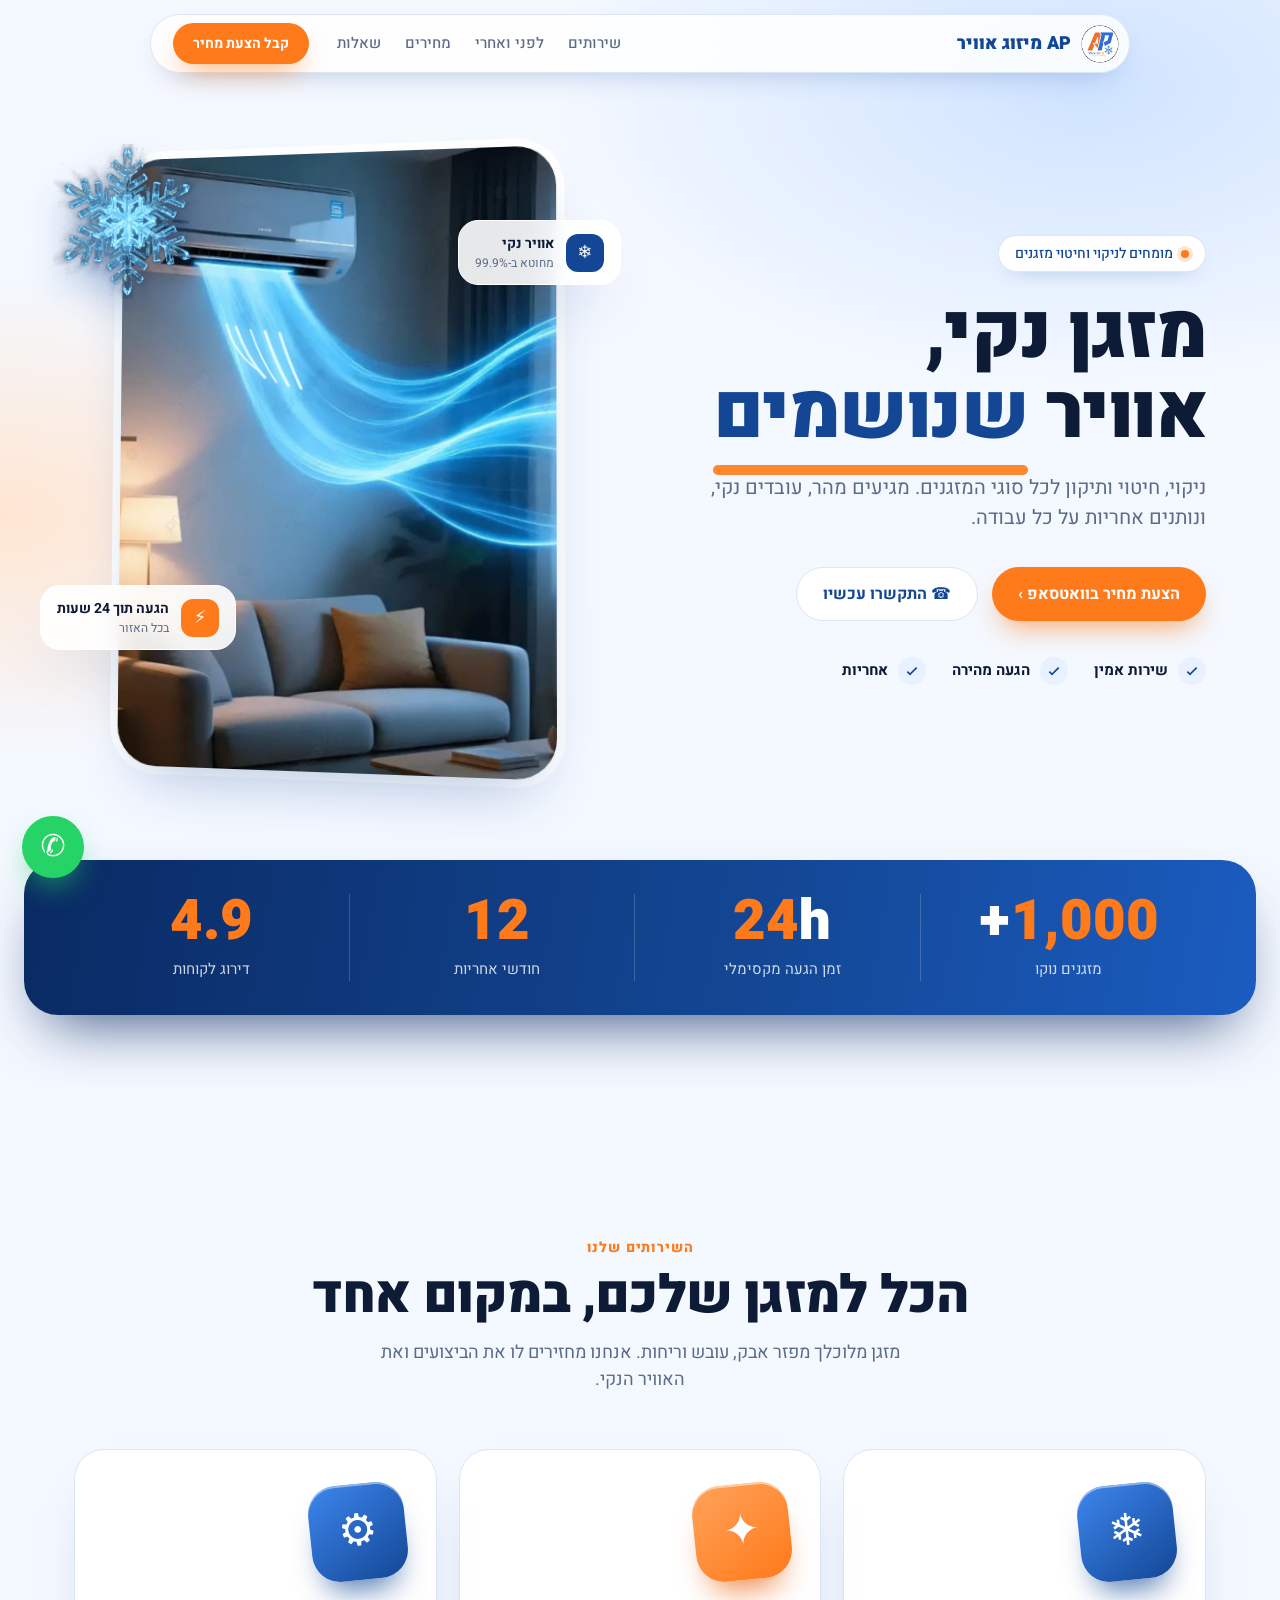
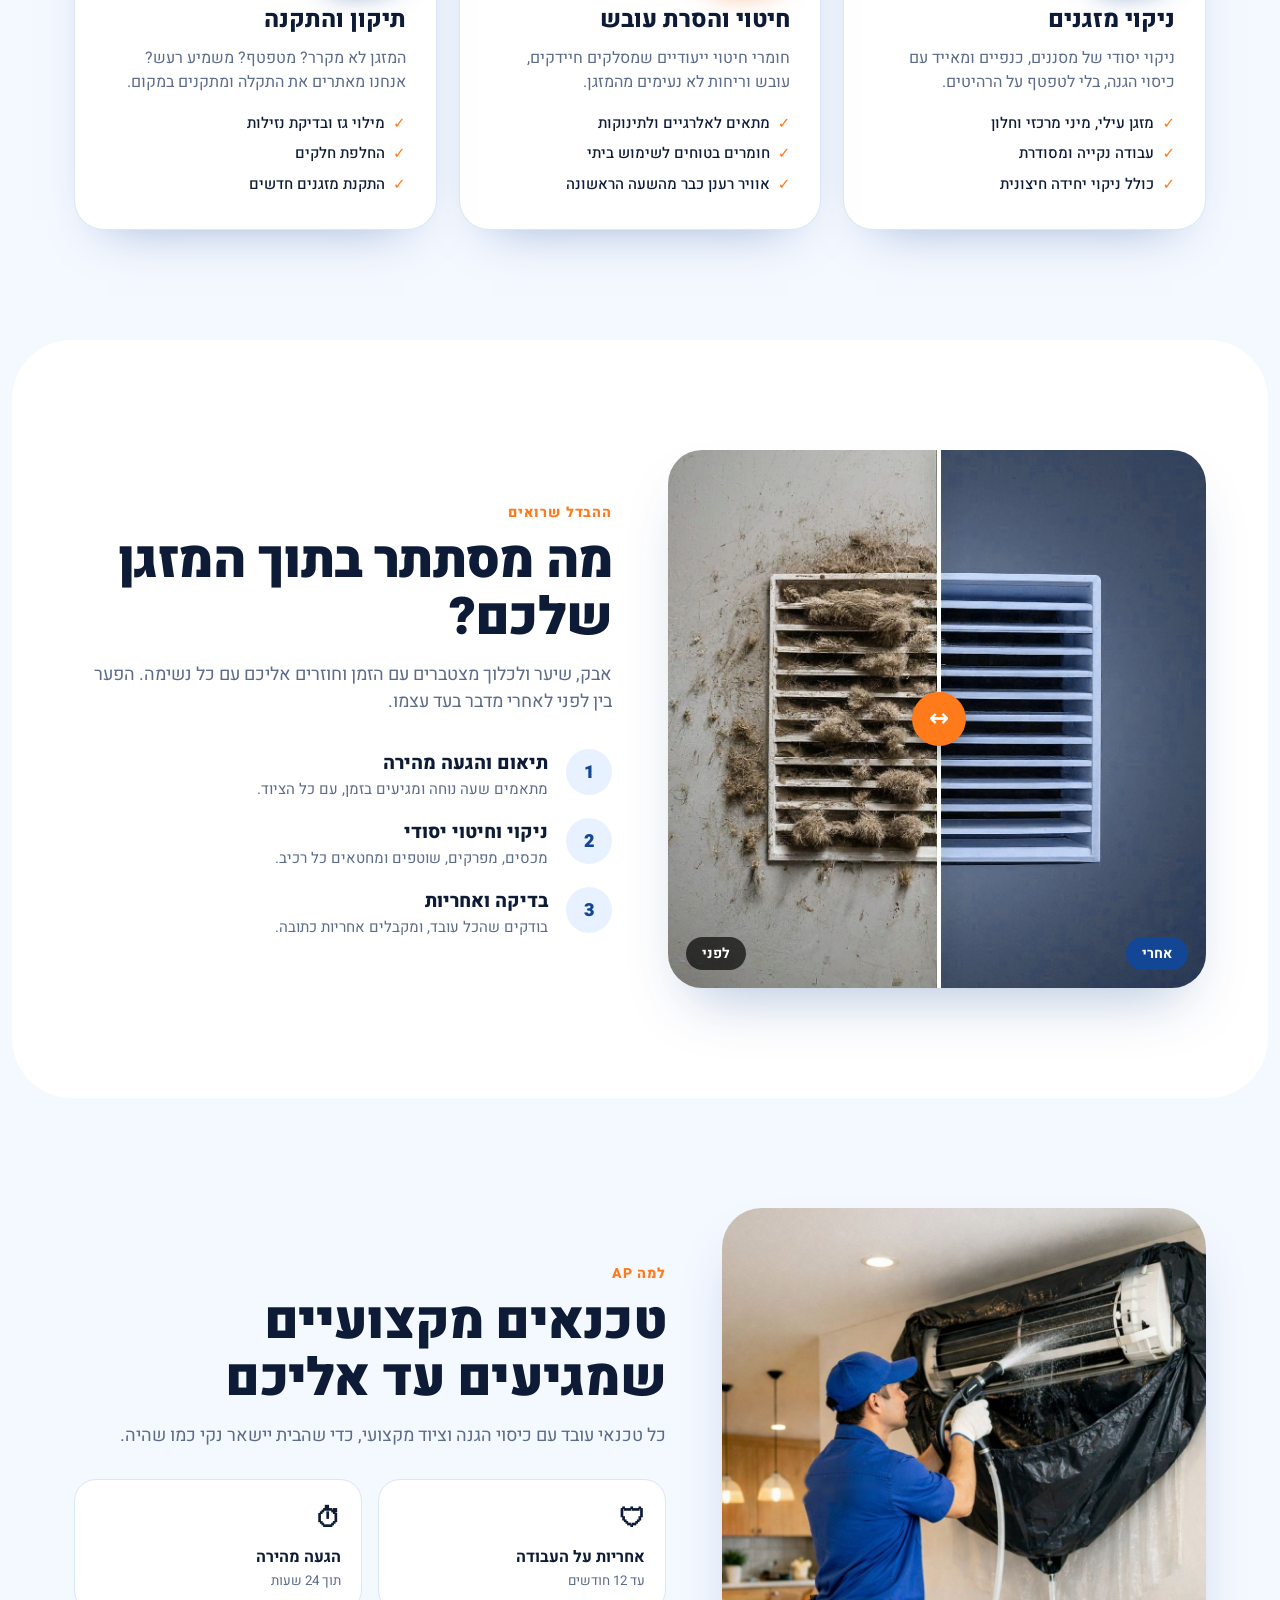
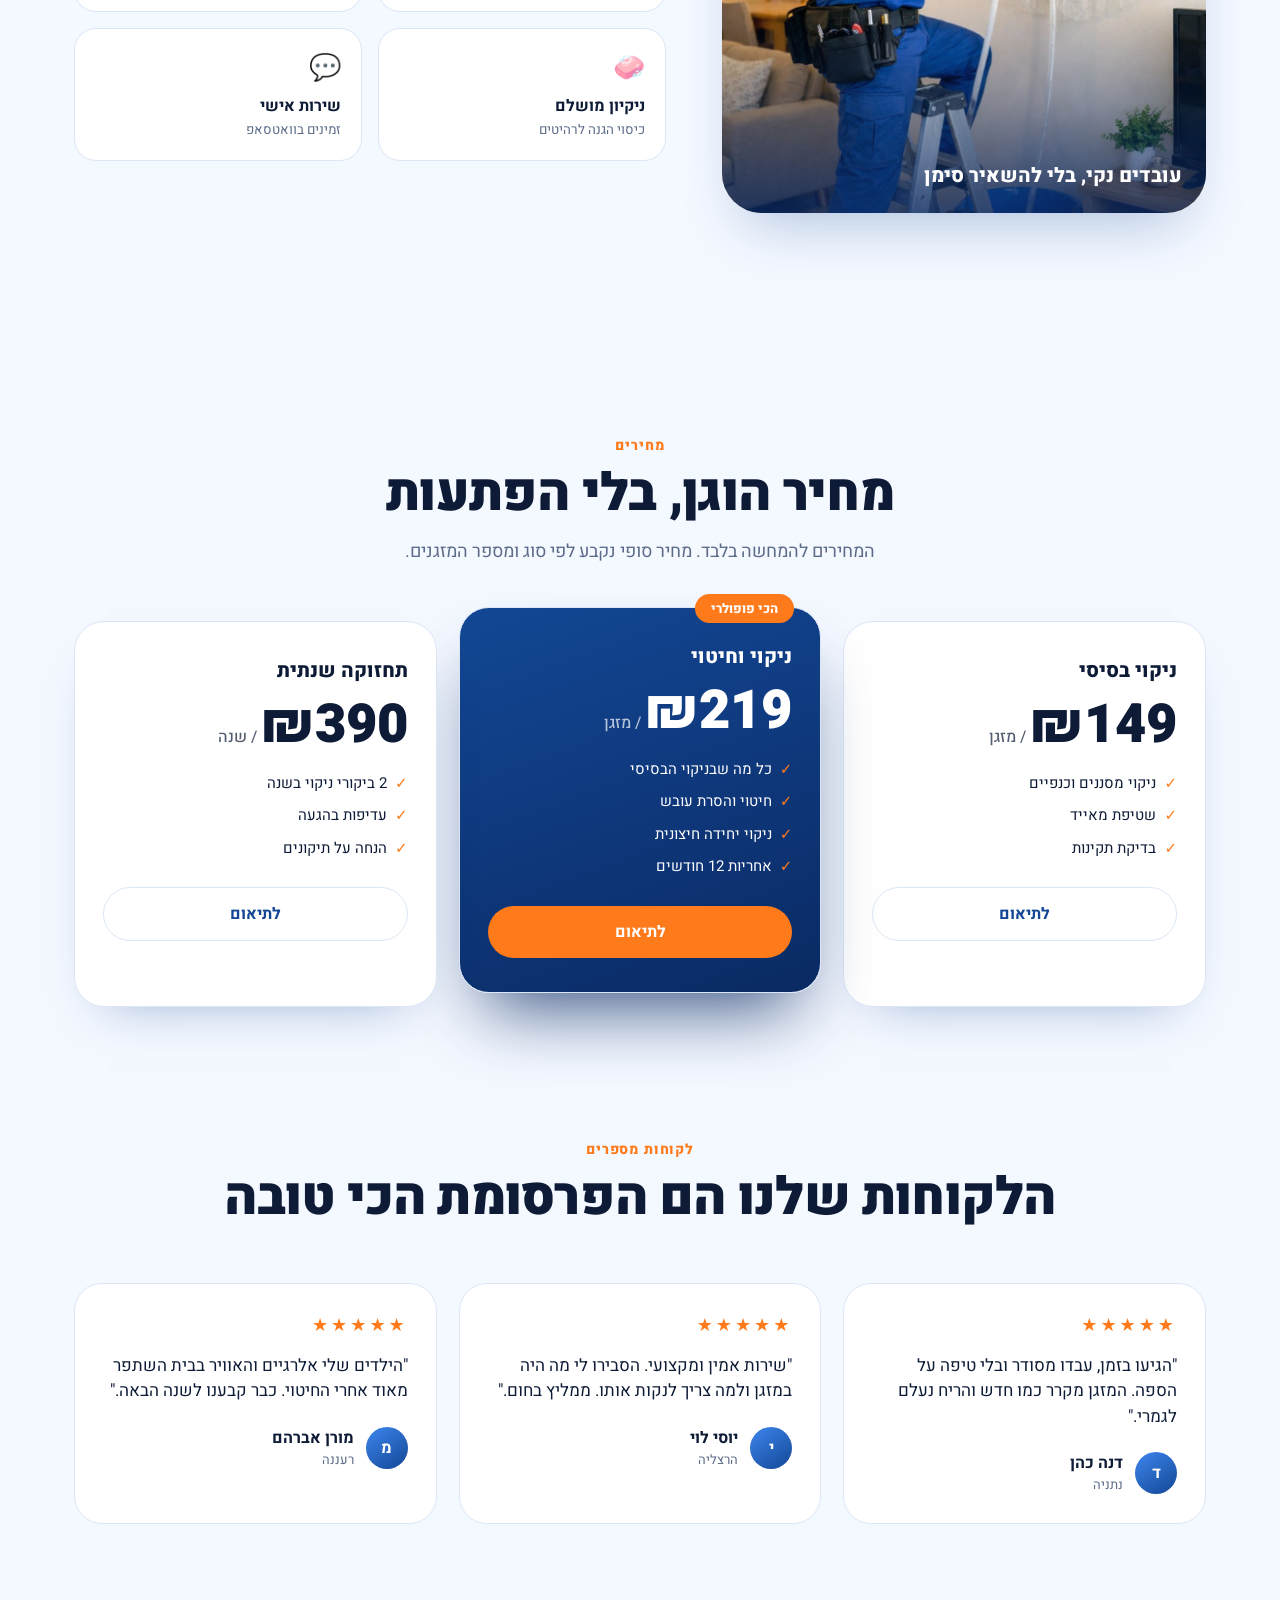
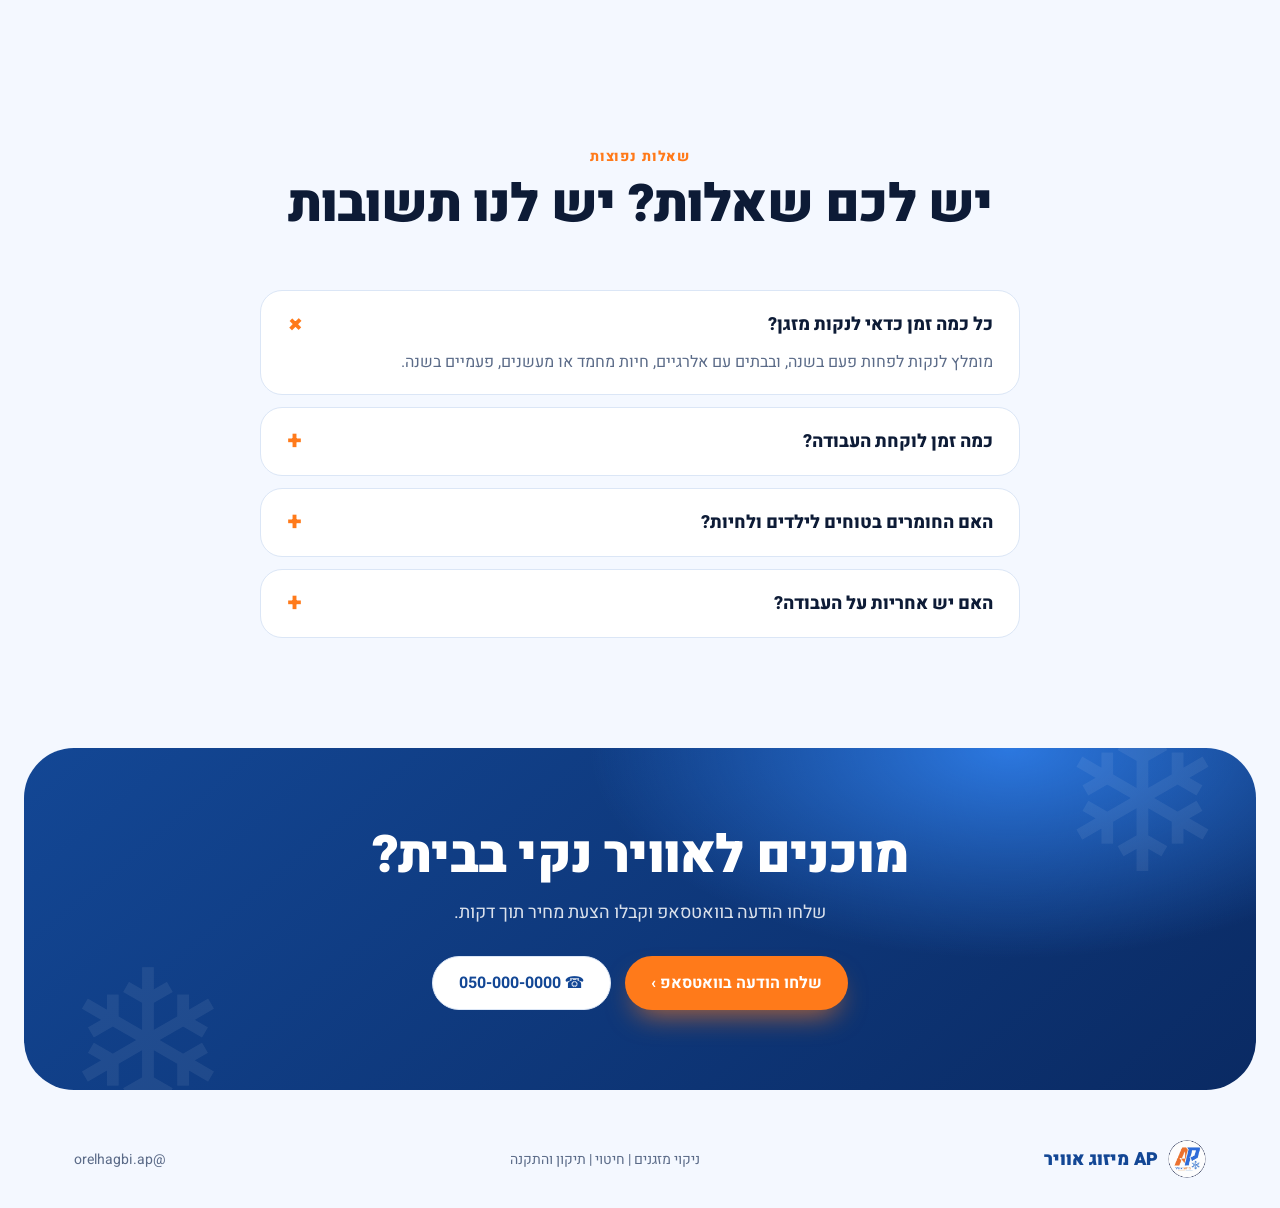
<file: ap-landing/index.html>
<!doctype html>
<html lang="he" dir="rtl">
<head>
<meta charset="utf-8">
<meta name="viewport" content="width=device-width,initial-scale=1">
<title>AP מיזוג אוויר | ניקוי וחיטוי מזגנים</title>
<link rel="preconnect" href="https://fonts.googleapis.com">
<link href="https://fonts.googleapis.com/css2?family=Heebo:wght@400;500;700;800;900&display=swap" rel="stylesheet">
<style>
:root{
  --blue:#134795;      /* גוון חולצת הטכנאי */
  --blue-deep:#0a2a63;
  --blue-soft:#e8f1ff;
  --ice:#f4f8ff;
  --orange:#ff7a1a;
  --orange-deep:#e8620a;
  --ink:#0d1b36;
  --muted:#5b6b88;
  --card:#ffffffcc;
  --line:#dbe6f6;
  --shadow:0 30px 60px -25px rgba(19,71,149,.35);
}
*{box-sizing:border-box;margin:0;padding:0}
html{scroll-behavior:smooth}
body{font-family:'Heebo',system-ui,sans-serif;color:var(--ink);background:var(--ice);overflow-x:hidden;line-height:1.5}
img{max-width:100%;display:block}
a{color:inherit;text-decoration:none}
.wrap{max-width:1180px;margin:0 auto;padding:0 24px}

/* ---------- reveal ---------- */
.rv{opacity:0;transform:translateY(34px);transition:opacity .9s cubic-bezier(.2,.7,.2,1),transform .9s cubic-bezier(.2,.7,.2,1)}
.rv.in{opacity:1;transform:none}
.rv.d1{transition-delay:.1s}.rv.d2{transition-delay:.2s}.rv.d3{transition-delay:.3s}.rv.d4{transition-delay:.4s}
.no-anim .rv{opacity:1;transform:none;transition:none}

/* ---------- intro 3D ---------- */
#intro{position:fixed;inset:0;z-index:100;display:grid;place-items:center;background:radial-gradient(circle at 50% 40%,#1b5cc0 0%,var(--blue) 45%,var(--blue-deep) 100%);perspective:1400px;overflow:hidden;transition:opacity .9s ease,visibility .9s}
#intro.done{opacity:0;visibility:hidden}
#intro .flake{position:absolute;color:#fff;opacity:.18;font-size:90px;animation:fall linear infinite}
@keyframes fall{from{transform:translateY(-15vh) rotate(0)}to{transform:translateY(115vh) rotate(360deg)}}
.scene{position:relative;width:min(70vw,420px);aspect-ratio:2/3;transform-style:preserve-3d;animation:enter 3.4s cubic-bezier(.65,0,.25,1) forwards}
.scene .card{position:absolute;inset:0;border-radius:36px;overflow:hidden;box-shadow:0 60px 120px rgba(0,0,0,.5),0 0 0 1px #ffffff40;transform:translateZ(0)}
.scene .card img{width:100%;height:100%;object-fit:cover}
.scene .glow{position:absolute;inset:-12%;border-radius:50%;background:radial-gradient(circle,#7fc4ff88,transparent 65%);transform:translateZ(-120px);filter:blur(30px)}
.scene .tag{position:absolute;bottom:-64px;left:0;right:0;text-align:center;color:#fff;font-weight:800;font-size:22px;letter-spacing:.02em;transform:translateZ(60px)}
.scene .tag small{display:block;font-weight:400;font-size:14px;opacity:.75;margin-top:4px}
@keyframes enter{
  0%{transform:rotateY(-70deg) rotateX(18deg) translateZ(-500px) scale(.7);opacity:0}
  25%{opacity:1}
  55%{transform:rotateY(14deg) rotateX(-6deg) translateZ(0) scale(1)}
  75%{transform:rotateY(-4deg) rotateX(2deg) translateZ(0) scale(1)}
  100%{transform:rotateY(0) rotateX(0) translateZ(900px) scale(1.4);opacity:0}
}
#skip{position:absolute;top:22px;left:22px;color:#fff;border:1px solid #ffffff60;background:#ffffff18;backdrop-filter:blur(8px);padding:8px 16px;border-radius:99px;font:500 14px 'Heebo';cursor:pointer;z-index:2}

/* ---------- nav ---------- */
nav{position:fixed;top:14px;inset-inline:0;z-index:50;display:flex;justify-content:center;padding:0 16px}
nav .bar{display:flex;align-items:center;gap:28px;background:#ffffffd9;backdrop-filter:blur(14px);border:1px solid var(--line);border-radius:99px;padding:8px 10px 8px 22px;box-shadow:0 12px 30px -16px rgba(19,71,149,.35);width:min(980px,100%)}
.brand{display:flex;align-items:center;gap:10px;font-weight:900;font-size:18px;color:var(--blue)}
.brand img{width:38px;height:38px;border-radius:50%}
.links{display:flex;gap:24px;margin-inline-start:auto;font-weight:500;font-size:15px;color:var(--muted)}
.links a:hover{color:var(--blue)}
.btn{display:inline-flex;align-items:center;gap:10px;padding:14px 26px;border-radius:99px;font-weight:700;font-size:16px;border:0;cursor:pointer;transition:transform .25s,box-shadow .25s,background .25s}
.btn:hover{transform:translateY(-3px)}
.btn-or{background:var(--orange);color:#fff;box-shadow:0 14px 28px -10px rgba(255,122,26,.7)}
.btn-or:hover{background:var(--orange-deep)}
.btn-bl{background:var(--blue);color:#fff;box-shadow:0 14px 28px -10px rgba(19,71,149,.6)}
.btn-gh{background:#fff;color:var(--blue);border:1px solid var(--line)}
nav .btn{padding:10px 20px;font-size:14px}

/* ---------- hero ---------- */
.hero{position:relative;padding:150px 0 90px;background:
  radial-gradient(900px 500px at 85% 10%,#cfe3ff 0%,transparent 60%),
  radial-gradient(700px 400px at 0% 60%,#ffe6d2 0%,transparent 60%),var(--ice);overflow:hidden}
.hero .wrap{display:grid;grid-template-columns:1.05fr .95fr;gap:40px;align-items:center;min-height:620px}
.pill{display:inline-flex;align-items:center;gap:8px;background:#fff;border:1px solid var(--line);border-radius:99px;padding:7px 16px;font-size:14px;font-weight:500;color:var(--blue);box-shadow:0 8px 20px -14px rgba(19,71,149,.5)}
.pill i{width:8px;height:8px;border-radius:50%;background:var(--orange);box-shadow:0 0 0 4px #ff7a1a30}
h1{font-size:clamp(40px,6vw,76px);line-height:1.04;font-weight:900;letter-spacing:-.02em;margin:22px 0 20px;color:var(--ink)}
h1 em{font-style:normal;color:var(--blue);position:relative;white-space:nowrap}
h1 em::after{content:"";position:absolute;inset-inline:0;bottom:-6px;height:10px;border-radius:99px;background:var(--orange);opacity:.9;transform:scaleX(0);transform-origin:right;animation:ul 1s 3.9s forwards cubic-bezier(.2,.7,.2,1)}
@keyframes ul{to{transform:scaleX(1)}}
.hero p.lead{font-size:20px;color:var(--muted);max-width:520px}
.cta{display:flex;gap:14px;flex-wrap:wrap;margin-top:34px}
.trust{display:flex;gap:26px;margin-top:36px;flex-wrap:wrap}
.trust div{display:flex;align-items:center;gap:10px;font-weight:700;font-size:15px}
.trust svg{width:28px;height:28px;padding:6px;border-radius:50%;background:var(--blue-soft);color:var(--blue)}

.stage{position:relative;height:620px;perspective:1200px}
.stage .room{position:absolute;inset:0 0 0 0;margin:auto;width:min(100%,440px);height:100%;border-radius:40px;overflow:hidden;box-shadow:var(--shadow),0 0 0 8px #fff;transform:rotateY(-8deg) rotateX(2deg);transition:transform .2s ease-out;will-change:transform}
.stage .room img{width:100%;height:100%;object-fit:cover}
/* animated airflow overlay */
.air{position:absolute;inset:0;pointer-events:none;mix-blend-mode:screen}
.air path{fill:none;stroke:#bfe4ff;stroke-width:3;stroke-linecap:round;stroke-dasharray:60 340;filter:drop-shadow(0 0 6px #7fc4ff);animation:flow 3.6s linear infinite}
.air path:nth-child(2){animation-delay:-.7s;stroke-width:2}
.air path:nth-child(3){animation-delay:-1.4s}
.air path:nth-child(4){animation-delay:-2.1s;stroke-width:2}
.air path:nth-child(5){animation-delay:-2.8s}
@keyframes flow{from{stroke-dashoffset:400}to{stroke-dashoffset:0}}
.chip{position:absolute;background:#ffffffe6;backdrop-filter:blur(10px);border:1px solid #fff;border-radius:20px;padding:12px 16px;box-shadow:var(--shadow);font-weight:700;font-size:14px;display:flex;align-items:center;gap:12px;animation:bob 5s ease-in-out infinite}
.chip b{display:grid;place-items:center;width:38px;height:38px;border-radius:12px;background:var(--blue);color:#fff;font-size:18px}
.chip small{display:block;font-weight:400;color:var(--muted);font-size:12px}
.c1{top:70px;right:-28px}
.c2{bottom:120px;left:-34px;animation-delay:-2s}
.c2 b{background:var(--orange)}
@keyframes bob{50%{transform:translateY(-12px)}}
.flake3d{position:absolute;width:150px;top:-6px;left:-4%;animation:spin 14s linear infinite;filter:drop-shadow(0 20px 20px rgba(19,71,149,.45));z-index:3}
@keyframes spin{from{transform:rotateY(0) rotateZ(0)}to{transform:rotateY(360deg) rotateZ(40deg)}}

/* ---------- stats ---------- */
.stats{background:linear-gradient(100deg,var(--blue-deep),var(--blue) 60%,#1b5cc0);color:#fff;border-radius:34px;margin:0 24px;position:relative;z-index:2;transform:translateY(50%);box-shadow:0 30px 60px -24px rgba(10,42,99,.8)}
.stats .wrap{display:grid;grid-template-columns:repeat(4,1fr);padding:34px 24px;gap:10px;text-align:center}
.stats .n{font-size:clamp(34px,4.6vw,56px);font-weight:900;line-height:1}
.stats .n span{color:var(--orange)}
.stats small{display:block;margin-top:8px;opacity:.8;font-size:15px}
.stats .wrap>div+div{border-inline-start:1px solid #ffffff30}

/* ---------- sections ---------- */
section{padding:110px 0}
.hero+.spacer{height:60px}
.eyebrow{display:inline-block;color:var(--orange);font-weight:800;letter-spacing:.06em;font-size:14px;margin-bottom:10px}
h2{font-size:clamp(32px,4.4vw,52px);line-height:1.1;font-weight:900;letter-spacing:-.015em}
.sub{color:var(--muted);font-size:18px;max-width:560px;margin-top:14px}
.head{margin-bottom:56px}
.head.c{text-align:center}.head.c .sub{margin-inline:auto}

.grid3{display:grid;grid-template-columns:repeat(3,1fr);gap:22px}
.svc{position:relative;background:#fff;border:1px solid var(--line);border-radius:30px;padding:34px 30px;box-shadow:0 24px 50px -34px rgba(19,71,149,.5);transition:transform .35s,box-shadow .35s;overflow:hidden}
.svc:hover{transform:translateY(-8px) rotateX(2deg);box-shadow:0 40px 60px -30px rgba(19,71,149,.55)}
.svc .ic{width:96px;height:96px;margin-bottom:22px;border-radius:28px;display:grid;place-items:center;font-size:44px;color:#fff;background:linear-gradient(145deg,#3d86ee,var(--blue));box-shadow:0 22px 30px -14px rgba(19,71,149,.75),inset 0 2px 0 #ffffff70;transform:rotate(-6deg);transition:transform .5s}
.svc:hover .ic{transform:rotate(6deg) translateY(-6px) scale(1.06)}
.svc:nth-child(2) .ic{background:linear-gradient(145deg,#ffa25a,var(--orange));box-shadow:0 22px 30px -14px rgba(232,98,10,.75),inset 0 2px 0 #ffffff80}
.svc h3{font-size:24px;font-weight:800;margin-bottom:8px}
.svc p{color:var(--muted)}
.svc ul{list-style:none;margin-top:18px;display:grid;gap:8px;font-size:15px;font-weight:500}
.svc li::before{content:"✓";color:var(--orange);font-weight:900;margin-inline-end:8px}

/* before / after */
.ba-sec{background:#fff;border-radius:60px;margin:0 12px}
.ba-grid{display:grid;grid-template-columns:1fr 1fr;gap:56px;align-items:center}
.ba{position:relative;border-radius:34px;overflow:hidden;box-shadow:var(--shadow);aspect-ratio:1/1}
.ba .sweep{position:absolute;inset:0;background:linear-gradient(100deg,transparent 40%,#ffffff55 50%,transparent 60%);transform:translateX(-120%);animation:sw 4.5s 1s infinite}
@keyframes sw{to{transform:translateX(120%)}}
.ba img{position:absolute;inset:0;width:100%;height:100%;object-fit:cover}
.ba .hdl{position:absolute;top:0;bottom:0;left:50%;width:4px;background:#fff;box-shadow:0 0 20px #0006}
.ba .hdl::after{content:"↔";position:absolute;top:50%;left:50%;transform:translate(-50%,-50%);width:54px;height:54px;border-radius:50%;background:var(--orange);color:#fff;display:grid;place-items:center;font-size:24px;font-weight:900;box-shadow:0 10px 24px #0005}
.ba .lb{position:absolute;bottom:18px;padding:6px 16px;border-radius:99px;background:#000a;color:#fff;font-size:14px;font-weight:700}
.ba .l1{left:18px}.ba .l2{right:18px;background:var(--blue)}
.steps{display:grid;gap:18px;margin-top:34px}
.step{display:flex;gap:18px;align-items:flex-start}
.step b{flex:none;width:46px;height:46px;border-radius:50%;background:var(--blue-soft);color:var(--blue);display:grid;place-items:center;font-weight:900;font-size:18px}
.step h4{font-size:19px;font-weight:800}
.step p{color:var(--muted);font-size:15px}

/* technician */
.tech{display:grid;grid-template-columns:.9fr 1.1fr;gap:56px;align-items:center}
.tech .ph{position:relative;border-radius:40px;overflow:hidden;box-shadow:var(--shadow);aspect-ratio:4/5}
.tech .ph img{width:100%;height:100%;object-fit:cover;object-position:50% 20%}
.tech .ph::after{content:"";position:absolute;inset:auto 0 0 0;height:35%;background:linear-gradient(transparent,#0a2a63cc)}
.tech .ph span{position:absolute;bottom:22px;inset-inline:24px;color:#fff;font-weight:800;font-size:20px;z-index:2}
.feat{display:grid;grid-template-columns:1fr 1fr;gap:16px;margin-top:30px}
.feat div{background:#fff;border:1px solid var(--line);border-radius:22px;padding:20px;font-weight:700}
.feat div i{display:block;font-style:normal;font-size:26px;margin-bottom:6px}
.feat small{display:block;font-weight:400;color:var(--muted);margin-top:2px}

/* pricing */
.price{background:#fff;border:1px solid var(--line);border-radius:30px;padding:34px 28px;box-shadow:0 24px 50px -34px rgba(19,71,149,.5);position:relative}
.price.hot{background:linear-gradient(160deg,var(--blue),var(--blue-deep));color:#fff;transform:translateY(-14px);box-shadow:0 40px 70px -26px rgba(10,42,99,.8)}
.price.hot::before{content:"הכי פופולרי";position:absolute;top:-14px;inset-inline-start:26px;background:var(--orange);color:#fff;padding:5px 16px;border-radius:99px;font-size:13px;font-weight:800}
.price h3{font-size:20px;font-weight:800}
.price .pr{font-size:54px;font-weight:900;margin:12px 0;line-height:1}
.price .pr small{font-size:16px;font-weight:500;opacity:.7}
.price ul{list-style:none;display:grid;gap:10px;margin:20px 0 28px;font-size:15px}
.price li::before{content:"✓";color:var(--orange);font-weight:900;margin-inline-end:8px}
.price .btn{width:100%;justify-content:center}
.price.hot .btn-gh{background:var(--orange);color:#fff;border:0}

/* reviews */
.rev{background:#fff;border:1px solid var(--line);border-radius:28px;padding:28px}
.rev .st{color:var(--orange);letter-spacing:3px;font-size:18px}
.rev p{margin:14px 0 22px;font-size:17px}
.rev .who{display:flex;align-items:center;gap:12px;font-weight:700}
.rev .who i{width:42px;height:42px;border-radius:50%;background:linear-gradient(145deg,#3d86ee,var(--blue));display:grid;place-items:center;color:#fff;font-style:normal}
.rev .who small{display:block;color:var(--muted);font-weight:400;font-size:13px}

/* faq */
.faq{max-width:760px;margin:0 auto;display:grid;gap:12px}
.faq details{background:#fff;border:1px solid var(--line);border-radius:22px;padding:20px 26px}
.faq summary{font-weight:800;font-size:18px;cursor:pointer;list-style:none;display:flex;justify-content:space-between;gap:14px}
.faq summary::after{content:"+";color:var(--orange);font-size:26px;line-height:1;transition:transform .3s}
.faq details[open] summary::after{transform:rotate(45deg)}
.faq p{color:var(--muted);margin-top:12px}

/* final cta + footer */
.final{position:relative;margin:0 24px;border-radius:50px;padding:80px 24px;text-align:center;color:#fff;background:radial-gradient(600px 300px at 80% 0,#2c78e0 0,transparent 70%),linear-gradient(140deg,var(--blue),var(--blue-deep));overflow:hidden}
.final h2{color:#fff}
.final p{opacity:.85;margin:14px auto 30px;max-width:520px;font-size:18px}
.final .fl{position:absolute;font-size:200px;opacity:.07;line-height:1}
footer{padding:50px 0 30px;color:var(--muted);font-size:14px}
footer .wrap{display:flex;flex-wrap:wrap;gap:20px;justify-content:space-between;align-items:center}
.wa{position:fixed;bottom:22px;left:22px;z-index:60;width:62px;height:62px;border-radius:50%;background:#25d366;display:grid;place-items:center;box-shadow:0 14px 30px -8px #25d366aa;font-size:30px;color:#fff;animation:pulse 2.4s infinite}
@keyframes pulse{0%{box-shadow:0 0 0 0 #25d36680}70%{box-shadow:0 0 0 22px #25d36600}100%{box-shadow:0 0 0 0 #25d36600}}

/* ---------- responsive ---------- */
@media(max-width:900px){
  .links{display:none}nav .bar{justify-content:space-between}
  .hero{padding-top:110px}
  .hero .wrap,.ba-grid,.tech{grid-template-columns:1fr}
  .hero .wrap{min-height:0}
  .stage{height:520px}
  .c1{right:-6px}.c2{left:-6px}
  .grid3{grid-template-columns:1fr}
  .stats .wrap{grid-template-columns:1fr 1fr;row-gap:26px}
  .stats .wrap>div:nth-child(3){border-inline-start:0}
  section{padding:80px 0}
  .price.hot{transform:none}
  .ba-sec{border-radius:36px}
  .flake3d{width:84px}
}
</style>
</head>
<body>

<!-- ================= כניסה תלת-ממדית ================= -->
<div id="intro">
  <button id="skip">דלג ›</button>
  <div class="scene">
    <div class="glow"></div>
    <div class="card"><img src="img/ac.jpg" alt="מזגן"></div>
    <div class="tag">AP מיזוג אוויר<small>אוויר נקי. בית שנושמים בו.</small></div>
  </div>
</div>

<nav>
  <div class="bar">
    <a class="brand" href="#top"><img src="img/logo.png" alt="AP">AP מיזוג אוויר</a>
    <div class="links"><a href="#services">שירותים</a><a href="#ba">לפני ואחרי</a><a href="#pricing">מחירים</a><a href="#faq">שאלות</a></div>
    <a class="btn btn-or" href="#contact">קבל הצעת מחיר</a>
  </div>
</nav>

<!-- ================= HERO ================= -->
<header class="hero" id="top">
  <div class="wrap">
    <div>
      <span class="pill rv"><i></i>מומחים לניקוי וחיטוי מזגנים</span>
      <h1 class="rv d1">מזגן נקי,<br>אוויר <em>שנושמים</em></h1>
      <p class="lead rv d2">ניקוי, חיטוי ותיקון לכל סוגי המזגנים. מגיעים מהר, עובדים נקי, ונותנים אחריות על כל עבודה.</p>
      <div class="cta rv d3">
        <a class="btn btn-or" href="#contact">הצעת מחיר בוואטסאפ ›</a>
        <a class="btn btn-gh" href="tel:0500000000">☎ התקשרו עכשיו</a>
      </div>
      <div class="trust rv d4">
        <div><svg viewBox="0 0 24 24" fill="none" stroke="currentColor" stroke-width="2.5"><path d="M5 13l4 4L19 7"/></svg>שירות אמין</div>
        <div><svg viewBox="0 0 24 24" fill="none" stroke="currentColor" stroke-width="2.5"><path d="M5 13l4 4L19 7"/></svg>הגעה מהירה</div>
        <div><svg viewBox="0 0 24 24" fill="none" stroke="currentColor" stroke-width="2.5"><path d="M5 13l4 4L19 7"/></svg>אחריות</div>
      </div>
    </div>

    <div class="stage rv d2" id="stage">
      <img class="flake3d" src="img/snow.png" alt="">
      <div class="room" id="room">
        <img src="img/ac.jpg" alt="מזגן מפיץ אוויר נקי">
        <svg class="air" viewBox="0 0 440 660" preserveAspectRatio="none">
          <path d="M120 175 C150 260 230 300 440 250"/>
          <path d="M135 178 C170 280 260 330 440 300"/>
          <path d="M150 180 C190 300 280 360 440 350"/>
          <path d="M110 172 C130 240 210 270 440 205"/>
          <path d="M165 182 C210 320 300 400 440 420"/>
        </svg>
      </div>
      <div class="chip c1"><b>❄</b><div>אוויר נקי<small>מחוטא ב-99.9%</small></div></div>
      <div class="chip c2"><b>⚡</b><div>הגעה תוך 24 שעות<small>בכל האזור</small></div></div>
    </div>
  </div>
</header>

<div class="stats rv">
  <div class="wrap">
    <div><div class="n"><span data-n="1000">0</span>+</div><small>מזגנים נוקו</small></div>
    <div><div class="n"><span data-n="24">0</span>h</div><small>זמן הגעה מקסימלי</small></div>
    <div><div class="n"><span data-n="12">0</span></div><small>חודשי אחריות</small></div>
    <div><div class="n"><span data-n="49" data-dec="1">0</span></div><small>דירוג לקוחות</small></div>
  </div>
</div>
<div style="height:110px"></div>

<!-- ================= שירותים ================= -->
<section id="services">
  <div class="wrap">
    <div class="head c rv"><span class="eyebrow">השירותים שלנו</span><h2>הכל למזגן שלכם, במקום אחד</h2><p class="sub">מזגן מלוכלך מפזר אבק, עובש וריחות. אנחנו מחזירים לו את הביצועים ואת האוויר הנקי.</p></div>
    <div class="grid3">
      <div class="svc rv"><div class="ic">❄</div><h3>ניקוי מזגנים</h3><p>ניקוי יסודי של מסננים, כנפיים ומאייד עם כיסוי הגנה, בלי לטפטף על הרהיטים.</p><ul><li>מזגן עילי, מיני מרכזי וחלון</li><li>עבודה נקייה ומסודרת</li><li>כולל ניקוי יחידה חיצונית</li></ul></div>
      <div class="svc rv d1"><div class="ic">✦</div><h3>חיטוי והסרת עובש</h3><p>חומרי חיטוי ייעודיים שמסלקים חיידקים, עובש וריחות לא נעימים מהמזגן.</p><ul><li>מתאים לאלרגיים ולתינוקות</li><li>חומרים בטוחים לשימוש ביתי</li><li>אוויר רענן כבר מהשעה הראשונה</li></ul></div>
      <div class="svc rv d2"><div class="ic">⚙</div><h3>תיקון והתקנה</h3><p>המזגן לא מקרר? מטפטף? משמיע רעש? אנחנו מאתרים את התקלה ומתקנים במקום.</p><ul><li>מילוי גז ובדיקת נזילות</li><li>החלפת חלקים</li><li>התקנת מזגנים חדשים</li></ul></div>
    </div>
  </div>
</section>

<!-- ================= לפני ואחרי ================= -->
<section class="ba-sec" id="ba">
  <div class="wrap ba-grid">
    <div class="ba rv" id="ba-box">
      <img src="img/ba.jpg" alt="לפני ואחרי ניקוי">
      <span class="lb l1">לפני</span><span class="lb l2">אחרי</span>
      <div class="hdl"></div><div class="sweep"></div>
    </div>
    <div>
      <div class="rv"><span class="eyebrow">ההבדל שרואים</span><h2>מה מסתתר בתוך המזגן שלכם?</h2><p class="sub">אבק, שיער ולכלוך מצטברים עם הזמן וחוזרים אליכם עם כל נשימה. הפער בין לפני לאחרי מדבר בעד עצמו.</p></div>
      <div class="steps">
        <div class="step rv d1"><b>1</b><div><h4>תיאום והגעה מהירה</h4><p>מתאמים שעה נוחה ומגיעים בזמן, עם כל הציוד.</p></div></div>
        <div class="step rv d2"><b>2</b><div><h4>ניקוי וחיטוי יסודי</h4><p>מכסים, מפרקים, שוטפים ומחטאים כל רכיב.</p></div></div>
        <div class="step rv d3"><b>3</b><div><h4>בדיקה ואחריות</h4><p>בודקים שהכל עובד, ומקבלים אחריות כתובה.</p></div></div>
      </div>
    </div>
  </div>
</section>

<!-- ================= טכנאי ================= -->
<section>
  <div class="wrap tech">
    <div class="ph rv"><img src="img/tech.jpg" alt="טכנאי מנקה מזגן"><span>עובדים נקי, בלי להשאיר סימן</span></div>
    <div>
      <div class="rv"><span class="eyebrow">למה AP</span><h2>טכנאים מקצועיים שמגיעים עד אליכם</h2><p class="sub">כל טכנאי עובד עם כיסוי הגנה וציוד מקצועי, כדי שהבית יישאר נקי כמו שהיה.</p></div>
      <div class="feat">
        <div class="rv d1"><i>🛡</i>אחריות על העבודה<small>עד 12 חודשים</small></div>
        <div class="rv d2"><i>⏱</i>הגעה מהירה<small>תוך 24 שעות</small></div>
        <div class="rv d3"><i>🧼</i>ניקיון מושלם<small>כיסוי הגנה לרהיטים</small></div>
        <div class="rv d4"><i>💬</i>שירות אישי<small>זמינים בוואטסאפ</small></div>
      </div>
    </div>
  </div>
</section>

<!-- ================= מחירים ================= -->
<section id="pricing">
  <div class="wrap">
    <div class="head c rv"><span class="eyebrow">מחירים</span><h2>מחיר הוגן, בלי הפתעות</h2><p class="sub">המחירים להמחשה בלבד. מחיר סופי נקבע לפי סוג ומספר המזגנים.</p></div>
    <div class="grid3">
      <div class="price rv"><h3>ניקוי בסיסי</h3><div class="pr">₪149<small> / מזגן</small></div><ul><li>ניקוי מסננים וכנפיים</li><li>שטיפת מאייד</li><li>בדיקת תקינות</li></ul><a class="btn btn-gh" href="#contact">לתיאום</a></div>
      <div class="price hot rv d1"><h3>ניקוי וחיטוי</h3><div class="pr">₪219<small> / מזגן</small></div><ul><li>כל מה שבניקוי הבסיסי</li><li>חיטוי והסרת עובש</li><li>ניקוי יחידה חיצונית</li><li>אחריות 12 חודשים</li></ul><a class="btn btn-gh" href="#contact">לתיאום</a></div>
      <div class="price rv d2"><h3>תחזוקה שנתית</h3><div class="pr">₪390<small> / שנה</small></div><ul><li>2 ביקורי ניקוי בשנה</li><li>עדיפות בהגעה</li><li>הנחה על תיקונים</li></ul><a class="btn btn-gh" href="#contact">לתיאום</a></div>
    </div>
  </div>
</section>

<!-- ================= המלצות ================= -->
<section style="padding-top:20px">
  <div class="wrap">
    <div class="head c rv"><span class="eyebrow">לקוחות מספרים</span><h2>הלקוחות שלנו הם הפרסומת הכי טובה</h2></div>
    <div class="grid3">
      <div class="rev rv"><div class="st">★★★★★</div><p>"הגיעו בזמן, עבדו מסודר ובלי טיפה על הספה. המזגן מקרר כמו חדש והריח נעלם לגמרי."</p><div class="who"><i>ד</i><div>דנה כהן<small>נתניה</small></div></div></div>
      <div class="rev rv d1"><div class="st">★★★★★</div><p>"שירות אמין ומקצועי. הסבירו לי מה היה במזגן ולמה צריך לנקות אותו. ממליץ בחום."</p><div class="who"><i>י</i><div>יוסי לוי<small>הרצליה</small></div></div></div>
      <div class="rev rv d2"><div class="st">★★★★★</div><p>"הילדים שלי אלרגיים והאוויר בבית השתפר מאוד אחרי החיטוי. כבר קבענו לשנה הבאה."</p><div class="who"><i>מ</i><div>מורן אברהם<small>רעננה</small></div></div></div>
    </div>
  </div>
</section>

<!-- ================= שאלות ================= -->
<section id="faq">
  <div class="wrap">
    <div class="head c rv"><span class="eyebrow">שאלות נפוצות</span><h2>יש לכם שאלות? יש לנו תשובות</h2></div>
    <div class="faq rv">
      <details open><summary>כל כמה זמן כדאי לנקות מזגן?</summary><p>מומלץ לנקות לפחות פעם בשנה, ובבתים עם אלרגיים, חיות מחמד או מעשנים, פעמיים בשנה.</p></details>
      <details><summary>כמה זמן לוקחת העבודה?</summary><p>ניקוי וחיטוי של מזגן אחד אורך כ-45 דקות עד שעה.</p></details>
      <details><summary>האם החומרים בטוחים לילדים ולחיות?</summary><p>כן. אנחנו משתמשים בחומרי חיטוי ייעודיים לשימוש ביתי, ומאווררים את החדר בסיום.</p></details>
      <details><summary>האם יש אחריות על העבודה?</summary><p>כן, אחריות על כל עבודה. הפרטים נקבעים לפי סוג השירות.</p></details>
    </div>
  </div>
</section>

<!-- ================= CTA ================= -->
<div class="final rv" id="contact">
  <div class="fl" style="top:-40px;right:30px">❄</div><div class="fl" style="bottom:-60px;left:40px">❄</div>
  <h2>מוכנים לאוויר נקי בבית?</h2>
  <p>שלחו הודעה בוואטסאפ וקבלו הצעת מחיר תוך דקות.</p>
  <div style="display:flex;gap:14px;justify-content:center;flex-wrap:wrap;position:relative">
    <a class="btn btn-or" href="https://wa.me/972500000000">שלחו הודעה בוואטסאפ ›</a>
    <a class="btn btn-gh" href="tel:0500000000">☎ 050-000-0000</a>
  </div>
</div>

<footer>
  <div class="wrap">
    <a class="brand" href="#top"><img src="img/logo.png" alt="AP">AP מיזוג אוויר</a>
    <span>ניקוי מזגנים | חיטוי | תיקון והתקנה</span>
    <span>@orelhagbi.ap</span>
  </div>
</footer>
<a class="wa" href="https://wa.me/972500000000" aria-label="וואטסאפ">✆</a>

<script>
const q=new URLSearchParams(location.search);
const intro=document.getElementById('intro');
if(q.has('static')){document.documentElement.classList.add('no-anim');intro.remove();document.body.classList.add('static')}
// בדיקות/צילום: ?static מדלג על הכניסה ומציג הכל
let reduce=matchMedia('(prefers-reduced-motion:reduce)').matches;
if(intro&&!reduce){setTimeout(()=>intro.classList.add('done'),3000);setTimeout(()=>intro.remove(),4000)}
else if(intro){intro.remove()}
document.getElementById('skip')?.addEventListener('click',()=>{intro.classList.add('done');setTimeout(()=>intro.remove(),900)});
// flakes in intro
if(intro){for(let i=0;i<14;i++){const f=document.createElement('span');f.className='flake';f.textContent='❄';f.style.cssText=`left:${Math.random()*100}%;font-size:${30+Math.random()*80}px;animation-duration:${7+Math.random()*9}s;animation-delay:${-Math.random()*10}s`;intro.appendChild(f)}}

// reveal
const io=new IntersectionObserver(es=>es.forEach(e=>{if(e.isIntersecting){e.target.classList.add('in');io.unobserve(e.target)}}),{threshold:.15});
document.querySelectorAll('.rv').forEach(el=>io.observe(el));
if(q.has('static'))document.querySelectorAll('.rv').forEach(el=>el.classList.add('in'));

// counters
function count(el){const t=+el.dataset.n,dec=el.dataset.dec?1:0,s=performance.now();(function f(n){const p=Math.min(1,(n-s)/1600),v=t*(1-Math.pow(1-p,3));el.textContent=dec?(v/10).toFixed(1):Math.round(v).toLocaleString('en');if(p<1)requestAnimationFrame(f)})(s)}
const co=new IntersectionObserver(es=>es.forEach(e=>{if(e.isIntersecting){count(e.target);co.unobserve(e.target)}}),{threshold:.6});
document.querySelectorAll('[data-n]').forEach(el=>{co.observe(el);if(q.has('static')){const t=+el.dataset.n;el.textContent=el.dataset.dec?(t/10).toFixed(1):t.toLocaleString('en')}});

// 3D tilt on hero image
const stage=document.getElementById('stage'),room=document.getElementById('room');
stage.addEventListener('pointermove',e=>{const r=stage.getBoundingClientRect(),x=(e.clientX-r.left)/r.width-.5,y=(e.clientY-r.top)/r.height-.5;room.style.transform=`rotateY(${-8+x*18}deg) rotateX(${2-y*12}deg)`});
stage.addEventListener('pointerleave',()=>room.style.transform='');

</script>
</body>
</html>
</file>
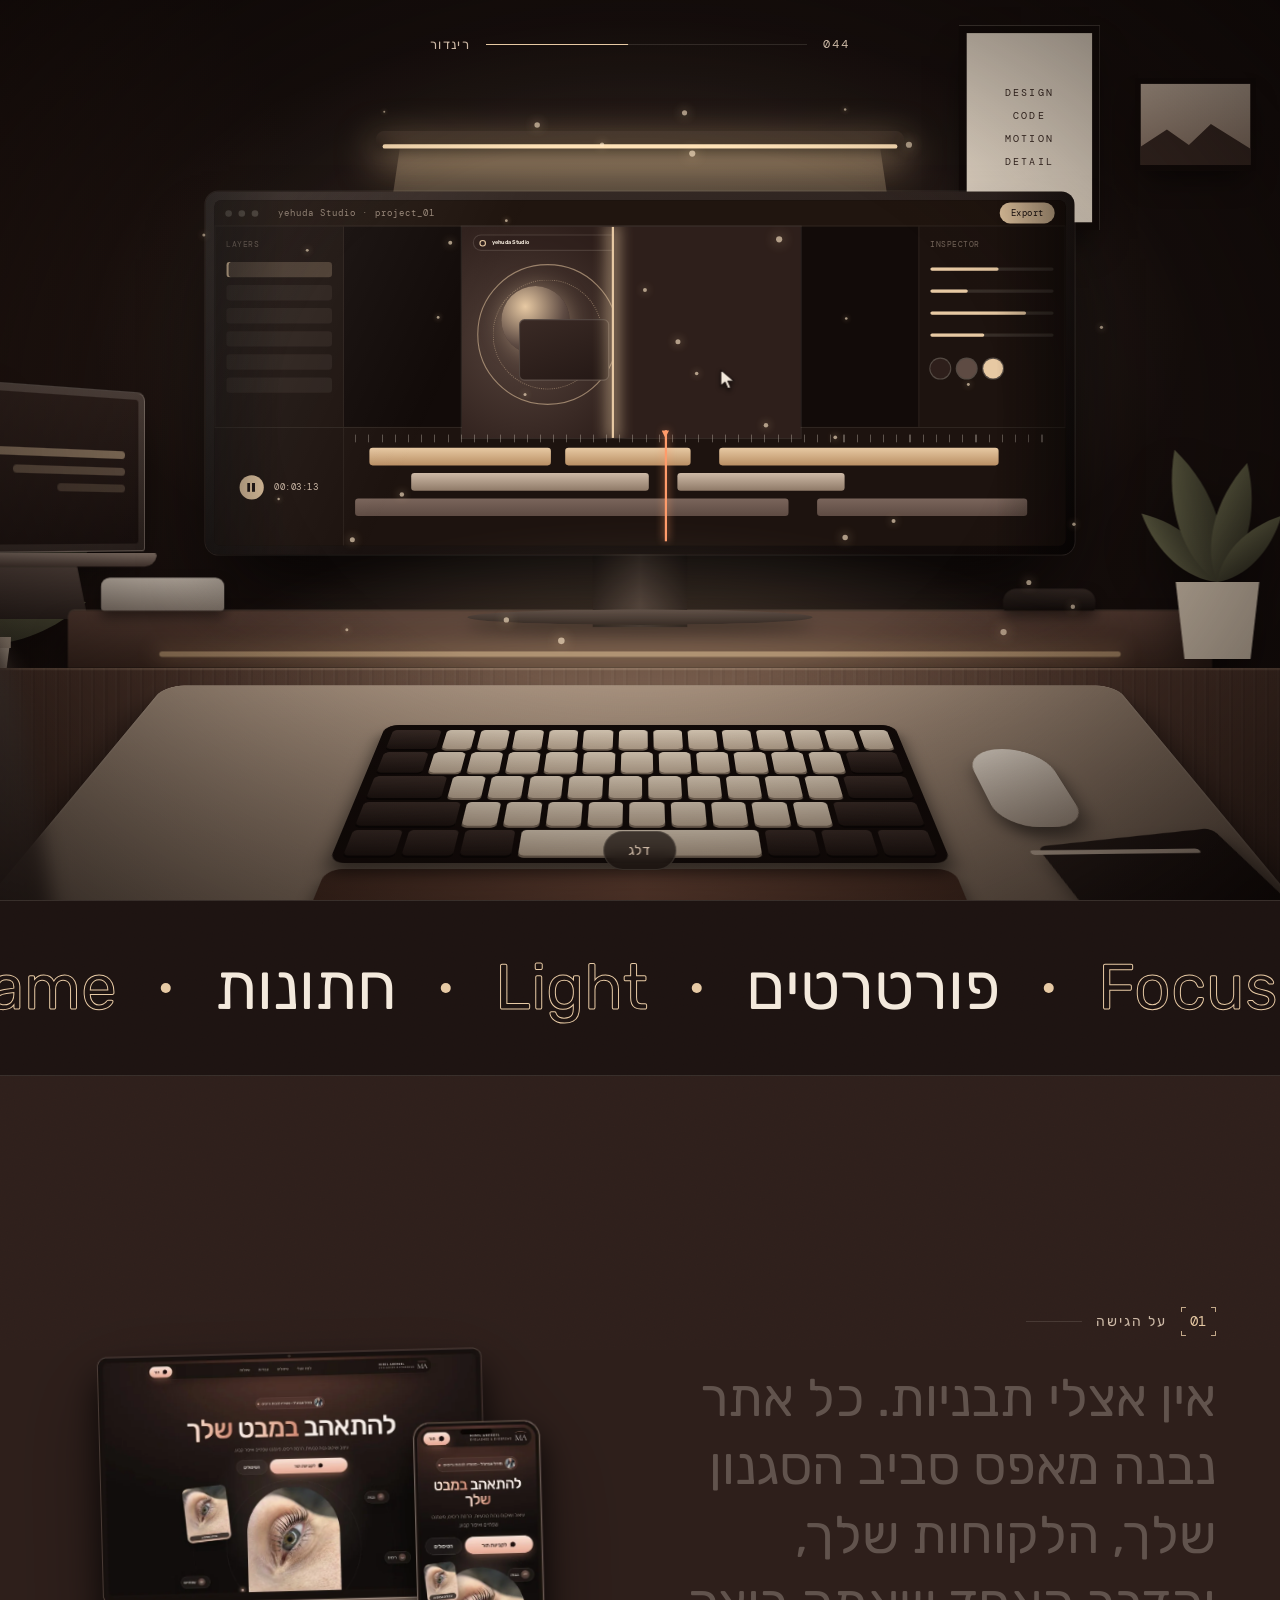
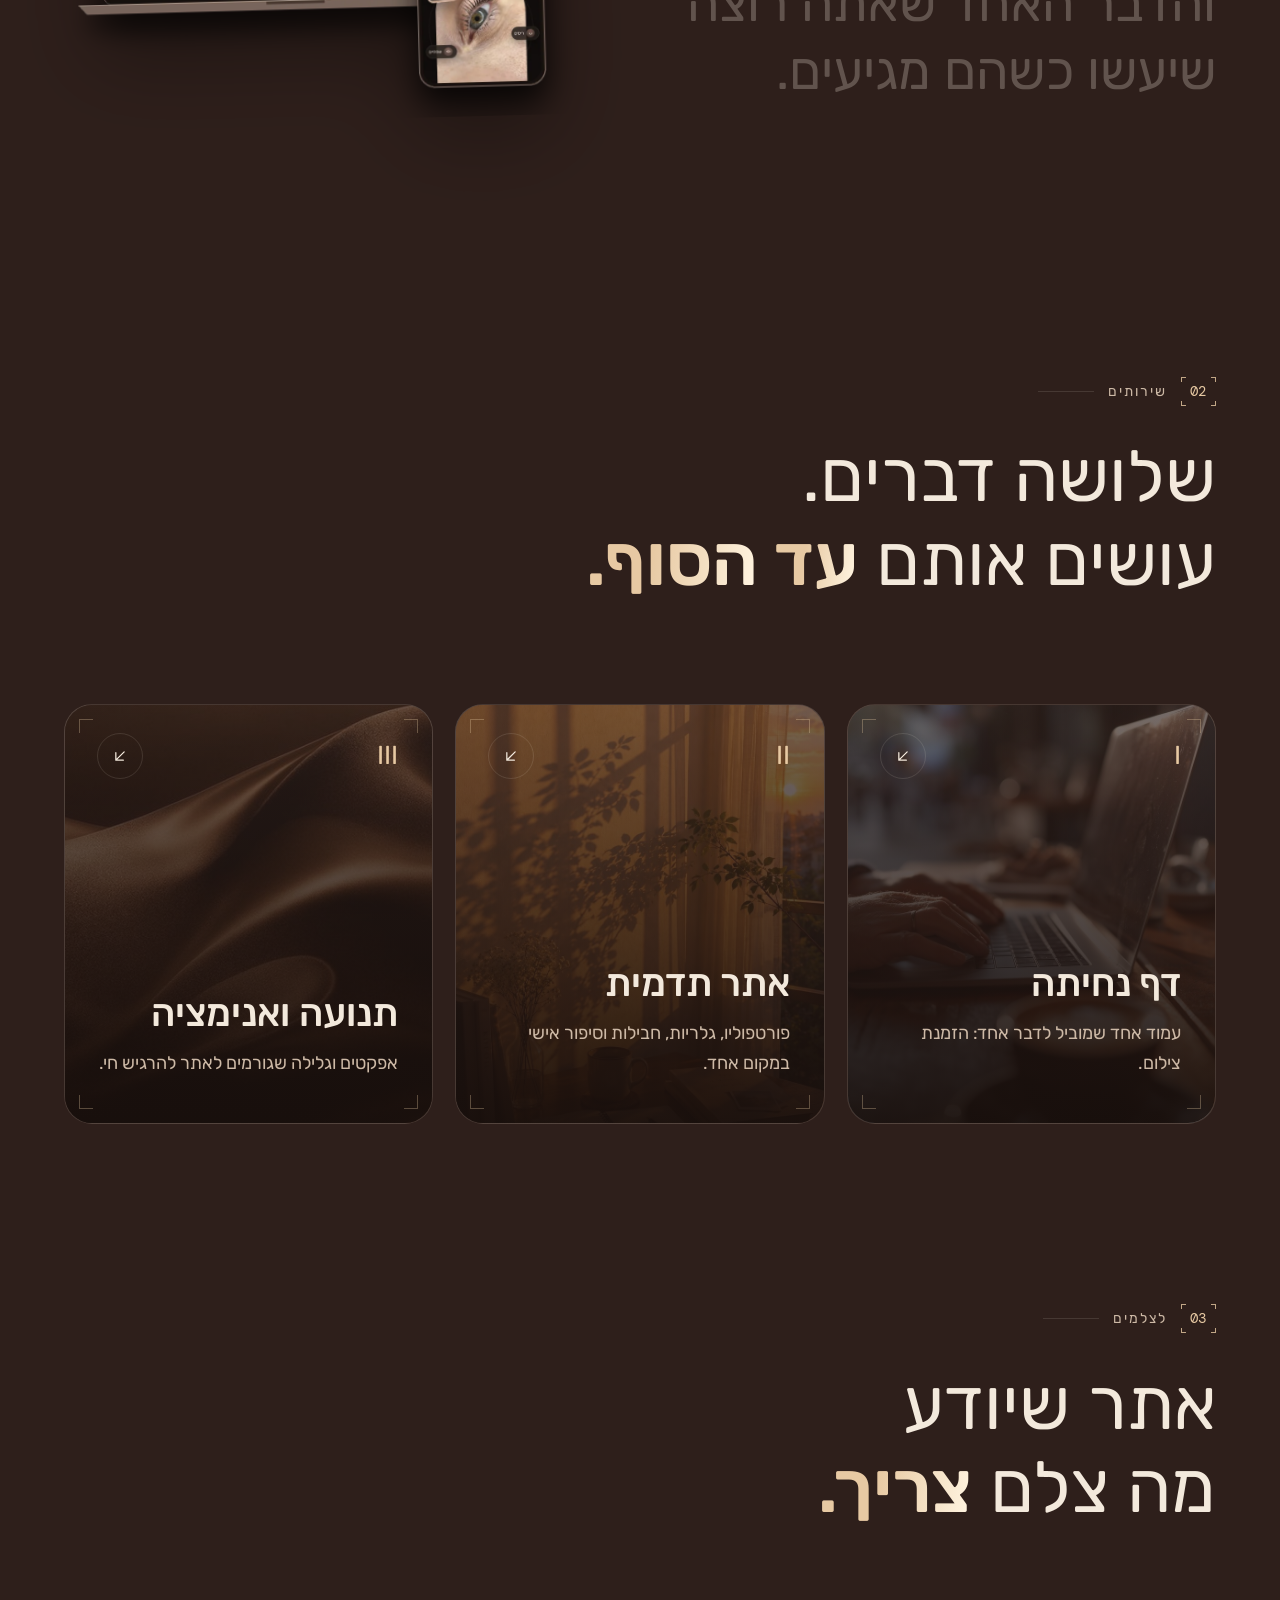
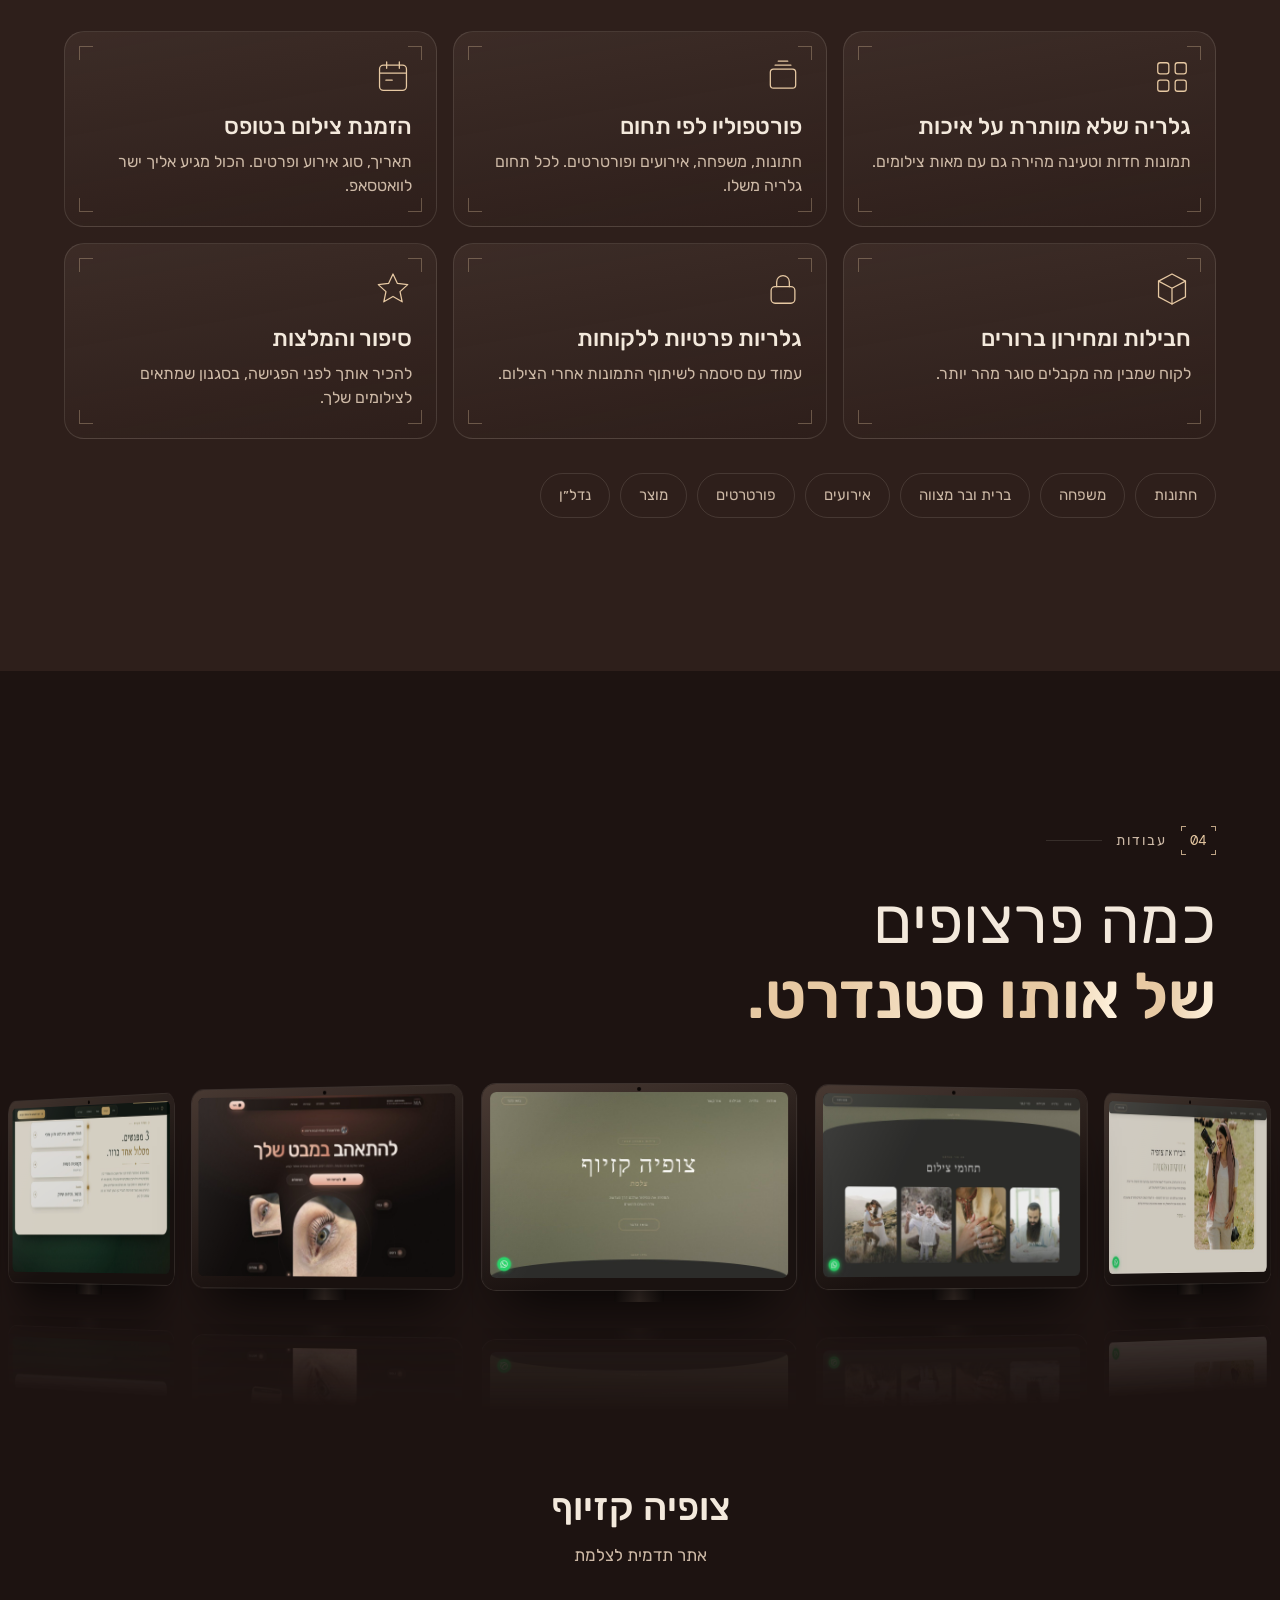
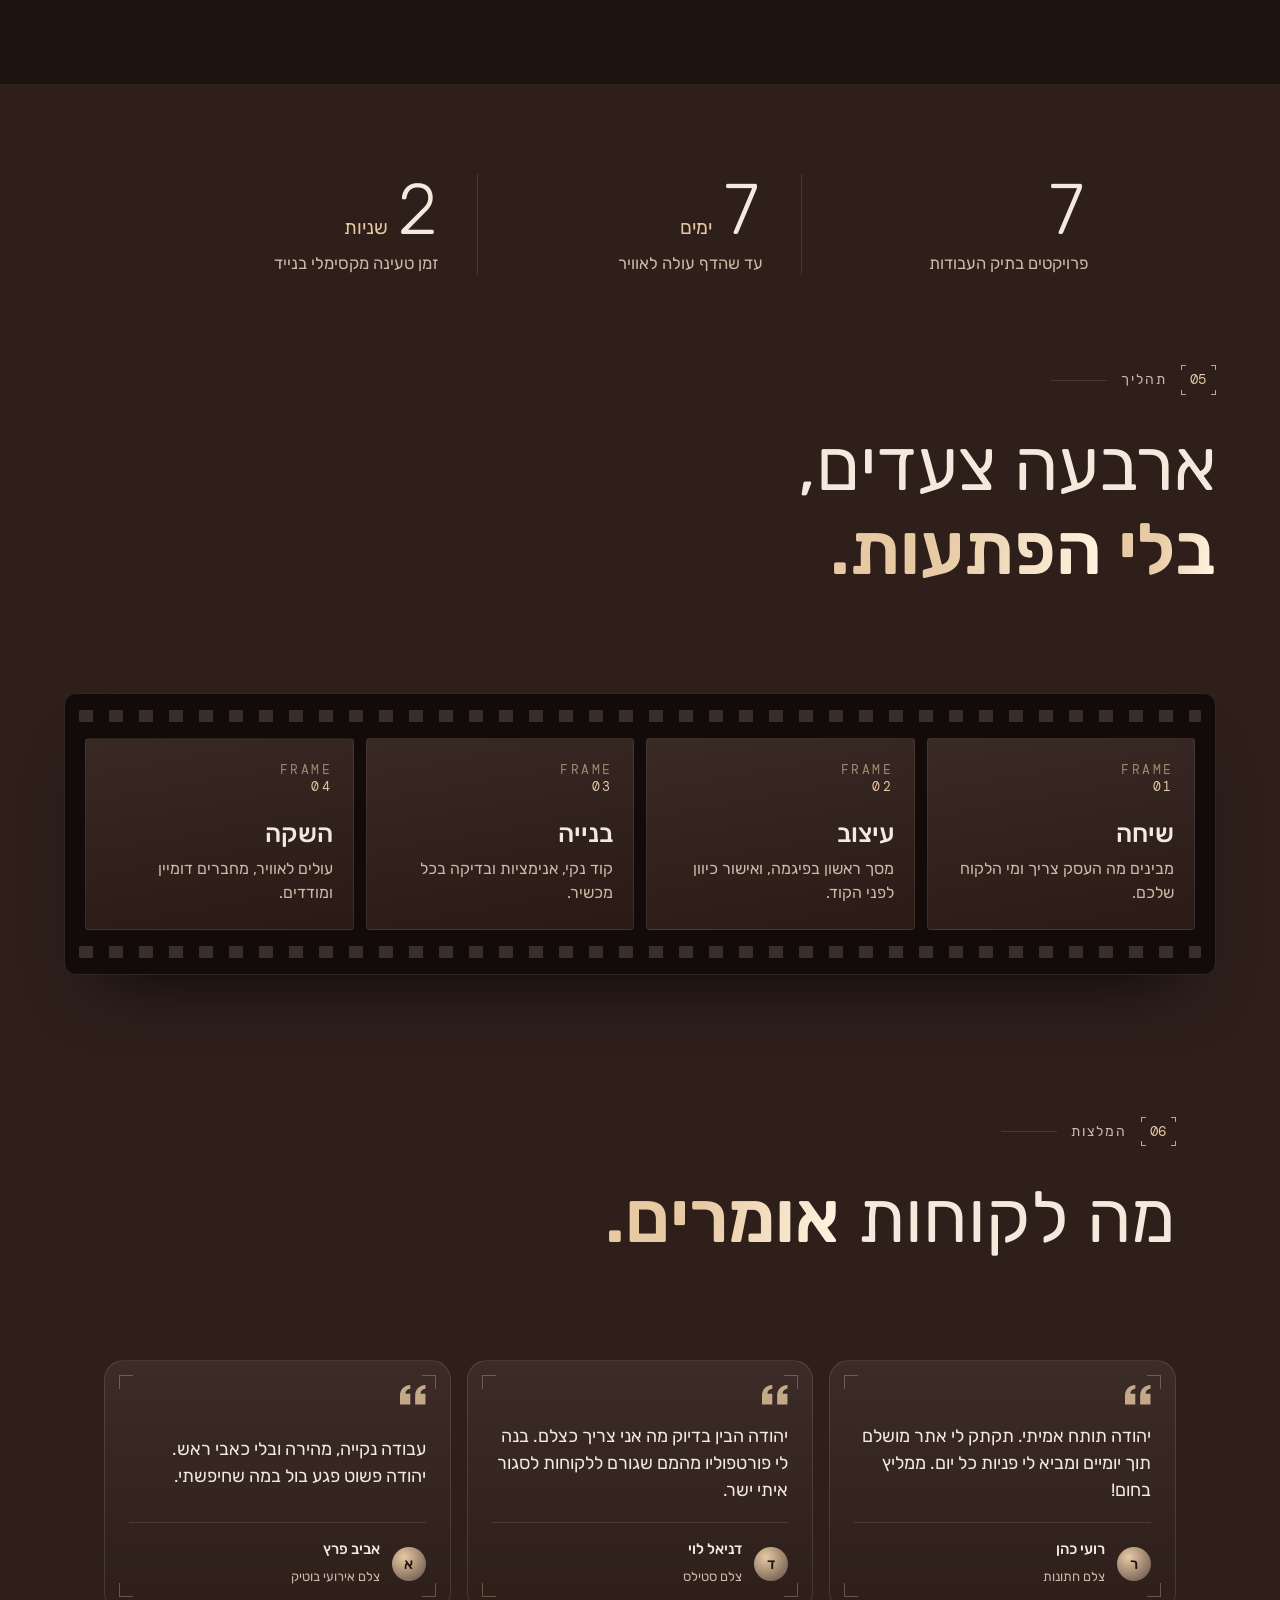
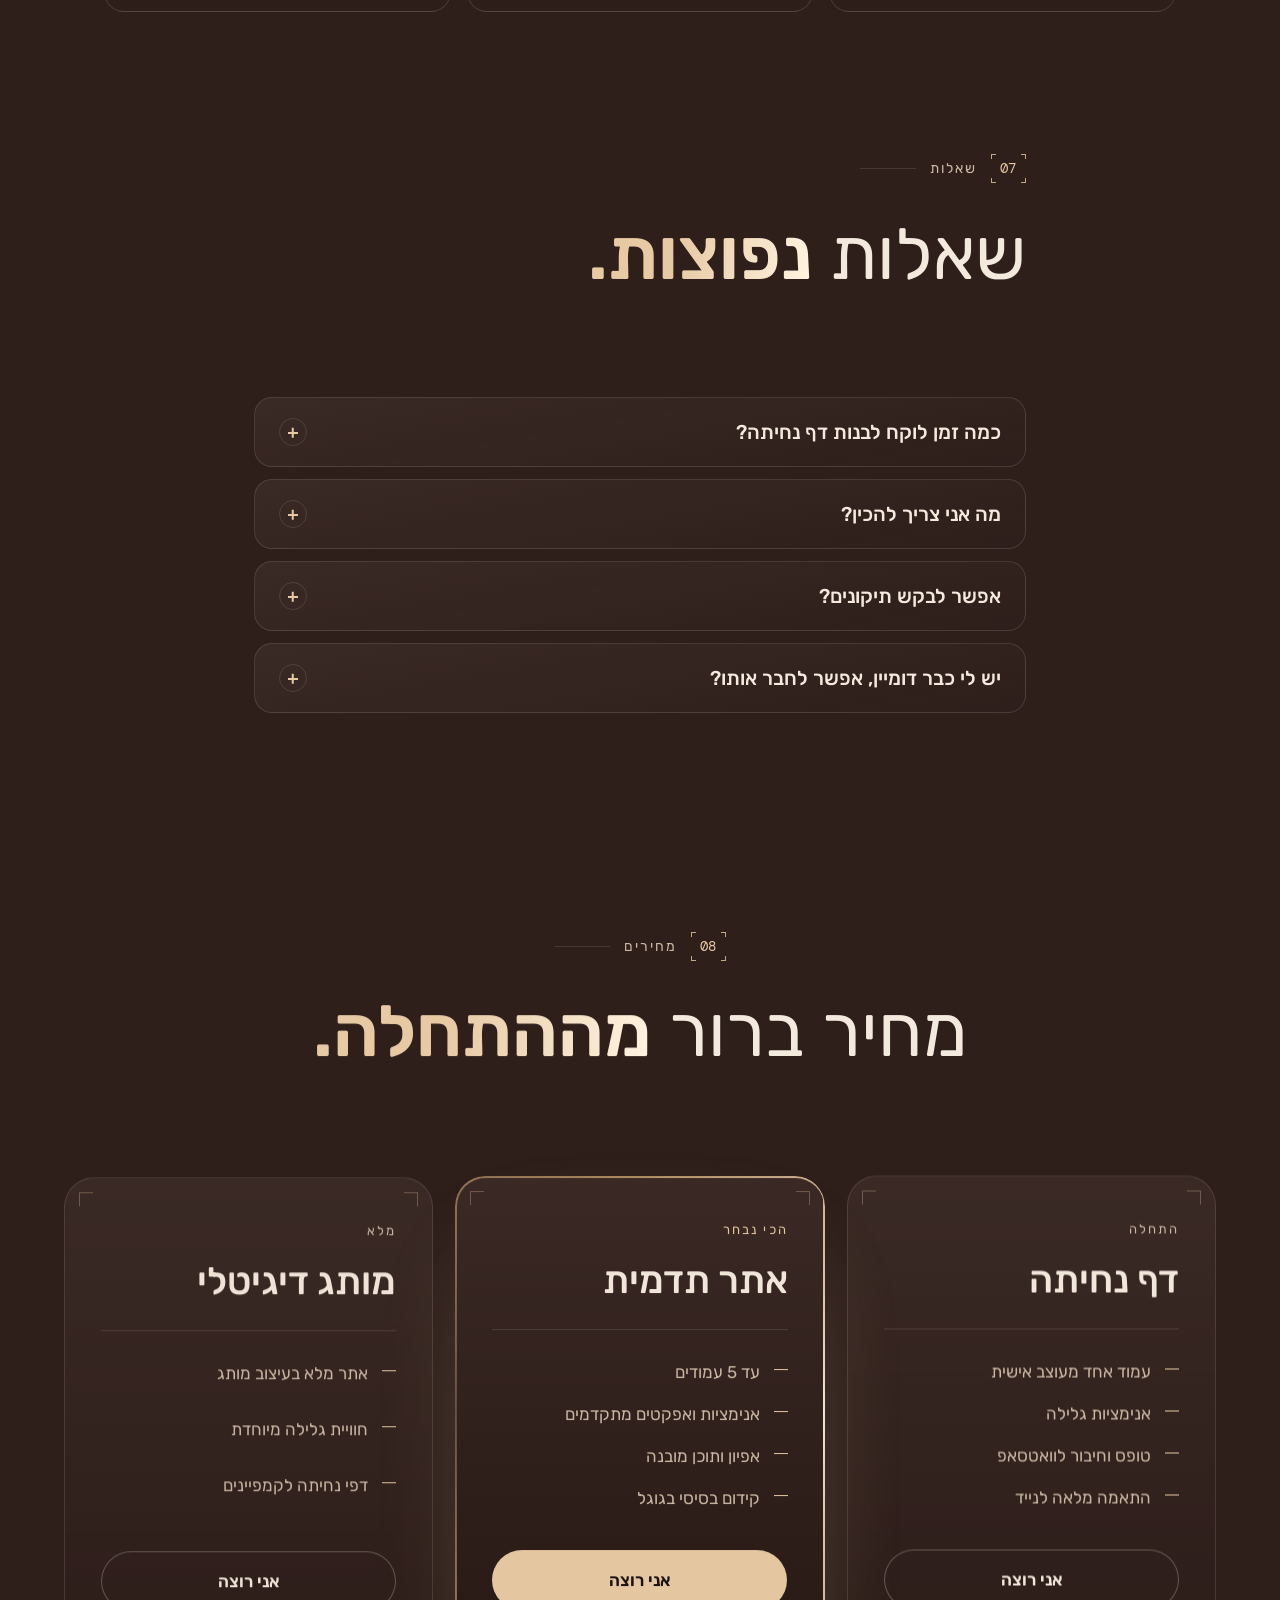
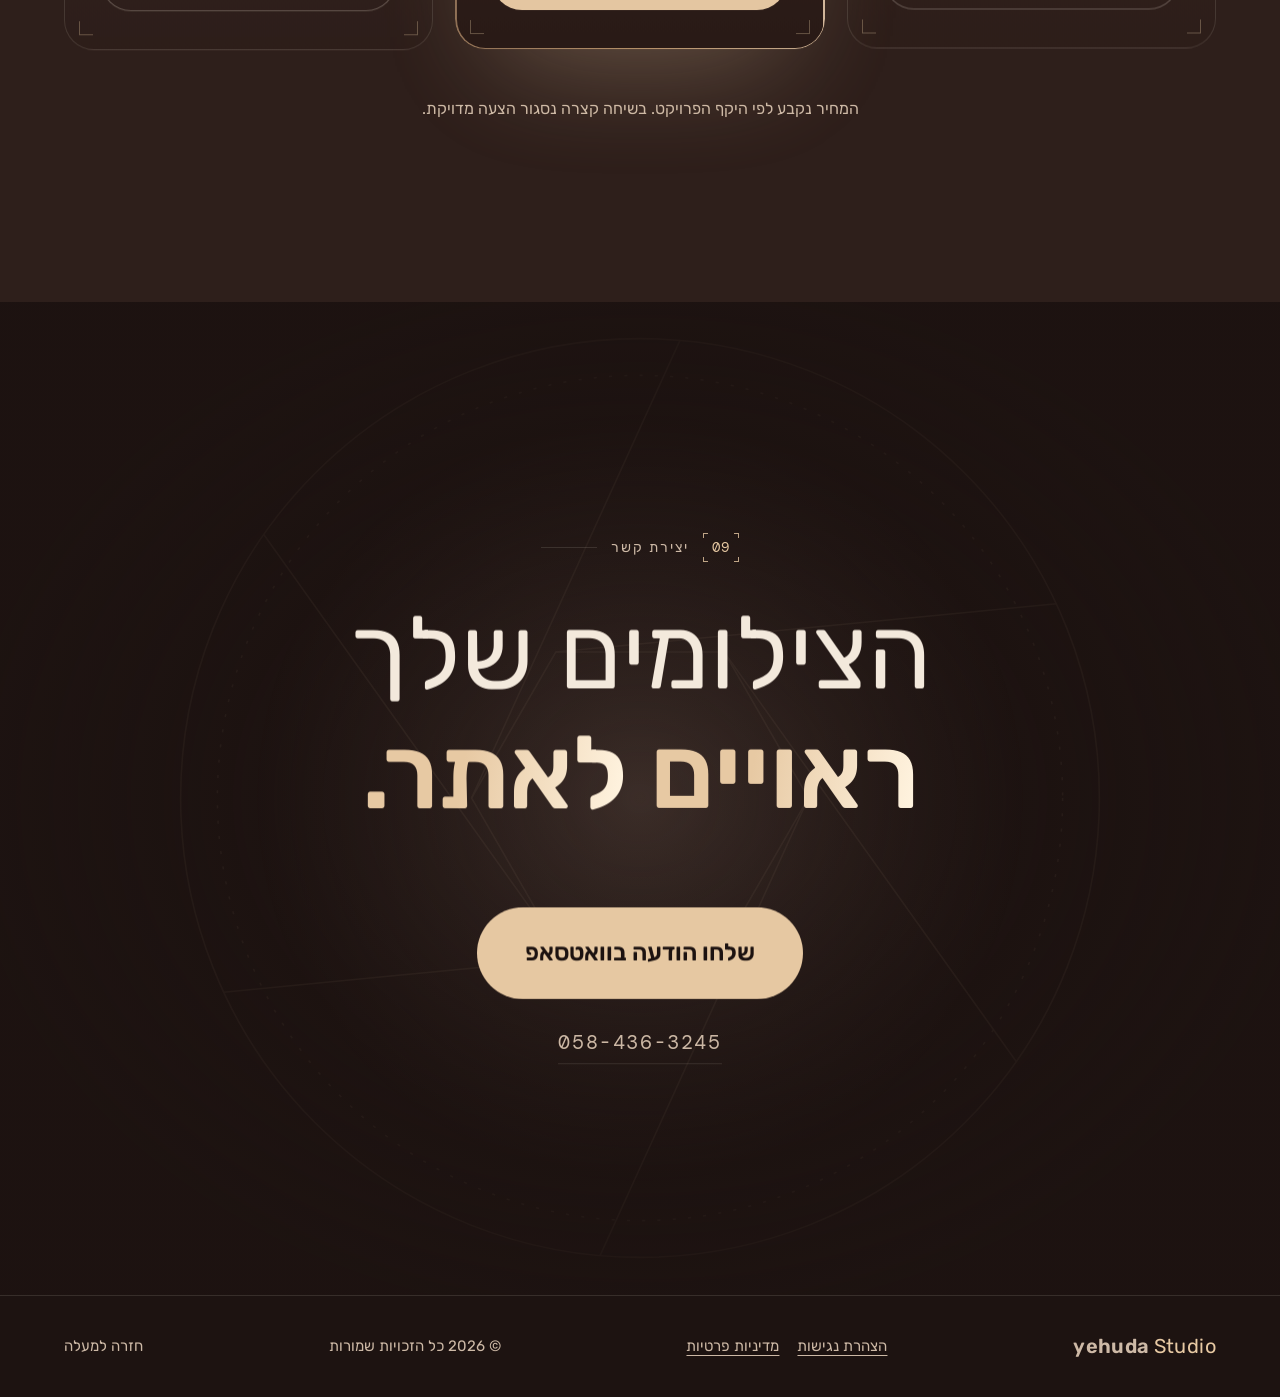
<file: landing/index.html>
<!doctype html>
<html lang="he" dir="rtl">
<head>
<meta charset="utf-8">
<meta name="viewport" content="width=device-width, initial-scale=1, viewport-fit=cover">
<title>yehuda Studio | דפי נחיתה ואתרי תדמית לצלמים</title>
<meta name="description" content="דפי נחיתה ואתרי תדמית לצלמים. גלריה חדה, טעינה מהירה והזמנות ישר לוואטסאפ.">
<meta name="theme-color" content="#2E1F1B">
<meta property="og:type" content="website">
<meta property="og:locale" content="he_IL">
<meta property="og:title" content="yehuda Studio | דפי נחיתה ואתרי תדמית לצלמים">
<meta property="og:description" content="גלריה חדה, טעינה מהירה והזמנות ישר לוואטסאפ.">
<link rel="canonical" href="https://yehudast.yehudastudio.workers.dev/">
<meta property="og:url" content="https://yehudast.yehudastudio.workers.dev/">
<meta property="og:image" content="https://yehudast.yehudastudio.workers.dev/og.jpg">
<meta property="og:image:width" content="1200">
<meta property="og:image:height" content="630">
<meta name="twitter:card" content="summary_large_image">
<meta name="twitter:image" content="https://yehudast.yehudastudio.workers.dev/og.jpg">
<link rel="icon" href="data:image/svg+xml,%3Csvg xmlns='http://www.w3.org/2000/svg' viewBox='0 0 32 32'%3E%3Crect width='32' height='32' rx='9' fill='%232E1F1B'/%3E%3Ccircle cx='16' cy='16' r='6' fill='none' stroke='%23E7C9A3' stroke-width='2'/%3E%3C/svg%3E">
<link rel="preconnect" href="https://fonts.googleapis.com">
<link rel="preconnect" href="https://fonts.gstatic.com" crossorigin>
<link href="https://fonts.googleapis.com/css2?family=Rubik:wght@300;400;500;600&family=DM+Mono:wght@400&display=swap" rel="stylesheet">
<link rel="stylesheet" href="style.css">
<noscript><style>.intro{display:none!important}body.is-loading{overflow:auto}</style></noscript>
</head>
<body class="is-loading">

<div class="grain" aria-hidden="true"></div>
<div class="progress" aria-hidden="true"><i></i></div>
<div class="cursor" aria-hidden="true"><span class="cursor__dot"></span><span class="cursor__ring"><b></b></span></div>

<div class="intro" id="intro">
  <div class="intro__stage" id="introStage" aria-hidden="true">
    <div class="wall"></div>
    <div class="wallglow" id="wallglow"></div>
    <div class="poster"><b>DESIGN</b><b>CODE</b><b>MOTION</b><b>DETAIL</b></div>
    <div class="photo"><i></i></div>
    <div class="lightcone" id="lightcone"></div>
    <div class="lightbar"><i id="barglow"></i></div>
    <svg class="plant plant--l" viewBox="0 0 300 420" aria-hidden="true"><defs><linearGradient id="lfplant--l" x1="0" y1="0" x2="1" y2="1"><stop offset="0" stop-color="#6b6a4c"/><stop offset="1" stop-color="#2f2e22"/></linearGradient></defs><g fill="url(#lfplant--l)"><g transform="translate(150 330) rotate(-62) scale(1.0)"><path d="M0 0C34-44 36-118 0-186 -36-118 -34-44 0 0Z"/></g><g transform="translate(150 330) rotate(-38) scale(1.25)"><path d="M0 0C34-44 36-118 0-186 -36-118 -34-44 0 0Z"/></g><g transform="translate(150 330) rotate(-14) scale(1.45)"><path d="M0 0C34-44 36-118 0-186 -36-118 -34-44 0 0Z"/></g><g transform="translate(150 330) rotate(8) scale(1.3)"><path d="M0 0C34-44 36-118 0-186 -36-118 -34-44 0 0Z"/></g><g transform="translate(150 330) rotate(30) scale(1.2)"><path d="M0 0C34-44 36-118 0-186 -36-118 -34-44 0 0Z"/></g><g transform="translate(150 330) rotate(54) scale(0.95)"><path d="M0 0C34-44 36-118 0-186 -36-118 -34-44 0 0Z"/></g><g transform="translate(150 330) rotate(-80) scale(0.7)"><path d="M0 0C34-44 36-118 0-186 -36-118 -34-44 0 0Z"/></g><g transform="translate(150 330) rotate(76) scale(0.7)"><path d="M0 0C34-44 36-118 0-186 -36-118 -34-44 0 0Z"/></g></g><path d="M92 330h116l-12 90H104z" fill="#d6c6b2"/><path d="M92 330h116v10H92z" fill="#bba995"/></svg>
    <div class="laptop"><div class="laptop__lid"><div class="laptop__scr"><i></i><i></i><i></i></div></div><div class="laptop__base"></div><div class="laptop__stand"></div></div>
    <div class="riser"><div class="riser__glow"></div></div>
    <div class="macmini"></div><div class="puck"></div>
    <svg class="plant plant--r" viewBox="0 0 180 230" aria-hidden="true"><defs><linearGradient id="lfplant--r" x1="0" y1="0" x2="1" y2="1"><stop offset="0" stop-color="#6b6a4c"/><stop offset="1" stop-color="#2f2e22"/></linearGradient></defs><g fill="url(#lfplant--r)"><g transform="translate(90 150) rotate(-48) scale(0.5)"><path d="M0 0C34-44 36-118 0-186 -36-118 -34-44 0 0Z"/></g><g transform="translate(90 150) rotate(-18) scale(0.68)"><path d="M0 0C34-44 36-118 0-186 -36-118 -34-44 0 0Z"/></g><g transform="translate(90 150) rotate(14) scale(0.6)"><path d="M0 0C34-44 36-118 0-186 -36-118 -34-44 0 0Z"/></g><g transform="translate(90 150) rotate(44) scale(0.45)"><path d="M0 0C34-44 36-118 0-186 -36-118 -34-44 0 0Z"/></g></g><path d="M52 150h76l-8 70H60z" fill="#d6c6b2"/></svg>
    <div class="monitor" id="monitor">
      <div class="monitor__neck"></div><div class="monitor__base"></div>
      <div class="monitor__body">
        <div class="screen" id="screen">
          <div class="ed" id="ed" dir="ltr">
            <div class="ed__top"><i></i><i></i><i></i><span>yehuda Studio · project_01</span><b>Export</b></div>
            <div class="ed__main">
              <aside class="ed__layers"><p>LAYERS</p><u class="on"></u><u></u><u></u><u></u><u></u><u></u></aside>
              <div class="ed__stagewrap">
                <div class="canvas" id="canvas">
                  <div class="cv-render" id="cvRender">
                    <div class="cv-glow"></div>
                    <div class="cv-nav"><b></b><em>yehuda Studio</em><span></span><span></span><span></span><s></s></div>
                    <div class="cv-vis"><div class="cv-ring"></div><div class="cv-ring cv-ring--2"></div><div class="cv-orb"></div><div class="cv-win"></div></div>
                    <div class="cv-text" dir="rtl"><p class="cv-eyebrow"><i></i>סטודיו לדפי נחיתה ואתרי תדמית</p><h4>דף אחד.<br>רושם <em>שנשאר.</em></h4><p class="cv-sub">נבנה לך אתר שמציג את הצילומים במלוא הדרם, נטען מהר, ומביא הזמנות.</p><div class="cv-btns"><s></s><s></s></div></div>
                  </div>
                  <div class="cv-wire" id="cvWire"><i></i><i></i><i></i><i></i></div>
                  <div class="cv-scan" id="cvScan"></div>
                </div>
              </div>
              <aside class="ed__insp"><p>INSPECTOR</p><span class="sl"><i></i></span><span class="sl"><i></i></span><span class="sl"><i></i></span><span class="sl"><i></i></span><div class="sw"><i></i><i></i><i></i></div></aside>
            </div>
            <div class="ed__time">
              <div class="ed__ctl"><button class="play" id="play"><i></i></button><span id="tc">00:00:00</span></div>
              <div class="ed__tracks" id="tracks">
                <div class="ruler"></div>
                <div class="trk"><i style="left:2%;width:26%"></i><i style="left:30%;width:18%"></i><i style="left:52%;width:40%"></i></div>
                <div class="trk trk--b"><i style="left:8%;width:34%"></i><i style="left:46%;width:24%"></i></div>
                <div class="trk trk--c"><i style="left:0%;width:62%"></i><i style="left:66%;width:30%"></i></div>
                <div class="head" id="head"></div>
              </div>
            </div>
            <div class="ed__cursor" id="cur"><svg viewBox="0 0 16 22"><path d="M1 1v17l4.5-4 3 7 3-1.4-3-6.8H15z" fill="#F3E9DC" stroke="#1d1311" stroke-width="1.2" stroke-linejoin="round"/></svg><u id="ripple"></u></div>
          </div>
          <div class="screen__off" id="screenOff"></div>
        </div>
        <div class="gloss"></div>
      </div>
    </div>
    <div class="desk"></div>
    <div class="spill" id="spill"></div>
    <div class="plane">
      <div class="mat"></div>
      <div class="wrist"></div>
      <div class="keys" id="keys"></div>
      <div class="mouse"></div>
      <div class="notebook"><i></i></div>
    </div>
    <div class="chair"></div>
    <div class="dust" id="dust"></div>
  </div>
  <div class="intro__shade" aria-hidden="true"></div>
  <div class="intro__flash" id="flash" aria-hidden="true"></div>
  <div class="intro__hud" id="hud">
    <span class="hud__label">רינדור</span>
    <span class="hud__line"><i id="hudLine"></i></span>
    <span class="hud__count" id="count">000</span>
  </div>
  <button class="intro__skip" id="skip" type="button" aria-label="דלג על האנימציה">דלג</button>
</div>

<header class="nav" id="nav">
  <a class="logo" href="#top" data-cursor>
    <span class="logo__mark"><svg viewBox="0 0 32 32" fill="none"><circle cx="16" cy="16" r="9" stroke="currentColor" stroke-width="1.5"/><circle cx="16" cy="16" r="3" fill="currentColor"/></svg></span>
    <span class="logo__text">yehuda<em>Studio</em></span>
  </a>
  <nav class="nav__links">
    <a href="#services" data-cursor>שירותים</a>
    <a href="#work" data-cursor>עבודות</a>
    <a href="#process" data-cursor>תהליך</a>
    <a href="#pricing" data-cursor>מחירים</a>
  </nav>
  <a class="btn btn--sm magnetic nav__cta" href="#contact"><span>בואו נדבר</span></a>
  <button class="burger" id="burger" type="button" aria-label="תפריט" aria-expanded="false" aria-controls="menu"><i></i><i></i></button>
</header>
<nav class="menu" id="menu" data-lenis-prevent aria-label="תפריט ראשי" hidden>
  <img class="menu__wood" src="images/cta-wood.jpg" alt="">
  <ul class="menu__list"><li><a href="#services"><span class="n">01</span><span class="t">שירותים</span><svg viewBox="0 0 24 24" fill="none" aria-hidden="true"><path d="M17 7 7 17M7 8v9h9" stroke="currentColor" stroke-width="1.5" stroke-linecap="round" stroke-linejoin="round"/></svg></a></li><li><a href="#photographers"><span class="n">02</span><span class="t">לצלמים</span><svg viewBox="0 0 24 24" fill="none" aria-hidden="true"><path d="M17 7 7 17M7 8v9h9" stroke="currentColor" stroke-width="1.5" stroke-linecap="round" stroke-linejoin="round"/></svg></a></li><li><a href="#work"><span class="n">03</span><span class="t">עבודות</span><svg viewBox="0 0 24 24" fill="none" aria-hidden="true"><path d="M17 7 7 17M7 8v9h9" stroke="currentColor" stroke-width="1.5" stroke-linecap="round" stroke-linejoin="round"/></svg></a></li><li><a href="#process"><span class="n">04</span><span class="t">תהליך</span><svg viewBox="0 0 24 24" fill="none" aria-hidden="true"><path d="M17 7 7 17M7 8v9h9" stroke="currentColor" stroke-width="1.5" stroke-linecap="round" stroke-linejoin="round"/></svg></a></li><li><a href="#faq"><span class="n">05</span><span class="t">שאלות</span><svg viewBox="0 0 24 24" fill="none" aria-hidden="true"><path d="M17 7 7 17M7 8v9h9" stroke="currentColor" stroke-width="1.5" stroke-linecap="round" stroke-linejoin="round"/></svg></a></li><li><a href="#pricing"><span class="n">06</span><span class="t">מחירים</span><svg viewBox="0 0 24 24" fill="none" aria-hidden="true"><path d="M17 7 7 17M7 8v9h9" stroke="currentColor" stroke-width="1.5" stroke-linecap="round" stroke-linejoin="round"/></svg></a></li></ul>
  <div class="menu__foot">
    <a class="btn btn--block" href="https://wa.me/972584363245?text=%D7%94%D7%99%D7%99%20%D7%99%D7%94%D7%95%D7%93%D7%94%2C%20%D7%94%D7%92%D7%A2%D7%AA%D7%99%20%D7%9E%D7%94%D7%90%D7%AA%D7%A8%20%D7%95%D7%A8%D7%A6%D7%99%D7%AA%D7%99%20%D7%9C%D7%A9%D7%9E%D7%95%D7%A2%20%D7%A2%D7%9C%20%D7%93%D7%A3%20%D7%A0%D7%97%D7%99%D7%AA%D7%94" target="_blank" rel="noopener"><span>שלחו הודעה בוואטסאפ</span></a>
    <a class="menu__tel" href="tel:+972584363245">058-436-3245</a>
    <p>yehuda Studio · דפי נחיתה ואתרי תדמית לצלמים</p>
  </div>
</nav>

<main id="top">

<!-- HERO -->
<section class="hero">
  <div class="hero__glow" aria-hidden="true"></div>
  <div class="hero__text">
    <p class="eyebrow"><i></i>סטודיו לדפי נחיתה ואתרי תדמית לצלמים</p>
    <h1 class="hero__title">
      <span class="line"><span class="inner">דף אחד.</span></span>
      <span class="line"><span class="inner">רושם <em>שנשאר.</em></span></span>
    </h1>
    <p class="hero__sub">נבנה לך אתר שמציג את הצילומים במלוא הדרם, נטען מהר, ומביא הזמנות.</p>
    <div class="hero__cta">
      <a class="btn magnetic" href="#contact"><span>בואו נדבר</span><svg viewBox="0 0 24 24" fill="none"><path d="M19 12H5m0 0 6-6m-6 6 6 6" stroke="currentColor" stroke-width="1.5" stroke-linecap="round" stroke-linejoin="round"/></svg></a>
      <a class="btn btn--ghost magnetic" href="#work"><span>לעבודות</span></a>
    </div>
    <div class="hero__scroll" aria-hidden="true"><span>גללו</span><i></i></div>
  </div>

  <div class="hero__visual" aria-hidden="true">
    <div class="stage">
      <svg class="rings" viewBox="0 0 600 600" fill="none">
        <defs>
          <linearGradient id="rg" x1="0" y1="0" x2="1" y2="1">
            <stop offset="0" stop-color="#E7C9A3" stop-opacity=".9"/>
            <stop offset=".55" stop-color="#E7C9A3" stop-opacity=".05"/>
            <stop offset="1" stop-color="#E7C9A3" stop-opacity=".6"/>
          </linearGradient>
        </defs>
        <ellipse class="ring r1" cx="300" cy="300" rx="270" ry="270" stroke="url(#rg)" stroke-width="1.5"/>
        <ellipse class="ring r2" cx="300" cy="300" rx="215" ry="215" stroke="url(#rg)" stroke-width="1" stroke-dasharray="2 10"/>
        <circle class="ring r3" cx="300" cy="300" r="150" stroke="url(#rg)" stroke-width="1"/>
      </svg>

      <div class="layer" data-depth="1">
        <figure class="hero-photo"><img class="hero-photo__bg" src="images/hero.jpg" alt="" width="900" height="1125"><img class="hero-photo__me" src="images/me.webp" alt="יהודה צברי" width="798" height="1186"></figure>
      </div>
      <div class="layer" data-depth="2">
        <div class="exif" aria-hidden="true">ƒ/1.8 · 1/250 · ISO 100</div>
        <div class="hero-tag"><b>יהודה צברי</b><span>בונה אתרים לצלמים</span></div>
      </div>
</div>
    </div>
  </div>
</section>

<!-- MARQUEE -->
<section class="marquee" aria-hidden="true">
  <div class="marquee__track">
    <div class="marquee__row"><span>פורטרטים</span><i></i><span class=o>Light</span><i></i><span>חתונות</span><i></i><span class=o>Frame</span><i></i><span>משפחה</span><i></i><span class=o>Story</span><i></i><span>אירועים</span><i></i><span class=o>Focus</span><i></i><span>פורטרטים</span><i></i><span class=o>Light</span><i></i><span>חתונות</span><i></i><span class=o>Frame</span><i></i><span>משפחה</span><i></i><span class=o>Story</span><i></i><span>אירועים</span><i></i><span class=o>Focus</span><i></i></div>
  </div>
</section>

<!-- STATEMENT -->
<section class="statement">
  <div class="statement__grid">
    <div>
      <p class="label"><b>01</b>על הגישה</p>
      <p class="statement__text" data-scrub>אין אצלי תבניות. כל אתר נבנה מאפס סביב הסגנון שלך, הלקוחות שלך, והדבר האחד שאתה רוצה שיעשו כשהם מגיעים.</p>
    </div>
    <figure class="statement__mock"><img src="images/about-mockup.webp" alt="דף נחיתה שבניתי, במחשב ובנייד" width="1300" height="959" loading="lazy"></figure>
  </div>
</section>

<!-- SERVICES -->
<section class="services" id="services">
  <header class="sec-head">
    <p class="label"><b>02</b>שירותים</p>
    <h2 data-split>שלושה דברים.<br>עושים אותם <em>עד הסוף.</em></h2>
  </header>

  <div class="cards">
    <article class="card" data-cursor>
      <img class="card__bg" src="images/card-landing.jpg" alt="" width="800" height="1000" loading="lazy">
      <span class="card__no">I</span>
      <h3>דף נחיתה</h3>
      <p>עמוד אחד שמוביל לדבר אחד: הזמנת צילום.</p>
      <span class="card__arrow"><svg viewBox="0 0 24 24" fill="none"><path d="M17 7 7 17M7 8v9h9" stroke="currentColor" stroke-width="1.5" stroke-linecap="round" stroke-linejoin="round"/></svg></span>
    </article>
    <article class="card" data-cursor>
      <img class="card__bg" src="images/card-site.jpg" alt="" width="800" height="1000" loading="lazy">
      <span class="card__no">II</span>
      <h3>אתר תדמית</h3>
      <p>פורטפוליו, גלריות, חבילות וסיפור אישי במקום אחד.</p>
      <span class="card__arrow"><svg viewBox="0 0 24 24" fill="none"><path d="M17 7 7 17M7 8v9h9" stroke="currentColor" stroke-width="1.5" stroke-linecap="round" stroke-linejoin="round"/></svg></span>
    </article>
    <article class="card" data-cursor>
      <img class="card__bg" src="images/card-motion.jpg" alt="" width="800" height="1000" loading="lazy">
      <span class="card__no">III</span>
      <h3>תנועה ואנימציה</h3>
      <p>אפקטים וגלילה שגורמים לאתר להרגיש חי.</p>
      <span class="card__arrow"><svg viewBox="0 0 24 24" fill="none"><path d="M17 7 7 17M7 8v9h9" stroke="currentColor" stroke-width="1.5" stroke-linecap="round" stroke-linejoin="round"/></svg></span>
    </article>
  </div>
</section>

<!-- PHOTOGRAPHERS -->
<section class="pros" id="photographers">
  <header class="sec-head">
    <p class="label"><b>03</b>לצלמים</p>
    <h2 data-split>אתר שיודע<br>מה צלם <em>צריך.</em></h2>
  </header>
  <div class="feats"><article class="feat"><svg viewBox="0 0 48 48" fill="none" stroke="currentColor" stroke-width="1.6" stroke-linecap="round" stroke-linejoin="round"><rect x="6" y="6" width="14" height="14" rx="3"/><rect x="28" y="6" width="14" height="14" rx="3"/><rect x="6" y="28" width="14" height="14" rx="3"/><rect x="28" y="28" width="14" height="14" rx="3"/></svg><h3>גלריה שלא מוותרת על איכות</h3><p>תמונות חדות וטעינה מהירה גם עם מאות צילומים.</p></article><article class="feat"><svg viewBox="0 0 48 48" fill="none" stroke="currentColor" stroke-width="1.6" stroke-linecap="round" stroke-linejoin="round"><rect x="8" y="14" width="32" height="24" rx="4"/><path d="M14 9h20M18 4h12"/></svg><h3>פורטפוליו לפי תחום</h3><p>חתונות, משפחה, אירועים ופורטרטים. לכל תחום גלריה משלו.</p></article><article class="feat"><svg viewBox="0 0 48 48" fill="none" stroke="currentColor" stroke-width="1.6" stroke-linecap="round" stroke-linejoin="round"><rect x="7" y="9" width="34" height="32" rx="5"/><path d="M7 19h34M16 5v8M32 5v8M15 28h8"/></svg><h3>הזמנת צילום בטופס</h3><p>תאריך, סוג אירוע ופרטים. הכול מגיע אליך ישר לוואטסאפ.</p></article><article class="feat"><svg viewBox="0 0 48 48" fill="none" stroke="currentColor" stroke-width="1.6" stroke-linecap="round" stroke-linejoin="round"><path d="M24 5 41 14v20L24 43 7 34V14z"/><path d="M7 14l17 9 17-9M24 23v20"/></svg><h3>חבילות ומחירון ברורים</h3><p>לקוח שמבין מה מקבלים סוגר מהר יותר.</p></article><article class="feat"><svg viewBox="0 0 48 48" fill="none" stroke="currentColor" stroke-width="1.6" stroke-linecap="round" stroke-linejoin="round"><rect x="9" y="21" width="30" height="21" rx="5"/><path d="M16 21v-6a8 8 0 0 1 16 0v6"/></svg><h3>גלריות פרטיות ללקוחות</h3><p>עמוד עם סיסמה לשיתוף התמונות אחרי הצילום.</p></article><article class="feat"><svg viewBox="0 0 48 48" fill="none" stroke="currentColor" stroke-width="1.6" stroke-linecap="round" stroke-linejoin="round"><path d="m24 5 5.6 12 13 1.5-9.7 8.8 2.7 12.9L24 33.4 12.4 40.2l2.7-12.9L5.4 18.5l13-1.5z"/></svg><h3>סיפור והמלצות</h3><p>להכיר אותך לפני הפגישה, בסגנון שמתאים לצילומים שלך.</p></article></div>
  <div class="genres" aria-label="תחומי צילום">
    <span>חתונות</span><span>משפחה</span><span>ברית ובר מצווה</span><span>אירועים</span><span>פורטרטים</span><span>מוצר</span><span>נדל״ן</span>
  </div>
</section>

<!-- WORK (horizontal pin) -->
<section class="work" id="work">
  <header class="work__head">
    <p class="label"><b>04</b>עבודות</p>
    <h2 data-split>כמה פרצופים<br><em>של אותו סטנדרט.</em></h2>
  </header>
  <div class="rig" id="rig" aria-label="קרוסלת עבודות">
    <div class="rig__ring" id="ring">
      <figure class="mon" data-p="sofia"><div class="mon__bezel"><div class="mon__scr"><img src="works/s-sofia-1.jpg" alt="צופיה קזיוף, תמונה 1" width="1280" height="800" draggable="false"></div><i class="mon__cam"></i></div><div class="mon__neck"></div><figcaption><b>צופיה קזיוף</b><span>אתר תדמית לצלמת</span></figcaption></figure><figure class="mon" data-p="sofia"><div class="mon__bezel"><div class="mon__scr"><img src="works/s-sofia-2.jpg" alt="צופיה קזיוף, תמונה 2" width="1280" height="800" draggable="false"></div><i class="mon__cam"></i></div><div class="mon__neck"></div><figcaption><b>צופיה קזיוף</b><span>אתר תדמית לצלמת</span></figcaption></figure><figure class="mon" data-p="sofia"><div class="mon__bezel"><div class="mon__scr"><img src="works/s-sofia-3.jpg" alt="צופיה קזיוף, תמונה 3" width="1280" height="800" draggable="false"></div><i class="mon__cam"></i></div><div class="mon__neck"></div><figcaption><b>צופיה קזיוף</b><span>אתר תדמית לצלמת</span></figcaption></figure><figure class="mon" data-p="sofia"><div class="mon__bezel"><div class="mon__scr"><img src="works/s-sofia-4.jpg" alt="צופיה קזיוף, תמונה 4" width="1280" height="800" draggable="false"></div><i class="mon__cam"></i></div><div class="mon__neck"></div><figcaption><b>צופיה קזיוף</b><span>אתר תדמית לצלמת</span></figcaption></figure><figure class="mon" data-p="finance"><div class="mon__bezel"><div class="mon__scr"><img src="works/s-finance-1.jpg" alt="שדרן הפיננסים, תמונה 1" width="1280" height="800" draggable="false"></div><i class="mon__cam"></i></div><div class="mon__neck"></div><figcaption><b>שדרן הפיננסים</b><span>דף נחיתה ועלון כלכלי</span></figcaption></figure><figure class="mon" data-p="finance"><div class="mon__bezel"><div class="mon__scr"><img src="works/s-finance-2.jpg" alt="שדרן הפיננסים, תמונה 2" width="1280" height="800" draggable="false"></div><i class="mon__cam"></i></div><div class="mon__neck"></div><figcaption><b>שדרן הפיננסים</b><span>דף נחיתה ועלון כלכלי</span></figcaption></figure><figure class="mon" data-p="finance"><div class="mon__bezel"><div class="mon__scr"><img src="works/s-finance-3.jpg" alt="שדרן הפיננסים, תמונה 3" width="1280" height="800" draggable="false"></div><i class="mon__cam"></i></div><div class="mon__neck"></div><figcaption><b>שדרן הפיננסים</b><span>דף נחיתה ועלון כלכלי</span></figcaption></figure><figure class="mon" data-p="wallet"><div class="mon__bezel"><div class="mon__scr"><img src="works/s-wallet-1.jpg" alt="הארנק שלי, תמונה 1" width="1280" height="800" draggable="false"></div><i class="mon__cam"></i></div><div class="mon__neck"></div><figcaption><b>הארנק שלי</b><span>דשבורד פיננסי אישי</span></figcaption></figure><figure class="mon" data-p="wallet"><div class="mon__bezel"><div class="mon__scr"><img src="works/s-wallet-2.jpg" alt="הארנק שלי, תמונה 2" width="1280" height="800" draggable="false"></div><i class="mon__cam"></i></div><div class="mon__neck"></div><figcaption><b>הארנק שלי</b><span>דשבורד פיננסי אישי</span></figcaption></figure><figure class="mon" data-p="jamsly"><div class="mon__bezel"><div class="mon__scr"><img src="works/s-jamsly-1.jpg" alt="ג׳מסלי, תמונה 1" width="1280" height="800" draggable="false"></div><i class="mon__cam"></i></div><div class="mon__neck"></div><figcaption><b>ג׳מסלי</b><span>אפליקציית מבצעים</span></figcaption></figure><figure class="mon" data-p="jamsly"><div class="mon__bezel"><div class="mon__scr"><img src="works/s-jamsly-2.jpg" alt="ג׳מסלי, תמונה 2" width="1280" height="800" draggable="false"></div><i class="mon__cam"></i></div><div class="mon__neck"></div><figcaption><b>ג׳מסלי</b><span>אפליקציית מבצעים</span></figcaption></figure><figure class="mon" data-p="capital"><div class="mon__bezel"><div class="mon__scr"><img src="works/s-capital-1.jpg" alt="שוק ההון, תמונה 1" width="1280" height="800" draggable="false"></div><i class="mon__cam"></i></div><div class="mon__neck"></div><figcaption><b>שוק ההון</b><span>אפליקציית לימוד</span></figcaption></figure><figure class="mon" data-p="capital"><div class="mon__bezel"><div class="mon__scr"><img src="works/s-capital-2.jpg" alt="שוק ההון, תמונה 2" width="1280" height="800" draggable="false"></div><i class="mon__cam"></i></div><div class="mon__neck"></div><figcaption><b>שוק ההון</b><span>אפליקציית לימוד</span></figcaption></figure><figure class="mon" data-p="inbar"><div class="mon__bezel"><div class="mon__scr"><img src="works/s-inbar-1.jpg" alt="ענבר, תמונה 1" width="1280" height="800" draggable="false"></div><i class="mon__cam"></i></div><div class="mon__neck"></div><figcaption><b>ענבר</b><span>דף נחיתה לקורס קוסמטיקאיות</span></figcaption></figure><figure class="mon" data-p="inbar"><div class="mon__bezel"><div class="mon__scr"><img src="works/s-inbar-2.jpg" alt="ענבר, תמונה 2" width="1280" height="800" draggable="false"></div><i class="mon__cam"></i></div><div class="mon__neck"></div><figcaption><b>ענבר</b><span>דף נחיתה לקורס קוסמטיקאיות</span></figcaption></figure><figure class="mon" data-p="mirel"><div class="mon__bezel"><div class="mon__scr"><img src="works/s-mirel-1.jpg" alt="מירל אברג׳ל, תמונה 1" width="1280" height="800" draggable="false"></div><i class="mon__cam"></i></div><div class="mon__neck"></div><figcaption><b>מירל אברג׳ל</b><span>דף נחיתה לקוסמטיקה</span></figcaption></figure>
    </div>
  </div>
  <div class="work__now" id="now" aria-live="polite"><b id="nowName">צופיה קזיוף</b><span id="nowKind">אתר תדמית לצלמת</span></div>
</section>

<!-- NUMBERS -->
<section class="numbers">
  <div class="num"><span class="num__v"><b data-count="7">0</b></span><span class="num__t">פרויקטים בתיק העבודות</span></div>
  <div class="num"><span class="num__v"><b data-count="7">0</b><small>ימים</small></span><span class="num__t">עד שהדף עולה לאוויר</span></div>
  <div class="num"><span class="num__v"><b data-count="2">0</b><small>שניות</small></span><span class="num__t">זמן טעינה מקסימלי בנייד</span></div>
</section>

<!-- PROCESS -->
<section class="process" id="process">
  <header class="sec-head">
    <p class="label"><b>05</b>תהליך</p>
    <h2 data-split>ארבעה צעדים,<br><em>בלי הפתעות.</em></h2>
  </header>
  <div class="steps"><article class="step"><span class="step__no">01</span><h3>שיחה</h3><p>מבינים מה העסק צריך ומי הלקוח שלכם.</p></article><article class="step"><span class="step__no">02</span><h3>עיצוב</h3><p>מסך ראשון בפיגמה, ואישור כיוון לפני הקוד.</p></article><article class="step"><span class="step__no">03</span><h3>בנייה</h3><p>קוד נקי, אנימציות ובדיקה בכל מכשיר.</p></article><article class="step"><span class="step__no">04</span><h3>השקה</h3><p>עולים לאוויר, מחברים דומיין ומודדים.</p></article></div>
</section>

<!-- VOICES -->
<section class="voices" id="voices">
  <header class="sec-head">
    <p class="label"><b>06</b>המלצות</p>
    <h2 data-split>מה לקוחות <em>אומרים.</em></h2>
  </header>
  <div class="quotes"><figure class="quote" data-cursor><svg class="quote__mark" viewBox="0 0 48 36" fill="none"><path d="M0 36V20C0 8 7 1 19 0v7c-6 1-9 4-9 9h9v20H0Zm28 0V20C28 8 35 1 47 0v7c-6 1-9 4-9 9h9v20H28Z" fill="currentColor"/></svg><blockquote>יהודה תותח אמיתי. תקתק לי אתר מושלם תוך יומיים ומביא לי פניות כל יום. ממליץ בחום!</blockquote><figcaption><span class="av">ר</span><span><b>רועי כהן</b><small>צלם חתונות</small></span></figcaption></figure><figure class="quote" data-cursor><svg class="quote__mark" viewBox="0 0 48 36" fill="none"><path d="M0 36V20C0 8 7 1 19 0v7c-6 1-9 4-9 9h9v20H0Zm28 0V20C28 8 35 1 47 0v7c-6 1-9 4-9 9h9v20H28Z" fill="currentColor"/></svg><blockquote>יהודה הבין בדיוק מה אני צריך כצלם. בנה לי פורטפוליו מהמם שגורם ללקוחות לסגור איתי ישר.</blockquote><figcaption><span class="av">ד</span><span><b>דניאל לוי</b><small>צלם סטילס</small></span></figcaption></figure><figure class="quote" data-cursor><svg class="quote__mark" viewBox="0 0 48 36" fill="none"><path d="M0 36V20C0 8 7 1 19 0v7c-6 1-9 4-9 9h9v20H0Zm28 0V20C28 8 35 1 47 0v7c-6 1-9 4-9 9h9v20H28Z" fill="currentColor"/></svg><blockquote>עבודה נקייה, מהירה ובלי כאבי ראש. יהודה פשוט פגע בול במה שחיפשתי.</blockquote><figcaption><span class="av">א</span><span><b>אביב פרץ</b><small>צלם אירועי בוטיק</small></span></figcaption></figure></div>
</section>

<!-- FAQ -->
<section class="faq" id="faq">
  <header class="sec-head">
    <p class="label"><b>07</b>שאלות</p>
    <h2 data-split>שאלות <em>נפוצות.</em></h2>
  </header>
  <div class="qas"><details class="qa"><summary><span>כמה זמן לוקח לבנות דף נחיתה?</span><i aria-hidden="true"></i></summary><div class="qa__a"><p>דף נחיתה מוכן בדרך כלל תוך 7 ימי עבודה, מהרגע שקיבלתי את התמונות והטקסטים. אתר תדמית לוקח קצת יותר, לפי מספר העמודים.</p></div></details><details class="qa"><summary><span>מה אני צריך להכין?</span><i aria-hidden="true"></i></summary><div class="qa__a"><p>תמונות נבחרות, כמה משפטים עליך ועל סגנון הצילום, לוגו אם יש, והמלצות של לקוחות. אם משהו חסר, נשלים אותו יחד.</p></div></details><details class="qa"><summary><span>אפשר לבקש תיקונים?</span><i aria-hidden="true"></i></summary><div class="qa__a"><p>כן. בשלב העיצוב אפשר לשנות ולהתאים עד שהכיוון מרגיש נכון, ורק אז אני עובר לקוד.</p></div></details><details class="qa"><summary><span>יש לי כבר דומיין, אפשר לחבר אותו?</span><i aria-hidden="true"></i></summary><div class="qa__a"><p>בטח. אני מחבר את הדומיין שיש לך, או עוזר לך לרכוש חדש. בשלב ההשקה הכול מחובר ובדוק.</p></div></details></div>
</section>

<!-- PRICING -->
<section class="pricing" id="pricing">
  <header class="sec-head sec-head--center">
    <p class="label"><b>08</b>מחירים</p>
    <h2 data-split>מחיר ברור <em>מההתחלה.</em></h2>
  </header>
  <div class="plans">
    <article class="plan">
      <p class="plan__tag">התחלה</p>
      <h3>דף נחיתה</h3>
      <ul>
        <li>עמוד אחד מעוצב אישית</li>
        <li>אנימציות גלילה</li>
        <li>טופס וחיבור לוואטסאפ</li>
        <li>התאמה מלאה לנייד</li>
      </ul>
      <a class="btn btn--ghost btn--block magnetic" href="#contact"><span>אני רוצה</span></a>
    </article>
    <article class="plan plan--hot">
      <p class="plan__tag">הכי נבחר</p>
      <h3>אתר תדמית</h3>
      <ul>
        <li>עד 5 עמודים</li>
        <li>אנימציות ואפקטים מתקדמים</li>
        <li>אפיון ותוכן מובנה</li>
        <li>קידום בסיסי בגוגל</li>
      </ul>
      <a class="btn btn--block magnetic" href="#contact"><span>אני רוצה</span></a>
    </article>
    <article class="plan">
      <p class="plan__tag">מלא</p>
      <h3>מותג דיגיטלי</h3>
      <ul>
        <li>אתר מלא בעיצוב מותג</li>
        <li>חוויית גלילה מיוחדת</li>
        <li>דפי נחיתה לקמפיינים</li>
      </ul>
      <a class="btn btn--ghost btn--block magnetic" href="#contact"><span>אני רוצה</span></a>
    </article>
  </div>
  <p class="pricing__note">המחיר נקבע לפי היקף הפרויקט. בשיחה קצרה נסגור הצעה מדויקת.</p>
</section>

<!-- CTA -->
<section class="cta" id="contact">
  <img class="cta__bg" src="images/cta-wood.jpg" alt="" width="1200" height="1500" loading="lazy">
  <svg class="cta__iris" viewBox="-320 -320 640 640" fill="none" stroke="currentColor" stroke-width="1" aria-hidden="true"><circle r="300"/><circle r="276" stroke-dasharray="2 8"/><path d="M110.0 0.0 L-26.1 298.9"/><path d="M55.0 95.3 L-271.9 126.8"/><path d="M-55.0 95.3 L-245.7 -172.1"/><path d="M-110.0 0.0 L26.1 -298.9"/><path d="M-55.0 -95.3 L271.9 -126.8"/><path d="M55.0 -95.3 L245.7 172.1"/><polygon points="110.0,0.0 55.0,95.3 -55.0,95.3 -110.0,0.0 -55.0,-95.3 55.0,-95.3"/></svg>
  <div class="cta__glow" aria-hidden="true"></div>
  <p class="label label--center"><b>09</b>יצירת קשר</p>
  <h2 class="cta__title" data-split>הצילומים שלך<br><em>ראויים לאתר.</em></h2>
  <div class="cta__row">
    <a class="btn btn--xl magnetic" href="https://wa.me/972584363245?text=%D7%94%D7%99%D7%99%20%D7%99%D7%94%D7%95%D7%93%D7%94%2C%20%D7%94%D7%92%D7%A2%D7%AA%D7%99%20%D7%9E%D7%94%D7%90%D7%AA%D7%A8%20%D7%95%D7%A8%D7%A6%D7%99%D7%AA%D7%99%20%D7%9C%D7%A9%D7%9E%D7%95%D7%A2%20%D7%A2%D7%9C%20%D7%93%D7%A3%20%D7%A0%D7%97%D7%99%D7%AA%D7%94" target="_blank" rel="noopener"><span>שלחו הודעה בוואטסאפ</span></a>
    <a class="cta__link" href="tel:+972584363245" data-cursor>058-436-3245</a>
  </div>
</section>

</main>

<footer class="foot">
  <span class="logo__text">yehuda<em>Studio</em></span>
  <span class="foot__links"><button type="button" data-legal="a11y">הצהרת נגישות</button><button type="button" data-legal="privacy">מדיניות פרטיות</button></span>
  <span>© <span id="year">2026</span> כל הזכויות שמורות</span>
  <a href="#top" data-cursor>חזרה למעלה</a>
</footer>
<dialog class="legal" id="legal" data-lenis-prevent aria-labelledby="legalTitle">
  <button class="legal__x" type="button" id="legalX" aria-label="סגירה">&times;</button>
  <div data-pane="a11y">
    <h2 id="legalTitle">הצהרת נגישות</h2>
    <p>אני שואף שהאתר יהיה נגיש לכולם, וממשיך לשפר אותו. האתר בנוי בכותרות ברורות, ניגודיות קריאה, ניווט במקלדת והתאמה לטלפון. מי שמעדיף פחות תנועה יקבל אתר עם אנימציות מופחתות לפי הגדרות המכשיר.</p>
    <p>נתקלת בקושי? אשמח לשמוע ולתקן. אפשר לפנות אליי בוואטסאפ למספר 058-436-3245.</p>
  </div>
  <div data-pane="privacy" hidden>
    <h2>מדיניות פרטיות</h2>
    <p>האתר לא אוסף פרטים אישיים בעצמו. כשפונים אליי בוואטסאפ או בטלפון, הפרטים שנשלחים משמשים רק כדי לחזור אליך ולתאם עבודה, ולא מועברים לגורם אחר.</p>
    <p>האתר עשוי למדוד כמה אנשים לוחצים על כפתורי יצירת הקשר, באופן אנונימי ובלי לזהות אותך. לבקשת מחיקה של פרטים אפשר לפנות בוואטסאפ למספר 058-436-3245.</p>
  </div>
</dialog>

<script src="vendor/gsap.min.js"></script>
<script src="vendor/ScrollTrigger.min.js"></script>
<script src="vendor/lenis.min.js"></script>
<script src="script.js"></script>
</body>
</html>
</file>
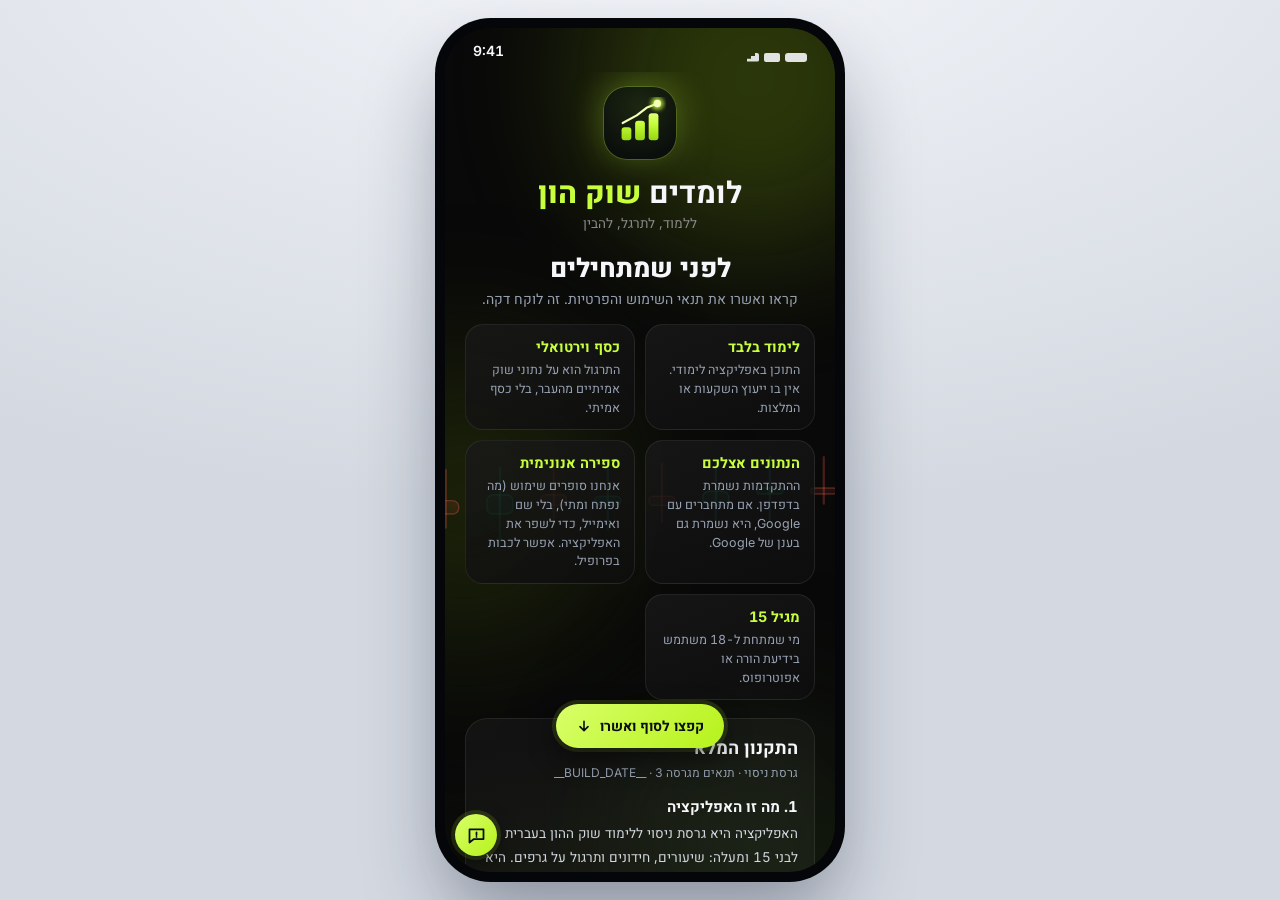
<file: capital-market-app/prototype/index.html>
<!DOCTYPE html>
<html lang="he" dir="rtl">
<head>
<meta charset="UTF-8">
<meta name="viewport" content="width=device-width, initial-scale=1, viewport-fit=cover">
<meta name="theme-color" content="#07090c">
<title>אפליקציית שוק ההון - אב טיפוס</title>
<link rel="preconnect" href="https://fonts.googleapis.com">
<link rel="preconnect" href="https://fonts.gstatic.com" crossorigin>
<link href="https://fonts.googleapis.com/css2?family=Inter:wght@400;500;600;700;800&family=Heebo:wght@300;400;500;600;700;800&display=swap" rel="stylesheet">
<link rel="stylesheet" href="style.css">
</head>
<body>
<div class="stage">
  <div class="phone" id="phone">
    <div class="aurora" aria-hidden="true"><i></i><i></i><i></i></div>
    <canvas id="bg" aria-hidden="true"></canvas>
    <div class="statusbar"><span>9:41</span><span class="sb-icons"><i></i><i></i><i class="bat"></i></span></div>
    <main id="screen" class="screen"></main>
    <nav id="tabbar" class="tabbar" hidden></nav>
    <div id="sheet" class="sheet" hidden></div>
    <div id="term" class="sheet tsheet" hidden></div>
    <div id="ripple" class="ripple" aria-hidden="true"></div>
    <div id="sweep" class="sweep" aria-hidden="true"></div>
    <div id="toast" class="toast" role="status"></div>
  </div>
</div>
<script src="js/config.js"></script>
<script src="js/core.js"></script>
<script src="js/sound.js"></script>
<script src="js/data.js"></script>
<script src="js/lessons-extra.js"></script>
<script src="js/art.js"></script>
<script src="js/art2.js"></script>
<script src="js/cases-data.js"></script>
<script src="js/cases.js"></script>
<script src="js/screens1.js"></script>
<script src="js/screens2.js"></script>
<script src="js/practice.js"></script>
<script src="js/bot.js"></script>
<script src="js/feedback.js"></script>
<script src="js/cloud.js"></script>
<script src="js/terms.js"></script>
<script src="js/boot.js"></script>
</body>
</html>
</file>
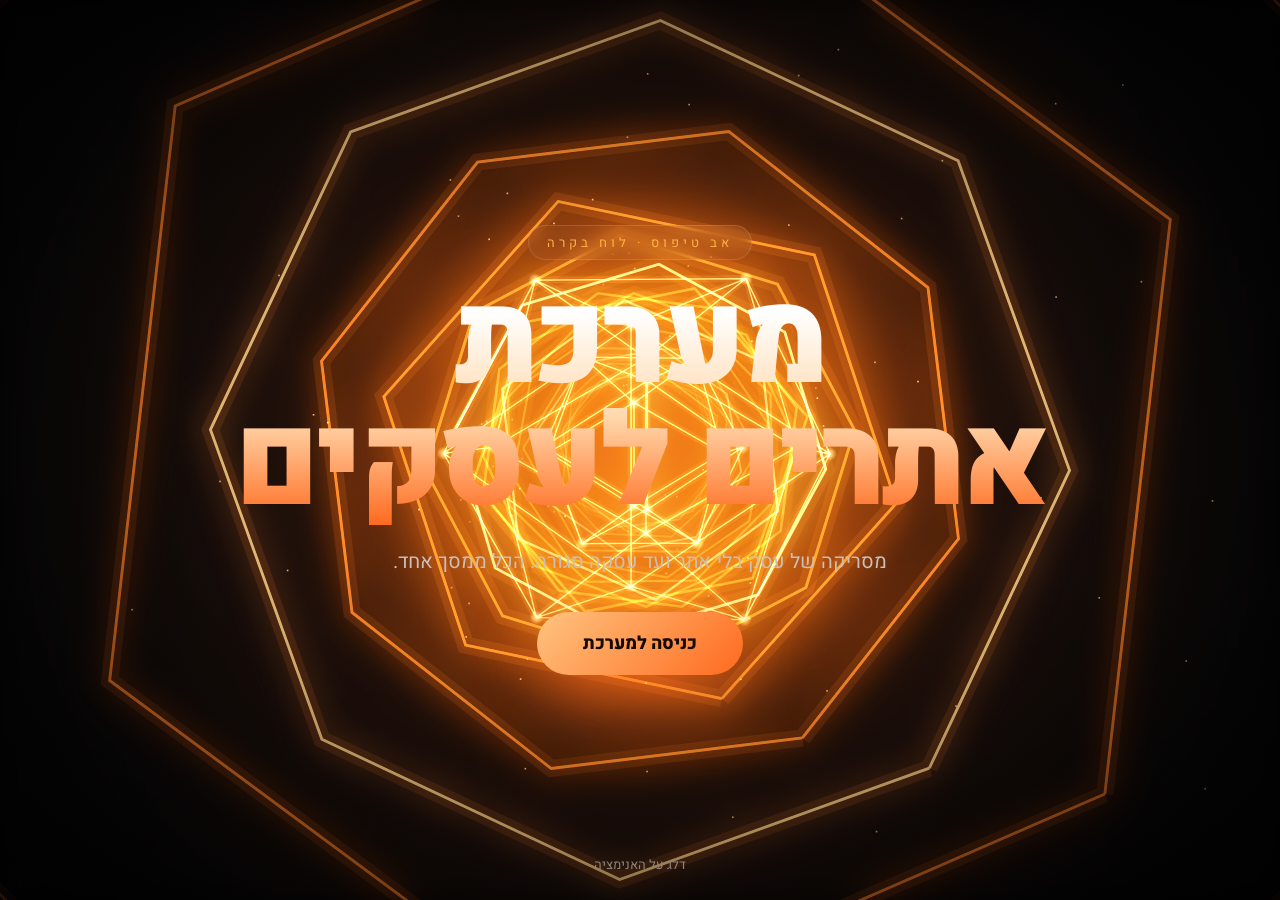
<file: websites-system-prototype.html>
<!DOCTYPE html>
<html lang="he" dir="rtl">
<head>
<meta charset="utf-8">
<meta name="viewport" content="width=device-width, initial-scale=1">
<title>מערכת אתרים לעסקים</title>
<link rel="preconnect" href="https://fonts.googleapis.com">
<link rel="stylesheet" href="https://fonts.googleapis.com/css2?family=Heebo:wght@300;400;500;700;800;900&display=swap">
<style>
:root{
  --bg:#060608; --panel:#0c0d12; --glass:linear-gradient(160deg,#ffffff12,#ffffff05); --line:#ffffff17; --line2:#ffffff0d;
  --txt:#f3efec; --mut:#968f8a; --em:#ff6a1f; --em2:#ffb347;
}
*{box-sizing:border-box}
html,body{margin:0;height:100%}
body{background:var(--bg);color:var(--txt);font-family:Heebo,"Segoe UI",Arial,sans-serif;font-size:14px;overflow:hidden;direction:rtl;-webkit-font-smoothing:antialiased;
  background-image:radial-gradient(1100px 560px at 50% -12%,#ff6a1f2e,transparent 62%),radial-gradient(700px 500px at 0% 100%,#7c2d1222,transparent 60%)}
button,input,select,textarea{font:inherit;color:inherit}
#amb{position:fixed;inset:0;width:100%;height:100%;pointer-events:none;z-index:0}
.app{position:relative;z-index:1;display:grid;grid-template-columns:300px 1fr;height:100vh}
.noise{position:fixed;inset:0;pointer-events:none;z-index:2;opacity:.06;background-image:url("data:image/svg+xml;utf8,<svg xmlns='http://www.w3.org/2000/svg' width='160' height='160'><filter id='n'><feTurbulence type='fractalNoise' baseFrequency='.9' numOctaves='2'/></filter><rect width='100%' height='100%' filter='url(%23n)'/></svg>")}
/* intro */
#intro{position:fixed;inset:0;z-index:100;background:#040405;transition:opacity 1s ease,visibility 1s}
#intro.out{opacity:0;visibility:hidden}
#introCv{position:absolute;inset:0;width:100%;height:100%}
.ivig{position:absolute;inset:0;background:radial-gradient(ellipse at center,transparent 35%,#000d 100%);pointer-events:none}
.itxt{position:absolute;inset:0;display:flex;flex-direction:column;align-items:center;justify-content:center;text-align:center;gap:22px;padding:24px;transition:opacity .7s,transform 1.4s cubic-bezier(.5,0,1,.6)}
#intro.go .itxt{opacity:0;transform:scale(2.4)}
.ieb{font-size:13px;letter-spacing:4px;color:var(--em2);padding:7px 18px;border:1px solid #ffffff22;border-radius:99px;background:#ffffff08;backdrop-filter:blur(8px);animation:rise 1.2s .3s both}
.itxt h1{margin:0;font-size:clamp(52px,10vw,138px);line-height:.95;font-weight:900;letter-spacing:-.03em;background:linear-gradient(180deg,#fff 12%,#ffd9ae 55%,#ff6a1f);-webkit-background-clip:text;background-clip:text;color:transparent;filter:drop-shadow(0 10px 60px #ff6a1f66);animation:rise 1.4s .5s both}
.itxt p{margin:0;max-width:520px;color:#c9c0b9;font-size:clamp(15px,2vw,20px);animation:rise 1.4s .8s both}
.enter{position:relative;margin-top:14px;padding:18px 46px;border:0;border-radius:99px;font-weight:800;font-size:18px;color:#150a04;cursor:pointer;background:linear-gradient(135deg,#ffc480,#ff6a1f);box-shadow:0 0 0 0 #ff6a1f88,0 20px 70px -10px #ff6a1f;animation:rise 1.4s 1.1s both,ping 2.4s 2.5s infinite;transition:transform .3s}
.enter:hover{transform:scale(1.07)}
@keyframes ping{70%{box-shadow:0 0 0 26px #ff6a1f00,0 20px 70px -10px #ff6a1f}}
@keyframes rise{from{opacity:0;transform:translateY(40px);filter:blur(10px)}to{opacity:1;transform:none;filter:none}}
#skip{position:absolute;bottom:26px;left:0;right:0;text-align:center;color:#8d857f;font-size:13px;cursor:pointer;animation:rise 1s 2s both}
#skip:hover{color:#fff}
#flash{position:absolute;inset:0;background:radial-gradient(circle,#fff 0,#ffc480 30%,#ff6a1f 70%);opacity:0;pointer-events:none}
/* sidebar */
aside{background:linear-gradient(180deg,#0b0b0fee,#08080bee);border-left:1px solid var(--line);padding:20px 16px;overflow:auto;display:flex;flex-direction:column;gap:14px;backdrop-filter:blur(20px)}
.brand{display:flex;gap:12px;align-items:center;padding:4px 4px 10px}
.logo{position:relative;width:42px;height:42px;border-radius:14px;background:radial-gradient(circle at 30% 25%,#ffe0b8,#ff6a1f 55%,#7a1d00);box-shadow:0 0 30px #ff6a1f77,inset -6px -8px 14px #0006}
.logo::after{content:"";position:absolute;inset:-5px;border-radius:18px;border:1px solid #ff6a1f66;animation:spin 8s linear infinite;border-top-color:transparent}
@keyframes spin{to{transform:rotate(360deg)}}
.brand h1{font-size:16px;margin:0;font-weight:800}.brand small{color:var(--mut);font-size:11px;letter-spacing:.5px}
.sec{background:var(--glass);border:1px solid var(--line);border-radius:18px;padding:14px;display:flex;flex-direction:column;gap:10px;box-shadow:inset 0 1px 0 #ffffff14}
.sec h3{margin:0;font-size:11px;color:var(--mut);font-weight:700;letter-spacing:1.5px}
input,select,textarea{background:#05050880;border:1px solid var(--line);border-radius:12px;padding:10px 12px;width:100%;outline:none;transition:.25s}
input:focus,select:focus,textarea:focus{border-color:#ff6a1f99;box-shadow:0 0 0 4px #ff6a1f1c}
select option{background:#0c0d12}
.btn{position:relative;overflow:hidden;border:1px solid var(--line);background:#ffffff0b;border-radius:13px;padding:10px 14px;cursor:pointer;transition:.25s;display:inline-flex;align-items:center;justify-content:center;gap:7px;font-weight:700}
.btn:hover:not(:disabled){border-color:#ffffff40;background:#ffffff14;transform:translateY(-1px)}
.btn:disabled{opacity:.3;cursor:not-allowed}
.btn.pri{color:#190b04;border:0;background:linear-gradient(135deg,#ffc480,#ff6a1f);box-shadow:0 10px 34px -10px #ff6a1f}
.btn.pri:hover:not(:disabled){box-shadow:0 14px 44px -6px #ff6a1f;background:linear-gradient(135deg,#ffd29c,#ff7a30)}
.btn.pri::after{content:"";position:absolute;top:0;bottom:0;width:40%;background:linear-gradient(100deg,transparent,#fff6,transparent);left:-60%;transform:skewX(-20deg)}
.btn.pri:hover::after{animation:shine .8s}
@keyframes shine{to{left:130%}}
.btn.ok{background:#16a34a22;border-color:#4ade8066;color:#bbf7d0}
.btn.warn{background:#d9770622;border-color:#fbbf2466;color:#fde68a}
.btn.bad{background:#dc262622;border-color:#f8717166;color:#fecaca}
.btn.full{width:100%}
.row{display:flex;gap:8px}
.mini{font-size:11.5px;color:var(--mut)}
.cnt{display:flex;flex-direction:column;gap:7px}
.cnt div{display:flex;align-items:center;gap:9px;font-size:12.5px}
.cnt i{width:8px;height:8px;border-radius:50%;display:inline-block;box-shadow:0 0 10px currentColor}
.cnt b{margin-right:auto;font-variant-numeric:tabular-nums}
.demo{font-size:11px;color:#ffb347;background:#ff6a1f12;border:1px dashed #ff6a1f55;border-radius:12px;padding:9px 11px;line-height:1.5}
/* main */
main{position:relative;display:flex;flex-direction:column;min-width:0}
.top{display:flex;align-items:center;gap:14px;padding:16px 22px 6px;flex-wrap:wrap}
.top h2{margin:0;font-size:22px;font-weight:900;letter-spacing:-.5px}
.seg{position:relative;display:flex;background:#ffffff0a;border:1px solid var(--line);border-radius:14px;padding:3px}
.seg button{position:relative;z-index:1;border:0;background:none;padding:8px 18px;border-radius:11px;cursor:pointer;color:var(--mut);font-weight:700;transition:.25s}
.seg button.on{background:linear-gradient(135deg,#ffc480,#ff6a1f);color:#190b04;box-shadow:0 6px 22px -6px #ff6a1f}
.kpis{display:flex;gap:10px;margin-right:auto;flex-wrap:wrap}
.kpi{background:var(--glass);border:1px solid var(--line);border-radius:14px;padding:7px 14px;display:flex;flex-direction:column;min-width:96px;box-shadow:inset 0 1px 0 #ffffff14}
.kpi span{font-size:10.5px;color:var(--mut);letter-spacing:.5px}
.kpi b{font-size:19px;font-weight:900;font-variant-numeric:tabular-nums;background:linear-gradient(180deg,#fff,#ffb98a);-webkit-background-clip:text;background-clip:text;color:transparent}
.view{flex:1;min-height:0;position:relative}
#gwrap{position:absolute;inset:0;overflow:auto;display:flex;direction:ltr;touch-action:pan-x pan-y;perspective:1500px;scrollbar-width:thin;scrollbar-color:#ffffff22 transparent}
#graph{flex:none;margin:auto;display:block;direction:rtl;transform:rotateX(var(--rx,0deg)) rotateY(var(--ry,0deg));transition:transform .25s ease-out}
.zoomctl{position:absolute;right:16px;bottom:16px;display:flex;background:#0c0d12d9;border:1px solid var(--line);border-radius:14px;overflow:hidden;z-index:5}
.zoomctl button{border:0;background:none;color:var(--txt);width:44px;height:40px;font-size:20px;cursor:pointer}
.zoomctl button:hover{background:#ffffff14}
.zoomctl #zfit{width:64px;font-size:12px;border-inline:1px solid var(--line)}
#tableView{display:none;padding:10px 22px 22px;overflow:auto;height:100%}
table{width:100%;border-collapse:separate;border-spacing:0 8px}
th{color:var(--mut);font-size:11px;letter-spacing:1px;text-align:right;padding:6px 14px;font-weight:700}
td{padding:13px 14px;font-size:13px;background:var(--glass);border-block:1px solid var(--line2)}
td:first-child{border-radius:0 14px 14px 0;border-right:1px solid var(--line2)}td:last-child{border-radius:14px 0 0 14px;border-left:1px solid var(--line2)}
tbody tr{cursor:pointer;transition:.2s}tbody tr:hover td{background:#ff6a1f14;border-color:#ff6a1f40}
.chip{display:inline-block;padding:3px 11px;border-radius:99px;font-size:12px;border:1px solid;white-space:nowrap;font-weight:600}
.dash{stroke-dasharray:4 7;animation:flow 1.6s linear infinite}
.dashs{stroke-dasharray:3 6}
@keyframes flow{to{stroke-dashoffset:-11}}
.stage{transform-box:fill-box}
.stage.pop{animation:pop .9s cubic-bezier(.2,1.3,.3,1) both}
@keyframes pop{from{opacity:0;transform:scale(.2)}to{opacity:1;transform:scale(1)}}
.stage.pulse{animation:pulse .8s}
@keyframes pulse{40%{filter:drop-shadow(0 0 18px currentColor)}}
.biz{cursor:pointer}
.biz .nd{transition:filter .2s}
.biz:hover .nd{filter:drop-shadow(0 0 10px currentColor)}
.biz text.lbl{paint-order:stroke;stroke:#060608;stroke-width:3.5px;font-size:11px;fill:#d8d1cb;text-anchor:middle;font-weight:500}
.biz.dim{opacity:.12}
.selring{fill:none;stroke-width:1.6;opacity:0;transform-box:fill-box;transform-origin:center}
.biz.sel .selring{animation:selp 1.6s ease-out infinite}
@keyframes selp{0%{opacity:.9;transform:scale(1)}100%{opacity:0;transform:scale(2)}}
.ring{fill:none;stroke-width:2;opacity:0}
.biz.flash .ring{animation:ring 1s ease-out}
@keyframes ring{0%{opacity:.9;r:20}100%{opacity:0;r:52}}
#toast{position:fixed;bottom:26px;right:50%;transform:translateX(50%) translateY(30px);background:#0d0d12ee;border:1px solid #ff6a1f77;border-radius:14px;padding:11px 20px;opacity:0;transition:.35s;z-index:80;box-shadow:0 0 40px #ff6a1f33;pointer-events:none;backdrop-filter:blur(16px)}
#toast.on{opacity:1;transform:translateX(50%) translateY(0)}
body:not(.entered) .app{visibility:hidden}
body.entered aside{animation:inR 1s .15s cubic-bezier(.2,.8,.2,1) both}
body.entered .top{animation:inT 1s .3s cubic-bezier(.2,.8,.2,1) both}
@keyframes inR{from{opacity:0;transform:translateX(60px)}}
@keyframes inT{from{opacity:0;transform:translateY(-30px)}}
/* card */
#card{position:fixed;top:0;bottom:0;left:0;width:500px;max-width:100vw;background:linear-gradient(180deg,#0c0c11f2,#07070af2);backdrop-filter:blur(24px);border-right:1px solid var(--line);box-shadow:30px 0 90px #000c;transform:translateX(-108%);transition:transform .5s cubic-bezier(.2,.8,.2,1);z-index:20;overflow:auto;padding:20px;display:flex;flex-direction:column;gap:14px}
#card.open{transform:none}
.close{position:absolute;top:14px;left:14px;border:1px solid var(--line);background:#ffffff0d;border-radius:50%;width:32px;height:32px;cursor:pointer;z-index:3}
.close:hover{background:#ffffff1c}
.chead{position:relative;display:flex;gap:14px;align-items:center;padding:18px 16px 18px 50px;border-radius:20px;border:1px solid var(--line);overflow:hidden;background:radial-gradient(circle at 85% 0%,color-mix(in srgb,var(--sc,#ff6a1f) 40%,transparent),transparent 65%),#ffffff06}
.cav{width:52px;height:52px;border-radius:16px;display:grid;place-items:center;font-size:24px;font-weight:900;color:#190b04;background:linear-gradient(135deg,#fff,var(--sc,#ff6a1f));box-shadow:0 0 30px -4px var(--sc,#ff6a1f)}
.cname{font-size:21px;font-weight:900;letter-spacing:-.5px}
.kv{display:grid;grid-template-columns:92px 1fr;gap:8px 10px;font-size:13px}
.kv>span:nth-child(odd){color:var(--mut)}
.card-sec{background:var(--glass);border:1px solid var(--line);border-radius:18px;padding:14px;display:flex;flex-direction:column;gap:10px;box-shadow:inset 0 1px 0 #ffffff12}
.card-sec h4{margin:0;font-size:11px;color:var(--mut);font-weight:700;letter-spacing:1.4px}
.acts{display:grid;grid-template-columns:1fr 1fr;gap:8px}
.chat{display:flex;flex-direction:column;gap:6px;max-height:230px;overflow:auto;padding:8px;background:#04040680;border-radius:14px}
.msg{max-width:86%;padding:8px 11px;border-radius:14px;font-size:12.5px;line-height:1.5}
.msg small{display:block;font-size:10px;color:#ffffff55;margin-top:2px}
.msg.me{align-self:flex-start;background:linear-gradient(135deg,#7a2e0a,#4a1d08);border-top-right-radius:4px}
.msg.them{align-self:flex-end;background:#1d1d27;border-top-left-radius:4px}
.msg.sys{align-self:center;background:#ff6a1f18;color:#ffc480;font-size:11.5px;border:1px dashed #ff6a1f55}
.steps{display:flex;gap:6px}
.steps div{flex:1;text-align:center;padding:9px 4px;border-radius:12px;border:1px solid var(--line);font-size:12px;color:var(--mut)}
.steps div.done{background:#16a34a22;border-color:#4ade8077;color:#bbf7d0}
.steps div.cur{border-color:#ff6a1faa;color:#ffc480;background:#ff6a1f14}
.bar{height:5px;background:#ffffff14;border-radius:9px;overflow:hidden}.bar i{display:block;height:100%;width:0;background:linear-gradient(90deg,#ff6a1f,#ffc480);animation:load 3.2s linear forwards;box-shadow:0 0 14px #ff6a1f}
@keyframes load{to{width:100%}}
.empty{padding:28px;text-align:center;color:var(--mut);border:1px dashed var(--line);border-radius:14px}
.loader{padding:22px;border-radius:14px;border:1px solid #ff6a1f44;background:radial-gradient(circle at 50% 0,#ff6a1f22,transparent 70%);text-align:center;display:flex;flex-direction:column;gap:12px}
.loader .orb{width:54px;height:54px;margin:0 auto;border-radius:50%;background:radial-gradient(circle at 30% 28%,#fff,#ffb347 20%,#ff6a1f 55%,#5a1500);box-shadow:0 0 40px #ff6a1f;animation:orb 1.4s ease-in-out infinite}
@keyframes orb{50%{transform:scale(1.18) rotate(20deg);box-shadow:0 0 70px #ff6a1f}}
.thumb{position:relative;border-radius:14px;overflow:hidden;border:1px solid var(--line);background:#000;direction:ltr;box-shadow:0 20px 50px -20px #000}
.thumb iframe{position:absolute;top:0;left:0;width:1280px;height:800px;border:0;transform-origin:0 0;pointer-events:none}
.sugg{background:#ff6a1f0d;border:1px solid #ff6a1f44;border-radius:14px;padding:12px;display:flex;flex-direction:column;gap:9px}
.sugg .t{color:#ffc480;font-weight:800;font-size:13px}
.sugg p{margin:0;line-height:1.7;white-space:pre-wrap}
.stopw{background:#dc262622;border:1px solid #f8717166;color:#fecaca;border-radius:10px;padding:8px 10px;font-size:12px}
.chips{display:flex;flex-wrap:wrap;gap:6px}.chips button{border:1px solid var(--line);background:#ffffff08;border-radius:99px;padding:4px 12px;font-size:12px;cursor:pointer;color:var(--mut);transition:.2s}.chips button:hover{color:#fff;border-color:#ff6a1f88}
/* viewer */
#viewer{position:fixed;inset:0;z-index:90;background:#040405f2;backdrop-filter:blur(10px);display:none;flex-direction:column}
#viewer.on{display:flex;animation:vin .5s cubic-bezier(.2,.8,.2,1)}
@keyframes vin{from{opacity:0;transform:scale(1.04)}}
.vbar{display:flex;align-items:center;gap:12px;padding:12px 18px;border-bottom:1px solid var(--line)}
.vurl{flex:1;max-width:520px;background:#ffffff0c;border:1px solid var(--line);border-radius:99px;padding:6px 16px;color:#b9b1ab;font-size:12.5px;direction:ltr;text-align:left}
.vstage{flex:1;min-height:0;display:flex;justify-content:center;padding:14px;background:radial-gradient(circle at 50% 0,#ff6a1f14,transparent 60%)}
.vstage iframe{height:100%;width:100%;border:1px solid var(--line);border-radius:16px;background:#000;transition:width .5s cubic-bezier(.2,.8,.2,1);box-shadow:0 30px 100px -20px #000}
.vstage.m iframe{width:390px}
@media(max-width:900px){
 html,body{height:auto}body{overflow:auto}
 .app{display:flex;flex-direction:column;height:auto}
 main{order:1;height:84vh}aside{order:2;border-left:0;border-top:1px solid var(--line)}
 .kpis{margin-right:0}
}
@media(prefers-reduced-motion:reduce){*{animation-duration:.01s!important}}
.stage{opacity:0}.stage.shown{opacity:1}
#card>*{flex-shrink:0}
.ibloom{position:absolute;inset:0;width:100%;height:100%;filter:blur(16px) saturate(1.5);mix-blend-mode:screen;opacity:.9;pointer-events:none}

@media(hover:none){aside,.sec,.kpi,#card,#toast,.chead,.seg,.zoomctl{backdrop-filter:none!important;-webkit-backdrop-filter:none!important}.dash{animation:none}.noise{display:none}#card{background:#0a0a0ef8}}

</style>
</head>
<body>
<canvas id="amb"></canvas><div class="noise"></div>
<div id="intro">
  <canvas id="introCv"></canvas><div class="ivig"></div>
  <div class="itxt">
    <div class="ieb">אב טיפוס · לוח בקרה</div>
    <h1>מערכת<br>אתרים לעסקים</h1>
    <p>מסריקה של עסק בלי אתר ועד עסקה סגורה. הכל ממסך אחד.</p>
    <button class="enter" id="enter">כניסה למערכת</button>
  </div>
  <a id="skip">דלג על האנימציה</a>
  <div id="flash"></div>
</div>
<div class="app">
<aside>
  <div class="brand"><div class="logo"></div><div><h1>מערכת אתרים</h1><small>לוח בקרה</small></div></div>
  <div class="demo">הדגמה בלבד: נתונים מומצאים, בלי סריקה אמיתית, בלי שליחת הודעות ובלי API.</div>
  <div class="sec">
    <h3>סריקת עסקים</h3>
    <input id="scanField" placeholder="תחום, למשל: קוסמטיקאיות" value="קוסמטיקה">
    <input id="scanCity" placeholder="עיר, למשל: בית שמש" value="בית שמש">
    <button class="btn pri full" id="scanBtn">סרוק עסקים</button>
  </div>
  <div class="sec">
    <h3>הודעות של היום</h3>
    <button class="btn pri full" id="sendBtn">שלח 10 הודעות של היום</button>
    <div class="mini">נשלחו היום: <b id="sentCnt">0</b> / 10 · <a href="#" id="newDay" style="color:#ffb347">יום חדש</a></div>
  </div>
  <div class="sec"><h3>סינון לפי תחום</h3><select id="filter"><option value="">כל התחומים</option></select></div>
  <div class="sec"><h3>סיכום שלבים</h3><div class="cnt" id="counts"></div></div>
  <a href="" class="mini" style="color:var(--mut)">איפוס הדמו</a>
</aside>
<main>
  <div class="top">
    <h2>מסך ראשי</h2>
    <div class="seg"><button id="vGraph" class="on">גרף</button><button id="vTable">טבלה</button></div>
    <div class="kpis">
      <div class="kpi"><span>עסקים במערכת</span><b id="kTotal">0</b></div>
      <div class="kpi"><span>ענו כן</span><b id="kYes">0</b></div>
      <div class="kpi"><span>אתרים באוויר</span><b id="kClosed">0</b></div>
      <div class="kpi"><span>הכנסות (מדומה)</span><b id="kRev">0</b></div>
    </div>
  </div>
  <div class="view" id="view">
    <div id="gwrap"><svg id="graph" viewBox="0 0 1300 800" preserveAspectRatio="xMidYMid meet"></svg></div>
    <div class="zoomctl"><button id="zout" aria-label="הקטן">−</button><button id="zfit" aria-label="התאם למסך"><span id="zlab">100%</span></button><button id="zin" aria-label="הגדל">+</button></div>
    <div id="tableView"></div>
  </div>
</main>
</div>
<div id="card"></div>
<div id="viewer">
  <div class="vbar"><button class="btn" id="vclose">סגור</button><div class="vurl" id="vurl"></div><div class="seg"><button id="vdesk" class="on">מחשב</button><button id="vmob">טלפון</button></div></div>
  <div class="vstage" id="vstage"><iframe id="vfr" title="האתר שנבנה" sandbox="allow-scripts"></iframe></div>
</div>
<div id="toast"></div>

<script>
/* מנוע תלת מימד קטן על canvas 2D: מופעל גם במערכת וגם בתוך האתרים שנבנים */
function makeEngine(){
  const TAU=Math.PI*2;
  const mod=(a,b)=>((a%b)+b)%b;
  const rnd=(a,b)=>a+Math.random()*(b-a);
  const rgba=(h,a)=>{const n=parseInt(h.slice(1),16);return 'rgba('+(n>>16&255)+','+(n>>8&255)+','+(n&255)+','+a+')'};
  function ico(){
    const t=(1+Math.sqrt(5))/2;
    const v=[[-1,t,0],[1,t,0],[-1,-t,0],[1,-t,0],[0,-1,t],[0,1,t],[0,-1,-t],[0,1,-t],[t,0,-1],[t,0,1],[-t,0,-1],[-t,0,1]]
      .map(p=>{const l=Math.hypot(p[0],p[1],p[2]);return [p[0]/l,p[1]/l,p[2]/l]});
    const e=[];
    for(let i=0;i<12;i++)for(let j=i+1;j<12;j++){
      if(Math.hypot(v[i][0]-v[j][0],v[i][1]-v[j][1],v[i][2]-v[j][2])<1.1)e.push([i,j]);
    }
    return {v:v,e:e};
  }
  function rotXY(p,rx,ry){
    const x=p[0]*Math.cos(ry)+p[2]*Math.sin(ry),z=-p[0]*Math.sin(ry)+p[2]*Math.cos(ry);
    const y=p[1]*Math.cos(rx)-z*Math.sin(rx),z2=p[1]*Math.sin(rx)+z*Math.cos(rx);
    return [x,y,z2];
  }
  function view(W,H,st,o){
    const yaw=o.yaw+st.sx*(o.px||.4),pit=o.pitch+st.sy*(o.py||.25);
    const cy=Math.cos(yaw),sy=Math.sin(yaw),cp=Math.cos(pit),sp=Math.sin(pit);
    const f=Math.min(W,H*1.3)*(o.fov||1);
    return function(x,y,z){
      const x1=x*cy+z*sy,z1=-x*sy+z*cy,y1=y*cp-z1*sp,z2=y*sp+z1*cp+o.cam;
      if(z2<.2)return null;
      const k=f/z2;
      return {x:W/2+x1*k+(o.ox||0),y:H/2+y1*k+(o.oy||0),k:k,z:z2};
    };
  }
  function glowDot(ctx,x,y,r,col,a){
    const g=ctx.createRadialGradient(x,y,0,x,y,r);
    g.addColorStop(0,rgba(col,a));g.addColorStop(1,rgba(col,0));
    ctx.fillStyle=g;ctx.beginPath();ctx.arc(x,y,r,0,TAU);ctx.fill();
  }
  function poly(ctx,pts,close){
    ctx.beginPath();let on=false;
    for(let i=0;i<pts.length;i++){
      const p=pts[i];if(!p){on=false;continue}
      on?ctx.lineTo(p.x,p.y):ctx.moveTo(p.x,p.y);on=true;
    }
    if(close)ctx.closePath();
  }
  const scenes={};

  /* כניסה למערכת: מנהרת טבעות, ליבה מצולעת מסתובבת וניצוצות */
  scenes.portal=function(ctx,sz,st,cfg){
    const I=ico(),N=24,L=36,P=[];
    for(let i=0;i<170;i++)P.push({a:rnd(0,TAU),r:rnd(1.4,7),z:rnd(0,L),s:rnd(.5,1.5)});
    return function(){
      const s=sz(),W=s.W,H=s.H,b=st.boost,sp=2.2+b*70;
      const f=Math.min(W,H)*(.95+b*1.1),cx=W/2+st.sx*40,cy=H/2+st.sy*26;
      ctx.globalCompositeOperation='source-over';
      ctx.fillStyle=cfg.bg;ctx.fillRect(0,0,W,H);
      const g=ctx.createRadialGradient(cx,cy,0,cx,cy,Math.min(W,H)*.75);
      g.addColorStop(0,rgba(cfg.c1,.26+b*.6));g.addColorStop(.5,rgba(cfg.c1,.05));g.addColorStop(1,rgba(cfg.c1,0));
      ctx.fillStyle=g;ctx.fillRect(0,0,W,H);
      ctx.globalCompositeOperation='lighter';
      const pr=(x,y,z)=>{const k=f/z;return {x:cx+x*k,y:cy+y*k,k:k}};
      for(let i=0;i<N;i++){
        const z=mod(i*(L/N)-st.t*sp,L)+.5;
        const a=Math.min(1,(1-z/L)*1.5)*Math.min(1,z/2.5);
        const R=3+Math.sin(i*.6)*.3,rot=i*.21+st.t*.12*(i%2?1:-1),n=i%3===0?6:8;
        const pts=[];
        for(let j=0;j<=n;j++)pts.push(pr(Math.cos(rot+j/n*TAU)*R,Math.sin(rot+j/n*TAU)*R,z));
        poly(ctx,pts,false);
        ctx.strokeStyle=rgba(cfg.c1,a*.14);ctx.lineWidth=7+a*10;ctx.stroke();
        ctx.strokeStyle=rgba(i%4===0?cfg.c2:cfg.c1,a*.95);ctx.lineWidth=.8+a*2;ctx.stroke();
      }
      for(let i=0;i<P.length;i++){
        const p=P[i],z=mod(p.z-st.t*sp*p.s,L)+.5,q=pr(Math.cos(p.a+st.t*.1)*p.r,Math.sin(p.a+st.t*.1)*p.r,z);
        const a=Math.min(1,(1-z/L)*1.6)*Math.min(1,z/2);
        ctx.fillStyle=rgba(cfg.c2,a*.9);ctx.fillRect(q.x,q.y,1.6+b*3,1.6+b*3);
      }
      const zc=9-b*8.7;
      if(zc>.7){
        const c0=pr(0,0,zc);
        glowDot(ctx,c0.x,c0.y,c0.k*3.6,cfg.c1,.5);
        [{s:2.1,r:1},{s:1.15,r:-1.7}].forEach(function(o){
          const V=I.v.map(function(p){
            const r=rotXY(p,st.t*.5*o.r,st.t*.7*o.r);
            return pr(r[0]*o.s,r[1]*o.s,zc+r[2]*o.s);
          });
          ctx.beginPath();
          I.e.forEach(function(e){ctx.moveTo(V[e[0]].x,V[e[0]].y);ctx.lineTo(V[e[1]].x,V[e[1]].y)});
          ctx.strokeStyle=rgba(cfg.c1,.22);ctx.lineWidth=7;ctx.stroke();
          ctx.strokeStyle=rgba(cfg.c2,.9);ctx.lineWidth=1.3;ctx.stroke();
          V.forEach(function(p){glowDot(ctx,p.x,p.y,7,cfg.c2,.9)});
        });
      }
    };
  };

  /* ניצוצות עולים: רקע שקט לדשבורד */
  scenes.embers=function(ctx,sz,st,cfg){
    const P=[];
    for(let i=0;i<34;i++)P.push({x:rnd(0,1),y:rnd(0,1),r:rnd(.6,2.2),v:rnd(.02,.07),ph:rnd(0,TAU)});
    return function(dt){
      const s=sz(),W=s.W,H=s.H;
      ctx.clearRect(0,0,W,H);ctx.globalCompositeOperation='lighter';
      P.forEach(function(p){
        p.y-=p.v*dt;if(p.y<-.05){p.y=1.05;p.x=Math.random()}
        const x=(p.x+Math.sin(st.t*.5+p.ph)*.02)*W-st.sx*p.r*10,y=p.y*H;
        glowDot(ctx,x,y,p.r*6,cfg.c1,.18+.3*Math.pow(Math.sin(st.t*2+p.ph),2));
      });
    };
  };

  /* כדור חוטים עם טבעות מקיפות */
  scenes.orbit=function(ctx,sz,st,cfg){
    const D=[];
    for(let i=0;i<260;i++){const r=rnd(3.8,11),a=rnd(0,TAU),b=Math.acos(rnd(-1,1));D.push([r*Math.sin(b)*Math.cos(a),r*Math.cos(b),r*Math.sin(b)*Math.sin(a),rnd(.5,1.6)])}
    const RG=[[3.4,.5,0],[4.2,-.7,1.1],[5,.2,2.2]];
    return function(){
      const s=sz(),W=s.W,H=s.H;
      ctx.clearRect(0,0,W,H);ctx.globalCompositeOperation='lighter';
      const sc=cfg.scroll?cfg.scroll():0;
      const pr=view(W,H,st,{yaw:st.t*.12+sc*1.4,pitch:.45+sc*.7,cam:9+sc*7,fov:1,oy:-H*.02});
      const c=pr(0,0,0);
      if(c){glowDot(ctx,c.x,c.y,c.k*3.4,cfg.c1,.4);glowDot(ctx,c.x,c.y,c.k*1.2,cfg.c2,.35)}
      let pts,i,j;
      for(i=1;i<9;i++){
        const la=-Math.PI/2+i/9*Math.PI,r=Math.cos(la)*2.4,y=Math.sin(la)*2.4;pts=[];
        for(j=0;j<=48;j++)pts.push(pr(Math.cos(j/48*TAU+st.t*.1)*r,y,Math.sin(j/48*TAU+st.t*.1)*r));
        poly(ctx,pts,false);ctx.strokeStyle=rgba(cfg.c1,.4);ctx.lineWidth=1;ctx.stroke();
      }
      for(i=0;i<14;i++){
        pts=[];
        for(j=0;j<=48;j++){const la=-Math.PI/2+j/48*Math.PI,lo=i/14*TAU+st.t*.1;pts.push(pr(Math.cos(la)*Math.cos(lo)*2.4,Math.sin(la)*2.4,Math.cos(la)*Math.sin(lo)*2.4))}
        poly(ctx,pts,false);ctx.strokeStyle=rgba(cfg.c2,.26);ctx.lineWidth=1;ctx.stroke();
      }
      RG.forEach(function(g,ri){
        const R=g[0],tl=g[1],ph=g[2];
        const at=function(a){return pr(Math.cos(a)*R*Math.cos(tl),Math.cos(a)*R*Math.sin(tl),Math.sin(a)*R)};
        pts=[];for(j=0;j<=64;j++)pts.push(at(j/64*TAU));
        poly(ctx,pts,false);ctx.strokeStyle=rgba(ri%2?cfg.c2:cfg.c1,.32);ctx.lineWidth=1.2;ctx.stroke();
        const a0=st.t*(.5+ri*.2)+ph;
        for(j=0;j<14;j++){const q=at(a0-j*.07);if(q)glowDot(ctx,q.x,q.y,(9-j*.5)+q.k*.02,ri%2?cfg.c2:cfg.c1,(1-j/14)*.9)}
      });
      D.forEach(function(d){
        const q=pr(d[0],d[1],d[2]);
        if(q){ctx.fillStyle=rgba(cfg.c2,Math.max(0,.65-q.z/26));ctx.fillRect(q.x,q.y,d[3],d[3])}
      });
    };
  };

  /* פריזמות זכוכית צפות */
  scenes.shards=function(ctx,sz,st,cfg){
    const V=[[1,0,0],[-1,0,0],[0,1.5,0],[0,-1.5,0],[0,0,.6],[0,0,-.6]];
    const F=[[0,2,4],[2,1,4],[1,3,4],[3,0,4],[0,2,5],[2,1,5],[1,3,5],[3,0,5]];
    const S=[];
    for(let i=0;i<15;i++)S.push({x:rnd(-7,7),y:rnd(-3.4,3.4),z:rnd(-3,3),s:rnd(.35,1.1),rx:rnd(0,TAU),ry:rnd(0,TAU),vx:rnd(-.5,.5),vy:rnd(-.7,.7),ph:rnd(0,TAU)});
    S[0].x=-3.2;S[0].y=0;S[0].z=0;S[0].s=2;
    return function(){
      const s=sz(),W=s.W,H=s.H;
      ctx.clearRect(0,0,W,H);ctx.globalCompositeOperation='lighter';
      const sc=cfg.scroll?cfg.scroll():0;
      const pr=view(W,H,st,{yaw:sc*.9,pitch:.1+sc*.3,cam:10+sc*4,fov:1.15,px:.7,py:.4});
      const c=pr(S[0].x,0,0);
      if(c)glowDot(ctx,c.x,c.y,c.k*4.5,cfg.c1,.28);
      S.forEach(function(o){
        const P=V.map(function(v){
          const r=rotXY([v[0]*o.s,v[1]*o.s,v[2]*o.s],o.rx+st.t*o.vx,o.ry+st.t*o.vy);
          return pr(o.x+r[0],o.y+r[1]+Math.sin(st.t*.8+o.ph)*.25,o.z+r[2]);
        });
        for(let i=0;i<P.length;i++)if(!P[i])return;
        F.forEach(function(f,fi){
          const q=[P[f[0]],P[f[1]],P[f[2]]];
          poly(ctx,q,true);
          const g=ctx.createLinearGradient(q[0].x,q[0].y,q[1].x,q[2].y);
          g.addColorStop(0,rgba(cfg.c1,.04+(fi%3)*.07));g.addColorStop(1,rgba(cfg.c2,.2));
          ctx.fillStyle=g;ctx.fill();
          ctx.strokeStyle=rgba(fi%2?cfg.c1:cfg.c2,.6);ctx.lineWidth=1;ctx.stroke();
        });
      });
    };
  };

  /* סרטי זוהר זורמים */
  scenes.ribbons=function(ctx,sz,st,cfg){
    const R=[];
    for(let i=0;i<8;i++)R.push({ph:rnd(0,TAU),off:rnd(-1.8,1.8),amp:rnd(.7,1.5),sp:rnd(.3,.7),col:i%3});
    const cols=[cfg.c1,cfg.c2,cfg.c3];
    return function(){
      const s=sz(),W=s.W,H=s.H;
      ctx.clearRect(0,0,W,H);ctx.globalCompositeOperation='lighter';
      const sc=cfg.scroll?cfg.scroll():0;
      const pr=view(W,H,st,{yaw:.3+sc*.8,pitch:.18+sc*.4,cam:7.5+sc*3,fov:1.25,px:.5});
      R.forEach(function(r){
        const pts=[];
        for(let j=0;j<=90;j++){
          const x=(j-45)*.24,y=Math.sin(j*.13+st.t*r.sp+r.ph)*r.amp+r.off+Math.sin(j*.05+st.t*.3)*.6,z=Math.cos(j*.09+r.ph+st.t*.25)*2.4;
          pts.push(pr(x,y,z));
        }
        poly(ctx,pts,false);ctx.lineCap='round';ctx.lineJoin='round';
        [[16,.06],[7,.12],[1.6,.85]].forEach(function(p){ctx.lineWidth=p[0];ctx.strokeStyle=rgba(cols[r.col],p[1]);ctx.stroke()});
      });
    };
  };

  /* מנהרה שהמצלמה טסה בה לפי הגלילה */
  scenes.tunnel=function(ctx,sz,st,cfg){
    const N=34,S=1.5,P=[];
    for(let i=0;i<140;i++)P.push({x:rnd(-3.4,3.4),y:rnd(-2.2,2.2),z:rnd(0,N*S),s:rnd(.6,1.4)});
    return function(){
      const s=sz(),W=s.W,H=s.H;
      ctx.clearRect(0,0,W,H);ctx.globalCompositeOperation='lighter';
      const p=cfg.progress?cfg.progress():0,cam=p*130+st.t*1.1;
      const f=Math.min(W,H)*1.1,cx=W/2+st.sx*50,cy=H/2+st.sy*30,hw=3.6,hh=2.3,LL=N*S;
      const g=ctx.createRadialGradient(cx,cy,0,cx,cy,Math.min(W,H)*.6);
      g.addColorStop(0,rgba(cfg.c1,.13));g.addColorStop(1,rgba(cfg.c1,0));
      ctx.fillStyle=g;ctx.fillRect(0,0,W,H);
      const cs=[[-1,-1],[1,-1],[1,1],[-1,1]];
      cs.forEach(function(c){
        const a=[cx+c[0]*hw*f/.5,cy+c[1]*hh*f/.5],b=[cx+c[0]*hw*f/LL,cy+c[1]*hh*f/LL];
        ctx.beginPath();ctx.moveTo(a[0],a[1]);ctx.lineTo(b[0],b[1]);ctx.strokeStyle=rgba(cfg.c2,.12);ctx.lineWidth=1;ctx.stroke();
      });
      for(let i=N-1;i>=0;i--){
        const z=mod(i*S-cam,LL)+.5,a=Math.min(1,(1-z/LL)*1.6)*Math.min(1,z/1.5),k=f/z,w=hw*k,h=hh*k,r=Math.min(w,h)*.18;
        ctx.beginPath();
        ctx.moveTo(cx-w+r,cy-h);ctx.arcTo(cx+w,cy-h,cx+w,cy+h,r);ctx.arcTo(cx+w,cy+h,cx-w,cy+h,r);
        ctx.arcTo(cx-w,cy+h,cx-w,cy-h,r);ctx.arcTo(cx-w,cy-h,cx+w,cy-h,r);ctx.closePath();
        const col=i%5===0?cfg.c2:cfg.c1;
        ctx.strokeStyle=rgba(col,a*.07);ctx.lineWidth=8+a*12;ctx.stroke();
        ctx.strokeStyle=rgba(col,a*.8);ctx.lineWidth=1+a*2.2;ctx.stroke();
        if(i%4===0){ctx.fillStyle=rgba(cfg.c3,a*.04);ctx.fill()}
      }
      P.forEach(function(q){
        const z=mod(q.z-cam*q.s,LL)+.5,k=f/z,a=Math.min(1,(1-z/LL)*1.6);
        ctx.fillStyle=rgba(cfg.c2,a*.9);ctx.fillRect(cx+q.x*k,cy+q.y*k,1.5+k*.01,1.5+k*.01);
      });
    };
  };

  function start(cv,cfg){
    const ctx=cv.getContext('2d');
    const st={t:0,mx:0,my:0,sx:0,sy:0,boost:0,speed:1};
    let W=0,H=0,dpr=1,vis=true,alive=true,bl=null,bctx=null;
    if(cfg.bloom){bl=document.createElement('canvas');bl.className=cfg.bloom;cv.parentNode.insertBefore(bl,cv.nextSibling);bctx=bl.getContext('2d')}
    function size(){
      dpr=Math.min(cfg.dpr||2,window.devicePixelRatio||1);
      W=cv.clientWidth;H=cv.clientHeight;
      cv.width=Math.max(1,W*dpr);cv.height=Math.max(1,H*dpr);
      ctx.setTransform(dpr,0,0,dpr,0,0);
      if(bl){bl.width=Math.max(1,Math.round(W/5));bl.height=Math.max(1,Math.round(H/5))}
    }
    size();
    window.addEventListener('resize',size);
    function mv(e){st.mx=(e.clientX/window.innerWidth-.5)*2;st.my=(e.clientY/window.innerHeight-.5)*2}
    window.addEventListener('pointermove',mv);
    if(window.IntersectionObserver)new IntersectionObserver(function(en){vis=en[0].isIntersecting}).observe(cv);
    const draw=scenes[cfg.type](ctx,function(){return {W:W,H:H}},st,cfg);
    let last=performance.now();
    const minDt=cfg.fps?1000/cfg.fps-3:0;
    function loop(now){
      if(!alive)return;
      if(document.hidden||(minDt&&now-last<minDt)){requestAnimationFrame(loop);return}
      const dt=Math.min(.05,(now-last)/1000);last=now;
      if(vis&&W>0){
        st.t+=dt*st.speed;
        st.sx+=(st.mx-st.sx)*.05;st.sy+=(st.my-st.sy)*.05;
        ctx.globalCompositeOperation='source-over';
        draw(dt*st.speed);
        if(bctx){bctx.clearRect(0,0,bl.width,bl.height);bctx.drawImage(cv,0,0,bl.width,bl.height)}
      }
      requestAnimationFrame(loop);
    }
    requestAnimationFrame(loop);
    return {st:st,stop:function(){alive=false;window.removeEventListener('resize',size);window.removeEventListener('pointermove',mv)}};
  }
  return {start:start};
}

const FIELDS={
 'קוסמטיקה':{e:'💅',noun:'קוסמטיקה',tag:'טיפולי פנים וריסים בגישה אישית',s:[['✨','טיפולי פנים'],['👁️','הרמת ריסים'],['💆','עיסוי']]},
 'מספרה':{e:'💇',noun:'מספרה',tag:'תספורות וצבע בסגנון שלך',s:[['✂️','תספורת'],['🎨','צבע'],['💫','החלקה']]},
 'מאפייה':{e:'🥐',noun:'מאפייה',tag:'טרי מהתנור, כל בוקר',s:[['🥖','לחמים'],['🍰','עוגות'],['🥐','מאפים']]},
 'אינסטלציה':{e:'🔧',noun:'אינסטלציה',tag:'שירות מהיר ואמין לבית שלך',s:[['🚿','תיקוני נזילות'],['🚽','התקנות'],['🛠️','חירום 24/7']]},
 'צילום':{e:'📸',noun:'צילום',tag:'רגעים שנשארים לתמיד',s:[['💍','חתונות'],['👶','ברית ומשפחה'],['🧑','פורטרט']]},
 'מאמן כושר':{e:'🏋️',noun:'כושר',tag:'אימונים אישיים שעובדים',s:[['💪','אימון אישי'],['🥗','תזונה'],['👥','קבוצות']]},
 'פרחים':{e:'💐',noun:'פרחים',tag:'זרים ועיצובים לכל אירוע',s:[['💐','זרים'],['🎁','מתנות'],['💒','אירועים']]},
 'חשמלאי':{e:'⚡',noun:'חשמל',tag:'חשמלאי מוסמך, עבודה נקייה',s:[['💡','תאורה'],['🔌','לוחות חשמל'],['🚨','תקלות']]},
 'מורה פרטי':{e:'📚',noun:'שיעורים',tag:'הצלחה בלימודים, צעד אחר צעד',s:[['➗','מתמטיקה'],['🔤','אנגלית'],['🎓','בגרויות']]},
 'קייטרינג':{e:'🍽️',noun:'קייטרינג',tag:'אוכל ביתי לאירועים',s:[['🥘','תפריטים'],['🎉','אירועים'],['📦','משלוחים']]},
 'וטרינר':{e:'🐾',noun:'וטרינר',tag:'כי הם חלק מהמשפחה',s:[['💉','חיסונים'],['🩺','בדיקות'],['🏠','ביקורי בית']]},
 'נגרות':{e:'🪚',noun:'נגרות',tag:'ריהוט בהתאמה אישית',s:[['🪑','ריהוט'],['🚪','דלתות'],['🍳','מטבחים']]},
 'עיצוב פנים':{e:'🛋️',noun:'עיצוב',tag:'בית שמרגישים בו בבית',s:[['📐','תכנון'],['🎨','צבעים'],['🛋️','ריהוט']]},
 'מוסך':{e:'🚗',noun:'מוסך',tag:'טיפול מקצועי לרכב שלך',s:[['🔧','טיפולים'],['🛞','צמיגים'],['🔍','בדיקה לפני טסט']]},
 'ניקיון':{e:'🧼',noun:'ניקיון',tag:'בית נקי, ראש שקט',s:[['🏠','דירות'],['🏢','משרדים'],['🪟','חלונות']]},
 'הפקת אירועים':{e:'🎉',noun:'הפקות',tag:'האירוע שחלמת עליו',s:[['💍','חתונות'],['🎂','ימי הולדת'],['🏢','אירועי חברה']]}};
const FDEF={e:'🏪',noun:'שירות',tag:'שירות מקצועי ואישי',s:[['⭐','שירות מקצועי'],['💬','ייעוץ אישי'],['📅','קביעת תור']]};

/* ===== קונספט ייחודי לכל תחום: סצנת תלת מימד של המוצר, פלטות מדויקות ותוכן מותאם ===== */
const CONCEPT={
 'קוסמטיקה':{scene:'beauty',
  pals:[{n:'Botanic',bg:'#0b1710',fg:'#eaf3ea',c1:'#8fae6a',c2:'#d4b66a',c3:'#1f3d2b'},{n:'Rose Quartz',light:1,bg:'#fbf3ef',fg:'#2b1d1f',c1:'#c9788a',c2:'#d9b27c',c3:'#7a3e4b'},{n:'Champagne',light:1,bg:'#f8f1e6',fg:'#2a2118',c1:'#b88a4a',c2:'#e3c389',c3:'#6b4a1f'},{n:'Midnight Glow',bg:'#130b10',fg:'#f7ebf0',c1:'#e58aa1',c2:'#e9c58c',c3:'#5a1f3a'}],
  lead:['העור שלך. הטיפול שלך. הזמן שלך.','יופי שמתחיל בעור בריא','טיפולי פנים וריסים בגישה אישית'],cta:'קבעו תור',
  about:'כל טיפול מתחיל בהקשבה. אנחנו בוחרים חומרים עדינים, עובדים בלי למהר, ושולחים אותך הביתה עם עור שמרגיש כמו אחרי חופשה.',
  svc:[['טיפולי פנים','ניקוי עמוק, הזנה והבהרה בהתאמה לסוג העור שלך'],['הרמת ריסים וגבות','מראה טבעי ומסודר שנשמר שבועות, בלי מאמץ'],['עיסוי והרפיה','שעה שקטה אחת שמורידה את כל העומס']],
  shots:['סרום בהתאמה אישית','קרם לחות עמוק','שפתון בגוון שלך','טיפול ריסים מדויק','מסכת פנים מזינה','שגרת עור ביתית'],
  stats:['שנות ניסיון','טיפולים בכל חודש','דירוג בגוגל'],
  q:[['יצאתי מהטיפול עם עור זוהר ותחושה שמישהי באמת הקשיבה לי.','מיכל ר.'],['הריסים נראים טבעיים לגמרי, ובכל ביקור אני יוצאת רגועה יותר.','הילה ק.'],['סוף סוף מצאתי מקום שמתאים לעור הרגיש שלי.','נועה ש.']],
  faq:[['איך קובעים תור?','בהודעה בוואטסאפ. מחזירים תשובה בתוך שעות ספורות.'],['כמה זמן נמשך טיפול פנים?','בין 60 ל־90 דקות, לפי סוג הטיפול.'],['האם הטיפולים מתאימים לעור רגיש?','כן. מתאימים חומרים ועצימות לכל עור, אחרי אבחון קצר.'],['יש מחירון?','כן, ונשמח לשלוח אותו בוואטסאפ לפני הטיפול הראשון.']],
  steps:[['אבחון קצר','מכירים את העור, ההרגלים והמטרות שלך.'],['טיפול בהתאמה','בוחרים חומרים ועצימות שמתאימים רק לך.'],['שגרה שממשיכה בבית','מקבלים המלצות פשוטות לשמירה על התוצאה.']]},
 'מספרה':{scene:'salon',
  pals:[{n:'Copper',bg:'#0e0b0a',fg:'#f4ece5',c1:'#c8793a',c2:'#e9c9a0',c3:'#4a2a16'},{n:'Ink & Gold',bg:'#0a0a0c',fg:'#f3efe6',c1:'#d4af37',c2:'#f3e2a0',c3:'#3a2f0b'},{n:'Rosewood',light:1,bg:'#f6efe9',fg:'#2a1c18',c1:'#a8553a',c2:'#d9a87a',c3:'#5a2a1c'}],
  lead:['תספורת שמרגישה כמו שלך','קו חד. גימור מושלם. יציאה בביטחון.','כאן יוצאים אחרת'],cta:'קבעו תור',
  about:'מספרה היא לא רק כיסא. זה מקום שבו מקשיבים לך, חותכים בדיוק, ויוצאים עם ביטחון שמרגישים כל היום.',
  svc:[['תספורת וסידור','חיתוך מדויק שמתאים לפנים ולסגנון שלך'],['צבע והבהרות','גוונים שנראים טבעי ושומרים על השיער'],['טיפולי שיער','החלקות, שיקום והזנה לשיער חזק ומבריק']],
  shots:['חיתוך מדויק','גזרה וזקן','צבע עשיר','טיפול שיקום','סטיילינג לאירוע','מוצרי שיער מקצועיים'],
  stats:['שנות ניסיון','לקוחות קבועים','דירוג בגוגל'],
  q:[['סוף סוף מספרה שמבינה בדיוק מה ביקשתי, ועוד בלי לחכות שעה.','אורי ל.'],['הצבע יצא בדיוק כמו בתמונה, והשיער נשאר בריא.','דנה מ.'],['הגעתי פעם אחת ונשארתי. מקצועיות ויחס אישי.','יוסי ב.']],
  faq:[['צריך לקבוע תור מראש?','מומלץ. אפשר בהודעה בוואטסאפ, ואם יש חלון פנוי נשמח לקבל גם בלי תור.'],['כמה זמן לוקחת תספורת?','בין 30 ל־45 דקות, וצבע לפי הגוון והאורך.'],['אתם עובדים עם חומרים עדינים?','כן, בוחרים צבעים וטיפולים שמתאימים למצב השיער.'],['יש מוצרי טיפוח למכירה?','כן, קו מקצועי שמתאים להמשך הטיפול בבית.']],
  steps:[['שיחה קצרה','מבינים איך אתה רוצה להיראות ומה מתאים לשיער שלך.'],['עבודה מדויקת','חיתוך וצבע בלי למהר, עם בדיקה בכל שלב.'],['סטיילינג ויציאה','מסדרים, מראים איך לשמור על זה בבית.']]},
 'מאפייה':{scene:'bakery',
  pals:[{n:'Warm Crust',light:1,bg:'#f7efe2',fg:'#3a2412',c1:'#c47a2c',c2:'#e8b04a',c3:'#6b3b14'},{n:'Rye & Cream',light:1,bg:'#f2ebe0',fg:'#2d2118',c1:'#8a5a2b',c2:'#d9b97e',c3:'#4a2f14'},{n:'Night Oven',bg:'#120d09',fg:'#f6eddd',c1:'#e0953a',c2:'#f4c978',c3:'#5a2f10'}],
  lead:['טרי מהתנור, כל בוקר','ריח של לחם שחוזר הביתה','בצק שמרים, ידיים ואהבה'],cta:'להזמנה בוואטסאפ',
  about:'מתחילים בבצק שנח כל הלילה, ממשיכים בתנור חם, ומסיימים ברגע שבו הריח ממלא את החנות. כל מאפה אצלנו נעשה בידיים.',
  svc:[['לחמים ובצק שמרים','לחם כפרי, חלה ובגטים שנאפים בבוקר מבצק שנח ליל שלם'],['מאפים ופחזניות','קרואסון חמאה, בורקס ומאפים מלוחים וממולאים'],['עוגות והזמנות לאירוע','עוגות בהזמנה אישית ושולחנות מאפים לכל אירוע']],
  shots:['קרואסון חמאה','לחם כפרי','בגט פריך','מאפים בתנור','פרוסת לחם חם','בצק שמרים'],
  stats:['שנות אפייה','לקוחות קבועים','דירוג בגוגל'],
  q:[['הלחם הכי טוב שאכלתי, והריח בכניסה פשוט מכניע.','רחל א.'],['מזמינים לכל שבת, ולא היה אף פעם שלא התלהבו.','דני ב.'],['העוגה לאירוע יצאה מושלמת, גם בטעם וגם בעיצוב.','מיכל ר.']],
  faq:[['מתי הלחם יוצא מהתנור?','כל בוקר מ־6:30, וסבבים נוספים במהלך היום.'],['אפשר להזמין מראש?','בוודאי. בהודעה בוואטסאפ עד הערב הקודם ונשמור לכם.'],['יש אפשרויות בלי גלוטן או טבעוניות?','יש מבחר מצומצם, ונשמח להכין בהזמנה מראש.'],['אתם עושים משלוחים?','כן, באזור הקרוב ובהתאם לכמות.']],
  steps:[['בוחרים ומזמינים','מה שמתחשק, בהודעה אחת בוואטסאפ.'],['אופים לפי ההזמנה','בצק טרי, תנור חם, בלי קיצורי דרך.'],['אוספים או מקבלים','חם ובאריזה שמשאירה אותו טרי.']]},
 'אינסטלציה':{scene:'plumbing',
  pals:[{n:'Aqua Pro',bg:'#04121c',fg:'#eaf6ff',c1:'#1fb6ff',c2:'#7fe0ff',c3:'#0a3d62'},{n:'Copper & Navy',bg:'#0a1220',fg:'#f0f4fa',c1:'#e0803f',c2:'#ffc58a',c3:'#16314f'},{n:'Clean White',light:1,bg:'#f2f8fc',fg:'#0b2236',c1:'#0e86d4',c2:'#53b8ee',c3:'#0a4a7a'}],
  lead:['נזילה? אנחנו אצלך תוך שעה','אינסטלציה בלי הפתעות','פתרון מקצועי, מחיר שמתואם מראש'],cta:'התקשרו עכשיו',
  about:'כשמשהו מטפטף, נסתם או נשבר, אין זמן לחכות. מגיעים מהר, מאבחנים נכון, ומסיימים נקי ובמחיר שסיכמנו מראש.',
  svc:[['תיקון נזילות וסתימות','איתור מדויק של הבעיה ופתרון בביקור אחד'],['התקנות ושדרוגים','ברזים, אסלות, דודים וצנרת חדשה בגימור נקי'],['שירות חירום 24/7','תקלה באמצע הלילה? מגיעים גם בשישי ובחגים']],
  shots:['ברז כרום חדש','צנרת נחושת','ברז ניתוק','זרימה בלי נזילות','איטום מושלם','התקנה נקייה'],
  stats:['שנות ניסיון','קריאות שירות','דירוג בגוגל'],
  q:[['הגיע תוך 40 דקות, מצא את הנזילה והשאיר הכל נקי.','אלון כ.'],['מחיר הוגן, בלי הפתעות ובלי סיפורים.','רונית ש.'],['החלפנו את כל הצנרת במטבח והתוצאה מדהימה.','גיל מ.']],
  faq:[['תוך כמה זמן מגיעים?','בדרך כלל תוך שעה באזור השירות, ובחירום מהר יותר.'],['יש עלות על ביקור?','האבחון מתואם מראש, ואם מבצעים את התיקון אין חיוב נוסף.'],['יש אחריות על העבודה?','כן, אחריות בכתב על העבודה ועל החלקים.'],['אתם עובדים בשבת?','בחירום כן, בתיאום מראש.']],
  steps:[['מתקשרים ומתארים','כמה מילים על הבעיה ואנחנו כבר בדרך.'],['אבחון ומחיר','בודקים, מסבירים ומתאמים מחיר לפני שמתחילים.'],['תיקון ובדיקה','מסיימים, מנקים ובודקים שהכל עובד.']]},
 'צילום':{scene:'photo',
  pals:[{n:'Studio Noir',bg:'#07070a',fg:'#f2efe9',c1:'#e8b34a',c2:'#fff1c9',c3:'#3a2a10'},{n:'Film Teal',bg:'#05100f',fg:'#eef7f4',c1:'#3ec1b3',c2:'#ffd9a0',c3:'#0a3f3a'},{n:'Paper',light:1,bg:'#f4f1ec',fg:'#1c1a17',c1:'#b8862e',c2:'#e5c98a',c3:'#4f3a12'}],
  lead:['רגעים שנשארים לתמיד','מצלמים את מה שמרגישים','אור, רגש ופרטים קטנים'],cta:'לתיאום צילום',
  about:'אנחנו לא מביימים רגעים, אנחנו מחכים להם. אור טבעי, עדשה טובה ועין שיודעת מתי ללחוץ.',
  svc:[['חתונות ואירועים','סיפור שלם של היום, מהכנות ועד הריקוד האחרון'],['צילומי משפחה וברית','רגעים אמיתיים של המשפחה, בלי פוזות מאולצות'],['פורטרט ותדמית','תמונות שנראות כמוך, בעבודה אישית ובאור יפה']],
  shots:['עדשה ועין מקצועית','מצלמת פילם','אור זהוב','פרטים קטנים','תמונת אווירה','פריים אחרון'],
  stats:['שנות ניסיון','אירועים שצולמו','דירוג בגוגל'],
  q:[['קיבלנו תמונות שמעלות דמעות בכל פעם שמסתכלים עליהן.','מיכל וגיל'],['צילם את הברית בלי שהרגשנו בכלל, והתוצאה מדהימה.','נועה ש.'],['מקצועי, רגוע ובעל עין מדהימה לפרטים.','דני ל.']],
  faq:[['מתי מקבלים את התמונות?','גלריה ראשונית תוך שבוע, ועריכה סופית תוך שבועיים.'],['כמה תמונות מקבלים?','בין 300 ל־600 תמונות ערוכות, לפי סוג האירוע.'],['אפשר לבחור סגנון עריכה?','בוודאי. מתאמים מראש אם מעדיפים טבעי, חם או קולנועי.'],['מצלמים גם בלילה?','כן, עם ציוד לתאורה קשה ובלי להרוס את האווירה.']],
  steps:[['שיחת היכרות','מבינים מה חשוב לכם ואיך אתם רוצים להיזכר.'],['יום הצילום','נוכחות שקטה, אור טוב ורגעים אמיתיים.'],['עריכה ומסירה','גלריה מסודרת, קבצים באיכות מלאה.']]},
 'מאמן כושר':{scene:'fitness',
  pals:[{n:'Volt',bg:'#07090a',fg:'#f4f6f0',c1:'#c6ff1a',c2:'#7dff4a',c3:'#1f3a05'},{n:'Ember Gym',bg:'#0b0707',fg:'#f7efe9',c1:'#ff5a1f',c2:'#ffb347',c3:'#4a1408'},{n:'Concrete',light:1,bg:'#eef0ee',fg:'#141816',c1:'#2f9e44',c2:'#8ad28a',c3:'#14451f'}],
  lead:['חזק יותר. כל שבוע.','אימון אישי שמותאם בדיוק אליך','תוצאות שרואים במראה'],cta:'התחילו להתאמן',
  about:'אנחנו לא מבטיחים קסמים, אנחנו בונים שגרה. אימון נכון, תזונה חכמה, וליווי שלא נותן לך לוותר.',
  svc:[['אימון אישי','תוכנית בנויה אליך, עם תיקון טכניקה בכל חזרה'],['אימוני קבוצה קטנה','אנרגיה של קבוצה ויחס של אימון אישי'],['תזונה וליווי','תפריט פשוט שאפשר לקיים, ומעקב שבועי']],
  shots:['משקולות ויציבות','קטלבל','פלטות ומוט','כוח בבסיס','אימון בקבוצה','תוצאות'],
  stats:['שנות ניסיון','מתאמנים שליוויתי','דירוג בגוגל'],
  q:[['ירדתי 12 קילו ולראשונה בחיים אני אוהב להגיע לאימון.','יוסי ב.'],['תוכנית מדויקת וליווי שמרגיש כמו חבר.','הילה ק.'],['אחרי חצי שנה אני חזק יותר ממה שחשבתי שאפשר.','אסף ל.']],
  faq:[['אני מתחיל מאפס, זה מתאים?','בהחלט. כל תוכנית מתחילה מהמצב הנוכחי שלך.'],['כמה פעמים בשבוע מתאמנים?','בדרך כלל 3, ובהתאם ללו"ז ולמטרה.'],['אפשר להתאמן בבית?','כן, גם בבית וגם בפארק, עם ציוד מינימלי.'],['יש תזונה כלולה?','כן, תפריט בסיסי וליווי כחלק מהמסלול המלא.']],
  steps:[['מדידה והיכרות','בודקים נקודת פתיחה ומגדירים מטרה ברורה.'],['תוכנית אישית','אימונים ותזונה שמתאימים לחיים שלך.'],['ליווי ומעקב','מתקדמים ומשפרים כל שבוע.']]},
 'פרחים':{scene:'flowers',
  pals:[{n:'Garden',light:1,bg:'#fbf4f1',fg:'#2a1f22',c1:'#e0708f',c2:'#8fae7b',c3:'#7b2d44'},{n:'Peony Cream',light:1,bg:'#faf6ee',fg:'#2b2418',c1:'#d98a6c',c2:'#a7b88a',c3:'#7a3a2a'},{n:'Evening Bloom',bg:'#120a10',fg:'#fbeef3',c1:'#ec6a97',c2:'#b9d9a0',c3:'#5a1d38'}],
  lead:['פרחים שמספרים סיפור','זר שנבנה בדיוק בשבילך','טריים מהשוק, מגיעים עד אליך'],cta:'להזמנת זר',
  about:'כל זר מתחיל בשיחה קצרה: למי הוא מיועד ומה רוצים להגיד. משם בוחרים פרחים טריים ומחברים אותם ביד, אחד אחד.',
  svc:[['זרים ליום יום ולאירועים','זר מעוצב עם פרחי העונה, בהתאמה לתקציב ולסגנון'],['עיצוב לחתונות ואירועים','קשתות, שולחנות וזרי כלה שמשלימים את האווירה'],['משלוחים ומנויים שבועיים','פרחים טריים לבית או למשרד, בכל שבוע']],
  shots:['ורד בפריחה מלאה','כד זכוכית עם פרחים','צבעי העונה','זר טוליפים','עלי כותרת','סידור שולחן'],
  stats:['שנות ניסיון','זרים שנמסרו','דירוג בגוגל'],
  q:[['הזר הגיע טרי ויפה מכל מה שציפיתי, והתרגשו בלי סוף.','מיכל ר.'],['עיצבו לנו את החתונה ברגישות ובטעם מדהים.','נועה ושי'],['המנוי השבועי הפך את הבית שלנו למקום אחר.','תמר ל.']],
  faq:[['אפשר להזמין זר ליום המחרת?','בוודאי, בהודעה עד השעה 15:00 ליום המחרת.'],['אתם משלחים?','כן, בעיר ובסביבה, בשעה שתבחרו.'],['כמה זמן הפרחים שורדים?','בטיפול נכון בין שבוע לשבועיים, ואנחנו מסבירים איך.'],['אפשר להתאים לתקציב?','כמובן. בונים זר יפה בכל טווח מחירים.']],
  steps:[['שיחה על המטרה','למי הזר ומה רוצים להגיד בו.'],['בחירה ועיצוב','פרחים טריים שנבחרים ביד ומסודרים בטעם.'],['אריזה ומסירה','מגיע טרי, באריזה שמחזיקה אותו יפה.']]},
 'חשמלאי':{scene:'electric',
  pals:[{n:'Voltage',bg:'#06070f',fg:'#f4f4ee',c1:'#ffd60a',c2:'#ffe97a',c3:'#3a3000'},{n:'Arc Blue',bg:'#050a14',fg:'#eef4ff',c1:'#4cc9ff',c2:'#b8ecff',c3:'#0b3a66'},{n:'Safety',light:1,bg:'#f6f4ec',fg:'#1b1a12',c1:'#d99a00',c2:'#f5d062',c3:'#6a4b00'}],
  lead:['חשמל בטוח. עבודה נקייה.','האור חוזר, בלי כאב ראש','חשמלאי מוסמך, זמינות מהירה'],cta:'התקשרו עכשיו',
  about:'חשמל הוא לא מקום לפשרות. עובדים לפי התקן, עם חומרים איכותיים, ומשאירים לך בית בטוח ואור שדולק.',
  svc:[['תקלות והארקות','איתור תקלה, הארקה ובדיקות בטיחות בביקור אחד'],['לוחות חשמל ותאורה','החלפה, שדרוג ותכנון תאורה לבית ולעסק'],['התקנות ושקעים','שקעים, מזגנים ונקודות חדשות עם גימור נקי']],
  shots:['נורה ותאורה','שקע ותקע','התקנה בטוחה','בדיקת תקינות','לוח חשמל מסודר','אור שדולק'],
  stats:['שנות ניסיון','קריאות שירות','דירוג בגוגל'],
  q:[['מצא תקלה שאף אחד לא הצליח למצוא, ותיקן בשעה.','אלון כ.'],['עבודה מסודרת, נקייה ובמחיר הוגן.','רונית ש.'],['החליף לנו את הלוח והסביר כל צעד.','גיל מ.']],
  faq:[['אתם מוסמכים?','כן, חשמלאי מוסמך עם רישיון ואחריות על העבודה.'],['מגיעים בחירום?','כן, זמינים גם בערבים ובסופי שבוע.'],['נותנים אישור בדיקה?','כן, כולל בדיקת הארקה ואישור כשנדרש.'],['אפשר הצעת מחיר מראש?','תמיד. מתאמים מחיר לפני תחילת העבודה.']],
  steps:[['תיאור הבעיה','כמה מילים בטלפון ואנחנו מבינים מה צריך.'],['בדיקה והצעת מחיר','אבחון מקצועי ומחיר ברור מראש.'],['ביצוע ובדיקה','עבודה נקייה ובדיקת בטיחות בסוף.']]},
 'מורה פרטי':{scene:'tutor',
  pals:[{n:'Study Night',bg:'#070b1a',fg:'#eef1ff',c1:'#ffd24a',c2:'#7aa2ff',c3:'#1b2a63'},{n:'Chalkboard',bg:'#0a1512',fg:'#eef7f1',c1:'#f6e27a',c2:'#86d6b0',c3:'#16463a'},{n:'Notebook',light:1,bg:'#f5f3ec',fg:'#161a2e',c1:'#3d5afe',c2:'#ffc94d',c3:'#1c2a7a'}],
  lead:['הצלחה בלימודים, צעד אחר צעד','כשמבינים, הכל נהיה קל','שיעור פרטי שמותאם בדיוק אליך'],cta:'לשיעור ניסיון',
  about:'לא כל ילד לומד באותה דרך. אנחנו מתחילים בלהבין איפה נתקע, ובונים משם ביטחון, הבנה והצלחה שרואים בתעודה.',
  svc:[['מתמטיקה ופיזיקה','הבנה אמיתית של החומר, מכיתה ד׳ ועד בגרות'],['אנגלית ושפות','קריאה, כתיבה ושיחה עם ביטחון'],['הכנה לבגרויות ופסיכומטרי','תוכנית ממוקדת עם תרגול ומעקב התקדמות']],
  shots:['ספרים ותרגול','עיפרון וסיכום','כובע בוגר','העולם כולו','חומר מסודר','ביטחון בלמידה'],
  stats:['שנות הוראה','תלמידים שליוויתי','דירוג בגוגל'],
  q:[['הבן שלי עלה מ־60 ל־90 וגם התחיל ליהנות מהמקצוע.','רונית ש.'],['הסבר מדויק וסבלני, והביטחון חזר מהר.','דני ל.'],['עזר לי להגיע לבגרות בהצטיינות.','נועה ק.']],
  faq:[['איפה מתקיימים השיעורים?','אצלכם בבית, אצלי או בזום, לפי מה שנוח.'],['כמה שיעורים צריך?','בדרך כלל אחד עד שניים בשבוע, בהתאם למטרה.'],['יש שיעור ניסיון?','כן, שיעור ראשון להיכרות ולהבנת הצרכים.'],['מקבלים חומרי עזר?','כן, סיכומים ותרגילים בהתאמה אישית.']],
  steps:[['שיעור היכרות','מבינים איפה התלמיד עומד ומה מקשה עליו.'],['תוכנית לימוד','בונים סדר ותרגול שמתאימים לקצב שלו.'],['מעקב והצלחה','בודקים התקדמות ומחזקים ביטחון.']]},
 'קייטרינג':{scene:'catering',
  pals:[{n:'Gold Table',bg:'#0c0907',fg:'#f5ede2',c1:'#d4a24c',c2:'#f3d9a4',c3:'#3b2a10'},{n:'Burgundy',bg:'#10080a',fg:'#f8eeea',c1:'#c0485f',c2:'#f1cf9c',c3:'#4a0f1d'},{n:'Linen',light:1,bg:'#f7f1e7',fg:'#2a2118',c1:'#a07a2c',c2:'#d9bd7a',c3:'#4e3a12'}],
  lead:['אוכל ביתי ברמה של מסעדה','האירוע שלך, השולחן שלנו','טעמים שמדברים בעד עצמם'],cta:'להצעת מחיר',
  about:'אוכל טוב הוא לב של כל אירוע. בישול אמיתי, חומרי גלם טריים, והגשה שמרגישה כמו בבית ונראית כמו במסעדה.',
  svc:[['אירועים וחתונות','תפריט מלא, הגשה ושירות לאירועים מ־30 ועד 500 איש'],['משלוחי אוכל לעסקים','ארוחות לחברות, פגישות וישיבות, נשלחות בזמן'],['שולחנות כיבוד ומתוקים','מגשים, מאפים וקינוחים שעושים רושם']],
  shots:['כיסוי הגשה','כוס יין ושולחן','מגדל מקרונים','תפריט שף','הגשה לאירוע','קינוחים'],
  stats:['שנות ניסיון','אירועים שהגשנו','דירוג בגוגל'],
  q:[['האורחים לא הפסיקו להתלהב מהאוכל, וגם השירות היה מושלם.','מיכל וגיל'],['הזמנו לחברה, הכל הגיע בזמן וחם.','אסף ל.'],['הקינוחים שלהם הפכו לנושא השיחה של החתונה.','נועה ש.']],
  faq:[['מאיזה גודל אירוע אפשר להזמין?','החל מ־20 איש ועד אירועים גדולים.'],['אפשר טעימות לפני?','כן, בתיאום מראש, ולכל התפריט.'],['יש התאמות לצמחונים ולכשרות?','כן, כולל תפריט טבעוני וכשרות לבחירתכם.'],['האם אתם כוללים הגשה?','כן, צוות הגשה וציוד כחלק מהמסלול.']],
  steps:[['מפגש ותפריט','מבינים את האירוע ובונים תפריט שמתאים לו.'],['הכנה וטעימות','מבשלים טרי ומכינים הכל לפני היום הגדול.'],['הגשה ושירות','מגיעים בזמן ומשאירים אתכם להנות.']]},
 'וטרינר':{scene:'vet',
  pals:[{n:'Pet Care',light:1,bg:'#f1faf7',fg:'#10302c',c1:'#17a39a',c2:'#ff9f6b',c3:'#0b5b55'},{n:'Sunny',light:1,bg:'#fff8ec',fg:'#2d2312',c1:'#f08a24',c2:'#5bb7a6',c3:'#7a3f08'},{n:'Calm Night',bg:'#07130f',fg:'#eafaf4',c1:'#34d1b8',c2:'#ffb08a',c3:'#0b4a40'}],
  lead:['כי הם חלק מהמשפחה','טיפול עדין, יד מקצועית','הרבה אהבה, הרבה ידע'],cta:'לקביעת תור',
  about:'כל חיה היא אישיות, וכל בעלים קודם כל חרד. אנחנו מקשיבים, מסבירים הכל בפשטות, ומטפלים כמו שהיינו רוצים שיטפלו בשלנו.',
  svc:[['בדיקות וחיסונים','בדיקה מקיפה, חיסונים ומעקב לבריאות לאורך שנים'],['טיפולים וניתוחים','צוות מנוסה, ציוד מתקדם ויחס רגוע בכל שלב'],['ביקורי בית ושירות חירום','מגיעים אליכם כשצריך, בלי להלחיץ את החיה']],
  shots:['כפה ובריאות','עצם ופינוק','קערת אוכל','סטטוסקופ וטיפול','חיבוק אחרי טיפול','בדיקה שנתית'],
  stats:['שנות ניסיון','חיות שטופלו','דירוג בגוגל'],
  q:[['היחס לכלב שלנו היה כל כך עדין, והוא יצא רגוע ושמח.','נועה ש.'],['הסבירו הכל בסבלנות ובלי להלחיץ.','דני ל.'],['ביקור הבית הציל לנו את הערב.','מיכל ר.']],
  faq:[['אפשר לבוא בלי תור?','בחירום תמיד, ובשאר המקרים מומלץ לתאם.'],['אתם מטפלים בחתולים וארנבים?','כן, בכלבים, חתולים וחיות קטנות.'],['כל כמה זמן חיסונים?','בדרך כלל פעם בשנה, לפי הסוג והגיל.'],['יש שירות בערבים?','כן, בתיאום מראש.']],
  steps:[['בדיקה והיכרות','מכירים את החיה, ההיסטוריה והצרכים.'],['אבחון וטיפול','מסבירים אפשרויות ובוחרים יחד את הנכון.'],['מעקב ושגרה','תזכורות והמלצות להמשך בריא.']]},
 'נגרות':{scene:'carpentry',
  pals:[{n:'Birch',light:1,bg:'#f3ece1',fg:'#2a1c10',c1:'#a0622d',c2:'#7f9a5a',c3:'#4a2a12'},{n:'Walnut',bg:'#120d08',fg:'#f5ecdf',c1:'#c98b4a',c2:'#e9d3a6',c3:'#4a2a12'},{n:'Forest',bg:'#0a1209',fg:'#eef3e6',c1:'#9bbf5a',c2:'#d9c28a',c3:'#2f4a14'}],
  lead:['עץ אמיתי, עבודת יד','ריהוט שנבנה בדיוק למידות שלך','נגרות שנשארת לדורות'],cta:'להצעת מחיר',
  about:'עץ הוא חומר חי. אנחנו בוחרים כל לוח ביד, מתאימים כל חיבור, ובונים רהיט שנראה טוב היום ויראה טוב גם בעוד עשרים שנה.',
  svc:[['מטבחים וארונות','תכנון ובנייה לפי המידות, עם חיבורים נסתרים וגימור יוקרתי'],['ריהוט בהזמנה אישית','שולחנות, כורסאות וספריות שנבנים רק בשבילכם'],['תיקונים ושיפוצי עץ','החזרת חיים לרהיטים ישנים, בלי לאבד את האופי']],
  shots:['גזע וטבעות עץ','לוחות עץ','אזמל ועבודת יד','שרפרף עץ','פרטי חיבור','גימור שמן'],
  stats:['שנות ניסיון','פרויקטים שנבנו','דירוג בגוגל'],
  q:[['המטבח יצא מושלם, וכל מי שנכנס שואל מי עשה אותו.','אבי ל.'],['שולחן שנבנה בדיוק למידות הפינה שלנו.','נועה ש.'],['עבודה נקייה, עמידה בלוח זמנים ויחס אישי.','דני ב.']],
  faq:[['כמה זמן לוקחת בנייה?','בין שבועיים לשמונה שבועות, לפי היקף הפרויקט.'],['אפשר לבחור סוג עץ?','כן, עם דוגמאות ובחירה ביחד.'],['אתם עושים התקנה?','כן, כולל הובלה והתקנה בבית.'],['יש אחריות?','אחריות בכתב על העבודה והחיבורים.']],
  steps:[['פגישה ומדידות','מגיעים, מודדים ומבינים מה צריך.'],['תכנון והצעת מחיר','שרטוט, בחירת חומרים ומחיר ברור.'],['בנייה והתקנה','עבודת יד, גימור והתקנה מסודרת.']]},
 'עיצוב פנים':{scene:'interior',
  pals:[{n:'Studio Sand',light:1,bg:'#f3eee7',fg:'#2b241e',c1:'#b5654a',c2:'#8a9a7b',c3:'#4b3a2e'},{n:'Noir Loft',bg:'#0d0c0b',fg:'#f3eee6',c1:'#d0a05a',c2:'#e8d9bd',c3:'#3a2c18'},{n:'Olive',light:1,bg:'#f1f0e6',fg:'#23261a',c1:'#7a8a3a',c2:'#d4b878',c3:'#3a4218'}],
  lead:['בית שמרגישים בו בבית','עיצוב שמספר את הסיפור שלך','אור, חומר ופרטים שעושים הבדל'],cta:'לפגישת היכרות',
  about:'עיצוב טוב מתחיל בהקשבה. אנחנו מבינים איך אתם חיים, ובונים חלל שמרגיש טבעי, נראה מדויק ומחזיק שנים.',
  svc:[['תכנון וליווי מלא','מתכנון ראשוני ועד הכנסת הרהיט האחרון לבית'],['בחירת חומרים וצבעים','פלטה שמתאימה לאור, לחלל ולאופי שלכם'],['תאורה ואקססוריז','פרטים קטנים שמשנים את התחושה של כל החדר']],
  shots:['אגרטל חרס','כד קרמיקה','סט אגרטלים','שולחן שיש','מנורת תלייה','פינת קפה'],
  stats:['שנות ניסיון','פרויקטים שהושלמו','דירוג בגוגל'],
  q:[['הבית שלנו נראה בדיוק כמו שחלמנו, ואפילו יותר.','מיכל וגיל'],['ליווי מקצועי, רגוע ומדויק לתקציב.','נועה ש.'],['כל פינה שקלולה ויפה, ועדיין מרגישה כמו בית.','דני ל.']],
  faq:[['איך מתחילים?','בפגישת היכרות קצרה, בבית או בזום.'],['אתם עובדים בתקציבים שונים?','כן, ומתכננים בהתאם כבר בשלב הראשון.'],['יש ליווי בקניות?','כן, כולל הצעות מחיר ותיאום ספקים.'],['כמה זמן לוקח פרויקט?','בין חודש לארבעה חודשים, לפי ההיקף.']],
  steps:[['היכרות וצרכים','מבינים איך אתם חיים ומה חשוב לכם.'],['תכנון ובחירות','סקיצות, חומרים וצבעים שמתחברים.'],['ביצוע והלבשה','מלווים עד שהכל במקום.']]},
 'מוסך':{scene:'garage',
  pals:[{n:'Pit Lane',bg:'#0a0a0b',fg:'#f2f2f0',c1:'#ff2d2d',c2:'#ffb3a8',c3:'#4a0f0f'},{n:'Steel Blue',bg:'#080b10',fg:'#eef2f7',c1:'#4aa3ff',c2:'#c7e0ff',c3:'#143a66'},{n:'Carbon Orange',bg:'#0b0a09',fg:'#f6efe8',c1:'#ff8a1f',c2:'#ffd08a',c3:'#4a2406'}],
  lead:['הרכב שלך בידיים הנכונות','טיפול מקצועי, בלי הפתעות בחשבון','בודקים נכון, מתקנים פעם אחת'],cta:'לתיאום טיפול',
  about:'מוסך טוב לא מנסה למכור לך דברים שאתה לא צריך. אנחנו בודקים, מראים לך מה מצאנו, ומתקנים רק מה שצריך.',
  svc:[['טיפולים תקופתיים','שמן, פילטרים ובדיקה מלאה לפי הוראות היצרן'],['בלמים וגלגלים','החלפת רפידות, דיסקים ופנצ׳רים בשירות מהיר'],['אבחון ותיקון מנוע','אבחון ממוחשב ותיקון אמין לתקלות מורכבות']],
  shots:['גלגל וצמיג','בוכנת מנוע','בלמים ודיסקים','סימני פחם','בדיקה לפני טסט','ברגים ורעש'],
  stats:['שנות ניסיון','רכבים שטופלו','דירוג בגוגל'],
  q:[['סוף סוף מוסך שמסביר מה הבעיה ולא מנסה למכור יותר.','אורי ל.'],['תיקנו את מה שאף מוסך לא הצליח לאתר.','דני ב.'],['מחיר הוגן ועבודה נקייה.','אלון כ.']],
  faq:[['צריך לתאם מראש?','מומלץ, ובדרך כלל אפשר לקבוע ליום המחרת.'],['כמה זמן לוקח טיפול?','טיפול רגיל בין שעתיים לחצי יום.'],['יש אחריות?','כן, אחריות על העבודה ועל החלקים.'],['אתם עושים בדיקה לפני טסט?','כן, כולל תיקון תקלות לפני הטסט.']],
  steps:[['תיאום והגעה','קובעים תור ומתארים מה מציק לרכב.'],['אבחון והצעה','בודקים ומראים לך מה צריך ומה אפשר לדחות.'],['תיקון ובדיקה','מתקנים ובודקים נסיעה לפני מסירה.']]},
 'ניקיון':{scene:'cleaning',
  pals:[{n:'Fresh',light:1,bg:'#effaff',fg:'#0d3446',c1:'#19b5d8',c2:'#8be37f',c3:'#0b5c72'},{n:'Mint',light:1,bg:'#f0faf5',fg:'#0e3326',c1:'#2cbf8a',c2:'#7fd6e8',c3:'#0b5a40'},{n:'Clean Night',bg:'#04121a',fg:'#e8f8ff',c1:'#34d3f0',c2:'#a7f0c0',c3:'#0a4a5e'}],
  lead:['בית נקי, ראש שקט','נקי עד הפינה האחרונה','אנחנו מנקים, אתם נושמים'],cta:'להצעת מחיר',
  about:'ניקיון אמיתי הוא בפרטים: הפינות, החלונות, המשטחים. צוות קבוע, חומרים בטוחים, ובית שמרגישים בו את ההבדל.',
  svc:[['ניקיון דירות ובתים','ניקיון שבועי או חד פעמי, עם צוות קבוע ומסודר'],['ניקיון משרדים ועסקים','שגרה שקטה בלי להפריע לעבודה'],['ניקיון אחרי שיפוץ וחלונות','אבק, שאריות וחלונות שמבריקים']],
  shots:['בקבוק ריסוס','ספוג וחיכוך','דלי ומים','זכוכית מבריקה','משטחים נקיים','בועות סבון'],
  stats:['שנות ניסיון','בתים שנוקו','דירוג בגוגל'],
  q:[['חזרתי הביתה והרגשתי כאילו נכנסתי לדירה חדשה.','מיכל ר.'],['צוות נעים, ממוקד ובמחיר הוגן.','דני ל.'],['מנקים לנו את המשרד כבר שנתיים, ועובדים מדהים.','נועה ש.']],
  faq:[['אתם מביאים חומרים?','כן, חומרים וציוד מקצועי, ואפשר גם חומרים ידידותיים.'],['אפשר שירות קבוע?','בוודאי, ניקיון שבועי, דו שבועי או חודשי.'],['יש ביטוח?','כן, ביטוח מלא על העבודה.'],['כמה זמן לוקח ניקיון?','בדרך כלל בין שלוש לשש שעות, לפי הגודל.']],
  steps:[['תיאום וביקור','מבינים את הבית ומה חשוב לכם.'],['ניקיון יסודי','צוות מקצועי, חומרים בטוחים ועבודה ביסודיות.'],['בדיקה ומסירה','עוברים יחד ווידאים שהכל מושלם.']]},
 'הפקת אירועים':{scene:'events',
  pals:[{n:'Night Gala',bg:'#0a0612',fg:'#fff4fb',c1:'#ff3d9a',c2:'#ffd166',c3:'#3a0f4a'},{n:'Gold & Black',bg:'#0a0a0a',fg:'#f8f1e0',c1:'#e6b84a',c2:'#fff0c0',c3:'#3a2c08'},{n:'Pastel Party',light:1,bg:'#fcf3f6',fg:'#2a1830',c1:'#e05aa0',c2:'#f5b942',c3:'#6a2a8a'}],
  lead:['האירוע שחלמתם עליו','כל פרט. כל רגע. כל זיכרון','מתכננים בשבילכם, אתם רק נהנים'],cta:'לפגישת תכנון',
  about:'אירוע טוב הוא מערכת של פרטים קטנים שעובדים ביחד. אנחנו מתכננים, מתאמים ומפיקים, כדי שאתם תוכלו להנות מכל רגע.',
  svc:[['חתונות וחגיגות','הפקה מלאה, מקונספט ועד הריקוד האחרון'],['ימי הולדת ואירועים משפחתיים','חגיגה בעיצוב אישי, מילדים ועד גיל הזהב'],['אירועי חברה וכנסים','מתכננים ומפיקים אירוע שמשאיר רושם על הצוות']],
  shots:['כדור דיסקו','בלונים ועיצוב','אווירה ותאורה','קונפטי ורגעים','בלון זהב','מסיבה אחרונה'],
  stats:['שנות ניסיון','אירועים שהפקנו','דירוג בגוגל'],
  q:[['החתונה שלנו הייתה בדיוק החלום, ולא היינו צריכים לדאוג לכלום.','מיכל וגיל'],['הפקה מדויקת ויצירתית, והאורחים התלהבו.','אסף ל.'],['יום ההולדת של הבת שלי היה קסום.','נועה ש.']],
  faq:[['כמה זמן לפני צריך להתחיל?','מומלץ 3 עד 6 חודשים לפני, ובחירום נעשה את המקסימום.'],['אתם עובדים עם ספקים?','כן, עם רשת ספקים מנוסה ואפשר גם להביא ספק משלכם.'],['יש התאמה לתקציב?','כמובן, בונים הצעה בכל טווח.'],['אפשר ליווי ביום האירוע?','כן, צוות מלווה ומנהל את האירוע מהרגע הראשון.']],
  steps:[['פגישת קונספט','מבינים את החלום ובונים כיוון.'],['תכנון והפקה','ספקים, לוחות זמנים ועיצוב שמתחברים.'],['היום הגדול','מנהלים הכל, אתם נהנים.']]}
};

/* ===== מנוע אובייקטים תלת מימדיים על canvas 2D: משטחי סיבוב, סוויפ, תיבות, תאורה והשתקפויות ===== */
function make3D(){
  var TAU=Math.PI*2,SCENES={},CACHE={};
  function hex(h){var n=parseInt(h.slice(1),16);return [n>>16&255,n>>8&255,n&255]}
  function mixc(a,b,t){return [a[0]+(b[0]-a[0])*t,a[1]+(b[1]-a[1])*t,a[2]+(b[2]-a[2])*t]}
  function sc(a,k){return [a[0]*k,a[1]*k,a[2]*k]}
  function rgba(c,a){return 'rgba('+(c[0]|0)+','+(c[1]|0)+','+(c[2]|0)+','+a+')'}
  function mul(A,B){var r=new Array(9),i,j;for(i=0;i<3;i++)for(j=0;j<3;j++)r[i*3+j]=A[i*3]*B[j]+A[i*3+1]*B[3+j]+A[i*3+2]*B[6+j];return r}
  function rotM(rx,ry,rz){
    var cx=Math.cos(rx),sx=Math.sin(rx),cy=Math.cos(ry),sy=Math.sin(ry),cz=Math.cos(rz),sz=Math.sin(rz);
    return mul([cy,0,sy,0,1,0,-sy,0,cy],mul([1,0,0,0,cx,-sx,0,sx,cx],[cz,-sz,0,sz,cz,0,0,0,1]));
  }
  function mv(M,x,y,z){return [M[0]*x+M[1]*y+M[2]*z,M[3]*x+M[4]*y+M[5]*z,M[6]*x+M[7]*y+M[8]*z]}
  function mat(c,o){var m={c:c,m:0,k:.25,s:28,a:1,e:0,rim:0,rimc:null,tint:null,dif:1,amb:.3},k;if(o)for(k in o)m[k]=o[k];return m}
  function arcPts(cx,cy,r,a0,a1,n){var o=[],i,a;for(i=0;i<=n;i++){a=(a0+(a1-a0)*i/n)*Math.PI/180;o.push([cx+r*Math.cos(a),cy+r*Math.sin(a)])}return o}
  function cross(a,b){return [a[1]*b[2]-a[2]*b[1],a[2]*b[0]-a[0]*b[2],a[0]*b[1]-a[1]*b[0]]}
  function norm(v){var l=Math.hypot(v[0],v[1],v[2])||1;return [v[0]/l,v[1]/l,v[2]/l]}
  function sub(a,b){return [a[0]-b[0],a[1]-b[1],a[2]-b[2]]}
  function I(m,p,r,s,mt){return {m:m,p:p||[0,0,0],r:r||[0,0,0],s:s||1,mat:mt||null}}

  /* משטח סיבוב: פרופיל [רדיוס, גובה] מלמטה למעלה */
  function lathe(prof,seg,o){
    o=o||{};var V=[],F=[],N=[],n=prof.length,i,j,a;
    for(i=0;i<n;i++)for(j=0;j<seg;j++){a=j/seg*TAU;V.push([prof[i][0]*Math.cos(a),prof[i][1],prof[i][0]*Math.sin(a)])}
    for(i=0;i<n-1;i++){
      var dr=prof[i+1][0]-prof[i][0],dy=prof[i+1][1]-prof[i][1],l=Math.hypot(dr,dy);
      if(l<1e-6)continue;
      var nr=dy/l,ny=-dr/l;
      for(j=0;j<seg;j++){
        var j2=(j+1)%seg,am=(j+.5)/seg*TAU;
        F.push([i*seg+j,i*seg+j2,(i+1)*seg+j2,(i+1)*seg+j,o.band?o.band(i,j):0]);
        N.push([nr*Math.cos(am),ny,nr*Math.sin(am)]);
      }
    }
    return {V:V,F:F,N:N,dbl:!!o.dbl};
  }
  /* סוויפ: צינור לאורך מסלול */
  function sweep(path,np,rad,seg,o){
    o=o||{};var V=[],F=[],N=[],P=[],T=[],i,j;
    for(i=0;i<=np;i++)P.push(path(i/np));
    for(i=0;i<=np;i++){var a=P[Math.max(0,i-1)],b=P[Math.min(np,i+1)];T.push(norm(sub(b,a)))}
    for(i=0;i<=np;i++){
      var t=T[i],up=Math.abs(t[2])>.9?[0,1,0]:[0,0,1],n1=norm(cross(t,up)),b1=cross(t,n1);
      for(j=0;j<seg;j++){var th=j/seg*TAU,r=rad(i/np,th),c=Math.cos(th),s=Math.sin(th);
        V.push([P[i][0]+r*(c*n1[0]+s*b1[0]),P[i][1]+r*(c*n1[1]+s*b1[1]),P[i][2]+r*(c*n1[2]+s*b1[2])])}
    }
    for(i=0;i<np;i++)for(j=0;j<seg;j++){
      var j2=(j+1)%seg,A=i*seg+j,B=i*seg+j2,C=(i+1)*seg+j2,D=(i+1)*seg+j;
      var nn=norm(cross(sub(V[B],V[A]),sub(V[D],V[A]))),cen=[(V[A][0]+V[C][0])/2-P[i][0],(V[A][1]+V[C][1])/2-P[i][1],(V[A][2]+V[C][2])/2-P[i][2]];
      if(nn[0]*cen[0]+nn[1]*cen[1]+nn[2]*cen[2]<0)nn=[-nn[0],-nn[1],-nn[2]];
      F.push([A,B,C,D,o.band?o.band(i,j):0]);N.push(nn);
    }
    return {V:V,F:F,N:N,dbl:!!o.dbl};
  }
  /* תיבה: אינדקס חומר לכל פאה לפי הסדר +x,-x,+y,-y,+z,-z */
  function box(w,h,d,fm){
    var V=[],x,y,z;
    for(x=-1;x<=1;x+=2)for(y=-1;y<=1;y+=2)for(z=-1;z<=1;z+=2)V.push([x*w/2,y*h/2,z*d/2]);
    var F=[[4,5,7,6],[0,1,3,2],[2,3,7,6],[0,1,5,4],[1,3,7,5],[0,2,6,4]],Nn=[[1,0,0],[-1,0,0],[0,1,0],[0,-1,0],[0,0,1],[0,0,-1]];
    return {V:V,F:F.map(function(f,i){return [f[0],f[1],f[2],f[3],fm?fm[i]:0]}),N:Nn,dbl:false};
  }
  /* לוח עץ עם פסי גרגר בפאה העליונה */
  function plank(w,h,d,strips,fm){
    var m=box(w,h,d,fm),i;m.F.splice(2,1);m.N.splice(2,1);
    for(i=0;i<strips;i++){
      var z0=-d/2+d*i/strips,z1=-d/2+d*(i+1)/strips,k=m.V.length;
      m.V.push([-w/2,h/2,z0],[w/2,h/2,z0],[w/2,h/2,z1],[-w/2,h/2,z1]);
      m.F.push([k,k+1,k+2,k+3,1+((i*7)%3)]);m.N.push([0,1,0]);
    }
    return m;
  }
  /* משטח פרמטרי דו צדדי */
  function surf(fn,nu,nv,o){
    var V=[],F=[],N=[],i,j;
    for(i=0;i<=nu;i++)for(j=0;j<=nv;j++)V.push(fn(i/nu,j/nv));
    for(i=0;i<nu;i++)for(j=0;j<nv;j++){
      var A=i*(nv+1)+j,B=A+1,C=A+nv+2,D=A+nv+1;
      F.push([A,B,C,D,o&&o.band?o.band(i,j):0]);N.push(norm(cross(sub(V[B],V[A]),sub(V[D],V[A]))));
    }
    return {V:V,F:F,N:N,dbl:true};
  }
  function ico(){return null}
  /* אליפסואיד / כדור */
  function ball(r,seg,sx,sy,sz,o){
    var p=arcPts(0,0,1,-90,90,Math.max(8,seg>>1)).map(function(q){return [q[0]*r,q[1]*r]});
    var m=lathe(p,seg,o);
    if(sx||sy||sz){m.V=m.V.map(function(v){return [v[0]*(sx||1),v[1]*(sy||1),v[2]*(sz||1)]})}
    return m;
  }
  function rr(R,H,rad,y0){
    y0=y0||0;var p=[[0,y0]].concat(arcPts(R-rad,y0+rad,rad,-90,0,5).filter(function(q,i){return i>0||true}),arcPts(R-rad,y0+H-rad,rad,0,90,5),[[0,y0+H]]);
    return p;
  }

  /* ===== תאורה והשתקפות ===== */
  var LV=norm([-.45,.75,-.5]);
  function makeEnv(P){
    var top=P.light?[255,255,255]:mixc(P.c2,[255,255,255],.55),hor=P.light?mixc(hex(P.bg),P.c1,.25):mixc(hex(P.bg),P.c1,.45),bot=P.light?mixc(hex(P.bg),P.c3,.55):sc(hex(P.bg),.7);
    if(!P.light){hor=sc(hor,1.4)}
    return function(ry,rx){
      var t=(ry+1)/2,c=t>.5?mixc(hor,top,(t-.5)*2):mixc(bot,hor,t*2);
      var d=Math.abs(rx-.35);
      if(d<.3&&ry>.05&&ry<.8){var k=.75*(1-d/.3);c=[c[0]+(255-c[0])*k,c[1]+(255-c[1])*k,c[2]+(255-c[2])*k]}
      return c;
    };
  }
  function shade(nx,ny,nz,mt,env){
    var ndl=nx*LV[0]+ny*LV[1]+nz*LV[2];if(ndl<0)ndl=0;
    var lit=mt.amb+ndl*mt.dif*(1-mt.amb*.5)+(ny*.5+.5)*.1;
    var r=mt.c[0]*lit,g=mt.c[1]*lit,b=mt.c[2]*lit;
    if(mt.m>0){
      var Rx=-2*nz*nx,Ry=-2*nz*ny,e=env(Ry,Rx),tt=mt.tint||mt.c;
      r=r*(1-mt.m)+e[0]*(tt[0]/255)*mt.m;g=g*(1-mt.m)+e[1]*(tt[1]/255)*mt.m;b=b*(1-mt.m)+e[2]*(tt[2]/255)*mt.m;
    }
    if(mt.k>0){
      var hz=LV[2]-1,hl=Math.hypot(LV[0],LV[1],hz),ndh=(nx*LV[0]+ny*LV[1]+nz*hz)/hl;
      if(ndh>0){var sp=Math.pow(ndh,mt.s)*mt.k*255;r+=sp;g+=sp;b+=sp}
    }
    if(mt.rim>0){var f=Math.pow(1-Math.abs(nz),2.6)*mt.rim,rc=mt.rimc||[255,255,255];r+=rc[0]*f;g+=rc[1]*f;b+=rc[2]*f}
    if(mt.e>0){r+=mt.c[0]*mt.e;g+=mt.c[1]*mt.e;b+=mt.c[2]*mt.e}
    return 'rgb('+(r>255?255:r|0)+','+(g>255?255:g|0)+','+(b>255?255:b|0)+')';
  }

  /* ===== רינדור ===== */
  function render(ctx,W,H,insts,o){
    var Cm=rotM(-o.pitch,o.yaw,0),faces=[],f=o.f,i,fi;
    for(var ii=0;ii<insts.length;ii++){
      var it=insts[ii],m=it.m,R=mul(Cm,it.R||rotM(it.r[0],it.r[1],it.r[2])),s=it.s||1;
      var pc=mv(Cm,it.p[0],it.p[1],it.p[2]);pc[2]+=o.dist;
      var V=m.V,n=V.length,PX=new Array(n),PY=new Array(n),PZ=new Array(n);
      for(i=0;i<n;i++){
        var v=V[i],x=v[0]*s,y=v[1]*s,z=v[2]*s,Z=R[6]*x+R[7]*y+R[8]*z+pc[2];
        PZ[i]=Z;if(Z<.3){PX[i]=0;PY[i]=0;continue}
        var k=f/Z;PX[i]=W/2+o.ox+(R[0]*x+R[1]*y+R[2]*z+pc[0])*k;PY[i]=H/2+o.oy-(R[3]*x+R[4]*y+R[5]*z+pc[1])*k;
      }
      for(fi=0;fi<m.F.length;fi++){
        var fc=m.F[fi],N=m.N[fi],nx=R[0]*N[0]+R[1]*N[1]+R[2]*N[2],ny=R[3]*N[0]+R[4]*N[1]+R[5]*N[2],nz=R[6]*N[0]+R[7]*N[1]+R[8]*N[2];
        var mt=it.mats?it.mats[fc[4]]:(it.mat||(m.mats?m.mats[fc[4]]:null));
        if(!mt)mt=o.defMat;
        var al=mt.a,back=false;
        if(nz>0){
          if(!m.dbl&&al>=1)continue;
          nx=-nx;ny=-ny;nz=-nz;back=true;
        }
        var a=fc[0],b=fc[1],c=fc[2],d=fc[3];
        if(PZ[a]<.3||PZ[b]<.3||PZ[c]<.3||PZ[d]<.3)continue;
        faces.push({z:(PZ[a]+PZ[b]+PZ[c]+PZ[d])/4,p:[PX[a],PY[a],PX[b],PY[b],PX[c],PY[c],PX[d],PY[d]],col:shade(nx,ny,nz,mt,o.env),al:back?al*.55:al,sol:al>=1});
      }
    }
    faces.sort(function(p,q){return q.z-p.z});
    ctx.globalCompositeOperation='source-over';ctx.lineWidth=.8;ctx.lineJoin='round';
    for(i=0;i<faces.length;i++){
      var q=faces[i],p=q.p;
      ctx.beginPath();ctx.moveTo(p[0],p[1]);ctx.lineTo(p[2],p[3]);ctx.lineTo(p[4],p[5]);ctx.lineTo(p[6],p[7]);ctx.closePath();
      ctx.globalAlpha=q.al;ctx.fillStyle=q.col;ctx.fill();
      if(q.sol){ctx.strokeStyle=q.col;ctx.stroke()}
    }
    ctx.globalAlpha=1;
  }
  function expand(pls,props,a){
    var out=[],i,j;
    for(i=0;i<pls.length;i++){
      var pl=pls[i],Rp=pl.R||rotM(pl.r?pl.r[0]:0,pl.r?pl.r[1]:0,pl.r?pl.r[2]:0),sp=pl.s||1,kids=props[pl.prop](a,pl);
      for(j=0;j<kids.length;j++){
        var c=kids[j],cp=mv(Rp,c.p[0]*sp,c.p[1]*sp,c.p[2]*sp);
        out.push({m:c.m,p:[pl.p[0]+cp[0],pl.p[1]+cp[1],pl.p[2]+cp[2]],R:mul(Rp,c.R||rotM(c.r[0],c.r[1],c.r[2])),s:sp*(c.s||1),mat:c.mat,mats:c.mats});
      }
    }
    return out;
  }

  /* ===== חלקיקים ===== */
  function spawn(kind,cfg){
    var p={x:(Math.random()-.5)*cfg.w+(cfg.cx||0),y:(Math.random()-.5)*cfg.h+(cfg.cy||0),z:(Math.random()-.5)*cfg.d+(cfg.cz||0),ph:Math.random()*TAU,r:.6+Math.random()*.8,rot:Math.random()*TAU,vx:0,vy:0,vz:0,age:0,ci:Math.random()};
    if(cfg.at){p.x=cfg.at[0]+(Math.random()-.5)*(cfg.sp||.1);p.y=cfg.at[1]+(Math.random()-.5)*(cfg.sp||.1);p.z=cfg.at[2]+(Math.random()-.5)*(cfg.sp||.1)}
    p.vx=(cfg.vx||0)+(Math.random()-.5)*(cfg.jx||0);p.vy=(cfg.vy||0)+(Math.random()-.5)*(cfg.jy||0);p.vz=(cfg.vz||0)+(Math.random()-.5)*(cfg.jz||0);
    return p;
  }
  function Parts(cfg){
    var arr=[],i;for(i=0;i<cfg.n;i++){var p=spawn(cfg.kind,cfg);p.age=Math.random()*(cfg.life||8);arr.push(p)}
    return {cfg:cfg,arr:arr,update:function(dt,t){
      var c=cfg,life=c.life||8;
      for(var i=0;i<arr.length;i++){
        var p=arr[i];p.age+=dt;p.x+=p.vx*dt+Math.sin(t*.8+p.ph)*(c.sway||0)*dt;p.y+=p.vy*dt;p.z+=p.vz*dt;p.vy+=(c.g||0)*dt;p.rot+=dt*(c.spin||1);
        if(p.age>life||(c.floor!==undefined&&p.y<c.floor)){var n=spawn(c.kind,c);n.age=0;arr[i]=n}
      }
    }};
  }
  function drawPart(ctx,k,x,y,sz,p,cfg,t,pal){
    var life=cfg.life||8,fade=Math.min(1,p.age/.6)*Math.min(1,(life-p.age)/1.2);if(fade<0)fade=0;
    var col=cfg.cols?cfg.cols[(p.ci*cfg.cols.length)|0]:cfg.col,a;
    switch(cfg.kind){
      case 'sparkle':
        a=fade*(.4+.6*Math.abs(Math.sin(t*2+p.ph)));var s=sz*cfg.size*p.r*4;
        ctx.globalCompositeOperation=pal.light?'source-over':'lighter';ctx.fillStyle=rgba(col,a);
        ctx.beginPath();ctx.moveTo(x,y-s);ctx.quadraticCurveTo(x,y,x+s*.25,y);ctx.quadraticCurveTo(x,y,x,y+s);ctx.quadraticCurveTo(x,y,x-s*.25,y);ctx.quadraticCurveTo(x,y,x,y-s);ctx.fill();
        ctx.beginPath();ctx.moveTo(x-s*.7,y);ctx.quadraticCurveTo(x,y,x,y-s*.2);ctx.quadraticCurveTo(x,y,x+s*.7,y);ctx.quadraticCurveTo(x,y,x,y+s*.2);ctx.fill();break;
      case 'petal':
        ctx.globalCompositeOperation='source-over';ctx.save();ctx.translate(x,y);ctx.rotate(p.rot);ctx.scale(1,Math.abs(Math.cos(p.rot*.7+p.ph))*.6+.4);
        ctx.fillStyle=rgba(col,fade*.9);ctx.beginPath();ctx.ellipse(0,0,sz*cfg.size*p.r,sz*cfg.size*p.r*.55,0,0,TAU);ctx.fill();ctx.restore();break;
      case 'steam':
        a=fade*.22;var rs=sz*cfg.size*(1+p.age*.5)*p.r;var g=ctx.createRadialGradient(x,y,0,x,y,rs);g.addColorStop(0,rgba(col,a));g.addColorStop(1,rgba(col,0));
        ctx.globalCompositeOperation='source-over';ctx.fillStyle=g;ctx.beginPath();ctx.arc(x,y,rs,0,TAU);ctx.fill();break;
      case 'dust':case 'mote':
        a=fade*(cfg.kind==='mote'?.5:.7)*(.5+.5*Math.sin(t*1.5+p.ph));var rm=sz*cfg.size*p.r*(cfg.kind==='mote'?3:1);
        if(cfg.kind==='mote'){var g2=ctx.createRadialGradient(x,y,0,x,y,rm);g2.addColorStop(0,rgba(col,a));g2.addColorStop(1,rgba(col,0));ctx.globalCompositeOperation=pal.light?'source-over':'lighter';ctx.fillStyle=g2;ctx.beginPath();ctx.arc(x,y,rm,0,TAU);ctx.fill()}
        else{ctx.globalCompositeOperation='source-over';ctx.fillStyle=rgba(col,a);ctx.fillRect(x,y,rm*1.4,rm*1.4)}break;
      case 'drop':
        ctx.globalCompositeOperation='source-over';var h=sz*cfg.size*p.r*2.2;ctx.fillStyle=rgba(col,.85*fade);
        ctx.beginPath();ctx.moveTo(x,y-h);ctx.quadraticCurveTo(x+h*.55,y+h*.1,x,y+h*.5);ctx.quadraticCurveTo(x-h*.55,y+h*.1,x,y-h);ctx.fill();
        ctx.fillStyle='rgba(255,255,255,'+(.6*fade)+')';ctx.fillRect(x-h*.12,y-h*.15,h*.12,h*.3);break;
      case 'bubble':
        var rb=sz*cfg.size*p.r*3;ctx.globalCompositeOperation='source-over';
        var gb=ctx.createRadialGradient(x-rb*.3,y-rb*.35,rb*.05,x,y,rb);gb.addColorStop(0,'rgba(255,255,255,'+(.55*fade)+')');gb.addColorStop(.35,rgba(col,.08*fade));gb.addColorStop(.85,rgba(cfg.col2||col,.22*fade));gb.addColorStop(1,'rgba(255,255,255,'+(.5*fade)+')');
        ctx.fillStyle=gb;ctx.beginPath();ctx.arc(x,y,rb,0,TAU);ctx.fill();ctx.strokeStyle='rgba(255,255,255,'+(.35*fade)+')';ctx.lineWidth=1;ctx.stroke();break;
      case 'confetti':
        ctx.globalCompositeOperation='source-over';ctx.save();ctx.translate(x,y);ctx.rotate(p.rot);ctx.scale(1,Math.cos(p.rot*2+p.ph));
        ctx.fillStyle=rgba(col,.95*fade);ctx.fillRect(-sz*cfg.size,-sz*cfg.size*.5,sz*cfg.size*2,sz*cfg.size);ctx.restore();break;
      case 'spark':
        ctx.globalCompositeOperation='lighter';ctx.strokeStyle=rgba(col,fade);ctx.lineWidth=Math.max(1,sz*cfg.size*.3);
        ctx.beginPath();ctx.moveTo(x,y);ctx.lineTo(x-p.vx*sz*.05,y+p.vy*sz*.05);ctx.stroke();break;
      case 'letter':
        ctx.globalCompositeOperation='source-over';ctx.save();ctx.translate(x,y);ctx.rotate(Math.sin(t*.5+p.ph)*.4);
        ctx.font='900 '+(sz*cfg.size*p.r*5)+'px Heebo,Arial,sans-serif';ctx.fillStyle=rgba(col,fade*.8);ctx.textAlign='center';ctx.fillText(cfg.chars[(p.ci*cfg.chars.length)|0],0,0);ctx.restore();break;
      case 'heart':
        ctx.globalCompositeOperation='source-over';ctx.font=(sz*cfg.size*p.r*5)+'px Arial,sans-serif';ctx.fillStyle=rgba(col,fade*.85);ctx.textAlign='center';ctx.fillText('♥',x,y);break;
      case 'curl':
        ctx.globalCompositeOperation='source-over';ctx.save();ctx.translate(x,y);ctx.rotate(p.rot);ctx.strokeStyle=rgba(col,fade*.9);ctx.lineWidth=Math.max(1.5,sz*cfg.size*.35);ctx.beginPath();
        for(var u=0;u<=14;u++){var aa=u*.7,rr=sz*cfg.size*(.4+u*.18);ctx[u?'lineTo':'moveTo'](Math.cos(aa)*rr*.6,Math.sin(aa)*rr*.6)}ctx.stroke();ctx.restore();break;
    }
  }

  /* ===== ציוד חזרתי ===== */
  function projector(o,W,H){
    var Cm=rotM(-o.pitch,o.yaw,0);
    return function(x,y,z){
      var c=mv(Cm,x,y,z),Z=c[2]+o.dist;if(Z<.3)return null;
      var k=o.f/Z;return {x:W/2+o.ox+c[0]*k,y:H/2+o.oy-c[1]*k,k:k,z:Z};
    };
  }
  function drawExtras(ctx,W,H,D,a,o,pr,pal,t,front){
    var i,q;
    if(D.glows&&front){
      var gl=D.glows(a);ctx.globalCompositeOperation=pal.light?'source-over':'lighter';
      for(i=0;i<gl.length;i++){var g=gl[i];q=pr(g.p[0],g.p[1],g.p[2]);if(!q)continue;
        var rg=ctx.createRadialGradient(q.x,q.y,0,q.x,q.y,g.r*q.k);rg.addColorStop(0,rgba(g.c,g.a*(a.shot?.35:1)));rg.addColorStop(1,rgba(g.c,0));ctx.fillStyle=rg;ctx.beginPath();ctx.arc(q.x,q.y,g.r*q.k,0,TAU);ctx.fill()}
    }
    if(D.lines&&front){
      var ls=D.lines(a);ctx.globalCompositeOperation='lighter';ctx.lineCap='round';ctx.lineJoin='round';
      for(i=0;i<ls.length;i++){var L=ls[i];
        for(var pass=0;pass<2;pass++){ctx.beginPath();
          for(var j=0;j<L.pts.length;j++){q=pr(L.pts[j][0],L.pts[j][1],L.pts[j][2]);if(!q)continue;j?ctx.lineTo(q.x,q.y):ctx.moveTo(q.x,q.y)}
          ctx.strokeStyle=rgba(L.c,pass?L.a:L.a*.25);ctx.lineWidth=pass?(L.w||2):(L.w||2)*5;ctx.stroke()}}
    }
    var ps=front?D.front:D.back;
    if(ps)for(i=0;i<ps.length;i++){
      var P=ps[i];
      for(var j2=0;j2<P.arr.length;j2++){var p=P.arr[j2];q=pr(p.x,p.y,p.z);if(!q)continue;drawPart(ctx,P.cfg.kind,q.x,q.y,q.k*.1,p,P.cfg,t,pal)}
    }
    ctx.globalCompositeOperation='source-over';ctx.globalAlpha=1;
  }

  /* ===== סצנות לפי תחום ===== */
  function At(m,x,y,z,mt,r,s){return {m:m,p:[x,y,z],r:r||[0,0,0],s:s||1,mat:mt||null}}
  function withMats(m,a){m.mats=a;return m}
  function defs(P,lite){return {S:lite?24:40,L:P.light}}
  function clamp(x,a,b){return x<a?a:x>b?b:x}

  /* קוסמטיקה: בקבוקון סרום, צנצנת קרם ואודם */
  SCENES.beauty=function(P,v,lite){
    var S=lite?24:40,gold=mixc(P.c2,[255,225,160],.25);
    var M={
      glass:mat(mixc(P.c1,[240,170,90],.55),{a:.42,k:1,s:90,m:.1,rim:.8,rimc:P.c2}),
      liquid:mat(mixc(P.c1,[235,150,60],.4),{k:.7,s:50,rim:.25,amb:.45}),
      gold:mat(gold,{m:.85,k:.9,s:70,amb:.25,tint:gold}),
      ceramic:mat([252,246,240],{m:.05,k:.5,s:50}),
      rose:mat(P.c1,{k:.7,s:55,rim:.25,amb:.38}),
      rubber:mat(mixc(P.c3,[25,12,15],.5),{k:.35,s:24})};
    var G={
      sBody:lathe([[0,0],[.6,0],[.72,.08],[.78,.28],[.78,1.7],[.72,1.95],[.52,2.15],[.4,2.3],[.4,2.5],[0,2.5]],S,{dbl:true}),
      sLiq:lathe([[0,.1],[.56,.1],[.66,.2],[.7,.35],[.7,1.45],[.62,1.72],[0,1.72]],S),
      sCol:lathe([[0,2.46],[.46,2.46],[.46,2.58],[.43,2.64],[.46,2.7],[.46,3.0],[0,3.0]],S),
      bulb:lathe([[0,3.0],[.3,3.0],[.34,3.15],[.35,3.6],[.28,3.95],[.14,4.18],[0,4.25]],S),
      jBody:lathe(rr(1.15,.95,.2),S),
      jLid:lathe([[0,.97],[1.2,.97],[1.23,1.06],[1.23,1.32],[1.16,1.42],[0,1.42]],S),
      lCase:lathe([[0,0],[.4,0],[.42,.06],[.42,1.1],[.37,1.15],[.37,1.25],[0,1.25]],S),
      lBul:lathe([[0,1.25],[.32,1.25],[.32,1.95],[.27,2.15],[.12,2.32],[0,2.34]],S),
      drop:ball(.5,S,1,1.4,1)};
    var props={
      serum:function(){return [At(G.sBody,0,0,0,M.glass),At(G.sLiq,0,0,0,M.liquid),At(G.sCol,0,0,0,M.gold),At(G.bulb,0,0,0,M.rubber)]},
      jar:function(){return [At(G.jBody,0,0,0,M.ceramic),At(G.jLid,0,0,0,M.gold)]},
      lipstick:function(){return [At(G.lCase,0,0,0,M.gold),At(G.lBul,0,0,0,M.rose)]},
      drop:function(){return [At(G.drop,0,.7,0,M.glass)]}};
    props.serum.h=4.25;props.jar.h=1.42;props.lipstick.h=2.34;props.drop.h=1.4;
    return {props:props,env:makeEnv(P),
      camera:function(a){return {yaw:Math.sin(a.t*.3)*.3+a.p*.9,pitch:.2+a.p*.1,dist:12-a.p*1.5,oy:0}},
      compose:function(a){var y=-2.3;return [
        {prop:'serum',p:[0,y,0],r:[0,a.t*.35,0]},
        {prop:'jar',p:[-2.6,y,.9],r:[0,-a.t*.25,0]},
        {prop:'lipstick',p:[2.4,y,.7],r:[0,a.t*.3,0]}]},
      parts:[Parts({kind:'sparkle',n:lite?14:30,w:10,h:6,d:5,cy:0,vy:.05,jy:.12,life:7,size:.4,col:P.c2,sway:.1}),
             Parts({kind:'petal',n:lite?5:9,w:9,h:3,d:4,cy:4,vy:-.4,jx:.3,life:11,size:1.1,cols:[P.c1,mixc(P.c1,[255,255,255],.45)],sway:.5,spin:1.2,floor:-4})],
      shots:[{prop:'serum',yaw:.6,pitch:.15,zoom:1},{prop:'jar',yaw:-.5,pitch:.55,zoom:1.15},{prop:'lipstick',yaw:.5,pitch:.12,zoom:1},
             {prop:'serum',yaw:-.9,pitch:.1,zoom:2,fy:.82},{prop:'drop',yaw:.3,pitch:.1,zoom:1.4},{prop:'jar',yaw:.8,pitch:.2,zoom:1.9,fy:.5}]};
  };

  /* מספרה: עמוד ספרים מסתובב ובקבוקי עיצוב שיער */
  SCENES.salon=function(P,v,lite){
    var S=lite?24:40,cream=[246,236,216],cop=P.c1,dark=[28,25,24],N=36,i;
    var M={red:mat(cop,{k:.9,s:60,rim:.2,amb:.4}),white:mat(cream,{k:.9,s:60,amb:.5}),navy:mat(mixc(P.c3,[18,22,34],.5),{k:.9,s:60,amb:.35}),
      chrome:mat([232,236,240],{m:.9,k:1,s:90,tint:[238,238,242]}),black:mat(dark,{k:.45,s:40,m:.08,amb:.35}),copper:mat(cop,{m:.8,k:.9,s:60,tint:cop}),
      glass:mat([255,240,220],{a:.18,k:1,s:80,rim:.7})};
    var pp=[];for(i=0;i<N;i++)pp.push([.62,.55+3.4*i/(N-1)]);
    var G={pole:withMats(lathe(pp,S,{band:function(i,j){return Math.floor(((j/S+i/N*.7)*3)%3)}}),[M.red,M.white,M.navy]),
      capB:lathe([[0,0],[.85,0],[.92,.1],[.92,.3],[.78,.42],[.68,.55],[0,.55]],S),
      capT:ball(.74,S),tube:lathe([[.67,.55],[.67,3.95]],S,{dbl:true}),
      pump:lathe(rr(.85,2.3,.28),S),neck:lathe([[.32,2.3],[.32,2.8]],S,{dbl:true}),collar:lathe([[0,2.8],[.45,2.8],[.45,3.0],[0,3.0]],S),
      stem:lathe([[0,3.0],[.13,3.0],[.13,3.35],[0,3.35]],S),head:box(.95,.22,.35),
      label:lathe([[.87,.55],[.87,1.65]],S,{dbl:true}),
      tubeB:lathe([[0,0],[.55,0],[.58,.12],[.56,2.5],[.32,2.95],[.32,3.25],[0,3.25]],S),
      jar:lathe(rr(1.05,.9,.15),S),jlid:lathe([[0,.92],[1.08,.92],[1.1,1.0],[1.1,1.2],[0,1.2]],S)};
    var props={
      pole:function(a){return [At(G.capB,0,0,0,M.chrome),At(G.pole,0,0,0,null,[0,a.t*.9,0]),At(G.tube,0,0,0,M.glass),At(G.capT,0,4.3,0,M.chrome)]},
      pump:function(){return [At(G.pump,0,0,0,M.black),At(G.label,0,0,0,M.copper),At(G.neck,0,0,0,M.black),At(G.collar,0,0,0,M.copper),At(G.stem,0,0,0,M.copper),At(G.head,.32,3.5,0,M.copper)]},
      tube:function(){return [At(G.tubeB,0,0,0,M.white),At(G.tubeB,0,0,0,M.copper,[0,0,0],1.0)]},
      jar:function(){return [At(G.jar,0,0,0,M.black),At(G.jlid,0,0,0,M.copper)]}};
    props.tube=function(){return [At(G.tubeB,0,0,0,M.white)]};
    props.pole.h=5;props.pump.h=3.6;props.tube.h=3.25;props.jar.h=1.2;
    return {props:props,env:makeEnv(P),
      camera:function(a){return {yaw:Math.sin(a.t*.3)*.25+a.p*.8,pitch:.14,dist:12.5-a.p*1.5,oy:0}},
      compose:function(a){return v?[{prop:'pump',p:[-2.3,-2.4,.4],r:[0,a.t*.3,0]},{prop:'tube',p:[0,-2.4,0],r:[0,-a.t*.3,0]},{prop:'jar',p:[2.4,-2.4,.6],r:[0,a.t*.4,0]}]
        :[{prop:'pole',p:[-.4,-2.6,0],r:[0,0,0],s:1.05},{prop:'pump',p:[2.8,-2.6,.8],r:[0,a.t*.3,0]}]},
      parts:[Parts({kind:'mote',n:lite?10:20,w:10,h:6,d:5,vy:.08,jy:.1,life:8,size:.6,col:P.c1}),Parts({kind:'sparkle',n:lite?8:16,w:9,h:6,d:4,vy:.06,life:7,size:.35,col:P.c2})],
      shots:[{prop:'pole',yaw:.5,pitch:.12,zoom:1},{prop:'pump',yaw:-.5,pitch:.15,zoom:1},{prop:'tube',yaw:.4,pitch:.1,zoom:1},{prop:'jar',yaw:.5,pitch:.5,zoom:1.4},{prop:'pole',yaw:-.6,pitch:.1,zoom:2,fy:.85},{prop:'pump',yaw:.8,pitch:.1,zoom:2,fy:.88}]};
  };

  /* מאפייה: קרואסון, כיכר ובגט */
  SCENES.bakery=function(P,v,lite){
    var S=lite?22:34,np=lite?24:38;
    var crust=[190,112,46],lite2=[232,168,84],cut=[246,222,170];
    var M={a:mat(crust,{k:.3,s:24,amb:.4}),b:mat(lite2,{k:.35,s:26,amb:.45}),cut:mat(cut,{k:.1,amb:.55}),dark:mat(mixc(crust,[90,45,15],.5),{k:.25,amb:.38})};
    var cro=withMats(sweep(function(u){var a=(u-.5)*3.5;return [1.7*Math.sin(a),1.7*Math.cos(a)-1.2,0]},np,function(u){return (.14+.72*Math.pow(Math.sin(Math.PI*u),.75))*(1+.09*Math.cos(u*TAU*3.5))},lite?14:20,{band:function(i){return Math.floor(i/np*7)%2}}),[M.a,M.b]);
    var lp=[[0,0],[1.9,0]];for(i=1;i<=16;i++){var aa=i/16*Math.PI/2;lp.push([1.9*Math.cos(aa),1.25*Math.sin(aa)])}var i;
    var loaf=withMats(lathe(lp,S,{band:function(i,j){return (i>3&&i<14&&((j-i*.55+S*4)%(S/3))<1.7)?2:0}}),[M.a,M.b,M.cut]);
    var bp=[];for(i=0;i<=22;i++){var y=i/22*4.4;bp.push([.52*Math.pow(Math.sin(Math.PI*(.04+.92*i/22)),.55),y])}
    var bag=withMats(lathe(bp,S,{band:function(i,j){return (i>3&&i<19&&((j+i*1.2)%(S/3))<1.8)?2:0}}),[M.a,M.b,M.cut]);
    var props={croissant:function(){return [At(cro,0,1.2,0,null,[0,0,0])]},loaf:function(){return [At(loaf,0,0,0)]},baguette:function(){return [At(bag,0,0,0)]}};
    props.croissant.h=3;props.loaf.h=1.25;props.baguette.h=4.4;
    var steam=Parts({kind:'steam',n:lite?6:12,w:.6,h:.3,d:.6,at:[-3.3,-1.4,1.8],sp:.5,vy:.55,jy:.2,life:4,size:2.2,col:[255,255,255],sway:.2});
    return {props:props,env:makeEnv(P),
      camera:function(a){return {yaw:Math.sin(a.t*.25)*.3+a.p*.7,pitch:.5-a.p*.15,dist:11.5-a.p*1.5,oy:0}},
      compose:function(a){return [{prop:'baguette',p:[2.4,-2.5,1.8],r:[0,.5,1.3]},{prop:'loaf',p:[-3.3,-2.7,1.8],r:[0,a.t*.15,0],s:1.05},{prop:'croissant',p:[0,-1.6,-.3],r:[.25,a.t*.45,0],s:1.25}]},
      parts:[Parts({kind:'dust',n:lite?20:46,w:10,h:6,d:5,vy:.08,jy:.14,life:8,size:1,col:P.light?[255,250,235]:[255,248,230],sway:.2}),steam],
      shots:[{prop:'croissant',yaw:.5,pitch:.6,zoom:1},{prop:'loaf',yaw:.4,pitch:.5,zoom:1},{prop:'baguette',yaw:.3,pitch:.3,zoom:1},{prop:'croissant',yaw:-.8,pitch:.4,zoom:1.6},{prop:'loaf',yaw:-.5,pitch:.9,zoom:1.5},{prop:'croissant',yaw:1.2,pitch:.7,zoom:1.2}]};
  };

  /* אינסטלציה: ברז כרום, מים וצנרת */
  SCENES.plumbing=function(P,v,lite){
    var S=lite?24:36,cp=[196,110,60],i;
    var M={chrome:mat([232,238,244],{m:.92,k:1,s:90,tint:[238,242,248]}),ceramic:mat([240,246,250],{m:.1,k:.6,s:60}),water:mat(P.c1,{a:.55,k:1,s:60,rim:.4,m:.1}),
      copper:mat(cp,{m:.85,k:.9,s:55,tint:cp}),acc:mat([255,122,26],{k:.6,s:50,amb:.4}),dark:mat([28,32,40],{m:.3,k:.5,s:40})};
    var G={base:lathe([[0,0],[.6,0],[.6,.3],[.42,.42],[.42,2.2],[.5,2.3],[.5,2.55],[0,2.55]],S),
      spout:sweep(function(u){var a=u*Math.PI*.96;return [1.3-1.3*Math.cos(a),2.5+1.3*Math.sin(a),0]},lite?18:28,function(u){return u>.92?.31:.27},lite?14:18),
      lever:sweep(function(u){return [u*.6,2.6+u*.7,0]},6,function(u){return .1+.04*u},12),lball:ball(.16,16),
      basin:lathe([[0,0],[3.4,0],[3.55,.15],[3.55,.5],[3.3,.5],[3.2,.35],[0,.35]],S),
      pipe:lathe([[0,0],[.45,0],[.45,5],[0,5]],S),fl:lathe([[0,0],[.75,0],[.75,.22],[0,.22]],S),
      wheel:lathe((function(){var p=arcPts(1.3,0,.16,0,360,12);return p.map(function(q){return [q[0],q[1]]})})(),S),spoke:box(1.3,.12,.16),hub:lathe([[0,-.2],[.28,-.2],[.28,.2],[0,.2]],S),
      bodyV:lathe([[0,0],[.8,0],[.8,.5],[.62,.7],[.62,1.6],[.9,1.8],[.9,2.2],[0,2.2]],S),stemV:lathe([[0,0],[.14,0],[.14,.9],[0,.9]],S),
      elbow:sweep(function(u){var a=u*Math.PI/2;return [1.2-1.2*Math.cos(a),1.2*Math.sin(a),0]},18,function(){return .4},S)};
    var props={
      faucet:function(){return [At(G.base,0,0,0,M.chrome),At(G.spout,0,0,0,M.chrome),At(G.lever,0,0,0,M.chrome),At(G.lball,.62,3.32,0,M.chrome)]},
      basin:function(){return [At(G.basin,0,0,0,M.ceramic)]},
      valve:function(a){var o=[At(G.pipe,0,-2.5,0,M.copper,[0,0,Math.PI/2]),At(G.bodyV,0,-1.1,0,M.copper),At(G.stemV,0,1.1,0,M.chrome),At(G.fl,-2.2,0,0,M.copper,[0,0,Math.PI/2]),At(G.fl,2.2,0,0,M.copper,[0,0,Math.PI/2]),
        At(G.wheel,0,2.1,0,M.acc,[0,a.t*.6,0]),At(G.hub,0,2.1,0,M.acc,[0,a.t*.6,0])];
        for(i=0;i<4;i++)o.push(At(G.spoke,0,2.1,0,M.acc,[0,a.t*.6+i*Math.PI/4,0]));return o},
      elbow:function(){return [At(G.elbow,0,0,0,M.copper),At(G.fl,0,-.1,0,M.copper,[0,0,0],1)]}};
    props.faucet.h=3.9;props.basin.h=.5;props.valve.h=4;props.elbow.h=1.4;
    var drops=Parts({kind:'drop',n:lite?20:44,w:.1,h:.1,d:.1,at:[1.18,.05,0],sp:.06,vy:-1.5,jy:.4,g:-9,life:1.4,floor:-2.2,size:.45,col:mixc(P.c2,[255,255,255],.4)});
    return {props:props,env:makeEnv(P),
      camera:function(a){return {yaw:-.35+Math.sin(a.t*.25)*.2+a.p*.6,pitch:.22,dist:12-a.p*1.2,oy:0}},
      compose:function(a){return v?[{prop:'valve',p:[0,-.4,0],r:[.1,0,0],s:1.1}]:[{prop:'basin',p:[0,-3.1,0],s:1},{prop:'faucet',p:[-1.4,-2.7,0],s:1}]},
      lines:v?null:function(a){var o=[],k,t=a.t;for(k=0;k<3;k++){var r=((t*.7+k/3)%1)*1.2,al=(1-r/1.2)*.55,pts=[];for(var j=0;j<=24;j++){var an=j/24*TAU;pts.push([1.18+Math.cos(an)*r,-2.62,Math.sin(an)*r])}o.push({pts:pts,c:mixc(P.c2,[255,255,255],.5),a:al,w:1.6})}return o},
      parts:v?[Parts({kind:'mote',n:12,w:10,h:6,d:5,vy:.06,life:8,size:.5,col:P.c1})]:[drops,Parts({kind:'mote',n:lite?8:14,w:10,h:6,d:5,vy:.06,life:8,size:.5,col:P.c1})],
      shots:[{prop:'faucet',yaw:.5,pitch:.15,zoom:1},{prop:'valve',yaw:.3,pitch:.3,zoom:.8},{prop:'elbow',yaw:.5,pitch:.4,zoom:1.2},{prop:'faucet',yaw:-.7,pitch:.2,zoom:1.9,fy:.7},{prop:'valve',yaw:-.5,pitch:.5,zoom:1.5,fy:.8},{prop:'basin',yaw:.4,pitch:.6,zoom:1.1}]};
  };

  /* צילום: עדשה מקצועית ומצלמת פילם */
  SCENES.photo=function(P,v,lite){
    var S=lite?28:44,i;
    var M={black:mat([22,22,24],{k:.5,s:40,m:.1,amb:.32}),chrome:mat([226,230,236],{m:.9,k:1,s:90,tint:[236,238,242]}),
      c1:mat([120,70,200],{a:.62,k:1,s:90,rim:.7,rimc:[160,220,255],m:.3,tint:[180,150,255]}),c2:mat([40,180,170],{a:.6,k:1,s:90,rim:.7,rimc:[255,230,160],m:.3,tint:[120,255,220]}),c3:mat([30,60,160],{a:.62,k:1,s:90,rim:.7,m:.3,tint:[120,170,255]}),
      leather:mat([36,30,28],{k:.2,s:20,amb:.35}),acc:mat(P.c1,{k:.7,s:50,amb:.4})};
    var kn=[];for(i=0;i<=40;i++){kn.push([1.55-(i%2)*.05,1.65+i*.02]);kn.push([1.55-(i%2)*.05,1.65+i*.02+.01])}
    var barrel=[[0,.5],[1.5,.5],[1.55,.6],[1.55,1.55],[1.5,1.6]].concat(kn.slice(0,40)).concat([[1.5,2.5],[1.52,2.6],[1.5,3.0],[1.36,3.2],[1.36,3.45],[0,3.45]]);
    var gl=[[1.1,3.5]];for(i=1;i<=12;i++)gl.push([1.1*(1-i/12),3.5-.22*Math.sin(i/12*Math.PI*.5)-0.0]);
    var G={mount:lathe([[0,0],[1.25,0],[1.28,.1],[1.28,.25],[1.5,.3],[1.5,.5],[0,.5]],S),
      barrel:lathe(barrel,S),ring1:lathe([[1.57,.95],[1.57,1.12]],S,{dbl:true}),ring2:lathe([[1.57,2.6],[1.57,2.72]],S,{dbl:true}),
      rim:lathe([[1.38,3.45],[1.38,3.58],[1.08,3.58],[1.08,3.5]],S,{dbl:true}),tube:lathe([[1.1,3.5],[1.1,2.3]],S,{dbl:true}),
      glass:withMats(lathe(gl,S,{band:function(i){return i%3},dbl:true}),[M.c1,M.c2,M.c3]),
      body:box(3.8,2.3,1.5),top:box(3.8,.4,1.5),vf:box(.8,.45,.5),btn:lathe([[0,0],[.18,0],[.18,.18],[0,.2]],16),dial:lathe([[0,0],[.5,0],[.5,.22],[.46,.26],[0,.26]],S)};
    function lens(sc){return [At(G.mount,0,0,0,M.chrome),At(G.barrel,0,0,0,M.black),At(G.ring1,0,0,0,M.chrome),At(G.ring2,0,0,0,M.chrome),At(G.rim,0,0,0,M.chrome),At(G.tube,0,0,0,M.black),At(G.glass,0,0,0,null)]}
    var props={lens:function(){return lens()},
      camera:function(){var o=[At(G.body,0,0,0,M.leather),At(G.top,0,1.35,0,M.chrome),At(G.vf,-.9,1.8,0,M.chrome),At(G.dial,1.3,1.55,0,M.chrome),At(G.btn,.6,1.55,0,M.acc),At(G.dial,-1.3,1.55,0,M.chrome)];
        lens().forEach(function(k){k.p=[0,-.1,-.75];k.s=.52;k.r=[-Math.PI/2,0,0];o.push(k)});return o}};
    props.lens.h=3.6;props.camera.h=3;
    return {props:props,env:makeEnv(P),
      camera:function(a){return {yaw:Math.sin(a.t*.3)*.3+a.p*.9,pitch:.1,dist:11.5-a.p*1.5,oy:0}},
      compose:function(a){return v?[{prop:'camera',p:[0,-.4,0],r:[.12,a.t*.3,0],s:1.35}]:[{prop:'lens',p:[0,-.2,.8],r:[-1.18+Math.sin(a.t*.5)*.08,a.t*.25,0],s:.95}]},
      glows:function(a){return [{p:[0,.1,-1.8],r:4,c:[170,140,255],a:.3+.2*Math.sin(a.t*2)}]},
      lines:function(a){var y=.1;return [{pts:[[-9,y,-1],[9,y,-1]],c:mixc(P.c1,[255,230,170],.3),a:.16+.1*Math.sin(a.t*1.5),w:2}]},
      parts:[Parts({kind:'mote',n:lite?12:24,w:12,h:7,d:6,vy:.07,jy:.1,life:8,size:1.1,cols:[P.c1,P.c2,[255,255,255]]})],
      shots:[{prop:'lens',pls:[{prop:'lens',p:[0,-1.7,0],r:[-1.2,.4,0]}],yaw:0,pitch:.05,h:.01,dist:8},{prop:'lens',yaw:.6,pitch:.15,zoom:1},{prop:'camera',yaw:.4,pitch:.2,zoom:1},{prop:'lens',pls:[{prop:'lens',p:[0,-1.7,0],r:[-1.45,-.3,.3]}],yaw:0,pitch:0,h:.01,dist:6.2},{prop:'camera',yaw:-.6,pitch:.25,zoom:1.3},{prop:'lens',yaw:-.7,pitch:.3,zoom:2,fy:.9}]};
  };

  /* כושר: משקולת מסתובבת וקטלבל */
  SCENES.fitness=function(P,v,lite){
    var S=lite?24:36,volt=P.c1,i;
    var M={black:mat([24,25,26],{k:.55,s:45,m:.12,amb:.3}),volt:mat(volt,{k:.8,s:60,amb:.5,e:.12}),chrome:mat([220,224,228],{m:.9,k:1,s:90,tint:[232,234,238]})};
    var G={plate:withMats(lathe([[0,0],[1.3,0],[1.5,.03],[1.5,.37],[1.3,.4],[0,.4]],6,{band:function(i){return i===2?1:0}}),[M.black,M.volt]),
      handle:lathe((function(){var p=[[0,-1.4]],k;for(k=0;k<=26;k++)p.push([.2-(k%2)*.02,-1.3+k*.1]);p.push([0,1.3]);return p})(),S),
      col:lathe([[0,0],[.34,0],[.34,.22],[0,.22]],S),
      ball:withMats(ball(1.35,S,1,1,1,{band:function(i,j){return (i>4&&i<9&&Math.abs(j-S*.75)<S*.1)?1:0}}),[M.black,M.volt]),
      hand:sweep(function(u){var a=Math.PI*u;return [.95*Math.cos(a),1.0+.85*Math.sin(a),0]},lite?14:22,function(){return .2},lite?12:14),
      flat:lathe([[0,0],[1.15,0],[1.15,.22],[0,.22]],S)};
    var props={
      dumbbell:function(a){var o=[At(G.handle,0,0,0,M.chrome,[0,a.t*.8,0])],k;
        [-1,1].forEach(function(sg){o.push(At(G.col,0,sg*1.35-(sg>0?0:.22),0,M.chrome),At(G.plate,0,sg*1.6-(sg>0?0:.4),0,null,[0,.3,0]),At(G.plate,0,sg*2.05-(sg>0?0:.4),0,null,[0,.3,0],.82))});return o},
      kettle:function(){return [At(G.ball,0,1.35,0),At(G.hand,0,1.7,0,M.black)]},
      plates:function(){var o=[];for(i=0;i<4;i++)o.push(At(G.plate,0,i*.42,0,null,[0,i*.5,0],1-i*.05));return o}};
    props.dumbbell.h=4.5;props.kettle.h=3.7;props.plates.h=1.7;
    return {props:props,env:makeEnv(P),
      camera:function(a){return {yaw:Math.sin(a.t*.3)*.25+a.p*.8,pitch:.2,dist:12-a.p*1.5,oy:0}},
      compose:function(a){return v?[{prop:'kettle',p:[-2.3,-2.5,.4],r:[0,a.t*.3,0]},{prop:'kettle',p:[2.2,-2.5,.2],r:[0,-a.t*.3,0],s:.85},{prop:'plates',p:[0,-2.5,-1.6],r:[0,a.t*.2,0]}]
        :[{prop:'dumbbell',p:[-1.2,-.3,0],r:[.45,0,Math.PI/2-.2+Math.sin(a.t*.6)*.05],s:1},{prop:'kettle',p:[3.2,-2.6,-.4],r:[0,a.t*.3,0]}]},
      parts:[Parts({kind:'dust',n:lite?20:44,w:10,h:6,d:5,vy:.1,jy:.15,life:7,size:1,col:[255,255,255]}),Parts({kind:'spark',n:lite?5:10,w:7,h:4,d:3,vy:.4,jy:1.2,jx:1.2,life:2.5,size:.6,col:volt})],
      shots:[{prop:'dumbbell',pls:[{prop:'dumbbell',p:[0,0,0],r:[.3,.3,Math.PI/2-.3]}],yaw:0,pitch:.1,zoom:.8,h:4},{prop:'kettle',yaw:.5,pitch:.15,zoom:1},{prop:'plates',yaw:.4,pitch:.55,zoom:1.4},{prop:'kettle',yaw:-.6,pitch:.2,zoom:1.9,fy:.5},{prop:'dumbbell',pls:[{prop:'dumbbell',p:[0,0,0],r:[.6,.9,Math.PI/2-.5]}],yaw:0,pitch:0,zoom:.9,h:4},{prop:'plates',yaw:-.4,pitch:.3,zoom:1}]};
  };

  /* פרחים: ורד שנפתח וצמחים בכד זכוכית */
  SCENES.flowers=function(P,v,lite){
    var S=lite?24:34,i,k;
    function petalMesh(wd,len,cup,flare){return surf(function(u,t){var w=wd*(Math.sin(Math.PI*Math.pow(u,.75))+.08),kk=(t-.5)*2;return [(t-.5)*w,u*len,-cup*kk*kk*(.3+u*.5)+u*u*flare]},lite?7:10,lite?6:8)}
    var pet=petalMesh(1.3,1.2,.5,.32),petT=petalMesh(.95,1.5,.45,.04);
    var leaf=surf(function(u,t){var w=.8*Math.sin(Math.PI*Math.pow(u,.8));return [(t-.5)*w,u*1.5,.18*Math.sin(Math.PI*u)-.2*Math.abs(t-.5)]},8,6);
    var M={p1:mat(mixc(P.c1,[255,255,255],.35),{k:.45,s:40,amb:.55,rim:.25}),p2:mat(P.c1,{k:.5,s:40,amb:.48,rim:.2}),p3:mat(mixc(P.c3,P.c1,.35),{k:.4,s:36,amb:.45}),
      green:mat(P.c2,{k:.35,s:30,amb:.42}),glass:mat([225,240,236],{a:.24,k:1,s:80,rim:.7}),water:mat(mixc(P.c2,[255,255,255],.4),{a:.22,rim:.3})};
    var G={stem:sweep(function(u){return [.3*Math.sin(u*2.4),-u*3.7,.12*Math.sin(u*3)]},14,function(){return .09},8),
      ball:ball(.22,14),vase:lathe([[0,-3.9],[1.0,-3.9],[1.1,-3.75],[1.15,-3.1],[.9,-2.2],[.68,-1.8],[.7,-1.55],[.82,-1.45]],S,{dbl:true}),
      wat:lathe([[0,-3.8],[.95,-3.8],[1.05,-3.6],[1.08,-3.0],[.88,-2.3],[0,-2.3]],S)};
    function rose(a,pl){
      var b=clamp(.4+a.p*.9+Math.sin(a.t*.5)*.05,.2,1),o=[At(G.ball,0,.18,0,M.p3,[0,0,0],1.1)];
      [[5,.2,.5,.1,M.p3],[7,.55,.8,.12,M.p2],[9,1.0,1.0,.16,M.p1]].forEach(function(L,li){
        for(k=0;k<L[0];k++)o.push(At(pet,0,L[3],0,L[4],[L[1]*(.45+.65*b),k/L[0]*TAU+li*.5,0],L[2]));
      });
      o.push(At(G.stem,0,0,0,M.green),At(leaf,.1,-1.4,0,M.green,[.2,.4,-.9],.9),At(leaf,-.1,-2.3,0,M.green,[.2,-1.2,.9],.8));
      return o;
    }
    function tulips(a){
      var o=[],cols=[M.p2,M.p1,M.p3],hs=[0,.9,.4];
      for(var n=0;n<3;n++){var x=(n-1)*1.5,y=hs[n];
        for(k=0;k<6;k++)o.push(At(petT,x,y,0,cols[n],[.18+.05*Math.sin(a.t+n),k/6*TAU,0],1));
        o.push(At(G.stem,x,y,0,M.green,[0,0,.05*(n-1)],1+(1-n*.2)*.2));
        o.push(At(leaf,x,y-1.5,0,M.green,[.15,n*2,-1.0],1.1));
      }
      return o;
    }
    var props={rose:rose,tulips:tulips,vase:function(){return [At(G.vase,0,0,0,M.glass),At(G.wat,0,0,0,M.water)]},petal:function(){return [At(pet,0,-.6,0,M.p2,[.3,0,0],1)]}};
    props.rose.h=5.2;props.rose.y0=-3.8;props.tulips.y0=-3.8;props.vase.y0=-3.9;props.petal.y0=-.6;props.tulips.h=5.5;props.vase.h=2.6;props.petal.h=1.3;
    return {props:props,env:makeEnv(P),
      camera:function(a){return {yaw:Math.sin(a.t*.3)*.3+a.p*.7,pitch:.28-a.p*.1,dist:13.5-a.p*2,oy:0}},
      compose:function(a){return v?[{prop:'tulips',p:[0,.8,0],r:[0,a.t*.15,0]},{prop:'vase',p:[0,-.6,0],r:[0,0,0]}]:[{prop:'rose',p:[0,1.2,0],r:[0,a.t*.25,0]},{prop:'vase',p:[0,-.6,0]}]},
      parts:[Parts({kind:'petal',n:lite?6:12,w:9,h:3,d:4,cy:4.5,vy:-.45,jx:.3,life:11,size:1.2,cols:[P.c1,mixc(P.c1,[255,255,255],.45),P.c3],sway:.5,spin:1.2,floor:-4.2}),
             Parts({kind:'sparkle',n:lite?8:18,w:10,h:6,d:5,vy:.05,jy:.1,life:7,size:.3,col:P.c2,sway:.1})],
      shots:[{prop:'rose',yaw:.4,pitch:.35,zoom:1.9,fy:.78},{prop:'vase',yaw:.3,pitch:.2,zoom:1.2},{prop:'tulips',yaw:.2,pitch:.15,zoom:1},{prop:'rose',yaw:-.6,pitch:.6,zoom:2.4,fy:.82},{prop:'petal',yaw:.3,pitch:.3,zoom:1.4},{prop:'tulips',yaw:-.5,pitch:.3,zoom:2,fy:.8}]};
  };

  /* חשמלאי: נורה שנדלקת וניצוצות חשמל */
  SCENES.electric=function(P,v,lite){
    var S=lite?24:36,i,yel=P.c1,blue=[90,200,255];
    var M={glass:mat([240,240,255],{a:.16,k:1,s:90,rim:.8,rimc:mixc(yel,[255,255,255],.3)}),brass:mat([210,160,70],{m:.85,k:.9,s:55,tint:[225,175,80]}),dark:mat([22,22,26],{k:.3,s:24}),
      fil:mat([255,236,170],{e:0,amb:1,k:0}),white:mat([238,238,240],{k:.5,s:44,m:.05}),chrome:mat([230,234,240],{m:.9,k:1,s:80,tint:[238,240,244]}),acc:mat(yel,{k:.6,s:50,amb:.45})};
    var th=[[0,.0],[.3,.0],[.5,.1]];for(i=0;i<9;i++){th.push([.56,.12+i*.1]);th.push([.62,.17+i*.1])}th.push([.58,1.05],[.58,1.1]);
    var G={glass:lathe([[.5,1.1],[.62,1.35],[.9,1.75],[1.15,2.25],[1.28,2.85],[1.2,3.45],[.88,3.95],[.45,4.18],[0,4.25]],S,{dbl:true}),
      base:lathe(th,S),fil:sweep(function(u){return [(u-.5)*.9,2.75+.1*Math.sin(u*TAU*8),.1*Math.cos(u*TAU*8)]},lite?24:40,function(){return .035},6),
      post:lathe([[0,1.1],[.04,1.1],[.04,2.8],[0,2.8]],8),
      pbody:box(2.3,1.7,1.8),prong:box(.3,1.3,.12),cable:sweep(function(u){return [-.6*u*3-1.1,-.2-u*1.4*Math.sin(u*3),-.9+u*-2]},20,function(){return .13},10),
      plate:box(3.6,3.6,.3),hole:lathe([[0,0],[.34,0],[.34,.05],[0,.05]],S)};
    function power(t){var x=clamp(t*1.2-.7,0,1);if(x>0&&x<1)x*=(.5+.5*Math.abs(Math.sin(t*38)));return x}
    var props={bulb:function(a){var pw=power(a.t);M.fil.e=pw*1.2;M.fil.c=mixc([120,70,30],[255,236,170],pw);
        return [At(G.base,0,0,0,M.brass),At(G.post,-.45,0,0,M.chrome),At(G.post,.45,0,0,M.chrome),At(G.fil,0,0,0,M.fil),At(G.glass,0,0,0,M.glass)]},
      plug:function(){return [At(G.pbody,0,.85,0,M.white),At(G.prong,-.55,-.65,0,M.brass),At(G.prong,.55,-.65,0,M.brass),At(G.cable,0,1.2,0,M.dark)]},
      outlet:function(){return [At(G.plate,0,0,0,M.white),At(G.hole,-.55,0,-.18,M.dark,[Math.PI/2,0,0]),At(G.hole,.55,0,-.18,M.dark,[Math.PI/2,0,0])]}};
    props.bulb.h=4.3;props.plug.h=3.2;props.plug.y0=-1.3;props.outlet.h=3.6;
    function bolts(a){
      var o=[],n=Math.floor(a.t*9),j,b;
      function rnd(s){var x=Math.sin(s*127.1+n*311.7)*43758.5453;return x-Math.floor(x)}
      for(b=0;b<(v?2:3);b++){
        var pts=[],ang=rnd(b+1)*TAU,len=3.5+rnd(b+9)*2.5,x=0,y=v?-.3:.3,z=0;pts.push([x,y,z]);
        for(j=1;j<=7;j++){x+=Math.cos(ang)*len/7+(rnd(b*7+j)-.5)*.9;y+=Math.sin(ang)*len/7+(rnd(b*5+j+3)-.5)*.9;pts.push([x,y,z])}
        if(rnd(b+4)>.35)o.push({pts:pts,c:blue,a:.9,w:1.8});
      }
      return o;
    }
    return {props:props,env:makeEnv(P),
      camera:function(a){return {yaw:Math.sin(a.t*.3)*.25+a.p*.7,pitch:.12,dist:12-a.p*1.5,oy:0}},
      compose:function(a){return v?[{prop:'outlet',p:[1.6,-.2,-.6]},{prop:'plug',p:[-1.6,-.5,-1.2],r:[0,.4,Math.PI/2+.0],s:1}]:[{prop:'bulb',p:[0,-2.4,0],r:[0,a.t*.3,0],s:1.05}]},
      glows:function(a){var pw=v?.6+.4*Math.abs(Math.sin(a.t*20)):power(a.t);return v?[{p:[0,-.2,-.6],r:3.5,c:blue,a:.45*pw}]:[{p:[0,.4,0],r:3.6,c:mixc(yel,[255,230,150],.4),a:.9*pw},{p:[0,.4,0],r:8,c:yel,a:.28*pw}]},
      lines:function(a){return a.t>1.4||v?bolts(a):[]},
      parts:[Parts({kind:'spark',n:lite?6:14,w:5,h:3,d:3,cy:v?-.5:.2,vy:.5,jy:2,jx:2,life:1.8,size:.6,col:mixc(yel,[255,255,255],.4)}),Parts({kind:'mote',n:lite?8:16,w:11,h:6,d:5,vy:.06,life:8,size:.7,col:yel})],
      shots:[{prop:'bulb',yaw:.4,pitch:.1,zoom:1},{prop:'outlet',yaw:.3,pitch:.1,zoom:1},{prop:'plug',yaw:.5,pitch:.3,zoom:1.2},{prop:'bulb',yaw:-.6,pitch:.2,zoom:2.2,fy:.65},{prop:'plug',yaw:-.6,pitch:.5,zoom:1.7},{prop:'outlet',yaw:-.5,pitch:.3,zoom:1.5}]};
  };

  /* מורה פרטי: ספרים, עיפרון וכובע בוגר */
  SCENES.tutor=function(P,v,lite){
    var S=lite?24:36,i,cream=[246,238,216];
    function cov(c){return mat(c,{k:.35,s:34,amb:.42})}
    var M={c1:cov(P.c3),c2:cov(mixc(P.c3,P.c2,.45)),c3:cov(mixc(P.c1,[40,30,10],.45)),page:mat(cream,{k:.1,amb:.55}),gold:mat([226,184,84],{m:.8,k:.9,s:60,tint:[230,190,90]}),
      yel:mat(P.c1,{k:.6,s:50,amb:.5}),wood:mat([228,184,128],{k:.1,amb:.5}),graph:mat([40,40,44],{k:.3}),pink:mat([240,150,160],{k:.2,amb:.5}),chrome:mat([226,230,236],{m:.9,k:1,s:80,tint:[236,238,242]}),
      board:mat([20,24,46],{k:.5,s:44,amb:.35}),sea:mat([48,110,200],{k:.7,s:60,amb:.4,rim:.3}),land:mat([88,170,110],{k:.2,amb:.42})};
    function book(w,h,d,mc){return withMats(box(w,h,d,[0,1,2,2,0,0]),[M.page,mc,mc])}
    var G={b1:book(3.6,.6,2.5,M.c1),b2:book(3.2,.55,2.3,M.c2),b3:book(3.0,.5,2.1,M.c3),strip:box(1.6,.04,.4),
      pen:lathe([[0,0],[.22,0],[.22,3.2],[0,3.2]],6),fer:lathe([[0,3.2],[.25,3.2],[.25,3.5],[0,3.5]],S),era:lathe([[0,3.5],[.2,3.5],[.2,3.8],[.14,3.9],[0,3.92]],S),cone:lathe([[0,-.6],[.04,-.6],[.22,0],[0,0]],S),
      board:box(2.8,.1,2.8),capB:lathe([[0,0],[.95,0],[.95,.55],[0,.55]],S),tas:sweep(function(u){return [1.3-u*.2,.05-u*1.0,1.3-u*.2]},8,function(){return .05},8),
      glb:withMats(ball(1.5,S,1,1,1,{band:function(i,j){return (Math.sin(i*.9+j*.55)+Math.sin(j*1.3+i*.3)>.7)?1:0}}),[M.sea,M.land]),
      ring:lathe(arcPts(1.85,0,.06,0,360,8),S),stand:lathe([[0,0],[.9,0],[.9,.14],[.2,.3],[.2,.9],[0,.9]],S)};
    var props={
      books:function(a){return [At(G.b1,0,.3,0,null,[0,0,0]),At(G.b2,.1,.88,.1,null,[0,.25,0]),At(G.b3,-.1,1.4,0,null,[0,-.2,0]),At(G.strip,-.1,1.67,0,M.gold,[0,-.2,0])]},
      pencil:function(){return [At(G.pen,0,0,0,M.yel),At(G.fer,0,0,0,M.chrome),At(G.era,0,0,0,M.pink),At(G.cone,0,0,0,M.wood),At(G.cone,0,0,0,M.graph,[0,0,0],.34)]},
      cap:function(){return [At(G.capB,0,0,0,M.board),At(G.board,0,.6,0,M.board),At(G.tas,0,.62,0,M.gold)]},
      globe:function(){return [At(G.stand,0,0,0,M.chrome),At(G.glb,0,2.4,0,null,[.4,0,0]),At(G.ring,0,2.4,0,M.gold,[.4,0,0])]}};
    props.books.h=1.9;props.pencil.h=4.5;props.cap.h=.8;props.globe.h=3.9;
    return {props:props,env:makeEnv(P),
      camera:function(a){return {yaw:Math.sin(a.t*.3)*.3+a.p*.8,pitch:.3,dist:12-a.p*1.5,oy:0}},
      compose:function(a){return v?[{prop:'globe',p:[0,-2.8,0],r:[0,a.t*.5,0],s:1.2},{prop:'books',p:[-3.4,-2.8,.4],r:[0,.3,0],s:.7},{prop:'pencil',p:[3.3,-2.8,.4],r:[0,a.t*.4,.2]}]
        :[{prop:'books',p:[0,-3,0],r:[0,Math.sin(a.t*.3)*.2,0],s:1.1},{prop:'cap',p:[0,-.55,0],r:[0,.3+Math.sin(a.t*.4)*.1,0],s:1},{prop:'pencil',p:[3.4,-2.8,.8],r:[0,a.t*.4,.18]}]},
      parts:[Parts({kind:'letter',n:lite?10:20,w:11,h:6,d:5,vy:.18,jy:.1,life:9,size:.9,cols:[P.c1,P.c2,[255,255,255]],chars:['π','Σ','A','Ω','√','∞','7','+','=','α','β','א','ב','x²']}),Parts({kind:'sparkle',n:lite?6:12,w:10,h:6,d:5,vy:.05,life:7,size:.3,col:P.c2})],
      shots:[{prop:'books',yaw:.5,pitch:.35,zoom:.9},{prop:'pencil',yaw:.4,pitch:.1,zoom:1},{prop:'cap',yaw:.4,pitch:.45,zoom:.8},{prop:'globe',yaw:.3,pitch:.2,zoom:1},{prop:'books',yaw:-.6,pitch:.5,zoom:1.1},{prop:'pencil',yaw:.9,pitch:.4,zoom:1.5,fy:.2}]};
  };

  /* קייטרינג: כיסוי כסף, צלחת וכוס יין */
  SCENES.catering=function(P,v,lite){
    var S=lite?28:40,i,gold=P.c1;
    var M={chrome:mat([232,236,240],{m:.92,k:1,s:90,tint:[240,240,244]}),gold:mat(gold,{m:.85,k:.9,s:60,tint:gold}),food:mat([200,120,50],{k:.5,s:30,e:.2,amb:.45}),
      glass:mat([240,240,250],{a:.2,k:1,s:90,rim:.7}),wine:mat(mixc(P.c3,[60,10,20],.4),{k:.8,s:50,amb:.35}),mac1:mat(P.c1,{k:.4,s:30,amb:.5}),mac2:mat(mixc(P.c2,[255,255,255],.35),{k:.4,s:30,amb:.5}),cream:mat([250,242,230],{k:.2,amb:.55})};
    var dp=[[2.05,0],[2.1,0],[2.1,.1]];for(i=0;i<=16;i++){var a=i/16*Math.PI/2;dp.push([2.0*Math.cos(a)+.05,1.7*Math.sin(a)+.1])}
    var G={dome:lathe(dp,S),knob:ball(.28,16),neck:lathe([[0,1.7],[.1,1.7],[.1,1.95],[0,1.95]],12),plate:lathe([[0,0],[2.7,0],[2.85,.1],[2.85,.18],[2.5,.12],[0,.12]],S),food:ball(.95,S,1,.85,1),
      gl:lathe([[0,0],[.9,0],[.9,.06],[.14,.14],[.08,1.5],[.5,1.75],[.88,2.3],[.95,2.9],[.82,3.5],[.78,3.7]],S,{dbl:true}),wn:lathe([[0,1.95],[.8,2.3],[.9,2.7],[.8,3.0],[0,3.0]],S),
      shell:lathe([[0,0],[.8,0],[.95,.2],[.85,.35],[0,.38]],S),cr:lathe([[0,.38],[.84,.38],[.84,.62],[0,.62]],S),shell2:lathe([[0,.62],[.85,.64],[.95,.78],[.8,.98],[0,1.02]],S),
      tier:lathe([[0,0],[2.2,0],[2.3,.08],[2.3,.16],[0,.16]],S),pole:lathe([[0,0],[.12,0],[.12,2.6],[0,2.6]],12)};
    function mac(m1){return [At(G.shell,0,0,0,m1),At(G.cr,0,0,0,M.cream),At(G.shell2,0,0,0,m1)]}
    var props={
      cloche:function(a){var lift=clamp(.25+.1*Math.sin(a.t)+a.p*2.6,0,3),pw=clamp(lift/1.5,0,1);M.food.e=.2+pw*.5;
        return [At(G.plate,0,0,0,M.chrome),At(G.food,0,1.0,0,M.food),At(G.dome,0,lift,0,M.chrome),At(G.knob,0,lift+1.98,0,M.gold),At(G.neck,0,lift,0,M.gold)]},
      glass:function(){return [At(G.gl,0,0,0,M.glass),At(G.wn,0,0,0,M.wine)]},
      macs:function(a){var o=[At(G.tier,0,0,0,M.chrome),At(G.pole,0,.1,0,M.chrome),At(G.tier,0,1.5,0,M.chrome,[0,0,0],.7),At(G.pole,0,1.6,0,M.chrome,[0,0,0],.7),At(G.tier,0,2.9,0,M.chrome,[0,0,0],.45)],k;
        [[.9,0],[1.5,0],[-1.2,.5],[-.6,-1.1]].forEach(function(q,n){var m1=n%2?M.mac1:M.mac2;mac(m1).forEach(function(c){c.p=[q[0],.16,q[1]];c.s=.5;o.push(c)})});
        [[.5,0],[-.5,.3]].forEach(function(q,n){mac(n?M.mac2:M.mac1).forEach(function(c){c.p=[q[0],1.66,q[1]];c.s=.4;o.push(c)})});
        mac(M.mac1).forEach(function(c){c.p=[0,3.06,0];c.s=.42;o.push(c)});return o}};
    props.cloche.h=3.9;props.glass.h=3.7;props.macs.h=3.6;
    return {props:props,env:makeEnv(P),
      camera:function(a){return {yaw:Math.sin(a.t*.3)*.25+a.p*.6,pitch:.22,dist:13-a.p*1.5,oy:0}},
      compose:function(a){return v?[{prop:'macs',p:[0,-3,0],r:[0,a.t*.3,0],s:1.1}]:[{prop:'cloche',p:[-.6,-2.8,0],r:[0,a.t*.2,0],s:1},{prop:'glass',p:[3.6,-2.8,1.2],r:[0,0,0]}]},
      glows:function(a){var lift=clamp(.25+.1*Math.sin(a.t)+a.p*2.6,0,3);return v?[]:[{p:[-.6,-1.6,0],r:3+lift,c:[255,190,100],a:.12+clamp(lift/3,0,1)*.4}]},
      parts:[Parts({kind:'steam',n:lite?5:10,w:1.8,h:.2,d:1.2,at:[-.6,-1.6,0],sp:1.8,vy:.55,jy:.2,life:4,size:2,col:[255,255,255],sway:.2}),Parts({kind:'sparkle',n:lite?8:16,w:10,h:6,d:5,vy:.05,life:7,size:.35,col:P.c2}),Parts({kind:'mote',n:lite?6:12,w:11,h:6,d:5,vy:.05,life:8,size:1,col:gold})],
      shots:[{prop:'cloche',yaw:.4,pitch:.2,zoom:1},{prop:'glass',yaw:.3,pitch:.15,zoom:1},{prop:'macs',yaw:.4,pitch:.3,zoom:1},{prop:'cloche',yaw:-.6,pitch:.5,zoom:1.7,fy:.4},{prop:'macs',yaw:-.5,pitch:.5,zoom:1.9,fy:.35},{prop:'glass',yaw:-.5,pitch:.1,zoom:1.9,fy:.65}]};
  };

  /* וטרינר: כפה, עצם וקערת אוכל */
  SCENES.vet=function(P,v,lite){
    var S=lite?22:32,i;
    var M={paw:mat(P.c1,{k:.9,s:70,amb:.42,rim:.3,rimc:mixc(P.c1,[255,255,255],.6)}),bone:mat([250,244,232],{k:.5,s:50,amb:.5}),bowl:mat(P.c2,{k:.6,s:50,amb:.42}),kib:mat([150,90,45],{k:.2,amb:.4}),
      chrome:mat([226,232,238],{m:.9,k:1,s:80,tint:[236,240,244]}),tube:mat(mixc(P.c1,[10,40,40],.55),{k:.5,s:44}),ceramic:mat([245,250,248],{k:.5,s:44})};
    var G={toe:ball(.6,S,.78,1.1,.5),pad:ball(1.3,S,1.2,.85,.55),lobe:ball(.75,S,.9,.8,.5),
      shaft:lathe([[0,-1.4],[.34,-1.4],[.34,1.4],[0,1.4]],S),knob:ball(.52,S),
      bowl:lathe([[0,0],[.95,0],[1.5,.25],[1.85,1.0],[1.75,1.1],[1.55,.4],[0,.34]],S,{dbl:true}),rim:lathe([[1.75,1.1],[1.85,1.0],[1.9,1.08],[1.8,1.14]],S),kb:ball(.22,10,1,.7,1),
      disc:lathe([[0,0],[.7,0],[.7,.2],[0,.2]],S),tub:sweep(function(u){var a=u*TAU*.92;return [2.1*Math.sin(a),2.6*(1-Math.cos(a))*.55+0,.0]},40,function(){return .1},8),ear:ball(.2,10)};
    var props={
      paw:function(){return [At(G.pad,0,0,0,M.paw),At(G.lobe,-1.15,.55,0,M.paw),At(G.lobe,1.15,.55,0,M.paw),At(G.toe,-1.55,1.65,0,M.paw,[0,0,.35]),At(G.toe,-.55,2.35,0,M.paw,[0,0,.1]),At(G.toe,.55,2.35,0,M.paw,[0,0,-.1]),At(G.toe,1.55,1.65,0,M.paw,[0,0,-.35])]},
      bone:function(){return [At(G.shaft,0,0,0,M.bone,[0,0,Math.PI/2]),At(G.knob,1.5,.35,0,M.bone),At(G.knob,1.5,-.35,0,M.bone),At(G.knob,-1.5,.35,0,M.bone),At(G.knob,-1.5,-.35,0,M.bone)]},
      bowl:function(){var o=[At(G.bowl,0,0,0,M.bowl),At(G.rim,0,0,0,M.chrome)],k;for(k=0;k<22;k++){var a=k*2.4,r=.2+((k*37)%10)/10*1.2;o.push(At(G.kb,Math.cos(a)*r,.34+(k%3)*.1,Math.sin(a)*r,M.kib,[k,k*2,0]))}return o},
      steth:function(){return [At(G.tub,0,0,0,M.tube),At(G.disc,2.1*Math.sin(TAU*.92),2.6*(1-Math.cos(TAU*.92))*.55,0,M.chrome,[Math.PI/2,0,0]),At(G.ear,0,0,0,M.chrome)]}};
    props.paw.h=3;props.bone.h=2;props.bowl.h=1.2;props.steth.h=2.8;
    return {props:props,env:makeEnv(P),
      camera:function(a){return {yaw:Math.sin(a.t*.3)*.3+a.p*.7,pitch:.14,dist:11.5-a.p*1.5,oy:0}},
      compose:function(a){return v?[{prop:'steth',p:[0,-1.2,0],r:[0,a.t*.3,0],s:1.2},{prop:'bone',p:[0,-3.2,1.2],r:[.5,0,.15],s:.75}]:[{prop:'paw',p:[-1.2,-1.1,0],r:[-.1,Math.sin(a.t*.6)*.7,0],s:1.2},{prop:'bone',p:[3.4,-2.5,0],r:[0,a.t*.4,.5],s:.9},{prop:'bowl',p:[2.5,-3.4,1.2],r:[0,0,0],s:.85}]},
      parts:[Parts({kind:'heart',n:lite?6:12,w:10,h:4,d:5,cy:2,vy:.35,jy:.15,life:8,size:.9,cols:[P.c1,P.c2,mixc(P.c1,[255,255,255],.5)],sway:.3}),Parts({kind:'mote',n:lite?6:12,w:11,h:6,d:5,vy:.05,life:8,size:1,col:P.c2})],
      shots:[{prop:'paw',yaw:.2,pitch:.05,zoom:1},{prop:'bone',yaw:.4,pitch:.3,zoom:.9,h:3},{prop:'bowl',yaw:.3,pitch:.6,zoom:1.4},{prop:'steth',yaw:.3,pitch:.1,zoom:1},{prop:'paw',yaw:-.6,pitch:.3,zoom:1.6,fy:.4},{prop:'bowl',yaw:-.5,pitch:.9,zoom:1.8}]};
  };

  /* נגרות: גזע עם טבעות, לוחות ואזמל */
  SCENES.carpentry=function(P,v,lite){
    var S=lite?28:40,i,bk=[];
    var M={bark:mat([84,56,34],{k:.1,amb:.4}),r1:mat([226,176,110],{k:.15,amb:.55}),r2:mat([188,132,76],{k:.15,amb:.5}),r3:mat([150,98,54],{k:.15,amb:.48}),pith:mat([100,60,30],{k:.1,amb:.45}),
      side:mat([205,158,100],{k:.1,amb:.5}),g1:mat([222,176,118],{k:.12,amb:.52}),g2:mat([200,150,94],{k:.12,amb:.5}),g3:mat([180,130,80],{k:.12,amb:.48}),chrome:mat([225,230,236],{m:.9,k:1,s:80,tint:[236,238,242]}),handle:mat(P.c2,{k:.4,s:40,amb:.45}),acc:mat(P.c1,{k:.3,amb:.45})};
    bk.push([0,0],[1.55,0],[1.65,.08]);for(i=0;i<=28;i++)bk.push([1.66+.05*Math.sin(i*2.9)+.03*Math.sin(i*7),.1+i*.1]);bk.push([1.55,3.0]);
    var nb=bk.length;for(i=14;i>=0;i--)bk.push([1.5*i/14,3.0]);
    var G={log:withMats(lathe(bk,S,{band:function(i){return i<nb-1?0:1+((i-nb)%4===0?2:(i%2)+0)}}),[M.bark,M.r1,M.r2,M.r3]),
      plank:withMats(plank(3.8,.3,1.5,9,[0,0,0,0,0,0]),[M.side,M.g1,M.g2,M.g3]),
      hand:lathe([[0,0],[.24,0],[.28,1.3],[.22,1.7],[0,1.7]],8),fer:lathe([[0,1.7],[.25,1.7],[.25,2.0],[0,2.0]],S),blade:box(.38,2.2,.09),
      seat:withMats(lathe([[0,2.4],[1.5,2.4],[1.5,2.6],[0,2.6]],S,{band:function(i,j){return (j%4)?0:1}}),[M.g1,M.g3]),leg:lathe([[0,0],[.14,0],[.2,2.4],[0,2.4]],S)};
    var props={log:function(){return [At(G.log,0,0,0)]},planks:function(){return [At(G.plank,0,.15,0),At(G.plank,.2,.5,0,null,[0,.15,0]),At(G.plank,-.15,.85,0,null,[0,-.1,0]),At(G.plank,.1,1.2,0,null,[0,.25,0])]},
      chisel:function(){return [At(G.hand,0,0,0,M.handle),At(G.fer,0,0,0,M.chrome),At(G.blade,0,2.0+1.1,0,M.chrome)]},
      stool:function(){var o=[At(G.seat,0,0,0)],k;for(k=0;k<3;k++){var a=k/3*TAU;o.push(At(G.leg,Math.cos(a)*.8,0,Math.sin(a)*.8,M.acc,[Math.sin(a)*.18,0,-Math.cos(a)*.18]))}return o}};
    props.log.h=3.1;props.planks.h=1.4;props.chisel.h=4.3;props.stool.h=2.7;
    return {props:props,env:makeEnv(P),
      camera:function(a){return {yaw:Math.sin(a.t*.3)*.25+a.p*.8,pitch:.3,dist:12-a.p*1.5,oy:0}},
      compose:function(a){return v?[{prop:'stool',p:[0,-2.6,0],r:[0,a.t*.3,0],s:1.25}]:[{prop:'log',p:[-1.6,-1.5,0],r:[-1.2+Math.sin(a.t*.4)*.05,a.t*.25,0],s:1.05},{prop:'planks',p:[3.2,-2.8,.4],r:[0,.5,0],s:.85},{prop:'chisel',p:[-4.6,-2.6,.6],r:[0,a.t*.3,.2],s:.8}]},
      parts:[Parts({kind:'curl',n:lite?6:12,w:6,h:2,d:3,cy:3,cx:3,vy:-.5,jy:.2,jx:.5,life:6,size:1.1,col:mixc(P.c2,[240,200,140],.5),sway:.4,spin:1.5,floor:-3.4}),Parts({kind:'dust',n:lite?14:30,w:10,h:6,d:5,vy:.06,life:8,size:1,col:[255,240,210]})],
      shots:[{prop:'log',pls:[{prop:'log',p:[0,0,0],r:[-1.25,.3,0]}],yaw:0,pitch:.1,zoom:1.1,h:3.1},{prop:'planks',yaw:.5,pitch:.5,zoom:.8},{prop:'chisel',yaw:.4,pitch:.2,zoom:1},{prop:'stool',yaw:.3,pitch:.3,zoom:1.1},{prop:'log',pls:[{prop:'log',p:[0,0,0],r:[-1.5,.2,0]}],yaw:0,pitch:0,zoom:1.3,h:3.1,fy:.75},{prop:'planks',yaw:-.5,pitch:.9,zoom:1}]};
  };

  /* עיצוב פנים: אגרטלים, מנורת תלייה ושולחן */
  SCENES.interior=function(P,v,lite){
    var S=lite?28:40,i;
    var M={terra:mat(P.c1,{k:.18,s:20,amb:.5}),sage:mat(P.c2,{k:.18,s:20,amb:.5}),cream:mat([240,232,218],{k:.2,s:24,amb:.52}),marble:mat([240,238,234],{k:.7,s:60,m:.06,amb:.45}),
      shade:mat([246,242,234],{k:.15,amb:.5}),inner:mat([255,214,150],{e:.9,amb:1,k:0}),cord:mat([30,28,26],{k:.1}),brass:mat([206,166,98],{m:.8,k:.8,s:50,tint:[214,174,104]})};
    var wave=[[0,0],[.6,0]];for(i=0;i<=18;i++)wave.push([.62+.1*Math.sin(i*.55),.1+i*.16]);wave.push([.55,3.1],[0,3.1]);
    var G={amph:lathe([[0,0],[.7,0],[.85,.1],[1.1,.8],[1.15,1.5],[.8,2.3],[.45,2.7],[.4,3.1],[.56,3.3],[.5,3.3],[.38,3.25]],S,{dbl:true}),wave:lathe(wave,S),
      pot:lathe([[0,0],[.6,0],[1.1,.4],[1.35,1.1],[1.1,1.8],[.6,2.1],[.5,2.4],[.62,2.5],[.5,2.5]],S,{dbl:true}),
      shadeO:lathe([[.16,2.2],[.5,2.0],[1.1,1.4],[1.55,.6],[1.72,0]],S,{dbl:true}),shadeI:lathe([[.16,2.15],[.48,1.95],[1.06,1.36],[1.5,.6],[1.66,.04]],S,{dbl:true}),
      cordM:lathe([[0,2.2],[.035,2.2],[.035,9],[0,9]],8),bulb:ball(.4,12),
      table:lathe([[0,0],[1.2,0],[1.2,.15],[.45,.32],[.45,1.35],[1.9,1.5],[1.9,1.72],[0,1.72]],S),leg:lathe([[0,0],[.06,0],[.06,3.2],[0,3.2]],8)};
    var props={vaseA:function(){return [At(G.amph,0,0,0,M.terra)]},vaseB:function(){return [At(G.wave,0,0,0,M.sage)]},vaseC:function(){return [At(G.pot,0,0,0,M.cream)]},
      pendant:function(){return [At(G.cordM,0,0,0,M.cord),At(G.shadeO,0,0,0,M.shade),At(G.shadeI,0,0,0,M.inner),At(G.bulb,0,.5,0,M.inner)]},table:function(){return [At(G.table,0,0,0,M.marble)]}};
    props.vaseA.h=3.3;props.vaseB.h=3.1;props.vaseC.h=2.5;props.pendant.h=9;props.table.h=1.7;
    return {props:props,env:makeEnv(P),
      camera:function(a){return {yaw:Math.sin(a.t*.3)*.25+a.p*.7,pitch:.14,dist:14-a.p*1.5,oy:H_OFF()}},
      compose:function(a){var sw=Math.sin(a.t*.6)*.03;return v?[{prop:'pendant',p:[-3.2,.5,-.4],r:[0,0,sw],s:.9},{prop:'pendant',p:[0,-.8,0],r:[0,0,-sw],s:1.1},{prop:'pendant',p:[3.2,1.2,-.6],r:[0,0,sw],s:.75},{prop:'table',p:[0,-3.8,0],s:1}]:
        [{prop:'pendant',p:[0,-.2,0],r:[0,0,sw],s:1},{prop:'table',p:[0,-3.8,0],s:1.2},{prop:'vaseA',p:[-.7,-3.8+1.72*1.2,0],r:[0,a.t*.2,0],s:.55},{prop:'vaseB',p:[.9,-3.8+1.72*1.2,.3],r:[0,-a.t*.2,0],s:.5},{prop:'vaseC',p:[0,-3.8+1.72*1.2,.8],r:[0,.4,0],s:.4}]},
      glows:function(a){return v?[{p:[-3.2,-1.5,-.4],r:3.5,c:[255,200,130],a:.35},{p:[0,-2.5,0],r:4.5,c:[255,200,130],a:.4},{p:[3.2,-.6,-.6],r:3,c:[255,200,130],a:.3}]:[{p:[0,-1.8,0],r:5,c:[255,205,140],a:.45}]},
      parts:[Parts({kind:'mote',n:lite?10:22,w:8,h:7,d:4,vy:.05,jy:.04,life:9,size:.8,col:[255,215,160]})],
      shots:[{prop:'vaseA',yaw:.4,pitch:.2,zoom:1},{prop:'vaseB',yaw:.3,pitch:.15,zoom:1},{prop:'vaseC',yaw:.4,pitch:.3,zoom:1.2},{prop:'table',yaw:.4,pitch:.45,zoom:1.5},{prop:'vaseA',yaw:-.6,pitch:.5,zoom:1.9,fy:.8},{prop:'pendant',pls:[{prop:'pendant',p:[0,-1.2,0]}],yaw:.3,pitch:.1,h:.01,dist:9}]};
  };
  function H_OFF(){return 0}

  /* מוסך: גלגל מסתובב ובוכנה */
  SCENES.garage=function(P,v,lite){
    var S=lite?28:40,i,red=P.c1;
    var M={tire:mat([26,26,28],{k:.25,s:20,amb:.3}),tread:mat([40,40,44],{k:.15,amb:.3}),chrome:mat([228,232,238],{m:.92,k:1,s:90,tint:[238,240,244]}),steel:mat([120,126,134],{m:.7,k:.7,s:40,tint:[170,176,184]}),red:mat(red,{k:.8,s:60,amb:.4,rim:.2}),dark:mat([30,32,36],{m:.3,k:.4,s:30})};
    var G={tire:withMats(lathe(arcPts(1.9,0,.78,0,360,20),S,{band:function(i,j){return j%2}}),[M.tire,M.tread]),
      rim:lathe([[0,.1],[.4,.2],[1.0,.32],[1.3,.5],[1.46,.56],[1.52,.5],[1.5,.2]],S,{dbl:true}),spoke:box(1.15,.12,.3),cap:lathe([[0,.1],[.34,.1],[.34,.4],[0,.4]],S),disc:lathe([[0,-.18],[1.2,-.18],[1.2,-.06],[0,-.06]],S),cal:box(.5,.36,1.0),
      pis:lathe((function(){var p=[[0,0],[.9,0],[.9,.2]],k;for(k=0;k<3;k++)p.push([.94,.5+k*.26],[.9,.62+k*.26]);p.push([.9,1.6],[.9,2.0],[0,2.0]);return p})(),S),rod:box(.4,2.6,.2),big:lathe([[0,0],[.7,0],[.7,.3],[0,.3]],S),pin:lathe([[0,-.55],[.12,-.55],[.12,.55],[0,.55]],S)};
    var props={
      wheel:function(a){var sp=a.t*3,o=[At(G.tire,0,0,0,null,[0,sp,0]),At(G.rim,0,0,0,M.chrome,[0,sp,0]),At(G.cap,0,0,0,M.red,[0,sp,0]),At(G.disc,0,0,0,M.steel,[0,sp,0]),At(G.cal,1.0,-.12,0,M.red)];var k;
        for(k=0;k<5;k++){var an=k/5*TAU+sp;o.push(At(G.spoke,Math.cos(an)*.78,.32,Math.sin(an)*.78,M.chrome,[0,-an,0]))}return o},
      piston:function(a){return [At(G.pis,0,0,0,M.chrome),At(G.pin,0,.3,0,M.steel,[0,0,Math.PI/2]),At(G.rod,0,-1.4,0,M.steel),At(G.big,0,-2.9,0,M.steel)]}};
    props.wheel.h=3.6;props.piston.h=4.9;props.piston.y0=-2.9;
    return {props:props,env:makeEnv(P),
      camera:function(a){return {yaw:Math.sin(a.t*.3)*.25+a.p*.7,pitch:.1,dist:13-a.p*1.5,oy:0}},
      compose:function(a){return v?[{prop:'piston',p:[-2.4,-2.2,0],r:[0,a.t*.3,0],s:1.1},{prop:'piston',p:[2.4,-1.4,.5],r:[0,-a.t*.3,0],s:.9}]:[{prop:'wheel',p:[0,0,0],r:[-1.25+Math.sin(a.t*.4)*.06,.5,0],s:1.35}]},
      lines:function(a){var o=[],k;for(k=0;k<8;k++){var y=-3.5+(k*37%70)/10,x=((a.t*(6+k%3*2)+k*3.1)%24)-12;o.push({pts:[[x,y,2],[x+3.2,y,2]],c:[255,255,255],a:.18,w:1.4})}return o},
      parts:[Parts({kind:'spark',n:lite?8:18,w:4,h:1,d:2,cy:-2.5,cx:1.5,vy:1.5,jy:2.5,jx:4,g:-5,life:1.4,size:.7,col:[255,170,60]}),Parts({kind:'mote',n:lite?6:12,w:11,h:6,d:5,vy:.05,life:8,size:.9,col:red})],
      shots:[{prop:'wheel',pls:[{prop:'wheel',p:[0,0,0],r:[-1.35,.4,0]}],yaw:0,pitch:.1,zoom:1.05,h:3.6},{prop:'piston',yaw:.4,pitch:.15,zoom:1},{prop:'wheel',pls:[{prop:'wheel',p:[0,0,0],r:[-1.0,-.6,0]}],yaw:0,pitch:.1,zoom:1.5,h:3.6},{prop:'piston',yaw:-.5,pitch:.5,zoom:1.7,fy:.7},{prop:'wheel',pls:[{prop:'wheel',p:[0,0,0],r:[-1.45,.2,0]}],yaw:0,pitch:0,zoom:1.3,h:3.6},{prop:'piston',yaw:.8,pitch:.2,zoom:1.3}]};
  };

  /* ניקיון: בקבוק ריסוס, ספוג, דלי ובועות */
  SCENES.cleaning=function(P,v,lite){
    var S=lite?24:36,i;
    var M={bottle:mat(mixc(P.c1,[255,255,255],.35),{a:.45,k:1,s:80,rim:.8,rimc:[255,255,255],m:.08}),liq:mat(P.c1,{a:.9,k:.6,s:40,amb:.5}),white:mat([248,250,252],{k:.6,s:50,amb:.55}),
      sponge:mat([250,214,70],{k:.1,amb:.55}),scrub:mat(P.c2,{k:.1,amb:.5}),pail:mat(mixc(P.c1,[255,255,255],.1),{k:.7,s:50,amb:.45}),foam:mat([255,255,255],{k:.5,s:40,amb:.65}),chrome:mat([226,232,238],{m:.9,k:1,s:80,tint:[236,240,244]})};
    var G={body:lathe(rr(1.05,2.7,.38),S,{dbl:true}),liq:lathe([[0,.12],[.9,.12],[.98,.3],[.98,1.7],[0,1.7]],S),neck:lathe([[0,2.7],[.5,2.7],[.42,2.95],[.42,3.1],[0,3.1]],S),
      head:box(1.7,.85,.85),noz:lathe([[0,0],[.22,0],[.22,.8],[.14,.9],[0,.9]],16),trig:box(.22,1.1,.5),
      sp1:box(2.4,.8,1.5),sp2:box(2.4,.3,1.5),pail:lathe([[0,0],[1.35,0],[1.2,.2],[1.7,2.4],[1.78,2.5],[1.66,2.5],[1.6,2.3],[0,.15]],S,{dbl:true}),handle:sweep(function(u){var a=Math.PI*u;return [1.75*Math.cos(a),2.4+1.1*Math.sin(a),0]},20,function(){return .07},8),
      suds:ball(.45,12)};
    var props={
      spray:function(){return [At(G.body,0,0,0,M.bottle),At(G.liq,0,0,0,M.liq),At(G.neck,0,0,0,M.white),At(G.head,.25,3.5,0,M.white),At(G.noz,1.1,3.4,0,M.chrome,[0,0,-Math.PI/2]),At(G.trig,-.75,2.9,0,M.white,[0,0,.25])]},
      sponge:function(){return [At(G.sp2,0,.15,0,M.scrub),At(G.sp1,0,.7,0,M.sponge)]},
      pail:function(a){var o=[At(G.pail,0,0,0,M.pail),At(G.handle,0,0,0,M.chrome)],k;for(k=0;k<14;k++){var an=k*2.4,r=.2+((k*53)%10)/10*1.1;o.push(At(G.suds,Math.cos(an)*r,2.3+(k%4)*.25,Math.sin(an)*r,M.foam,[0,0,0],.8+(k%3)*.3))}return o}};
    props.spray.h=4.4;props.sponge.h=1.1;props.pail.h=3.6;
    var bub={kind:'bubble',n:lite?14:30,w:10,h:2,d:5,cy:-4,vy:.55,jy:.3,life:9,size:1.1,cols:[P.c1,P.c2],col2:P.c2,sway:.4,floor:undefined};
    return {props:props,env:makeEnv(P),
      camera:function(a){return {yaw:Math.sin(a.t*.3)*.3+a.p*.7,pitch:.15,dist:12-a.p*1.5,oy:0}},
      compose:function(a){return v?[{prop:'pail',p:[0,-2.6,0],r:[0,a.t*.3,0],s:1.1},{prop:'sponge',p:[3.6,-2.6,.8],r:[0,-.5,0],s:.9}]:[{prop:'spray',p:[-1,-2.6,0],r:[0,a.t*.3,0]},{prop:'sponge',p:[3.3,-2.6,.8],r:[0,-.5,0],s:1}]},
      parts:[Parts(bub),Parts({kind:'sparkle',n:lite?8:16,w:9,h:6,d:4,vy:.06,life:6,size:.4,col:[255,255,255]})],
      shots:[{prop:'spray',yaw:.4,pitch:.12,zoom:1},{prop:'sponge',yaw:.4,pitch:.5,zoom:.7},{prop:'pail',yaw:.3,pitch:.2,zoom:1},{prop:'spray',yaw:-.6,pitch:.2,zoom:2,fy:.78},{prop:'pail',yaw:-.5,pitch:.6,zoom:1.7,fy:.7},{prop:'sponge',yaw:-.5,pitch:.3,zoom:.8}]};
  };

  /* הפקת אירועים: כדור דיסקו, בלונים וקונפטי */
  SCENES.events=function(P,v,lite){
    var S=lite?18:24,i,tiles=[];
    for(i=0;i<5;i++){var c=[P.c1,P.c2,[255,255,255],[150,120,255],P.c3][i];tiles.push(mat([200,200,200],{m:.97,k:1,s:80,tint:c,amb:.2,dif:.4}))}
    var M={chrome:mat([232,236,240],{m:.9,k:1,s:80,tint:[240,240,244]}),b1:mat(P.c1,{k:1,s:90,m:.25,amb:.38,rim:.3,tint:[255,255,255]}),b2:mat(P.c2,{k:1,s:90,m:.25,amb:.4,rim:.3}),b3:mat([150,110,250],{k:1,s:90,m:.25,amb:.38,rim:.3})};
    var G={ball:withMats(ball(1.6,S,1,1,1,{band:function(i,j){return Math.floor(Math.abs(Math.sin(i*12.9+j*78.2)*43758.5)%5)}}),tiles),rope:lathe([[0,0],[.04,0],[.04,5],[0,5]],8),clip:lathe([[0,0],[.3,0],[.3,.25],[0,.25]],12),
      bal:lathe((function(){var p=[[0,-1.3],[.14,-1.32],[.2,-1.2]],k;for(k=1;k<=14;k++){var a=-Math.PI/2+k/14*Math.PI;p.push([1.05*Math.cos(a)*.96+.0,1.35*Math.sin(a)+.1])}return p})(),S),
      str:sweep(function(u){return [Math.sin(u*5)*.2,-u*3.2,0]},12,function(){return .018},5)};
    var props={disco:function(){return [At(G.rope,0,1.6,0,M.chrome),At(G.clip,0,6.6,0,M.chrome),At(G.ball,0,0,0,null,[0,0,0])]},
      balloon:function(){return [At(G.bal,0,1.4,0,M.b1),At(G.str,0,0,0,M.chrome)]},balloon2:function(){return [At(G.bal,0,1.4,0,M.b2),At(G.str,0,0,0,M.chrome)]},balloon3:function(){return [At(G.bal,0,1.4,0,M.b3),At(G.str,0,0,0,M.chrome)]}};
    props.disco.h=8;props.balloon.h=2.8;props.balloon2.h=2.8;props.balloon3.h=2.8;
    function beams(a){var o=[],k;for(k=0;k<4;k++){var s=Math.sin(a.t*.8+k*1.7)*3.5;o.push({pts:[[(k%2?8:-8),7,-1],[s,-3,0]],c:[P.c1,P.c2,[150,120,255],P.c3][k],a:.1,w:9})}return o}
    return {props:props,env:makeEnv(P),
      camera:function(a){return {yaw:Math.sin(a.t*.3)*.25+a.p*.6,pitch:.05,dist:13-a.p*1.5,oy:0}},
      compose:function(a){return v?[{prop:'balloon',p:[-3,-2.6+Math.sin(a.t*.7)*.2,0],r:[0,0,.08]},{prop:'balloon2',p:[0,-2.3+Math.sin(a.t*.8+1)*.2,.5],r:[0,0,-.05],s:1.1},{prop:'balloon3',p:[3,-2.7+Math.sin(a.t*.6+2)*.2,0],r:[0,0,.1]},{prop:'balloon',p:[1.5,-3.2,-1],s:.9}]
        :[{prop:'disco',p:[0,-1.6,0],r:[0,a.t*.5,0],s:1.2}]},
      glows:function(a){return v?[]:[{p:[0,-1.6,-1],r:4.5,c:P.c1,a:.22+.1*Math.sin(a.t*2)},{p:[0,-1.6,-1],r:7,c:[150,110,250],a:.12}]},
      lines:v?null:beams,
      parts:[Parts({kind:'confetti',n:lite?22:55,w:11,h:2,d:5,cy:6,vy:-.9,jy:.4,jx:.5,life:12,size:.9,cols:[P.c1,P.c2,P.c3,[255,255,255],[150,110,250]],sway:.4,spin:3,floor:-4.5}),Parts({kind:'sparkle',n:lite?8:18,w:10,h:6,d:5,vy:.05,life:6,size:.4,col:P.c2})],
      shots:[{prop:'disco',pls:[{prop:'disco',p:[0,0,0]}],yaw:.2,pitch:.05,h:.01,dist:7},{prop:'balloon',yaw:.3,pitch:.1,zoom:1},{prop:'balloon2',yaw:.4,pitch:.1,zoom:1.2},{prop:'disco',pls:[{prop:'disco',p:[0,0,0],r:[0,.9,0]}],yaw:0,pitch:.05,h:.01,dist:5.6},{prop:'balloon3',yaw:-.5,pitch:.1,zoom:1.2},{prop:'disco',pls:[{prop:'disco',p:[0,0,0],r:[0,2,0]}],yaw:0,pitch:-.1,h:.01,dist:9}]};
  };

  /* ברירת מחדל: גביש ופריזמה */
  SCENES.generic=function(P,v,lite){
    var S=lite?18:24;
    var M={a:mat(P.c1,{m:.5,k:1,s:70,amb:.3,tint:mixc(P.c1,[255,255,255],.4)}),b:mat(P.c2,{m:.6,k:1,s:70,amb:.3}),chrome:mat([232,236,240],{m:.9,k:1,s:80,tint:[240,240,244]})};
    var G={gem:withMats(lathe([[0,-2],[1.3,0],[1.1,.7],[.7,1.4],[0,1.5]],6,{band:function(i){return i%2}}),[M.a,M.b]),ring:lathe(arcPts(2.1,0,.07,0,360,8),S)};
    var props={gem:function(){return [At(G.gem,0,2,0)]},ring:function(a){return [At(G.ring,0,2,0,M.chrome,[.4,a.t*.4,0])]}};
    props.gem.h=3.5;props.ring.h=1;
    return {props:props,env:makeEnv(P),camera:function(a){return {yaw:Math.sin(a.t*.3)*.3+a.p*.7,pitch:.2,dist:11,oy:0}},
      compose:function(a){return [{prop:'gem',p:[0,-2,0],r:[0,a.t*.5,0],s:1.2},{prop:'ring',p:[0,-2,0],r:[0,0,0]}]},
      parts:[Parts({kind:'sparkle',n:20,w:10,h:6,d:5,vy:.05,life:7,size:.4,col:P.c2})],
      shots:[{prop:'gem',yaw:.4,pitch:.2,zoom:1},{prop:'gem',yaw:-.5,pitch:.4,zoom:1.4},{prop:'ring',yaw:.4,pitch:.3,zoom:1.2},{prop:'gem',yaw:1.2,pitch:.1,zoom:1.8},{prop:'gem',yaw:.2,pitch:.7,zoom:1.2},{prop:'ring',yaw:-.3,pitch:.5,zoom:1.5}]};
  };

  /* ===== בנייה והפעלה ===== */
  function build(kind,variant,pal,lite){
    var P={bg:pal.bg,light:!!pal.light,c1:hex(pal.c1),c2:hex(pal.c2),c3:hex(pal.c3),fg:hex(pal.fg||'#ffffff')};
    var D=(SCENES[kind]||SCENES.generic)(P,variant|0,lite);
    D.back=[];D.front=[];(D.parts||[]).forEach(function(p){(p.cfg.kind==='mote'?D.back:D.front).push(p)});
    D.P=P;return D;
  }
  var LAYOUT={orbit:{ox:0,oy:.14,dist:1},shards:{ox:-.25,oy:.02,dist:1.28},ribbons:{ox:-.24,oy:.03,dist:1.32},tunnel:{ox:-.24,oy:.02,dist:1.28}};
  function start(cv,cfg){
    var ctx=cv.getContext('2d'),D=build(cfg.kind,cfg.variant,cfg.pal,cfg.lite),pal=cfg.pal,L=LAYOUT[cfg.layout]||LAYOUT.orbit;
    var W=0,H=0,dpr=1,vis=true,alive=true,t=0,sx=0,sy=0,mx=0,my=0,last=performance.now(),minDt=cfg.fps?1000/cfg.fps-3:0;
    var bl=null,bctx=null;
    if(cfg.bloom){bl=document.createElement('canvas');bl.className=cfg.bloom;cv.parentNode.insertBefore(bl,cv.nextSibling);bctx=bl.getContext('2d')}
    function size(){dpr=Math.min(cfg.dpr||1.5,window.devicePixelRatio||1);W=cv.clientWidth;H=cv.clientHeight;cv.width=Math.max(1,W*dpr);cv.height=Math.max(1,H*dpr);ctx.setTransform(dpr,0,0,dpr,0,0);if(bl){bl.width=Math.max(1,W/5|0);bl.height=Math.max(1,H/5|0)}}
    size();window.addEventListener('resize',size);
    function mv2(e){mx=(e.clientX/window.innerWidth-.5)*2;my=(e.clientY/window.innerHeight-.5)*2}
    window.addEventListener('pointermove',mv2);
    if(window.IntersectionObserver)new IntersectionObserver(function(en){vis=en[0].isIntersecting}).observe(cv);
    var env=D.env,defMat=mat([200,200,200]);
    function loop(now){
      if(!alive)return;
      if(document.hidden||!vis||(minDt&&now-last<minDt)){requestAnimationFrame(loop);return}
      var dt=Math.min(.05,(now-last)/1000);last=now;t+=dt;sx+=(mx-sx)*.05;sy+=(my-sy)*.05;
      var a={t:t,p:cfg.scroll?cfg.scroll():0,tp:cfg.progress?cfg.progress():0},cm=D.camera(a);
      ctx.clearRect(0,0,W,H);ctx.globalCompositeOperation='source-over';
      var o={yaw:cm.yaw+sx*.4,pitch:cm.pitch+sy*.1,dist:cm.dist*L.dist*(W<700?1.15:1),f:Math.min(W,H*1.1)*1.35,ox:W*L.ox*(W<700?.0:1),oy:H*L.oy*(W<700?.1:1)+(cm.oy||0),env:env,defMat:defMat};
      D.parts&&D.parts.forEach(function(p){p.update(dt,t)});
      var pr=projector(o,W,H);
      drawExtras(ctx,W,H,D,a,o,pr,pal,t,false);
      render(ctx,W,H,expand(D.compose(a),D.props,a),o);
      drawExtras(ctx,W,H,D,a,o,pr,pal,t,true);
      if(bctx){bctx.clearRect(0,0,bl.width,bl.height);bctx.drawImage(cv,0,0,bl.width,bl.height)}
      requestAnimationFrame(loop);
    }
    requestAnimationFrame(loop);
    return {stop:function(){alive=false;window.removeEventListener('resize',size);window.removeEventListener('pointermove',mv2)}};
  }
  /* צילום מוצר סטטי לגלריה */
  function shot(cv,kind,variant,pal,idx){
    var key=kind+'|'+variant+'|'+pal.bg+pal.c1+pal.c2,D=CACHE[key]||(CACHE[key]=build(kind,variant,pal,false)),sh=D.shots[idx%D.shots.length],ctx=cv.getContext('2d'),W=cv.width,H=cv.height;
    var pp=D.props[sh.prop]||{},h=sh.h||pp.h||3,fy=sh.fy||.5,zoom=sh.zoom||1,y0=sh.pls?0:(pp.y0||0);
    var pls=(sh.pls||[{prop:sh.prop,p:[0,0,0]}]).map(function(pl){return {prop:pl.prop,p:[pl.p[0],pl.p[1]-(y0+h*fy),pl.p[2]],r:pl.r,s:pl.s}});
    var o={yaw:sh.yaw||0,pitch:sh.pitch||0,dist:sh.dist||Math.max(5.2,(h*1.05+3)/zoom),f:W*1.2,ox:0,oy:0,env:D.env,defMat:mat([200,200,200])};
    var a={t:2.2+idx*.9,p:0,tp:0,shot:true},pr=projector(o,W,H),base=pr(0,-(y0+h*fy)+y0,0);
    if(base){var g=ctx.createRadialGradient(base.x,base.y,0,base.x,base.y,base.k*h*.7);g.addColorStop(0,'rgba(0,0,0,'+(pal.light?.22:.5)+')');g.addColorStop(1,'rgba(0,0,0,0)');ctx.save();ctx.translate(0,base.y*.0);ctx.fillStyle=g;ctx.beginPath();ctx.ellipse(base.x,base.y+base.k*.1,base.k*h*.7,base.k*h*.18,0,0,TAU);ctx.fill();ctx.restore()}
    D.parts&&D.parts.forEach(function(p){p.update(.5,a.t)});
    drawExtras(ctx,W,H,D,a,o,pr,pal,a.t,false);
    render(ctx,W,H,expand(pls,D.props,a),o);
    drawExtras(ctx,W,H,D,a,o,pr,pal,a.t,true);
  }
  return {start:start,shot:shot};
}

/* ===== תלת מימד אמיתי עם three.js: חומרי PBR, זכוכית שקופה, מתכת משקפת וצללים ===== */
function make3DGL(){
  var TAU=Math.PI*2,SCENES={},CACHE={};
  function hex(h){var n=parseInt(h.slice(1),16);return [n>>16&255,n>>8&255,n&255]}
  function mixc(a,b,t){return [a[0]+(b[0]-a[0])*t,a[1]+(b[1]-a[1])*t,a[2]+(b[2]-a[2])*t]}
  function sc(a,k){return [a[0]*k,a[1]*k,a[2]*k]}
  function rgba(c,a){return 'rgba('+(c[0]|0)+','+(c[1]|0)+','+(c[2]|0)+','+a+')'}
  function mul(A,B){var r=new Array(9),i,j;for(i=0;i<3;i++)for(j=0;j<3;j++)r[i*3+j]=A[i*3]*B[j]+A[i*3+1]*B[3+j]+A[i*3+2]*B[6+j];return r}
  function rotM(rx,ry,rz){
    var cx=Math.cos(rx),sx=Math.sin(rx),cy=Math.cos(ry),sy=Math.sin(ry),cz=Math.cos(rz),sz=Math.sin(rz);
    return mul([cy,0,sy,0,1,0,-sy,0,cy],mul([1,0,0,0,cx,-sx,0,sx,cx],[cz,-sz,0,sz,cz,0,0,0,1]));
  }
  function mv(M,x,y,z){return [M[0]*x+M[1]*y+M[2]*z,M[3]*x+M[4]*y+M[5]*z,M[6]*x+M[7]*y+M[8]*z]}
  function arcPts(cx,cy,r,a0,a1,n){var o=[],i,a;for(i=0;i<=n;i++){a=(a0+(a1-a0)*i/n)*Math.PI/180;o.push([cx+r*Math.cos(a),cy+r*Math.sin(a)])}return o}
  function cross(a,b){return [a[1]*b[2]-a[2]*b[1],a[2]*b[0]-a[0]*b[2],a[0]*b[1]-a[1]*b[0]]}
  function norm(v){var l=Math.hypot(v[0],v[1],v[2])||1;return [v[0]/l,v[1]/l,v[2]/l]}
  function sub(a,b){return [a[0]-b[0],a[1]-b[1],a[2]-b[2]]}
  function I(m,p,r,s,mt){return {m:m,p:p||[0,0,0],r:r||[0,0,0],s:s||1,mat:mt||null}}
  function rr(R,H,rad,y0){
    y0=y0||0;var p=[[0,y0]].concat(arcPts(R-rad,y0+rad,rad,-90,0,5).filter(function(q,i){return i>0||true}),arcPts(R-rad,y0+H-rad,rad,0,90,5),[[0,y0+H]]);
    return p;
  }


  /* ===== גיאומטריה: בונים משולשים עם נורמלים חלקים, לפי חומר ===== */
  var LITE=false,MID=0;
  function Geo(){
    var B=[];
    function bucket(mi){return B[mi]||(B[mi]={p:[],n:[],u:[]})}
    function tri(mi,a,b,c,na,nb,nc,ua,ub,uc){
      var g=cross(sub(b,a),sub(c,a)),gl=Math.hypot(g[0],g[1],g[2]);
      if(gl<1e-9)return;
      var dn=g[0]*(na[0]+nb[0]+nc[0])+g[1]*(na[1]+nb[1]+nc[1])+g[2]*(na[2]+nb[2]+nc[2]);
      if(dn<0){var t=b;b=c;c=t;t=nb;nb=nc;nc=t;t=ub;ub=uc;uc=t}
      var k=bucket(mi);
      k.p.push(a[0],a[1],a[2],b[0],b[1],b[2],c[0],c[1],c[2]);
      k.n.push(na[0],na[1],na[2],nb[0],nb[1],nb[2],nc[0],nc[1],nc[2]);
      k.u.push(ua[0],ua[1],ub[0],ub[1],uc[0],uc[1]);
    }
    return {
      quad:function(mi,p,n,u){tri(mi,p[0],p[1],p[2],n[0],n[1],n[2],u[0],u[1],u[2]);tri(mi,p[0],p[2],p[3],n[0],n[2],n[3],u[0],u[2],u[3])},
      build:function(dbl){
        var P=[],N=[],U=[],groups=[],start=0,i,n=0;
        for(i=0;i<B.length;i++){
          if(!B[i]||!B[i].p.length)continue;
          var cnt=B[i].p.length/3;
          Array.prototype.push.apply(P,B[i].p);Array.prototype.push.apply(N,B[i].n);Array.prototype.push.apply(U,B[i].u);
          groups.push({start:start,count:cnt,mi:i});start+=cnt;
        }
        var geo=new THREE.BufferGeometry();
        geo.setAttribute('position',new THREE.Float32BufferAttribute(P,3));
        geo.setAttribute('normal',new THREE.Float32BufferAttribute(N,3));
        geo.setAttribute('uv',new THREE.Float32BufferAttribute(U,2));
        groups.forEach(function(g){geo.addGroup(g.start,g.count,g.mi)});
        var maxmi=0;groups.forEach(function(g){if(g.mi>maxmi)maxmi=g.mi});
        return {geo:geo,nmat:maxmi+1,dbl:!!dbl};
      }
    };
  }
  function lathe(prof,seg,o){
    o=o||{};var n=prof.length,g=Geo(),i,j,ns=[],cum=[0],flat=!!o.flat||seg<=10;
    for(i=0;i<n-1;i++){var dr=prof[i+1][0]-prof[i][0],dy=prof[i+1][1]-prof[i][1],l=Math.hypot(dr,dy);ns.push(l<1e-7?null:[dy/l,-dr/l]);cum.push(cum[i]+l)}
    var tot=cum[n-1]||1;
    function nrm(s,end){
      var m=ns[s],nb=ns[end?s+1:s-1];
      if(nb&&(m[0]*nb[0]+m[1]*nb[1])>.77){var x=m[0]+nb[0],y=m[1]+nb[1],L=Math.hypot(x,y)||1;return [x/L,y/L]}
      return m;
    }
    for(i=0;i<n-1;i++){
      if(!ns[i])continue;
      var a=nrm(i,0),b=nrm(i,1),r0=prof[i][0],y0=prof[i][1],r1=prof[i+1][0],y1=prof[i+1][1];
      for(j=0;j<seg;j++){
        var t0=j/seg*TAU,t1=(j+1)/seg*TAU,tm=(t0+t1)/2,c0=Math.cos(t0),s0=Math.sin(t0),c1=Math.cos(t1),s1=Math.sin(t1),cm=Math.cos(tm),sm=Math.sin(tm);
        var p=[[r0*c0,y0,r0*s0],[r0*c1,y0,r0*s1],[r1*c1,y1,r1*s1],[r1*c0,y1,r1*s0]],nn;
        if(flat){var q=[ns[i][0]*cm,ns[i][1],ns[i][0]*sm];nn=[q,q,q,q]}
        else nn=[[a[0]*c0,a[1],a[0]*s0],[a[0]*c1,a[1],a[0]*s1],[b[0]*c1,b[1],b[0]*s1],[b[0]*c0,b[1],b[0]*s0]];
        g.quad(o.band?o.band(i,j):0,p,nn,[[j/seg,cum[i]/tot],[(j+1)/seg,cum[i]/tot],[(j+1)/seg,cum[i+1]/tot],[j/seg,cum[i+1]/tot]]);
      }
    }
    return g.build(o.dbl);
  }
  function sweep(path,np,rad,seg,o){
    o=o||{};var P=[],T=[],V=[],Nn=[],i,j,g=Geo();
    for(i=0;i<=np;i++)P.push(path(i/np));
    for(i=0;i<=np;i++){var a=P[Math.max(0,i-1)],b=P[Math.min(np,i+1)];T.push(norm(sub(b,a)))}
    for(i=0;i<=np;i++){
      var t=T[i],up=Math.abs(t[2])>.9?[0,1,0]:[0,0,1],n1=norm(cross(t,up)),b1=cross(t,n1);V[i]=[];Nn[i]=[];
      for(j=0;j<seg;j++){var th=j/seg*TAU,r=rad(i/np,th),c=Math.cos(th),s=Math.sin(th),d=[c*n1[0]+s*b1[0],c*n1[1]+s*b1[1],c*n1[2]+s*b1[2]];
        V[i][j]=[P[i][0]+r*d[0],P[i][1]+r*d[1],P[i][2]+r*d[2]];Nn[i][j]=d}
    }
    for(i=0;i<np;i++)for(j=0;j<seg;j++){
      var j2=(j+1)%seg;
      g.quad(o.band?o.band(i,j):0,[V[i][j],V[i][j2],V[i+1][j2],V[i+1][j]],[Nn[i][j],Nn[i][j2],Nn[i+1][j2],Nn[i+1][j]],[[j/seg,i/np],[(j+1)/seg,i/np],[(j+1)/seg,(i+1)/np],[j/seg,(i+1)/np]]);
    }
    return g.build(o.dbl);
  }
  function box(w,h,d,fm){
    var g=Geo(),hw=w/2,hh=h/2,hd=d/2;
    var F=[[[hw,-hh,-hd],[hw,-hh,hd],[hw,hh,hd],[hw,hh,-hd],[1,0,0]],[[-hw,-hh,-hd],[-hw,-hh,hd],[-hw,hh,hd],[-hw,hh,-hd],[-1,0,0]],
      [[-hw,hh,-hd],[-hw,hh,hd],[hw,hh,hd],[hw,hh,-hd],[0,1,0]],[[-hw,-hh,-hd],[-hw,-hh,hd],[hw,-hh,hd],[hw,-hh,-hd],[0,-1,0]],
      [[-hw,-hh,hd],[-hw,hh,hd],[hw,hh,hd],[hw,-hh,hd],[0,0,1]],[[-hw,-hh,-hd],[-hw,hh,-hd],[hw,hh,-hd],[hw,-hh,-hd],[0,0,-1]]];
    F.forEach(function(f,i){var n=f[4];g.quad(fm?fm[i]:0,[f[0],f[1],f[2],f[3]],[n,n,n,n],[[0,0],[1,0],[1,1],[0,1]])});
    return g.build(false);
  }
  function plank(w,h,d,strips,fm){
    var g=Geo(),hw=w/2,hh=h/2,hd=d/2,i;
    var F=[[[hw,-hh,-hd],[hw,-hh,hd],[hw,hh,hd],[hw,hh,-hd],[1,0,0]],[[-hw,-hh,-hd],[-hw,-hh,hd],[-hw,hh,hd],[-hw,hh,-hd],[-1,0,0]],
      [[-hw,-hh,-hd],[-hw,-hh,hd],[hw,-hh,hd],[hw,-hh,-hd],[0,-1,0]],[[-hw,-hh,hd],[-hw,hh,hd],[hw,hh,hd],[hw,-hh,hd],[0,0,1]],[[-hw,-hh,-hd],[-hw,hh,-hd],[hw,hh,-hd],[hw,-hh,-hd],[0,0,-1]]];
    F.forEach(function(f){var n=f[4];g.quad(0,[f[0],f[1],f[2],f[3]],[n,n,n,n],[[0,0],[1,0],[1,1],[0,1]])});
    for(i=0;i<strips;i++){var z0=-hd+d*i/strips,z1=-hd+d*(i+1)/strips,n=[0,1,0];
      g.quad(1+((i*7)%3),[[-hw,hh,z0],[hw,hh,z0],[hw,hh,z1],[-hw,hh,z1]],[n,n,n,n],[[0,i/strips],[1,i/strips],[1,(i+1)/strips],[0,(i+1)/strips]])}
    return g.build(false);
  }
  function surf(fn,nu,nv,o){
    var g=Geo(),V=[],Nn=[],i,j;
    for(i=0;i<=nu;i++){V[i]=[];for(j=0;j<=nv;j++)V[i][j]=fn(i/nu,j/nv)}
    for(i=0;i<=nu;i++){Nn[i]=[];for(j=0;j<=nv;j++){
      var a=V[i][Math.max(0,j-1)],b=V[i][Math.min(nv,j+1)],c=V[Math.max(0,i-1)][j],d=V[Math.min(nu,i+1)][j];
      Nn[i][j]=norm(cross(sub(b,a),sub(d,c)))}}
    for(i=0;i<nu;i++)for(j=0;j<nv;j++)
      g.quad(o&&o.band?o.band(i,j):0,[V[i][j],V[i][j+1],V[i+1][j+1],V[i+1][j]],[Nn[i][j],Nn[i][j+1],Nn[i+1][j+1],Nn[i+1][j]],[[j/nv,i/nu],[(j+1)/nv,i/nu],[(j+1)/nv,(i+1)/nu],[j/nv,(i+1)/nu]]);
    return g.build(true);
  }
  function ball(r,seg,sx,sy,sz,o){
    var p=arcPts(0,0,1,-90,90,Math.max(8,seg>>1)).map(function(q){return [q[0]*r,q[1]*r]}),m=lathe(p,seg,o);
    if(sx||sy||sz){
      var X=sx||1,Y=sy||1,Z=sz||1,pa=m.geo.attributes.position,na=m.geo.attributes.normal,i;
      for(i=0;i<pa.count;i++){
        pa.setXYZ(i,pa.getX(i)*X,pa.getY(i)*Y,pa.getZ(i)*Z);
        var nx=na.getX(i)/X,ny=na.getY(i)/Y,nz=na.getZ(i)/Z,l=Math.hypot(nx,ny,nz)||1;na.setXYZ(i,nx/l,ny/l,nz/l);
      }
    }
    return m;
  }
  function withMats(m,a){m.mats=a;return m}
  function At(m,x,y,z,mt,r,s){return {m:m,p:[x,y,z],r:r||[0,0,0],s:s||1,mat:mt||null}}
  function clamp(x,a,b){return x<a?a:x>b?b:x}

  /* ===== חומרים פיזיקליים ===== */
  function mat(c,o){var m={lite:LITE,id:++MID,c:c,m:0,k:.25,s:28,a:1,e:0,rim:0,rimc:null,tint:null,dif:1,amb:.3,map:null,shadow:false},k;if(o)for(k in o)m[k]=o[k];return m}
  var TEX={};
  function texture(kind){
    if(TEX[kind])return TEX[kind];
    var c=document.createElement('canvas'),S=256,x,i,r=1;c.width=c.height=S;x=c.getContext('2d');
    function rnd(){r=(r*9301+49297)%233280;return r/233280}
    if(kind==='wood'){
      x.fillStyle='#d8d8d8';x.fillRect(0,0,S,S);
      for(i=0;i<90;i++){var y=rnd()*S,h=1+rnd()*5;x.fillStyle='rgba(0,0,0,'+(.04+rnd()*.12)+')';x.beginPath();x.moveTo(0,y);x.bezierCurveTo(S*.3,y+rnd()*8-4,S*.6,y+rnd()*8-4,S,y+rnd()*6-3);x.lineTo(S,y+h);x.lineTo(0,y+h);x.fill()}
    }else{
      x.fillStyle='#808080';x.fillRect(0,0,S,S);
      for(i=0;i<5000;i++){var v=110+rnd()*70|0;x.fillStyle='rgb('+v+','+v+','+v+')';x.fillRect(rnd()*S,rnd()*S,1.6,1.6)}
    }
    var t=new THREE.CanvasTexture(c);t.wrapS=t.wrapT=THREE.RepeatWrapping;if(kind==='wood')t.repeat.set(2,1);else t.repeat.set(5,5);
    return TEX[kind]=t;
  }
  function srgb(c){var col=new THREE.Color(clamp(c[0],0,255)/255,clamp(c[1],0,255)/255,clamp(c[2],0,255)/255);return col.convertSRGBToLinear()}
  function phys(d){
    if(d.th)return d.th;
    if(d.shadow){return d.th=new THREE.ShadowMaterial({opacity:d.opacity||.4})}
    var metal=d.m>.5,glassy=d.a<.95,base=metal&&d.tint?d.tint:d.c;
    var p={color:srgb(base),metalness:Math.min(1,d.m),roughness:metal?clamp(.5-d.s/260-d.k*.2,.04,.5):clamp(.96-d.k*.62-d.s/330,.06,.95),side:glassy?THREE.DoubleSide:THREE.FrontSide};
    if(d.k>.55&&d.m<.3&&!glassy){p.clearcoat=.7;p.clearcoatRoughness=.12}
    if(glassy){p.transparent=true;p.opacity=clamp(d.a+.2,.3,.9);p.roughness=.04;p.metalness=0;p.clearcoat=1;p.clearcoatRoughness=.03;p.envMapIntensity=1.7;p.depthWrite=false}
    if(d.e>0){p.emissive=srgb(d.c);p.emissiveIntensity=d.e}
    if(d.canvasFn){var ct=new THREE.CanvasTexture(d.canvasFn());ct.encoding=THREE.sRGBEncoding;ct.anisotropy=4;p.map=ct;p.color=new THREE.Color(1,1,1);if(d.rough)p.roughness=1}
    else if(d.map==='wood')p.map=texture('wood');
    else if(!d.canvasFn&&!d.lite&&!metal&&!glassy&&d.k<.5){p.bumpMap=texture('noise');p.bumpScale=.05}
    var m=new THREE.MeshPhysicalMaterial(p);d.th=m;d._sig=d.e+'|'+d.c.join(',');return m;
  }
  function syncMat(d){
    if(!d.th||d.shadow)return;
    var sg=d.e+'|'+d.c.join(',');
    if(d._sig===sg)return;d._sig=sg;
    var base=d.m>.5&&d.tint?d.tint:d.c;d.th.color=srgb(base);
    if(d.e>0||d.th.emissiveIntensity>0){d.th.emissive=srgb(d.c);d.th.emissiveIntensity=d.e}
  }
  function makeEnv(P){return null}

  function expand(pls,props,a){
    var out=[],i,j;
    for(i=0;i<pls.length;i++){
      var pl=pls[i],Rp=pl.R||rotM(pl.r?pl.r[0]:0,pl.r?pl.r[1]:0,pl.r?pl.r[2]:0),sp=pl.s||1,kids=props[pl.prop](a,pl);
      for(j=0;j<kids.length;j++){
        var c=kids[j],cp=mv(Rp,c.p[0]*sp,c.p[1]*sp,c.p[2]*sp);
        out.push({m:c.m,p:[pl.p[0]+cp[0],pl.p[1]+cp[1],pl.p[2]+cp[2]],R:mul(Rp,c.R||rotM(c.r[0],c.r[1],c.r[2])),s:sp*(c.s||1),mat:c.mat,mats:c.mats});
      }
    }
    return out;
  }

  /* ===== חלקיקים ===== */
  function spawn(kind,cfg){
    var p={x:(Math.random()-.5)*cfg.w+(cfg.cx||0),y:(Math.random()-.5)*cfg.h+(cfg.cy||0),z:(Math.random()-.5)*cfg.d+(cfg.cz||0),ph:Math.random()*TAU,r:.6+Math.random()*.8,rot:Math.random()*TAU,vx:0,vy:0,vz:0,age:0,ci:Math.random()};
    if(cfg.at){p.x=cfg.at[0]+(Math.random()-.5)*(cfg.sp||.1);p.y=cfg.at[1]+(Math.random()-.5)*(cfg.sp||.1);p.z=cfg.at[2]+(Math.random()-.5)*(cfg.sp||.1)}
    p.vx=(cfg.vx||0)+(Math.random()-.5)*(cfg.jx||0);p.vy=(cfg.vy||0)+(Math.random()-.5)*(cfg.jy||0);p.vz=(cfg.vz||0)+(Math.random()-.5)*(cfg.jz||0);
    return p;
  }
  function Parts(cfg){
    var arr=[],i;for(i=0;i<cfg.n;i++){var p=spawn(cfg.kind,cfg);p.age=Math.random()*(cfg.life||8);arr.push(p)}
    return {cfg:cfg,arr:arr,update:function(dt,t){
      var c=cfg,life=c.life||8;
      for(var i=0;i<arr.length;i++){
        var p=arr[i];p.age+=dt;p.x+=p.vx*dt+Math.sin(t*.8+p.ph)*(c.sway||0)*dt;p.y+=p.vy*dt;p.z+=p.vz*dt;p.vy+=(c.g||0)*dt;p.rot+=dt*(c.spin||1);
        if(p.age>life||(c.floor!==undefined&&p.y<c.floor)){var n=spawn(c.kind,c);n.age=0;arr[i]=n}
      }
    }};
  }
  function drawPart(ctx,k,x,y,sz,p,cfg,t,pal){
    var life=cfg.life||8,fade=Math.min(1,p.age/.6)*Math.min(1,(life-p.age)/1.2);if(fade<0)fade=0;
    var col=cfg.cols?cfg.cols[(p.ci*cfg.cols.length)|0]:cfg.col,a;
    switch(cfg.kind){
      case 'sparkle':
        a=fade*(.4+.6*Math.abs(Math.sin(t*2+p.ph)));var s=sz*cfg.size*p.r*4;
        ctx.globalCompositeOperation=pal.light?'source-over':'lighter';ctx.fillStyle=rgba(col,a);
        ctx.beginPath();ctx.moveTo(x,y-s);ctx.quadraticCurveTo(x,y,x+s*.25,y);ctx.quadraticCurveTo(x,y,x,y+s);ctx.quadraticCurveTo(x,y,x-s*.25,y);ctx.quadraticCurveTo(x,y,x,y-s);ctx.fill();
        ctx.beginPath();ctx.moveTo(x-s*.7,y);ctx.quadraticCurveTo(x,y,x,y-s*.2);ctx.quadraticCurveTo(x,y,x+s*.7,y);ctx.quadraticCurveTo(x,y,x,y+s*.2);ctx.fill();break;
      case 'petal':
        ctx.globalCompositeOperation='source-over';ctx.save();ctx.translate(x,y);ctx.rotate(p.rot);ctx.scale(1,Math.abs(Math.cos(p.rot*.7+p.ph))*.6+.4);
        ctx.fillStyle=rgba(col,fade*.9);ctx.beginPath();ctx.ellipse(0,0,sz*cfg.size*p.r,sz*cfg.size*p.r*.55,0,0,TAU);ctx.fill();ctx.restore();break;
      case 'steam':
        a=fade*.22;var rs=sz*cfg.size*(1+p.age*.5)*p.r;var g=ctx.createRadialGradient(x,y,0,x,y,rs);g.addColorStop(0,rgba(col,a));g.addColorStop(1,rgba(col,0));
        ctx.globalCompositeOperation='source-over';ctx.fillStyle=g;ctx.beginPath();ctx.arc(x,y,rs,0,TAU);ctx.fill();break;
      case 'dust':case 'mote':
        a=fade*(cfg.kind==='mote'?.5:.7)*(.5+.5*Math.sin(t*1.5+p.ph));var rm=sz*cfg.size*p.r*(cfg.kind==='mote'?3:1);
        if(cfg.kind==='mote'){var g2=ctx.createRadialGradient(x,y,0,x,y,rm);g2.addColorStop(0,rgba(col,a));g2.addColorStop(1,rgba(col,0));ctx.globalCompositeOperation=pal.light?'source-over':'lighter';ctx.fillStyle=g2;ctx.beginPath();ctx.arc(x,y,rm,0,TAU);ctx.fill()}
        else{ctx.globalCompositeOperation='source-over';ctx.fillStyle=rgba(col,a);ctx.fillRect(x,y,rm*1.4,rm*1.4)}break;
      case 'drop':
        ctx.globalCompositeOperation='source-over';var h=sz*cfg.size*p.r*2.2;ctx.fillStyle=rgba(col,.85*fade);
        ctx.beginPath();ctx.moveTo(x,y-h);ctx.quadraticCurveTo(x+h*.55,y+h*.1,x,y+h*.5);ctx.quadraticCurveTo(x-h*.55,y+h*.1,x,y-h);ctx.fill();
        ctx.fillStyle='rgba(255,255,255,'+(.6*fade)+')';ctx.fillRect(x-h*.12,y-h*.15,h*.12,h*.3);break;
      case 'bubble':
        var rb=sz*cfg.size*p.r*3;ctx.globalCompositeOperation='source-over';
        var gb=ctx.createRadialGradient(x-rb*.3,y-rb*.35,rb*.05,x,y,rb);gb.addColorStop(0,'rgba(255,255,255,'+(.55*fade)+')');gb.addColorStop(.35,rgba(col,.08*fade));gb.addColorStop(.85,rgba(cfg.col2||col,.22*fade));gb.addColorStop(1,'rgba(255,255,255,'+(.5*fade)+')');
        ctx.fillStyle=gb;ctx.beginPath();ctx.arc(x,y,rb,0,TAU);ctx.fill();ctx.strokeStyle='rgba(255,255,255,'+(.35*fade)+')';ctx.lineWidth=1;ctx.stroke();break;
      case 'confetti':
        ctx.globalCompositeOperation='source-over';ctx.save();ctx.translate(x,y);ctx.rotate(p.rot);ctx.scale(1,Math.cos(p.rot*2+p.ph));
        ctx.fillStyle=rgba(col,.95*fade);ctx.fillRect(-sz*cfg.size,-sz*cfg.size*.5,sz*cfg.size*2,sz*cfg.size);ctx.restore();break;
      case 'spark':
        ctx.globalCompositeOperation='lighter';ctx.strokeStyle=rgba(col,fade);ctx.lineWidth=Math.max(1,sz*cfg.size*.3);
        ctx.beginPath();ctx.moveTo(x,y);ctx.lineTo(x-p.vx*sz*.05,y+p.vy*sz*.05);ctx.stroke();break;
      case 'letter':
        ctx.globalCompositeOperation='source-over';ctx.save();ctx.translate(x,y);ctx.rotate(Math.sin(t*.5+p.ph)*.4);
        ctx.font='900 '+(sz*cfg.size*p.r*5)+'px Heebo,Arial,sans-serif';ctx.fillStyle=rgba(col,fade*.8);ctx.textAlign='center';ctx.fillText(cfg.chars[(p.ci*cfg.chars.length)|0],0,0);ctx.restore();break;
      case 'heart':
        ctx.globalCompositeOperation='source-over';ctx.font=(sz*cfg.size*p.r*5)+'px Arial,sans-serif';ctx.fillStyle=rgba(col,fade*.85);ctx.textAlign='center';ctx.fillText('♥',x,y);break;
      case 'curl':
        ctx.globalCompositeOperation='source-over';ctx.save();ctx.translate(x,y);ctx.rotate(p.rot);ctx.strokeStyle=rgba(col,fade*.9);ctx.lineWidth=Math.max(1.5,sz*cfg.size*.35);ctx.beginPath();
        for(var u=0;u<=14;u++){var aa=u*.7,rr=sz*cfg.size*(.4+u*.18);ctx[u?'lineTo':'moveTo'](Math.cos(aa)*rr*.6,Math.sin(aa)*rr*.6)}ctx.stroke();ctx.restore();break;
    }
  }

  /* ===== ציוד חזרתי ===== */
  function projector(o,W,H){
    var Cm=rotM(-o.pitch,o.yaw,0);
    return function(x,y,z){
      var c=mv(Cm,x,y,z),Z=c[2]+o.dist;if(Z<.3)return null;
      var k=o.f/Z;return {x:W/2+o.ox+c[0]*k,y:H/2+o.oy-c[1]*k,k:k,z:Z};
    };
  }
  function drawExtras(ctx,W,H,D,a,o,pr,pal,t,front){
    var i,q;
    if(D.glows&&front){
      var gl=D.glows(a);ctx.globalCompositeOperation=pal.light?'source-over':'lighter';
      for(i=0;i<gl.length;i++){var g=gl[i];q=pr(g.p[0],g.p[1],g.p[2]);if(!q)continue;
        var rg=ctx.createRadialGradient(q.x,q.y,0,q.x,q.y,g.r*q.k);rg.addColorStop(0,rgba(g.c,g.a*(a.shot?.35:1)));rg.addColorStop(1,rgba(g.c,0));ctx.fillStyle=rg;ctx.beginPath();ctx.arc(q.x,q.y,g.r*q.k,0,TAU);ctx.fill()}
    }
    if(D.lines&&front){
      var ls=D.lines(a);ctx.globalCompositeOperation='lighter';ctx.lineCap='round';ctx.lineJoin='round';
      for(i=0;i<ls.length;i++){var L=ls[i];
        for(var pass=0;pass<2;pass++){ctx.beginPath();
          for(var j=0;j<L.pts.length;j++){q=pr(L.pts[j][0],L.pts[j][1],L.pts[j][2]);if(!q)continue;j?ctx.lineTo(q.x,q.y):ctx.moveTo(q.x,q.y)}
          ctx.strokeStyle=rgba(L.c,pass?L.a:L.a*.25);ctx.lineWidth=pass?(L.w||2):(L.w||2)*5;ctx.stroke()}}
    }
    var ps=front?D.front:D.back;
    if(ps)for(i=0;i<ps.length;i++){
      var P=ps[i];
      for(var j2=0;j2<P.arr.length;j2++){var p=P.arr[j2];q=pr(p.x,p.y,p.z);if(!q)continue;drawPart(ctx,P.cfg.kind,q.x,q.y,q.k*.1,p,P.cfg,t,pal)}
    }
    ctx.globalCompositeOperation='source-over';ctx.globalAlpha=1;
  }


  /* ===== סצנות לפי תחום ===== */
  function At(m,x,y,z,mt,r,s){return {m:m,p:[x,y,z],r:r||[0,0,0],s:s||1,mat:mt||null}}
  function withMats(m,a){m.mats=a;return m}
  function defs(P,lite){return {S:lite?24:40,L:P.light}}
  function clamp(x,a,b){return x<a?a:x>b?b:x}

  /* קוסמטיקה: בקבוקון סרום, צנצנת קרם ואודם */
  SCENES.beauty=function(P,v,lite){
    var S=lite?24:40,gold=mixc(P.c2,[255,225,160],.25);
    var M={
      glass:mat(mixc(P.c1,[240,170,90],.55),{a:.42,k:1,s:90,m:.1,rim:.8,rimc:P.c2}),
      liquid:mat(mixc(P.c1,[235,150,60],.4),{k:.7,s:50,rim:.25,amb:.45}),
      gold:mat(gold,{m:.85,k:.9,s:70,amb:.25,tint:gold}),
      ceramic:mat([252,246,240],{m:.05,k:.5,s:50}),
      rose:mat(P.c1,{k:.7,s:55,rim:.25,amb:.38}),
      rubber:mat(mixc(P.c3,[25,12,15],.5),{k:.35,s:24})};
    var G={
      sBody:lathe([[0,0],[.6,0],[.72,.08],[.78,.28],[.78,1.7],[.72,1.95],[.52,2.15],[.4,2.3],[.4,2.5],[0,2.5]],S,{dbl:true}),
      sLiq:lathe([[0,.1],[.56,.1],[.66,.2],[.7,.35],[.7,1.45],[.62,1.72],[0,1.72]],S),
      sCol:lathe([[0,2.46],[.46,2.46],[.46,2.58],[.43,2.64],[.46,2.7],[.46,3.0],[0,3.0]],S),
      bulb:lathe([[0,3.0],[.3,3.0],[.34,3.15],[.35,3.6],[.28,3.95],[.14,4.18],[0,4.25]],S),
      jBody:lathe(rr(1.15,.95,.2),S),
      jLid:lathe([[0,.97],[1.2,.97],[1.23,1.06],[1.23,1.32],[1.16,1.42],[0,1.42]],S),
      lCase:lathe([[0,0],[.4,0],[.42,.06],[.42,1.1],[.37,1.15],[.37,1.25],[0,1.25]],S),
      lBul:lathe([[0,1.25],[.32,1.25],[.32,1.95],[.27,2.15],[.12,2.32],[0,2.34]],S),
      drop:ball(.5,S,1,1.4,1)};
    var props={
      serum:function(){return [At(G.sBody,0,0,0,M.glass),At(G.sLiq,0,0,0,M.liquid),At(G.sCol,0,0,0,M.gold),At(G.bulb,0,0,0,M.rubber)]},
      jar:function(){return [At(G.jBody,0,0,0,M.ceramic),At(G.jLid,0,0,0,M.gold)]},
      lipstick:function(){return [At(G.lCase,0,0,0,M.gold),At(G.lBul,0,0,0,M.rose)]},
      drop:function(){return [At(G.drop,0,.7,0,M.glass)]}};
    props.serum.h=4.25;props.jar.h=1.42;props.lipstick.h=2.34;props.drop.h=1.4;
    return {ground:-2.3,props:props,env:makeEnv(P),
      camera:function(a){return {yaw:Math.sin(a.t*.3)*.3+a.p*.9,pitch:.2+a.p*.1,dist:12-a.p*1.5,oy:0}},
      compose:function(a){var y=-2.3;return [
        {prop:'serum',p:[0,y,0],r:[0,a.t*.35,0]},
        {prop:'jar',p:[-2.6,y,.9],r:[0,-a.t*.25,0]},
        {prop:'lipstick',p:[2.4,y,.7],r:[0,a.t*.3,0]}]},
      parts:[Parts({kind:'sparkle',n:lite?14:30,w:10,h:6,d:5,cy:0,vy:.05,jy:.12,life:7,size:.4,col:P.c2,sway:.1}),
             Parts({kind:'petal',n:lite?5:9,w:9,h:3,d:4,cy:4,vy:-.4,jx:.3,life:11,size:1.1,cols:[P.c1,mixc(P.c1,[255,255,255],.45)],sway:.5,spin:1.2,floor:-4})],
      shots:[{prop:'serum',yaw:.6,pitch:.15,zoom:1},{prop:'jar',yaw:-.5,pitch:.55,zoom:1.15},{prop:'lipstick',yaw:.5,pitch:.12,zoom:1},
             {prop:'serum',yaw:-.9,pitch:.1,zoom:2,fy:.82},{prop:'drop',yaw:.3,pitch:.1,zoom:1.4},{prop:'jar',yaw:.8,pitch:.2,zoom:1.9,fy:.5}]};
  };

  /* מספרה: עמוד ספרים מסתובב ובקבוקי עיצוב שיער */
  SCENES.salon=function(P,v,lite){
    var S=lite?24:40,cream=[246,236,216],cop=P.c1,dark=[28,25,24],N=36,i;
    var M={red:mat(cop,{k:.9,s:60,rim:.2,amb:.4}),white:mat(cream,{k:.9,s:60,amb:.5}),navy:mat(mixc(P.c3,[18,22,34],.5),{k:.9,s:60,amb:.35}),
      chrome:mat([232,236,240],{m:.9,k:1,s:90,tint:[238,238,242]}),black:mat(dark,{k:.45,s:40,m:.08,amb:.35}),copper:mat(cop,{m:.8,k:.9,s:60,tint:cop}),
      glass:mat([255,240,220],{a:.18,k:1,s:80,rim:.7})};
    var pp=[];for(i=0;i<N;i++)pp.push([.62,.55+3.4*i/(N-1)]);
    var G={pole:withMats(lathe(pp,S,{band:function(i,j){return Math.floor(((j/S+i/N*.7)*3)%3)}}),[M.red,M.white,M.navy]),
      capB:lathe([[0,0],[.85,0],[.92,.1],[.92,.3],[.78,.42],[.68,.55],[0,.55]],S),
      capT:ball(.74,S),tube:lathe([[.67,.55],[.67,3.95]],S,{dbl:true}),
      pump:lathe(rr(.85,2.3,.28),S),neck:lathe([[.32,2.3],[.32,2.8]],S,{dbl:true}),collar:lathe([[0,2.8],[.45,2.8],[.45,3.0],[0,3.0]],S),
      stem:lathe([[0,3.0],[.13,3.0],[.13,3.35],[0,3.35]],S),head:box(.95,.22,.35),
      label:lathe([[.87,.55],[.87,1.65]],S,{dbl:true}),
      tubeB:lathe([[0,0],[.55,0],[.58,.12],[.56,2.5],[.32,2.95],[.32,3.25],[0,3.25]],S),
      jar:lathe(rr(1.05,.9,.15),S),jlid:lathe([[0,.92],[1.08,.92],[1.1,1.0],[1.1,1.2],[0,1.2]],S)};
    var props={
      pole:function(a){return [At(G.capB,0,0,0,M.chrome),At(G.pole,0,0,0,null,[0,a.t*.9,0]),At(G.tube,0,0,0,M.glass),At(G.capT,0,4.3,0,M.chrome)]},
      pump:function(){return [At(G.pump,0,0,0,M.black),At(G.label,0,0,0,M.copper),At(G.neck,0,0,0,M.black),At(G.collar,0,0,0,M.copper),At(G.stem,0,0,0,M.copper),At(G.head,.32,3.5,0,M.copper)]},
      tube:function(){return [At(G.tubeB,0,0,0,M.white),At(G.tubeB,0,0,0,M.copper,[0,0,0],1.0)]},
      jar:function(){return [At(G.jar,0,0,0,M.black),At(G.jlid,0,0,0,M.copper)]}};
    props.tube=function(){return [At(G.tubeB,0,0,0,M.white)]};
    props.pole.h=5;props.pump.h=3.6;props.tube.h=3.25;props.jar.h=1.2;
    return {ground:-2.6,props:props,env:makeEnv(P),
      camera:function(a){return {yaw:Math.sin(a.t*.3)*.25+a.p*.8,pitch:.14,dist:12.5-a.p*1.5,oy:0}},
      compose:function(a){return v?[{prop:'pump',p:[-2.3,-2.4,.4],r:[0,a.t*.3,0]},{prop:'tube',p:[0,-2.4,0],r:[0,-a.t*.3,0]},{prop:'jar',p:[2.4,-2.4,.6],r:[0,a.t*.4,0]}]
        :[{prop:'pole',p:[-.4,-2.6,0],r:[0,0,0],s:1.05},{prop:'pump',p:[2.8,-2.6,.8],r:[0,a.t*.3,0]}]},
      parts:[Parts({kind:'mote',n:lite?10:20,w:10,h:6,d:5,vy:.08,jy:.1,life:8,size:.6,col:P.c1}),Parts({kind:'sparkle',n:lite?8:16,w:9,h:6,d:4,vy:.06,life:7,size:.35,col:P.c2})],
      shots:[{prop:'pole',yaw:.5,pitch:.12,zoom:1},{prop:'pump',yaw:-.5,pitch:.15,zoom:1},{prop:'tube',yaw:.4,pitch:.1,zoom:1},{prop:'jar',yaw:.5,pitch:.5,zoom:1.4},{prop:'pole',yaw:-.6,pitch:.1,zoom:2,fy:.85},{prop:'pump',yaw:.8,pitch:.1,zoom:2,fy:.88}]};
  };

  /* מאפייה: קרואסון, כיכר ובגט */
  SCENES.bakery=function(P,v,lite){
    var S=lite?22:34,np=lite?24:38;
    var crust=[190,112,46],lite2=[232,168,84],cut=[246,222,170];
    var M={a:mat(crust,{k:.3,s:24,amb:.4}),b:mat(lite2,{k:.35,s:26,amb:.45}),cut:mat(cut,{k:.1,amb:.55}),dark:mat(mixc(crust,[90,45,15],.5),{k:.25,amb:.38})};
    var cro=withMats(sweep(function(u){var a=(u-.5)*3.5;return [1.7*Math.sin(a),1.7*Math.cos(a)-1.2,0]},np,function(u){return (.14+.72*Math.pow(Math.sin(Math.PI*u),.75))*(1+.09*Math.cos(u*TAU*3.5))},lite?14:20,{band:function(i){return Math.floor(i/np*7)%2}}),[M.a,M.b]);
    var lp=[[0,0],[1.9,0]];for(i=1;i<=16;i++){var aa=i/16*Math.PI/2;lp.push([1.9*Math.cos(aa),1.25*Math.sin(aa)])}var i;
    var loaf=withMats(lathe(lp,S,{band:function(i,j){return (i>3&&i<14&&((j-i*.55+S*4)%(S/3))<1.7)?2:0}}),[M.a,M.b,M.cut]);
    var bp=[];for(i=0;i<=22;i++){var y=i/22*4.4;bp.push([.52*Math.pow(Math.sin(Math.PI*(.04+.92*i/22)),.55),y])}
    var bag=withMats(lathe(bp,S,{band:function(i,j){return (i>3&&i<19&&((j+i*1.2)%(S/3))<1.8)?2:0}}),[M.a,M.b,M.cut]);
    var props={croissant:function(){return [At(cro,0,1.2,0,null,[0,0,0])]},loaf:function(){return [At(loaf,0,0,0)]},baguette:function(){return [At(bag,0,0,0)]}};
    props.croissant.h=3;props.loaf.h=1.25;props.baguette.h=4.4;
    var steam=Parts({kind:'steam',n:lite?6:12,w:.6,h:.3,d:.6,at:[-3.3,-1.4,1.8],sp:.5,vy:.55,jy:.2,life:4,size:2.2,col:[255,255,255],sway:.2});
    return {ground:-2.8,props:props,env:makeEnv(P),
      camera:function(a){return {yaw:Math.sin(a.t*.25)*.3+a.p*.7,pitch:.5-a.p*.15,dist:11.5-a.p*1.5,oy:0}},
      compose:function(a){return [{prop:'baguette',p:[2.4,-2.5,1.8],r:[0,.5,1.3]},{prop:'loaf',p:[-3.3,-2.7,1.8],r:[0,a.t*.15,0],s:1.05},{prop:'croissant',p:[0,-1.6,-.3],r:[.25,a.t*.45,0],s:1.25}]},
      parts:[Parts({kind:'dust',n:lite?20:46,w:10,h:6,d:5,vy:.08,jy:.14,life:8,size:1,col:P.light?[255,250,235]:[255,248,230],sway:.2}),steam],
      shots:[{prop:'croissant',yaw:.5,pitch:.6,zoom:1},{prop:'loaf',yaw:.4,pitch:.5,zoom:1},{prop:'baguette',yaw:.3,pitch:.3,zoom:1},{prop:'croissant',yaw:-.8,pitch:.4,zoom:1.6},{prop:'loaf',yaw:-.5,pitch:.9,zoom:1.5},{prop:'croissant',yaw:1.2,pitch:.7,zoom:1.2}]};
  };

  /* אינסטלציה: ברז כרום, מים וצנרת */
  SCENES.plumbing=function(P,v,lite){
    var S=lite?24:36,cp=[196,110,60],i;
    var M={chrome:mat([232,238,244],{m:.92,k:1,s:90,tint:[238,242,248]}),ceramic:mat([240,246,250],{m:.1,k:.6,s:60}),water:mat(P.c1,{a:.55,k:1,s:60,rim:.4,m:.1}),
      copper:mat(cp,{m:.85,k:.9,s:55,tint:cp}),acc:mat([255,122,26],{k:.6,s:50,amb:.4}),dark:mat([28,32,40],{m:.3,k:.5,s:40})};
    var G={base:lathe([[0,0],[.6,0],[.6,.3],[.42,.42],[.42,2.2],[.5,2.3],[.5,2.55],[0,2.55]],S),
      spout:sweep(function(u){var a=u*Math.PI*.96;return [1.3-1.3*Math.cos(a),2.5+1.3*Math.sin(a),0]},lite?18:28,function(u){return u>.92?.31:.27},lite?14:18),
      lever:sweep(function(u){return [u*.6,2.6+u*.7,0]},6,function(u){return .1+.04*u},12),lball:ball(.16,16),
      basin:lathe([[0,0],[3.4,0],[3.55,.15],[3.55,.5],[3.3,.5],[3.2,.35],[0,.35]],S),
      pipe:lathe([[0,0],[.45,0],[.45,5],[0,5]],S),fl:lathe([[0,0],[.75,0],[.75,.22],[0,.22]],S),
      wheel:lathe((function(){var p=arcPts(1.3,0,.16,0,360,12);return p.map(function(q){return [q[0],q[1]]})})(),S),spoke:box(1.3,.12,.16),hub:lathe([[0,-.2],[.28,-.2],[.28,.2],[0,.2]],S),
      bodyV:lathe([[0,0],[.8,0],[.8,.5],[.62,.7],[.62,1.6],[.9,1.8],[.9,2.2],[0,2.2]],S),stemV:lathe([[0,0],[.14,0],[.14,.9],[0,.9]],S),
      elbow:sweep(function(u){var a=u*Math.PI/2;return [1.2-1.2*Math.cos(a),1.2*Math.sin(a),0]},18,function(){return .4},S)};
    var props={
      faucet:function(){return [At(G.base,0,0,0,M.chrome),At(G.spout,0,0,0,M.chrome),At(G.lever,0,0,0,M.chrome),At(G.lball,.62,3.32,0,M.chrome)]},
      basin:function(){return [At(G.basin,0,0,0,M.ceramic)]},
      valve:function(a){var o=[At(G.pipe,0,-2.5,0,M.copper,[0,0,Math.PI/2]),At(G.bodyV,0,-1.1,0,M.copper),At(G.stemV,0,1.1,0,M.chrome),At(G.fl,-2.2,0,0,M.copper,[0,0,Math.PI/2]),At(G.fl,2.2,0,0,M.copper,[0,0,Math.PI/2]),
        At(G.wheel,0,2.1,0,M.acc,[0,a.t*.6,0]),At(G.hub,0,2.1,0,M.acc,[0,a.t*.6,0])];
        for(i=0;i<4;i++)o.push(At(G.spoke,0,2.1,0,M.acc,[0,a.t*.6+i*Math.PI/4,0]));return o},
      elbow:function(){return [At(G.elbow,0,0,0,M.copper),At(G.fl,0,-.1,0,M.copper,[0,0,0],1)]}};
    props.faucet.h=3.9;props.basin.h=.5;props.valve.h=4;props.elbow.h=1.4;
    var drops=Parts({kind:'drop',n:lite?20:44,w:.1,h:.1,d:.1,at:[1.18,.05,0],sp:.06,vy:-1.5,jy:.4,g:-9,life:1.4,floor:-2.2,size:.45,col:mixc(P.c2,[255,255,255],.4)});
    return {ground:v?-4.2:-3.1,props:props,env:makeEnv(P),
      camera:function(a){return {yaw:-.35+Math.sin(a.t*.25)*.2+a.p*.6,pitch:.22,dist:12-a.p*1.2,oy:0}},
      compose:function(a){return v?[{prop:'valve',p:[0,-.4,0],r:[.1,0,0],s:1.1}]:[{prop:'basin',p:[0,-3.1,0],s:1},{prop:'faucet',p:[-1.4,-2.7,0],s:1}]},
      lines:v?null:function(a){var o=[],k,t=a.t;for(k=0;k<3;k++){var r=((t*.7+k/3)%1)*1.2,al=(1-r/1.2)*.55,pts=[];for(var j=0;j<=24;j++){var an=j/24*TAU;pts.push([1.18+Math.cos(an)*r,-2.62,Math.sin(an)*r])}o.push({pts:pts,c:mixc(P.c2,[255,255,255],.5),a:al,w:1.6})}return o},
      parts:v?[Parts({kind:'mote',n:12,w:10,h:6,d:5,vy:.06,life:8,size:.5,col:P.c1})]:[drops,Parts({kind:'mote',n:lite?8:14,w:10,h:6,d:5,vy:.06,life:8,size:.5,col:P.c1})],
      shots:[{prop:'faucet',yaw:.5,pitch:.15,zoom:1},{prop:'valve',yaw:.3,pitch:.3,zoom:.8},{prop:'elbow',yaw:.5,pitch:.4,zoom:1.2},{prop:'faucet',yaw:-.7,pitch:.2,zoom:1.9,fy:.7},{prop:'valve',yaw:-.5,pitch:.5,zoom:1.5,fy:.8},{prop:'basin',yaw:.4,pitch:.6,zoom:1.1}]};
  };

  /* צילום: עדשה מקצועית ומצלמת פילם */
  SCENES.photo=function(P,v,lite){
    var S=lite?28:44,i;
    var M={black:mat([22,22,24],{k:.5,s:40,m:.1,amb:.32}),chrome:mat([226,230,236],{m:.9,k:1,s:90,tint:[236,238,242]}),
      c1:mat([120,70,200],{a:.62,k:1,s:90,rim:.7,rimc:[160,220,255],m:.3,tint:[180,150,255]}),c2:mat([40,180,170],{a:.6,k:1,s:90,rim:.7,rimc:[255,230,160],m:.3,tint:[120,255,220]}),c3:mat([30,60,160],{a:.62,k:1,s:90,rim:.7,m:.3,tint:[120,170,255]}),
      leather:mat([36,30,28],{k:.2,s:20,amb:.35}),acc:mat(P.c1,{k:.7,s:50,amb:.4})};
    var kn=[];for(i=0;i<=40;i++){kn.push([1.55-(i%2)*.05,1.65+i*.02]);kn.push([1.55-(i%2)*.05,1.65+i*.02+.01])}
    var barrel=[[0,.5],[1.5,.5],[1.55,.6],[1.55,1.55],[1.5,1.6]].concat(kn.slice(0,40)).concat([[1.5,2.5],[1.52,2.6],[1.5,3.0],[1.36,3.2],[1.36,3.45],[0,3.45]]);
    var gl=[[1.1,3.5]];for(i=1;i<=12;i++)gl.push([1.1*(1-i/12),3.5-.22*Math.sin(i/12*Math.PI*.5)-0.0]);
    var G={mount:lathe([[0,0],[1.25,0],[1.28,.1],[1.28,.25],[1.5,.3],[1.5,.5],[0,.5]],S),
      barrel:lathe(barrel,S),ring1:lathe([[1.57,.95],[1.57,1.12]],S,{dbl:true}),ring2:lathe([[1.57,2.6],[1.57,2.72]],S,{dbl:true}),
      rim:lathe([[1.38,3.45],[1.38,3.58],[1.08,3.58],[1.08,3.5]],S,{dbl:true}),tube:lathe([[1.1,3.5],[1.1,2.3]],S,{dbl:true}),
      glass:withMats(lathe(gl,S,{band:function(i){return i%3},dbl:true}),[M.c1,M.c2,M.c3]),
      body:box(3.8,2.3,1.5),top:box(3.8,.4,1.5),vf:box(.8,.45,.5),btn:lathe([[0,0],[.18,0],[.18,.18],[0,.2]],16),dial:lathe([[0,0],[.5,0],[.5,.22],[.46,.26],[0,.26]],S)};
    function lens(sc){return [At(G.mount,0,0,0,M.chrome),At(G.barrel,0,0,0,M.black),At(G.ring1,0,0,0,M.chrome),At(G.ring2,0,0,0,M.chrome),At(G.rim,0,0,0,M.chrome),At(G.tube,0,0,0,M.black),At(G.glass,0,0,0,null)]}
    var props={lens:function(){return lens()},
      camera:function(){var o=[At(G.body,0,0,0,M.leather),At(G.top,0,1.35,0,M.chrome),At(G.vf,-.9,1.8,0,M.chrome),At(G.dial,1.3,1.55,0,M.chrome),At(G.btn,.6,1.55,0,M.acc),At(G.dial,-1.3,1.55,0,M.chrome)];
        lens().forEach(function(k){k.p=[0,-.1,-.75];k.s=.52;k.r=[-Math.PI/2,0,0];o.push(k)});return o}};
    props.lens.h=3.6;props.camera.h=3;
    return {ground:-3.4,props:props,env:makeEnv(P),
      camera:function(a){return {yaw:Math.sin(a.t*.3)*.3+a.p*.9,pitch:.1,dist:11.5-a.p*1.5,oy:0}},
      compose:function(a){return v?[{prop:'camera',p:[0,-.4,0],r:[.12,a.t*.3,0],s:1.35}]:[{prop:'lens',p:[0,-.2,.8],r:[-1.18+Math.sin(a.t*.5)*.08,a.t*.25,0],s:.95}]},
      glows:function(a){return [{p:[0,.1,-1.8],r:4,c:[170,140,255],a:.3+.2*Math.sin(a.t*2)}]},
      lines:function(a){var y=.1;return [{pts:[[-9,y,-1],[9,y,-1]],c:mixc(P.c1,[255,230,170],.3),a:.16+.1*Math.sin(a.t*1.5),w:2}]},
      parts:[Parts({kind:'mote',n:lite?12:24,w:12,h:7,d:6,vy:.07,jy:.1,life:8,size:1.1,cols:[P.c1,P.c2,[255,255,255]]})],
      shots:[{prop:'lens',pls:[{prop:'lens',p:[0,-1.7,0],r:[-1.2,.4,0]}],yaw:0,pitch:.05,h:.01,dist:8},{prop:'lens',yaw:.6,pitch:.15,zoom:1},{prop:'camera',yaw:.4,pitch:.2,zoom:1},{prop:'lens',pls:[{prop:'lens',p:[0,-1.7,0],r:[-1.45,-.3,.3]}],yaw:0,pitch:0,h:.01,dist:6.2},{prop:'camera',yaw:-.6,pitch:.25,zoom:1.3},{prop:'lens',yaw:-.7,pitch:.3,zoom:2,fy:.9}]};
  };

  /* כושר: משקולת מסתובבת וקטלבל */
  SCENES.fitness=function(P,v,lite){
    var S=lite?24:36,volt=P.c1,i;
    var M={black:mat([24,25,26],{k:.55,s:45,m:.12,amb:.3}),volt:mat(volt,{k:.8,s:60,amb:.5,e:.12}),chrome:mat([220,224,228],{m:.9,k:1,s:90,tint:[232,234,238]})};
    var G={plate:withMats(lathe([[0,0],[1.3,0],[1.5,.03],[1.5,.37],[1.3,.4],[0,.4]],6,{band:function(i){return i===2?1:0}}),[M.black,M.volt]),
      handle:lathe((function(){var p=[[0,-1.4]],k;for(k=0;k<=26;k++)p.push([.2-(k%2)*.02,-1.3+k*.1]);p.push([0,1.3]);return p})(),S),
      col:lathe([[0,0],[.34,0],[.34,.22],[0,.22]],S),
      ball:withMats(ball(1.35,S,1,1,1,{band:function(i,j){return (i>4&&i<9&&Math.abs(j-S*.75)<S*.1)?1:0}}),[M.black,M.volt]),
      hand:sweep(function(u){var a=Math.PI*u;return [.95*Math.cos(a),1.0+.85*Math.sin(a),0]},lite?14:22,function(){return .2},lite?12:14),
      flat:lathe([[0,0],[1.15,0],[1.15,.22],[0,.22]],S)};
    var props={
      dumbbell:function(a){var o=[At(G.handle,0,0,0,M.chrome,[0,a.t*.8,0])],k;
        [-1,1].forEach(function(sg){o.push(At(G.col,0,sg*1.35-(sg>0?0:.22),0,M.chrome),At(G.plate,0,sg*1.6-(sg>0?0:.4),0,null,[0,.3,0]),At(G.plate,0,sg*2.05-(sg>0?0:.4),0,null,[0,.3,0],.82))});return o},
      kettle:function(){return [At(G.ball,0,1.35,0),At(G.hand,0,1.7,0,M.black)]},
      plates:function(){var o=[];for(i=0;i<4;i++)o.push(At(G.plate,0,i*.42,0,null,[0,i*.5,0],1-i*.05));return o}};
    props.dumbbell.h=4.5;props.kettle.h=3.7;props.plates.h=1.7;
    return {ground:-2.6,props:props,env:makeEnv(P),
      camera:function(a){return {yaw:Math.sin(a.t*.3)*.25+a.p*.8,pitch:.2,dist:12-a.p*1.5,oy:0}},
      compose:function(a){return v?[{prop:'kettle',p:[-2.3,-2.5,.4],r:[0,a.t*.3,0]},{prop:'kettle',p:[2.2,-2.5,.2],r:[0,-a.t*.3,0],s:.85},{prop:'plates',p:[0,-2.5,-1.6],r:[0,a.t*.2,0]}]
        :[{prop:'dumbbell',p:[-1.2,-.3,0],r:[.45,0,Math.PI/2-.2+Math.sin(a.t*.6)*.05],s:1},{prop:'kettle',p:[3.2,-2.6,-.4],r:[0,a.t*.3,0]}]},
      parts:[Parts({kind:'dust',n:lite?20:44,w:10,h:6,d:5,vy:.1,jy:.15,life:7,size:1,col:[255,255,255]}),Parts({kind:'spark',n:lite?5:10,w:7,h:4,d:3,vy:.4,jy:1.2,jx:1.2,life:2.5,size:.6,col:volt})],
      shots:[{prop:'dumbbell',pls:[{prop:'dumbbell',p:[0,0,0],r:[.3,.3,Math.PI/2-.3]}],yaw:0,pitch:.1,zoom:.8,h:4},{prop:'kettle',yaw:.5,pitch:.15,zoom:1},{prop:'plates',yaw:.4,pitch:.55,zoom:1.4},{prop:'kettle',yaw:-.6,pitch:.2,zoom:1.9,fy:.5},{prop:'dumbbell',pls:[{prop:'dumbbell',p:[0,0,0],r:[.6,.9,Math.PI/2-.5]}],yaw:0,pitch:0,zoom:.9,h:4},{prop:'plates',yaw:-.4,pitch:.3,zoom:1}]};
  };

  /* פרחים: ורד שנפתח וצמחים בכד זכוכית */
  SCENES.flowers=function(P,v,lite){
    var S=lite?24:34,i,k;
    function petalMesh(wd,len,cup,flare){return surf(function(u,t){var w=wd*(Math.sin(Math.PI*Math.pow(u,.75))+.08),kk=(t-.5)*2;return [(t-.5)*w,u*len,-cup*kk*kk*(.3+u*.5)+u*u*flare]},lite?7:10,lite?6:8)}
    var pet=petalMesh(1.3,1.2,.5,.32),petT=petalMesh(.95,1.5,.45,.04);
    var leaf=surf(function(u,t){var w=.8*Math.sin(Math.PI*Math.pow(u,.8));return [(t-.5)*w,u*1.5,.18*Math.sin(Math.PI*u)-.2*Math.abs(t-.5)]},8,6);
    var M={p1:mat(mixc(P.c1,[255,255,255],.35),{k:.45,s:40,amb:.55,rim:.25}),p2:mat(P.c1,{k:.5,s:40,amb:.48,rim:.2}),p3:mat(mixc(P.c3,P.c1,.35),{k:.4,s:36,amb:.45}),
      green:mat(P.c2,{k:.35,s:30,amb:.42}),glass:mat([225,240,236],{a:.24,k:1,s:80,rim:.7}),water:mat(mixc(P.c2,[255,255,255],.4),{a:.22,rim:.3})};
    var G={stem:sweep(function(u){return [.3*Math.sin(u*2.4),-u*3.7,.12*Math.sin(u*3)]},14,function(){return .09},8),
      ball:ball(.22,14),vase:lathe([[0,-3.9],[1.0,-3.9],[1.1,-3.75],[1.15,-3.1],[.9,-2.2],[.68,-1.8],[.7,-1.55],[.82,-1.45]],S,{dbl:true}),
      wat:lathe([[0,-3.8],[.95,-3.8],[1.05,-3.6],[1.08,-3.0],[.88,-2.3],[0,-2.3]],S)};
    function rose(a,pl){
      var b=clamp(.4+a.p*.9+Math.sin(a.t*.5)*.05,.2,1),o=[At(G.ball,0,.18,0,M.p3,[0,0,0],1.1)];
      [[5,.2,.5,.1,M.p3],[7,.55,.8,.12,M.p2],[9,1.0,1.0,.16,M.p1]].forEach(function(L,li){
        for(k=0;k<L[0];k++)o.push(At(pet,0,L[3],0,L[4],[L[1]*(.45+.65*b),k/L[0]*TAU+li*.5,0],L[2]));
      });
      o.push(At(G.stem,0,0,0,M.green),At(leaf,.1,-1.4,0,M.green,[.2,.4,-.9],.9),At(leaf,-.1,-2.3,0,M.green,[.2,-1.2,.9],.8));
      return o;
    }
    function tulips(a){
      var o=[],cols=[M.p2,M.p1,M.p3],hs=[0,.9,.4];
      for(var n=0;n<3;n++){var x=(n-1)*1.5,y=hs[n];
        for(k=0;k<6;k++)o.push(At(petT,x,y,0,cols[n],[.18+.05*Math.sin(a.t+n),k/6*TAU,0],1));
        o.push(At(G.stem,x,y,0,M.green,[0,0,.05*(n-1)],1+(1-n*.2)*.2));
        o.push(At(leaf,x,y-1.5,0,M.green,[.15,n*2,-1.0],1.1));
      }
      return o;
    }
    var props={rose:rose,tulips:tulips,vase:function(){return [At(G.vase,0,0,0,M.glass),At(G.wat,0,0,0,M.water)]},petal:function(){return [At(pet,0,-.6,0,M.p2,[.3,0,0],1)]}};
    props.rose.h=5.2;props.rose.y0=-3.8;props.tulips.y0=-3.8;props.vase.y0=-3.9;props.petal.y0=-.6;props.tulips.h=5.5;props.vase.h=2.6;props.petal.h=1.3;
    return {ground:-4.5,props:props,env:makeEnv(P),
      camera:function(a){return {yaw:Math.sin(a.t*.3)*.3+a.p*.7,pitch:.28-a.p*.1,dist:13.5-a.p*2,oy:0}},
      compose:function(a){return v?[{prop:'tulips',p:[0,.8,0],r:[0,a.t*.15,0]},{prop:'vase',p:[0,-.6,0],r:[0,0,0]}]:[{prop:'rose',p:[0,1.2,0],r:[0,a.t*.25,0]},{prop:'vase',p:[0,-.6,0]}]},
      parts:[Parts({kind:'petal',n:lite?6:12,w:9,h:3,d:4,cy:4.5,vy:-.45,jx:.3,life:11,size:1.2,cols:[P.c1,mixc(P.c1,[255,255,255],.45),P.c3],sway:.5,spin:1.2,floor:-4.2}),
             Parts({kind:'sparkle',n:lite?8:18,w:10,h:6,d:5,vy:.05,jy:.1,life:7,size:.3,col:P.c2,sway:.1})],
      shots:[{prop:'rose',yaw:.4,pitch:.35,zoom:1.9,fy:.78},{prop:'vase',yaw:.3,pitch:.2,zoom:1.2},{prop:'tulips',yaw:.2,pitch:.15,zoom:1},{prop:'rose',yaw:-.6,pitch:.6,zoom:2.4,fy:.82},{prop:'petal',yaw:.3,pitch:.3,zoom:1.4},{prop:'tulips',yaw:-.5,pitch:.3,zoom:2,fy:.8}]};
  };

  /* חשמלאי: נורה שנדלקת וניצוצות חשמל */
  SCENES.electric=function(P,v,lite){
    var S=lite?24:36,i,yel=P.c1,blue=[90,200,255];
    var M={glass:mat([240,240,255],{a:.16,k:1,s:90,rim:.8,rimc:mixc(yel,[255,255,255],.3)}),brass:mat([210,160,70],{m:.85,k:.9,s:55,tint:[225,175,80]}),dark:mat([22,22,26],{k:.3,s:24}),
      fil:mat([255,236,170],{e:0,amb:1,k:0}),white:mat([238,238,240],{k:.5,s:44,m:.05}),chrome:mat([230,234,240],{m:.9,k:1,s:80,tint:[238,240,244]}),acc:mat(yel,{k:.6,s:50,amb:.45})};
    var th=[[0,.0],[.3,.0],[.5,.1]];for(i=0;i<9;i++){th.push([.56,.12+i*.1]);th.push([.62,.17+i*.1])}th.push([.58,1.05],[.58,1.1]);
    var G={glass:lathe([[.5,1.1],[.62,1.35],[.9,1.75],[1.15,2.25],[1.28,2.85],[1.2,3.45],[.88,3.95],[.45,4.18],[0,4.25]],S,{dbl:true}),
      base:lathe(th,S),fil:sweep(function(u){return [(u-.5)*.9,2.75+.1*Math.sin(u*TAU*8),.1*Math.cos(u*TAU*8)]},lite?24:40,function(){return .035},6),
      post:lathe([[0,1.1],[.04,1.1],[.04,2.8],[0,2.8]],8),
      pbody:box(2.3,1.7,1.8),prong:box(.3,1.3,.12),cable:sweep(function(u){return [-.6*u*3-1.1,-.2-u*1.4*Math.sin(u*3),-.9+u*-2]},20,function(){return .13},10),
      plate:box(3.6,3.6,.3),hole:lathe([[0,0],[.34,0],[.34,.05],[0,.05]],S)};
    function power(t){var x=clamp(t*1.2-.7,0,1);if(x>0&&x<1)x*=(.5+.5*Math.abs(Math.sin(t*38)));return x}
    var props={bulb:function(a){var pw=power(a.t);M.fil.e=pw*1.2;M.fil.c=mixc([120,70,30],[255,236,170],pw);
        return [At(G.base,0,0,0,M.brass),At(G.post,-.45,0,0,M.chrome),At(G.post,.45,0,0,M.chrome),At(G.fil,0,0,0,M.fil),At(G.glass,0,0,0,M.glass)]},
      plug:function(){return [At(G.pbody,0,.85,0,M.white),At(G.prong,-.55,-.65,0,M.brass),At(G.prong,.55,-.65,0,M.brass),At(G.cable,0,1.2,0,M.dark)]},
      outlet:function(){return [At(G.plate,0,0,0,M.white),At(G.hole,-.55,0,-.18,M.dark,[Math.PI/2,0,0]),At(G.hole,.55,0,-.18,M.dark,[Math.PI/2,0,0])]}};
    props.bulb.h=4.3;props.plug.h=3.2;props.plug.y0=-1.3;props.outlet.h=3.6;
    function bolts(a){
      var o=[],n=Math.floor(a.t*9),j,b;
      function rnd(s){var x=Math.sin(s*127.1+n*311.7)*43758.5453;return x-Math.floor(x)}
      for(b=0;b<(v?2:3);b++){
        var pts=[],ang=rnd(b+1)*TAU,len=3.5+rnd(b+9)*2.5,x=0,y=v?-.3:.3,z=0;pts.push([x,y,z]);
        for(j=1;j<=7;j++){x+=Math.cos(ang)*len/7+(rnd(b*7+j)-.5)*.9;y+=Math.sin(ang)*len/7+(rnd(b*5+j+3)-.5)*.9;pts.push([x,y,z])}
        if(rnd(b+4)>.35)o.push({pts:pts,c:blue,a:.9,w:1.8});
      }
      return o;
    }
    return {ground:v?-3.2:-2.4,props:props,env:makeEnv(P),
      camera:function(a){return {yaw:Math.sin(a.t*.3)*.25+a.p*.7,pitch:.12,dist:12-a.p*1.5,oy:0}},
      compose:function(a){return v?[{prop:'outlet',p:[1.6,-.2,-.6]},{prop:'plug',p:[-1.6,-.5,-1.2],r:[0,.4,Math.PI/2+.0],s:1}]:[{prop:'bulb',p:[0,-2.4,0],r:[0,a.t*.3,0],s:1.05}]},
      glows:function(a){var pw=v?.6+.4*Math.abs(Math.sin(a.t*20)):power(a.t);return v?[{p:[0,-.2,-.6],r:3.5,c:blue,a:.45*pw}]:[{p:[0,.4,0],r:3.6,c:mixc(yel,[255,230,150],.4),a:.9*pw},{p:[0,.4,0],r:8,c:yel,a:.28*pw}]},
      lines:function(a){return a.t>1.4||v?bolts(a):[]},
      parts:[Parts({kind:'spark',n:lite?6:14,w:5,h:3,d:3,cy:v?-.5:.2,vy:.5,jy:2,jx:2,life:1.8,size:.6,col:mixc(yel,[255,255,255],.4)}),Parts({kind:'mote',n:lite?8:16,w:11,h:6,d:5,vy:.06,life:8,size:.7,col:yel})],
      shots:[{prop:'bulb',yaw:.4,pitch:.1,zoom:1},{prop:'outlet',yaw:.3,pitch:.1,zoom:1},{prop:'plug',yaw:.5,pitch:.3,zoom:1.2},{prop:'bulb',yaw:-.6,pitch:.2,zoom:2.2,fy:.65},{prop:'plug',yaw:-.6,pitch:.5,zoom:1.7},{prop:'outlet',yaw:-.5,pitch:.3,zoom:1.5}]};
  };

  /* מורה פרטי: ספרים, עיפרון וכובע בוגר */
  SCENES.tutor=function(P,v,lite){
    var S=lite?24:36,i,cream=[246,238,216];
    function cov(c){return mat(c,{k:.35,s:34,amb:.42})}
    var M={c1:cov(P.c3),c2:cov(mixc(P.c3,P.c2,.45)),c3:cov(mixc(P.c1,[40,30,10],.45)),page:mat(cream,{k:.1,amb:.55}),gold:mat([226,184,84],{m:.8,k:.9,s:60,tint:[230,190,90]}),
      yel:mat(P.c1,{k:.6,s:50,amb:.5}),wood:mat([228,184,128],{k:.1,amb:.5}),graph:mat([40,40,44],{k:.3}),pink:mat([240,150,160],{k:.2,amb:.5}),chrome:mat([226,230,236],{m:.9,k:1,s:80,tint:[236,238,242]}),
      board:mat([20,24,46],{k:.5,s:44,amb:.35}),sea:mat([48,110,200],{k:.7,s:60,amb:.4,rim:.3}),land:mat([88,170,110],{k:.2,amb:.42})};
    function book(w,h,d,mc){return withMats(box(w,h,d,[0,1,2,2,0,0]),[M.page,mc,mc])}
    var G={b1:book(3.6,.6,2.5,M.c1),b2:book(3.2,.55,2.3,M.c2),b3:book(3.0,.5,2.1,M.c3),strip:box(1.6,.04,.4),
      pen:lathe([[0,0],[.22,0],[.22,3.2],[0,3.2]],6),fer:lathe([[0,3.2],[.25,3.2],[.25,3.5],[0,3.5]],S),era:lathe([[0,3.5],[.2,3.5],[.2,3.8],[.14,3.9],[0,3.92]],S),cone:lathe([[0,-.6],[.04,-.6],[.22,0],[0,0]],S),
      board:box(2.8,.1,2.8),capB:lathe([[0,0],[.95,0],[.95,.55],[0,.55]],S),tas:sweep(function(u){return [1.3-u*.2,.05-u*1.0,1.3-u*.2]},8,function(){return .05},8),
      glb:withMats(ball(1.5,S,1,1,1,{band:function(i,j){return (Math.sin(i*.9+j*.55)+Math.sin(j*1.3+i*.3)>.7)?1:0}}),[M.sea,M.land]),
      ring:lathe(arcPts(1.85,0,.06,0,360,8),S),stand:lathe([[0,0],[.9,0],[.9,.14],[.2,.3],[.2,.9],[0,.9]],S)};
    var props={
      books:function(a){return [At(G.b1,0,.3,0,null,[0,0,0]),At(G.b2,.1,.88,.1,null,[0,.25,0]),At(G.b3,-.1,1.4,0,null,[0,-.2,0]),At(G.strip,-.1,1.67,0,M.gold,[0,-.2,0])]},
      pencil:function(){return [At(G.pen,0,0,0,M.yel),At(G.fer,0,0,0,M.chrome),At(G.era,0,0,0,M.pink),At(G.cone,0,0,0,M.wood),At(G.cone,0,0,0,M.graph,[0,0,0],.34)]},
      cap:function(){return [At(G.capB,0,0,0,M.board),At(G.board,0,.6,0,M.board),At(G.tas,0,.62,0,M.gold)]},
      globe:function(){return [At(G.stand,0,0,0,M.chrome),At(G.glb,0,2.4,0,null,[.4,0,0]),At(G.ring,0,2.4,0,M.gold,[.4,0,0])]}};
    props.books.h=1.9;props.pencil.h=4.5;props.cap.h=.8;props.globe.h=3.9;
    return {ground:v?-2.8:-3.0,props:props,env:makeEnv(P),
      camera:function(a){return {yaw:Math.sin(a.t*.3)*.3+a.p*.8,pitch:.3,dist:12-a.p*1.5,oy:0}},
      compose:function(a){return v?[{prop:'globe',p:[0,-2.8,0],r:[0,a.t*.5,0],s:1.2},{prop:'books',p:[-3.4,-2.8,.4],r:[0,.3,0],s:.7},{prop:'pencil',p:[3.3,-2.8,.4],r:[0,a.t*.4,.2]}]
        :[{prop:'books',p:[0,-3,0],r:[0,Math.sin(a.t*.3)*.2,0],s:1.1},{prop:'cap',p:[0,-.55,0],r:[0,.3+Math.sin(a.t*.4)*.1,0],s:1},{prop:'pencil',p:[3.4,-2.8,.8],r:[0,a.t*.4,.18]}]},
      parts:[Parts({kind:'letter',n:lite?10:20,w:11,h:6,d:5,vy:.18,jy:.1,life:9,size:.9,cols:[P.c1,P.c2,[255,255,255]],chars:['π','Σ','A','Ω','√','∞','7','+','=','α','β','א','ב','x²']}),Parts({kind:'sparkle',n:lite?6:12,w:10,h:6,d:5,vy:.05,life:7,size:.3,col:P.c2})],
      shots:[{prop:'books',yaw:.5,pitch:.35,zoom:.9},{prop:'pencil',yaw:.4,pitch:.1,zoom:1},{prop:'cap',yaw:.4,pitch:.45,zoom:.8},{prop:'globe',yaw:.3,pitch:.2,zoom:1},{prop:'books',yaw:-.6,pitch:.5,zoom:1.1},{prop:'pencil',yaw:.9,pitch:.4,zoom:1.5,fy:.2}]};
  };

  /* קייטרינג: כיסוי כסף, צלחת וכוס יין */
  SCENES.catering=function(P,v,lite){
    var S=lite?28:40,i,gold=P.c1;
    var M={chrome:mat([232,236,240],{m:.92,k:1,s:90,tint:[240,240,244]}),gold:mat(gold,{m:.85,k:.9,s:60,tint:gold}),food:mat([200,120,50],{k:.5,s:30,e:.2,amb:.45}),
      glass:mat([240,240,250],{a:.2,k:1,s:90,rim:.7}),wine:mat(mixc(P.c3,[60,10,20],.4),{k:.8,s:50,amb:.35}),mac1:mat(P.c1,{k:.4,s:30,amb:.5}),mac2:mat(mixc(P.c2,[255,255,255],.35),{k:.4,s:30,amb:.5}),cream:mat([250,242,230],{k:.2,amb:.55})};
    var dp=[[2.05,0],[2.1,0],[2.1,.1]];for(i=0;i<=16;i++){var a=i/16*Math.PI/2;dp.push([2.0*Math.cos(a)+.05,1.7*Math.sin(a)+.1])}
    var G={dome:lathe(dp,S),knob:ball(.28,16),neck:lathe([[0,1.7],[.1,1.7],[.1,1.95],[0,1.95]],12),plate:lathe([[0,0],[2.7,0],[2.85,.1],[2.85,.18],[2.5,.12],[0,.12]],S),food:ball(.95,S,1,.85,1),
      gl:lathe([[0,0],[.9,0],[.9,.06],[.14,.14],[.08,1.5],[.5,1.75],[.88,2.3],[.95,2.9],[.82,3.5],[.78,3.7]],S,{dbl:true}),wn:lathe([[0,1.95],[.8,2.3],[.9,2.7],[.8,3.0],[0,3.0]],S),
      shell:lathe([[0,0],[.8,0],[.95,.2],[.85,.35],[0,.38]],S),cr:lathe([[0,.38],[.84,.38],[.84,.62],[0,.62]],S),shell2:lathe([[0,.62],[.85,.64],[.95,.78],[.8,.98],[0,1.02]],S),
      tier:lathe([[0,0],[2.2,0],[2.3,.08],[2.3,.16],[0,.16]],S),pole:lathe([[0,0],[.12,0],[.12,2.6],[0,2.6]],12)};
    function mac(m1){return [At(G.shell,0,0,0,m1),At(G.cr,0,0,0,M.cream),At(G.shell2,0,0,0,m1)]}
    var props={
      cloche:function(a){var lift=clamp(.25+.1*Math.sin(a.t)+a.p*2.6,0,3),pw=clamp(lift/1.5,0,1);M.food.e=.2+pw*.5;
        return [At(G.plate,0,0,0,M.chrome),At(G.food,0,1.0,0,M.food),At(G.dome,0,lift,0,M.chrome),At(G.knob,0,lift+1.98,0,M.gold),At(G.neck,0,lift,0,M.gold)]},
      glass:function(){return [At(G.gl,0,0,0,M.glass),At(G.wn,0,0,0,M.wine)]},
      macs:function(a){var o=[At(G.tier,0,0,0,M.chrome),At(G.pole,0,.1,0,M.chrome),At(G.tier,0,1.5,0,M.chrome,[0,0,0],.7),At(G.pole,0,1.6,0,M.chrome,[0,0,0],.7),At(G.tier,0,2.9,0,M.chrome,[0,0,0],.45)],k;
        [[.9,0],[1.5,0],[-1.2,.5],[-.6,-1.1]].forEach(function(q,n){var m1=n%2?M.mac1:M.mac2;mac(m1).forEach(function(c){c.p=[q[0],.16,q[1]];c.s=.5;o.push(c)})});
        [[.5,0],[-.5,.3]].forEach(function(q,n){mac(n?M.mac2:M.mac1).forEach(function(c){c.p=[q[0],1.66,q[1]];c.s=.4;o.push(c)})});
        mac(M.mac1).forEach(function(c){c.p=[0,3.06,0];c.s=.42;o.push(c)});return o}};
    props.cloche.h=3.9;props.glass.h=3.7;props.macs.h=3.6;
    return {ground:-2.8,props:props,env:makeEnv(P),
      camera:function(a){return {yaw:Math.sin(a.t*.3)*.25+a.p*.6,pitch:.22,dist:13-a.p*1.5,oy:0}},
      compose:function(a){return v?[{prop:'macs',p:[0,-3,0],r:[0,a.t*.3,0],s:1.1}]:[{prop:'cloche',p:[-.6,-2.8,0],r:[0,a.t*.2,0],s:1},{prop:'glass',p:[3.6,-2.8,1.2],r:[0,0,0]}]},
      glows:function(a){var lift=clamp(.25+.1*Math.sin(a.t)+a.p*2.6,0,3);return v?[]:[{p:[-.6,-1.6,0],r:3+lift,c:[255,190,100],a:.12+clamp(lift/3,0,1)*.4}]},
      parts:[Parts({kind:'steam',n:lite?5:10,w:1.8,h:.2,d:1.2,at:[-.6,-1.6,0],sp:1.8,vy:.55,jy:.2,life:4,size:2,col:[255,255,255],sway:.2}),Parts({kind:'sparkle',n:lite?8:16,w:10,h:6,d:5,vy:.05,life:7,size:.35,col:P.c2}),Parts({kind:'mote',n:lite?6:12,w:11,h:6,d:5,vy:.05,life:8,size:1,col:gold})],
      shots:[{prop:'cloche',yaw:.4,pitch:.2,zoom:1},{prop:'glass',yaw:.3,pitch:.15,zoom:1},{prop:'macs',yaw:.4,pitch:.3,zoom:1},{prop:'cloche',yaw:-.6,pitch:.5,zoom:1.7,fy:.4},{prop:'macs',yaw:-.5,pitch:.5,zoom:1.9,fy:.35},{prop:'glass',yaw:-.5,pitch:.1,zoom:1.9,fy:.65}]};
  };

  /* וטרינר: כפה, עצם וקערת אוכל */
  SCENES.vet=function(P,v,lite){
    var S=lite?22:32,i;
    var M={paw:mat(P.c1,{k:.9,s:70,amb:.42,rim:.3,rimc:mixc(P.c1,[255,255,255],.6)}),bone:mat([250,244,232],{k:.5,s:50,amb:.5}),bowl:mat(P.c2,{k:.6,s:50,amb:.42}),kib:mat([150,90,45],{k:.2,amb:.4}),
      chrome:mat([226,232,238],{m:.9,k:1,s:80,tint:[236,240,244]}),tube:mat(mixc(P.c1,[10,40,40],.55),{k:.5,s:44}),ceramic:mat([245,250,248],{k:.5,s:44})};
    var G={toe:ball(.6,S,.78,1.1,.5),pad:ball(1.3,S,1.2,.85,.55),lobe:ball(.75,S,.9,.8,.5),
      shaft:lathe([[0,-1.4],[.34,-1.4],[.34,1.4],[0,1.4]],S),knob:ball(.52,S),
      bowl:lathe([[0,0],[.95,0],[1.5,.25],[1.85,1.0],[1.75,1.1],[1.55,.4],[0,.34]],S,{dbl:true}),rim:lathe([[1.75,1.1],[1.85,1.0],[1.9,1.08],[1.8,1.14]],S),kb:ball(.22,10,1,.7,1),
      disc:lathe([[0,0],[.7,0],[.7,.2],[0,.2]],S),tub:sweep(function(u){var a=u*TAU*.92;return [2.1*Math.sin(a),2.6*(1-Math.cos(a))*.55+0,.0]},40,function(){return .1},8),ear:ball(.2,10)};
    var props={
      paw:function(){return [At(G.pad,0,0,0,M.paw),At(G.lobe,-1.15,.55,0,M.paw),At(G.lobe,1.15,.55,0,M.paw),At(G.toe,-1.55,1.65,0,M.paw,[0,0,.35]),At(G.toe,-.55,2.35,0,M.paw,[0,0,.1]),At(G.toe,.55,2.35,0,M.paw,[0,0,-.1]),At(G.toe,1.55,1.65,0,M.paw,[0,0,-.35])]},
      bone:function(){return [At(G.shaft,0,0,0,M.bone,[0,0,Math.PI/2]),At(G.knob,1.5,.35,0,M.bone),At(G.knob,1.5,-.35,0,M.bone),At(G.knob,-1.5,.35,0,M.bone),At(G.knob,-1.5,-.35,0,M.bone)]},
      bowl:function(){var o=[At(G.bowl,0,0,0,M.bowl),At(G.rim,0,0,0,M.chrome)],k;for(k=0;k<22;k++){var a=k*2.4,r=.2+((k*37)%10)/10*1.2;o.push(At(G.kb,Math.cos(a)*r,.34+(k%3)*.1,Math.sin(a)*r,M.kib,[k,k*2,0]))}return o},
      steth:function(){return [At(G.tub,0,0,0,M.tube),At(G.disc,2.1*Math.sin(TAU*.92),2.6*(1-Math.cos(TAU*.92))*.55,0,M.chrome,[Math.PI/2,0,0]),At(G.ear,0,0,0,M.chrome)]}};
    props.paw.h=3;props.bone.h=2;props.bowl.h=1.2;props.steth.h=2.8;
    return {ground:-3.4,props:props,env:makeEnv(P),
      camera:function(a){return {yaw:Math.sin(a.t*.3)*.3+a.p*.7,pitch:.14,dist:11.5-a.p*1.5,oy:0}},
      compose:function(a){return v?[{prop:'steth',p:[0,-1.2,0],r:[0,a.t*.3,0],s:1.2},{prop:'bone',p:[0,-3.2,1.2],r:[.5,0,.15],s:.75}]:[{prop:'paw',p:[-1.2,-1.1,0],r:[-.1,Math.sin(a.t*.6)*.7,0],s:1.2},{prop:'bone',p:[3.4,-2.5,0],r:[0,a.t*.4,.5],s:.9},{prop:'bowl',p:[2.5,-3.4,1.2],r:[0,0,0],s:.85}]},
      parts:[Parts({kind:'heart',n:lite?6:12,w:10,h:4,d:5,cy:2,vy:.35,jy:.15,life:8,size:.9,cols:[P.c1,P.c2,mixc(P.c1,[255,255,255],.5)],sway:.3}),Parts({kind:'mote',n:lite?6:12,w:11,h:6,d:5,vy:.05,life:8,size:1,col:P.c2})],
      shots:[{prop:'paw',yaw:.2,pitch:.05,zoom:1},{prop:'bone',yaw:.4,pitch:.3,zoom:.9,h:3},{prop:'bowl',yaw:.3,pitch:.6,zoom:1.4},{prop:'steth',yaw:.3,pitch:.1,zoom:1},{prop:'paw',yaw:-.6,pitch:.3,zoom:1.6,fy:.4},{prop:'bowl',yaw:-.5,pitch:.9,zoom:1.8}]};
  };

  /* נגרות: גזע עם טבעות, לוחות ואזמל */
  SCENES.carpentry=function(P,v,lite){
    var S=lite?28:40,i,bk=[];
    var M={bark:mat([84,56,34],{k:.1,amb:.4}),r1:mat([226,176,110],{k:.15,amb:.55}),r2:mat([188,132,76],{k:.15,amb:.5}),r3:mat([150,98,54],{k:.15,amb:.48}),pith:mat([100,60,30],{k:.1,amb:.45}),
      side:mat([205,158,100],{k:.1,amb:.5,map:'wood'}),g1:mat([232,186,128],{k:.12,amb:.52,map:'wood'}),g2:mat([208,158,100],{k:.12,amb:.5,map:'wood'}),g3:mat([186,136,84],{k:.12,amb:.48,map:'wood'}),chrome:mat([225,230,236],{m:.9,k:1,s:80,tint:[236,238,242]}),handle:mat(P.c2,{k:.4,s:40,amb:.45}),acc:mat(P.c1,{k:.3,amb:.45})};
    bk.push([0,0],[1.55,0],[1.65,.08]);for(i=0;i<=28;i++)bk.push([1.66+.05*Math.sin(i*2.9)+.03*Math.sin(i*7),.1+i*.1]);bk.push([1.55,3.0]);
    var nb=bk.length;for(i=14;i>=0;i--)bk.push([1.5*i/14,3.0]);
    var G={log:withMats(lathe(bk,S,{band:function(i){return i<nb-1?0:1+((i-nb)%4===0?2:(i%2)+0)}}),[M.bark,M.r1,M.r2,M.r3]),
      plank:withMats(plank(3.8,.3,1.5,9,[0,0,0,0,0,0]),[M.side,M.g1,M.g2,M.g3]),
      hand:lathe([[0,0],[.24,0],[.28,1.3],[.22,1.7],[0,1.7]],8),fer:lathe([[0,1.7],[.25,1.7],[.25,2.0],[0,2.0]],S),blade:box(.38,2.2,.09),
      seat:withMats(lathe([[0,2.4],[1.5,2.4],[1.5,2.6],[0,2.6]],S,{band:function(i,j){return (j%4)?0:1}}),[M.g1,M.g3]),leg:lathe([[0,0],[.14,0],[.2,2.4],[0,2.4]],S)};
    var props={log:function(){return [At(G.log,0,0,0)]},planks:function(){return [At(G.plank,0,.15,0),At(G.plank,.2,.5,0,null,[0,.15,0]),At(G.plank,-.15,.85,0,null,[0,-.1,0]),At(G.plank,.1,1.2,0,null,[0,.25,0])]},
      chisel:function(){return [At(G.hand,0,0,0,M.handle),At(G.fer,0,0,0,M.chrome),At(G.blade,0,2.0+1.1,0,M.chrome)]},
      stool:function(){var o=[At(G.seat,0,0,0)],k;for(k=0;k<3;k++){var a=k/3*TAU;o.push(At(G.leg,Math.cos(a)*.8,0,Math.sin(a)*.8,M.acc,[Math.sin(a)*.18,0,-Math.cos(a)*.18]))}return o}};
    props.log.h=3.1;props.planks.h=1.4;props.chisel.h=4.3;props.stool.h=2.7;
    return {ground:v?-2.6:-2.9,props:props,env:makeEnv(P),
      camera:function(a){return {yaw:Math.sin(a.t*.3)*.25+a.p*.8,pitch:.3,dist:12-a.p*1.5,oy:0}},
      compose:function(a){return v?[{prop:'stool',p:[0,-2.6,0],r:[0,a.t*.3,0],s:1.25}]:[{prop:'log',p:[-1.6,-1.5,0],r:[-1.2+Math.sin(a.t*.4)*.05,a.t*.25,0],s:1.05},{prop:'planks',p:[3.2,-2.8,.4],r:[0,.5,0],s:.85},{prop:'chisel',p:[-4.6,-2.6,.6],r:[0,a.t*.3,.2],s:.8}]},
      parts:[Parts({kind:'curl',n:lite?6:12,w:6,h:2,d:3,cy:3,cx:3,vy:-.5,jy:.2,jx:.5,life:6,size:1.1,col:mixc(P.c2,[240,200,140],.5),sway:.4,spin:1.5,floor:-3.4}),Parts({kind:'dust',n:lite?14:30,w:10,h:6,d:5,vy:.06,life:8,size:1,col:[255,240,210]})],
      shots:[{prop:'log',pls:[{prop:'log',p:[0,0,0],r:[-1.25,.3,0]}],yaw:0,pitch:.1,zoom:1.1,h:3.1},{prop:'planks',yaw:.5,pitch:.5,zoom:.8},{prop:'chisel',yaw:.4,pitch:.2,zoom:1},{prop:'stool',yaw:.3,pitch:.3,zoom:1.1},{prop:'log',pls:[{prop:'log',p:[0,0,0],r:[-1.5,.2,0]}],yaw:0,pitch:0,zoom:1.3,h:3.1,fy:.75},{prop:'planks',yaw:-.5,pitch:.9,zoom:1}]};
  };

  /* עיצוב פנים: אגרטלים, מנורת תלייה ושולחן */
  SCENES.interior=function(P,v,lite){
    var S=lite?28:40,i;
    var M={terra:mat(P.c1,{k:.18,s:20,amb:.5}),sage:mat(P.c2,{k:.18,s:20,amb:.5}),cream:mat([240,232,218],{k:.2,s:24,amb:.52}),marble:mat([240,238,234],{k:.7,s:60,m:.06,amb:.45}),
      shade:mat([246,242,234],{k:.15,amb:.5}),inner:mat([255,214,150],{e:.9,amb:1,k:0}),cord:mat([30,28,26],{k:.1}),brass:mat([206,166,98],{m:.8,k:.8,s:50,tint:[214,174,104]})};
    var wave=[[0,0],[.6,0]];for(i=0;i<=18;i++)wave.push([.62+.1*Math.sin(i*.55),.1+i*.16]);wave.push([.55,3.1],[0,3.1]);
    var G={amph:lathe([[0,0],[.7,0],[.85,.1],[1.1,.8],[1.15,1.5],[.8,2.3],[.45,2.7],[.4,3.1],[.56,3.3],[.5,3.3],[.38,3.25]],S,{dbl:true}),wave:lathe(wave,S),
      pot:lathe([[0,0],[.6,0],[1.1,.4],[1.35,1.1],[1.1,1.8],[.6,2.1],[.5,2.4],[.62,2.5],[.5,2.5]],S,{dbl:true}),
      shadeO:lathe([[.16,2.2],[.5,2.0],[1.1,1.4],[1.55,.6],[1.72,0]],S,{dbl:true}),shadeI:lathe([[.16,2.15],[.48,1.95],[1.06,1.36],[1.5,.6],[1.66,.04]],S,{dbl:true}),
      cordM:lathe([[0,2.2],[.035,2.2],[.035,9],[0,9]],8),bulb:ball(.4,12),
      table:lathe([[0,0],[1.2,0],[1.2,.15],[.45,.32],[.45,1.35],[1.9,1.5],[1.9,1.72],[0,1.72]],S),leg:lathe([[0,0],[.06,0],[.06,3.2],[0,3.2]],8)};
    var props={vaseA:function(){return [At(G.amph,0,0,0,M.terra)]},vaseB:function(){return [At(G.wave,0,0,0,M.sage)]},vaseC:function(){return [At(G.pot,0,0,0,M.cream)]},
      pendant:function(){return [At(G.cordM,0,0,0,M.cord),At(G.shadeO,0,0,0,M.shade),At(G.shadeI,0,0,0,M.inner),At(G.bulb,0,.5,0,M.inner)]},table:function(){return [At(G.table,0,0,0,M.marble)]}};
    props.vaseA.h=3.3;props.vaseB.h=3.1;props.vaseC.h=2.5;props.pendant.h=9;props.table.h=1.7;
    return {ground:-3.8,props:props,env:makeEnv(P),
      camera:function(a){return {yaw:Math.sin(a.t*.3)*.25+a.p*.7,pitch:.14,dist:14-a.p*1.5,oy:H_OFF()}},
      compose:function(a){var sw=Math.sin(a.t*.6)*.03;return v?[{prop:'pendant',p:[-3.2,.5,-.4],r:[0,0,sw],s:.9},{prop:'pendant',p:[0,-.8,0],r:[0,0,-sw],s:1.1},{prop:'pendant',p:[3.2,1.2,-.6],r:[0,0,sw],s:.75},{prop:'table',p:[0,-3.8,0],s:1}]:
        [{prop:'pendant',p:[0,-.2,0],r:[0,0,sw],s:1},{prop:'table',p:[0,-3.8,0],s:1.2},{prop:'vaseA',p:[-.7,-3.8+1.72*1.2,0],r:[0,a.t*.2,0],s:.55},{prop:'vaseB',p:[.9,-3.8+1.72*1.2,.3],r:[0,-a.t*.2,0],s:.5},{prop:'vaseC',p:[0,-3.8+1.72*1.2,.8],r:[0,.4,0],s:.4}]},
      glows:function(a){return v?[{p:[-3.2,-1.5,-.4],r:3.5,c:[255,200,130],a:.35},{p:[0,-2.5,0],r:4.5,c:[255,200,130],a:.4},{p:[3.2,-.6,-.6],r:3,c:[255,200,130],a:.3}]:[{p:[0,-1.8,0],r:5,c:[255,205,140],a:.45}]},
      parts:[Parts({kind:'mote',n:lite?10:22,w:8,h:7,d:4,vy:.05,jy:.04,life:9,size:.8,col:[255,215,160]})],
      shots:[{prop:'vaseA',yaw:.4,pitch:.2,zoom:1},{prop:'vaseB',yaw:.3,pitch:.15,zoom:1},{prop:'vaseC',yaw:.4,pitch:.3,zoom:1.2},{prop:'table',yaw:.4,pitch:.45,zoom:1.5},{prop:'vaseA',yaw:-.6,pitch:.5,zoom:1.9,fy:.8},{prop:'pendant',pls:[{prop:'pendant',p:[0,-1.2,0]}],yaw:.3,pitch:.1,h:.01,dist:9}]};
  };
  function H_OFF(){return 0}

  /* מוסך: גלגל מסתובב ובוכנה */
  SCENES.garage=function(P,v,lite){
    var S=lite?28:40,i,red=P.c1;
    var M={tire:mat([26,26,28],{k:.25,s:20,amb:.3}),tread:mat([40,40,44],{k:.15,amb:.3}),chrome:mat([228,232,238],{m:.92,k:1,s:90,tint:[238,240,244]}),steel:mat([120,126,134],{m:.7,k:.7,s:40,tint:[170,176,184]}),red:mat(red,{k:.8,s:60,amb:.4,rim:.2}),dark:mat([30,32,36],{m:.3,k:.4,s:30})};
    var G={tire:withMats(lathe(arcPts(1.9,0,.78,0,360,20),S,{band:function(i,j){return j%2}}),[M.tire,M.tread]),
      rim:lathe([[0,.1],[.4,.2],[1.0,.32],[1.3,.5],[1.46,.56],[1.52,.5],[1.5,.2]],S,{dbl:true}),spoke:box(1.15,.12,.3),cap:lathe([[0,.1],[.34,.1],[.34,.4],[0,.4]],S),disc:lathe([[0,-.18],[1.2,-.18],[1.2,-.06],[0,-.06]],S),cal:box(.5,.36,1.0),
      pis:lathe((function(){var p=[[0,0],[.9,0],[.9,.2]],k;for(k=0;k<3;k++)p.push([.94,.5+k*.26],[.9,.62+k*.26]);p.push([.9,1.6],[.9,2.0],[0,2.0]);return p})(),S),rod:box(.4,2.6,.2),big:lathe([[0,0],[.7,0],[.7,.3],[0,.3]],S),pin:lathe([[0,-.55],[.12,-.55],[.12,.55],[0,.55]],S)};
    var props={
      wheel:function(a){var sp=a.t*3,o=[At(G.tire,0,0,0,null,[0,sp,0]),At(G.rim,0,0,0,M.chrome,[0,sp,0]),At(G.cap,0,0,0,M.red,[0,sp,0]),At(G.disc,0,0,0,M.steel,[0,sp,0]),At(G.cal,1.0,-.12,0,M.red)];var k;
        for(k=0;k<5;k++){var an=k/5*TAU+sp;o.push(At(G.spoke,Math.cos(an)*.78,.32,Math.sin(an)*.78,M.chrome,[0,-an,0]))}return o},
      piston:function(a){return [At(G.pis,0,0,0,M.chrome),At(G.pin,0,.3,0,M.steel,[0,0,Math.PI/2]),At(G.rod,0,-1.4,0,M.steel),At(G.big,0,-2.9,0,M.steel)]}};
    props.wheel.h=3.6;props.piston.h=4.9;props.piston.y0=-2.9;
    return {ground:v?-3.6:-3.6,props:props,env:makeEnv(P),
      camera:function(a){return {yaw:Math.sin(a.t*.3)*.25+a.p*.7,pitch:.1,dist:13-a.p*1.5,oy:0}},
      compose:function(a){return v?[{prop:'piston',p:[-2.4,-2.2,0],r:[0,a.t*.3,0],s:1.1},{prop:'piston',p:[2.4,-1.4,.5],r:[0,-a.t*.3,0],s:.9}]:[{prop:'wheel',p:[0,0,0],r:[-1.25+Math.sin(a.t*.4)*.06,.5,0],s:1.35}]},
      lines:function(a){var o=[],k;for(k=0;k<8;k++){var y=-3.5+(k*37%70)/10,x=((a.t*(6+k%3*2)+k*3.1)%24)-12;o.push({pts:[[x,y,2],[x+3.2,y,2]],c:[255,255,255],a:.18,w:1.4})}return o},
      parts:[Parts({kind:'spark',n:lite?8:18,w:4,h:1,d:2,cy:-2.5,cx:1.5,vy:1.5,jy:2.5,jx:4,g:-5,life:1.4,size:.7,col:[255,170,60]}),Parts({kind:'mote',n:lite?6:12,w:11,h:6,d:5,vy:.05,life:8,size:.9,col:red})],
      shots:[{prop:'wheel',pls:[{prop:'wheel',p:[0,0,0],r:[-1.35,.4,0]}],yaw:0,pitch:.1,zoom:1.05,h:3.6},{prop:'piston',yaw:.4,pitch:.15,zoom:1},{prop:'wheel',pls:[{prop:'wheel',p:[0,0,0],r:[-1.0,-.6,0]}],yaw:0,pitch:.1,zoom:1.5,h:3.6},{prop:'piston',yaw:-.5,pitch:.5,zoom:1.7,fy:.7},{prop:'wheel',pls:[{prop:'wheel',p:[0,0,0],r:[-1.45,.2,0]}],yaw:0,pitch:0,zoom:1.3,h:3.6},{prop:'piston',yaw:.8,pitch:.2,zoom:1.3}]};
  };

  /* ניקיון: בקבוק ריסוס, ספוג, דלי ובועות */
  SCENES.cleaning=function(P,v,lite){
    var S=lite?24:36,i;
    var M={bottle:mat(mixc(P.c1,[255,255,255],.35),{a:.45,k:1,s:80,rim:.8,rimc:[255,255,255],m:.08}),liq:mat(P.c1,{a:.9,k:.6,s:40,amb:.5}),white:mat([248,250,252],{k:.6,s:50,amb:.55}),
      sponge:mat([250,214,70],{k:.1,amb:.55}),scrub:mat(P.c2,{k:.1,amb:.5}),pail:mat(mixc(P.c1,[255,255,255],.1),{k:.7,s:50,amb:.45}),foam:mat([255,255,255],{k:.5,s:40,amb:.65}),chrome:mat([226,232,238],{m:.9,k:1,s:80,tint:[236,240,244]})};
    var G={body:lathe(rr(1.05,2.7,.38),S,{dbl:true}),liq:lathe([[0,.12],[.9,.12],[.98,.3],[.98,1.7],[0,1.7]],S),neck:lathe([[0,2.7],[.5,2.7],[.42,2.95],[.42,3.1],[0,3.1]],S),
      head:box(1.7,.85,.85),noz:lathe([[0,0],[.22,0],[.22,.8],[.14,.9],[0,.9]],16),trig:box(.22,1.1,.5),
      sp1:box(2.4,.8,1.5),sp2:box(2.4,.3,1.5),pail:lathe([[0,0],[1.35,0],[1.2,.2],[1.7,2.4],[1.78,2.5],[1.66,2.5],[1.6,2.3],[0,.15]],S,{dbl:true}),handle:sweep(function(u){var a=Math.PI*u;return [1.75*Math.cos(a),2.4+1.1*Math.sin(a),0]},20,function(){return .07},8),
      suds:ball(.45,12)};
    var props={
      spray:function(){return [At(G.body,0,0,0,M.bottle),At(G.liq,0,0,0,M.liq),At(G.neck,0,0,0,M.white),At(G.head,.25,3.5,0,M.white),At(G.noz,1.1,3.4,0,M.chrome,[0,0,-Math.PI/2]),At(G.trig,-.75,2.9,0,M.white,[0,0,.25])]},
      sponge:function(){return [At(G.sp2,0,.15,0,M.scrub),At(G.sp1,0,.7,0,M.sponge)]},
      pail:function(a){var o=[At(G.pail,0,0,0,M.pail),At(G.handle,0,0,0,M.chrome)],k;for(k=0;k<14;k++){var an=k*2.4,r=.2+((k*53)%10)/10*1.1;o.push(At(G.suds,Math.cos(an)*r,2.3+(k%4)*.25,Math.sin(an)*r,M.foam,[0,0,0],.8+(k%3)*.3))}return o}};
    props.spray.h=4.4;props.sponge.h=1.1;props.pail.h=3.6;
    var bub={kind:'bubble',n:lite?14:30,w:10,h:2,d:5,cy:-4,vy:.55,jy:.3,life:9,size:1.1,cols:[P.c1,P.c2],col2:P.c2,sway:.4,floor:undefined};
    return {ground:-2.6,props:props,env:makeEnv(P),
      camera:function(a){return {yaw:Math.sin(a.t*.3)*.3+a.p*.7,pitch:.15,dist:12-a.p*1.5,oy:0}},
      compose:function(a){return v?[{prop:'pail',p:[0,-2.6,0],r:[0,a.t*.3,0],s:1.1},{prop:'sponge',p:[3.6,-2.6,.8],r:[0,-.5,0],s:.9}]:[{prop:'spray',p:[-1,-2.6,0],r:[0,a.t*.3,0]},{prop:'sponge',p:[3.3,-2.6,.8],r:[0,-.5,0],s:1}]},
      parts:[Parts(bub),Parts({kind:'sparkle',n:lite?8:16,w:9,h:6,d:4,vy:.06,life:6,size:.4,col:[255,255,255]})],
      shots:[{prop:'spray',yaw:.4,pitch:.12,zoom:1},{prop:'sponge',yaw:.4,pitch:.5,zoom:.7},{prop:'pail',yaw:.3,pitch:.2,zoom:1},{prop:'spray',yaw:-.6,pitch:.2,zoom:2,fy:.78},{prop:'pail',yaw:-.5,pitch:.6,zoom:1.7,fy:.7},{prop:'sponge',yaw:-.5,pitch:.3,zoom:.8}]};
  };

  /* הפקת אירועים: כדור דיסקו, בלונים וקונפטי */
  SCENES.events=function(P,v,lite){
    var S=lite?18:24,i,tiles=[];
    for(i=0;i<5;i++){var c=[P.c1,P.c2,[255,255,255],[150,120,255],P.c3][i];tiles.push(mat([200,200,200],{m:.97,k:1,s:80,tint:c,amb:.2,dif:.4}))}
    var M={chrome:mat([232,236,240],{m:.9,k:1,s:80,tint:[240,240,244]}),b1:mat(P.c1,{k:1,s:90,m:.25,amb:.38,rim:.3,tint:[255,255,255]}),b2:mat(P.c2,{k:1,s:90,m:.25,amb:.4,rim:.3}),b3:mat([150,110,250],{k:1,s:90,m:.25,amb:.38,rim:.3})};
    var G={ball:withMats(ball(1.6,S,1,1,1,{flat:true,band:function(i,j){return Math.floor(Math.abs(Math.sin(i*12.9+j*78.2)*43758.5)%5)}}),tiles),rope:lathe([[0,0],[.04,0],[.04,5],[0,5]],8),clip:lathe([[0,0],[.3,0],[.3,.25],[0,.25]],12),
      bal:lathe((function(){var p=[[0,-1.3],[.14,-1.32],[.2,-1.2]],k;for(k=1;k<=14;k++){var a=-Math.PI/2+k/14*Math.PI;p.push([1.05*Math.cos(a)*.96+.0,1.35*Math.sin(a)+.1])}return p})(),S),
      str:sweep(function(u){return [Math.sin(u*5)*.2,-u*3.2,0]},12,function(){return .018},5)};
    var props={disco:function(){return [At(G.rope,0,1.6,0,M.chrome),At(G.clip,0,6.6,0,M.chrome),At(G.ball,0,0,0,null,[0,0,0])]},
      balloon:function(){return [At(G.bal,0,1.4,0,M.b1),At(G.str,0,0,0,M.chrome)]},balloon2:function(){return [At(G.bal,0,1.4,0,M.b2),At(G.str,0,0,0,M.chrome)]},balloon3:function(){return [At(G.bal,0,1.4,0,M.b3),At(G.str,0,0,0,M.chrome)]}};
    props.disco.h=8;props.balloon.h=2.8;props.balloon2.h=2.8;props.balloon3.h=2.8;
    function beams(a){var o=[],k;for(k=0;k<4;k++){var s=Math.sin(a.t*.8+k*1.7)*3.5;o.push({pts:[[(k%2?8:-8),7,-1],[s,-3,0]],c:[P.c1,P.c2,[150,120,255],P.c3][k],a:.1,w:9})}return o}
    return {ground:v?-3.6:-3.9,props:props,env:makeEnv(P),
      camera:function(a){return {yaw:Math.sin(a.t*.3)*.25+a.p*.6,pitch:.05,dist:13-a.p*1.5,oy:0}},
      compose:function(a){return v?[{prop:'balloon',p:[-3,-2.6+Math.sin(a.t*.7)*.2,0],r:[0,0,.08]},{prop:'balloon2',p:[0,-2.3+Math.sin(a.t*.8+1)*.2,.5],r:[0,0,-.05],s:1.1},{prop:'balloon3',p:[3,-2.7+Math.sin(a.t*.6+2)*.2,0],r:[0,0,.1]},{prop:'balloon',p:[1.5,-3.2,-1],s:.9}]
        :[{prop:'disco',p:[0,-1.6,0],r:[0,a.t*.5,0],s:1.2}]},
      glows:function(a){return v?[]:[{p:[0,-1.6,-1],r:4.5,c:P.c1,a:.22+.1*Math.sin(a.t*2)},{p:[0,-1.6,-1],r:7,c:[150,110,250],a:.12}]},
      lines:v?null:beams,
      parts:[Parts({kind:'confetti',n:lite?22:55,w:11,h:2,d:5,cy:6,vy:-.9,jy:.4,jx:.5,life:12,size:.9,cols:[P.c1,P.c2,P.c3,[255,255,255],[150,110,250]],sway:.4,spin:3,floor:-4.5}),Parts({kind:'sparkle',n:lite?8:18,w:10,h:6,d:5,vy:.05,life:6,size:.4,col:P.c2})],
      shots:[{prop:'disco',pls:[{prop:'disco',p:[0,0,0]}],yaw:.2,pitch:.05,h:.01,dist:7},{prop:'balloon',yaw:.3,pitch:.1,zoom:1},{prop:'balloon2',yaw:.4,pitch:.1,zoom:1.2},{prop:'disco',pls:[{prop:'disco',p:[0,0,0],r:[0,.9,0]}],yaw:0,pitch:.05,h:.01,dist:5.6},{prop:'balloon3',yaw:-.5,pitch:.1,zoom:1.2},{prop:'disco',pls:[{prop:'disco',p:[0,0,0],r:[0,2,0]}],yaw:0,pitch:-.1,h:.01,dist:9}]};
  };

  /* ברירת מחדל: גביש ופריזמה */
  SCENES.generic=function(P,v,lite){
    var S=lite?18:24;
    var M={a:mat(P.c1,{m:.5,k:1,s:70,amb:.3,tint:mixc(P.c1,[255,255,255],.4)}),b:mat(P.c2,{m:.6,k:1,s:70,amb:.3}),chrome:mat([232,236,240],{m:.9,k:1,s:80,tint:[240,240,244]})};
    var G={gem:withMats(lathe([[0,-2],[1.3,0],[1.1,.7],[.7,1.4],[0,1.5]],6,{band:function(i){return i%2}}),[M.a,M.b]),ring:lathe(arcPts(2.1,0,.07,0,360,8),S)};
    var props={gem:function(){return [At(G.gem,0,2,0)]},ring:function(a){return [At(G.ring,0,2,0,M.chrome,[.4,a.t*.4,0])]}};
    props.gem.h=3.5;props.ring.h=1;
    return {props:props,env:makeEnv(P),camera:function(a){return {yaw:Math.sin(a.t*.3)*.3+a.p*.7,pitch:.2,dist:11,oy:0}},
      compose:function(a){return [{prop:'gem',p:[0,-2,0],r:[0,a.t*.5,0],s:1.2},{prop:'ring',p:[0,-2,0],r:[0,0,0]}]},
      parts:[Parts({kind:'sparkle',n:20,w:10,h:6,d:5,vy:.05,life:7,size:.4,col:P.c2})],
      shots:[{prop:'gem',yaw:.4,pitch:.2,zoom:1},{prop:'gem',yaw:-.5,pitch:.4,zoom:1.4},{prop:'ring',yaw:.4,pitch:.3,zoom:1.2},{prop:'gem',yaw:1.2,pitch:.1,zoom:1.8},{prop:'gem',yaw:.2,pitch:.7,zoom:1.2},{prop:'ring',yaw:-.3,pitch:.5,zoom:1.5}]};
  };

  

  /* ===== מקצועי: במת מוצר בסגנון קטלוג: בקבוק עם תווית, פודיום שיש, צמחים צפים וטיפות ===== */
  function tubeInto(g,Pp,rad,seg,mi){
    var np=Pp.length-1,T=[],V=[],Nn=[],i,j;
    for(i=0;i<=np;i++){var a=Pp[Math.max(0,i-1)],b=Pp[Math.min(np,i+1)];T.push(norm(sub(b,a)))}
    for(i=0;i<=np;i++){
      var t=T[i],up=Math.abs(t[2])>.9?[0,1,0]:[0,0,1],n1=norm(cross(t,up)),b1=cross(t,n1);V[i]=[];Nn[i]=[];
      for(j=0;j<seg;j++){var th=j/seg*TAU,r=rad(i/np),c=Math.cos(th),s=Math.sin(th),d=[c*n1[0]+s*b1[0],c*n1[1]+s*b1[1],c*n1[2]+s*b1[2]];
        V[i][j]=[Pp[i][0]+r*d[0],Pp[i][1]+r*d[1],Pp[i][2]+r*d[2]];Nn[i][j]=d}
    }
    for(i=0;i<np;i++)for(j=0;j<seg;j++){var j2=(j+1)%seg;
      g.quad(mi,[V[i][j],V[i][j2],V[i+1][j2],V[i+1][j]],[Nn[i][j],Nn[i][j2],Nn[i+1][j2],Nn[i+1][j]],[[0,0],[1,0],[1,1],[0,1]])}
  }
  function sprigMesh(seed,n){
    var g=Geo(),r=seed*7+3,i;
    function rnd(){r=(r*9301+49297)%233280;return r/233280}
    var stem=[],L=2.6;for(i=0;i<=8;i++){var u=i/8;stem.push([.12*Math.sin(u*3+seed),u*L,.1*Math.cos(u*2.2+seed)])}
    tubeInto(g,stem,function(u){return .035*(1-u*.5)},5,1);
    for(i=0;i<n;i++){
      var u=.12+.86*i/n,k=u*8,i0=Math.floor(k),f=k-i0,A=stem[Math.min(8,i0)],B=stem[Math.min(8,i0+1)];
      var s0=[A[0]+(B[0]-A[0])*f,A[1]+(B[1]-A[1])*f,A[2]+(B[2]-A[2])*f],ph=i*2.4+rnd()*.5,len=.55*(1-u*.35)+rnd()*.1;
      var d=norm([Math.cos(ph)*.85,.5+rnd()*.15,Math.sin(ph)*.85]),P=[],m;
      for(m=0;m<=4;m++){var q=m/4;P.push([s0[0]+d[0]*len*q,s0[1]+d[1]*len*q-.1*q*q,s0[2]+d[2]*len*q])}
      tubeInto(g,P,function(q){return .028*(1-q*.85)},4,0);
    }
    return g.build(false);
  }
  function brandOf(P){return P.brand||'מותג'}
  function labelCanvas(P){
    var c=document.createElement('canvas');c.width=1024;c.height=512;var x=c.getContext('2d');
    var base=mixc(P.c3,[0,0,0],.05),gold=mixc(P.c2,[255,226,150],.3),gs='rgb('+gold.map(function(v){return v|0}).join(',')+')';
    x.fillStyle='rgb('+base.map(function(v){return v|0}).join(',')+')';x.fillRect(0,0,1024,512);
    var g=x.createLinearGradient(0,0,1024,0);g.addColorStop(0,'rgba(255,255,255,.05)');g.addColorStop(.5,'rgba(0,0,0,.08)');g.addColorStop(1,'rgba(255,255,255,.05)');x.fillStyle=g;x.fillRect(0,0,1024,512);
    var brand=brandOf(P),k;
    for(k=0;k<2;k++){
      var cx=256+512*k;x.textAlign='center';x.direction='rtl';
      x.strokeStyle=gs;x.globalAlpha=.55;x.lineWidth=2;x.strokeRect(cx-190,48,380,416);x.globalAlpha=1;
      x.fillStyle=gs;x.font='900 190px "Frank Ruhl Libre",Georgia,serif';x.fillText(brand.charAt(0),cx,235);
      x.lineWidth=3;x.beginPath();x.moveTo(cx-90,262);x.quadraticCurveTo(cx,238,cx+90,262);x.stroke();
      var fs=58;x.font='800 '+fs+'px Heebo,Arial,sans-serif';
      while(x.measureText(brand).width>330&&fs>24){fs-=3;x.font='800 '+fs+'px Heebo,Arial,sans-serif'}
      x.fillText(brand,cx,345);
      x.globalAlpha=.8;x.font='600 25px Heebo,Arial,sans-serif';x.fillText(P.tagline||'טיפוח · טבעי',cx,400);
      x.globalAlpha=.5;x.fillRect(cx-60,420,120,2);x.globalAlpha=1;
    }
    return c;
  }
  function marbleCanvas(P){
    var c=document.createElement('canvas');c.width=c.height=512;var x=c.getContext('2d'),i,r=7;
    function rnd(){r=(r*9301+49297)%233280;return r/233280}
    var base=mixc(P.c3,[0,0,0],.35);x.fillStyle='rgb('+base.map(function(v){return v|0}).join(',')+')';x.fillRect(0,0,512,512);
    for(i=0;i<22;i++){x.strokeStyle=rnd()>.5?'rgba(255,255,255,'+(.08+rnd()*.2)+')':'rgba(230,200,140,'+(.12+rnd()*.25)+')';x.lineWidth=.6+rnd()*2.2;x.beginPath();var y=rnd()*512;x.moveTo(0,y);x.bezierCurveTo(150,y+rnd()*120-60,330,y+rnd()*120-60,512,y+rnd()*100-50);x.stroke()}
    return c;
  }
  function wallCanvas(P,L){
    var c=document.createElement('canvas');c.width=1024;c.height=640;var x=c.getContext('2d'),i,r=11;
    function rnd(){r=(r*9301+49297)%233280;return r/233280}
    var bg=hex(P.bg),dk=L?mixc(bg,P.c1,.22):mixc(P.c3,[0,0,0],.62),lt=L?mixc(bg,P.c2,.28):mixc(P.c3,P.c1,.22);
    var g=x.createRadialGradient(560,230,40,512,320,720);g.addColorStop(0,'rgb('+lt.map(function(v){return v|0}).join(',')+')');g.addColorStop(1,'rgb('+dk.map(function(v){return v|0}).join(',')+')');x.fillStyle=g;x.fillRect(0,0,1024,640);
    for(i=0;i<160;i++){var bx=rnd()*1024,by=rnd()*640,br=20+rnd()*90,col=L?[255,255,255]:mixc(P.c1,[255,255,255],.2),gg=x.createRadialGradient(bx,by,0,bx,by,br);gg.addColorStop(0,'rgba('+col.map(function(v){return v|0}).join(',')+','+(L?.1:.06)+')');gg.addColorStop(1,'rgba(0,0,0,0)');x.fillStyle=gg;x.beginPath();x.arc(bx,by,br,0,TAU);x.fill()}
    for(i=0;i<9000;i++){x.fillStyle='rgba('+(rnd()>.5?'255,255,255':'0,0,0')+','+(.02+rnd()*.04)+')';x.fillRect(rnd()*1024,rnd()*640,1.5,1.5)}
    return c;
  }
  SCENES.beautyTrio=SCENES.beauty;
  SCENES.beauty=function(P,v,lite){
    if(v)return SCENES.beautyTrio(P,0,lite);
    var S=lite?28:44,L=P.light,gold=mixc(P.c2,[255,226,150],.3),bodyC=L?mixc(P.c3,[18,12,14],.35):mixc(P.c3,[8,10,8],.5);
    var M={
      body:mat(bodyC,{k:.85,s:90,amb:.3}),pump:mat([14,14,16],{k:.9,s:100,amb:.25}),goldM:mat(gold,{m:1,k:.9,s:90,tint:gold}),
      label:mat([255,255,255],{k:.4,s:40,amb:.4,canvasFn:function(){return labelCanvas(P)}}),
      marble:mat([255,255,255],{k:.6,s:70,amb:.35,canvasFn:function(){return marbleCanvas(P)}}),
      wall:mat([255,255,255],{k:.04,s:10,amb:.55,canvasFn:function(){return wallCanvas(P,L)},rough:1,noCast:true}),
      leaf:mat(mixc(P.c2,[40,90,40],.65),{k:.35,s:40,amb:.4}),stemM:mat([90,60,36],{k:.2}),
      drop:mat(mixc(P.c2,[255,255,255],.6),{a:.25,k:1,s:90}),goldDk:mat(mixc(gold,[40,30,10],.3),{m:.9,k:.8,s:60,tint:gold})};
    var sp1=sprigMesh(1,lite?12:20),sp2=sprigMesh(2,lite?12:20),sp3=sprigMesh(3,lite?10:16);
    var G={
      body:lathe([[0,0],[.78,0],[.9,.08],[.95,.28],[.95,2.55],[.9,2.85],[.72,3.12],[.44,3.32],[.38,3.42],[0,3.42]],S),
      sleeve:lathe([[.962,.5],[.962,2.45]],S,{dbl:true}),
      collar:lathe([[0,3.36],[.5,3.36],[.5,3.6],[.44,3.68],[.44,3.82],[0,3.82]],S),stem:lathe([[0,3.82],[.1,3.82],[.1,4.3],[0,4.3]],20),
      head:box(.95,.3,.42),noz:lathe([[0,0],[.1,0],[.1,.45],[0,.45]],14),
      pod:lathe([[0,0],[2.2,0],[2.2,.9],[2.12,.98],[0,.98]],S+12),ring:lathe([[2.21,.78],[2.21,.9],[2.14,.97]],S+12,{dbl:true}),
      wall:box(46,26,.4),sph:ball(.55,S),hex:lathe([[0,0],[.62,0],[.62,.95],[0,.95]],6),drop:ball(.16,16),torus:lathe(arcPts(.7,0,.1,0,360,10),S)};
    var props={
      bottle:function(a){return [At(G.body,0,0,0,M.body),At(G.sleeve,0,0,0,M.label),At(G.collar,0,0,0,M.pump),At(G.stem,0,0,0,M.pump),At(G.head,.38,4.45,0,M.pump),At(G.noz,.85,4.3,0,M.pump,[0,0,-Math.PI/2])]},
      podium:function(){return [At(G.pod,0,0,0,M.marble),At(G.ring,0,0,0,M.goldM)]},
      sprig1:function(){return [At(sp1,0,0,0,null)]},sprig2:function(){return [At(sp2,0,0,0,null)]},sprig3:function(){return [At(sp3,0,0,0,null)]},
      sphere:function(){return [At(G.sph,0,.55,0,M.goldM)]},hex:function(){return [At(G.hex,0,0,0,M.goldDk)]},
      drops:function(a){var o=[],k;for(k=0;k<10;k++){var an=k/10*TAU+a.t*.25,rr2=1.6+(k%3)*.5;o.push(At(G.drop,Math.cos(an)*rr2,1+Math.sin(an*1.7+a.t*.6)*.9+(k%4)*.5,Math.sin(an)*rr2*.5,M.drop,[0,0,0],.7+(k%3)*.5))}return o},
      wall:function(){return [At(G.wall,0,0,0,M.wall)]}};
    props.sprig1.mats=0;
    [sp1,sp2,sp3].forEach(function(m){m.mats=[M.leaf,M.stemM]});
    props.bottle.h=4.6;props.podium.h=1;props.sprig1.h=2.8;props.sprig2.h=2.8;props.sprig3.h=2.8;props.sphere.h=1.1;props.hex.h=.95;props.drops.h=3;props.wall.h=26;
    var setPls=function(a,k){return [
      {prop:'wall',p:[0,2,10],r:[0,0,0]},
      {prop:'podium',p:[0,-3.4,0],r:[0,a.t*.1,0],s:1.1},
      {prop:'bottle',p:[0,-3.4+.98*1.1,0],r:[0,a.t*.28+.5,0],s:1.05},
      {prop:'sprig1',p:[-3.1,-1.8+Math.sin(a.t*.7)*.25,1],r:[.3,a.t*.2,.9+Math.sin(a.t*.5)*.1],s:1.2},
      {prop:'sprig2',p:[3.0,.2+Math.sin(a.t*.6+1)*.25,.6],r:[-.2,-a.t*.15,-.8+Math.sin(a.t*.4)*.1],s:1.1},
      {prop:'sprig3',p:[-1.6,1.8+Math.sin(a.t*.8+2)*.2,-.5],r:[.1,a.t*.25,.5],s:.9},
      {prop:'sphere',p:[-3.5,-3.4,.8+Math.sin(a.t*.5)*.1],s:.85},
      {prop:'hex',p:[3.6,-3.4,.4],r:[0,.5,0],s:.8},
      {prop:'sphere',p:[3.2,-1.7+Math.sin(a.t*.9)*.18,-.3],s:.4},
      {prop:'drops',p:[0,-2.4,.2],r:[0,0,0],s:1}]};
    return {ground:-3.4,zoomOut:1.2,oyAdd:.08,props:props,
      camera:function(a){return {yaw:Math.sin(a.t*.25)*.22+a.p*.6,pitch:.1+a.p*.1,dist:13.5-a.p*1.5,oy:0}},
      compose:function(a){return setPls(a)},
      parts:[Parts({kind:'sparkle',n:lite?10:24,w:10,h:7,d:4,vy:.05,jy:.1,life:7,size:.35,col:P.c2}),Parts({kind:'mote',n:lite?8:16,w:11,h:7,d:5,vy:.06,life:9,size:1.1,col:mixc(P.c2,[255,255,255],.3)})],
      shots:[
        {pls:[{prop:'wall',p:[0,2,10]},{prop:'podium',p:[0,-3.4,0],s:1.1},{prop:'bottle',p:[0,-3.4+1.08,0],r:[0,.5,0],s:1.05},{prop:'sprig1',p:[-3,-1.8,1],r:[.3,.5,.9],s:1.2},{prop:'sprig2',p:[3,.2,.6],r:[-.2,-.4,-.8],s:1.1},{prop:'sphere',p:[-3.5,-3.4,.8],s:.85},{prop:'hex',p:[3.6,-3.4,.4],r:[0,.5,0],s:.8}],yaw:.1,pitch:.1,h:.01,dist:12.5},
        {pls:[{prop:'wall',p:[0,0,10]},{prop:'bottle',p:[0,-2,0],r:[0,.9,.0],s:1.2},{prop:'sprig3',p:[-2,-.5,.6],r:[.1,.5,.7],s:1.1},{prop:'drops',p:[0,-1.5,.5]}],yaw:-.1,pitch:.05,h:.01,dist:9},
        {pls:[{prop:'wall',p:[0,0,6]},{prop:'bottle',p:[0,-3.4,0],r:[0,.9,.0],s:1.3}],yaw:0,pitch:-.02,h:.01,dist:5.8,cy:1},
        {pls:[{prop:'wall',p:[0,0,10]},{prop:'bottle',p:[0,-1.8,0],r:[.1,.7,.9],s:1.1},{prop:'sphere',p:[-2.2,-2.2,.4],s:.5},{prop:'hex',p:[2.6,-1.4,0],r:[.3,.2,.2],s:.6}],yaw:.1,pitch:.05,h:.01,dist:10},
        {pls:[{prop:'wall',p:[0,0,10]},{prop:'sprig1',p:[-1,-1.5,.5],r:[.1,.3,.5],s:1.5},{prop:'sprig2',p:[1.2,-1.2,.3],r:[0,-.5,-.6],s:1.4},{prop:'drops',p:[0,-1.5,.5]}],yaw:0,pitch:.05,h:.01,dist:9.5},
        {pls:[{prop:'wall',p:[0,0,6]},{prop:'podium',p:[0,-2.2,0],s:1},{prop:'bottle',p:[0,-1.2,0],r:[0,2.2,0],s:1}],yaw:.2,pitch:.35,h:.01,dist:8.5}]};
  };

  /* ===== במה: סצנה, תאורת אולפן והשתקפויות ===== */
  var GROUND=null,GM=null;
  function Stage(R,pal,lite){
    var scn=new THREE.Scene(),cam=new THREE.PerspectiveCamera(30,1,.1,300),pool=[],L=!!pal.light,i;
    var c1=hex(pal.c1),c2=hex(pal.c2),bg=hex(pal.bg);
    var pm=new THREE.PMREMGenerator(R),es=new THREE.Scene();
    var sg=new THREE.SphereGeometry(60,24,16),cols=[],pa=sg.attributes.position;
    var top=L?[255,252,248]:mixc(c2,[255,255,255],.55),hor=L?mixc(bg,c1,.18):mixc(bg,c1,.4),bot=L?mixc(bg,c1,.35):sc(bg,.5),kk=L?.8:.5;
    for(i=0;i<pa.count;i++){var t=(pa.getY(i)/60+1)/2,cc=t>.5?mixc(hor,top,(t-.5)*2):mixc(bot,hor,t*2),cl=srgb(cc);cols.push(cl.r*kk,cl.g*kk,cl.b*kk)}
    sg.setAttribute('color',new THREE.Float32BufferAttribute(cols,3));
    es.add(new THREE.Mesh(sg,new THREE.MeshBasicMaterial({vertexColors:true,side:THREE.BackSide})));
    function sbox(w,h,x,y,z,col,k){var m=new THREE.Mesh(new THREE.PlaneGeometry(w,h),new THREE.MeshBasicMaterial({color:srgb(col).multiplyScalar(k),side:THREE.DoubleSide}));m.position.set(x,y,z);m.lookAt(0,0,0);es.add(m)}
    sbox(22,13,-17,10,13,[255,255,255],L?4:9);
    sbox(10,18,19,4,9,mixc(c1,[255,255,255],.5),L?2.5:5);
    sbox(34,6,0,22,2,[255,255,255],L?3:5);
    sbox(26,6,0,6,-19,mixc(c2,[255,255,255],.3),L?3:7);
    scn.environment=pm.fromScene(es,.03).texture;pm.dispose();
    var key=new THREE.DirectionalLight(0xffffff,L?1.8:2.4),fill=new THREE.DirectionalLight(srgb(mixc(c1,[255,255,255],.5)),.6),rim=new THREE.DirectionalLight(srgb(c2),1.5);
    key.castShadow=!lite;key.shadow.mapSize.set(1024,1024);
    var sh=key.shadow.camera;sh.left=-10;sh.right=10;sh.top=10;sh.bottom=-10;sh.near=1;sh.far=70;key.shadow.bias=-.0006;
    scn.add(key,key.target,fill,rim);
    var fallback=mat([200,200,200]),Cm,dist;
    function resolve(it,m){
      var n=m.nmat||1,i,d;
      if(it.mat){
        d=it.mat;syncMat(d);var t=phys(d);
        if(n<2)return t;
        d._arr=d._arr||{};return d._arr[n]||(d._arr[n]=new Array(n).fill(t));
      }
      var ms=it.mats||m.mats;
      if(ms){
        var key2=it.mats?null:'_ma';
        if(key2&&m[key2]&&m[key2].length>=n){ms.forEach(syncMat);return m[key2]}
        var arr=[];for(i=0;i<Math.max(n,ms.length);i++){d=ms[Math.min(i,ms.length-1)];syncMat(d);arr.push(phys(d))}
        if(key2)m[key2]=arr;return arr;
      }
      return phys(fallback);
    }
    return {
      draw:function(insts,o,W,H){
        Cm=rotM(-o.pitch,o.yaw,0);dist=o.dist;
        var n=insts.length,j;
        while(pool.length<n){var me=new THREE.Mesh(new THREE.BufferGeometry(),phys(fallback));me.matrixAutoUpdate=false;me.frustumCulled=false;scn.add(me);pool.push(me)}
        for(j=0;j<pool.length;j++){
          var me2=pool[j];
          if(j>=n){me2.visible=false;continue}
          var it=insts[j],m=it.m,R3=mul(Cm,it.R||rotM(it.r[0],it.r[1],it.r[2])),s=it.s||1,pc=mv(Cm,it.p[0],it.p[1],it.p[2]);
          me2.visible=true;
          if(me2.geometry!==m.geo)me2.geometry=m.geo;
          me2.material=resolve(it,m);
          me2.matrix.set(R3[0]*s,R3[1]*s,R3[2]*s,pc[0], R3[3]*s,R3[4]*s,R3[5]*s,pc[1], -R3[6]*s,-R3[7]*s,-R3[8]*s,-(pc[2]+dist), 0,0,0,1);
          me2.matrixWorldNeedsUpdate=true;
          var gl=it.mat&&(it.mat.a<.95||it.mat.shadow||it.mat.noCast);
          me2.castShadow=!lite&&!gl;me2.receiveShadow=!lite;
        }
        key.position.set(-6,9,-dist+7);key.target.position.set(0,0,-dist);
        fill.position.set(8,2,-dist+8);rim.position.set(0,5,-dist-10);
        cam.fov=2*Math.atan(H/(2*o.f))*180/Math.PI;cam.aspect=W/H;
        cam.setViewOffset(W,H,-o.ox,-o.oy,W,H);
        R.render(scn,cam);
      }
    };
  }
  function groundInst(D,pal){
    if(D.ground===undefined)return null;
    if(!GROUND){GROUND=lathe([[60,0],[0,0]],28);GM=mat([0,0,0],{shadow:true})}
    GM.opacity=pal.light?.3:.55;if(GM.th)GM.th.opacity=GM.opacity;
    return {m:GROUND,p:[0,D.ground,0],R:[1,0,0,0,1,0,0,0,1],s:1,mat:GM};
  }

  /* ===== בנייה והפעלה ===== */
  var LAYOUT={orbit:{ox:0,oy:.14,dist:1},shards:{ox:-.25,oy:.02,dist:1.28},ribbons:{ox:-.24,oy:.03,dist:1.32},tunnel:{ox:-.24,oy:.02,dist:1.28}};
  function build(kind,variant,pal,lite){
    LITE=!!lite;
    var P={bg:pal.bg,light:!!pal.light,c1:hex(pal.c1),c2:hex(pal.c2),c3:hex(pal.c3),fg:hex(pal.fg||'#ffffff'),brand:pal.brand,tagline:pal.tagline};
    var D=(SCENES[kind]||SCENES.generic)(P,variant|0,lite);
    D.back=[];D.front=[];(D.parts||[]).forEach(function(p){(p.cfg.kind==='mote'?D.back:D.front).push(p)});
    D.P=P;return D;
  }
  function start(cv,cfg){
    var lite=!!cfg.lite,pal=cfg.pal,L=LAYOUT[cfg.layout]||LAYOUT.orbit,dpr=Math.min(cfg.dpr||1.5,window.devicePixelRatio||1);
    var R=new THREE.WebGLRenderer({canvas:cv,antialias:!lite,alpha:true,powerPreference:'high-performance'});
    R.outputEncoding=THREE.sRGBEncoding;R.toneMapping=THREE.ACESFilmicToneMapping;R.toneMappingExposure=pal.light?1:.95;
    R.shadowMap.enabled=!lite;R.shadowMap.type=THREE.PCFSoftShadowMap;R.setClearColor(0x000000,0);
    var fx=document.createElement('canvas');fx.style.cssText='position:fixed;inset:0;width:100%;height:100%;z-index:0;pointer-events:none;opacity:var(--bgo,1)';
    cv.parentNode.insertBefore(fx,cv.nextSibling);var fc=fx.getContext('2d');
    var D=build(cfg.kind,cfg.variant,pal,lite),stage=Stage(R,pal,lite);
    var W=0,H=0,vis=true,alive=true,t=0,sx=0,sy=0,mx=0,my=0,last=performance.now(),minDt=cfg.fps?1000/cfg.fps-3:0;
    function size(){W=cv.clientWidth;H=cv.clientHeight;R.setPixelRatio(dpr);R.setSize(W,H,false);fx.width=Math.max(1,W*dpr);fx.height=Math.max(1,H*dpr);fc.setTransform(dpr,0,0,dpr,0,0)}
    size();window.addEventListener('resize',size);
    function mv2(e){mx=(e.clientX/window.innerWidth-.5)*2;my=(e.clientY/window.innerHeight-.5)*2}
    window.addEventListener('pointermove',mv2);
    if(window.IntersectionObserver)new IntersectionObserver(function(en){vis=en[0].isIntersecting}).observe(cv);
    var gI=groundInst(D,pal);
    function loop(now){
      if(!alive)return;
      if(document.hidden||!vis||(minDt&&now-last<minDt)){requestAnimationFrame(loop);return}
      var dt=Math.min(.05,(now-last)/1000);last=now;t+=dt;sx+=(mx-sx)*.05;sy+=(my-sy)*.05;
      var a={t:t,p:cfg.scroll?cfg.scroll():0,tp:cfg.progress?cfg.progress():0},cm=D.camera(a);
      var o={yaw:cm.yaw+sx*.4,pitch:cm.pitch+sy*.1,dist:cm.dist*L.dist*(D.zoomOut||1)*(W<700?1.15:1),f:Math.min(W,H*1.1)*1.35,ox:W*L.ox*(W<700?0:1),oy:H*(L.oy+(D.oyAdd||0))*(W<700?.1:1)+(cm.oy||0)};
      D.parts&&D.parts.forEach(function(p){p.update(dt,t)});
      var insts=expand(D.compose(a),D.props,a);if(gI)insts.push(gI);
      stage.draw(insts,o,W,H);
      fc.clearRect(0,0,W,H);
      var pr=projector(o,W,H);
      drawExtras(fc,W,H,D,a,o,pr,pal,t,false);
      drawExtras(fc,W,H,D,a,o,pr,pal,t,true);
      requestAnimationFrame(loop);
    }
    requestAnimationFrame(loop);
    return {stop:function(){alive=false;window.removeEventListener('resize',size);window.removeEventListener('pointermove',mv2);R.dispose()}};
  }
  var SHOTR=null,SHOTS={};
  function shot(cv,kind,variant,pal,idx){
    if(!SHOTR){
      var c=document.createElement('canvas');c.width=600;c.height=750;
      SHOTR=new THREE.WebGLRenderer({canvas:c,antialias:true,alpha:true,preserveDrawingBuffer:true});
      SHOTR.outputEncoding=THREE.sRGBEncoding;SHOTR.toneMapping=THREE.ACESFilmicToneMapping;SHOTR.shadowMap.enabled=true;SHOTR.shadowMap.type=THREE.PCFSoftShadowMap;SHOTR.setClearColor(0x000000,0);
    }
    var key=kind+'|'+variant+'|'+pal.bg+pal.c1+pal.c2+(pal.brand||''),E=SHOTS[key];
    if(!E){var D0=build(kind,variant,pal,false);E=SHOTS[key]={D:D0,stage:Stage(SHOTR,pal,false)}}
    var D=E.D,sh=D.shots[idx%D.shots.length],W=cv.width,H=cv.height;
    SHOTR.setPixelRatio(1);SHOTR.setSize(W,H,false);SHOTR.toneMappingExposure=pal.light?1:.95;
    var pp=D.props[sh.prop]||{},h=sh.h||pp.h||3,fy=sh.fy||.5,zoom=sh.zoom||1,y0=sh.pls?0:(pp.y0||0);
    var pls=(sh.pls||[{prop:sh.prop,p:[0,0,0]}]).map(function(pl){return {prop:pl.prop,p:[pl.p[0],pl.p[1]-(y0+h*fy),pl.p[2]],r:pl.r,s:pl.s}});
    var o={yaw:sh.yaw||0,pitch:sh.pitch||0,dist:sh.dist||Math.max(5.2,(h*1.05+3)/zoom),f:W*1.2,ox:0,oy:0};
    var a={t:2.2+idx*.9,p:0,tp:0,shot:true},insts=expand(pls,D.props,a);
    if(D.ground!==undefined){var gi=groundInst(D,pal);gi.p=[0,-h*fy,0];if(!sh.pls)insts.push(gi)}
    E.stage.draw(insts,o,W,H);
    cv.getContext('2d').drawImage(SHOTR.domElement,0,0,W,H);
  }
  return {start:start,shot:shot};
}

const SEED=[
 ['שירן ביוטי','שירן','קוסמטיקה','בית שמש','אין אתר','found','עבודות הריסים באינסטגרם מדהימות'],
 ['המספרה של אורי','אורי','מספרה','פתח תקווה','רק Linktree','found','הצבעים בגלריה שלכם מרשימים'],
 ['פרחי נועה','נועה','פרחים','חיפה','אין אתר','found','הזרים לחתונות פשוט יפים'],
 ['חשמל דוד ובניו','דוד','חשמלאי','באר שבע','רק וואטסאפ','found','הביקורות בגוגל מפות מעולות'],
 ['מאפיית הכפר','רחל','מאפייה','ירושלים','אין אתר','found','הלחם בשמרים בתמונה נראה מושלם'],
 ['וטרינר ד"ר מאיה','מאיה','וטרינר','רעננה','אתר שבור','found','האתר הישן שלכם לא נפתח'],
 ['צילום יובל','יובל','צילום','תל אביב','רק Linktree','sent','תמונות הברית שלכם מרגשות'],
 ['ליאור כושר','ליאור','מאמן כושר','נתניה','אין אתר','sent','סרטוני האימון שלכם מקצועיים'],
 ['אינסטלציה מהירה','משה','אינסטלציה','אשדוד','רק וואטסאפ','sent','יש לכם דירוג 4.9 בגוגל'],
 ['קייטרינג טעמים','סיגל','קייטרינג','ראשון לציון','אין אתר','sent','מנות האירוע בתמונות נראות מדהים'],
 ['מוסך הדרום','עמי','מוסך','אשקלון','אתר שבור','sent','לקוחות ממליצים עליכם בהרבה מקומות'],
 ['ניקיון ברק','ברק','ניקיון','חולון','רק וואטסאפ','yes','שירות הניקיון לדירות שלכם נראה יסודי'],
 ['נגרות אבי','אבי','נגרות','כפר סבא','אין אתר','yes','המטבחים שבניתם יצאו מדהימים'],
 ['סטודיו נוי','נוי','עיצוב פנים','הרצליה','רק Linktree','yes','הפרויקטים שלכם באינסטגרם מעוצבים להפליא'],
 ['קוסמטיקה של תמר','תמר','קוסמטיקה','מודיעין','אין אתר','building','טיפולי הפנים שלכם נראים מקצועיים'],
 ['פרחי הגן','גנית','פרחים','רחובות','רק וואטסאפ','building','העיצובים העונתיים שלכם יפים'],
 ['הפקות רוני','רוני','הפקת אירועים','בית שמש','אין אתר','review','האירועים שהפקתם נראים מושלמים'],
 ['המספרה של דנה','דנה','מספרה','חיפה','רק Linktree','review','עבודות הצבע שלכם מדהימות',{approved:1}],
 ['אינסטלציה אלון','אלון','אינסטלציה','ירושלים','אתר שבור','review','תגובות הלקוחות עליכם חמות',{approved:1,pay:1}],
 ['מורה פרטי יעל','יעל','מורה פרטי','תל אביב','אין אתר','review','ההמלצות מהורים מרשימות'],
 ['מאפיית שמש','שמעון','מאפייה','נתניה','אין אתר','closed','העוגות שלכם נראות יוצא מן הכלל',{approved:1,pay:2}],
 ['צילום טל','טל','צילום','ראשון לציון','רק Linktree','closed','תמונות הזוגות שלכם מרגשות',{approved:1,pay:2}],
 ['ספא אורן','אורן','קוסמטיקה','פתח תקווה','אתר תקין','irr','הטיפולים שלכם נראים נהדר',{ans:'יש לי כבר אתר'}],
 ['מוסך ציון','ציון','מוסך','באר שבע','רק וואטסאפ','irr','הניסיון שלכם בולט בעמוד',{ans:'לא מעוניין'}],
 ['חשמל שחר','שחר','חשמלאי','אשדוד','אין אתר','irr','העבודות שלכם נראות נקיות',{ans:'תסיר אותי'}]];

/* ---------- הגדרות ---------- */
const STAGES=[
 {k:'found',n:'נמצאו',c:'#38bdf8',ic:'<circle cx="11" cy="11" r="7"/><path d="M21 21l-4.3-4.3"/>'},
 {k:'sent',n:'נשלחה הודעה',c:'#818cf8',ic:'<path d="M22 2L11 13"/><path d="M22 2l-7 20-4-9-9-4 20-7z"/>'},
 {k:'yes',n:'ענו כן',c:'#34d399',ic:'<circle cx="12" cy="12" r="9"/><path d="M8 12.5l3 3 5-6"/>'},
 {k:'building',n:'אתר בבנייה',c:'#fbbf24',ic:'<path d="M16 18l6-6-6-6"/><path d="M8 6l-6 6 6 6"/>'},
 {k:'review',n:'ממתין לאישור',c:'#c084fc',ic:'<circle cx="12" cy="12" r="9"/><path d="M12 7v5l3 2"/>'},
 {k:'closed',n:'נסגר',c:'#ff6a1f',ic:'<path d="M12 3l2.2 5.8L20 11l-5.8 2.2L12 19l-2.2-5.8L4 11l5.8-2.2z"/>'}];
const IRR={k:'irr',n:'לא רלוונטי',c:'#7c8494',ic:'<circle cx="12" cy="12" r="9"/><path d="M5.6 5.6l12.8 12.8"/>'};
const ALL=[...STAGES,IRR];
const SMAP=Object.fromEntries(ALL.map(s=>[s.k,s]));
const finfo=f=>FIELDS[f]||FDEF;
const PRICE=1800,DEP=720;
const fmt=n=>n.toLocaleString('he-IL')+' ₪';
const esc=s=>String(s).replace(/[&<>"']/g,c=>({'&':'&amp;','<':'&lt;','>':'&gt;','"':'&quot;',"'":'&#39;'}[c]));
const OWNERS=['שירן','מיכל','אורית','דני','עמית','נועם','רונית','יוסי','הילה','אלון','תמר','גיל','קרן','אסף'];
const SITES=['אין אתר','רק Linktree','רק וואטסאפ','אתר שבור'];
const SITECOL={'אין אתר':'#f87171','רק Linktree':'#fbbf24','רק וואטסאפ':'#fbbf24','אתר שבור':'#fb923c','אתר תקין':'#4ade80'};
const TAU=Math.PI*2;
const IS_TOUCH=!!(window.matchMedia&&window.matchMedia('(hover:none)').matches);

/* ---------- מצב ---------- */
const S={pool:{},biz:[],sentToday:0,order:0,sel:null,view:'graph',filter:'',nid:0,tc:0,ready:false};
const $=id=>document.getElementById(id);
const rnd=a=>a[Math.floor(Math.random()*a.length)];
const slug=b=>'biz'+b.id;
function phone(b){return `05${[0,2,4,8][b.id%4]}-${String(1000000+b.id*7919%9000000).slice(0,7)}`}
function tm(){S.tc++;const h=9+Math.floor(S.tc/6)%10,m=(S.tc*11)%60;return `${h}:${String(m).padStart(2,'0')}`}
function say(b,from,text){b.msgs.push({from,text,t:tm()})}
function mkBiz(r){
  const [name,owner,field,city,site,stage,detail,o={}]=r;
  const b={id:++S.nid,name,owner,field,city,site,stage,detail,msgs:[],approved:!!o.approved,pay:o.pay||0,
    arch:S.nid%4,pal:(S.nid-1)%3,v:(S.nid*2)%6,ver:1,order:++S.order,building:false,objection:'',remind:0,ans:o.ans||'',
    service:finfo(field).s[0][1]};
  S.biz.push(b);return b;
}
const FIRST=b=>`היי ${b.owner}, אני יהודה. ראיתי את העמוד של ${b.name} ו${b.detail}. אשמח לבקש רשות להכין לכם טיוטת אתר בחינם, בלי התחייבות. מתאים? 🙏`;
function mSend(b){say(b,'me',FIRST(b))}
function mYes(b){say(b,'them',rnd(['כן, למה לא, תכין 👍','אוקיי, תשלח','כן סבבה']));say(b,'me',`מעולה! כדי שיצא מדויק: מה השירות שהכי חשוב לך שלקוחות יראו?`);say(b,'them',b.service)}
function mBuilt(b,re){say(b,'me',re?`בניתי מחדש את האתר, הפעם בסגנון אחר לגמרי: ${slug(b)}.preview.example. מה דעתך?`:`הטיוטה מוכנה: ${slug(b)}.preview.example. מה הדבר הראשון שהיית משנה?`)}
function mApprove(b){say(b,'them','וואו, אהבתי! מאשר');say(b,'me',`מעולה! מקדמה של ${fmt(DEP)} בביט, פייבוקס או העברה, מה נוח לך? ברגע שהיא עוברת אני מסיים את האתר, ואת היתרה משלמים אחרי שאישרת אותו.`)}
function mDeposit(b){say(b,'sys',`✔ התקבלה מקדמה: ${fmt(DEP)}`);say(b,'me',`התקבל, תודה! האתר עלה לכתובת זמנית עם סימן מים: ${slug(b)}.preview.example. כשתאשר סופית ותעביר את היתרה (${fmt(PRICE-DEP)}), אוריד את הסימן ואחבר דומיין.`)}
function mFinal(b){say(b,'sys',`✔ התקבלה יתרה: ${fmt(PRICE-DEP)}`);say(b,'me',`האתר באוויר! הורדתי את סימן המים, חיברתי דומיין והעברתי הכל לחשבון האחסון על שמך. חודש תיקונים קטנים כלול.`)}
function mIrr(b){say(b,'them',b.ans||'לא מעוניין');say(b,'me','בסדר גמור, תודה על התשובה ובהצלחה עם העסק 🙏')}
function seedMsgs(b){
  const i=['found','sent','yes','building','review','closed','irr'].indexOf(b.stage);
  if(b.stage==='irr'){mSend(b);mIrr(b);return}
  if(i>=1)mSend(b); if(i>=2)mYes(b); if(i>=4)mBuilt(b);
  if(b.stage==='sent'&&b.id%2)b.remind=1;
  if(b.approved)mApprove(b); if(b.pay>=1)mDeposit(b); if(b.pay>=2)mFinal(b);
}

/* ---------- גרף ---------- */
const NS='http://www.w3.org/2000/svg';
const gr=$('graph');
function el(tag,attrs={},parent){const e=document.createElementNS(NS,tag);for(const k in attrs)e.setAttribute(k,attrs[k]);if(parent)parent.appendChild(e);return e}
const C={x:610,y:385};
const SP={};STAGES.forEach((s,i)=>{const a=(-90+60*i)*Math.PI/180;SP[s.k]={x:C.x+340*Math.cos(a),y:C.y+225*Math.sin(a),a:Math.atan2(225*Math.sin(a),340*Math.cos(a))}});
const defs=el('defs',{},gr);
const gBack=el('g',{},gr),gLines=el('g',{},gr),gStages=el('g',{},gr),gBiz=el('g',{},gr);
const stageEls={};
function icon(parent,path,color,sc){
  const g=el('g',{transform:`translate(${-12*sc},${-12*sc}) scale(${sc})`,fill:'none',stroke:color,'stroke-width':1.8,'stroke-linecap':'round','stroke-linejoin':'round'},parent);
  g.innerHTML=path;return g;
}
function buildStatic(){
  const f=el('filter',{id:'soft',x:'-60%',y:'-60%',width:'220%',height:'220%'},defs);el('feGaussianBlur',{stdDeviation:16},f);
  const og=el('radialGradient',{id:'orb',cx:'35%',cy:'28%',r:'78%'},defs);
  [['0','#fff3e0'],['.25','#ffb347'],['.6','#ff6a1f'],['1','#4a1200']].forEach(s=>el('stop',{offset:s[0],'stop-color':s[1]},og));
  // קופסת "לא רלוונטי"
  el('rect',{x:1040,y:560,width:240,height:225,rx:26,fill:'#7c849410',stroke:'#7c8494','stroke-opacity':.5,'stroke-dasharray':'6 7','stroke-width':1.4},gBack);
  const ipos=el('g',{transform:'translate(1160,592)'},gStages);
  const ig=el('g',{class:'stage',style:'color:#7c8494'},ipos);
  el('text',{x:10,y:5,'text-anchor':'middle',fill:'#aab0bd','font-size':15,'font-weight':800},ig).textContent='לא רלוונטי';
  const ic=el('g',{transform:'translate(-62,0)'},ig);icon(ic,IRR.ic,'#aab0bd',.9);
  const ib=el('g',{},ig);el('circle',{cx:88,cy:0,r:13,fill:'#7c8494'},ib);
  stageEls.irr={g:ig,badge:el('text',{x:88,y:5,'text-anchor':'middle','font-size':13,'font-weight':900,fill:'#0b0b10'},ib)};
  // מרכז
  const cg=el('g',{transform:`translate(${C.x},${C.y})`},gBack);
  const hg=el('radialGradient',{id:'halo'},defs);el('stop',{offset:'0','stop-color':'#ff6a1f','stop-opacity':.55},hg);el('stop',{offset:'1','stop-color':'#ff6a1f','stop-opacity':0},hg);
  const halo=el('circle',{r:110,fill:'url(#halo)'},cg);
  el('animate',{attributeName:'r',values:'96;128;96',dur:'4.5s',repeatCount:'indefinite'},halo);
  [[0,'9s',96,30,'#ff6a1f'],[60,'12s',92,26,'#ffb347'],[-60,'15s',100,32,'#ff6a1f']].forEach((r,i)=>{
    const g=el('g',{},cg);
    el('animateTransform',{attributeName:'transform',type:'rotate',from:'0',to:i%2?'-360':'360',dur:r[1],repeatCount:'indefinite'},g);
    const e=el('ellipse',{rx:r[2],ry:r[3],transform:`rotate(${r[0]})`,fill:'none',stroke:r[4],'stroke-width':1.3,'stroke-opacity':.7},g);
    el('animate',{attributeName:'ry',values:`${r[3]};${r[3]*.2};${r[3]}`,dur:`${5+i*1.5}s`,repeatCount:'indefinite'},e);
    el('circle',{cx:r[2],cy:0,r:3.5,fill:'#ffe0b8',transform:`rotate(${r[0]})`},g);
  });
  el('circle',{r:40,fill:'url(#orb)'},cg);
  el('circle',{r:40,fill:'none',stroke:'#ffd9a8','stroke-opacity':.5,'stroke-width':1.2},cg);
  el('ellipse',{cx:-12,cy:-16,rx:14,ry:7,fill:'#fff',opacity:.35,transform:'rotate(-30 -12 -16)'},cg);
  el('text',{y:78,'text-anchor':'middle',fill:'#fff','font-size':16,'font-weight':900},cg).textContent='המערכת';
  STAGES.forEach((s,i)=>{
    const p=SP[s.k],d=`M${C.x},${C.y} L${p.x},${p.y}`;
    el('path',{d,stroke:s.c,'stroke-width':1.6,'stroke-opacity':.5,fill:'none',class:'dash'},gLines);
    [0,1.6].forEach(b=>{
      const dot=el('circle',{r:3.2,fill:s.c},gLines);
      el('animateMotion',{path:d,dur:'3.4s',begin:`${b+i*.4}s`,repeatCount:'indefinite'},dot);
    });
    const pos=el('g',{transform:`translate(${p.x},${p.y})`},gStages);
    const g=el('g',{class:'stage',style:`color:${s.c}`},pos);
    el('rect',{x:-104,y:-38,width:208,height:76,rx:30,fill:s.c,opacity:.12},g);
    el('rect',{x:-98,y:-32,width:196,height:64,rx:24,fill:'#0b0c12',stroke:s.c,'stroke-opacity':.85,'stroke-width':1.4},g);
    el('rect',{x:-98,y:-32,width:196,height:64,rx:24,fill:s.c,opacity:.07},g);
    const ig=el('g',{transform:'translate(72,0)'},g);
    el('circle',{r:21,fill:s.c,'fill-opacity':.14,stroke:s.c,'stroke-opacity':.6},ig);icon(ig,s.ic,s.c,1);
    el('text',{x:46,y:-3,'text-anchor':'start',fill:'#fff','font-size':15,'font-weight':800},g).textContent=s.n;
    el('text',{x:46,y:15,'text-anchor':'start',fill:'#8e8780','font-size':11},g).textContent='עסקים';
    stageEls[s.k]={g,badge:el('text',{x:-68,y:10,'text-anchor':'middle','font-size':30,'font-weight':900,fill:s.c},g)};
  });
}
function target(b,idx,list){
  if(b.stage==='irr')return {x:1090+(idx%3)*75,y:660+Math.floor(idx/3)*68};
  const st=SP[b.stage],ring=Math.floor(idx/7),j=idx%7,m=Math.min(7,list.length-ring*7);
  const off=m===1?0:(j-(m-1)/2)*27*Math.PI/180;
  const d=140+ring*58,a=st.a+off;
  return {x:Math.max(40,Math.min(1260,st.x+d*Math.cos(a))),y:Math.max(30,Math.min(765,st.y+d*Math.sin(a)))};
}
function layout(){
  const groups={};ALL.forEach(s=>groups[s.k]=[]);
  S.biz.forEach(b=>groups[b.stage].push(b));
  ALL.forEach(s=>{
    groups[s.k].sort((a,b)=>a.order-b.order).forEach((b,i,l)=>{const t=target(b,i,l);b._tx=t.x;b._ty=t.y});
    stageEls[s.k].badge.textContent=groups[s.k].length;
  });
  S.biz.forEach(b=>{if(!b._g)createNode(b)});
  updateNodeStyle();renderCounts();kick();
}
function createNode(b){
  b._x=b._fx??SP.found.x;b._y=b._fy??SP.found.y;b._s=0;
  b._line=el('line',{'stroke-width':1.2,opacity:.45,class:'dashs'},gLines);
  const g=el('g',{class:'biz'},gBiz);
  const n=el('g',{class:'nd'},g);
  b._halo=el('circle',{r:28,opacity:.1},n);
  b._ring=el('circle',{class:'ring',cx:0,cy:0,r:20,stroke:'#fff'},n);
  b._sel=el('circle',{class:'selring',r:22},n);
  b._circ=el('circle',{r:19,fill:'#0b0c12','stroke-width':2},n);
  b._txt=el('text',{y:5.5,'text-anchor':'middle','font-size':15,'font-weight':900,'pointer-events':'none'},n);
  b._txt.textContent=b.name.replace(/["'׳״]/g,'')[0];
  const l=el('text',{class:'lbl',y:36},g);l.textContent=b.name.length>16?b.name.slice(0,15)+'…':b.name;
  el('title',{},g).textContent=`${b.name} · ${b.field} · ${b.city}`;
  g.addEventListener('click',()=>openCard(b.id));
  b._g=g;
}
function updateNodeStyle(){
  S.biz.forEach(b=>{
    if(!b._g)return;
    const c=SMAP[b.stage].c,dim=!!S.filter&&b.field!==S.filter;
    b._circ.setAttribute('stroke',c);b._g.style.color=c;b._line.setAttribute('stroke',c);b._halo.setAttribute('fill',c);
    b._ring.setAttribute('stroke',c);b._sel.setAttribute('stroke',c);b._txt.setAttribute('fill',c);
    b._g.classList.toggle('dim',dim);b._g.classList.toggle('sel',S.sel===b.id);
    b._line.style.opacity=dim?.06:'';
  });
}
let raf=0;
function kick(){if(!raf)raf=requestAnimationFrame(tick)}
function tick(){
  raf=0;let mov=false;
  S.biz.forEach(b=>{
    if(!b._g)return;
    const dx=b._tx-b._x,dy=b._ty-b._y,ds=1-b._s;
    if(Math.abs(dx)>.3||Math.abs(dy)>.3||Math.abs(ds)>.01){b._x+=dx*.1;b._y+=dy*.1;b._s+=ds*.13;mov=true}
    else{b._x=b._tx;b._y=b._ty;b._s=1}
    b._g.setAttribute('transform',`translate(${b._x},${b._y}) scale(${b._s})`);
    const home=b.stage==='irr'?{x:1160,y:592}:SP[b.stage];
    b._line.setAttribute('x1',home.x);b._line.setAttribute('y1',home.y);b._line.setAttribute('x2',b._x);b._line.setAttribute('y2',b._y);
  });
  if(mov)raf=requestAnimationFrame(tick);
}
function flash(b){
  if(!b._g)return;
  b._g.classList.remove('flash');void b._g.getBoundingClientRect();b._g.classList.add('flash');
  const st=stageEls[b.stage].g;st.classList.remove('pulse');void st.getBoundingClientRect();st.classList.add('pulse');
}
function burst(x,y,c){
  for(let i=0;i<30;i++){
    const e=el('circle',{cx:x,cy:y,r:2+Math.random()*3,fill:i%3?c:'#fff'},gBiz),a=Math.random()*TAU,d=70+Math.random()*150;
    e.animate([{transform:'translate(0px,0px)',opacity:1},{transform:`translate(${Math.cos(a)*d}px,${Math.sin(a)*d}px)`,opacity:0}],{duration:900+Math.random()*800,easing:'cubic-bezier(.1,.7,.3,1)'}).onfinish=()=>e.remove();
  }
}
function moveTo(b,stage,msg){
  b.stage=stage;b.order=++S.order;
  layout();flash(b);
  if(stage==='closed'){const p=SP.closed;burst(p.x,p.y,'#ff6a1f')}
  if(msg!==false)toast(msg||`${b.name} עברה לשלב: ${SMAP[stage].n}`);
  if(S.view==='table')renderTable();
  if(S.sel===b.id)refreshCard();
}
function toast(t){const e=$('toast');e.textContent=t;e.classList.add('on');clearTimeout(toast._t);toast._t=setTimeout(()=>e.classList.remove('on'),2600)}
function tween(id,val,f){
  const e=$(id),from=+e.dataset.v||0;e.dataset.v=val;
  if(from===val){e.textContent=f?f(val):val;return}
  const t0=performance.now();
  (function s(n){const p=Math.min(1,(n-t0)/900),v=Math.round(from+(val-from)*(1-Math.pow(1-p,3)));e.textContent=f?f(v):v;if(p<1)requestAnimationFrame(s)})(t0);
}
function renderCounts(){
  $('counts').innerHTML=ALL.map(s=>`<div><i style="background:${s.c};color:${s.c}"></i>${s.n}<b>${S.biz.filter(b=>b.stage===s.k).length}</b></div>`).join('');
  const ans=S.biz.filter(b=>['yes','building','review','closed'].includes(b.stage)).length;
  tween('kTotal',S.biz.length);tween('kYes',ans);
  tween('kClosed',S.biz.filter(b=>b.pay>=2).length);
  tween('kRev',S.biz.reduce((a,b)=>a+(b.pay>=2?PRICE:b.pay===1?DEP:0),0),fmt);
}

/* ---------- טבלה ---------- */
function nextStep(b){
  switch(b.stage){
    case 'found':return 'לשלוח הודעת בקשת רשות';
    case 'sent':return b.remind?`ממתין לתשובה · תזכורת ${b.remind} מתוך 2 בעוד 3 ימים`:'ממתין לתשובה · תזכורת ראשונה בעוד 3 ימים';
    case 'yes':return 'לבנות טיוטת אתר';
    case 'building':return 'האתר בבנייה, יהיה מוכן עוד רגע';
    case 'review':return !b.approved?'לשלוח טיוטה ולחכות לאישור (צור מחדש / אשר)':b.pay===0?'לבקש מקדמה (30% עד 50%)':'להעלות לכתובת זמנית ולבקש יתרה';
    case 'closed':return 'לחבר דומיין, להעביר אחסון, לבקש ביקורת והמלצה';
    case 'irr':return 'לא פונים שוב';
  }
}
function renderTable(){
  const rows=S.biz.filter(b=>!S.filter||b.field===S.filter).sort((a,b)=>ALL.findIndex(s=>s.k===a.stage)-ALL.findIndex(s=>s.k===b.stage)||a.order-b.order);
  $('tableView').innerHTML=`<table><thead><tr><th>שם עסק</th><th>תחום</th><th>עיר</th><th>סטטוס אתר</th><th>שלב</th><th>צעד הבא</th></tr></thead><tbody>${
   rows.map(b=>{const s=SMAP[b.stage];return `<tr data-id="${b.id}"><td><b>${b.name}</b></td><td>${b.field}</td><td>${b.city}</td>
   <td><span class="chip" style="color:${SITECOL[b.site]};border-color:${SITECOL[b.site]}55">${b.site}</span></td>
   <td><span class="chip" style="color:${s.c};border-color:${s.c}66;background:${s.c}14">${s.n}</span></td><td style="color:var(--mut)">${nextStep(b)}</td></tr>`}).join('')}</tbody></table>`;
  $('tableView').querySelectorAll('tr[data-id]').forEach(r=>r.onclick=()=>openCard(+r.dataset.id));
}
function setView(v){
  S.view=v;$('vGraph').classList.toggle('on',v==='graph');$('vTable').classList.toggle('on',v==='table');
  $('gwrap').style.display=v==='graph'?'flex':'none';$('tableView').style.display=v==='table'?'block':'none';
  if(v==='table')renderTable();
}

/* ---------- כרטיס עסק ---------- */
const getB=id=>S.biz.find(b=>b.id===id);
function topHTML(b){
  const s=SMAP[b.stage],dis=c=>c?'':'disabled';
  return `
  <div class="card-sec"><h4>פרטים</h4>
   <div class="kv"><span>תחום</span><span>${b.field}</span><span>עיר</span><span>${b.city}</span>
   <span>טלפון</span><span style="direction:ltr;text-align:right">${phone(b)}</span>
   <span>אינסטגרם</span><span style="direction:ltr;text-align:right;color:#f9a8d4">instagram.com/${slug(b)}_official</span>
   <span>סטטוס אתר</span><span><span class="chip" style="color:${SITECOL[b.site]};border-color:${SITECOL[b.site]}55">${b.site}</span></span>
   <span>שלב</span><span><span class="chip" style="color:${s.c};border-color:${s.c}66;background:${s.c}14">${s.n}</span></span>
   ${b.objection?`<span>התנגדות</span><span style="color:#ffc480">${b.objection}</span>`:''}</div>
  </div>
  <div class="card-sec"><h4>הצעד הבא</h4><div style="color:#ffc480;font-weight:700">${nextStep(b)}</div></div>
  <div class="card-sec"><h4>פעולות</h4><div class="acts">
   <button class="btn" data-a="send" ${dis(b.stage==='found')}>שלח הודעה</button>
   <button class="btn ok" data-a="yes" ${dis(b.stage==='sent')}>סמן שענה כן</button>
   <button class="btn pri" data-a="build" ${dis(b.stage==='yes')}>צור אתר</button>
   <button class="btn warn" data-a="regen" ${dis(b.stage==='review'&&!b.approved)}>צור מחדש</button>
   <button class="btn ok" data-a="approve" ${dis(b.stage==='review'&&!b.approved)}>אשר</button>
   <button class="btn ok" data-a="deposit" ${dis(b.stage==='review'&&b.approved&&b.pay===0)}>מקדמה שולמה</button>
   <button class="btn pri" style="grid-column:1/-1" data-a="final" ${dis(b.stage==='review'&&b.pay===1)}>יתרה שולמה, העלה לאוויר</button>
   <button class="btn bad" style="grid-column:1/-1" data-a="irr" ${dis(['found','sent','yes'].includes(b.stage))}>סמן לא רלוונטי</button>
  </div></div>`;
}
function botHTML(b){
  const hasSite=['review','closed'].includes(b.stage),cur=b.pay;
  const sc=i=>!hasSite&&!b.building?'':(i<cur?'done':i===cur?'cur':'');
  return `
  <div class="card-sec"><h4>סטטוס תשלום · חבילה ${fmt(PRICE)}</h4>
   <div class="steps"><div class="${sc(0)}">טיוטה</div><div class="${sc(1)}">מקדמה שולמה</div><div class="${sc(2)}">יתרה שולמה</div></div>
   <div class="mini">מקדמה ${fmt(DEP)} · יתרה ${fmt(PRICE-DEP)}${b.pay>=2?' · האתר באוויר, חודש תיקונים כלול':''}</div>
  </div>
  <div class="card-sec"><h4>היסטוריית וואטסאפ (מדומה)</h4>
   <div class="chat" id="chat">${b.msgs.length?b.msgs.map(m=>`<div class="msg ${m.from}">${m.text.replace(/</g,'&lt;')}${m.from==='sys'?'':`<small>${m.t}</small>`}</div>`).join(''):'<div class="mini" style="padding:10px;text-align:center">עדיין לא נשלחו הודעות</div>'}</div>
  </div>`;
}
const LOAD_MSGS=['מנתח את הסגנון של העסק…','בונה סצנת תלת מימד…','מחבר אנימציות וגלילה…','מכייל צבעים ותאורה…','מלטש פרטים אחרונים…'];
function updateSite(b){
  const body=$('siteBody');if(!body)return;
  clearInterval(updateSite._i);
  const has=['review','closed'].includes(b.stage);
  if(b.building){
    body.dataset.state='building';body.dataset.sig='';
    body.innerHTML=`<div class="loader"><div class="orb"></div><div id="ldm" style="font-weight:700">${LOAD_MSGS[0]}</div><div class="bar"><i></i></div><div class="mini">${b.ver>1?'בונה מחדש את כל האתר: מבנה, סצנה וצבעים':'בונה את האתר הראשון'}</div></div>`;
    let i=0;updateSite._i=setInterval(()=>{const m=$('ldm');if(m)m.textContent=LOAD_MSGS[++i%LOAD_MSGS.length]},800);
    return;
  }
  if(!has){
    if(body.dataset.state!=='empty'){body.dataset.state='empty';body.dataset.sig='';body.innerHTML='<div class="empty">עדיין אין אתר. אחרי "ענו כן" אפשר ללחוץ "צור אתר".</div>'}
    return;
  }
  const sig=[b.arch,b.pal,b.v,b.ver,b.pay>=2?1:0,(b.imgs||[]).length,(S.pool[b.field]||[]).length,b._imgStamp||0].join('-');
  if(body.dataset.state==='site'&&body.dataset.sig===sig){const m=$('siteMeta');if(m)m.innerHTML=siteMeta(b);return}
  body.dataset.state='site';body.dataset.sig=sig;
  body.innerHTML=`<div class="thumb" id="thumb"><iframe id="thumbFr" title="תצוגה מקדימה" sandbox="allow-scripts"></iframe></div><div class="mini" id="siteMeta">${siteMeta(b)}</div><button class="btn pri full" id="openSite">פתח תצוגה מלאה</button>`;
  const th=$('thumb'),fr=$('thumbFr'),sc=Math.max(.1,th.clientWidth/1280);
  th.style.height=(800*sc)+'px';fr.style.transform=`scale(${sc})`;
  fr.srcdoc=siteDoc(b,true);
  $('openSite').onclick=()=>openViewer(b);
}
const siteMeta=b=>{const i=siteInfo(b);return `סגנון ${i.layout} · פלטה ${i.palName} · גרסה ${b.ver}${b.pay<2?' · סימן מים עד תשלום היתרה':''}`};
function openCard(id){
  const b=getB(id);S.sel=id;updateNodeStyle();
  const c=$('card'),sc=SMAP[b.stage].c;
  c.innerHTML=`<button class="close" id="cx" aria-label="סגור">✕</button>
   <div class="chead" style="--sc:${sc}"><div class="cav">${b.name.replace(/["'׳״]/g,'')[0]}</div><div><div class="cname">${b.name}</div><div class="mini">${b.field} · ${b.city}</div></div></div>
   <div id="cTop"></div>
   <div class="card-sec"><h4>האתר שנבנה</h4><div id="siteBody" style="display:flex;flex-direction:column;gap:10px"></div><div class="row" style="align-items:center;flex-wrap:wrap"><label class="btn" style="cursor:pointer">העלה תמונות מוצר<input id="imgIn" type="file" accept="image/*" multiple hidden></label><button class="btn bad" id="imgClr">נקה תמונות</button><span class="mini" id="imgInfo"></span></div><div class="mini">התמונות נשארות בדפדפן שלך בלבד והאתר משתמש בהן: תמונת הרקע הופכת לסצנת תלת מימד עם עומק ותנועת מצלמה, והגלריה מציגה אותן. אפשר להעלות רק תמונות שיש לך זכות להשתמש בהן.</div></div>
   <div id="cBot"></div>
   <div class="card-sec"><h4>עוזר סגירה · מה בעל העסק ענה</h4>
    <textarea id="ans" rows="2" placeholder="הדבק או הקלד את תשובתו, למשל: יקר לי"></textarea>
    <div class="chips">${['יקר לי','אני צריך לחשוב','יש לי אינסטגרם','תעשה בחינם','אפשר בתשלומים','מי זה?'].map(x=>`<button data-q="${x}">${x}</button>`).join('')}</div>
    <button class="btn pri full" id="suggBtn">הצע תשובה</button>
    <div id="suggOut"></div>
   </div>`;
  c.classList.add('open');
  $('cx').onclick=closeCard;
  $('suggBtn').onclick=()=>suggest(b);
  $('ans').addEventListener('keydown',e=>{if(e.key==='Enter'&&!e.shiftKey){e.preventDefault();suggest(b)}});
  c.querySelectorAll('[data-q]').forEach(x=>x.onclick=()=>{$('ans').value=x.dataset.q;suggest(b)});
  $('imgIn').onchange=e=>uploadImgs(b,e.target.files);
  $('imgClr').onclick=()=>{b.imgs=[];delete S.pool[b.field];b._imgStamp=(b._imgStamp||0)+1;updateSite(b);imgInfo(b)};
  refreshCard();imgInfo(b);c.scrollTop=0;
}
function imgInfo(b){const n=(b.imgs&&b.imgs.length)||(S.pool[b.field]||[]).length;const e=$('imgInfo');if(e)e.textContent=n?`${n} תמונות פעילות`:'עדיין לא הועלו תמונות, האתר משתמש בסצנה תלת מימדית כללית'}
function uploadImgs(b,files){
  const list=[...files].slice(0,8);if(!list.length)return;
  toast('מעבד תמונות…');
  Promise.all(list.map(f=>new Promise(res=>{const r=new FileReader();r.onload=()=>{const im=new Image();im.onload=()=>{const k=Math.min(1,1400/Math.max(im.width,im.height)),c=document.createElement('canvas');c.width=Math.round(im.width*k);c.height=Math.round(im.height*k);c.getContext('2d').drawImage(im,0,0,c.width,c.height);res(c.toDataURL('image/jpeg',.86))};im.onerror=()=>res(null);im.src=r.result};r.onerror=()=>res(null);r.readAsDataURL(f)}))).then(a=>{
    b.imgs=a.filter(Boolean);S.pool[b.field]=b.imgs;b._imgStamp=(b._imgStamp||0)+1;updateSite(b);imgInfo(b);toast(`נטענו ${b.imgs.length} תמונות לאתר`);
  });
}
function refreshCard(){
  const b=getB(S.sel);if(!b||!$('cTop'))return;
  const sc=SMAP[b.stage].c;document.querySelector('.chead').style.setProperty('--sc',sc);
  $('cTop').innerHTML=topHTML(b);$('cBot').innerHTML=botHTML(b);
  $('cTop').querySelectorAll('[data-a]').forEach(x=>x.onclick=()=>act(b,x.dataset.a));
  updateSite(b);
  const ch=$('chat');if(ch)ch.scrollTop=ch.scrollHeight;
}
function closeCard(){const f=$('thumbFr');if(f)f.srcdoc='';$('card').classList.remove('open');S.sel=null;clearInterval(updateSite._i);updateNodeStyle()}
document.addEventListener('keydown',e=>{if(e.key==='Escape'){if($('viewer').classList.contains('on'))closeViewer();else closeCard()}});

/* ---------- תצוגה מלאה של האתר ---------- */
function openViewer(b){
  $('vurl').textContent=b.pay>=2?`https://www.${slug(b)}.co.il`:`https://${slug(b)}.preview.example`;
  $('vstage').classList.remove('m');
  $('vfr').srcdoc=siteDoc(b,IS_TOUCH);$('viewer').classList.add('on');
}
function closeViewer(){$('viewer').classList.remove('on');$('vfr').srcdoc=''}

/* ---------- פעולות ---------- */
function act(b,a){
  if(a==='send')return doSend(b);
  if(a==='yes'){mYes(b);moveTo(b,'yes')}
  if(a==='build')runBuild(b,false);
  if(a==='regen')runBuild(b,true);
  if(a==='approve'){b.approved=true;mApprove(b);flash(b);toast('הטיוטה אושרה, ממתינים למקדמה');refreshCard();if(S.view==='table')renderTable()}
  if(a==='deposit'){b.pay=1;mDeposit(b);flash(b);toast('התקבלה מקדמה, האתר עלה לכתובת זמנית עם סימן מים');refreshCard();renderCounts();if(S.view==='table')renderTable()}
  if(a==='final'){b.pay=2;mFinal(b);moveTo(b,'closed',`${b.name}: העסקה נסגרה והאתר באוויר`)}
  if(a==='irr'){say(b,'them',b.ans||'לא רלוונטי כרגע');moveTo(b,'irr')}
}
function doSend(b){
  if(S.sentToday>=10){toast('הגעת למכסה היומית: 10 הודעות');return false}
  mSend(b);S.sentToday++;$('sentCnt').textContent=S.sentToday;moveTo(b,'sent');return true;
}
function runBuild(b,re){
  b.building=true;
  moveTo(b,'building',re?`בונה מחדש את האתר של ${b.name}: מבנה, סצנה וצבעים חדשים…`:`בונה אתר ל${b.name}…`);
  setTimeout(()=>{
    b.building=false;
    if(re){const L=conceptOf(b).pals.length;b.arch=(b.arch+1+Math.floor(Math.random()*3))%4;b.pal=(b.pal+1+Math.floor(Math.random()*(L-1)))%L;b.v=(b.v+1)%6;b.ver++}
    mBuilt(b,re);moveTo(b,'review',`האתר של ${b.name} מוכן וממתין לאישור`);
  },3400);
}
$('sendBtn').onclick=()=>{
  const left=10-S.sentToday;
  if(left<=0){toast('המכסה היומית מלאה (10/10)');return}
  const list=S.biz.filter(b=>b.stage==='found').sort((a,b)=>a.order-b.order).slice(0,left);
  if(!list.length){toast('אין עסקים בשלב "נמצאו"');return}
  $('sendBtn').disabled=true;
  list.forEach((b,i)=>setTimeout(()=>{doSend(b);if(i===list.length-1){$('sendBtn').disabled=false;toast(`נשלחו ${list.length} הודעות`)}},i*380));
};
$('newDay').onclick=e=>{e.preventDefault();S.sentToday=0;$('sentCnt').textContent=0;toast('יום חדש: המכסה אופסה')};
$('scanBtn').onclick=()=>{
  const field=esc($('scanField').value.trim()||'קוסמטיקה'),city=esc($('scanCity').value.trim()||'בית שמש');
  const key=Object.keys(FIELDS).find(k=>field.includes(k)||k.includes(field))||field;
  const f=finfo(key);
  $('scanBtn').disabled=true;toast(`סורק "${field}" ב${city}…`);
  let made=0;
  const tpl=[o=>`${f.noun} של ${o}`,o=>`סטודיו ${o}`,o=>`${o} ${f.noun}`,o=>`בית ה${f.noun} של ${o}`,o=>`${f.noun} ${o}`];
  const owners=[...OWNERS].sort(()=>Math.random()-.5);
  for(let i=0;i<5;i++)setTimeout(()=>{
    const o=owners[i],b=mkBiz([tpl[i](o),o,key,city,rnd(SITES),'found',rnd(['העמוד שלכם באינסטגרם נראה מקצועי','הביקורות עליכם בגוגל מעולות','התמונות שלכם מרשימות']),{}]);
    b._fx=SP.found.x;b._fy=SP.found.y;
    refreshFilter();layout();flash(b);
    if(S.view==='table')renderTable();
    if(++made===5){$('scanBtn').disabled=false;toast(`נמצאו 5 עסקים חדשים ב${city}`)}
  },i*450+300);
};
function refreshFilter(){
  const cur=$('filter').value,fs=[...new Set(S.biz.map(b=>b.field))].sort();
  $('filter').innerHTML='<option value="">כל התחומים</option>'+fs.map(f=>`<option ${f===cur?'selected':''}>${f}</option>`).join('');
}
$('filter').onchange=e=>{S.filter=e.target.value;updateNodeStyle();if(S.view==='table')renderTable()};
$('vGraph').onclick=()=>setView('graph');$('vTable').onclick=()=>setView('table');
$('vclose').onclick=closeViewer;
$('vdesk').onclick=()=>$('vstage').classList.remove('m');
$('vmob').onclick=()=>$('vstage').classList.add('m');

/* ===== תמונות אמיתיות באנימציית תלת מימד: שכבות עומק, מצלמה זזה, ברק וחלקיקים ===== */
function photoStage(cv,cfg){
  var T=window.THREE,imgs=cfg.imgs,P=cfg.pal,lite=!!cfg.lite,TAU=Math.PI*2;
  function hexA(h,a){var n=parseInt(h.slice(1),16);return 'rgba('+(n>>16&255)+','+(n>>8&255)+','+(n&255)+','+a+')'}
  var fx=document.createElement('canvas');fx.style.cssText='position:fixed;inset:0;width:100%;height:100%;z-index:0;pointer-events:none;opacity:var(--bgo,1)';
  cv.parentNode.insertBefore(fx,cv.nextSibling);var fc=fx.getContext('2d');
  var W=0,H=0,dpr=Math.min(cfg.dpr||1.5,window.devicePixelRatio||1),mx=0,my=0,sx=0,sy=0,t=0,alive=true,vis=true;
  window.addEventListener('pointermove',function(e){mx=(e.clientX/window.innerWidth-.5)*2;my=(e.clientY/window.innerHeight-.5)*2});
  if(window.IntersectionObserver)new IntersectionObserver(function(en){vis=en[0].isIntersecting}).observe(cv);
  var parts=[],i;for(i=0;i<(lite?14:34);i++)parts.push({x:Math.random(),y:Math.random(),r:.5+Math.random()*1.6,v:.01+Math.random()*.04,ph:Math.random()*TAU});
  function drawFx(){
    fc.clearRect(0,0,W,H);fc.globalCompositeOperation=P.light?'source-over':'lighter';
    parts.forEach(function(p){
      p.y-=p.v*.016;if(p.y<-.05){p.y=1.05;p.x=Math.random()}
      var x=(p.x+Math.sin(t*.4+p.ph)*.02)*W-sx*p.r*14,y=p.y*H,a=(.25+.5*Math.pow(Math.sin(t*1.6+p.ph),2))*(P.light?.7:1),r=p.r*5;
      var g=fc.createRadialGradient(x,y,0,x,y,r);g.addColorStop(0,hexA(P.c2,a));g.addColorStop(1,hexA(P.c2,0));fc.fillStyle=g;fc.beginPath();fc.arc(x,y,r,0,TAU);fc.fill();
    });
  }
  function size(){W=cv.clientWidth;H=cv.clientHeight;fx.width=Math.max(1,W*dpr);fx.height=Math.max(1,H*dpr);fc.setTransform(dpr,0,0,dpr,0,0);if(R){R.setPixelRatio(dpr);R.setSize(W,H,false);cam.aspect=W/H;cam.updateProjectionMatrix();fit()}}
  var R=null,cam=null,scene=null,mid=null,back=null,U=null,asp=1;
  var im=new Image();
  function fit(){
    if(!mid)return;
    var vh=2*Math.tan(cam.fov*Math.PI/360)*cam.position.z,vw=vh*cam.aspect,s=Math.max(vw/asp,vh)*1.18;
    mid.scale.set(s*asp,s,1);back.scale.set(s*asp*1.2,s*1.2,1);
  }
  function build(im){
    asp=im.width/im.height;
    var k=Math.min(1,1280/Math.max(im.width,im.height)),c=document.createElement('canvas');c.width=Math.round(im.width*k);c.height=Math.round(im.height*k);c.getContext('2d').drawImage(im,0,0,c.width,c.height);
    var tex=new T.CanvasTexture(c);tex.minFilter=T.LinearFilter;tex.generateMipmaps=false;
    var dc=document.createElement('canvas');dc.width=96;dc.height=Math.max(16,Math.round(96/asp));var dx=dc.getContext('2d');dx.drawImage(im,0,0,dc.width,dc.height);
    var id=dx.getImageData(0,0,dc.width,dc.height),d=id.data,y,x;
    for(y=0;y<dc.height;y++)for(x=0;x<dc.width;x++){
      var o=(y*dc.width+x)*4,l=(.3*d[o]+.59*d[o+1]+.11*d[o+2])/255,cx=(x/dc.width-.5)*2,cy=(y/dc.height-.5)*2,ce=Math.max(0,1-(cx*cx*.9+cy*cy*.7)),v=Math.round(255*Math.min(1,.55*ce+.45*l));
      d[o]=d[o+1]=d[o+2]=v;d[o+3]=255;
    }
    dx.putImageData(id,0,0);
    var dtex=new T.CanvasTexture(dc);dtex.minFilter=dtex.magFilter=T.LinearFilter;
    var bc=document.createElement('canvas');bc.width=40;bc.height=Math.max(8,Math.round(40/asp));var bx=bc.getContext('2d');bx.drawImage(im,0,0,bc.width,bc.height);
    var btex=new T.CanvasTexture(bc);btex.minFilter=btex.magFilter=T.LinearFilter;
    U={map:{value:tex},depth:{value:dtex},time:{value:0},mouse:{value:new T.Vector2()},disp:{value:lite?.0:.55}};
    var mat=new T.ShaderMaterial({uniforms:U,vertexShader:'uniform sampler2D depth;uniform float disp;varying vec2 vUv;void main(){vUv=uv;vec3 p=position;float d=texture2D(depth,uv).r;p.z+=(d-.45)*disp;gl_Position=projectionMatrix*modelViewMatrix*vec4(p,1.);}',
      fragmentShader:'uniform sampler2D map;uniform float time;uniform vec2 mouse;varying vec2 vUv;void main(){vec3 c=texture2D(map,vUv).rgb;float b=vUv.x*.8+vUv.y*.55-fract(time*.09)*2.6+.6;float sh=exp(-b*b*18.)*.2;c+=vec3(1.,.96,.88)*sh;vec2 q=vUv-.5;c*=1.-dot(q,q)*.55;gl_FragColor=vec4(c,1.);}'});
    mid=new T.Mesh(new T.PlaneGeometry(1,1,lite?1:80,lite?1:80),mat);
    back=new T.Mesh(new T.PlaneGeometry(1,1),new T.MeshBasicMaterial({map:btex,color:new T.Color(.55,.55,.55)}));back.position.z=-2.4;
    scene.add(back,mid);fit();
  }
  try{
    R=new T.WebGLRenderer({canvas:cv,antialias:!lite,alpha:true});R.outputEncoding=T.LinearEncoding;R.setClearColor(0x000000,1);
    scene=new T.Scene();cam=new T.PerspectiveCamera(30,1,.1,60);cam.position.set(0,0,9);
  }catch(e){R=null}
  size();window.addEventListener('resize',size);
  im.onload=function(){if(R)build(im);else fb=im};
  var fb=null;im.src=imgs[0];
  var last=performance.now(),minDt=cfg.fps?1000/cfg.fps-3:0;
  function loop(now){
    if(!alive)return;
    if(document.hidden||!vis||(minDt&&now-last<minDt)){requestAnimationFrame(loop);return}
    var dt=Math.min(.05,(now-last)/1000);last=now;t+=dt;sx+=(mx-sx)*.05;sy+=(my-sy)*.05;
    var sc=cfg.scroll?cfg.scroll():0;
    if(R&&mid){
      U.time.value=t;
      cam.position.x=Math.sin(t*.25)*.6+sx*1.1;cam.position.y=sy*.55+Math.sin(t*.3)*.15;cam.position.z=9-sc*2.8-Math.sin(t*.18)*.35;
      cam.lookAt(0,0,0);R.render(scene,cam);
    }else if(fb){
      var c2=cv.getContext('2d');if(c2){cv.width=W;cv.height=H;var s=Math.max(W/fb.width,H/fb.height)*1.12,w=fb.width*s,h=fb.height*s;c2.drawImage(fb,(W-w)/2-sx*18,(H-h)/2-sy*12,w,h)}
    }
    drawFx();requestAnimationFrame(loop);
  }
  requestAnimationFrame(loop);
  return {stop:function(){alive=false}};
}

/* ===== מחולל האתרים: 4 ארכיטיפים שונים לגמרי, לא רק צבעים ===== */
const ARCH=['orbit','shards','ribbons','tunnel'];
const ARCHN={orbit:'Orbit',shards:'Prism',ribbons:'Aurora',tunnel:'Warp'};
const PALS=[
 {n:'Ember',fg:'#f5f1ee',bg:'#070504',c1:'#ff6a1f',c2:'#ffb347',c3:'#b91c1c'},
 {n:'Lime',fg:'#f2f7f2',bg:'#050b0c',c1:'#a3ff5c',c2:'#34d399',c3:'#0e7490'},
 {n:'Aurora',fg:'#f3f1ff',bg:'#06050f',c1:'#8b5cf6',c2:'#22d3ee',c3:'#f472b6'},
 {n:'Rose',fg:'#fbeff1',bg:'#0a0506',c1:'#fb7185',c2:'#fcd34d',c3:'#be123c'},
 {n:'Glacier',fg:'#eef4ff',bg:'#030710',c1:'#60a5fa',c2:'#e0f2fe',c3:'#6366f1'},
 {n:'Jade',fg:'#eefaf4',bg:'#030a07',c1:'#2dd4bf',c2:'#d9f99d',c3:'#16a34a'}];
const SVC_D=['ליווי אישי מהפגישה הראשונה ועד התוצאה שרואים','תשומת לב לכל פרט, בלי קיצורי דרך','שיטת עבודה מדויקת שנבנתה מניסיון של שנים','חוויה נעימה ותוצאה שמדברת בעד עצמה'];

const SITE_CSS=`
:root{--bg:#000;--fg:#f5f1ee;--c1:#ff6a1f;--c2:#ffb347;--c3:#b91c1c;--gl:#f5f1ee;--gp1:9%;--gp2:3%;--gp3:6%;--onacc:#0b0b0b;--vig:#000b;
--mut:color-mix(in srgb,var(--fg) 62%,var(--bg));--sub:color-mix(in srgb,var(--fg) 82%,var(--bg));--ln:color-mix(in srgb,var(--fg) 15%,transparent);--ln2:color-mix(in srgb,var(--fg) 24%,transparent);
--g1:color-mix(in srgb,var(--gl) var(--gp1),transparent);--g2:color-mix(in srgb,var(--gl) var(--gp2),transparent);--g3:color-mix(in srgb,var(--gl) var(--gp3),transparent)}
*{box-sizing:border-box;margin:0;padding:0}
html{background:var(--bg)}
body{background:var(--bg);color:var(--fg);font-family:Heebo,"Segoe UI",Arial,sans-serif;overflow-x:hidden;-webkit-font-smoothing:antialiased;line-height:1.6}
body:not(.ready){overflow:hidden;height:100vh}
a{color:inherit;text-decoration:none}
em{font-style:normal;background:linear-gradient(100deg,var(--c2),var(--c1));-webkit-background-clip:text;background-clip:text;color:transparent}
#bg{position:fixed;inset:0;width:100%;height:100%;z-index:0;opacity:var(--bgo,1)}
.bloom{position:fixed;inset:0;width:100%;height:100%;z-index:0;filter:blur(14px) saturate(1.4);opacity:calc(var(--bgo,1)*.6);mix-blend-mode:screen;pointer-events:none}
.noise{position:fixed;inset:0;z-index:3;pointer-events:none;opacity:.09;background-image:url("data:image/svg+xml;utf8,<svg xmlns='http://www.w3.org/2000/svg' width='160' height='160'><filter id='n'><feTurbulence type='fractalNoise' baseFrequency='.9' numOctaves='2'/></filter><rect width='100%' height='100%' filter='url(%23n)'/></svg>")}
@keyframes grain{0%{transform:translate(0,0)}20%{transform:translate(-3%,2%)}40%{transform:translate(2%,-4%)}60%{transform:translate(-4%,-2%)}80%{transform:translate(3%,3%)}100%{transform:translate(0,0)}}
.vig{position:fixed;inset:0;z-index:2;pointer-events:none;background:radial-gradient(ellipse at center,transparent 40%,var(--vig) 100%)}
.leak{position:fixed;inset:0;z-index:2;pointer-events:none;mix-blend-mode:screen;opacity:.35;overflow:hidden}
.leak::before,.leak::after{content:"";position:absolute;width:70vmax;height:70vmax;border-radius:50%;}
.leak::before{background:radial-gradient(circle,var(--c1),transparent 65%);top:-35vmax;right:-20vmax;animation:lk1 18s ease-in-out infinite alternate}
.leak::after{background:radial-gradient(circle,var(--c3),transparent 65%);bottom:-40vmax;left:-25vmax;animation:lk2 22s ease-in-out infinite alternate}
@keyframes lk1{to{transform:translate(-18vmax,12vmax) scale(1.2)}}
@keyframes lk2{to{transform:translate(20vmax,-10vmax) scale(.9)}}
.prog{position:fixed;top:0;right:0;height:3px;width:100%;transform-origin:right;transform:scaleX(var(--sp,0));background:linear-gradient(90deg,var(--c1),var(--c2));z-index:50;box-shadow:0 0 12px var(--c1)}
.cur{position:fixed;left:0;top:0;width:460px;height:460px;border-radius:50%;pointer-events:none;background:radial-gradient(circle,color-mix(in srgb,var(--c1) 20%,transparent),transparent 65%);transform:translate(var(--cx,-999px),var(--cy,-999px)) translate(-50%,-50%);z-index:2;mix-blend-mode:screen}
.crs{position:fixed;left:0;top:0;width:38px;height:38px;border-radius:50%;border:1.5px solid #fff;pointer-events:none;z-index:70;mix-blend-mode:difference;transition:width .3s,height .3s,background .3s;opacity:0}
.crs.on{opacity:1}.crs.hv{width:76px;height:76px;background:#fff}
@media(hover:none){.crs{display:none}}
.pre{position:fixed;inset:0;z-index:100;background:var(--bg);display:flex;flex-direction:column;align-items:center;justify-content:center;gap:30px;transition:clip-path 1.2s cubic-bezier(.8,0,.2,1);clip-path:inset(0 0 0 0)}
.pre.done{clip-path:inset(0 0 100% 0)}
.pre-name{font-size:clamp(30px,6vw,72px);font-weight:900;letter-spacing:-.02em;text-align:center;padding:0 20px;background:linear-gradient(180deg,var(--fg),var(--c2));-webkit-background-clip:text;background-clip:text;color:transparent}
.pre-n{font-size:clamp(70px,16vw,200px);font-weight:900;line-height:1;color:transparent;-webkit-text-stroke:1.5px color-mix(in srgb,var(--c1) 80%,#fff);font-variant-numeric:tabular-nums;direction:ltr;filter:drop-shadow(0 0 30px color-mix(in srgb,var(--c1) 60%,transparent))}
.pre-bar{width:min(320px,70vw);height:2px;background:var(--ln)}
.pre-bar i{display:block;height:100%;transform-origin:right;transform:scaleX(0);background:linear-gradient(90deg,var(--c1),var(--c2));box-shadow:0 0 14px var(--c1)}
.wrap{position:relative;z-index:1}
.nav{position:fixed;top:14px;left:0;right:0;margin:auto;width:min(1080px,calc(100% - 28px));display:flex;align-items:center;justify-content:space-between;gap:14px;padding:9px 12px 9px 18px;border-radius:99px;background:var(--g3);border:1px solid var(--ln);backdrop-filter:blur(18px);-webkit-backdrop-filter:blur(18px);z-index:40;transition:.4s;opacity:0;transform:translateY(-30px)}
body.ready .nav{opacity:1;transform:none;transition:opacity 1s .9s,transform 1s .9s,background .4s,top .4s}
.nav.sm{background:color-mix(in srgb,var(--bg) 78%,transparent);top:8px}
.nav nav{display:flex;gap:26px;font-size:14px;color:var(--mut)}.nav nav a:hover{color:var(--fg)}
.brand{font-weight:800;font-size:17px;letter-spacing:.2px}
.btn{display:inline-flex;align-items:center;justify-content:center;gap:8px;padding:15px 30px;border-radius:99px;font-weight:800;font-size:16px;color:var(--onacc);background:linear-gradient(135deg,var(--c2),var(--c1));box-shadow:0 12px 44px -10px color-mix(in srgb,var(--c1) 80%,transparent),inset 0 1px 0 #fff7;transition:transform .25s ease-out,box-shadow .35s;border:0;cursor:pointer;font-family:inherit;will-change:transform}
.btn:hover{box-shadow:0 18px 60px -8px var(--c1),inset 0 1px 0 #fff7}
.btn.sm{padding:9px 20px;font-size:14px}
.btn.ghost{background:var(--g3);color:var(--fg);border:1px solid var(--ln2);box-shadow:none;backdrop-filter:blur(10px)}
.row{display:flex;gap:14px;flex-wrap:wrap;justify-content:center}
.sec{position:relative;z-index:1;padding:clamp(80px,12vw,160px) max(20px,5vw)}
.in-w{max-width:1180px;margin:0 auto}
.eyebrow{display:inline-flex;gap:8px;align-items:center;padding:7px 18px;border-radius:99px;border:1px solid var(--ln);background:var(--g3);font-size:13px;color:var(--c2);backdrop-filter:blur(8px);letter-spacing:.4px}
.eyebrow::before{content:"";width:7px;height:7px;border-radius:50%;background:var(--c1);box-shadow:0 0 12px var(--c1)}
h1.big{font-size:clamp(56px,12.5vw,176px);line-height:.98;font-weight:900;letter-spacing:-.03em;padding-bottom:.06em;filter:drop-shadow(0 10px 50px color-mix(in srgb,var(--c1) 35%,transparent));perspective:900px}
h1.big .wd{display:inline-block;white-space:nowrap}
.ch{display:inline-block;background:linear-gradient(180deg,var(--fg) 15%,color-mix(in srgb,var(--c2) 65%,var(--fg)) 60%,var(--c1));-webkit-background-clip:text;background-clip:text;color:transparent;transform:translateY(70%) rotateX(-85deg);transform-origin:50% 100%;opacity:0;transition:transform 1.3s cubic-bezier(.2,.9,.2,1) calc(.5s + var(--i)*.05s),opacity .8s calc(.5s + var(--i)*.05s)}
body.ready .ch{transform:none;opacity:1}
h2.t{font-size:clamp(34px,6vw,78px);font-weight:900;line-height:1.06;letter-spacing:-.02em;margin:22px 0 54px;max-width:900px}
.split em{background:none}
.split em .wi{background:linear-gradient(100deg,var(--c2),var(--c1));-webkit-background-clip:text;background-clip:text;color:transparent}
.split .w{display:inline-block;overflow:hidden;vertical-align:top;padding-bottom:.12em;margin-bottom:-.12em}
.split .wi{display:inline-block;transform:translateY(112%) rotate(5deg);transform-origin:0 100%;transition:transform 1.1s cubic-bezier(.2,.8,.2,1) calc(var(--i)*.07s)}
.split.in .wi{transform:none}
.lead{font-size:clamp(17px,2vw,24px);color:var(--mut);max-width:640px}
.hero{position:relative;z-index:1;min-height:100vh;display:flex;flex-direction:column;justify-content:center;align-items:center;text-align:center;padding:130px 20px 90px}
.hin{display:flex;flex-direction:column;align-items:center;gap:26px;transform:translateY(calc(var(--hp,0)*-90px)) scale(calc(1 - var(--hp,0)*.1));opacity:calc(1 - var(--hp,0)*1.15);will-change:transform,opacity}
.hint{position:absolute;bottom:26px;font-size:12px;letter-spacing:3px;color:var(--mut)}
.hint::after{content:"";display:block;width:1px;height:46px;margin:10px auto 0;background:linear-gradient(var(--c1),transparent);animation:drip 2s infinite}
@keyframes drip{0%{transform:scaleY(0);transform-origin:top}50%{transform:scaleY(1);transform-origin:top}51%{transform-origin:bottom}100%{transform:scaleY(0);transform-origin:bottom}}
.trust{display:inline-flex;align-items:center;gap:10px;padding:9px 20px;border-radius:99px;background:var(--g3);border:1px solid var(--ln);backdrop-filter:blur(10px);font-size:14px;color:var(--mut)}
.trust b{color:var(--fg);font-size:18px}
.rise{opacity:0}
body.ready .rise{animation:rise 1.3s cubic-bezier(.2,.8,.2,1) calc(.9s + var(--d,0s)) forwards}
@keyframes rise{from{opacity:0;transform:translateY(60px) scale(.97);filter:blur(10px)}to{opacity:1;transform:none;filter:none}}
.reveal{opacity:0;transform:translateY(46px) scale(.98);filter:blur(6px);transition:opacity 1.1s cubic-bezier(.2,.8,.2,1) var(--d,0s),transform 1.1s cubic-bezier(.2,.8,.2,1) var(--d,0s),filter 1.1s var(--d,0s)}
.reveal.in{opacity:1;transform:none;filter:none}
.glass{position:relative;border-radius:28px;background:linear-gradient(160deg,var(--g1),var(--g2));border:1px solid var(--ln);backdrop-filter:blur(16px);-webkit-backdrop-filter:blur(16px);box-shadow:inset 0 1px 0 #ffffff26,0 40px 80px -40px #000;overflow:hidden}
.glass[data-tilt]{transition:transform .25s ease-out,opacity 1.1s var(--d,0s),filter 1.1s var(--d,0s);will-change:transform}
.spot::before{content:"";position:absolute;inset:0;border-radius:inherit;background:radial-gradient(340px circle at var(--mx,50%) var(--my,50%),color-mix(in srgb,var(--c1) 32%,transparent),transparent 62%);opacity:0;transition:.35s;pointer-events:none;z-index:1}
.spot:hover::before{opacity:1}
.bgart{position:absolute;inset:0;width:100%;height:100%;object-fit:cover;opacity:.5;z-index:-1;transition:opacity .5s,transform 1.2s}
.glass:hover .bgart{opacity:.8;transform:scale(1.06)}
.marq{position:relative;z-index:1;overflow:hidden;white-space:nowrap;direction:ltr;padding:34px 0;border-block:1px solid var(--ln);background:color-mix(in srgb,var(--bg) 45%,transparent);backdrop-filter:blur(6px)}
.marq>div{display:inline-flex;gap:46px;align-items:center;animation:mq 38s linear infinite;font-size:clamp(28px,5vw,60px);font-weight:900;letter-spacing:-.02em;color:transparent;-webkit-text-stroke:1px color-mix(in srgb,var(--fg) 38%,transparent)}
.marq i{font-style:normal;color:var(--c1);-webkit-text-stroke:0;font-size:.5em}
@keyframes mq{to{transform:translateX(-50%)}}
.bento{display:grid;grid-template-columns:repeat(6,1fr);gap:18px}
.bento .c{padding:34px;min-height:320px;display:flex;flex-direction:column;justify-content:flex-end;gap:10px}
.c1,.c2{grid-column:span 3}.c3{grid-column:span 2}.c4{grid-column:span 4}
.c h3{font-size:clamp(24px,3vw,34px);font-weight:800;line-height:1.15}
.c p{color:var(--sub);max-width:420px}
.num{position:absolute;top:22px;left:26px;font-size:64px;font-weight:900;color:transparent;-webkit-text-stroke:1px var(--ln2);line-height:1}
.ico{width:78px;height:78px;border-radius:50%;margin-bottom:auto;background:radial-gradient(circle at 32% 28%,#fff 0,color-mix(in srgb,var(--c2) 80%,#fff) 14%,var(--c1) 46%,var(--c3) 100%);box-shadow:0 0 50px -4px var(--c1),inset -8px -10px 22px #0007;animation:bob 5s ease-in-out infinite}
@keyframes bob{50%{transform:translateY(-8px) rotate(8deg)}}
.stat{display:flex;flex-direction:row!important;align-items:flex-end;justify-content:space-around!important;gap:16px;flex-wrap:wrap}
.cn{display:flex;flex-direction:column;align-items:center;text-align:center}
.cn b{direction:ltr;font-size:clamp(48px,7vw,96px);font-weight:900;line-height:1;letter-spacing:-.04em;background:linear-gradient(180deg,var(--fg),var(--c1));-webkit-background-clip:text;background-clip:text;color:transparent;font-variant-numeric:tabular-nums}
.cn span{color:var(--mut);font-size:14px}
.cnrow{display:flex;justify-content:space-around;gap:30px;flex-wrap:wrap}
.work{display:grid;grid-template-columns:repeat(12,1fr);grid-auto-rows:230px;gap:18px}
.tile{position:relative;overflow:hidden;border-radius:28px;border:1px solid var(--ln);background:#000;clip-path:inset(14% 10% round 28px);transition:clip-path 1.6s cubic-bezier(.2,.8,.2,1);cursor:pointer}
.tile.in{clip-path:inset(0 round 28px)}
.tile.t0{grid-column:span 7;grid-row:span 2}.tile.t1,.tile.t2{grid-column:span 5}
.tile.t3,.tile.t4,.tile.t5{grid-column:span 4;grid-row:span 2}
.par{position:absolute;inset:-14% 0;will-change:transform}
.par canvas{width:100%;height:100%;object-fit:cover;display:block;transition:transform 1.4s cubic-bezier(.2,.8,.2,1)}
.tile:hover canvas{transform:scale(1.08)}
.tile figcaption{position:absolute;inset:auto 0 0 0;padding:26px;display:flex;justify-content:space-between;align-items:flex-end;background:linear-gradient(transparent,#000b);transform:translateY(24px);opacity:.85;transition:.6s cubic-bezier(.2,.8,.2,1)}
.tile:hover figcaption{transform:none;opacity:1}
.tile figcaption b{font-size:22px;font-weight:800}.tile figcaption span{color:var(--c2);font-size:13px;letter-spacing:2px;direction:ltr}
.hpin{position:relative;z-index:1}
.hstick{position:sticky;top:0;height:100vh;display:flex;align-items:center;overflow:hidden}
.htrack{display:flex;gap:26px;width:max-content;padding:0 max(24px,6vw);will-change:transform}
.hc{width:min(420px,78vw);height:min(560px,70vh);flex:none;padding:34px;display:flex;flex-direction:column;justify-content:flex-end;gap:10px;position:relative}
.hc.intro{width:min(560px,80vw);background:none;border:0;box-shadow:none;backdrop-filter:none;justify-content:center}
.hc.intro h2{font-size:clamp(40px,6vw,84px);font-weight:900;line-height:1;letter-spacing:-.03em}
.hc h3{font-size:34px;font-weight:900;line-height:1.1}.hc p{color:var(--sub)}
.hc .big{position:absolute;top:18px;right:26px;font-size:110px;font-weight:900;line-height:1;color:transparent;-webkit-text-stroke:1.5px color-mix(in srgb,var(--fg) 38%,transparent)}
.words{font-size:clamp(30px,5.4vw,76px);font-weight:800;line-height:1.18;letter-spacing:-.02em;max-width:1100px;margin:0 auto}
.words span{opacity:.16;transition:opacity .35s}
.steps{display:flex;flex-direction:column;gap:0}
.step{position:sticky;top:calc(12vh + var(--i)*22px);min-height:56vh;padding:clamp(28px,5vw,64px);margin-bottom:28px;display:flex;flex-direction:column;justify-content:space-between;gap:28px}
.step .art{position:absolute;inset:0 auto 0 0;width:55%;height:100%;object-fit:cover;opacity:.85;z-index:-1;-webkit-mask-image:linear-gradient(90deg,#000 40%,transparent);mask-image:linear-gradient(90deg,#000 40%,transparent)}
.step .no{font-size:clamp(70px,12vw,170px);font-weight:900;line-height:.9;color:transparent;-webkit-text-stroke:1.5px color-mix(in srgb,var(--c1) 70%,#fff);filter:drop-shadow(0 0 24px color-mix(in srgb,var(--c1) 50%,transparent))}
.step h3{font-size:clamp(28px,4.4vw,56px);font-weight:900;line-height:1.05}.step p{color:var(--sub);font-size:19px;max-width:520px}
.tl{position:relative;display:grid;gap:34px;padding-inline-start:78px;max-width:860px}
.tl::before{content:"";position:absolute;inset-block:0;right:30px;width:2px;background:var(--ln)}
.tl-fill{position:absolute;top:0;right:30px;width:2px;height:calc(var(--tlp,0)*100%);background:linear-gradient(var(--c1),var(--c2));box-shadow:0 0 18px var(--c1)}
.tli{position:relative}
.tli .dot{position:absolute;top:34px;right:-57px;width:20px;height:20px;border-radius:50%;background:var(--bg);border:2px solid var(--c1);box-shadow:0 0 20px var(--c1);z-index:2}
.tli .glass{padding:30px}.tli h3{font-size:28px;font-weight:900}.tli p{color:var(--mut)}
.tiers{display:grid;grid-template-columns:repeat(3,1fr);gap:20px;align-items:stretch}
.tier{padding:36px 30px;display:flex;flex-direction:column;gap:16px}
.tier.hot{border-color:color-mix(in srgb,var(--c1) 70%,transparent);box-shadow:inset 0 1px 0 #fff3,0 0 80px -20px var(--c1);transform:translateY(-14px)}
.tier h3{font-size:30px;font-weight:900}.tier ul{list-style:none;display:grid;gap:10px;color:var(--sub);flex:1}
.tier li::before{content:"";display:inline-block;width:8px;height:8px;border-radius:50%;background:var(--c1);margin-inline-end:10px;box-shadow:0 0 10px var(--c1)}
.badge{align-self:flex-start;font-size:12px;font-weight:800;padding:4px 14px;border-radius:99px;background:linear-gradient(135deg,var(--c2),var(--c1));color:#111}
.quotes{display:grid;grid-template-columns:repeat(3,1fr);gap:20px}
.q3{padding:34px;display:flex;flex-direction:column;gap:20px}
.q3::after{content:"”";position:absolute;top:-6px;left:22px;font-size:140px;line-height:1;font-weight:900;color:color-mix(in srgb,var(--c1) 35%,transparent);font-family:"Frank Ruhl Libre",serif}
.q3 p{font-size:19px;line-height:1.6}
.q3 .by{display:flex;align-items:center;gap:12px;color:var(--mut);font-size:14px}
.q3 .by i{width:42px;height:42px;border-radius:50%;background:radial-gradient(circle at 30% 30%,#fff,var(--c1) 50%,var(--c3))}
.stars{color:var(--c2);letter-spacing:3px}
.faq{display:grid;gap:12px;max-width:860px}
.fq{border-radius:20px;overflow:hidden}
.fq .q{width:100%;text-align:right;padding:22px 26px;background:none;border:0;color:inherit;font:inherit;font-weight:700;font-size:19px;cursor:pointer;display:flex;justify-content:space-between;gap:14px}
.fq .q::after{content:"+";font-size:26px;line-height:1;color:var(--c1);transition:.3s}
.fq.open .q::after{transform:rotate(45deg)}
.fq .a{max-height:0;overflow:hidden;color:var(--mut);padding:0 26px;transition:max-height .5s,padding .5s}
.fq.open .a{max-height:200px;padding:0 26px 24px}
.cta{text-align:center;padding-block:clamp(110px,18vw,240px)}
.cta h2{font-size:clamp(46px,10vw,150px);font-weight:900;line-height:.95;letter-spacing:-.04em;margin:0 auto 26px;max-width:none}
.cta .lead{margin:0 auto 40px}
.cta::before{content:"";position:absolute;inset:10% 0 0;background:radial-gradient(ellipse at 50% 60%,color-mix(in srgb,var(--c1) 40%,transparent),transparent 62%);pointer-events:none;z-index:-1}
.ph{margin-top:22px;color:var(--mut);direction:ltr;font-size:15px}
.mega{position:relative;z-index:1;padding:60px max(20px,5vw) 30px;border-top:1px solid var(--ln);background:linear-gradient(transparent,color-mix(in srgb,var(--c3) 22%,transparent));overflow:hidden}
.megaT{font-size:clamp(54px,13vw,230px);font-weight:900;line-height:.95;letter-spacing:-.04em;text-align:center;white-space:nowrap;color:transparent;-webkit-text-stroke:1.5px color-mix(in srgb,var(--fg) 24%,transparent);transition:.6s;padding-bottom:.1em}
.megaT:hover{-webkit-text-stroke-color:var(--c1);filter:drop-shadow(0 0 30px color-mix(in srgb,var(--c1) 50%,transparent))}
.foot2{display:flex;justify-content:space-between;gap:12px;flex-wrap:wrap;color:var(--mut);font-size:13px;padding-top:24px;border-top:1px solid var(--ln)}
.wa{position:fixed;bottom:20px;left:20px;z-index:45;display:flex;align-items:center;gap:10px;padding:12px 22px;border-radius:99px;background:color-mix(in srgb,var(--bg) 85%,transparent);border:1px solid #ffffff2a;backdrop-filter:blur(14px);font-weight:700;font-size:14px;box-shadow:0 10px 40px -10px #000;opacity:0;transition:opacity 1s 1.6s}
body.ready .wa{opacity:1}
.wa i{width:10px;height:10px;border-radius:50%;background:#34d399;box-shadow:0 0 0 0 #34d399;animation:ping 2s infinite}
@keyframes ping{70%{box-shadow:0 0 0 12px #34d39900}}
.form{padding:36px;display:grid;gap:14px;max-width:640px}
.form input,.form textarea{background:var(--g3);border:1px solid var(--ln);border-radius:16px;padding:16px 18px;color:#fff;font:inherit;outline:none;transition:.3s}
.form input:focus,.form textarea:focus{border-color:var(--c1);box-shadow:0 0 0 4px color-mix(in srgb,var(--c1) 25%,transparent)}
.split2{align-items:stretch;text-align:right}
.split2 .col{max-width:640px;margin-inline-end:auto;display:flex;flex-direction:column;gap:26px;align-items:flex-start}
.split2 h1.big{font-size:clamp(50px,9vw,128px)}
.ed h1{font-size:clamp(60px,13vw,200px);font-weight:900;line-height:.92;letter-spacing:-.03em;font-family:"Frank Ruhl Libre","David Libre",serif}
.ln{display:block;overflow:hidden;padding:.04em 0}
.ln>span{display:inline-block;transform:translateY(112%);background:linear-gradient(180deg,var(--fg) 20%,color-mix(in srgb,var(--c2) 60%,var(--fg)));-webkit-background-clip:text;background-clip:text;color:transparent}
body.ready .ln>span{animation:lnin 1.4s cubic-bezier(.2,.8,.2,1) calc(.9s + var(--d,0s)) forwards}
@keyframes lnin{to{transform:none}}
.meta{position:absolute;top:100px;right:max(20px,5vw);left:max(20px,5vw);display:flex;justify-content:space-between;color:var(--mut);font-size:13px;letter-spacing:2px}
.tun{position:relative;z-index:1;height:440vh}
.tstage{position:sticky;top:0;height:100vh;overflow:hidden}
.chap{position:absolute;inset:0;display:flex;flex-direction:column;align-items:center;justify-content:center;gap:22px;text-align:center;padding:0 24px;will-change:transform,opacity}
.chap::before{content:"";position:absolute;inset:0;background:radial-gradient(ellipse 60% 45% at 50% 50%,#000a,transparent 70%);z-index:-1}
.chap h2{font-size:clamp(40px,8vw,110px);font-weight:900;line-height:1;letter-spacing:-.03em}
.chap .cnrow{margin-top:10px}
.tbar{position:absolute;bottom:34px;left:50%;width:min(300px,60%);height:2px;background:#ffffff25;transform:translateX(-50%)}
.tbar i{position:absolute;inset:0;transform-origin:right;transform:scaleX(var(--tp,0));background:linear-gradient(90deg,var(--c1),var(--c2));box-shadow:0 0 14px var(--c1)}
.wm{position:fixed;inset:0;z-index:60;pointer-events:none;display:grid;place-items:center;overflow:hidden}
.wm span{font-size:clamp(34px,7vw,96px);font-weight:900;color:color-mix(in srgb,var(--fg) 8%,transparent);transform:rotate(-16deg);white-space:nowrap;letter-spacing:4px}
.wm b{position:absolute;top:84px;left:16px;font-size:12px;padding:5px 14px;border-radius:99px;background:#000a;border:1px solid #ffffff33;color:#fff}
@media(max-width:820px){
 .bento,.quotes,.tiers{grid-template-columns:1fr}.c1,.c2,.c3,.c4{grid-column:auto}
 .nav nav{display:none}.tier.hot{transform:none}.meta{top:84px;font-size:11px}
 .step{top:calc(10vh + var(--i)*14px);min-height:48vh}
 .work{grid-template-columns:1fr;grid-auto-rows:300px}.tile.t0,.tile.t1,.tile.t2,.tile.t3,.tile.t4,.tile.t5{grid-column:auto;grid-row:auto}
 .tl{padding-inline-start:58px}.tl::before,.tl-fill{right:20px}.tli .dot{right:-47px}
}
.lite .noise,.lite .leak,.lite .bloom{display:none}
.lite .glass,.lite .nav,.lite .marq,.lite .eyebrow,.lite .trust,.lite .wa,.lite .btn.ghost{backdrop-filter:none;-webkit-backdrop-filter:none}
.lite .glass{background:color-mix(in srgb,var(--bg) 70%,var(--c3))}
.lite .nav{background:color-mix(in srgb,var(--bg) 92%,transparent)}

body.photo::after{content:"";position:fixed;inset:0;z-index:1;pointer-events:none;background:linear-gradient(180deg,color-mix(in srgb,var(--bg) 55%,transparent),transparent 35%,color-mix(in srgb,var(--bg) 62%,transparent))}
html[data-light="1"] .leak{mix-blend-mode:multiply;opacity:.14}
html[data-light="1"] .bloom{display:none}
html[data-light="1"] .noise{opacity:.05}
html[data-light="1"] .marq>div{-webkit-text-stroke-color:color-mix(in srgb,var(--fg) 40%,transparent)}
.tile figcaption{color:#fff}
.hero.top{justify-content:flex-start;padding-top:max(110px,14vh)}
.c>*:not(.bgart){position:relative;z-index:1}
.bento .c::after{content:"";position:absolute;inset:0;background:linear-gradient(transparent 30%,color-mix(in srgb,var(--bg) 82%,transparent));z-index:0;pointer-events:none}
.ed.hero{align-items:flex-end;padding-inline:max(24px,6vw)}
.ed .hin{align-items:flex-end;text-align:right;max-width:min(620px,56%)}
.t-tunnel .chap{align-items:flex-start;text-align:right;padding:0 max(24px,6vw)}
.t-tunnel .chap>*{max-width:50%}
.t-tunnel .tbar{left:auto;right:max(24px,6vw);transform:none}
@media(max-width:820px){.ed .hin{max-width:100%;align-items:center;text-align:center}.ed.hero{align-items:center}.t-tunnel .chap{align-items:center;text-align:center}.t-tunnel .chap>*{max-width:100%}.hero.top{padding-top:90px}}
@media(prefers-reduced-motion:reduce){.rise,.ln>span,.ch{animation-duration:.01s;transition-duration:.01s}.marq>div,.noise{animation:none}}
`;

/* ===== רקעי "צילום": בוקה, כדורים וגלים. תומך בערכות נושא בהירות וכהות ===== */
function siteArt(cv,kind,seed,P){
  var W=cv.width=600,H=cv.height=750,x=cv.getContext('2d'),s=seed*9301+49297,i,Lt=!!P.light;
  function r(){s=(s*9301+49297)%233280;return s/233280}
  function rg(cx,cy,r0,r1,st){var g=x.createRadialGradient(cx,cy,r0,cx,cy,r1);st.forEach(function(a){g.addColorStop(a[0],a[1])});return g}
  function hx(h,a){var n=parseInt(h.slice(1),16);return 'rgba('+(n>>16&255)+','+(n>>8&255)+','+(n&255)+','+a+')'}
  x.fillStyle=P.bg;x.fillRect(0,0,W,H);
  var lg=x.createLinearGradient(0,0,W,H);
  if(Lt){lg.addColorStop(0,hx(P.c2,.28));lg.addColorStop(.55,hx(P.bg,0));lg.addColorStop(1,hx(P.c1,.22))}
  else{lg.addColorStop(0,hx(P.c3,.6));lg.addColorStop(.55,hx(P.bg,1));lg.addColorStop(1,hx(P.c1,.28))}
  x.fillStyle=lg;x.fillRect(0,0,W,H);
  x.globalCompositeOperation=Lt?'source-over':'lighter';
  for(i=0;i<3;i++){var gx=r()*W,gy=r()*H,gr=240+r()*240;x.fillStyle=rg(gx,gy,0,gr,[[0,hx(i%2?P.c2:P.c1,Lt?.2:.34)],[1,hx(P.c1,0)]]);x.fillRect(0,0,W,H)}
  for(i=0;i<(kind==='bokeh'?46:26);i++){
    var bx=r()*W,by=r()*H,br=12+Math.pow(r(),2)*105,col=r()>.5?P.c1:P.c2;
    x.fillStyle=rg(bx,by,br*.2,br,Lt?[[0,'rgba(255,255,255,0)'],[.8,'rgba(255,255,255,'+(.12+r()*.18)+')'],[.93,hx(col,.3)],[1,hx(col,0)]]:[[0,hx(col,.02)],[.8,hx(col,.1+r()*.14)],[.93,hx(col,.34)],[1,hx(col,0)]]);
    x.beginPath();x.arc(bx,by,br,0,6.283);x.fill();
  }
  var st=x.createLinearGradient(0,H*.1,W,H*.7);st.addColorStop(0,'rgba(255,255,255,0)');st.addColorStop(.5,Lt?'rgba(255,255,255,.35)':hx(P.c2,.16));st.addColorStop(1,'rgba(255,255,255,0)');
  x.fillStyle=st;x.fillRect(0,0,W,H);
  x.globalCompositeOperation='source-over';
  x.fillStyle=rg(W/2,H/2,H*.3,H*.85,[[0,'rgba(0,0,0,0)'],[1,Lt?'rgba(80,50,40,.2)':'rgba(0,0,0,.66)']]);x.fillRect(0,0,W,H);
  for(i=0;i<(P.lite?700:3200);i++){x.fillStyle='rgba('+(r()>.5?'255,255,255':'0,0,0')+','+(Lt?.02+r()*.025:.03+r()*.05)+')';x.fillRect(r()*W,r()*H,1.4,1.4)}
}

/* ===== קוד שרץ בתוך האתר שנבנה (מוזרק לתוך ה-iframe) ===== */
function siteRuntime(cfg){
  var d=document,root=d.documentElement,P=cfg.pal,L=!!P.light;
  function $(s,r){return (r||d).querySelector(s)}
  function $$(s,r){return Array.prototype.slice.call((r||d).querySelectorAll(s))}
  function clamp(x){return Math.max(0,Math.min(1,x))}
  function lum(h){var n=parseInt(h.slice(1),16);return (.299*(n>>16&255)+.587*(n>>8&255)+.114*(n&255))/255}
  function sv(k,v){root.style.setProperty(k,v)}
  sv('--bg',P.bg);sv('--fg',P.fg);sv('--c1',P.c1);sv('--c2',P.c2);sv('--c3',P.c3);
  sv('--gl',L?'#ffffff':P.fg);sv('--gp1',L?'64%':'9%');sv('--gp2',L?'36%':'3%');sv('--gp3',L?'46%':'6%');
  sv('--onacc',lum(P.c1)>.5?'#0b0b0b':'#ffffff');
  sv('--vig',L?'color-mix(in srgb,'+P.fg+' 12%,transparent)':'#000b');
  root.setAttribute('data-light',L?'1':'0');
  var vh=window.innerHeight,vw=window.innerWidth,hp=0,tp=0,raf=0;
  var lite=!!cfg.lite||!!(window.matchMedia&&window.matchMedia('(hover:none)').matches);
  if(lite)d.body.classList.add('lite');
  var PA={bg:P.bg,fg:P.fg,c1:P.c1,c2:P.c2,c3:P.c3,light:L,lite:lite,brand:P.brand,tagline:P.tagline};
  function hasGL(){try{var c=document.createElement('canvas');return !!(window.THREE&&window.WebGLRenderingContext&&(c.getContext('webgl')||c.getContext('experimental-webgl')))}catch(e){return false}}
  var GLOK=hasGL(),T3=GLOK?make3DGL():make3D();
  $$('canvas[data-art]').forEach(function(cv,i){
    var a=cv.getAttribute('data-art').split(':');
    setTimeout(function(){siteArt(cv,a[0],+a[1],PA)},60+i*50);
  });
  var IMGS=(cfg.imgs&&cfg.imgs.length)?cfg.imgs:null,loaded=[];
  function coverDraw(cv,im,i){
    var W=cv.width=600,H=cv.height=750,x=cv.getContext('2d'),z=1+(i%3)*.22,ox=[.5,.3,.7,.45,.62,.38][i%6],oy=[.5,.4,.6,.35,.55,.45][i%6];
    var s=Math.max(W/im.width,H/im.height)*z,w=im.width*s,h=im.height*s;
    x.drawImage(im,(W-w)*ox,(H-h)*oy,w,h);
    var g=x.createRadialGradient(W/2,H/2,H*.3,W/2,H/2,H*.85);g.addColorStop(0,'rgba(0,0,0,0)');g.addColorStop(1,'rgba(0,0,0,.35)');x.fillStyle=g;x.fillRect(0,0,W,H);
  }
  function loadImgs(cb){var n=0;IMGS.forEach(function(s,k){var im=new Image();im.onload=function(){loaded[k]=im;if(++n===IMGS.length)cb()};im.onerror=function(){if(++n===IMGS.length)cb()};im.src=s})}
  $$('canvas[data-shot]').forEach(function(cv,i){
    var a=cv.getAttribute('data-shot').split(':');
    if(IMGS){loadImgs._p=loadImgs._p||new Promise(function(r){loadImgs(r)});loadImgs._p.then(function(){var im=loaded[(+a[0]+ +a[1])%loaded.length]||loaded[0];if(im)coverDraw(cv,im,i)})}
    else setTimeout(function(){siteArt(cv,'bokeh',+a[1],PA);T3.shot(cv,cfg.kind,cfg.variant,PA,+a[0])},120+i*90);
  });
  $$('.chars').forEach(function(el){
    var t=el.textContent.trim(),n=0;
    el.innerHTML=t.split(/\s+/).map(function(w){return '<span class="wd">'+w.split('').map(function(c){return '<span class="ch" style="--i:'+(n++)+'">'+c+'</span>'}).join('')+'</span>'}).join(' ');
  });
  function splitNode(node,c){
    Array.prototype.slice.call(node.childNodes).forEach(function(ch){
      if(ch.nodeType===3){
        var frag=d.createDocumentFragment();
        ch.textContent.split(/(\s+)/).forEach(function(w){
          if(!w)return;
          if(/^\s+$/.test(w)){frag.appendChild(d.createTextNode(' '));return}
          var o=d.createElement('span');o.className='w';var i=d.createElement('span');i.className='wi';i.style.setProperty('--i',c.n++);i.textContent=w;o.appendChild(i);frag.appendChild(o);
        });
        ch.parentNode.replaceChild(frag,ch);
      }else if(ch.nodeType===1&&ch.tagName!=='BR')splitNode(ch,c);
    });
  }
  $$('.split').forEach(function(el){splitNode(el,{n:0})});
  $$('.words').forEach(function(el){el.innerHTML=el.textContent.trim().split(/\s+/).map(function(w){return '<span>'+w+'</span>'}).join(' ')});
  var words=$$('.words span'),wsec=$('.words'),tun=$('.tun'),chaps=$$('.chap'),nav=$('.nav'),pars=$$('[data-par]'),tls=$$('.tl');
  var hs=$$('.hpin').map(function(s){return {s:s,tr:$('.htrack',s),ex:0}});
  function lay(){
    vh=window.innerHeight;vw=window.innerWidth;
    hs.forEach(function(o){o.ex=Math.max(0,o.tr.scrollWidth-vw);o.s.style.height=(o.ex+vh*1.1)+'px'});
  }
  lay();window.addEventListener('resize',lay);window.addEventListener('load',lay);
  function frame(){
    raf=0;
    var y=window.scrollY,max=Math.max(1,d.documentElement.scrollHeight-vh);
    sv('--sp',(y/max).toFixed(4));
    hp=clamp(y/vh);sv('--hp',hp.toFixed(3));
    sv('--bgo',tun?(1-clamp((y-(tun.offsetTop+tun.offsetHeight-vh))/(vh*.7))*.88).toFixed(3):(1-hp*.86).toFixed(3));
    if(nav)nav.classList.toggle('sm',y>60);
    if(tun){
      tp=clamp((y-tun.offsetTop)/Math.max(1,tun.offsetHeight-vh));
      sv('--tp',tp.toFixed(4));
      var n=chaps.length;
      chaps.forEach(function(c,i){
        var ce=(i+.5)/n,dist=(tp-ce)*n,o=clamp(1.25-Math.abs(dist)*2.8);
        if(i===0&&tp<ce)o=1;
        if(i===n-1&&tp>ce)o=1;
        c.style.opacity=o.toFixed(3);
        c.style.transform='translateY('+(-dist*70).toFixed(1)+'px) scale('+(1+dist*.14).toFixed(3)+')';
        c.style.pointerEvents=o>.5?'auto':'none';
      });
    }
    if(wsec&&words.length){
      var r=wsec.getBoundingClientRect(),p=clamp((vh*.82-r.top)/(r.height+vh*.35));
      words.forEach(function(w,i){w.style.opacity=(i/words.length<p*1.08)?1:.16});
    }
    hs.forEach(function(o){
      var r=o.s.getBoundingClientRect(),p=clamp(-r.top/Math.max(1,r.height-vh));
      o.tr.style.transform='translateX('+(p*o.ex).toFixed(1)+'px)';
    });
    pars.forEach(function(el){
      var r=el.parentNode.getBoundingClientRect();
      if(r.bottom<-100||r.top>vh+100)return;
      el.style.transform='translateY('+((r.top+r.height/2-vh/2)*-parseFloat(el.getAttribute('data-par'))).toFixed(1)+'px)';
    });
    tls.forEach(function(t){
      var r=t.getBoundingClientRect();
      t.style.setProperty('--tlp',clamp((vh*.65-r.top)/r.height).toFixed(3));
    });
  }
  function req(){if(!raf)raf=requestAnimationFrame(frame)}
  window.addEventListener('scroll',req,{passive:true});
  var crs=$('.crs'),cx=-100,cy=-100,tx=-100,ty=-100;
  window.addEventListener('pointermove',function(e){
    sv('--cx',e.clientX+'px');sv('--cy',e.clientY+'px');
    tx=e.clientX;ty=e.clientY;if(crs){crs.classList.add('on');crs.classList.toggle('hv',!!(e.target.closest&&e.target.closest('a,button,.tile,[data-tilt]')))}
  });
  (function lp(){cx+=(tx-cx)*.2;cy+=(ty-cy)*.2;if(crs)crs.style.transform='translate('+cx+'px,'+cy+'px) translate(-50%,-50%)';requestAnimationFrame(lp)})();
  $$('.btn').forEach(function(b){
    b.addEventListener('pointermove',function(e){var r=b.getBoundingClientRect();b.style.transform='translate('+((e.clientX-r.left-r.width/2)*.28)+'px,'+((e.clientY-r.top-r.height/2)*.4)+'px) scale(1.04)'});
    b.addEventListener('pointerleave',function(){b.style.transform=''});
  });
  function count(el){
    if(el._d)return;el._d=1;
    var to=parseFloat(el.getAttribute('data-count')),dec=+(el.getAttribute('data-dec')||0),suf=el.getAttribute('data-suf')||'',t0=performance.now();
    (function s(n){var p=Math.min(1,(n-t0)/1700),e=1-Math.pow(1-p,4);el.textContent=(to*e).toFixed(dec)+suf;if(p<1)requestAnimationFrame(s)})(t0);
  }
  if('IntersectionObserver' in window){
    var io=new IntersectionObserver(function(en){en.forEach(function(e){if(e.isIntersecting){e.target.classList.add('in');$$('[data-count]',e.target).forEach(count)}})},{threshold:.12});
    $$('.reveal,.split,.tile').forEach(function(el){io.observe(el)});
    var io2=new IntersectionObserver(function(en){en.forEach(function(e){if(e.isIntersecting)count(e.target)})},{threshold:.3});
    $$('[data-count]').forEach(function(el){io2.observe(el)});
  }else{$$('.reveal,.split,.tile').forEach(function(el){el.classList.add('in')});$$('[data-count]').forEach(count)}
  $$('[data-tilt]').forEach(function(el){
    el.addEventListener('pointermove',function(e){
      var r=el.getBoundingClientRect(),x=(e.clientX-r.left)/r.width-.5,y=(e.clientY-r.top)/r.height-.5;
      el.style.transform='perspective(900px) rotateY('+(x*-12)+'deg) rotateX('+(y*12)+'deg) translateZ(0)';
      el.style.setProperty('--mx',((x+.5)*100)+'%');el.style.setProperty('--my',((y+.5)*100)+'%');
    });
    el.addEventListener('pointerleave',function(){el.style.transform=''});
  });
  $$('.fq .q').forEach(function(q){q.addEventListener('click',function(){q.parentNode.classList.toggle('open')})});
  $$('a[href^="#"]').forEach(function(a){a.addEventListener('click',function(e){e.preventDefault();var t=$(a.getAttribute('href'));if(t)t.scrollIntoView({behavior:'smooth'})})});
  $$('form').forEach(function(f){f.addEventListener('submit',function(e){e.preventDefault()})});
  if(IMGS&&GLOK)photoStage($('#bg'),{imgs:IMGS,pal:P,lite:lite,dpr:lite?1:1.5,fps:cfg.lite?30:0,scroll:function(){return cfg.layout==='tunnel'?tp:hp}});
  else if(IMGS)photoStage($('#bg'),{imgs:IMGS,pal:P,lite:true,dpr:1,scroll:function(){return hp}});
  else T3.start($('#bg'),{kind:cfg.kind,variant:cfg.variant,pal:P,layout:cfg.layout,lite:lite,bloom:(lite||L||GLOK)?null:'bloom',dpr:lite?1:1.5,fps:cfg.lite?30:0,
    scroll:function(){return cfg.layout==='tunnel'?tp:hp},progress:function(){return tp}});
  var pre=$('.pre'),pn=$('.pre-n'),pb=$('.pre-bar i'),t0=performance.now();
  (function s(n){
    var p=Math.min(1,(n-t0)/(cfg.lite?700:1800)),e=p<.5?2*p*p:1-Math.pow(-2*p+2,2)/2;
    pn.textContent=Math.round(e*100);pb.style.transform='scaleX('+e+')';
    if(p<1){requestAnimationFrame(s);return}
    pre.classList.add('done');d.body.classList.add('ready');
    setTimeout(function(){pre.remove()},1400);
  })(t0);
  frame();
}

/* ===== תוכן ייחודי לכל עסק ===== */
function conceptOf(b){
  if(CONCEPT[b.field])return CONCEPT[b.field];
  const f=finfo(b.field);
  return {scene:'generic',pals:PALS,cta:'קבעו שיחה',
    lead:[f.tag,'הרגע שבו '+f.noun+' נראה אחרת','ה'+f.noun+' שלכם, ברמה אחרת לגמרי'],
    about:'אנחנו מאמינים ש'+f.noun+' הוא חוויה. כל פרט נבחר, כל רגע מתוכנן, וכל לקוח יוצא עם תחושה שהוא בידיים הכי טובות.',
    svc:f.s.map((s,i)=>[s[1],SVC_D[(b.id+i)%4]]),shots:['עבודה נבחרת','פרט קטן','אווירה','תוצאה','מאחורי הקלעים','לקוחות מרוצים'],
    stats:['שנות ניסיון','לקוחות מרוצים','דירוג בגוגל'],
    q:[['שירות ברמה אחרת. הרגשתי שמדובר באנשים שבאמת אכפת להם.','מיכל ר.'],['מקצועיות, דיוק ויחס חם. כבר המלצתי לכל המשפחה.','דניאל ק.'],['הגעתי בהמלצה ונשארתי. התוצאה עלתה על כל ציפייה.','נועה ש.']],
    faq:[['איך קובעים תור?','משאירים הודעה בוואטסאפ ואנחנו חוזרים בתוך שעות ספורות.'],['איפה אתם נמצאים?','באזור, עם חניה נוחה והגעה קלה.'],['כמה זמן לוקח התהליך?','בפגישה הראשונה נתאם ציפיות ולו"ז.'],['יש אחריות על העבודה?','כן, ואנחנו עומדים מאחורי כל עבודה.']],
    steps:[['שיחה קצרה','מבינים מה חשוב לך ומה מבדיל אותך.'],['בונים בדיוק בשבילך','כל פרט מותאם לצורך ולסגנון שלך.'],['מלווים עד התוצאה','ליווי צמוד עד שאתם מרוצים.']]};
}
const sd=i=>`style="--d:${(i*.09).toFixed(2)}s"`;
function siteData(b){
  const c=conceptOf(b),id=b.id;
  return {name:b.name,field:b.field,city:b.city,lead:c.lead,about:c.about,cta:c.cta,svc:c.svc.map(x=>({t:x[0],d:x[1]})),shots:c.shots,stats:c.stats,q:c.q,faq:c.faq,steps:c.steps,
    years:6+id%9,clients:120+(id*37)%380,phone:phone(b)};
}
const pNav=d=>`<header class="nav"><b class="brand">${d.name}</b><nav><a href="#s1">שירותים</a><a href="#s4">עבודות</a><a href="#s2">המלצות</a><a href="#s3">שאלות</a></nav><a class="btn sm" href="#cta">${d.cta}</a></header>`;
const pCnt=d=>`<div class="cnrow"><div class="cn"><b data-count="${d.years}" data-suf="+">0</b><span>${d.stats[0]}</span></div><div class="cn"><b data-count="${d.clients}" data-suf="+">0</b><span>${d.stats[1]}</span></div><div class="cn"><b data-count="4.9" data-dec="1">0</b><span>${d.stats[2]}</span></div></div>`;
const pTrust=(d,i)=>`<div class="trust rise" ${sd(i)}><span class="stars">★★★★★</span><b>4.9</b><span>· ${d.clients}+ ${d.stats[1]}</span></div>`;
const pMarq=d=>{const r=d.svc.map(s=>s.t).concat([d.city]).map(x=>`<span>${x}</span><i>✦</i>`).join('');return `<div class="marq"><div>${r+r+r+r}</div></div>`};
const BS=[1,3,5],HS=[2,4,0],SS=[0,2,4];
const pBento=d=>`<section class="sec" id="s1"><div class="in-w"><span class="eyebrow reveal">מה אנחנו עושים</span><h2 class="t split">שלושה דברים שאנחנו עושים <em>הכי טוב</em></h2><div class="bento">${d.svc.map((s,i)=>`<article class="glass spot c c${i+1} reveal" data-tilt ${sd(i)}><canvas class="bgart" data-shot="${BS[i]}:${i+3}"></canvas><div class="ico"></div><span class="num">0${i+1}</span><h3>${s.t}</h3><p>${s.d}</p></article>`).join('')}<article class="glass spot c c4 stat reveal" ${sd(3)}>${pCnt(d)}</article></div></div></section>`;
const pWork=d=>`<section class="sec" id="s4"><div class="in-w"><span class="eyebrow reveal">עבודות נבחרות</span><h2 class="t split">הצצה ל<em>עבודה</em> שלנו</h2><div class="work">${[0,1,2,3,4,5].map(i=>`<figure class="tile t${i}"><div class="par" data-par="${(.05+(i%3)*.035).toFixed(3)}"><canvas data-shot="${i}:${i*7+11}"></canvas></div><figcaption><b>${d.shots[i]}</b><span>0${i+1}</span></figcaption></figure>`).join('')}</div></div></section>`;
const pHs=d=>`<section class="hpin" id="s1"><div class="hstick"><div class="htrack"><div class="hc intro"><span class="eyebrow">השירותים</span><h2>${d.svc[0].t}<br><em>ועוד</em></h2></div>${d.svc.map((s,i)=>`<article class="glass hc" data-tilt><canvas class="bgart" style="opacity:.9" data-shot="${HS[i]}:${i+21}"></canvas><span class="big">0${i+1}</span><h3>${s.t}</h3><p>${s.d}</p></article>`).join('')}</div></div></section>`;
const pQuotes=d=>`<section class="sec" id="s2"><div class="in-w"><span class="eyebrow reveal">מה אומרים עלינו</span><h2 class="t split">לקוחות שלא <em>שוכחים</em></h2><div class="quotes">${d.q.map((q,i)=>`<article class="glass spot q3 reveal" data-tilt ${sd(i)}><div class="stars">★★★★★</div><p>${q[0]}</p><div class="by"><i></i>${q[1]}</div></article>`).join('')}</div></div></section>`;
const pFaq=d=>`<section class="sec" id="s3"><div class="in-w"><span class="eyebrow reveal">שאלות נפוצות</span><h2 class="t split">הכל <em>ברור</em> מראש</h2><div class="faq">${d.faq.map((f,i)=>`<div class="glass fq reveal" ${sd(i)}><button class="q">${f[0]}</button><div class="a">${f[1]}</div></div>`).join('')}</div></div></section>`;
const pCta=d=>`<section class="sec cta" id="cta"><div class="in-w"><h2 class="split">מוכנים<br><em>להתחיל?</em></h2><p class="lead reveal" ${sd(1)}>ספרו לנו מה אתם צריכים ונחזור אליכם עוד היום.</p><div class="row reveal" ${sd(2)}><a class="btn" href="#cta">${d.cta}</a><a class="btn ghost" href="#s1">עוד על ${d.name}</a></div><p class="ph reveal" ${sd(3)}>${d.phone}</p></div></section>`;
const pMega=d=>`<footer class="mega"><div class="megaT" aria-hidden="true">${d.name}</div><div class="foot2"><span>© ${d.name} · ${d.city}</span><span style="direction:ltr">${d.phone}</span><span>האתר נבנה עם התאמות נגישות בסיסיות</span></div></footer>`;
const pSteps=d=>`<section class="sec" id="s1"><div class="in-w"><span class="eyebrow reveal">איך זה עובד</span><h2 class="t split">שלושה צעדים. <em>זה הכל.</em></h2><div class="steps">${d.steps.map((s,i)=>`<article class="glass step" style="--i:${i};background:linear-gradient(160deg,color-mix(in srgb,var(--c1) ${14-i*3}%,var(--bg)),var(--bg))"><canvas class="art" data-shot="${SS[i]}:${i+40}"></canvas><div class="no">0${i+1}</div><div><h3>${s[0]}</h3><p>${s[1]}</p></div></article>`).join('')}</div></div></section>`;
const pTimeline=d=>`<section class="sec"><div class="in-w"><span class="eyebrow reveal">התהליך</span><h2 class="t split">מהרגע הראשון <em>ועד התוצאה</em></h2><div class="tl"><div class="tl-fill"></div>${d.steps.map((s,i)=>`<div class="tli reveal" ${sd(i)}><span class="dot"></span><div class="glass spot" data-tilt><h3>${s[0]}</h3><p>${s[1]}</p></div></div>`).join('')}</div></div></section>`;
const pTiers=d=>`<section class="sec" id="s1b"><div class="in-w"><span class="eyebrow reveal">מסלולים</span><h2 class="t split">בחרו את <em>המסלול</em> שלכם</h2><div class="tiers">${d.svc.map((s,i)=>`<article class="glass spot tier reveal${i===1?' hot':''}" data-tilt ${sd(i)}>${i===1?'<span class="badge">הכי מבוקש</span>':''}<h3>${s.t}</h3><p style="color:var(--mut)">${s.d}</p><ul><li>התאמה אישית מלאה</li><li>ליווי צמוד</li><li>אחריות על התוצאה</li></ul><a class="btn${i===1?'':' ghost'}" href="#cta">לפרטים</a></article>`).join('')}</div></div></section>`;
const pWords=d=>`<section class="sec"><p class="words">${d.about}</p></section>`;
const pForm=d=>`<section class="sec" id="s3"><div class="in-w"><span class="eyebrow reveal">צור קשר</span><h2 class="t split">בואו <em>נדבר</em></h2><form class="glass form reveal" ${sd(2)}><input id="f1" placeholder="שם מלא" aria-label="שם מלא"><input id="f2" placeholder="טלפון" aria-label="טלפון"><textarea id="f3" rows="3" placeholder="איך אפשר לעזור?" aria-label="הודעה"></textarea><button class="btn" type="submit">${d.cta}</button></form></div></section>`;

const heroOrbit=(d,v)=>`<section class="hero top"><div class="hin"><span class="eyebrow rise">${d.city} · ${d.field}</span><h1 class="big chars">${d.name}</h1><p class="lead rise" ${sd(3)}>${d.lead[v]}</p><div class="row rise" ${sd(5)}><a class="btn" href="#cta">${d.cta}</a><a class="btn ghost" href="#s1">לשירותים</a></div>${pTrust(d,7)}</div><div class="hint rise" ${sd(9)}>גללו</div></section>`;
const heroShards=(d,v)=>`<section class="hero split2"><div class="col hin"><span class="eyebrow rise">${d.city} · ${d.field}</span><h1 class="big chars">${d.name}</h1><p class="lead rise" ${sd(3)}>${d.lead[v]}</p><div class="row rise" ${sd(5)}><a class="btn" href="#cta">${d.cta}</a><a class="btn ghost" href="#s1">איך זה עובד</a></div><div class="rise" ${sd(7)}>${pCnt(d)}</div></div></section>`;
const heroRibbons=(d,v)=>{const ws=d.name.split(' ').map((w,i)=>`<span class="ln"><span ${sd(i*3)}>${w}</span></span>`).join('');return `<section class="hero ed"><div class="meta rise"><span>${d.city}</span><span>${d.field}</span></div><div class="hin"><h1>${ws}</h1><p class="lead rise" ${sd(7)}>${d.lead[v]}</p><div class="row rise" ${sd(9)}><a class="btn" href="#cta">${d.cta}</a></div>${pTrust(d,11)}</div><div class="hint rise" ${sd(12)}>גללו</div></section>`};
const heroTunnel=(d,v)=>`<section class="tun"><div class="tstage"><div class="chap"><span class="eyebrow rise">${d.city} · ${d.field}</span><h1 class="big chars">${d.name}</h1><p class="lead rise" ${sd(3)}>${d.lead[v]}</p>${pTrust(d,5)}<div class="hint rise" ${sd(8)}>גללו כדי להיכנס</div></div><div class="chap"><span class="eyebrow">השירותים</span><h2>${d.svc.map(s=>s.t).join('<br>')}</h2></div><div class="chap"><span class="eyebrow">במספרים</span><h2>הניסיון <em>מדבר</em></h2>${pCnt(d)}</div><div class="tbar"><i></i></div></div></section>`;

function siteInfo(b){const c=conceptOf(b);return {palName:c.pals[b.pal%c.pals.length].n,layout:ARCHN[ARCH[b.arch%4]]}}
function siteDoc(b,lite){
  const d=siteData(b),c=conceptOf(b),type=ARCH[b.arch%4],pal=Object.assign({fg:'#f5f1ee',brand:b.name,tagline:b.field+' · '+b.city},c.pals[b.pal%c.pals.length]),v=b.v%3;
  let body;
  if(type==='orbit')body=[pNav(d),heroOrbit(d,v),pMarq(d),pWords(d),pBento(d),pWork(d),pTimeline(d),pQuotes(d),pFaq(d),pCta(d),pMega(d)];
  else if(type==='shards')body=[pNav(d),heroShards(d,v),pMarq(d),pSteps(d),pWork(d),pTiers(d),pQuotes(d),pFaq(d),pCta(d),pMega(d)];
  else if(type==='ribbons')body=[pNav(d),heroRibbons(d,v),pWords(d),pHs(d),pWork(d),`<section class="sec"><div class="in-w reveal">${pCnt(d)}</div></section>`,pForm(d),pQuotes(d),pMega(d)];
  else body=[pNav(d),heroTunnel(d,v),pMarq(d),pBento(d),pWork(d),pTimeline(d),pQuotes(d),pFaq(d),pCta(d),pMega(d)];
  const imgs=(b.imgs&&b.imgs.length?b.imgs:(S.pool[b.field]||[]));
  const cfg={layout:type,kind:c.scene,variant:b.v%2,pal:pal,lite:!!lite,imgs:imgs};
  const wm=b.pay<2?'<div class="wm"><span>טיוטה · תצוגה מקדימה</span><b>טיוטה לאישור</b></div>':'';
  return '<!doctype html><html lang="he" dir="rtl"><head><meta charset="utf-8"><meta name="viewport" content="width=device-width,initial-scale=1"><title>'+d.name+'</title>'
   +'<link rel="stylesheet" href="https://fonts.googleapis.com/css2?family=Heebo:wght@300;500;700;800;900&family=Frank+Ruhl+Libre:wght@700;900&display=swap">'
   +'<style>'+SITE_CSS+'</style></head><body class="t-'+type+(imgs.length?' photo':'')+'"><div class="pre"><b class="pre-name">'+d.name+'</b><span class="pre-n">0</span><div class="pre-bar"><i></i></div></div><canvas id="bg"></canvas><div class="vig"></div><div class="leak"></div><div class="noise"></div><div class="prog"></div><div class="cur"></div><div class="crs"></div>'+wm
   +'<a class="wa" href="#cta"><i></i>'+d.cta+'</a><main class="wrap">'+body.join('')+'</main>'
   +'<script src="https://cdnjs.cloudflare.com/ajax/libs/three.js/r128/three.min.js"><\/script><script>var make3D=('+make3D.toString()+');var make3DGL=('+make3DGL.toString()+');var photoStage='+photoStage.toString()+';var siteArt='+siteArt.toString()+';var siteRuntime='+siteRuntime.toString()+';siteRuntime('+JSON.stringify(cfg)+');<\/script></body></html>';
}

const SIT=[
['"מי זה?"',['מי זה','מי אתה','מי זאת','מי מדבר'],`היי, אני יהודה, אני בונה אתרים לעסקים. ראיתי את העמוד שלכם ויש לי רעיון לאתר שיתאים לכם בול. אכין לכם טיוטה בחינם?`],
['"איך השגת את המספר?"',['איך השגת','מאיפה המספר','מאיפה השגת','מאיפה יש לך','איך קיבלת את המספר'],`הוא מופיע בפרופיל העסק שלכם בגוגל. אם לא מתאים, אני לא אפנה שוב 🙏 ואם כן, אשמח להכין לכם טיוטה.`],
['"כמה זה עולה?"',['כמה עולה','כמה זה עולה','מה המחיר','מה העלות'],`הטיוטה עליי. רק אם תתאהב בה נדבר על מחיר, ואני מבטיח שתופתע לטובה. להכין לך?`],
['"מה זה טיוטה?"',['מה זה טיוטה','איזו טיוטה','איזה טיוטה'],`אתר אמיתי, עם העבודות והצבעים שלך, שתוכל לפתוח בטלפון ולהראות לחברים. אם זה לא נראה כמו העסק שלך, לא עשינו כלום. אכין?`],
['"זה עוקץ?"',['עוקץ','הונאה','נוכל','תרמית','רמאות','סקאם','scam'],`טוב שאתה בודק, ככה צריך 😊 אני לא מבקש שקל ולא פרטים. רק תסתכל על טיוטה. הנה עבודה שעשיתי: [קישור]. להכין?`],
['"יש לי כבר אתר"',['יש לי כבר אתר','כבר יש לי אתר','יש לי אתר'],`אה, פספסתי, סליחה. אם פעם תרצה לרענן אותו, אני פה. בהצלחה! 🙏`,'irr'],
['"שלח" / "אוקיי" / 👍',['שלח','אוקיי','אוקי','👍','כן תכין','תכין','בסדר'],`מעולה! כדי שיצא מדויק: מה השירות שהכי חשוב לך שלקוחות יראו?`],
['"אני לא הבעלים"',['לא הבעלים','אני לא בעל','לא הבעלת','לא אני הבעל'],`תודה! תוכל להעביר לו? תגיד לו שיש טיוטה בחינם שמחכה לו. אם ירצה, שיחזור אליי.`],
['"תתקשר אליי"',['תתקשר','תתקשרו','תתקשרי','תטלפן','שיחה טלפונית'],`בשמחה. היום בערב או מחר בבוקר?`],
['"לא עכשיו"',['לא עכשיו','לא כרגע'],`לגמרי מבין. הטיוטה לא מחייבת לכלום ולוקחת דקה להסתכל. להכין ולשלוח לך כשיתאים?`],
['"לא מעוניין"',['לא מעוניין','לא מעוניינת','לא תודה','לא מתאים לי'],`בסדר גמור, תודה על התשובה ובהצלחה עם העסק 🙏`,'stop'],
['"תסיר אותי"',['תסיר','תסירו','הסר אותי','תפסיק לשלוח','תפסיקו','אל תפנה'],`הוסרת, סליחה על ההפרעה 🙏`,'stop'],
['"יקר לי"',['יקר','יקרה','מחיר גבוה','הרבה כסף','לא זול'],`אני שומע אותך. תגיד, לקוח חדש אחד שווה לך כמה? אם האתר מביא לקוח אחד בחודש, הוא החזיר את עצמו. חוץ מהמחיר, יש עוד משהו שמפריע?`],
['"ב-Wix זה בחינם"',['wix','וויקס','ויקס','וורדפרס','wordpress','אעשה לבד','אבנה לבד'],`נכון, וזה כלי מעולה. השאלה כמה ערבים אתה רוצה להשקיע בללמוד אותו במקום בלקוחות שלך. פה זה כבר מוכן. נעלה השבוע?`],
['"מצאתי זול יותר"',['זול יותר','מצאתי זול','זולה יותר','הצעה זולה'],`יופי שבדקת. ראית אצלו את האתר שלך מוכן לפני שילמת? אצלי ראית. מה ההפרש בדיוק? בוא נראה אם אפשר לסגור את זה.`],
['"אפשר הנחה?"',['הנחה','להוריד מחיר','תוריד','הורדה במחיר'],`את המחיר אני לא מוריד, כי אז אני מוריד באיכות. מה שאני כן יכול: נתחיל מעמוד אחד ב-X ₪ ותרחיב כשהוא יביא כסף. נלך על זה?`],
['"אין לי תקציב"',['אין תקציב','אין כסף','אין לי כסף','קשה כלכלית','מצב כלכלי'],`מבין. בגלל זה יש את החבילה הבסיסית, עמוד אחד ב-X ₪, תשלום אחד ואין יותר הוצאות. ואתה משלם עכשיו רק מקדמה. נתחיל?`],
['"אפשר בתשלומים?"',['תשלומים','לפרוס'],`התשלום מתחלק ממילא לשניים: מקדמה עכשיו, והיתרה רק אחרי שאתה רואה את האתר הגמור ומרוצה. ככה הסיכון אצלי. מתחילים?`],
['"מה עם אחסון?"',['אחסון','האוסטינג','hosting'],`האתר יושב על חשבון אחסון חינמי על שמך. אין חשבון חודשי, אין הפתעות. נתקדם?`],
['"ומה אם ארצה שינויים אחר כך?"',['שינויים אחר כך','לשנות אחר כך','אם ארצה שינוי','עדכונים אחר כך'],`חודש ראשון של תיקונים קטנים כלול. אחרי זה, כל שינוי במחיר הוגן לפי הצורך. בלי מנוי שרץ לך ברקע. סגרנו?`],
['"אשלם כשאראה תוצאות"',['כשאראה תוצאות','אחרי שאראה','כשזה יביא','אשלם כשיביא'],`בדיוק ככה זה עובד: מקדמה קטנה כדי שאתחיל, ואת היתרה אתה משלם רק אחרי שראית את האתר הגמור ואישרת. עובד לך?`],
['"יש עלויות נסתרות?"',['עלויות נסתרות','הוצאות נוספות','הפתעות','עלויות נוספות'],`אפס. הכל כלול, חוץ מדומיין של 50 עד 100 ₪ לשנה שנרשם על שמך. נתחיל?`],
['"תעשה בחינם ואמליץ עליך"',['תעשה בחינם','בחינם ואמליץ','אמליץ עליך','אמליץ עלייך'],`אני רוצה שתמליץ כי אתה מרוצה, לא כי זה היה בחינם 😊 אבל על כל עסק שתמליץ ויסגור, תקבל X ₪ בחזרה. ככה זה יכול לצאת לך כמעט בחינם. מתחילים?`],
['"יש תשלום חודשי?"',['תשלום חודשי','מנוי','כל חודש','חודשי'],`לא. משלמים פעם אחת והאתר שלך. נתחיל?`],
['"המחיר בסדר, איך משלמים?"',['איך משלמים','איך לשלם','המחיר בסדר','מסכים למחיר','ביט','פייבוקס'],`מקדמה של X ₪ בביט, פייבוקס או העברה, מה נוח לך? ברגע שהיא עוברת אני מסיים את האתר, ואת היתרה משלמים אחרי שאישרת אותו.`],
['"יש לך דוגמאות?"',['דוגמאות','דוגמה','עבודות קודמות','תיק עבודות','פורטפוליו'],`הנה 3 מהאחרונים: [קישורים]. איזה מהם הכי קרוב למה שהיית רוצה?`],
['"יש לך המלצות?"',['המלצות','לקוחות מרוצים','ביקורות'],`הנה מה שלקוחות כתבו: [צילומים]. רוצה מספר של אחד מהם לשאול אותו ישירות?`],
['"מה אם תיעלם?"',['תיעלם','תברח','אם תעלם','מי מבטיח'],`שאלה טובה. אתה משלם רק מקדמה, ואת היתרה אחרי שראית אתר גמור. בסוף הדומיין והאחסון על שמך. הסיכון עליי. מתקדמים?`],
['"האתר יהיה שלי?"',['האתר יהיה שלי','בבעלותי','האתר שלי','בעלות על האתר'],`מאה אחוז שלך, התוכן והדומיין. אם פעם תרצה לעבור, אעביר לך הכל. סגרנו?`],
['"אתה עסק רשום?"',['עוסק','חשבונית','עסק רשום','מעמ'],`כן, [עוסק פטור/מורשה], חשבונית על כל שקל. עוד משהו שחשוב לך לדעת לפני שמתחילים?`],
['"זה נבנה עם AI?"',['בינה מלאכותית','chatgpt','נבנה עם','עם ai','עושה את זה ai'],`כן, וזה היתרון שלך: AI עושה את העבודה השחורה, אני עובר על כל פרט. איכות של סוכנות במחיר של פרילנסר. רוצה לראות את הגרסה הסופית?`],
['"השתמשת בתמונות שלי"',['התמונות שלי','השתמשת בתמונות','בלי רשות','בלי לשאול'],`צודק, הייתי צריך לשאול קודם, סליחה. זה פרטי ורק אתה רואה. רוצה שאמחק, או שזה בכיוון ונמשיך?`],
['"כמה זמן אתה בתחום?"',['כמה זמן אתה','כמה שנים','איזה ניסיון','יש לך ניסיון'],`מספיק כדי לבנות לך אתר לפני שביקשת 😊 תשפוט לפי הטיוטה. מה חשבת עליה?`],
['"אני רוצה להיפגש"',['להיפגש','פגישה','לפגוש'],`בשמחה. מחר או מחרתיים בערב, 10 דקות בווידאו?`],
['"תשלח לי פרטים במייל"',['במייל','תשלח מייל','אימייל','email'],`בשמחה, מה הכתובת? ובינתיים, מה הדבר הראשון שתחפש שם, מחיר או דוגמאות? אשים אותו בראש.`],
['"לא אהבתי"',['לא אהבתי','לא מוצא חן','לא נראה לי','מכוער','לא אוהב'],`מצוין שאמרת, ככה מגיעים לתוצאה. מה הכי צרם, הצבעים, התמונות או המבנה? (ואחרי התיקון: "ככה יותר נכון? מעלים?")`],
['"תשנה צבעים"',['צבעים','צבע'],`בטח. יותר בהיר או יותר כהה? ואם תאהב אחרי השינוי, סוגרים?`],
['"חסרים דברים"',['חסר','חסרים','לא הכנסת'],`תשלח הכל ברשימה אחת, אעדכן היום ונעלה. מתאים?`],
['"התמונות לא טובות"',['התמונות לא','תמונות לא טובות','תמונות גרועות'],`שלח לי 5 שאתה הכי גאה בהן. אחליף, ואם זה נראה כמו שאתה רוצה, עולים לאוויר?`],
['"אין לי לוגו"',['אין לי לוגו','לוגו'],`זו הזדמנות. אני גם מעצב גרפי, ואם נסגור עכשיו את האתר, הלוגו בחצי מחיר. בפנים?`],
['"הטקסטים לא נשמעים כמוני"',['לא נשמע כמוני','לא כמוני','הטקסטים'],`שלח הודעה קולית של דקה, כאילו אתה מספר ללקוח על העסק. אני הופך את זה לטקסט ונעלה. מתי נוח לך להקליט?`],
['"אני רוצה כמו האתר של X"',['כמו האתר של','כמו האתר','דומה לאתר'],`טעם טוב. שלח קישור ואתאים את שלך לכיוון. אם אצליח לפגוע, סוגרים?`],
['"תוסיף קביעת תורים"',['קביעת תור','תורים','יומן','זימון'],`רעיון מעולה, זה חוסך לך עשרות הודעות בשבוע. X ₪ תוספת. להוסיף כבר בגרסה הראשונה?`],
['"צריך גם באנגלית"',['גם באנגלית','שפה נוספת','גם ברוסית','גם בערבית'],`אין בעיה, X ₪ לשפה נוספת. מוסיפים עכשיו או אחרי שהעברית באוויר?`],
['"אני צריך חנות"',['חנות','סליקה','למכור אונליין','מכירות אונליין'],`מעולה, זה הצעד הבא. בוא נעלה קודם את האתר, ובמקביל אכין הצעה לחנות. כמה מוצרים יש לך?`],
['"תוסיף כפתור וואטסאפ"',['כפתור וואטסאפ','וואטסאפ באתר','ווטסאפ באתר'],`כבר בפנים 😊 לקוח לוחץ ומגיע אליך. יש עוד משהו שחסר לך כדי לאשר?`],
['"אהבתי, רק כמה שינויים"',['אהבתי','רק כמה שינויים','כמה תיקונים','קצת שינויים'],`מעולה! שלח את כל השינויים ברשימה אחת, אסיים היום, ונעלה. סגור?`],
['"אני לא מבין בזה"',['לא מבין בזה','לא מבינה בזה','לא מבין בטכנולוגיה','לא טכנולוגי'],`ובשביל זה אני פה. אתה רק אומר אם זה מוצא חן בעיניך, אני מטפל בכל השאר. מוצא חן?`],
['"אני צריך לחשוב"',['לחשוב','אחשוב','נחשוב','להתלבט'],`בטח. רק כדי שאדע, על מה אתה מתלבט, המחיר, העיצוב, או אם בכלל צריך אתר? (ועונים על הסיבה האמיתית)`],
['"אין לי זמן"',['אין לי זמן','אין זמן','עמוס מדי','עסוק מדי'],`בדיוק בגלל זה הכל כבר מוכן. צריך דקה אחת לכתוב "מאשר", ואני עושה את השאר. מאשר?`],
['"צריך להתייעץ עם השותף"',['שותף','שותפה','להתייעץ','אשתי','בן זוג','בת זוג'],`הגיוני. מה לדעתך הוא ישאל? בוא נכין לו תשובות, או שיחה של שלושתנו ל-10 דקות. מתי מתאים?`],
['"אחרי החגים"',['אחרי החגים','אחרי החג','אחרי הפסח','אחרי סוכות'],`אפשר. רק שים לב שאחרי החגים כולם מחפשים שוב, וזה הזמן שאתה רוצה כבר להיות בגוגל. נעלה לפני ותגיע מוכן?`],
['"עונה עמוסה"',['עונה עמוסה','תקופה עמוסה','עכשיו עמוס','עונת'],`דווקא עכשיו הכי הרבה לקוחות מחפשים אותך. אתר שעונה בשבילך על שאלות חוסך לך טלפונים. נעלה השבוע?`],
['"בתחילת החודש הבא"',['חודש הבא','בתחילת החודש','בהמשך השנה'],`סגור. רוצה שנכין הכל עכשיו ורק נעלה ב-1 לחודש? ככה זה מוכן ברגע שתגיד.`],
['"תזכיר לי בעוד חודש"',['תזכיר לי','בעוד חודש','בעוד כמה חודשים','בעוד כמה'],`בשמחה. ובינתיים אשמור לך את הטיוטה. יש משהו שתרצה שאשנה בה עד אז?`],
['"אחזור אליך"',['אחזור אליך','אחזור אליכם','אחזור אלייך','אדבר איתך אחר כך'],`(אחרי שבוע, אם נעלם) היי, שמרתי לך את הטיוטה. נשאר רק לבחור: עמוד אחד או אתר מלא?`],
['"לא בטוח שהעסק ימשיך"',['העסק ימשיך','לא בטוח שאמשיך','אולי אסגור'],`מבין. בגלל זה זה תשלום אחד, בלי מנוי ובלי התחייבות. ודווקא אתר יכול להיות מה שיעזור לו להמשיך. נתחיל מעמוד אחד?`],
['"אני כבר עובד עם מישהו על אתר"',['עובד עם מישהו','יש לי מישהו','בונה לי אתר','כבר מישהו עושה'],`מעולה. אז יש לך פה השוואה בחינם. אם שלי יוצא טוב יותר, תדע איפה אני. מתי הוא אמור לסיים?`],
['"יש לי קרוב שעושה לי"',['קרוב שעושה','בן דוד','אחי עושה','אח שלי','חבר שעושה'],`מעולה. אז יש לך פה טיוטה מוכנה להשוואה, בלי להפסיד כלום. מה חשבת עליה?`],
['"יש לי אינסטגרם"',['אינסטגרם','אינסטה','instagram'],`ובאמת עשית שם עבודה יפה. כשמישהו בעיר מחפש בגוגל "[תחום] ליד הבית", מה הוא מוצא? כרגע את המתחרים שלך. בוא נשנה את זה. מתחילים?`],
['"מגיעים מהמלצות"',['מהמלצות','מגיעים מהמלצה','מפה לאוזן','מפה לאזן'],`זה הסימן הכי טוב שאתה מעולה. ומה עושה מי שקיבל המלצה? מחפש אותך בגוגל. אם הוא לא מוצא כלום, הוא מתלבט. אתר סוגר לך אותו. נעלה?`],
['"יש לי מספיק עבודה"',['מספיק עבודה','עמוס בעבודה','מלא עבודה','מספיק לקוחות'],`כל הכבוד! אז אתר לא נועד להביא עוד, אלא לקוחות טובים יותר ומחיר גבוה יותר. מה היית עושה עם 20% יותר לכל עבודה?`],
['"אף אחד לא נכנס לאתרים"',['אף אחד לא נכנס','אף אחד לא מחפש','לא נכנסים לאתרים'],`לאינסטגרם נכנסים בשביל השראה, לגוגל נכנסים כשרוצים לקנות. אתה רוצה להיות גם שם. נסגור?`],
['"יש לי עמוד בגוגל מפות"',['גוגל מפות','google maps','גוגל מייפס'],`מצוין, חצי עבודה כבר עשית. אתר שמקושר אליו מחזק אותו ונותן ללקוח סיבה לבחור בך. נחבר ביניהם?`],
['"העסק קטן מדי"',['עסק קטן','קטן מדי','קטן מידי'],`דווקא לעסק קטן זה הכי חשוב, כי אתר טוב גורם לך להיראות גדול. עמוד אחד, חבילה בסיסית. מתחילים?`],
['"ניסיתי וזה לא הביא כלום"',['ניסיתי','כבר היה לי אתר','לא הביא כלום','לא עבד לי'],`תודה שסיפרת. בדרך כלל זה כי אף אחד לא חיבר אותו לגוגל. אם אראה לך מה הייתי עושה אחרת, תיתן לזה עוד הזדמנות?`],
['"אני רק בפייסבוק"',['פייסבוק','בפייס'],`פייסבוק טוב למי שכבר מכיר אותך. אתר מביא את מי שעוד לא שמע עליך. רוצה את שניהם?`],
['"אני סוגר בקרוב"',['סוגר בקרוב','סוגרת בקרוב','נסגר בקרוב','פורש'],`בהצלחה בהמשך! 🙏 ואם תפתח משהו חדש, אני פה.`,'irr'],
['"איך זה נראה בטלפון?"',['בטלפון','במובייל','בנייד','סלולרי'],`הנה: [צילום מסך]. רוב הלקוחות שלך ייכנסו משם. נראה טוב?`],
['"אצטרך לנהל את זה?"',['לנהל','תחזוקה','אצטרך לטפל'],`לא, אני מטפל בהקמה ובחודש הראשון של תיקונים. אחרי זה האתר פשוט עובד. סגרנו?`],
['"אני רוצה לעדכן בעצמי"',['לעדכן בעצמי','לעדכן לבד','לערוך בעצמי'],`אפשר. אלמד אותך ב-5 דקות, או שתשלח לי ואני מעדכן בתשלום קטן לכל שינוי. מה עדיף לך?`],
['"יופיע בגוגל?"',['יופיע בגוגל','קידום','seo','ראשון בגוגל','דף ראשון'],`האתר נבנה כך שגוגל יבין אותו. זה לוקח כמה שבועות ואף אחד הגון לא יבטיח לך מקום ראשון, אבל ככל שנעלה מוקדם יותר, נתחיל מוקדם יותר. נעלה השבוע?`],
['"יש לי כבר דומיין"',['דומיין'],`מעולה, חוסך לנו זמן. אחבר אותו ברגע שנסגור. מתקדמים?`],
['"צריך מייל עסקי"',['מייל עסקי','כתובת מייל'],`כתובת כמו info@העסק שלך, X ₪ תוספת. להוסיף לחבילה?`],
['"מה עם נגישות?"',['נגישות','נגיש'],`האתר נבנה עם התאמות נגישות בסיסיות לפי הדרישות. עוד משהו שחשוב לך לפני שמאשרים?`],
['"אפשר לחבר מעקב פרסום?"',['מעקב','פיקסל','קמפיין','אנליטיקס'],`כן, ככה תדע בדיוק כמה פניות כל קמפיין מביא. אחבר כבר בהעלאה?`],
['"מתי האתר עולה?"',['מתי האתר עולה','מתי יעלה','מתי עולה','מתי מעלים'],`ברגע שהמקדמה עוברת אני מסיים ושולח לך לאישור. אחרי היתרה הוא עולה לאוויר על הדומיין שלך תוך 24 שעות.`],
['"משהו לא עובד באתר"',['לא עובד','שבור','באג','תקלה'],`תודה שאמרת, בודק עכשיו ומעדכן אותך תוך שעה.`],
['"האתר לא מביא פניות"',['לא מביא פניות','אין פניות','לא מגיעות פניות','לא מתקשרים'],`בוא נבדוק ביחד. בדרך כלל זה חיבור לגוגל מפות או קישור בביו שחסר. אבדוק ואשלח לך 3 שיפורים עד מחר, בסדר?`],
['"מרוצה, תודה"',['מרוצה','תודה רבה','מושלם','תותח','מדהים'],`שמח! שתי בקשות קטנות: ביקורת קצרה בגוגל, ואם אתה מכיר עוד בעל עסק בלי אתר, על כל אחד שסוגר תקבל X ₪. יש מישהו שעולה לך לראש?`],
['"חבר שלי גם צריך"',['חבר שלי','חברה שלי','מכיר מישהו','מכיר עוד','גם צריך'],`מעולה! תעביר לו את המספר שלי, ועל כל עסק שסוגר דרכך תקבל X ₪. מה התחום שלו? אכין לו טיוטה מראש.`],
['"רוצה לבטל אחרי המקדמה"',['לבטל','ביטול','החזר כספי','רוצה את הכסף'],`מבין, רק לפני כן, מה גרם לזה? אם זה משהו בעיצוב, אני מתקן עד שזה מדויק. מה הכי מפריע לך? (ואם הוא עומד על זה, פועלים לפי מה שסוכם מראש לגבי המקדמה, בלי ויכוח)`],
['"מקבל ומסרב לשלם יתרה"',['לא משלם','לא אשלם','לא רוצה לשלם','יתרה'],`היי, האתר מוכן ומחכה רק להעברה של היתרה כדי שאוריד את סימן המים ואחבר את הדומיין. משהו עוד לא מתאים לך בו?`]
];

const norm=s=>s.toLowerCase().replace(/["'״׳,.!?־\-]/g,' ').replace(/\s+/g,' ').trim();
function match(text){
  const t=norm(text);let best=null,sc=0;
  SIT.forEach(s=>{let v=0;s[1].forEach(k=>{const kk=norm(k);if(kk&&t.includes(kk))v+=kk.length});if(v>sc){sc=v;best=s}});
  return best;
}
function suggest(b){
  const text=$('ans').value.trim(),out=$('suggOut');
  if(!text){out.innerHTML='';return}
  const s=match(text);
  const res=s||['לא זוהתה סיטואציה מדויקת',[],`תודה על התשובה! מה הדבר הראשון שהיית רוצה לדעת לפני שמתקדמים, המחיר, הדוגמאות או הזמנים?`];
  b.objection=res[0].replace(/"/g,'');
  const box=document.createElement('div');box.className='sugg';
  const t=document.createElement('div');t.className='t';t.textContent=(s?'זוהתה סיטואציה: ':'')+res[0];box.appendChild(t);
  if(res[3]==='stop'||res[3]==='irr'){
    const w=document.createElement('div');w.className='stopw';
    w.textContent=res[3]==='stop'?'כלל ברזל: הודעה אחת מנומסת ולא פונים שוב לעולם.':'מסמנים "לא רלוונטי" ולא ממשיכים.';
    box.appendChild(w);
  }
  const p=document.createElement('p');p.textContent=res[2];box.appendChild(p);
  const row=document.createElement('div');row.className='row';
  const cp=document.createElement('button');cp.className='btn pri';cp.textContent='העתק';cp.style.flex='1';
  cp.onclick=()=>{
    const done=()=>{cp.textContent='הועתק ✓';setTimeout(()=>cp.textContent='העתק',1500)};
    const fb=()=>{const ta=document.createElement('textarea');ta.value=res[2];document.body.appendChild(ta);ta.select();try{document.execCommand('copy')}catch(e){}ta.remove();done()};
    if(navigator.clipboard&&navigator.clipboard.writeText)navigator.clipboard.writeText(res[2]).then(done,fb);else fb();
  };
  row.appendChild(cp);
  if(res[3]&&['found','sent','yes'].includes(b.stage)){
    const ir=document.createElement('button');ir.className='btn bad';ir.textContent='סמן לא רלוונטי';
    ir.onclick=()=>{b.ans=text;say(b,'them',text);say(b,'me',res[2]);moveTo(b,'irr')};
    row.appendChild(ir);
  }
  box.appendChild(row);
  out.innerHTML='';out.appendChild(box);
  if($('cTop')){$('cTop').querySelectorAll('.kv').forEach(()=>{});const k=$('cTop');k.innerHTML=topHTML(b);k.querySelectorAll('[data-a]').forEach(x=>x.onclick=()=>act(b,x.dataset.a))}
}

/* ---------- אתחול וכניסה למערכת ---------- */
let introCtl=null,entered=false;
function startGraph(){
  S.ready=true;
  STAGES.forEach((s,i)=>{const g=stageEls[s.k].g;g.style.animationDelay=(i*.12)+'s';g.classList.add('pop','shown')});
  const ig=stageEls.irr.g;ig.style.animationDelay='.8s';ig.classList.add('pop','shown');
  setTimeout(layout,900);

}
function enter(){
  if(entered)return;entered=true;
  const st=introCtl.st,t0=performance.now(),intro=$('intro');
  intro.classList.add('go');
  (function a(n){
    const p=Math.min(1,(n-t0)/1600);st.boost=p*p;
    if(p>.7)$('flash').style.opacity=Math.min(1,(p-.7)/.3);
    if(p<1)return requestAnimationFrame(a);
    document.body.classList.add('entered');
    setTimeout(()=>{intro.classList.add('out');startGraph()},120);
    setTimeout(()=>{introCtl.stop();intro.remove()},1300);
  })(t0);
}
function skip(){
  entered=true;document.body.classList.add('entered');
  $('intro').remove();introCtl.stop();startGraph();
}
const Z={z:1,min:.6,max:3.5};
function fitSize(){const w=$('gwrap'),s=Math.min(w.clientWidth/1300,w.clientHeight/800);return {w:1300*s,h:800*s}}
function applyZoom(nz,px,py){
  const w=$('gwrap'),f=fitSize();
  nz=Math.max(Z.min,Math.min(Z.max,nz));
  const ow=parseFloat(gr.style.width)||f.w,oh=parseFloat(gr.style.height)||f.h;
  const fx=(w.scrollLeft+px)/Math.max(1,ow),fy=(w.scrollTop+py)/Math.max(1,oh);
  const nw=f.w*nz,nh=f.h*nz;
  gr.style.width=nw+'px';gr.style.height=nh+'px';Z.z=nz;
  if(nz===1){gr.style.setProperty('--rx','0deg')}else{gr.style.setProperty('--rx','0deg');gr.style.setProperty('--ry','0deg')}
  w.scrollLeft=fx*nw-px;w.scrollTop=fy*nh-py;
  $('zlab').textContent=Math.round(nz*100)+'%';
}
function setupZoom(){
  const w=$('gwrap');
  const mid=()=>[w.clientWidth/2,w.clientHeight/2];
  applyZoom(1,0,0);
  if(IS_TOUCH||window.innerWidth<900){const m=mid();applyZoom(2.2,m[0],m[1]);const f=fitSize();w.scrollLeft=(f.w*2.2-w.clientWidth)/2;w.scrollTop=(f.h*2.2-w.clientHeight)/2}
  window.addEventListener('resize',()=>{const m=mid();applyZoom(Z.z,m[0],m[1])});
  $('zin').onclick=()=>{const m=mid();applyZoom(Z.z*1.3,m[0],m[1])};
  $('zout').onclick=()=>{const m=mid();applyZoom(Z.z/1.3,m[0],m[1])};
  $('zfit').onclick=()=>{applyZoom(1,0,0);w.scrollLeft=0;w.scrollTop=0};
  w.addEventListener('wheel',e=>{if(e.ctrlKey||e.metaKey){e.preventDefault();const r=w.getBoundingClientRect();applyZoom(Z.z*Math.exp(-e.deltaY*.01),e.clientX-r.left,e.clientY-r.top)}},{passive:false});
  let pin=null;const dist=t=>Math.hypot(t[0].clientX-t[1].clientX,t[0].clientY-t[1].clientY);
  w.addEventListener('touchstart',e=>{if(e.touches.length===2)pin={d:dist(e.touches),z:Z.z}},{passive:true});
  w.addEventListener('touchmove',e=>{
    if(pin&&e.touches.length===2){
      e.preventDefault();
      const r=w.getBoundingClientRect(),t=e.touches;
      applyZoom(pin.z*dist(t)/pin.d,(t[0].clientX+t[1].clientX)/2-r.left,(t[0].clientY+t[1].clientY)/2-r.top);
    }
  },{passive:false});
  w.addEventListener('touchend',e=>{if(e.touches.length<2)pin=null},{passive:true});
}
function init(){
  buildStatic();
  const E=makeEngine();
  SEED.forEach(r=>{const b=mkBiz(r);seedMsgs(b);b._fx=C.x;b._fy=C.y});
  S.order=S.biz.length;S.biz.forEach((b,i)=>b.order=i);
  refreshFilter();renderCounts();
  if(!IS_TOUCH)E.start($('amb'),{type:'embers',c1:'#ff6a1f',dpr:1,fps:30});
  introCtl=E.start($('introCv'),{type:'portal',bg:'#040405',c1:'#ff6a1f',c2:'#ffc480',bloom:IS_TOUCH?null:'ibloom',dpr:1.5});
  $('enter').onclick=enter;$('skip').onclick=skip;
  setupZoom();
  const v=$('view');
  if(!IS_TOUCH)v.addEventListener('pointermove',e=>{if(Z.z!==1)return;
    const r=v.getBoundingClientRect(),x=(e.clientX-r.left)/r.width-.5,y=(e.clientY-r.top)/r.height-.5;
    gr.style.setProperty('--rx',(-y*5)+'deg');gr.style.setProperty('--ry',(x*7)+'deg');
  });
  v.addEventListener('pointerleave',()=>{gr.style.setProperty('--rx','0deg');gr.style.setProperty('--ry','0deg')});
  if(location.hash==='#skip')skip();
}
init();

</script>
</body>
</html>
</file>
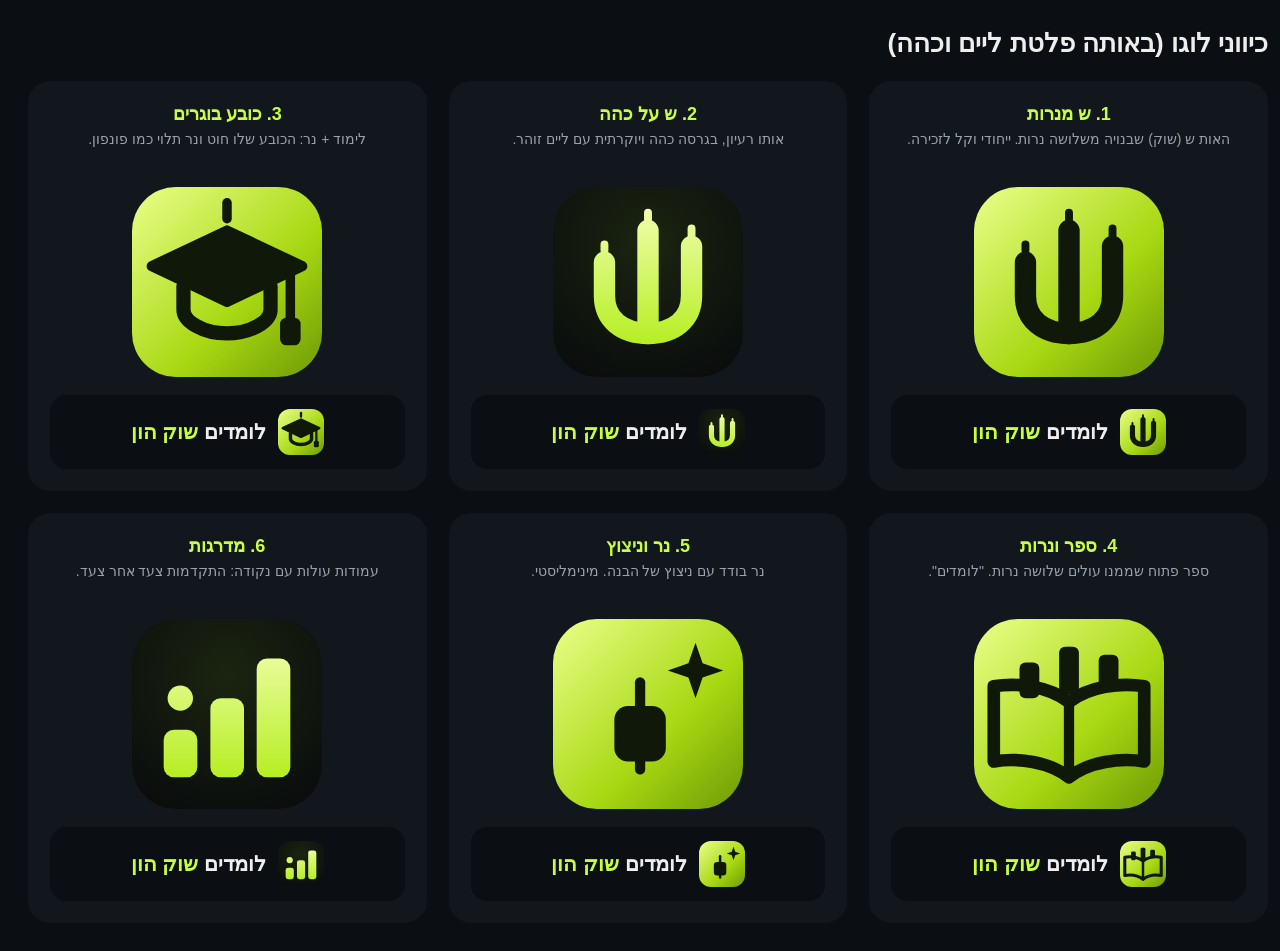
<file: capital-market-app/brand/concepts.html>
<!doctype html><html dir="rtl" lang="he"><meta charset="utf-8"><style>
body{margin:0;background:#0b0e12;font-family:Heebo,Arial,sans-serif;color:#eee;padding:28px;width:1240px}
h1{margin:0 0 22px;font-size:26px}.g{display:grid;grid-template-columns:repeat(3,1fr);gap:22px}
.t{background:#12171d;border-radius:22px;padding:22px;text-align:center}.t .n{color:#c8ff3d;font-weight:800;font-size:18px;margin-bottom:4px}.t p{margin:6px 0 16px;color:#98a3ae;font-size:14px;min-height:40px}
.ic{width:190px;height:190px;margin:0 auto 18px;border-radius:44px;display:block}
.lock{display:flex;align-items:center;justify-content:center;gap:12px;padding:14px;border-radius:16px;background:#0b0e12}.lock .ic{width:46px;height:46px;border-radius:12px;margin:0}.lock b{font-size:21px;font-weight:800}.lock b i{font-style:normal;color:#c8ff3d}
.row{display:flex;gap:10px;justify-content:center;margin-top:12px}.row .ic{width:54px;height:54px;border-radius:13px;margin:0}
</style>
<svg width="0" height="0" style="position:absolute"><defs>
<linearGradient id="lime" x1="0" y1="0" x2="1" y2="1"><stop offset="0" stop-color="#eaff8a"/><stop offset=".6" stop-color="#a8d812"/><stop offset="1" stop-color="#6f9a05"/></linearGradient>
<linearGradient id="lime2" gradientUnits="userSpaceOnUse" x1="0" y1="4" x2="0" y2="40"><stop offset="0" stop-color="#f2ffb0"/><stop offset="1" stop-color="#b6ee22"/></linearGradient>
<radialGradient id="dk" cx=".5" cy=".3" r=".9"><stop offset="0" stop-color="#1b2410"/><stop offset="1" stop-color="#07090c"/></radialGradient>
<symbol id="shin-d" viewBox="0 0 48 48"><g fill="none" stroke="#10180a" stroke-linecap="round" stroke-linejoin="round"><path d="M13 19v8.5c0 6 4.5 9.5 11 9.5s11-3.5 11-9.5V15" stroke-width="5.4"/><path d="M24 37V11" stroke-width="5.4"/><path d="M13 14.5v1.5M24 6.5v1.8M35 10.5v1.8" stroke-width="2"/></g></symbol>
<symbol id="shin-l" viewBox="0 0 48 48"><g fill="none" stroke="url(#lime2)" stroke-linecap="round" stroke-linejoin="round"><path d="M13 19v8.5c0 6 4.5 9.5 11 9.5s11-3.5 11-9.5V15" stroke-width="5.4"/><path d="M24 37V11" stroke-width="5.4"/><path d="M13 14.5v1.5M24 6.5v1.8M35 10.5v1.8" stroke-width="2"/></g></symbol>
<symbol id="cap" viewBox="0 0 48 48"><g stroke="#10180a" stroke-linecap="round" stroke-linejoin="round"><path d="M24 11L43 20 24 29 5 20z" fill="#10180a" stroke-width="2.6"/><path d="M13 25v6c0 3 5 6 11 6s11-3 11-6v-6" fill="none" stroke-width="3.6"/><path d="M40 21.5V34" stroke-width="2.4" fill="none"/><rect x="37.4" y="33" width="5.2" height="7" rx="1.6" fill="#10180a" stroke="none"/><path d="M24 4v4" stroke-width="2.4"/></g></symbol>
<symbol id="book" viewBox="0 0 48 48"><g stroke="#10180a" stroke-linecap="round" stroke-linejoin="round"><path d="M24 40C19 36 11 35 5 36V17c6-1 14 0 19 4 5-4 13-5 19-4v19c-6-1-14 0-19 4z" fill="none" stroke-width="3.2"/><path d="M24 21v19" stroke-width="2.6"/><path d="M14 13v3M24 8v3M34 11v3" stroke-width="2"/><rect x="11.5" y="16" width="5" height="9" rx="1.5" fill="#10180a" stroke="none" transform="translate(0,-5) translate(0,0)"/><rect x="21.5" y="11" width="5" height="12" rx="1.5" fill="#10180a" stroke="none" transform="translate(0,-4)"/><rect x="31.5" y="14" width="5" height="9" rx="1.5" fill="#10180a" stroke="none" transform="translate(0,-5)"/></g></symbol>
<symbol id="spark" viewBox="0 0 48 48"><g stroke="#10180a" stroke-linecap="round"><path d="M22 16v22" stroke-width="2.6"/><rect x="15.5" y="22" width="13" height="14" rx="3.4" fill="#10180a" stroke="none"/><path d="M36 6l1.8 5.2L43 13l-5.2 1.8L36 20l-1.8-5.2L29 13l5.2-1.8z" fill="#10180a" stroke="none"/></g></symbol>
<symbol id="steps" viewBox="0 0 48 48"><g fill="#10180a"><rect x="8" y="28" width="8.5" height="12" rx="2.6"/><rect x="19.8" y="20" width="8.5" height="20" rx="2.6"/><rect x="31.5" y="10" width="8.5" height="30" rx="2.6"/><circle cx="12.2" cy="20" r="3.2"/></g></symbol>
</defs></svg>
<h1>כיווני לוגו (באותה פלטת ליים וכהה)</h1><div class="g" id="g"></div>
<script>
const T=[
['1','ש מנרות','האות ש (שוק) שבנויה משלושה נרות. ייחודי וקל לזכירה.','lime','shin-d'],
['2','ש על כהה','אותו רעיון, בגרסה כהה ויוקרתית עם ליים זוהר.','dk','shin-l'],
['3','כובע בוגרים','לימוד + נר: הכובע שלו חוט ונר תלוי כמו פונפון.','lime','cap'],
['4','ספר ונרות','ספר פתוח שממנו עולים שלושה נרות. "לומדים".','lime','book'],
['5','נר וניצוץ','נר בודד עם ניצוץ של הבנה. מינימליסטי.','lime','spark'],
['6','מדרגות','עמודות עולות עם נקודה: התקדמות צעד אחר צעד.','dk','steps']];
const fill=s=>s==='lime'?'url(#lime)':'url(#dk)';
document.getElementById('g').innerHTML=T.map(([n,t,d,bg,sy])=>{const c=bg==='dk'&&sy==='steps'?'<svg class="ic" viewBox="0 0 48 48"><rect width="48" height="48" fill="url(#dk)"/><g fill="url(#lime2)"><rect x="8" y="28" width="8.5" height="12" rx="2.6"/><rect x="19.8" y="20" width="8.5" height="20" rx="2.6"/><rect x="31.5" y="10" width="8.5" height="30" rx="2.6"/><circle cx="12.2" cy="20" r="3.2"/></g></svg>':`<svg class="ic" viewBox="0 0 48 48"><rect width="48" height="48" fill="${fill(bg)}"/><use href="#${sy}"/></svg>`;
return `<div class="t"><div class="n">${n}. ${t}</div><p>${d}</p>${c}<div class="lock">${c.replace('class="ic"','class="ic"')}<b>לומדים <i>שוק הון</i></b></div></div>`}).join('');
</script></html>
</file>
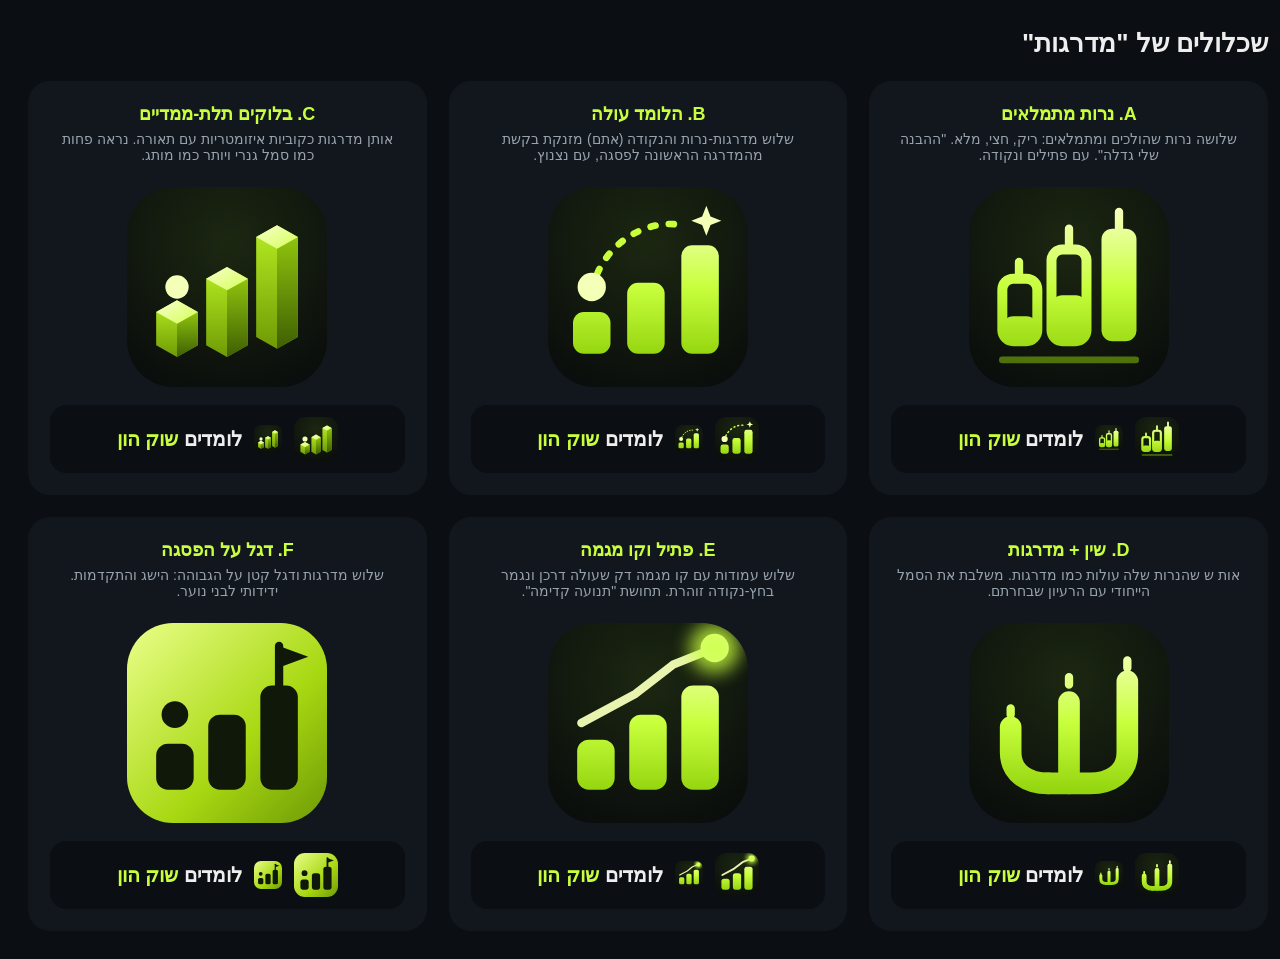
<file: capital-market-app/brand/steps2.html>
<!doctype html><html dir="rtl" lang="he"><meta charset="utf-8"><style>
body{margin:0;background:#0b0e12;font-family:Heebo,Arial,sans-serif;color:#eee;padding:28px;width:1240px}
h1{margin:0 0 22px;font-size:26px}.g{display:grid;grid-template-columns:repeat(3,1fr);gap:22px}
.t{background:#12171d;border-radius:22px;padding:22px;text-align:center}.t .n{color:#c8ff3d;font-weight:800;font-size:18px}.t p{margin:6px 0 16px;color:#98a3ae;font-size:14px;min-height:40px}
.ic{width:200px;height:200px;margin:0 auto 18px;border-radius:46px;display:block}
.row{display:flex;gap:12px;justify-content:center;align-items:center;background:#0b0e12;border-radius:16px;padding:12px}.row .ic{width:44px;height:44px;border-radius:11px;margin:0}.row .ic.s{width:28px;height:28px;border-radius:7px}.row b{font-size:20px;font-weight:800}.row i{font-style:normal;color:#c8ff3d}
</style>
<svg width="0" height="0" style="position:absolute"><defs>
<linearGradient id="L" gradientUnits="userSpaceOnUse" x1="0" y1="6" x2="0" y2="42"><stop offset="0" stop-color="#f4ffb8"/><stop offset=".5" stop-color="#c8ff3d"/><stop offset="1" stop-color="#8fd10a"/></linearGradient>
<linearGradient id="Lh" gradientUnits="userSpaceOnUse" x1="0" y1="0" x2="48" y2="48"><stop offset="0" stop-color="#eaff8a"/><stop offset=".6" stop-color="#a8d812"/><stop offset="1" stop-color="#6f9a05"/></linearGradient>
<radialGradient id="D" cx=".5" cy=".28" r=".95"><stop offset="0" stop-color="#1c2711"/><stop offset="1" stop-color="#06080b"/></radialGradient>
<filter id="gl" x="-50%" y="-50%" width="200%" height="200%"><feGaussianBlur stdDeviation="2.2"/></filter>
<linearGradient id="top" x1="0" y1="0" x2="1" y2="1"><stop offset="0" stop-color="#f9ffd0"/><stop offset="1" stop-color="#d4ff55"/></linearGradient>
<linearGradient id="lft" x1="0" y1="0" x2="0" y2="1"><stop offset="0" stop-color="#b6ee22"/><stop offset="1" stop-color="#6f9a05"/></linearGradient>
<linearGradient id="rgt" x1="0" y1="0" x2="0" y2="1"><stop offset="0" stop-color="#8fc40e"/><stop offset="1" stop-color="#3f5f03"/></linearGradient>
</defs></svg>
<h1>שכלולים של "מדרגות"</h1><div class="g" id="g"></div>
<script>
const bgD='<rect width="48" height="48" fill="url(#D)"/>';
const V=[
['A','נרות מתמלאים','שלושה נרות שהולכים ומתמלאים: ריק, חצי, מלא. "ההבנה שלי גדלה". עם פתילים ונקודה.',
 bgD+'<g stroke="url(#L)" stroke-linecap="round" fill="none"><path d="M12 22v-4M24 15v-5M36 10V6" stroke-width="2"/><rect x="8" y="22" width="8.4" height="15" rx="2.6" stroke-width="2.4"/><rect x="19.8" y="15" width="8.4" height="22" rx="2.6" stroke-width="2.4"/></g><rect x="19.8" y="26" width="8.4" height="11" rx="2.6" fill="url(#L)"/><rect x="31.8" y="10" width="8.4" height="27" rx="2.6" fill="url(#L)"/><rect x="8" y="31" width="8.4" height="6" rx="2.6" fill="url(#L)"/><path d="M8 41.5h32" stroke="url(#L)" stroke-width="1.6" stroke-linecap="round" opacity=".5"/>'],
['B','הלומד עולה','שלוש מדרגות-נרות והנקודה (אתם) מזנקת בקשת מהמדרגה הראשונה לפסגה, עם נצנוץ.',
 bgD+'<g fill="url(#L)"><rect x="6" y="30" width="9" height="10" rx="2.6"/><rect x="19" y="23" width="9" height="17" rx="2.6"/><rect x="32" y="14" width="9" height="26" rx="2.6"/></g><path d="M10.5 25C13 13 24 8 31 9" fill="none" stroke="#c8ff3d" stroke-width="1.6" stroke-dasharray="1.2 3.2" stroke-linecap="round"/><circle cx="10.5" cy="24" r="3.4" fill="#f4ffb8"/><path d="M38 4.5l1 2.6 2.6 1-2.6 1-1 2.6-1-2.6-2.6-1 2.6-1z" fill="#f4ffb8"/>'],
['C','בלוקים תלת-ממדיים','אותן מדרגות כקוביות איזומטריות עם תאורה. נראה פחות כמו סמל גנרי ויותר כמו מותג.',
 bgD+(()=>{const b=(x,y,h)=>`<path d="M${x} ${y}l5-2.8 5 2.8v${h}l-5 2.8-5-2.8z" fill="url(#lft)"/><path d="M${x+5} ${y+2.8}l5-2.8v${h}l-5 2.8z" fill="url(#rgt)"/><path d="M${x} ${y}l5-2.8 5 2.8-5 2.8z" fill="url(#top)"/>`;return b(7,30,8)+b(19,22,16)+b(31,12,24)})()+'<circle cx="12" cy="24" r="2.8" fill="#f4ffb8"/>'],
['D','שין + מדרגות','אות ש שהנרות שלה עולות כמו מדרגות. משלבת את הסמל הייחודי עם הרעיון שבחרתם.',
 bgD+'<g fill="none" stroke="url(#L)" stroke-linecap="round" stroke-linejoin="round"><path d="M10 25v6c0 5 4 7.5 9 7.5" stroke-width="5.2"/><path d="M38 14v17c0 5-4 7.5-9 7.5h-10" stroke-width="5.2"/><path d="M24 38.5V19" stroke-width="5.2"/><path d="M10 20.5v1.5M24 13v1.8M38 9v1.8" stroke-width="2"/></g>'],
['E','פתיל וקו מגמה','שלוש עמודות עם קו מגמה דק שעולה דרכן ונגמר בחץ-נקודה זוהרת. תחושת "תנועה קדימה".',
 bgD+'<g fill="url(#L)"><rect x="7" y="28" width="9" height="12" rx="2.8"/><rect x="19.5" y="22" width="9" height="18" rx="2.8"/><rect x="32" y="15" width="9" height="25" rx="2.8"/></g><path d="M8 24L21 17 30 10 40 6" fill="none" stroke="#f4ffb8" stroke-width="2" stroke-linecap="round" stroke-linejoin="round" opacity=".95"/><circle cx="40" cy="6" r="3.4" fill="#f4ffb8"/><circle cx="40" cy="6" r="6" fill="#c8ff3d" filter="url(#gl)" opacity=".8"/>'],
['F','דגל על הפסגה','שלוש מדרגות ודגל קטן על הגבוהה: הישג והתקדמות. ידידותי לבני נוער.',
 '<rect width="48" height="48" fill="url(#Lh)"/><g fill="#10180a"><rect x="7" y="29" width="9" height="11" rx="2.8"/><rect x="19.5" y="22" width="9" height="18" rx="2.8"/><rect x="32" y="15" width="9" height="25" rx="2.8"/><circle cx="11.5" cy="22" r="3.2"/></g><path d="M36.5 15V5.5" stroke="#10180a" stroke-width="2" stroke-linecap="round"/><path d="M36.5 5.5l7 2.6-7 2.6z" fill="#10180a"/>']
];
document.getElementById('g').innerHTML=V.map(([k,t,d,s])=>{const sv=c=>`<svg class="ic ${c}" viewBox="0 0 48 48">${s}</svg>`;return `<div class="t"><div class="n">${k}. ${t}</div><p>${d}</p>${sv('')}<div class="row">${sv('')}${sv('s')}<b>לומדים <i>שוק הון</i></b></div></div>`}).join('');
</script></html>
</file>
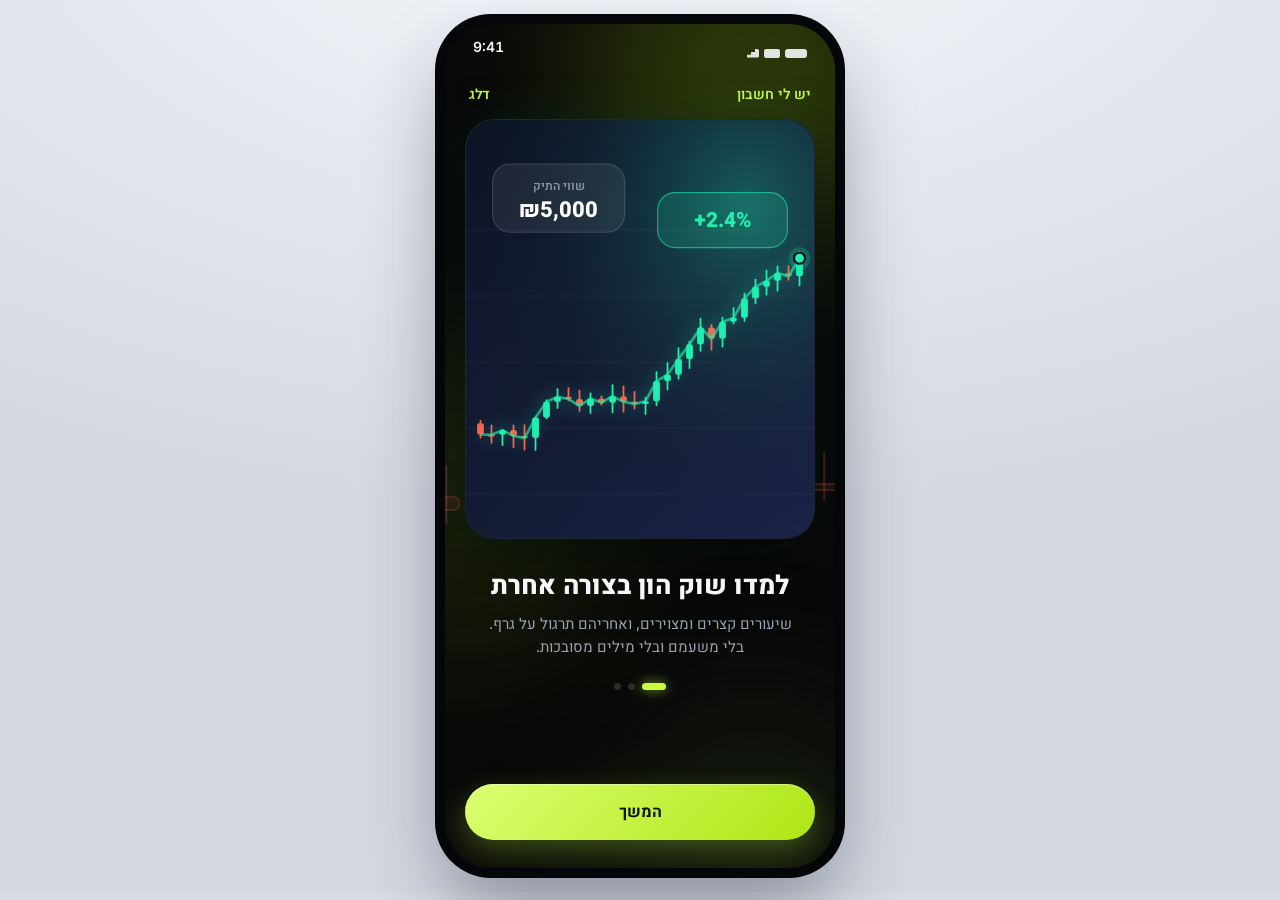
<file: capital-market-app/review/app.backup.html>
<!doctype html>
<html lang="he" dir="rtl"><head><meta charset="utf-8"><meta name="viewport" content="width=device-width, initial-scale=1, viewport-fit=cover"><title>לומדים שוק הון</title>
<link rel="preconnect" href="https://fonts.googleapis.com">
<link rel="preconnect" href="https://fonts.gstatic.com" crossorigin>
<link href="https://fonts.googleapis.com/css2?family=Inter:wght@400;500;600;700;800&family=Heebo:wght@300;400;500;600;700;800&display=swap" rel="stylesheet">
<style>
:root{color-scheme:dark}
:root{
  --bg:#07090c; --card:rgba(24,29,36,.72); --card2:#1d232b; --line:rgba(255,255,255,.08);
  --text:#f5f7fa; --muted:#98a2b3; --dim:#5f6977;
  --green:#1ff0b0; --green-d:#0f8f68; --green-bg:rgba(31,240,176,.13);
  --red:#ff6048; --red-bg:rgba(255,96,72,.13);
  --gold:#ffc94d; --blue:#6aa8ff; --violet:#a78bfa;
  --r:22px;
}
*{box-sizing:border-box;margin:0;padding:0;-webkit-tap-highlight-color:transparent}
html,body{height:100%;background:#d9dde3}
body{font-family:'Inter','Heebo',system-ui,-apple-system,'Segoe UI',Arial,sans-serif;color:var(--text);font-variant-numeric:tabular-nums}
button{font:inherit;color:inherit;background:none;border:0;cursor:pointer;text-align:inherit}
input,select{font:inherit;color:inherit}
.stage{min-height:100%;display:flex;align-items:center;justify-content:center;padding:24px;background:radial-gradient(1200px 600px at 50% -10%,#f4f6fa,#d4d9e1)}
.phone{position:relative;width:390px;height:844px;background:var(--bg);border-radius:46px;overflow:hidden;box-shadow:0 0 0 10px #05060a,0 40px 80px rgba(20,30,50,.4);display:flex;flex-direction:column;isolation:isolate}
@media (max-width:480px){
  html,body{background:var(--bg)}
  .stage{padding:0;display:block;background:var(--bg)}
  .phone{width:100%;height:100dvh;border-radius:0;box-shadow:none}
}
/* living background */
.aurora{position:absolute;inset:0;z-index:0;overflow:hidden;pointer-events:none;background:radial-gradient(900px 500px at 50% 120%,#0b1f1a,transparent 60%),var(--bg)}
.aurora i{position:absolute;border-radius:50%;filter:blur(70px);opacity:.55;will-change:transform}
.aurora i:nth-child(1){width:340px;height:340px;background:#10d9a0;top:-120px;right:-90px;animation:drift1 16s ease-in-out infinite alternate}
.aurora i:nth-child(2){width:300px;height:300px;background:#4f46e5;top:38%;left:-130px;opacity:.38;animation:drift2 20s ease-in-out infinite alternate}
.aurora i:nth-child(3){width:280px;height:280px;background:#0ea5e9;bottom:-110px;right:-60px;opacity:.3;animation:drift3 18s ease-in-out infinite alternate}
@keyframes drift1{to{transform:translate(-90px,120px) scale(1.2)}}
@keyframes drift2{to{transform:translate(140px,-90px) scale(1.15)}}
@keyframes drift3{to{transform:translate(-110px,-70px) scale(1.25)}}
#bg{position:absolute;inset:0;width:100%;height:100%;z-index:0;pointer-events:none;-webkit-mask-image:linear-gradient(180deg,transparent 4%,#000 24%,#000 66%,transparent 92%);mask-image:linear-gradient(180deg,transparent 4%,#000 24%,#000 66%,transparent 92%)}
.statusbar{position:relative;z-index:3;flex:none;height:44px;padding:14px 28px 0;display:flex;justify-content:space-between;font-weight:600;font-size:14px;direction:ltr}
.sb-icons{display:flex;gap:5px;align-items:center}
.sb-icons i{display:block;width:16px;height:9px;border-radius:2px;background:var(--text);opacity:.9}
.sb-icons i:first-child{clip-path:polygon(0 100%,25% 100%,25% 70%,50% 70%,50% 40%,75% 40%,75% 0,100% 0,100% 100%)}
.sb-icons .bat{width:22px;border-radius:3px;opacity:.9}
@media (max-width:480px){.statusbar{display:none}.screen{padding-top:calc(8px + env(safe-area-inset-top,0px))}}
.screen{position:relative;z-index:2;flex:1;overflow-y:auto;overflow-x:hidden;padding:8px 20px 28px;scrollbar-width:none}
.screen::-webkit-scrollbar{display:none}
.screen.has-tabs{padding-bottom:104px}

/* entrance animation: children rise in one by one */
.anim>*{animation:rise .55s cubic-bezier(.2,.8,.2,1) both}
.anim>*:nth-child(2){animation-delay:.05s}.anim>*:nth-child(3){animation-delay:.1s}.anim>*:nth-child(4){animation-delay:.15s}
.anim>*:nth-child(5){animation-delay:.2s}.anim>*:nth-child(6){animation-delay:.25s}.anim>*:nth-child(7){animation-delay:.3s}
.anim>*:nth-child(n+8){animation-delay:.35s}
@keyframes rise{from{opacity:0;transform:translateY(16px)}to{opacity:1;transform:none}}
@media (prefers-reduced-motion:reduce){*{animation-duration:.01ms!important;animation-iteration-count:1!important;transition-duration:.01ms!important}}

/* buttons */
.btn{display:flex;align-items:center;justify-content:center;gap:8px;width:100%;height:56px;border-radius:999px;font-weight:700;font-size:16px;transition:transform .12s,opacity .2s,box-shadow .25s}
.btn:active{transform:scale(.97)}
.btn.primary{background:linear-gradient(135deg,#46f7c4,#12c98e);color:#03231a;box-shadow:0 10px 30px rgba(31,240,176,.38),inset 0 1px 0 rgba(255,255,255,.4);animation:glow 3.2s ease-in-out infinite}
@keyframes glow{50%{box-shadow:0 12px 40px rgba(31,240,176,.6),inset 0 1px 0 rgba(255,255,255,.4)}}
.btn.ghost{background:rgba(255,255,255,.07);border:1px solid var(--line);color:var(--text)}
.btn.sell{background:linear-gradient(135deg,#ff7a63,#e5432d);color:#fff;box-shadow:0 10px 28px rgba(255,96,72,.35)}
.btn[disabled]{opacity:.35;pointer-events:none;animation:none}
.btn.small{height:46px;font-size:15px}
.icon-btn{width:42px;height:42px;border-radius:50%;background:rgba(255,255,255,.08);border:1px solid var(--line);display:grid;place-items:center;flex:none}
.icon-btn svg{width:20px;height:20px}
.link{color:var(--green);font-weight:600;font-size:14px;text-shadow:0 0 14px rgba(31,240,176,.35)}
.top{display:flex;align-items:center;justify-content:space-between;height:48px;margin-bottom:6px;gap:10px}
.top h2{font-size:19px;font-weight:700;display:flex;align-items:center;gap:8px}
.muted{color:var(--muted)}
.eyebrow{color:var(--muted);font-size:13px}
h1{font-size:28px;line-height:1.2;font-weight:800}
.up{color:var(--green)} .down{color:var(--red)} .gold{color:var(--gold)}
.gtext{background:linear-gradient(90deg,#fff 10%,#8dffdc);-webkit-background-clip:text;background-clip:text;color:transparent}
.live{display:inline-block;width:8px;height:8px;border-radius:50%;background:var(--green);animation:ping 1.8s infinite;vertical-align:middle}
@keyframes ping{0%{box-shadow:0 0 0 0 rgba(31,240,176,.7)}80%,100%{box-shadow:0 0 0 9px rgba(31,240,176,0)}}
.fu{animation:fu .7s}.fd{animation:fd .7s}
@keyframes fu{0%{color:var(--green);text-shadow:0 0 12px var(--green)}}
@keyframes fd{0%{color:var(--red);text-shadow:0 0 12px var(--red)}}

/* onboarding */
.ob{display:flex;flex-direction:column;height:100%;min-height:740px}
.ob-top{display:flex;justify-content:space-between;padding:8px 4px}
.ob-art{margin:6px 0 0;background:linear-gradient(160deg,rgba(31,240,176,.12),rgba(24,29,36,.7) 50%);backdrop-filter:blur(10px);border-radius:30px;height:380px;position:relative;overflow:hidden;border:1px solid var(--line);box-shadow:0 20px 50px rgba(0,0,0,.4)}
.ob-art>svg.scene{position:absolute;inset:0;width:100%;height:100%}
.cn{transform-origin:center bottom;transform-box:fill-box;animation:grow .6s cubic-bezier(.2,1.4,.4,1) both}
@keyframes grow{from{transform:scaleY(0);opacity:0}to{transform:none;opacity:1}}
.ob-card{position:absolute;bottom:22px;left:22px;background:rgba(35,40,47,.85);backdrop-filter:blur(10px);border:1px solid var(--line);border-radius:18px;padding:12px 16px;box-shadow:0 14px 34px rgba(0,0,0,.5);min-width:150px;animation:float 4s ease-in-out infinite}
.ob-card b{display:block;font-size:20px;margin-top:4px;color:var(--gold);letter-spacing:2px}
@keyframes float{50%{transform:translateY(-8px)}}
.ob h1{text-align:center;margin-top:30px;font-size:26px}
.ob p{text-align:center;color:var(--muted);margin:12px 18px 0;line-height:1.55;font-size:15px}
.dots{display:flex;gap:7px;justify-content:center;margin:24px 0 20px}
.dots i{width:7px;height:7px;border-radius:50%;background:rgba(255,255,255,.14);transition:.3s}
.dots i.on{background:var(--green);width:24px;border-radius:5px;box-shadow:0 0 12px var(--green)}
.ob .grow{flex:1}

/* forms */
.field{margin-top:16px}
.field label{display:block;font-size:13px;color:var(--muted);margin-bottom:8px}
.inp{width:100%;height:56px;border-radius:18px;background:rgba(255,255,255,.05);border:1.5px solid var(--line);padding:0 16px;font-size:16px;outline:0;transition:border .2s,box-shadow .2s}
.inp:focus{border-color:var(--green);box-shadow:0 0 0 4px rgba(31,240,176,.12)}
.inp.err{border-color:var(--red)}
.err-t{color:var(--red);font-size:13px;margin-top:6px}
.chips{display:flex;gap:8px;flex-wrap:wrap}
.chip{padding:9px 16px;border-radius:999px;background:rgba(255,255,255,.06);border:1px solid var(--line);font-size:14px;color:var(--muted);font-weight:500;white-space:nowrap;transition:.2s}
.chip.on{background:var(--green-bg);border-color:var(--green);color:var(--green);box-shadow:0 0 16px rgba(31,240,176,.2)}
.check{display:flex;gap:12px;align-items:flex-start;margin-top:18px;font-size:13px;color:var(--muted);line-height:1.5;text-align:right}
.check i{flex:none;width:22px;height:22px;border-radius:7px;border:1.5px solid var(--dim);display:grid;place-items:center;margin-top:1px}
.check.on i{background:var(--green);border-color:var(--green)}
.check.on i::after{content:"";width:9px;height:5px;border:2px solid #04251b;border-top:0;border-right:0;transform:rotate(-45deg) translate(1px,-1px)}

/* cards */
.card{background:linear-gradient(160deg,rgba(32,38,47,.78),rgba(17,21,27,.78));backdrop-filter:blur(12px);-webkit-backdrop-filter:blur(12px);border:1px solid var(--line);border-radius:var(--r);padding:16px;box-shadow:0 12px 32px rgba(0,0,0,.28),inset 0 1px 0 rgba(255,255,255,.05)}
button.card{display:block;width:100%;text-align:right}
.hello{display:flex;align-items:center;gap:10px;margin:6px 0 14px}
.avatar{width:46px;height:46px;border-radius:50%;background:linear-gradient(135deg,#46f7c4,#0b8a66);display:grid;place-items:center;font-weight:800;color:#04251b;font-size:18px;box-shadow:0 0 22px rgba(31,240,176,.45);flex:none}
.avatar.big{width:88px;height:88px;font-size:36px;margin-bottom:12px}
.hello .t{flex:1;text-align:right}
.hello .t b{display:block;font-size:18px}
.pill{display:flex;align-items:center;gap:6px;padding:8px 12px;border-radius:999px;background:rgba(255,255,255,.08);border:1px solid var(--line);font-weight:700;font-size:14px}
.pill svg{width:16px;height:16px}
.pill.gold{color:var(--gold);box-shadow:0 0 16px rgba(255,201,77,.18)}
.ticker{overflow:hidden;direction:ltr;margin:0 -20px 16px;-webkit-mask-image:linear-gradient(90deg,transparent,#000 8%,#000 92%,transparent);mask-image:linear-gradient(90deg,transparent,#000 8%,#000 92%,transparent)}
.ticker .tr{display:flex;gap:10px;width:max-content;animation:marq 55s linear infinite}
@keyframes marq{to{transform:translateX(-50%)}}
.tk{display:flex;gap:8px;align-items:baseline;padding:7px 12px;border-radius:999px;background:rgba(255,255,255,.06);border:1px solid var(--line);font-size:12.5px;white-space:nowrap}
.tk b{font-weight:700}.tk i{font-style:normal;color:var(--muted)}.tk em{font-style:normal;font-weight:600}
.hero{background:linear-gradient(135deg,#0d4a3a,#12161c 55%,#2a2470);background-size:180% 180%;animation:shift 12s ease-in-out infinite alternate;border:1px solid rgba(31,240,176,.25);border-radius:28px;padding:18px;position:relative;overflow:hidden;box-shadow:0 20px 50px rgba(0,0,0,.4),0 0 40px rgba(31,240,176,.12)}
@keyframes shift{to{background-position:100% 100%}}
.hero::after{content:"";position:absolute;width:240px;height:240px;border-radius:50%;background:radial-gradient(circle,rgba(31,240,176,.3),transparent 65%);top:-100px;left:-70px;animation:float 6s ease-in-out infinite;pointer-events:none}
.hero h3{font-size:21px;margin:8px 0 4px;position:relative}
.hero p{color:#b6c2cf;font-size:14px;position:relative}
.hero .row2{display:flex;align-items:center;gap:14px;margin:16px 0;position:relative}
.hero .btn{position:relative}
.bar{height:8px;border-radius:8px;background:rgba(255,255,255,.1);overflow:hidden;flex:1}
.bar i{display:block;height:100%;background:linear-gradient(90deg,#46f7c4,#1ff0b0);border-radius:8px;box-shadow:0 0 12px var(--green);transition:width .8s}
.tag{display:inline-flex;align-items:center;gap:6px;font-size:12px;font-weight:600;color:var(--green);background:var(--green-bg);padding:5px 10px;border-radius:999px;position:relative}
.sec{display:flex;justify-content:space-between;align-items:center;margin:26px 0 12px}
.sec h3{font-size:18px;font-weight:700;display:flex;gap:8px;align-items:center}
.mini{display:grid;grid-template-columns:1fr 1fr;gap:12px;margin-top:14px}
.mini .card{padding:14px}
.mini .big{font-size:26px;font-weight:800;margin-top:6px}
.mbig{font-size:22px;font-weight:800;margin-top:6px}
.wcard{display:flex!important;align-items:center;justify-content:space-between;margin-top:14px;background:linear-gradient(135deg,rgba(99,102,241,.35),rgba(17,21,27,.8) 70%)}
.wcard.locked{background:linear-gradient(135deg,rgba(100,116,139,.25),rgba(17,21,27,.8))}
.wcard.locked .wbig{opacity:.55}
.wbig{font-size:32px;font-weight:800;letter-spacing:-.5px;margin:2px 0}
.wr{width:52px;height:52px;border-radius:18px;background:rgba(255,255,255,.1);display:grid;place-items:center;flex:none}
.wr svg{width:26px;height:26px;color:var(--green)}
.wcard.locked .wr svg{color:var(--muted)}

/* rows (assets, positions) */
.rows .row{display:flex;align-items:center;gap:12px;padding:14px 0;border-bottom:1px solid var(--line);width:100%;text-align:right}
.rows .row:last-child{border:0}
.rows .row:active{opacity:.7}
.logo{width:44px;height:44px;border-radius:50%;display:grid;place-items:center;font-weight:800;font-size:14px;color:#fff;flex:none;box-shadow:0 0 18px rgba(255,255,255,.08),inset 0 -6px 12px rgba(0,0,0,.25)}
.rows .nm{flex:1;min-width:0}
.rows .nm b{display:block;font-size:15px}
.rows .nm span{font-size:12.5px;color:var(--muted)}
.px{text-align:left;direction:ltr}
.px b{display:block;font-size:15px}
.px span{font-size:12.5px}
.spark{flex:none}
.demo-note{font-size:12px;color:var(--dim);margin-top:8px;line-height:1.5}
.filters{display:flex;gap:8px;overflow-x:auto;scrollbar-width:none;margin:12px 0 4px}
.filters::-webkit-scrollbar{display:none}
.search{display:flex;align-items:center;gap:10px;height:52px;padding:0 16px;border-radius:18px;background:rgba(255,255,255,.06);border:1.5px solid var(--line);margin-top:14px;color:var(--muted)}
.search svg{width:20px;height:20px;flex:none}
.search input{flex:1;background:none;border:0;outline:0;font-size:15px;color:var(--text)}
.search:focus-within{border-color:var(--green)}
.mk-hero{background:linear-gradient(135deg,rgba(31,240,176,.18),rgba(17,21,27,.8) 65%)}
.mk-row{display:flex;justify-content:space-between;align-items:center;margin-top:6px}
.mk-big{font-size:34px;font-weight:800;direction:ltr;text-align:right}

/* lesson list */
.les{display:flex;gap:14px;align-items:center;padding:14px;border-radius:var(--r);background:linear-gradient(160deg,rgba(32,38,47,.7),rgba(17,21,27,.7));backdrop-filter:blur(10px);border:1px solid var(--line);margin-bottom:12px;text-align:right;width:100%;transition:transform .15s,border-color .2s}
.les:active{transform:scale(.98)}
.les .ic{width:48px;height:48px;border-radius:16px;background:var(--green-bg);display:grid;place-items:center;flex:none}
.les .ic svg{width:24px;height:24px}
.les .tx{flex:1;min-width:0}
.les .tx b{display:block;font-size:16px}
.les .tx span{font-size:13px;color:var(--muted)}
.les.done{border-color:rgba(31,240,176,.35)}
.les.done .ic{background:var(--green);box-shadow:0 0 18px rgba(31,240,176,.5)}
.les .st{font-size:12px;color:var(--green);font-weight:700}
.les.pos .px b{font-size:15px}
.prog-card{margin-bottom:0}

/* lesson player */
.prog{display:flex;gap:5px;margin:4px 0 18px}
.prog i{flex:1;height:5px;border-radius:4px;background:rgba(255,255,255,.1);transition:.4s}
.prog i.on{background:var(--green);box-shadow:0 0 10px var(--green)}
.slide{background:linear-gradient(160deg,rgba(32,38,47,.8),rgba(17,21,27,.8));backdrop-filter:blur(12px);border:1px solid var(--line);border-radius:28px;padding:22px;min-height:480px;display:flex;flex-direction:column;box-shadow:0 20px 50px rgba(0,0,0,.35)}
.slide h2{font-size:24px;line-height:1.25;margin:10px 0}
.slide p{color:#e1e5eb;line-height:1.7;font-size:17px}
.slide .vis{margin:18px 0;background:rgba(0,0,0,.28);border-radius:20px;height:210px;display:grid;place-items:center;overflow:hidden;border:1px solid var(--line)}
.slide .vis svg{width:100%;height:100%}
.slide .warn{margin-top:14px;font-size:13px;color:var(--gold);background:rgba(255,201,77,.1);border:1px solid rgba(255,201,77,.25);padding:10px 12px;border-radius:12px;line-height:1.5}
.slide .grow{flex:1}
.slide .opt{display:block;width:100%;text-align:right;padding:15px 16px;border-radius:16px;background:rgba(255,255,255,.06);border:1.5px solid var(--line);margin-top:10px;font-size:15px;font-weight:500}
.opt.ok{border-color:var(--green)!important;background:var(--green-bg)!important}
.opt.bad{border-color:var(--red)!important;background:var(--red-bg)!important}
.nav2{display:flex;gap:10px;margin-top:16px}
.nav2 .btn:first-child{flex:1}
.nav2 .btn#pv{flex:none}

/* practice */
.pr-head{display:flex;align-items:center;gap:12px;margin-bottom:12px}
.pr-head .tt{flex:1}
.pr-head b{display:block;font-size:17px}
.pr-head span{font-size:12.5px;color:var(--muted)}
.pbox{background:linear-gradient(160deg,rgba(26,32,40,.85),rgba(12,15,19,.85));backdrop-filter:blur(12px);border:1px solid var(--line);border-radius:26px;padding:14px 10px 10px;box-shadow:0 20px 50px rgba(0,0,0,.4)}
.pbox .meta{display:flex;justify-content:space-between;align-items:flex-end;padding:0 8px 10px;direction:ltr}
.pbox .price{font-size:30px;font-weight:800;letter-spacing:-.5px}
.pbox .hl{font-size:12px;color:var(--muted);text-align:right}
.chart{width:100%;height:auto;display:block;touch-action:none;direction:ltr;user-select:none;-webkit-user-select:none}
.chart.swap{animation:swap .5s}
@keyframes swap{from{opacity:.2;transform:scale(.985)}}
.steps{display:flex;justify-content:space-between;margin:14px 2px 10px}
.steps span{display:flex;flex-direction:column;align-items:center;gap:5px;font-size:11px;color:var(--dim);flex:1}
.steps i{width:26px;height:26px;border-radius:50%;display:grid;place-items:center;font-style:normal;font-weight:700;font-size:12px;background:rgba(255,255,255,.08);border:1px solid var(--line)}
.steps .on{color:var(--text)}.steps .on i{background:var(--green);color:#04251b;box-shadow:0 0 14px var(--green);border-color:transparent}
.steps .done i{background:var(--green-bg);color:var(--green);border-color:var(--green)}
.panel{background:linear-gradient(160deg,rgba(32,38,47,.8),rgba(17,21,27,.8));border:1px solid var(--line);border-radius:22px;padding:16px}
.panel h3{font-size:18px;margin-bottom:6px}
.panel p{font-size:14px;line-height:1.55;margin-bottom:12px}
.opts{display:grid;gap:8px}
.panel .opt{width:100%;text-align:right;padding:14px 16px;border-radius:16px;background:rgba(255,255,255,.06);border:1.5px solid var(--line);font-size:15px;font-weight:500;transition:.2s}
.panel .opt.sel{border-color:var(--green);background:var(--green-bg);color:var(--green);box-shadow:0 0 18px rgba(31,240,176,.18)}
.ro{margin-top:12px;padding:12px 14px;border-radius:14px;background:rgba(0,0,0,.3);font-size:14px;line-height:1.6;color:var(--muted)}
.ro b{color:var(--text)}
.pnav{display:flex;gap:10px;margin-top:14px}
.pnav .btn{flex:1}
.hint{margin-top:12px;background:rgba(255,201,77,.1);border:1px solid rgba(255,201,77,.25);color:var(--gold);padding:12px 14px;border-radius:14px;font-size:14px;line-height:1.5}
.howto .how{display:grid;gap:10px;margin:12px 0}
.howto .how div{display:flex;gap:12px;align-items:center;font-size:14.5px}
.howto .how i{width:26px;height:26px;border-radius:50%;background:var(--green-bg);color:var(--green);display:grid;place-items:center;font-style:normal;font-weight:700;font-size:13px;flex:none}

/* feedback */
.fb{display:flex;flex-direction:column;align-items:center;text-align:center;padding-top:8px}
.fb .big-ic{width:104px;height:104px;border-radius:50%;display:grid;place-items:center;margin:10px 0 16px}
.fb .big-ic svg{width:52px;height:52px}
.fb.ok .big-ic{background:var(--green-bg);box-shadow:0 0 0 12px rgba(31,240,176,.07),0 0 70px rgba(31,240,176,.35);animation:pulse 2.4s ease-in-out infinite}
.fb.no .big-ic{background:var(--red-bg);box-shadow:0 0 0 12px rgba(255,96,72,.07),0 0 60px rgba(255,96,72,.28)}
@keyframes pulse{50%{box-shadow:0 0 0 18px rgba(31,240,176,.04),0 0 90px rgba(31,240,176,.5)}}
.fb.ok h1{color:var(--green);text-shadow:0 0 28px rgba(31,240,176,.4)}.fb.no h1{color:var(--red)}
.stars{display:flex;gap:10px;margin:14px 0 6px;direction:ltr}
.stars svg{width:44px;height:44px;filter:drop-shadow(0 0 8px rgba(255,201,77,.5))}
.stars .pop{animation:pop .6s cubic-bezier(.2,1.6,.4,1) both}
@keyframes pop{from{transform:scale(0) rotate(-40deg);opacity:0}to{transform:none;opacity:1}}
.pnl,.alt{width:100%;margin-top:14px;text-align:right}
.pnl .wbig{font-size:30px}
.altrow{display:flex;gap:8px;margin:10px 0;direction:ltr}
.altrow i{flex:1;height:38px;border-radius:12px;display:grid;place-items:center;font-style:normal;font-weight:800;background:rgba(255,255,255,.07)}
.altrow .target{background:var(--green-bg);color:var(--green)}.altrow .stop{background:var(--red-bg);color:var(--red)}
.checks{width:100%;margin-top:16px;text-align:right}
.ck{display:flex;gap:12px;padding:14px;background:linear-gradient(160deg,rgba(32,38,47,.78),rgba(17,21,27,.78));border:1px solid var(--line);border-radius:16px;margin-bottom:10px}
.ck .m{flex:none;width:26px;height:26px;border-radius:50%;display:grid;place-items:center;font-weight:800;font-size:14px}
.ck.ok .m{background:var(--green);color:#04251b}
.ck.no .m{background:var(--red);color:#fff}
.ck b{display:block;font-size:15px}
.ck span{font-size:13.5px;color:var(--muted);line-height:1.5}
.fb .btns{width:100%;display:grid;gap:10px;margin-top:16px}
.confetti{position:absolute;inset:0;pointer-events:none;overflow:hidden;z-index:6}
.confetti i{position:absolute;top:-10px;width:8px;height:14px;border-radius:2px;animation:fall 2.6s linear forwards}
@keyframes fall{to{transform:translateY(900px) rotate(540deg);opacity:.2}}
.unlock{display:flex;flex-direction:column;align-items:center;gap:6px;text-align:center;background:linear-gradient(135deg,rgba(99,102,241,.35),rgba(17,21,27,.8))}
.unlock svg{width:34px;height:34px;color:var(--green)}

/* profile */
.pf{display:flex;flex-direction:column;align-items:center;margin:10px 0 20px}
.stat3{display:grid;grid-template-columns:repeat(3,1fr);gap:10px}
.stat3 .card{text-align:center;padding:14px 6px}
.stat3 b{display:block;font-size:24px;font-weight:800}
.stat3 span{font-size:12px;color:var(--muted)}
.badges{display:grid;grid-template-columns:repeat(3,1fr);gap:10px}
.badge{background:linear-gradient(160deg,rgba(32,38,47,.78),rgba(17,21,27,.78));border:1px solid var(--line);border-radius:18px;padding:14px 6px;text-align:center;font-size:12.5px}
.badge i{display:grid;place-items:center;width:46px;height:46px;border-radius:50%;margin:0 auto 8px;background:var(--green-bg);font-style:normal;font-size:22px;box-shadow:0 0 18px rgba(31,240,176,.2)}
.badge.off{opacity:.35;filter:grayscale(1)}
.disc{font-size:12px;color:var(--dim);line-height:1.6;margin-top:22px;text-align:center}

/* asset detail */
.as-t{flex:1;text-align:center;min-width:0}.as-t b{display:block;font-size:16px}.as-t span{font-size:12px;color:var(--muted)}
.as-price{display:flex;align-items:center;justify-content:space-between;margin:6px 4px 12px;direction:ltr}
.as-price #pp{font-size:40px;font-weight:800;letter-spacing:-1px}
.chgchip{padding:6px 12px;border-radius:999px;font-size:13px;font-weight:700;background:rgba(255,255,255,.08)}
.chgchip.up{background:var(--green-bg);color:var(--green)}.chgchip.down{background:var(--red-bg);color:var(--red)}
.tfs{display:flex;gap:6px;background:rgba(255,255,255,.06);padding:4px;border-radius:16px;border:1px solid var(--line)}
.tf{flex:1;padding:9px 0;border-radius:12px;font-size:13px;font-weight:600;color:var(--muted);text-align:center;transition:.2s}
.tf.on{background:var(--green);color:#03231a;box-shadow:0 0 18px rgba(31,240,176,.45)}
.cbox{margin-top:12px;background:linear-gradient(160deg,rgba(26,32,40,.85),rgba(12,15,19,.85));border:1px solid var(--line);border-radius:24px;padding:12px 8px 10px;box-shadow:0 16px 40px rgba(0,0,0,.35)}
.tip{display:flex;flex-wrap:wrap;gap:4px 12px;padding:0 8px 8px;font-size:11.5px;color:var(--muted);direction:rtl;min-height:38px;align-content:flex-start}
.tip b{color:var(--text);font-weight:600;direction:ltr;display:inline-block}.tip .tl{color:var(--green);font-weight:700}
.ctl{display:flex;gap:8px;align-items:center;padding:8px 6px 0}
.seg{display:flex;background:rgba(255,255,255,.07);border-radius:12px;padding:3px;margin-inline-end:auto}
.seg button{padding:6px 14px;border-radius:9px;font-size:12.5px;color:var(--muted);font-weight:600}
.seg .on{background:rgba(255,255,255,.14);color:var(--text)}
.tg{padding:7px 12px;border-radius:12px;font-size:12.5px;color:var(--muted);background:rgba(255,255,255,.06);border:1px solid var(--line);font-weight:600}
.tg.on{color:var(--gold);border-color:var(--gold);background:rgba(255,201,77,.1)}
.stats{display:grid;grid-template-columns:1fr 1fr;gap:10px;margin-top:14px}
.stats div{background:rgba(255,255,255,.05);border:1px solid var(--line);border-radius:16px;padding:12px 14px}
.stats span{display:block;font-size:12px;color:var(--muted);margin-bottom:3px}.stats b{font-size:16px;direction:ltr;display:inline-block}
.buybar{position:sticky;bottom:-14px;display:grid;grid-template-columns:1fr 1.6fr;gap:10px;padding:14px 0 6px;margin-top:10px;background:linear-gradient(0deg,rgba(7,9,12,.96) 60%,transparent)}
.as{padding-bottom:6px}

/* sheet */
.sheet{position:absolute;inset:0;z-index:30;display:flex;align-items:flex-end}
.sheet[hidden]{display:none}
.sheet-bg{position:absolute;inset:0;background:rgba(0,0,0,.6);opacity:0;transition:.25s}
.sheet.open .sheet-bg{opacity:1}
.sheet-body{position:relative;width:100%;max-height:92%;overflow-y:auto;background:linear-gradient(180deg,#1b2129,#10141a);border-top:1px solid var(--line);border-radius:30px 30px 0 0;padding:22px 20px 26px;transform:translateY(100%);transition:transform .3s cubic-bezier(.2,.8,.2,1);box-shadow:0 -20px 60px rgba(0,0,0,.6)}
.sheet.open .sheet-body{transform:none}
.sheet-body h3{font-size:20px;margin-bottom:4px}
.lbl{display:block;font-size:13px;color:var(--muted);margin:16px 0 8px}
.lbl b{color:var(--text);font-size:15px}
input[type=range]{width:100%;accent-color:var(--green);height:30px}
.sumr{display:grid;grid-template-columns:auto 1fr auto 1fr;gap:6px 10px;align-items:center;font-size:13px;color:var(--muted);margin-top:4px}
.sumr b{color:var(--text);direction:ltr;text-align:right}
.info{margin-top:12px;padding:12px 14px;border-radius:14px;background:rgba(106,168,255,.1);border:1px solid rgba(106,168,255,.25);color:#b5d2ff;font-size:13.5px;line-height:1.5}
.lockbox{text-align:center;padding:10px 4px}
.lockbox svg{width:44px;height:44px;color:var(--gold);margin-bottom:8px}
.lockbox p{margin:8px 0 18px;line-height:1.6}

/* portfolio */
.vbadge{font-size:12px;font-weight:700;color:var(--gold);padding:6px 12px;border-radius:999px;background:rgba(255,201,77,.1);border:1px solid rgba(255,201,77,.3)}
.pf-hero{background:linear-gradient(135deg,rgba(99,102,241,.3),rgba(17,21,27,.82) 65%)}
.pf-hero .wbig{font-size:40px;direction:ltr;text-align:right}
.pf-row{display:flex;gap:10px;align-items:center;margin:4px 0 10px}
.eqc{height:90px;width:100%}
.alloc{display:flex;height:14px;border-radius:8px;overflow:hidden;gap:2px;direction:ltr}
.alloc i{display:block;min-width:3px;transition:width .8s}
.legend{display:flex;flex-wrap:wrap;gap:8px 16px;margin-top:12px;font-size:12.5px;color:var(--muted)}
.legend span{display:flex;align-items:center;gap:6px}.legend i{width:10px;height:10px;border-radius:50%}
.hrow{display:flex;justify-content:space-between;align-items:center;padding:13px 0;border-bottom:1px solid var(--line)}
.hrow:last-child{border:0}.hrow b{font-size:14.5px}.hrow div span{display:block;font-size:12.5px;color:var(--muted)}
.hrow>b{direction:ltr}
.empty{display:flex;flex-direction:column;align-items:center;text-align:center;gap:6px;padding:26px 16px}
.empty svg{width:34px;height:34px;color:var(--green)}
.lockhero{text-align:center;margin:10px 0 20px}
.lk-ring{position:relative;width:160px;height:160px;margin:0 auto}
.lk-ring svg{width:100%;height:100%}
.lk-in{position:absolute;inset:0;display:flex;flex-direction:column;align-items:center;justify-content:center;gap:4px}
.lk-in svg{width:34px;height:34px;color:var(--muted)}.lk-in b{font-size:20px}

/* tabbar */
.tabbar{position:absolute;z-index:10;bottom:calc(14px + env(safe-area-inset-bottom,0px));left:14px;right:14px;height:70px;background:rgba(18,22,28,.82);backdrop-filter:blur(18px);-webkit-backdrop-filter:blur(18px);border:1px solid var(--line);border-radius:28px;display:flex;justify-content:space-around;align-items:center;padding:0 6px;box-shadow:0 18px 40px rgba(0,0,0,.5)}
.tabbar[hidden]{display:none}
.tab{display:flex;flex-direction:column;align-items:center;gap:4px;font-size:11px;color:var(--dim);flex:1;padding:8px 0;border-radius:18px;text-align:center;transition:color .2s}
.tab svg{width:24px;height:24px;transition:transform .2s}
.tab.on{color:var(--green)}.tab.on svg{transform:translateY(-2px);filter:drop-shadow(0 0 8px var(--green))}
.tab.mid{flex:none;width:60px;height:60px;border-radius:22px;background:linear-gradient(135deg,#46f7c4,#12c98e);color:#04251b;margin-top:-28px;box-shadow:0 12px 28px rgba(31,240,176,.5);justify-content:center;gap:0;animation:glow 3.2s ease-in-out infinite}
.tab.mid span{display:none}.tab.mid.on svg{filter:none}
.toast{position:absolute;bottom:104px;left:50%;transform:translate(-50%,20px);background:rgba(40,46,55,.95);backdrop-filter:blur(10px);border:1px solid var(--line);color:var(--text);padding:12px 18px;border-radius:16px;font-size:14px;opacity:0;pointer-events:none;transition:.25s;z-index:40;max-width:88%;text-align:center}
.toast.show{opacity:1;transform:translate(-50%,0)}

/* keep signed numbers and money readable inside Hebrew sentences */
b,.chgchip,[data-chg],.px span{unicode-bidi:isolate}
.chgchip,[data-chg]{direction:ltr;display:inline-block}
bdi{unicode-bidi:isolate}

/* glossary */
.term{display:inline;color:var(--green);border-bottom:1.5px dashed rgba(31,240,176,.7);font-weight:inherit;font-size:inherit;padding:0 1px;line-height:inherit;text-align:inherit}
.learn{display:flex;flex-wrap:wrap;gap:8px;align-items:center;margin-top:12px;font-size:12.5px;color:var(--muted)}
.lchip{padding:6px 12px;border-radius:999px;background:rgba(31,240,176,.09);border:1px solid rgba(31,240,176,.3);color:var(--green);font-size:12.5px;font-weight:600}
.qm{width:26px;height:26px;border-radius:50%;background:rgba(255,255,255,.08);border:1px solid var(--line);font-size:13px;font-weight:700;color:var(--muted);display:grid;place-items:center;flex:none}
.tsheet{z-index:35}
.sheet-body .def{font-size:16px;line-height:1.65;color:#d6dbe3;margin-top:6px}
.sheet-body .vis{margin:14px 0;background:rgba(0,0,0,.3);border-radius:18px;height:150px;display:grid;place-items:center;overflow:hidden;border:1px solid var(--line)}
.sheet-body .vis svg{width:100%;height:100%}
.sheet-body .ex{font-size:14px;line-height:1.6;color:var(--muted);background:rgba(255,255,255,.05);border-radius:14px;padding:12px 14px}
.sheet-body .ex b{color:var(--text)}
.grow-row{display:flex;gap:12px;align-items:center;justify-content:space-between;width:100%;padding:14px 0;border-bottom:1px solid var(--line);text-align:right}
.grow-row:last-child{border:0}
.grow-row b{display:block;font-size:16px;margin-bottom:2px}
.grow-row span{font-size:13px;color:var(--muted);line-height:1.5;display:block}
.grow-row svg{width:18px;height:18px;color:var(--dim);flex:none;transform:scaleX(-1)}
.gl-link{display:flex!important;align-items:center;gap:14px;margin-bottom:14px}
.gl-link>div:first-child{width:46px;height:46px;border-radius:16px;background:rgba(31,240,176,.13);display:grid;place-items:center;color:var(--green);flex:none}
.gl-link svg{width:24px;height:24px}
.gl-link b{display:block;font-size:16px}.gl-link span{font-size:13px}
.need{display:flex;flex-wrap:wrap;gap:6px 12px;align-items:center;padding:12px 14px;margin-bottom:14px;border-radius:16px;background:rgba(255,201,77,.09);border:1px solid rgba(255,201,77,.28);font-size:13.5px;line-height:1.5}
.need b{color:var(--gold);flex-basis:100%}.need span{flex:1;min-width:150px;color:#e8d9a8}.need .btn{width:auto;padding:0 20px}
.vbadge{background:rgba(255,201,77,.1)}

/* practice: clear task box */
.task .tk-n{display:inline-block;font-size:12px;font-weight:700;color:var(--green);background:var(--green-bg);padding:4px 10px;border-radius:999px;margin-bottom:8px}
.task h3{font-size:19px;line-height:1.35;margin-bottom:6px}
.task p{font-size:14.5px;color:#cbd2dc;line-height:1.6;margin-bottom:12px}
.riskgrid{display:grid;grid-template-columns:1fr 1fr;gap:8px}
.riskgrid .rk{padding:12px;border-radius:16px;background:rgba(255,255,255,.06);border:1.5px solid var(--line);text-align:center;transition:.2s}
.riskgrid .rk b{display:block;font-size:20px}.riskgrid .rk span{font-size:12.5px;color:var(--muted)}
.riskgrid .rk.on{border-color:var(--green);background:var(--green-bg);box-shadow:0 0 18px rgba(31,240,176,.18)}
.riskgrid .rk.on b{color:var(--green)}
.riskgrid .rk.warn.on{border-color:var(--red);background:var(--red-bg)}.riskgrid .rk.warn.on b{color:var(--red)}
.two{display:grid;grid-template-columns:1fr 1fr;gap:8px;margin-top:10px}
.two div{padding:10px 12px;border-radius:14px;text-align:center;font-size:13px;color:var(--muted)}
.two b{display:block;font-size:17px;direction:ltr}
.two .w{background:var(--green-bg)}.two .w b{color:var(--green)}.two .l{background:var(--red-bg)}.two .l b{color:var(--red)}
.pulse{animation:blink 1.4s ease-in-out infinite}
@keyframes blink{50%{opacity:.35}}
.steps2{display:grid;gap:12px;margin:14px 0}
.steps2 div{display:flex;gap:12px;align-items:flex-start;font-size:15px;line-height:1.5}
.steps2 i{flex:none;width:28px;height:28px;border-radius:50%;background:var(--green);color:#03231a;display:grid;place-items:center;font-style:normal;font-weight:800;font-size:14px}
.verdict{width:100%;text-align:right;margin-top:14px}
.verdict b{font-size:16px}.verdict p{font-size:14.5px;color:#cbd2dc;line-height:1.65;margin-top:6px}

/* ===== screen transitions ===== */
.screen{transition:opacity .17s ease,transform .17s ease,filter .17s ease}
.screen.leaving{opacity:0;transform:translateY(8px) scale(.985);filter:blur(4px)}
.screen.entering{animation:enter .5s cubic-bezier(.2,.9,.2,1)}
@keyframes enter{from{opacity:0;transform:translateY(18px) scale(.985);filter:blur(5px)}to{opacity:1;transform:none;filter:none}}
.sweep{position:absolute;inset:0;z-index:25;pointer-events:none;opacity:0;background:linear-gradient(112deg,transparent 28%,rgba(31,240,176,.16) 42%,rgba(167,139,250,.22) 54%,transparent 68%)}
.sweep.run{animation:sweep .62s ease-out}
@keyframes sweep{0%{opacity:0;transform:translateX(-110%)}25%{opacity:1}100%{opacity:0;transform:translateX(110%)}}
.spk{position:absolute;z-index:50;width:7px;height:7px;border-radius:50%;pointer-events:none;animation:spk .7s ease-out forwards;box-shadow:0 0 8px currentColor}
@keyframes spk{from{transform:translate(0,0) scale(1);opacity:1}to{transform:translate(var(--dx),var(--dy)) scale(.1);opacity:0}}

/* ===== artwork animation ===== */
.scene{width:100%;height:100%;display:block}
.drift{animation:drift 7s ease-in-out infinite alternate}
@keyframes drift{from{transform:translateX(-14px)}to{transform:translateX(14px)}}
.bob{animation:bob 2.2s ease-in-out infinite alternate}
@keyframes bob{to{transform:translateY(-3px)}}
.wave{animation:bob .9s ease-in-out infinite alternate}
.float{animation:float2 3.2s ease-in-out infinite alternate}
@keyframes float2{to{transform:translateY(-6px)}}
.tw{animation:tw 2.2s ease-in-out infinite alternate}
@keyframes tw{from{opacity:.25}to{opacity:1}}
.coin{animation:coin 2.6s ease-in-out infinite;transform-box:fill-box;transform-origin:center}
@keyframes coin{0%,100%{transform:translateY(0) scaleX(1)}50%{transform:translateY(-6px) scaleX(.25)}}
.flag{animation:flag 1.6s ease-in-out infinite alternate;transform-box:fill-box;transform-origin:left center}
@keyframes flag{to{transform:skewY(6deg) scaleX(.92)}}
.flame{animation:flame .5s ease-in-out infinite alternate;transform-box:fill-box;transform-origin:top center}
@keyframes flame{to{transform:scaleY(1.5)}}
.swap{animation:tw 1.2s ease-in-out infinite alternate}
.ball{animation:ball 1.7s cubic-bezier(.4,0,.6,1) infinite;transform-box:fill-box;transform-origin:center bottom}
@keyframes ball{0%{transform:translateY(-96px)}46%{transform:translateY(0)}50%{transform:translateY(0) scale(1.2,.8)}56%{transform:translateY(-4px) scale(1)}100%{transform:translateY(-96px)}}
.balloon{animation:balloon 2.4s ease-in-out infinite;transform-box:fill-box;transform-origin:center top}
@keyframes balloon{0%,100%{transform:translateY(0)}48%{transform:translateY(-62px)}52%{transform:translateY(-60px) scale(1.12,.88)}}
.grow{animation:growy 1.1s cubic-bezier(.2,1.3,.4,1) both;transform-box:view-box}
@keyframes growy{from{transform:scaleY(0)}to{transform:scaleY(1)}}
.mascot{display:block;overflow:visible}
.mbob{animation:mbob 2.6s ease-in-out infinite alternate}
@keyframes mbob{to{transform:translateY(-4px)}}
.blink{animation:blink 4.4s infinite;transform-box:fill-box;transform-origin:center}
@keyframes blink{0%,91%,100%{transform:scaleY(1)}94%{transform:scaleY(.08)}}
.mascot.cheer{animation:jump .9s ease-in-out infinite alternate}
@keyframes jump{from{transform:translateY(0)}to{transform:translateY(-12px)}}
.armL{animation:armL .5s ease-in-out infinite alternate;transform-origin:-36px 24px}
.armR{animation:armR .5s ease-in-out infinite alternate;transform-origin:36px 24px}
@keyframes armL{to{transform:rotate(-16deg)}}@keyframes armR{to{transform:rotate(16deg)}}
.shake{animation:shake .4s}
@keyframes shake{25%{transform:translateX(-6px)}75%{transform:translateX(6px)}}

/* ===== onboarding with mascot ===== */
.ob-art{padding:0;height:400px;background:#150f33}
.ob-art .scene{position:absolute;inset:0}
.ob-mascot{position:absolute;bottom:34px;left:50%;transform:translateX(-50%);filter:drop-shadow(0 14px 18px rgba(0,0,0,.4))}
.ob-bubble{position:absolute;top:22px;left:50%;transform:translateX(-50%);background:#fff;color:#14233a;font-weight:700;font-size:14px;padding:10px 16px;border-radius:18px;white-space:nowrap;box-shadow:0 10px 24px rgba(0,0,0,.35);animation:float2 3s ease-in-out infinite alternate}
.ob-bubble::after{content:"";position:absolute;bottom:-7px;left:50%;margin-left:-7px;border:7px solid transparent;border-top-color:#fff;border-bottom:0}

/* ===== lesson player ===== */
.lp .slide{min-height:0;padding:14px 16px 18px}
.slide.in-r{animation:inr .45s cubic-bezier(.2,.9,.2,1)}
.slide.in-l{animation:inl .45s cubic-bezier(.2,.9,.2,1)}
@keyframes inr{from{opacity:0;transform:translateX(-46px) rotate(-1.5deg)}to{opacity:1;transform:none}}
@keyframes inl{from{opacity:0;transform:translateX(46px) rotate(1.5deg)}to{opacity:1;transform:none}}
.scene-card{position:relative;height:210px;border-radius:22px;overflow:hidden;box-shadow:0 14px 30px rgba(0,0,0,.4);border:1px solid rgba(255,255,255,.1)}
.scene-card .cnt{position:absolute;top:10px;right:10px;font-size:11.5px;font-weight:700;background:rgba(0,0,0,.4);padding:4px 10px;border-radius:999px;direction:ltr}
.say{display:flex;gap:6px;align-items:center;margin:8px 0 2px}
.say .m{flex:none;width:76px}
.bubble{position:relative;background:rgba(255,255,255,.1);border:1px solid var(--line);padding:10px 14px;border-radius:18px 18px 18px 4px;font-size:14.5px;font-weight:600;line-height:1.45;color:#eaf2ff;flex:1}
.lp .slide h2{margin:8px 0}
.lp .slide p{font-size:16.5px}
.prog i.cur{animation:curp 1.2s ease-in-out infinite alternate}
@keyframes curp{to{box-shadow:0 0 16px var(--green);transform:scaleY(1.5)}}
.toy{margin-top:14px;background:rgba(0,0,0,.28);border:1px solid var(--line);border-radius:18px;padding:12px;text-align:center}
.toy-v{height:120px;border-radius:12px;overflow:hidden}
.toy-p{margin:8px 0;font-size:15px;color:var(--muted)}
.toy-p b{font-size:22px;direction:ltr;display:inline-block}
.toy-b{display:flex;gap:8px;justify-content:center}
.toy-b .chip{font-size:15px;padding:11px 20px}

/* ===== lesson complete ===== */
.ldone{position:relative;display:flex;flex-direction:column;align-items:center;text-align:center;padding-top:14px}
.rays{position:absolute;top:-60px;left:50%;width:520px;height:520px;margin-left:-260px;background:repeating-conic-gradient(from 0deg,rgba(255,201,77,.16) 0 10deg,transparent 10deg 24deg);-webkit-mask-image:radial-gradient(circle,#000 8%,transparent 62%);mask-image:radial-gradient(circle,#000 8%,transparent 62%);animation:spin 24s linear infinite;pointer-events:none}
@keyframes spin{to{transform:rotate(360deg)}}
.ldone>*:not(.rays){position:relative}
.dm{margin:10px 0 4px;filter:drop-shadow(0 18px 24px rgba(0,0,0,.45))}
.xpc{width:100%;margin-top:14px;text-align:right}
.xpt{display:flex;justify-content:space-between;align-items:baseline;margin-bottom:10px}
.xpt b{font-size:24px;color:var(--gold);direction:ltr}
.xpc .bar{margin-bottom:8px}.xpc .bar i{transition:width 1.1s cubic-bezier(.2,.9,.2,1)}
.lvlup{color:var(--gold);font-weight:800;animation:pop .6s both}
.fb-m{margin:6px 0 4px;filter:drop-shadow(0 14px 18px rgba(0,0,0,.4))}
.xp-row{display:flex;align-items:center;gap:10px;margin:-4px 0 14px;font-size:12.5px;font-weight:700;color:var(--gold)}
.xp-row .bar{height:6px}

.ob-bubble{left:0;right:0;margin:0 auto;transform:none;width:max-content;max-width:84%;white-space:normal;text-align:center}
.ob-bubble::after{left:50%}
.ldone .btns{width:100%;display:grid;gap:10px}

/* ===== professional illustration language ===== */
.cn{transform-origin:center bottom;transform-box:fill-box;animation:growc .7s cubic-bezier(.2,.9,.3,1) both}
@keyframes growc{from{transform:scaleY(.1);opacity:0}to{transform:none;opacity:1}}
.bar{animation:barin .8s cubic-bezier(.2,.9,.3,1) both}
@keyframes barin{from{transform:scaleX(0);opacity:0}to{transform:none;opacity:1}}
.flow{animation:flow 1.4s linear infinite}
@keyframes flow{to{stroke-dashoffset:-20}}
.pulse-r{animation:pr 2.2s ease-in-out infinite;transform-box:fill-box;transform-origin:center}
@keyframes pr{0%,100%{transform:scale(1);opacity:.5}50%{transform:scale(1.7);opacity:0}}
.draw{stroke-dasharray:900;stroke-dashoffset:900;animation:draw 1.6s .2s ease forwards}
@keyframes draw{to{stroke-dashoffset:0}}
.seg{animation:seg 1.2s .2s ease both}
@keyframes seg{from{stroke-dasharray:0 314}}
.ob-art{padding:0;height:420px;background:#0d1424;box-shadow:0 24px 60px rgba(0,0,0,.5),0 0 60px rgba(31,240,176,.08)}
.tip-note{display:flex;gap:10px;align-items:center;margin:12px 0 4px;padding:10px 14px;border-radius:14px;background:rgba(255,201,77,.08);border:1px solid rgba(255,201,77,.22);color:#f2e3b5;font-size:13.5px;line-height:1.5}
.tip-note svg{width:18px;height:18px;flex:none;color:var(--gold)}
.toysvg{width:100%;height:auto;display:block;margin-bottom:6px}
.dm{margin:6px 0 4px}
.ringp{animation:ringp 1s .1s ease forwards}.checkp{animation:ringp .5s .9s ease forwards}
@keyframes ringp{to{stroke-dashoffset:0}}

/* illustrations always show in full: box keeps the drawing's 320x200 ratio */
.scene-card{height:auto;aspect-ratio:320/200;background:#0d1424}
.sheet-body .vis{height:auto;aspect-ratio:320/200;display:block}
.sheet-body .vis svg{width:100%;height:100%}

/* drawing tools */
.dtools{display:flex;gap:6px;align-items:center;margin-top:12px;overflow-x:auto;scrollbar-width:none}
.dtools::-webkit-scrollbar{display:none}
.dl{font-size:12.5px;color:var(--muted);flex:none}
.dtb{flex:none;padding:8px 14px;border-radius:12px;font-size:13px;font-weight:600;color:var(--muted);background:rgba(255,255,255,.06);border:1px solid var(--line);transition:.2s}
.dtb.on{color:#1a1204;background:var(--gold);border-color:var(--gold);box-shadow:0 0 16px rgba(255,201,77,.35)}
.dhint{margin-top:10px;font-size:13px;line-height:1.55;color:#d9dee6;background:rgba(255,255,255,.05);border:1px solid var(--line);border-radius:12px;padding:10px 12px;min-height:40px}
.chart.drawing{cursor:crosshair}
.steps{align-items:flex-start;gap:0}
.steps span{min-width:0;font-size:10.5px;text-align:center}
.steps i{width:23px;height:23px;font-size:11px}

/* open position card */
.poscard{margin-top:14px}
.poscard .ph{display:flex;justify-content:space-between;align-items:center;margin-bottom:12px}
.pgrid{display:grid;grid-template-columns:1fr 1fr;gap:10px}
.pgrid div{background:rgba(255,255,255,.05);border-radius:14px;padding:10px 12px}
.pgrid span{display:block;font-size:12px;color:var(--muted);margin-bottom:2px}.pgrid b{font-size:16px;direction:ltr;display:inline-block}
.plv{display:grid;gap:8px;margin:12px 0}
.pl{display:grid;grid-template-columns:14px auto 1fr;gap:4px 10px;align-items:center;padding:10px 12px;border-radius:14px;font-size:13.5px}
.pl i{width:10px;height:10px;border-radius:50%}.pl b{direction:ltr;justify-self:start;font-size:15px}.pl em{grid-column:2/4;font-style:normal;font-size:12px;color:var(--muted)}
.pl.s{background:var(--red-bg)}.pl.s i{background:var(--red)}.pl.t{background:var(--green-bg)}.pl.t i{background:var(--green)}

/* calmer asset screen */
.ctl{justify-content:flex-start;padding:10px 4px 0}
.toolsbtn{display:flex;align-items:center;gap:8px;padding:9px 14px;border-radius:12px;font-size:13.5px;font-weight:600;color:var(--text);background:rgba(255,255,255,.08);border:1px solid var(--line)}
.toolsbtn svg{color:var(--gold)}
.tip{min-height:24px}
.modebar{margin-top:10px}
.modebarin{display:flex;justify-content:space-between;align-items:center;gap:10px;padding:10px 14px;border-radius:14px;background:rgba(255,201,77,.12);border:1px solid rgba(255,201,77,.4);animation:rise .3s both}
.modebarin b{display:block;font-size:14px;color:var(--gold)}.modebarin span{font-size:12.5px;color:#e8d9a8}
.modebarin button{padding:8px 16px;border-radius:999px;background:var(--gold);color:#1a1204;font-weight:700;font-size:13px}
.insight{margin-top:10px;font-size:13px;line-height:1.55;color:#d9dee6;background:rgba(255,255,255,.05);border:1px solid var(--line);border-radius:12px;padding:10px 12px}
.insight[hidden]{display:none}
.posstrip{display:flex;align-items:center;gap:10px;width:100%;margin-top:12px;padding:12px 14px;border-radius:16px;background:linear-gradient(135deg,rgba(99,102,241,.28),rgba(17,21,27,.8));border:1px solid var(--line);text-align:right}
.posstrip .l{flex:1}.posstrip .l span{display:block;font-size:12px;color:var(--muted)}.posstrip .l b{font-size:15px;direction:ltr;display:inline-block}
.posstrip .lv{display:flex;flex-direction:column;gap:3px}
.posstrip em{font-style:normal;font-size:11.5px;font-weight:700;padding:3px 9px;border-radius:999px;direction:ltr;text-align:center}
.posstrip em.s{background:var(--red-bg);color:var(--red)}.posstrip em.t{background:var(--green-bg);color:var(--green)}
.posstrip>svg{width:16px;height:16px;color:var(--dim);flex:none;transform:scaleX(-1)}
.kpis{display:grid;grid-template-columns:repeat(3,1fr);gap:8px;margin-top:12px}
.kpis div{background:rgba(255,255,255,.05);border:1px solid var(--line);border-radius:14px;padding:10px 8px;text-align:center}
.kpis span{display:block;font-size:11.5px;color:var(--muted);margin-bottom:2px}.kpis b{font-size:14.5px;direction:ltr;display:inline-block}
.morebtn{display:block;width:100%;margin-top:12px;padding:12px;border-radius:14px;font-size:13.5px;font-weight:600;color:var(--green);background:rgba(31,240,176,.07);border:1px dashed rgba(31,240,176,.4);text-align:center}
#moreBox{margin-top:12px}#moreBox[hidden]{display:none}
.drawgrid{display:grid;grid-template-columns:repeat(3,1fr);gap:8px}
.dg{padding:12px 8px;border-radius:14px;background:rgba(255,255,255,.06);border:1px solid var(--line);text-align:center}
.dg b{display:block;font-size:14px}.dg span{font-size:11.5px;color:var(--muted)}
.sheet-body .seg{display:flex;width:max-content}

/* ===== calmer, more inviting home ===== */
.home .hello{margin:4px 0 16px}
.avatar.ringed{position:relative;background:none;box-shadow:none;width:52px;height:52px}
.avatar.ringed svg{position:absolute;inset:0;width:100%;height:100%}
.avatar.ringed span{position:absolute;inset:6px;border-radius:50%;background:linear-gradient(135deg,#46f7c4,#0b8a66);display:grid;place-items:center;font-weight:800;color:#04251b;font-size:18px;box-shadow:0 0 22px rgba(31,240,176,.35)}
.hero2{position:relative;display:block;width:100%;min-height:196px;border-radius:30px;overflow:hidden;text-align:right;border:1px solid rgba(255,255,255,.12);box-shadow:0 24px 50px rgba(0,0,0,.45),0 0 50px rgba(31,240,176,.1);transition:transform .2s}
.hero2:active{transform:scale(.985)}
.h2art{position:absolute;inset:0}.h2art .scene{width:100%;height:100%;object-fit:cover}
.h2art svg{transform:scale(1.35);transform-origin:20% 40%}
.hero2::before{content:"";position:absolute;inset:0;z-index:1;background:linear-gradient(270deg,rgba(7,10,18,.96) 28%,rgba(7,10,18,.55) 70%,rgba(7,10,18,.2))}
.h2in{position:relative;z-index:2;display:flex;justify-content:space-between;align-items:flex-start;padding:20px 20px 0;gap:12px}
.h2t{flex:1}
.h2t h2{font-size:23px;line-height:1.25;margin:10px 0 4px;text-wrap:balance}
.h2t p{color:#c4ccd8;font-size:14px}
.h2r{width:74px;flex:none}.rg{width:74px;height:74px}
.h2go{position:relative;z-index:2;display:inline-flex;align-items:center;gap:6px;margin:16px 20px 20px;padding:11px 20px;border-radius:999px;background:linear-gradient(135deg,#46f7c4,#12c98e);color:#03231a;font-weight:800;font-size:14.5px;box-shadow:0 8px 24px rgba(31,240,176,.4)}
.h2go svg{width:16px;height:16px;transform:scaleX(-1)}
.sec2{display:flex;justify-content:space-between;align-items:center;margin:26px 0 12px}
.sec2 h3{font-size:19px;font-weight:700;display:flex;align-items:center;gap:8px}
.rail{display:flex;gap:12px;overflow-x:auto;scroll-snap-type:x mandatory;margin:0 -20px;padding:2px 20px 10px;scrollbar-width:none}
.rail::-webkit-scrollbar{display:none}
.xcard{flex:none;width:156px;scroll-snap-align:start;text-align:right;border-radius:24px;padding:8px 8px 14px;background:linear-gradient(160deg,rgba(32,38,47,.8),rgba(17,21,27,.85));border:1px solid var(--line);box-shadow:0 14px 30px rgba(0,0,0,.35);animation:rise .55s cubic-bezier(.2,.8,.2,1) both;transition:transform .2s}
.xcard:active{transform:scale(.97)}
.xart{position:relative;height:104px;border-radius:18px;overflow:hidden;margin-bottom:10px}
.xart .scene{width:100%;height:100%}
.xcard b{display:block;font-size:16px;padding:0 6px}.xcard span{display:block;font-size:12px;color:var(--muted);padding:0 6px;margin-top:2px;line-height:1.4}
.xcard.lk .xart svg{filter:grayscale(.6) brightness(.6)}
.xlock{position:absolute;inset:0;display:grid;place-items:center}.xlock svg{width:30px;height:30px;color:#fff;filter:none!important}
.acard{flex:none;width:150px;scroll-snap-align:start;text-align:right;padding:12px;border-radius:20px;background:linear-gradient(160deg,rgba(32,38,47,.75),rgba(17,21,27,.8));border:1px solid var(--line)}
.acard .ah{display:flex;align-items:center;gap:8px;margin-bottom:8px}.acard .ah span{font-weight:700;font-size:14px}
.acard .logo{width:30px;height:30px;font-size:11px}
.acard b{display:block;font-size:19px;margin-top:6px;direction:ltr;text-align:right}.acard em{font-style:normal;font-size:13px;font-weight:700;direction:ltr;display:inline-block}
.acard .spark{width:100%;height:40px}
/* decorative art on the home screen carries no text of its own */
.h2art text,.xart text{display:none}
.h2art g:has(> text),.xart g:has(> text){display:none}
.h2art{filter:saturate(1.1) brightness(.9)}
.rail>:first-child{margin-inline-start:20px}
.rail>:last-child{margin-inline-end:20px}
.rail{scroll-padding-inline:20px}
.h2art{opacity:.42;filter:blur(1.5px) saturate(1.1)}

/* ===== brand: near-black with lime accent (profit/loss keep green and red) ===== */
:root{--lime:#c8ff3d;--lime-d:#9bd10f;--lime-bg:rgba(200,255,61,.12)}
.aurora{background:radial-gradient(900px 500px at 50% 120%,#14190a,transparent 60%),#090909}
.aurora i:nth-child(1){background:#7fa80e;opacity:.3}.aurora i:nth-child(2){background:#2d3a0a;opacity:.5}.aurora i:nth-child(3){background:#1d2a14;opacity:.45}
.btn.primary{background:linear-gradient(135deg,#dcff72,#aee614);color:#11190a;box-shadow:0 10px 28px rgba(200,255,61,.26),inset 0 1px 0 rgba(255,255,255,.4);animation:glowL 3.2s ease-in-out infinite}
@keyframes glowL{50%{box-shadow:0 12px 38px rgba(200,255,61,.45),inset 0 1px 0 rgba(255,255,255,.4)}}
.link,.fb.ok h1{color:var(--lime)}.link{text-shadow:none}
.tag{color:var(--lime);background:var(--lime-bg)}
.chip.on{background:var(--lime-bg);border-color:var(--lime);color:var(--lime);box-shadow:none}
.bar i{background:linear-gradient(90deg,#dcff72,#aee614);box-shadow:0 0 12px rgba(200,255,61,.4)}
.prog i.on{background:var(--lime);box-shadow:0 0 10px rgba(200,255,61,.5)}
.dots i.on{background:var(--lime);box-shadow:0 0 12px rgba(200,255,61,.6)}
.tf.on{background:var(--lime);color:#11190a;box-shadow:0 0 18px rgba(200,255,61,.35)}
.steps .on i{background:var(--lime);box-shadow:0 0 14px rgba(200,255,61,.6)}
.steps .done i{background:var(--lime-bg);color:var(--lime);border-color:var(--lime)}
.panel .opt.sel{border-color:var(--lime);background:var(--lime-bg);color:var(--lime);box-shadow:none}
.riskgrid .rk.on{border-color:var(--lime);background:var(--lime-bg);box-shadow:none}.riskgrid .rk.on b{color:var(--lime)}
.lchip{background:var(--lime-bg);border-color:rgba(200,255,61,.35);color:var(--lime)}
.term{color:var(--lime);border-bottom-color:rgba(200,255,61,.7)}
.live{background:var(--lime)}
.inp:focus{border-color:var(--lime);box-shadow:0 0 0 4px rgba(200,255,61,.12)}
.les.done{border-color:rgba(200,255,61,.35)}.les.done .ic{background:var(--lime);box-shadow:0 0 18px rgba(200,255,61,.4)}.les .st{color:var(--lime)}
.les .ic{background:var(--lime-bg)}
.check.on i{background:var(--lime);border-color:var(--lime)}
.gtext{background:linear-gradient(90deg,#fff 20%,#e6ffa6);-webkit-background-clip:text;background-clip:text}
.avatar{background:linear-gradient(135deg,#dcff72,#7fa80e);box-shadow:0 0 22px rgba(200,255,61,.3)}
.card,.les,.slide,.panel,.pbox,.cbox{background:linear-gradient(160deg,rgba(26,26,26,.82),rgba(14,14,14,.86))}
/* flat bottom bar like the reference */
.tabbar{left:0;right:0;bottom:0;height:calc(80px + env(safe-area-inset-bottom,0px));padding:0 8px env(safe-area-inset-bottom,0px);border-radius:0;border:0;border-top:1px solid rgba(255,255,255,.08);background:rgba(10,10,10,.95);box-shadow:none;backdrop-filter:blur(16px)}
.tab{position:relative;gap:5px;font-size:11.5px;color:#6f6f6f;padding:12px 0 8px}
.tab.on{color:var(--lime)}.tab.on svg{filter:none;transform:none}
.tab.on::before{content:"";position:absolute;top:-1px;left:50%;width:30px;margin-left:-15px;height:3px;border-radius:0 0 4px 4px;background:var(--lime);box-shadow:0 0 12px var(--lime)}
.tab.mid{flex:1;width:auto;height:auto;margin-top:0;background:none;color:#6f6f6f;box-shadow:none;border-radius:0;animation:none;gap:5px;justify-content:flex-start}
.tab.mid span{display:block}.tab.mid.on{color:var(--lime)}
.screen.has-tabs{padding-bottom:110px}
.toast{bottom:104px}

/* ===== home in the reference style ===== */
.home2 .h-top{display:flex;justify-content:space-between;align-items:center;margin:2px 0 6px}
.h-icons{display:flex;gap:10px}
.hbtn{position:relative;width:40px;height:40px;display:grid;place-items:center;color:#fff}
.hbtn svg{width:24px;height:24px}.hbtn i{position:absolute;top:6px;left:8px;width:9px;height:9px;border-radius:50%;background:var(--lime);box-shadow:0 0 8px var(--lime)}
.xpchip{display:flex;align-items:center;gap:8px;padding:6px 6px 6px 12px;border-radius:999px;background:#1b1b1b;border:1px solid rgba(255,255,255,.06);direction:ltr}
.xpchip b{font-size:15px;font-weight:700}.xpchip span{font-size:11px;color:var(--muted)}
.xpchip .plus{width:30px;height:30px;border-radius:50%;background:var(--lime);color:#0b0b0b;font-size:22px;font-weight:700;line-height:1;display:grid;place-items:center}
.h-av{display:flex;flex-direction:column;align-items:center;margin-bottom:18px}
.avring{position:relative;width:96px;height:96px}.avring svg{position:absolute;inset:0;width:100%;height:100%}
.spin{transform-origin:60px 60px;animation:spin 30s linear infinite}
.avdisc{position:absolute;inset:9px;border-radius:50%;background:radial-gradient(circle at 35% 30%,#efffa6,#a8d812 55%,#5f8004);display:grid;place-items:center;font-size:34px;font-weight:800;color:#12190a;box-shadow:inset 0 -8px 16px rgba(0,0,0,.25),0 10px 24px rgba(0,0,0,.5)}
.h-av h2{font-size:23px;font-weight:800;margin-top:10px}.h-av .muted{font-size:13px}
.h-stats{display:flex;align-items:center;justify-content:space-around;margin-bottom:18px}
.h-stats>div{display:flex;flex-direction:column;align-items:center;gap:2px;min-width:80px}
.h-stats svg{width:22px;height:22px;margin-bottom:2px}.h-stats b{font-size:18px;font-weight:700}.h-stats span{font-size:12px;color:#7d7d7d}
.h-stats>i{width:1px;height:38px;background:rgba(255,255,255,.1)}
.week{display:grid;grid-template-columns:repeat(7,1fr);gap:6px;margin-bottom:14px}
.wd{display:flex;flex-direction:column;align-items:center;gap:6px;padding:10px 0 8px;border-radius:14px;background:#141414;border:1px solid transparent}
.wd i{width:5px;height:5px;border-radius:50%;background:#3a3a3a}.wd i.on{background:var(--lime);box-shadow:0 0 6px var(--lime)}
.wd span{font-size:11.5px;color:#777}.wd b{font-size:15px;font-weight:600}
.wd.today{border-color:var(--lime);background:#181b10}.wd.today span{color:#cfcfcf}
.gcard{position:relative;display:block;text-align:right;border-radius:22px;background:#151515;border:1px solid rgba(255,255,255,.05);padding:16px;overflow:hidden;transition:transform .2s}
.gcard:active{transform:scale(.98)}
.gcard.lesson{display:flex!important;align-items:center;gap:14px;width:100%;margin-bottom:12px;background:linear-gradient(110deg,#1c2410,#141414 70%);border-color:rgba(200,255,61,.2)}
.mr{width:56px;height:56px;flex:none}
.gcard .gt{flex:1;min-width:0}.gcard .gt span{display:block;font-size:12.5px;color:var(--lime);font-weight:600}.gcard .gt b{display:block;font-size:17px;margin:2px 0;line-height:1.3}.gcard .gt em{font-style:normal;font-size:12.5px;color:#7d7d7d}
.gcard .go{width:34px;height:34px;border-radius:50%;background:var(--lime);color:#0b0b0b;display:grid;place-items:center;flex:none}.gcard .go svg{width:16px;height:16px;transform:scaleX(-1)}
.h-grid{display:grid;grid-template-columns:.9fr 1.5fr;gap:12px;margin-bottom:12px}
.h-grid.g2{grid-template-columns:1fr 1fr;margin-top:12px}
.gcard.small{display:flex;flex-direction:column;gap:6px;min-height:118px;justify-content:flex-end}
.gcard.small b{font-size:16px}.gcard.small span{font-size:12.5px;color:#7d7d7d;line-height:1.35}.gcard.small .up{color:var(--green);font-weight:700;font-size:15px}
.pf-ic{width:42px;height:42px;border-radius:14px;background:#222;display:grid;place-items:center;color:var(--lime);margin-bottom:auto}.pf-ic svg{width:22px;height:22px}
.gcard.streak{display:flex;align-items:center;justify-content:space-between;min-height:118px;background:linear-gradient(120deg,#171717,#1f2a0e)}
.st-t b{display:block;font-size:17px}.st-t>span{display:block;font-size:12.5px;color:#7d7d7d;margin:2px 0 12px}
.sdots{display:flex;gap:5px;direction:ltr}.sdots i{width:7px;height:7px;border-radius:50%;background:#3a3a3a}.sdots i.on{background:var(--lime);box-shadow:0 0 6px var(--lime)}
.trophy{width:86px;height:86px;flex:none;margin:-8px -4px -8px 0;filter:drop-shadow(0 8px 14px rgba(0,0,0,.5));animation:float2 3.4s ease-in-out infinite alternate}
.banner2{display:flex;align-items:center;gap:6px;width:100%;text-align:right;border-radius:22px;background:linear-gradient(100deg,#8cb70c,#2b3a07 55%,#151515);border:1px solid rgba(200,255,61,.25);padding:14px 16px 14px 6px;overflow:hidden;min-height:112px;transition:transform .2s}
.banner2:active{transform:scale(.98)}
.coinart{width:132px;height:92px;flex:none;filter:drop-shadow(0 8px 14px rgba(0,0,0,.45))}
.banner2 b{display:block;font-size:17px;margin-bottom:4px}.banner2 span{font-size:12.5px;color:#d6e6a8;line-height:1.45}
.cfloat{animation:float2 2.6s ease-in-out infinite alternate}.cfloat2{animation:float2 3.2s .6s ease-in-out infinite alternate}
.gl-link>div:first-child{background:var(--lime-bg);color:var(--lime)}
.les .ic[style*="--lime"]{background:var(--lime-bg)}
.howto .how i{background:var(--lime-bg);color:var(--lime)}
.unlock svg,.empty svg{color:var(--lime)}

/* ===== floating capsule tab bar with a sliding raised tab ===== */
.tabbar{left:12px;right:12px;bottom:calc(12px + env(safe-area-inset-bottom,0px));height:84px;padding:0;border:0;border-radius:0;background:none;box-shadow:none;backdrop-filter:none;-webkit-backdrop-filter:none;display:flex;gap:10px;align-items:flex-end;justify-content:flex-start}
.tabbar[hidden]{display:none}
.tb-prof{flex:none;width:60px;height:60px;border-radius:50%;background:linear-gradient(180deg,#262626,#151515);border:1px solid rgba(255,255,255,.07);box-shadow:0 14px 24px rgba(0,0,0,.55),0 3px 0 #090909,inset 0 1px 0 rgba(255,255,255,.1);display:grid;place-items:center;margin-bottom:4px;transition:transform .2s}
.tb-prof:active{transform:scale(.94)}
.tb-prof span{font-size:22px;font-weight:800;color:var(--lime);text-shadow:0 0 14px rgba(200,255,61,.5)}
.tb-pill{position:relative;flex:1;height:68px;display:flex;align-items:stretch;border-radius:34px;background:linear-gradient(180deg,#232323,#151515);border:1px solid rgba(255,255,255,.07);box-shadow:0 18px 30px rgba(0,0,0,.6),0 4px 0 #090909,inset 0 1px 0 rgba(255,255,255,.09)}
.tb-ind{position:absolute;left:0;bottom:-1px;height:84px;z-index:1;overflow:visible;pointer-events:none;transition:transform .55s cubic-bezier(.3,1.35,.45,1),opacity .2s,width .3s;filter:drop-shadow(0 -2px 10px rgba(200,255,61,.25))}
.tb-ind.inst{transition:none}
.tb-ind .fillp{fill:#1d1d1d}.tb-ind .linep{fill:none;stroke:var(--lime);stroke-width:2.2;stroke-linecap:round;stroke-linejoin:round}
.tb{position:relative;z-index:2;flex:1;display:flex;flex-direction:column;align-items:center;justify-content:center;gap:2px;color:#8a8a8a;transition:color .25s,transform .45s cubic-bezier(.3,1.5,.5,1)}
.tb .ti{display:grid;place-items:center;transition:transform .45s cubic-bezier(.3,1.5,.5,1)}
.tb svg{width:24px;height:24px}
.tb .td{width:4px;height:4px;border-radius:50%;background:var(--lime);box-shadow:0 0 8px var(--lime);opacity:0;transform:scale(0);transition:.3s}
.tb .tl{font-size:11px;font-weight:600}
.tb.on{color:var(--lime);transform:translateY(-8px)}
.tb.on .ti{transform:scale(1.12)}
.tb.on .td{opacity:1;transform:scale(1)}
.tb:active .ti{transform:scale(.88)}
.screen.has-tabs{padding-bottom:124px}
.toast{bottom:116px}

/* ===== screen transitions: directional slide plus a soft ripple from the tapped spot ===== */
.screen{transition:opacity .2s ease,transform .2s cubic-bezier(.4,0,.6,1),filter .2s ease}
.screen.leaving{opacity:0;transform:translateX(var(--dx,0px)) scale(.965);filter:blur(5px)}
.screen.entering{animation:enter2 .6s cubic-bezier(.2,.9,.25,1)}
@keyframes enter2{from{opacity:0;transform:translateX(calc(var(--dx,0px) * -1)) scale(.965);filter:blur(6px)}to{opacity:1;transform:none;filter:none}}
.ripple{position:absolute;z-index:24;width:900px;height:900px;margin:-450px 0 0 -450px;border-radius:50%;pointer-events:none;opacity:0;transform:scale(0);background:radial-gradient(circle,rgba(200,255,61,.2) 0%,rgba(200,255,61,.07) 38%,transparent 66%)}
.ripple.run{animation:ripple .75s cubic-bezier(.2,.7,.3,1)}
@keyframes ripple{0%{opacity:.95;transform:scale(0)}100%{opacity:0;transform:scale(1)}}

/* ===== sign in / sign up: glass card ===== */
.auth{display:flex;flex-direction:column;padding-bottom:20px}
.authlogo{display:flex;flex-direction:column;align-items:center;margin:2px 0 18px;text-align:center}
.lgi{width:74px;height:74px;border-radius:24px;background:linear-gradient(145deg,#eaff8a,#a8d812 60%,#6f9a05);display:grid;place-items:center;box-shadow:0 0 0 1px rgba(255,255,255,.25) inset,0 0 34px rgba(200,255,61,.45),0 18px 30px rgba(0,0,0,.5);animation:lgp 3.4s ease-in-out infinite}
@keyframes lgp{50%{box-shadow:0 0 0 1px rgba(255,255,255,.25) inset,0 0 52px rgba(200,255,61,.7),0 18px 30px rgba(0,0,0,.5)}}
.lgi svg{width:42px;height:42px}
.authlogo h1{font-size:30px;margin-top:14px;font-weight:700}.authlogo h1 b{color:var(--lime);font-weight:800}
.authlogo p{color:#8a8a8a;font-size:13.5px;margin-top:4px}
.glass{position:relative;border-radius:30px;padding:22px 18px 18px;background:linear-gradient(180deg,rgba(255,255,255,.09),rgba(255,255,255,.035));border:1px solid rgba(255,255,255,.14);box-shadow:0 24px 50px rgba(0,0,0,.5),inset 0 1px 0 rgba(255,255,255,.2);backdrop-filter:blur(22px);-webkit-backdrop-filter:blur(22px)}
.glass h2{text-align:center;font-size:19px;font-weight:700;margin-bottom:16px}
.gf{position:relative;margin-top:10px}
.gf:first-of-type{margin-top:0}
.gi{width:100%;height:54px;border-radius:16px;background:rgba(255,255,255,.06);border:1px solid rgba(255,255,255,.1);padding:0 46px;font-size:15px;color:var(--text);outline:0;transition:border .2s,box-shadow .2s,background .2s}
.gi::placeholder{color:#7d7d7d}
.gi:focus{border-color:rgba(200,255,61,.7);background:rgba(255,255,255,.09);box-shadow:0 0 0 4px rgba(200,255,61,.1)}
.gf.err .gi{border-color:var(--red)}
.gf .lead{position:absolute;right:16px;top:50%;transform:translateY(-50%);width:20px;height:20px;color:#8f8f8f;pointer-events:none}
.gf .lead svg{width:20px;height:20px}
.gf .eye{position:absolute;left:12px;top:50%;transform:translateY(-50%);width:32px;height:32px;display:grid;place-items:center;color:#8f8f8f}
.gf .eye svg{width:20px;height:20px}.gf .eye.on{color:var(--lime)}
.glass .err-t{min-height:0;margin:4px 6px 0}
.rowx{display:flex;justify-content:space-between;align-items:center;margin:14px 2px 14px}
.rowx .check{margin:0}
.glass .btn.primary{margin-top:6px;height:54px;border-radius:18px}
.glass .btn.primary svg{width:18px;height:18px}
.goals{margin:16px 0 4px}.goals>span{display:block;font-size:12.5px;color:#8a8a8a;margin-bottom:8px}
.goals .chip{font-size:13px;padding:8px 14px}
.glass .check{margin-top:14px}
.orline{display:flex;align-items:center;gap:12px;margin:16px 0 14px;color:#7d7d7d;font-size:12.5px}
.orline::before,.orline::after{content:"";flex:1;height:1px;background:rgba(255,255,255,.12)}
.soc{display:flex;align-items:center;justify-content:center;gap:12px;width:100%;height:52px;border-radius:16px;background:rgba(255,255,255,.06);border:1px solid rgba(255,255,255,.12);font-weight:600;font-size:15px;margin-bottom:10px;transition:transform .15s,background .2s}
.soc:active{transform:scale(.98);background:rgba(255,255,255,.1)}
.pm{width:26px;height:26px;border-radius:50%;display:grid;place-items:center;font-style:normal;font-weight:800;font-size:14px;font-family:'Inter',sans-serif}
.pm.g{background:#fff;color:#4285f4}.pm.a{background:#fff;color:#111}
.pm.big{width:56px;height:56px;font-size:28px;margin:0 auto 10px;display:grid}
.prov{text-align:center}.prov .gf{text-align:right}
.alt{text-align:center;color:#8a8a8a;font-size:14px;margin-top:8px}
.glass .check i{border-radius:7px}

/* ===== portfolio in a wallet-app style ===== */
.pf2 .pf-top{display:flex;justify-content:space-between;align-items:center;margin:4px 0 14px}
.who{display:flex;align-items:center;gap:10px}.who small{display:block;font-size:12px;color:#8a8a8a}.who b{font-size:16px}
.avd{width:42px;height:42px;border-radius:50%;background:linear-gradient(135deg,#dcff72,#7fa80e);display:grid;place-items:center;font-weight:800;color:#12190a}
.balcard{position:relative;border-radius:30px;padding:18px 16px 14px;overflow:hidden;background:linear-gradient(160deg,#1d2410 0%,#121212 55%);border:1px solid rgba(200,255,61,.2);box-shadow:0 24px 50px rgba(0,0,0,.5),0 0 44px rgba(200,255,61,.07)}
.balcard::after{content:"";position:absolute;width:260px;height:260px;border-radius:50%;background:radial-gradient(circle,rgba(200,255,61,.2),transparent 65%);top:-120px;left:-80px;pointer-events:none}
.bal-h{display:flex;justify-content:space-between;align-items:center;position:relative;z-index:1}
.livepill{display:flex;align-items:center;gap:7px;font-size:11.5px;color:#bfc7b0;padding:4px 10px;border-radius:999px;background:rgba(255,255,255,.07)}
.bal{position:relative;z-index:1;font-size:42px;font-weight:800;letter-spacing:-1.2px;margin:6px 0 4px;direction:ltr;text-align:right}
.balrow{display:flex;align-items:center;gap:10px;position:relative;z-index:1}
.balcard .eqc{position:relative;z-index:1;margin:10px 0 4px;height:110px}
.minis{display:grid;grid-template-columns:1fr 1fr;gap:8px;position:relative;z-index:1}
.minis div{background:rgba(255,255,255,.06);border-radius:14px;padding:9px 12px}
.minis span{display:block;font-size:11.5px;color:#8e8e8e}.minis b{font-size:17px;direction:ltr;display:inline-block}
.acts{display:grid;grid-template-columns:repeat(4,1fr);gap:10px;margin-top:14px}
.act{display:flex;flex-direction:column;align-items:center;justify-content:center;gap:8px;height:82px;border-radius:22px;background:linear-gradient(180deg,#1f1f1f,#151515);border:1px solid rgba(255,255,255,.07);box-shadow:0 10px 20px rgba(0,0,0,.4),inset 0 1px 0 rgba(255,255,255,.07);animation:pop .55s cubic-bezier(.2,1.5,.4,1) both;transition:transform .15s}
.act:active{transform:scale(.93)}
.act .ai{width:30px;height:30px;display:grid;place-items:center;color:var(--lime)}.act .ai svg{width:24px;height:24px}
.act b{font-size:12.5px;font-weight:600}
.act.primary{background:linear-gradient(160deg,#dcff72,#a8e312);border-color:transparent;box-shadow:0 12px 26px rgba(200,255,61,.3),inset 0 1px 0 rgba(255,255,255,.5)}
.act.primary .ai,.act.primary b{color:#10180a}
.alist{border-radius:24px;background:#141414;border:1px solid rgba(255,255,255,.06);overflow:hidden}
.arow{display:flex;align-items:center;gap:12px;width:100%;padding:13px 14px;border-bottom:1px solid rgba(255,255,255,.06);text-align:right;transition:background .2s}
.arow:last-child{border:0}.arow:active{background:rgba(255,255,255,.05)}
.arow .nm{flex:1;min-width:0}.arow .nm b{display:block;font-size:15px}.arow .nm span{font-size:12px;color:#8a8a8a}
.arow .px b{font-size:15px}
.arow .logo{width:40px;height:40px;font-size:13px}
.pf2 .sec2{margin:22px 0 12px}

/* old home restored, in the current lime palette */
.avatar.ringed span{background:linear-gradient(135deg,#dcff72,#7fa80e);color:#12190a;box-shadow:0 0 22px rgba(200,255,61,.3)}
.hero2{border-color:rgba(200,255,61,.18);box-shadow:0 24px 50px rgba(0,0,0,.45),0 0 50px rgba(200,255,61,.08)}
.h2go{background:linear-gradient(135deg,#dcff72,#aee614);color:#11190a;box-shadow:0 8px 24px rgba(200,255,61,.32)}
.rg circle:nth-child(2){stroke:#c8ff3d}

/* ===== subscription ===== */
.pay{position:relative;padding-bottom:110px}
.pay .xb{position:absolute;top:4px;left:0;z-index:3;background:rgba(255,255,255,.1)}
.payhero{position:relative;padding:22px 0 8px;text-align:right}
.scrib{position:absolute;top:-4px;left:-6px;width:170px;height:128px;opacity:.95}
.big50{display:flex;align-items:baseline;gap:8px;position:relative;z-index:1;margin-bottom:6px}
.big50 b{font-size:84px;line-height:.95;font-weight:800;letter-spacing:-3px;color:var(--lime);text-shadow:0 0 36px rgba(200,255,61,.35)}
.big50 span{font-size:30px;font-weight:700;color:#fff}
.payhero h1{font-size:27px;margin:6px 0 4px}.payhero h1 span{color:var(--lime)}
.inc{display:flex;align-items:center;justify-content:center;gap:6px;width:100%;margin:14px 0 10px;font-size:13.5px;color:#8f8f8f}
.inc svg{width:14px;height:14px;transform:rotate(-90deg);transition:.3s}.inc.open svg{transform:rotate(90deg)}
.feats{display:grid;grid-template-columns:1fr 1fr;gap:10px;margin-bottom:10px}
.feats[hidden]{display:none}
.feat{background:#151515;border:1px solid rgba(255,255,255,.07);border-radius:20px;padding:14px;animation:rise .5s both}
.feat i{display:grid;place-items:center;width:34px;height:34px;border-radius:12px;background:var(--lime-bg);color:var(--lime);font-style:normal;font-size:18px;margin-bottom:10px}
.feat b{display:block;font-size:14px;line-height:1.3}.feat span{display:block;font-size:12px;color:#8a8a8a;margin-top:3px;line-height:1.4}
.feat2{display:flex;gap:12px;align-items:center;margin-top:12px}.feat2 i{display:grid;place-items:center;width:34px;height:34px;border-radius:12px;background:var(--lime-bg);color:var(--lime);font-style:normal;font-size:18px;flex:none}
.feat2 b{display:block;font-size:14.5px}.feat2 span{font-size:12.5px;color:#8a8a8a}
.plans{display:grid;gap:10px;margin-top:6px}
.plan{position:relative;display:flex;align-items:center;gap:14px;width:100%;text-align:right;padding:16px;border-radius:20px;background:#151515;border:1.5px solid rgba(255,255,255,.08);transition:border .25s,background .25s,transform .2s;animation:pop .55s cubic-bezier(.2,1.5,.4,1) both}
.plan:active{transform:scale(.985)}
.plan.on{border-color:var(--lime);background:linear-gradient(120deg,#1c2410,#151515);box-shadow:0 0 28px rgba(200,255,61,.12)}
.rad{flex:none;width:22px;height:22px;border-radius:50%;border:2px solid #555;display:grid;place-items:center;transition:.25s}
.plan.on .rad{border-color:var(--lime)}.plan.on .rad::after{content:"";width:11px;height:11px;border-radius:50%;background:var(--lime);box-shadow:0 0 10px var(--lime)}
.pn{flex:1}.pn b{display:block;font-size:16px}.pn span{font-size:12.5px;color:#8a8a8a}
.pp{text-align:left;direction:ltr}.pp b{display:block;font-size:17px}.pp s{font-size:12px;color:#777}
.saveb{position:absolute;top:-10px;left:14px;font-style:normal;font-size:11.5px;font-weight:700;padding:3px 10px;border-radius:999px;background:var(--lime);color:#12190a;box-shadow:0 4px 12px rgba(200,255,61,.3)}
.paybar{position:fixed;position:sticky;bottom:-14px;margin:16px -20px 0;padding:14px 20px 18px;background:linear-gradient(0deg,rgba(8,8,8,.97) 62%,transparent);text-align:center}
.paybar span{display:block;font-size:12px;color:#7a7a7a;margin-top:8px}
.premcard{display:flex;align-items:center;gap:14px;width:100%;margin-top:18px;padding:14px 16px;border-radius:20px;text-align:right;background:linear-gradient(110deg,#243011,#151515 70%);border:1px solid rgba(200,255,61,.3)}
.pmi{width:42px;height:42px;border-radius:14px;background:var(--lime);color:#12190a;display:grid;place-items:center;font-size:20px;font-weight:800;flex:none}
.premcard>div:nth-child(2){flex:1}.premcard b{display:block;font-size:16px}.premcard span{font-size:12.5px;color:#a9b58a}
.premcard>svg{width:16px;height:16px;color:var(--dim);transform:scaleX(-1)}
.wallets{display:grid;grid-template-columns:1fr 1fr;gap:10px;margin-top:14px}
.two2{display:grid;grid-template-columns:1fr 1fr;gap:10px;margin-top:10px}
.scrib{top:8px;left:auto;right:-10px;width:250px;height:176px;opacity:.26;z-index:0}
.scrib path{stroke-width:15}
.payhero>*:not(.scrib){position:relative;z-index:1}
.two2 .gf{margin-top:0}

body{background:#0b0d10}
@media (min-width:481px){body{background:#d9dde3}}
</style>
<div dir="rtl" lang="he">
<div class="stage">
  <div class="phone" id="phone">
    <div class="aurora" aria-hidden="true"><i></i><i></i><i></i></div>
    <canvas id="bg" aria-hidden="true"></canvas>
    <div class="statusbar"><span>9:41</span><span class="sb-icons"><i></i><i></i><i class="bat"></i></span></div>
    <main id="screen" class="screen"></main>
    <nav id="tabbar" class="tabbar" hidden></nav>
    <div id="sheet" class="sheet" hidden></div>
    <div id="term" class="sheet tsheet" hidden></div>
    <div id="ripple" class="ripple" aria-hidden="true"></div>
    <div id="sweep" class="sweep" aria-hidden="true"></div>
    <div id="toast" class="toast" role="status"></div>
  </div>
</div>

</div>
<script>
'use strict';
/* ===== helpers ===== */
const $ = (s, r = document) => r.querySelector(s);
const $$ = (s, r = document) => [...r.querySelectorAll(s)];
const NS = 'http://www.w3.org/2000/svg';
const fmt = (n, d = 2) => Number(n).toLocaleString('en-US', { minimumFractionDigits: d, maximumFractionDigits: d });
const money = (n, d = 0) => (n < 0 ? '-' : '') + '₪' + fmt(Math.abs(n), d);
const sgn = (n, d = 2) => (n >= 0 ? '+' : '-') + fmt(Math.abs(n), d);
const clamp = (v, a, b) => Math.min(b, Math.max(a, v));
function rng(seed) { return function () { seed |= 0; seed = seed + 0x6D2B79F5 | 0; let t = Math.imul(seed ^ seed >>> 15, 1 | seed); t = t + Math.imul(t ^ t >>> 7, 61 | t) ^ t; return ((t ^ t >>> 14) >>> 0) / 4294967296; }; }
const reduceMotion = (() => { try { return matchMedia('(prefers-reduced-motion: reduce)').matches; } catch (e) { return false; } })();
const hash = (s) => { let h = 5381; for (const ch of String(s)) h = ((h << 5) + h + ch.charCodeAt(0)) | 0; return String(h); };

/* ===== storage: accounts kept in this browser only (demo, not real security) ===== */
const KEY = 'cm_proto_v2';
let DB = null;
function loadDB() {
  if (DB) return DB;
  try { DB = JSON.parse(localStorage.getItem(KEY) || 'null'); } catch (e) { DB = null; }
  if (!DB || !DB.accounts) DB = { accounts: {}, session: null, seenOnboarding: false };
  return DB;
}
function save() { try { localStorage.setItem(KEY, JSON.stringify(DB)); } catch (e) { } }
const START_CASH = 5000;
const newAcct = (name, age, email, pass, goal) => ({ name, age, email, pass: hash(pass), goal, stars: 0, xp: 0, streak: 1, lessonsDone: [], practiceDone: {}, watch: ['ALFA', 'IDX100'], portfolio: { cash: START_CASH, pos: {}, hist: [], eq: [START_CASH, START_CASH] }, demoUnlock: false });
const GUEST = newAcct('אורח', 16, '', 'x', '');
const A = () => { const d = loadDB(); return (d.session && d.accounts[d.session]) || GUEST; };
const loggedIn = () => { const d = loadDB(); return !!(d.session && d.accounts[d.session]); };

/* ===== icons ===== */
const ic = {
  home: '<svg viewBox="0 0 24 24" fill="none" stroke="currentColor" stroke-width="2" stroke-linecap="round" stroke-linejoin="round"><path d="M3 11l9-8 9 8"/><path d="M5 10v10h5v-6h4v6h5V10"/></svg>',
  book: '<svg viewBox="0 0 24 24" fill="none" stroke="currentColor" stroke-width="2" stroke-linecap="round" stroke-linejoin="round"><path d="M4 5a2 2 0 012-2h13v16H6a2 2 0 00-2 2z"/><path d="M4 21V5"/></svg>',
  chart: '<svg viewBox="0 0 24 24" fill="none" stroke="currentColor" stroke-width="2.2" stroke-linecap="round" stroke-linejoin="round"><path d="M7 4v16M17 8v12"/><rect x="4.5" y="8" width="5" height="7" rx="1"/><rect x="14.5" y="11" width="5" height="6" rx="1"/></svg>',
  user: '<svg viewBox="0 0 24 24" fill="none" stroke="currentColor" stroke-width="2" stroke-linecap="round"><circle cx="12" cy="8" r="4"/><path d="M4 21c1-4 4-6 8-6s7 2 8 6"/></svg>',
  wallet: '<svg viewBox="0 0 24 24" fill="none" stroke="currentColor" stroke-width="2" stroke-linecap="round" stroke-linejoin="round"><path d="M4 7a2 2 0 012-2h11v4"/><path d="M4 7v11a2 2 0 002 2h14V9H6a2 2 0 01-2-2z"/><circle cx="16.5" cy="14.5" r="1.2" fill="currentColor"/></svg>',
  star: '<svg viewBox="0 0 24 24"><path fill="currentColor" d="M12 2l3 6.6 7.2.8-5.4 4.9 1.5 7.1L12 17.8 5.7 21.4l1.5-7.1L1.8 9.4 9 8.6z"/></svg>',
  fire: '<svg viewBox="0 0 24 24" fill="#ff8a3d"><path d="M12 2c1 4 5 6 5 11a5 5 0 01-10 0c0-2 1-3 2-4 0 2 1 3 2 3 0-4-1-6 1-10z"/></svg>',
  back: '<svg viewBox="0 0 24 24" fill="none" stroke="currentColor" stroke-width="2.2" stroke-linecap="round" stroke-linejoin="round"><path d="M9 5l7 7-7 7"/></svg>',
  bulb: '<svg viewBox="0 0 24 24" fill="none" stroke="currentColor" stroke-width="2" stroke-linecap="round" stroke-linejoin="round"><path d="M9 18h6M10 21h4M12 3a6 6 0 00-3.5 10.9c.6.5 1 1.2 1 2.1h5c0-.9.4-1.6 1-2.1A6 6 0 0012 3z"/></svg>',
  play: '<svg viewBox="0 0 24 24" fill="currentColor"><path d="M7 4l13 8-13 8z"/></svg>',
  lock: '<svg viewBox="0 0 24 24" fill="none" stroke="currentColor" stroke-width="2" stroke-linecap="round"><rect x="5" y="11" width="14" height="10" rx="2"/><path d="M8 11V8a4 4 0 018 0v3"/></svg>',
  check: '<svg viewBox="0 0 24 24" fill="none" stroke="currentColor" stroke-width="3" stroke-linecap="round" stroke-linejoin="round"><path d="M5 12.5l4.5 4.5L19 7"/></svg>',
  x: '<svg viewBox="0 0 24 24" fill="none" stroke="currentColor" stroke-width="3" stroke-linecap="round"><path d="M6 6l12 12M18 6L6 18"/></svg>',
  trend: '<svg viewBox="0 0 24 24" fill="none" stroke="currentColor" stroke-width="2.2" stroke-linecap="round" stroke-linejoin="round"><path d="M3 17l6-6 4 4 8-8"/><path d="M15 7h6v6"/></svg>',
  search: '<svg viewBox="0 0 24 24" fill="none" stroke="currentColor" stroke-width="2" stroke-linecap="round"><circle cx="11" cy="11" r="7"/><path d="M21 21l-4.3-4.3"/></svg>',
  starO: '<svg viewBox="0 0 24 24" fill="none" stroke="currentColor" stroke-width="2" stroke-linejoin="round"><path d="M12 2l3 6.6 7.2.8-5.4 4.9 1.5 7.1L12 17.8 5.7 21.4l1.5-7.1L1.8 9.4 9 8.6z"/></svg>',
  eye: '<svg viewBox="0 0 24 24" fill="none" stroke="currentColor" stroke-width="2" stroke-linecap="round"><path d="M2 12s4-7 10-7 10 7 10 7-4 7-10 7S2 12 2 12z"/><circle cx="12" cy="12" r="3"/></svg>'
};
const starSvg = (on) => `<svg viewBox="0 0 24 24"><path fill="${on ? '#ffc94d' : '#2b3038'}" d="M12 2l3 6.6 7.2.8-5.4 4.9 1.5 7.1L12 17.8 5.7 21.4l1.5-7.1L1.8 9.4 9 8.6z"/></svg>`;

/* ===== toast / sheet ===== */
let toastT;
function toast(msg) { const t = $('#toast'); t.textContent = msg; t.classList.add('show'); clearTimeout(toastT); toastT = setTimeout(() => t.classList.remove('show'), 2400); }
function openSheet(html, id = 'sheet') { const s = $('#' + id); s.innerHTML = `<div class="sheet-bg" data-close="1"></div><div class="sheet-body">${html}</div>`; s.hidden = false; requestAnimationFrame(() => s.classList.add('open')); }
function closeSheet(id = 'sheet') { const s = $('#' + id); s.classList.remove('open'); setTimeout(() => { if (!s.classList.contains('open')) { s.hidden = true; s.innerHTML = ''; } }, 250); }
document.addEventListener('click', (e) => { const c = e.target.closest('[data-close]'); if (c) { const sh = c.closest('.sheet'); closeSheet(sh ? sh.id : 'sheet'); } const t = e.target.closest('[data-term]'); if (t) openTerm(t.dataset.term); });

/* ===== router ===== */
const screens = {};
const scr = $('#screen');
const ticks = [];
const onTick = (fn) => ticks.push(fn);
let cur = { name: '', arg: null };
const NO_TABS = ['onboarding', 'login', 'signup', 'lesson', 'lessonDone', 'practice', 'feedback', 'asset', 'paywall', 'paysuccess'];
const TAB_OF = { asset: 'market', practiceHome: 'practiceHome', profile: '', glossary: 'lessons' };
let navToken = 0, booted = false;
const TAB_ORDER = ['home', 'lessons', 'practiceHome', 'market', 'portfolio'];
let lastTap = null;
document.addEventListener('pointerdown', (e) => { lastTap = { x: e.clientX, y: e.clientY, t: performance.now() }; }, true);
function ripple() {
  const r = $('#ripple'), ph = $('#phone').getBoundingClientRect(), t = lastTap && performance.now() - lastTap.t < 900 ? lastTap : { x: ph.left + ph.width / 2, y: ph.bottom - 44 };
  r.style.left = (t.x - ph.left) + 'px'; r.style.top = (t.y - ph.top) + 'px'; r.classList.remove('run'); void r.offsetWidth; r.classList.add('run');
}
function go(name, arg) {
  const from = cur.name;
  cur = { name, arg };
  const tok = ++navToken;
  const render = () => {
    ticks.length = 0;
    closeSheetNow();
    const tabs = !NO_TABS.includes(name);
    scr.className = 'screen' + (tabs ? ' has-tabs' : '');
    scr.innerHTML = '';
    screens[name](arg);
    scr.scrollTop = 0;
    const tb = $('#tabbar');
    tb.hidden = !tabs;
    if (tabs) renderTabs(name in TAB_OF ? TAB_OF[name] : name);
    runCountUps();
    try { history.replaceState(null, '', '#' + name); } catch (e) { }
  };
  if (!booted || reduceMotion) { booted = true; render(); return; }
  const fi = TAB_ORDER.indexOf(from), ti = TAB_ORDER.indexOf(name), d = fi >= 0 && ti >= 0 ? (ti > fi ? 1 : -1) : 1;
  scr.style.setProperty('--dx', (34 * d) + 'px'); ripple();
  scr.classList.add('leaving');
  setTimeout(() => { if (tok !== navToken) return; render(); scr.classList.add('entering'); setTimeout(() => scr.classList.remove('entering'), 520); }, 170);
}
const lvl = (a) => 1 + Math.floor((a.xp || 0) / 100);
const dayKey = (d = new Date()) => `${d.getFullYear()}-${String(d.getMonth() + 1).padStart(2, '0')}-${String(d.getDate()).padStart(2, '0')}`;
function markActive(ac) { ac.days = ac.days || {}; const k = dayKey(); ac.days[k] = (ac.days[k] || 0) + 1; save(); }
function streakDays(ac) { const d = new Date(); let n = 0; if (!(ac.days || {})[dayKey(d)]) d.setDate(d.getDate() - 1); while ((ac.days || {})[dayKey(d)]) { n++; d.setDate(d.getDate() - 1); } return n; }
const LVL_TITLE = ['מתחיל', 'סקרן', 'חוקר', 'אנליסט', 'מומחה'];
function closeSheetNow() { ['sheet', 'term'].forEach(id => { const s = $('#' + id); s.hidden = true; s.classList.remove('open'); s.innerHTML = ''; }); }
const TAB_ITEMS = [['home', 'בית', ic.home], ['lessons', 'שיעורים', ic.book], ['practiceHome', 'תרגול', ic.chart], ['market', 'שוק', ic.trend], ['portfolio', 'תיק', ic.wallet]];
function renderTabs(active) {
  const tb = $('#tabbar'); let first = false;
  if (!tb.dataset.built) {
    first = true; tb.dataset.built = '1';
    tb.innerHTML = `<button class="tb-prof" data-go="profile" aria-label="פרופיל"><span id="tbi"></span></button><div class="tb-pill" id="tbp"><svg class="tb-ind" id="tbind" aria-hidden="true"><path class="fillp"/><path class="linep"/></svg>${TAB_ITEMS.map(([id, l, i]) => `<button class="tb" data-go="${id}" data-id="${id}"><span class="ti">${i}</span><i class="td"></i><span class="tl">${l}</span></button>`).join('')}</div>`;
  }
  $('#tbi').textContent = (A().name || '?')[0];
  $$('.tb', tb).forEach(b => b.classList.toggle('on', b.dataset.id === active));
  requestAnimationFrame(() => moveInd(active, first));
}
/* the outlined bump that slides under the active tab */
function moveInd(active, instant) {
  const ind = $('#tbind'), b = $(`.tb[data-id="${active}"]`); if (!ind) return;
  if (!b || !b.offsetWidth) { ind.style.opacity = 0; return; }
  const w = b.offsetWidth + 48, H = 84, x0 = 24;
  ind.style.opacity = 1; ind.style.width = w + 'px'; ind.setAttribute('viewBox', `0 0 ${w} ${H}`);
  const line = `M0 82 C14 82 ${x0} 80 ${x0} 66 L${x0} 26 Q${x0} 4 ${x0 + 22} 4 L${w - x0 - 22} 4 Q${w - x0} 4 ${w - x0} 26 L${w - x0} 66 C${w - x0} 80 ${w - 14} 82 ${w} 82`;
  $('.linep', ind).setAttribute('d', line); $('.fillp', ind).setAttribute('d', line + ` L${w} ${H} L0 ${H}Z`);
  ind.classList.toggle('inst', !!instant);
  ind.style.transform = `translateX(${b.offsetLeft - x0}px)`;
}
window.addEventListener('resize', () => { const on = $('.tb.on'); if (on && !$('#tabbar').hidden) moveInd(on.dataset.id, true); });
document.addEventListener('click', (e) => {
  const g = e.target.closest('[data-go]');
  if (g) go(g.dataset.go, g.dataset.arg);
  if (e.target.closest('[data-soon]')) toast('בקרוב');
});

/* count-up numbers: <span data-cu="1234.5" data-d="2" data-pre="₪"> */
function runCountUps(root = scr) {
  $$('[data-cu]', root).forEach(el => {
    const to = parseFloat(el.dataset.cu), d = +(el.dataset.d || 0), pre = el.dataset.pre || '', suf = el.dataset.suf || '';
    const show = (v) => { el.textContent = (v < 0 ? '-' : (el.dataset.plus && v > 0 ? '+' : '')) + pre + fmt(Math.abs(v), d) + suf; };
    if (reduceMotion) return show(to);
    const t0 = performance.now(), dur = 900;
    const step = (t) => { const k = Math.min(1, (t - t0) / dur), e = 1 - Math.pow(1 - k, 3); show(to * e); if (k < 1) requestAnimationFrame(step); else show(to); };
    requestAnimationFrame(step);
  });
}

/* ===== animated background: drifting candles + aurora (behind everything) ===== */
function initBg() {
  const cv = $('#bg'); if (!cv || !cv.getContext) return;
  const ctx = cv.getContext('2d'), dpr = Math.min(2, window.devicePixelRatio || 1);
  let W = 390, H = 844;
  const fit = () => { const r = cv.getBoundingClientRect(); W = r.width || 390; H = r.height || 844; cv.width = W * dpr; cv.height = H * dpr; ctx.setTransform(dpr, 0, 0, dpr, 0, 0); };
  fit(); addEventListener('resize', fit);
  const r = rng(9), SL = 54;                 // big, calm candles
  let p = 0;
  const mk = () => { const o = p; p = p * .94 + (r() - .46) * 30; return { o, c: p, h: Math.max(o, p) + 6 + r() * 14, l: Math.min(o, p) - 6 - r() * 14 }; };
  const cs = []; for (let i = 0; i < Math.ceil(430 / SL) + 3; i++) cs.push(mk());
  let off = 0, last = 0;
  function draw(t) {
    if (document.hidden) return requestAnimationFrame(draw);
    if (t - last < 33 && !reduceMotion) return requestAnimationFrame(draw);
    const dt = Math.min(60, t - last); last = t;
    if (!reduceMotion) { off += dt * 0.008; if (off >= SL) { off -= SL; cs.shift(); cs.push(mk()); } }
    ctx.clearRect(0, 0, W, H);
    const base = H * .56, k = 1.7;
    cs.forEach((c, i) => {
      const x = i * SL - off + 8, up = c.c >= c.o, col = up ? '31,240,176' : '255,96,72';
      const g = ctx.createLinearGradient(0, base - c.h * k, 0, base - c.l * k);
      g.addColorStop(0, `rgba(${col},.2)`); g.addColorStop(1, `rgba(${col},.05)`);
      ctx.strokeStyle = `rgba(${col},.26)`; ctx.lineWidth = 2.2; ctx.lineCap = 'round';
      ctx.beginPath(); ctx.moveTo(x, base - c.h * k); ctx.lineTo(x, base - c.l * k); ctx.stroke();
      const y1 = base - Math.max(c.o, c.c) * k, y2 = base - Math.min(c.o, c.c) * k, bh = Math.max(6, y2 - y1);
      ctx.fillStyle = g; ctx.strokeStyle = `rgba(${col},.3)`; ctx.lineWidth = 1.4;
      ctx.beginPath(); ctx.roundRect ? ctx.roundRect(x - 13, y1, 26, bh, 6) : ctx.rect(x - 13, y1, 26, bh); ctx.fill(); ctx.stroke();
    });
    if (!reduceMotion) requestAnimationFrame(draw);
  }
  requestAnimationFrame(draw);
}

'use strict';
/* ===== fictional market (NOT real quotes). Prices move live, in memory only. ===== */
/* prototype switch: true opens the virtual portfolio for everyone (normally it opens after all lessons) */
const PROTOTYPE_OPEN_PORTFOLIO = true;
const ASSETS = [
  { id: 'IDX100', n: 'מדד הדגמה 100', s: 'IDX100', k: 'index', sec: 'מדד רחב', price: 1842.35, vol: .9, trend: 1, seed: 101, col: '#3b82f6', about: 'מדד בדוי שמדמה סל של 100 חברות דמיוניות. הוא נועד לתרגול בלבד.' },
  { id: 'TECH', n: 'מדד טכנולוגיה הדגמה', s: 'TECH', k: 'index', sec: 'מדד ענפי', price: 962.8, vol: 1.5, trend: -1, seed: 102, col: '#8b5cf6', about: 'מדד בדוי של חברות טכנולוגיה דמיוניות. נע חזק יותר מהמדד הרחב.' },
  { id: 'ENRG', n: 'מדד אנרגיה הדגמה', s: 'ENRG', k: 'index', sec: 'מדד ענפי', price: 417.6, vol: 1.2, trend: 1, seed: 103, col: '#f59e0b', about: 'מדד בדוי של חברות אנרגיה דמיוניות, לתרגול בלבד.' },
  { id: 'BANK', n: 'מדד בנקים הדגמה', s: 'BANK', k: 'index', sec: 'מדד ענפי', price: 1203.1, vol: .8, trend: 0, seed: 104, col: '#14b8a6', about: 'מדד בדוי של בנקים דמיוניים. תנועה שקטה יחסית.' },
  { id: 'ALFA', n: 'אלפא טכנולוגיות', s: 'ALFA', k: 'stock', sec: 'טכנולוגיה', price: 128.4, vol: 1.6, trend: 1, seed: 201, col: '#f2994a', about: 'חברה דמיונית שמפתחת תוכנה. כל הנתונים כאן בדויים.' },
  { id: 'BETA', n: 'ביתא תעשיות', s: 'BETA', k: 'stock', sec: 'תעשייה', price: 54.12, vol: 1.1, trend: -1, seed: 202, col: '#1ea7a1', about: 'חברה דמיונית בתחום התעשייה. כל הנתונים כאן בדויים.' },
  { id: 'GAMA', n: 'גמא אנרגיה', s: 'GAMA', k: 'stock', sec: 'אנרגיה', price: 87.9, vol: 1.3, trend: 1, seed: 203, col: '#e0559c', about: 'חברה דמיונית בתחום האנרגיה. כל הנתונים כאן בדויים.' },
  { id: 'DLTA', n: 'דלתא פארמה', s: 'DLTA', k: 'stock', sec: 'בריאות', price: 212.5, vol: 1.8, trend: 0, seed: 204, col: '#6366f1', about: 'חברה דמיונית בתחום התרופות. תנודתית יחסית, נתונים בדויים.' },
  { id: 'EPSI', n: 'אפסילון בנקאות', s: 'EPSI', k: 'stock', sec: 'פיננסים', price: 33.74, vol: .9, trend: 1, seed: 205, col: '#0ea5e9', about: 'בנק דמיוני. כל הנתונים כאן בדויים.' },
  { id: 'ZETA', n: 'זטא נדל"ן', s: 'ZETA', k: 'stock', sec: 'נדל"ן', price: 71.05, vol: 1.0, trend: -1, seed: 206, col: '#a3a3a3', about: 'חברת נדל"ן דמיונית. כל הנתונים כאן בדויים.' },
  { id: 'ETA', n: 'אתא מזון', s: 'ETA', k: 'stock', sec: 'צריכה', price: 19.9, vol: .7, trend: 1, seed: 207, col: '#84cc16', about: 'חברת מזון דמיונית. תנודתיות נמוכה, נתונים בדויים.' },
  { id: 'THTA', n: 'תטא תקשורת', s: 'THTA', k: 'stock', sec: 'תקשורת', price: 46.3, vol: 1.2, trend: 0, seed: 208, col: '#ef4444', about: 'חברת תקשורת דמיונית. כל הנתונים כאן בדויים.' }
];
const byId = (id) => ASSETS.find(a => a.id === id);
const TF = [['1D', 'יום', 78], ['1W', 'שבוע', 35], ['1M', 'חודש', 22], ['3M', '3 חודשים', 65], ['1Y', 'שנה', 260]];
const TF_SIGMA = { '1D': .0011, '1W': .0026, '1M': .0085, '3M': .0095, '1Y': .0115 };

function genSeries(a, tf) {
  const cfg = TF.find(t => t[0] === tf), n = cfg[2];
  const r = rng(a.seed * 13 + TF.indexOf(cfg) * 7 + 3);
  const sg = TF_SIGMA[tf] * a.vol, drift = a.trend * sg * .12;
  let p = 100; const cs = [];
  for (let i = 0; i < n; i++) {
    const o = p, c = o * (1 + (r() - .5) * 2 * sg + drift);
    const h = Math.max(o, c) * (1 + r() * sg * .7), l = Math.min(o, c) * (1 - r() * sg * .7);
    cs.push({ o, c, h, l, v: Math.round(40 + r() * 60 + Math.abs(c - o) / o / sg * 25) }); p = c;
  }
  const k = a.price / cs[n - 1].c;
  cs.forEach(c => { c.o *= k; c.c *= k; c.h *= k; c.l *= k; });
  return cs;
}
function series(a, tf) { a.ser = a.ser || {}; if (!a.ser[tf]) a.ser[tf] = genSeries(a, tf); return a.ser[tf]; }
ASSETS.forEach(a => { a.open = series(a, '1D')[0].o; a.chg = (a.price / a.open - 1) * 100; a.spark = series(a, '1M').map(c => c.c); });

/* date labels (demo calendar ending today) */
const TODAY = new Date(2026, 9, 6);
function bizDaysBack(k) { const d = new Date(TODAY); while (k > 0) { d.setDate(d.getDate() - 1); if (d.getDay() !== 5 && d.getDay() !== 6) k--; } return d; }
const dfmt = (d) => d.toLocaleDateString('he-IL', { day: 'numeric', month: 'short' });
function labelOf(tf, i, n) {
  if (tf === '1D') { const m = 9 * 60 + 30 + i * 5; return `${String(Math.floor(m / 60)).padStart(2, '0')}:${String(m % 60).padStart(2, '0')}`; }
  if (tf === '1W') { const day = Math.floor(i / 7), hr = 10 + (i % 7); return `${dfmt(bizDaysBack(4 - day))} ${hr}:00`; }
  return dfmt(bizDaysBack(n - 1 - i));
}
const sma = (cs, p) => cs.map((_, i) => i < p - 1 ? null : cs.slice(i - p + 1, i + 1).reduce((a, c) => a + c.c, 0) / p);

/* ===== live engine ===== */
let tickN = 0;
const equity = (ac) => { const p = ac.portfolio; return p.cash + Object.entries(p.pos).reduce((s, [id, x]) => s + x.qty * byId(id).price, 0); };
function sellPos(ac, id, qty, why) {
  const a = byId(id), pos = ac.portfolio.pos[id]; if (!pos) return 0;
  qty = Math.min(qty, pos.qty); const gain = qty * (a.price - pos.avg);
  ac.portfolio.cash += qty * a.price; pos.qty -= qty;
  if (pos.qty < 0.0001) delete ac.portfolio.pos[id];
  ac.portfolio.hist.unshift({ t: Date.now(), type: 'sell', id, qty, price: a.price, pnl: gain, why: why || '' });
  ac.portfolio.hist.length = Math.min(ac.portfolio.hist.length, 40);
  return gain;
}
function liveStep() {
  if (document.hidden) return;
  tickN++;
  ASSETS.forEach(a => {
    const r = (Math.random() - .5) * 2;
    a.price = Math.max(1, a.price * (1 + r * a.vol * .0016 + a.trend * .00002));
    a.chg = (a.price / a.open - 1) * 100; a.spark[a.spark.length - 1] = a.price;
    if (a.ser) Object.values(a.ser).forEach(cs => { const c = cs[cs.length - 1]; c.c = a.price; c.h = Math.max(c.h, a.price); c.l = Math.min(c.l, a.price); });
  });
  if (loggedIn()) {
    const ac = A();
    Object.keys(ac.portfolio.pos).forEach(id => {
      const x = ac.portfolio.pos[id], a = byId(id);
      if (x.stop && a.price <= x.stop) { const g = sellPos(ac, id, x.qty, 'סטופ'); toast(`הסטופ של ${a.n} הופעל. ${g >= 0 ? 'רווח' : 'הפסד'} של ${money(Math.abs(g))}`); save(); }
      else if (x.target && a.price >= x.target) { const g = sellPos(ac, id, x.qty, 'יעד'); toast(`היעד של ${a.n} הושג. רווח של ${money(g)}`); save(); }
    });
    if (tickN % 3 === 0) { ac.portfolio.eq.push(equity(ac)); if (ac.portfolio.eq.length > 90) ac.portfolio.eq.shift(); }
    if (tickN % 10 === 0) save();
  }
  ticks.forEach(f => f());
}
setInterval(liveStep, 1500);

/* ===== lessons ===== */
const WARN_DAY = 'מסחר יומי קשה יותר, ובדרך כלל מפסידים בו יותר. מקור: לא ידוע, יתווסף.';
const LESSONS = [
  {
    id: 'l1', title: 'מה זה שוק ההון?', min: 6, color: '#1ff0b0', slides: [
      { t: 'מניה היא חתיכה קטנה מחברה', b: 'כשקונים מניה, אתם הופכים לבעלים של חתיכה קטנה מחברה. אם החברה מצליחה, החתיכה שלכם שווה יותר.', v: 'pie' },
      { t: 'הבורסה היא השוק', b: 'בבורסה אנשים קונים ומוכרים מניות, כמו בשוק רגיל. אחד רוצה למכור, אחד רוצה לקנות, ומסכימים על מחיר.', v: 'market' },
      { t: 'המחיר זז כל הזמן', b: 'כשהרבה אנשים רוצים לקנות, המחיר עולה. כשהרבה רוצים למכור, המחיר יורד. נסו בעצמכם!', v: 'scale', x: 'scale' },
      { t: 'אפשר להפסיד', b: 'המחיר יכול לרדת, ואז מפסידים כסף. אף אחד לא יכול להבטיח רווח. לכן לומדים לשלוט בהפסד.', v: 'coaster' },
      { t: 'יש כמה סגנונות', b: 'יש מי שמחזיק מניה שנים, ויש מי שקונה ומוכר באותו יום. אין סגנון אחד נכון לכולם.', w: WARN_DAY, v: 'styles' }
    ],
    q: { q: 'כשהרבה אנשים רוצים לקנות מניה, מה קורה למחיר?', o: ['הוא נוטה לעלות', 'הוא נוטה לרדת', 'הוא לא משתנה'], a: 0 }
  },
  {
    id: 'l2', title: 'איך קוראים נרות', min: 7, color: '#60a5fa', slides: [
      { t: 'נר אחד = פרק זמן אחד', b: 'כל נר בגרף מספר מה קרה למחיר בפרק זמן, למשל ביום אחד. הוא מראה איפה המחיר התחיל, איפה נגמר, ומה היה הכי גבוה והכי נמוך.', v: 'candle1' },
      { t: 'ירוק עלה, אדום ירד', b: 'נר ירוק אומר שהמחיר נגמר גבוה יותר ממה שהתחיל. נר אדום אומר שהוא נגמר נמוך יותר. לחצו וראו.', v: 'candle2', x: 'flip' },
      { t: 'הקווים הדקים', b: 'הקווים הדקים מעל ומתחת לנר מראים עד איפה המחיר הגיע באמצע, גם אם חזר.', v: 'candle1' },
      { t: 'גרף הוא הרבה נרות', b: 'כשמסתכלים על הרבה נרות ברצף רואים איך המחיר התנהג. בשיעורים הבאים נלמד לזהות כיוון, רצפה ותקרה.', v: 'coaster' }
    ],
    q: { q: 'נר ירוק אומר ש...', o: ['המחיר נגמר גבוה ממה שהתחיל', 'המחיר נגמר נמוך ממה שהתחיל', 'לא קרה כלום'], a: 0 }
  },
  {
    id: 'l3', title: 'מדד, נפח וממוצע נע', min: 6, color: '#38bdf8', slides: [
      { t: 'מדד הוא סל של חברות', b: 'מדד הוא מספר אחד שמראה מה קורה להרבה חברות יחד. אם רובן עולות, המדד עולה.', v: 'index' },
      { t: 'נפח: כמה סחרו', b: 'הנפח מראה כמה מניות עברו מיד ליד. עמודה גבוהה אומרת שהיה הרבה מסחר.', v: 'volume' },
      { t: 'ממוצע נע: קו שמחליק', b: 'זה קו שמראה את המחיר הממוצע של הזמן האחרון. הוא מחליק את הקפיצות, וככה רואים בקלות לאן המחיר הולך.', v: 'ma' },
      { t: 'תנודתיות: כמה קופץ', b: 'נכס תנודתי קופץ חזק למעלה ולמטה. נכס שקט זז לאט. תנודתי יכול להרוויח הרבה, וגם להפסיד הרבה.', v: 'coaster' }
    ],
    q: { q: 'מה זה מדד?', o: ['מספר שמסכם הרבה חברות', 'מניה של חברה אחת', 'מחיר של מטבע'], a: 0 }
  },
  {
    id: 'l4', title: 'מגמה: לאן הגרף הולך?', min: 6, color: '#a3e635', slides: [
      { t: 'מגמה = הכיוון הכללי', b: 'מגמה אומרת לאן המחיר הולך בגדול: למעלה, למטה, או בלי כיוון. מסתכלים על הרבה נרות ולא על נר אחד.', v: 'trendUp' },
      { t: 'מגמה עולה', b: 'המחיר עולה, יורד קצת, ועולה שוב. כל ירידה נעצרת גבוה יותר מהקודמת. בציור: הנקודות הצהובות הולכות ועולות.', v: 'trendUp' },
      { t: 'מגמה יורדת', b: 'ההפך: כל ניסיון לעלות נעצר נמוך יותר מהקודם. בציור: הנקודות הצהובות הולכות ויורדות.', v: 'trendDown' },
      { t: 'קו מגמה', b: 'אפשר למתוח קו ישר בין כמה נקודות נמוכות (במגמה עולה) או נקודות גבוהות (במגמה יורדת). הקו מראה את הכיוון. כל עוד המחיר נשאר מעל קו עולה, המגמה ממשיכה. אם הוא שובר את הקו, כדאי לבדוק שוב.', v: 'trendUp' },
      { t: 'בלי כיוון', b: 'לפעמים המחיר קופץ למעלה ולמטה באותו מקום. כשאין כיוון, קשה לתכנן עסקה, ולכן לפעמים מחכים.', v: 'trendSide' }
    ],
    q: { q: 'הנקודות הנמוכות בגרף הולכות וגבוהות יותר. איזו מגמה זו?', o: ['עולה', 'יורדת', 'בלי כיוון'], a: 0 }
  },
  {
    id: 'l5', title: 'תמיכה: הרצפה', min: 5, color: '#fbbf24', slides: [
      { t: 'תמיכה היא רצפה', b: 'תמיכה היא מקום שהמחיר ירד אליו, נעצר, וחזר למעלה. כמו כדור שקופץ מהרצפה.', v: 'support' },
      { t: 'איך מוצאים אותה?', b: 'מסתכלים על הנקודות הנמוכות בגרף. אם המחיר ירד לאותו מקום כמה פעמים וחזר למעלה, זו תמיכה.', v: 'support' },
      { t: 'זה אזור, לא קו', b: 'המחיר לא תמיד נעצר בדיוק באותו מספר. לכן חושבים על אזור קטן ולא על קו אחד.', v: 'support' },
      { t: 'למה זה חשוב?', b: 'אם קונים ליד הרצפה, אפשר לשים את הסטופ קצת מתחתיה. ושימו לב: לפעמים הרצפה נשברת, ואין שום הבטחה.', v: 'support' }
    ],
    q: { q: 'מה זו תמיכה?', o: ['מקום שהמחיר נעצר וחזר למעלה', 'מקום שהמחיר נעצר וחזר למטה', 'המחיר הכי גבוה'], a: 0 }
  },
  {
    id: 'l6', title: 'התנגדות: התקרה', min: 4, color: '#a78bfa', slides: [
      { t: 'התנגדות היא תקרה', b: 'התנגדות היא ההפך מתמיכה: מקום שהמחיר עלה אליו, נעצר, וחזר למטה.', v: 'resist' },
      { t: 'איך מוצאים אותה?', b: 'מסתכלים על הנקודות הגבוהות בגרף. אם המחיר הגיע לאותו מקום כמה פעמים ונעצר, זו התנגדות.', v: 'resist' },
      { t: 'למה זה חשוב?', b: 'התקרה עוזרת לבחור יעד לרווח: אולי שם המחיר ייעצר. לפעמים המחיר פורץ את התקרה ועולה, ואז בודקים שוב.', v: 'resist' }
    ],
    q: { q: 'איפה כדאי לחשוב על יעד לרווח?', o: ['לפני התקרה', 'מתחת לרצפה', 'במחיר הקנייה'], a: 0 }
  },
  {
    id: 'l7', title: 'כניסה, סטופ ויעד', min: 8, color: '#fb923c', slides: [
      { t: 'מתכננים לפני שקונים', b: 'לפני עסקה מחליטים שלושה דברים: באיזה מחיר קונים, מתי יוצאים אם טעינו, ומתי יוצאים עם רווח.', v: 'rr' },
      { t: 'כניסה', b: 'כניסה היא הרגע שבו קונים. כדאי להיכנס כשיש סיבה שרואים בגרף, לא כשיש תחושה.', v: 'rr' },
      { t: 'סטופ: יוצאים אם טעינו', b: 'סטופ הוא מחיר שאם המחיר יורד אליו, יוצאים מהעסקה. כך ההפסד נשאר קטן. שמים אותו קצת מתחת לרצפה.', v: 'rr' },
      { t: 'יעד: יוצאים עם רווח', b: 'יעד הוא מחיר שבו יוצאים ולוקחים רווח. כדאי שהרווח האפשרי יהיה גדול מההפסד האפשרי.', v: 'rr' },
      { t: 'בתרגול לא מנחשים', b: 'בתרגיל קוראים את הגרף, מחליטים אם לקנות בכלל, ובונים תוכנית צעד אחרי צעד. זה לימוד בלבד ולא המלצה.', v: 'rr' }
    ],
    q: { q: 'למה צריך סטופ?', o: ['כדי להגביל הפסד', 'כדי להבטיח רווח', 'כדי לקנות עוד'], a: 0 }
  },
  {
    id: 'l8', title: 'סיכוי מול סיכון', min: 6, color: '#fb7185', slides: [
      { t: 'כמה מרוויחים מול כמה מפסידים', b: 'סיכון הוא כמה אפשר להפסיד (מהכניסה עד הסטופ). סיכוי הוא כמה אפשר להרוויח (מהכניסה עד היעד).', v: 'rr' },
      { t: 'דוגמה', b: 'קונים ב-100. סטופ ב-95, יעד ב-110. מפסידים עד 5, מרוויחים עד 10. כלומר הרווח האפשרי כפול מההפסד. זה נקרא יחס 1 ל-2.', v: 'rr' },
      { t: 'גם תוכנית טובה מפסידה לפעמים', b: 'יחס טוב לא מבטיח ניצחון. אבל כשהרווח האפשרי גדול מההפסד, אפשר לטעות לא מעט פעמים ועדיין לא להפסיד בסך הכול.', v: 'coaster' }
    ],
    q: { q: 'קונים ב-100, סטופ ב-95, יעד ב-110. מה היחס?', o: ['1 ל-2', '1 ל-1', '2 ל-1'], a: 0 }
  },
  {
    id: 'l9', title: 'לא מהמרים: שולטים בסיכון', min: 8, color: '#f472b6', slides: [
      { t: 'הימור או תוכנית?', b: 'הימור זה להחליט לפי תחושה ולשים כמה שבא. תוכנית זה להחליט מראש כמה מוכנים להפסיד, ורק אז כמה לקנות.', v: 'size' },
      { t: 'קודם כמה מפסידים', b: 'כלל אצבע ללימוד: מסכנים אחוז קטן מהתיק בעסקה. בתיק של 5,000 ש"ח, אחוז אחד הוא 50 ש"ח. אחרי זה מחשבים כמה מניות לקנות כדי שההפסד לא יעבור 50 ש"ח.', v: 'size' },
      { t: 'לא הכול במקום אחד', b: 'אם כל הכסף במניה אחת ויש לה יום רע, הכול נפגע. פיזור בין כמה נכסים מקטין את הסיכון, אבל לא מבטל אותו.', v: 'styles' },
      { t: 'לפעמים מחכים', b: 'כשהגרף לא ברור, אין סיבה לקנות. להחליט לא לקנות היא גם החלטה, ולפעמים הכי חכמה.', v: 'coaster' }
    ],
    q: { q: 'בתיק של 5,000 ש"ח מסכנים 1%. כמה ש"ח זה?', o: ['50 ש"ח', '500 ש"ח', '5 ש"ח'], a: 0 }
  }
];
/* ===== glossary: plain words ===== */
const GLOSS = {
  share: { t: 'מניה', lesson: 'l1', v: 'pie', def: 'חתיכה קטנה מחברה. מי שקונה מניה הוא בעלים של חלק קטן מהחברה.', ex: 'אם החברה מצליחה, המניה שלכם שווה יותר.' },
  exchange: { t: 'בורסה', lesson: 'l1', v: 'market', def: 'המקום שבו קונים ומוכרים מניות.', ex: 'כמו שוק: מי שרוצה למכור פוגש מי שרוצה לקנות.' },
  index: { t: 'מדד', lesson: 'l3', v: 'index', def: 'מספר אחד שמראה מה קורה להרבה חברות ביחד.', ex: 'אם רוב החברות עולות, גם המדד עולה.' },
  candle: { t: 'נר', lesson: 'l2', v: 'candle1', def: 'סימן אחד בגרף שמראה מה קרה למחיר בפרק זמן אחד.', ex: 'נר ירוק: המחיר עלה. נר אדום: המחיר ירד.' },
  volume: { t: 'נפח', lesson: 'l3', v: 'volume', def: 'כמה מניות נסחרו. עמודה גבוהה אומרת הרבה מסחר.', ex: 'ביום עם עמודה גבוהה הרבה אנשים קנו ומכרו.' },
  ma: { t: 'ממוצע נע', lesson: 'l3', v: 'ma', def: 'קו שמראה את המחיר הממוצע של הזמן האחרון. הוא מחליק קפיצות ועוזר לראות כיוון.', ex: 'אם הגרף כל הזמן מעל הקו, בדרך כלל המחיר עולה.' },
  volatility: { t: 'תנודתיות', lesson: 'l3', v: 'candles', def: 'כמה המחיר קופץ. תנודתי הוא נכס שקופץ חזק, שקט הוא נכס שזז לאט.', ex: 'תנודתיות גבוהה: אפשר להרוויח הרבה, וגם להפסיד הרבה.' },
  trend: { t: 'מגמה', lesson: 'l4', v: 'trendUp', def: 'לאן המחיר הולך בגדול: למעלה, למטה, או בלי כיוון.', ex: 'מגמה עולה: כל ירידה נעצרת גבוה יותר מהקודמת.' },
  trendline: { t: 'קו מגמה', lesson: 'l4', v: 'trendUp', def: 'קו ישר שמחברים בין כמה נקודות נמוכות (במגמה עולה) או גבוהות (במגמה יורדת). הוא מראה את הכיוון.', ex: 'אם המחיר נשאר מעל קו עולה, המגמה ממשיכה. אם שבר אותו, כדאי לבדוק שוב.' },
  support: { t: 'תמיכה', lesson: 'l5', v: 'support', def: 'הרצפה: מקום שהמחיר ירד אליו, נעצר, וחזר למעלה.', ex: 'אם המחיר ירד פעמיים ל-110 וחזר למעלה, 110 הוא תמיכה.' },
  resistance: { t: 'התנגדות', lesson: 'l6', v: 'resist', def: 'התקרה: מקום שהמחיר עלה אליו, נעצר, וחזר למטה.', ex: 'אם המחיר עלה פעמיים ל-120 וחזר למטה, 120 הוא התנגדות.' },
  entry: { t: 'כניסה', lesson: 'l7', v: 'rr', def: 'הרגע והמחיר שבהם קונים.', ex: 'בתרגול הכניסה היא תמיד במחיר הנוכחי.' },
  stop: { t: 'סטופ', lesson: 'l7', v: 'rr', def: 'מחיר שאם המחיר יורד אליו, יוצאים מהעסקה כדי לא להפסיד יותר.', ex: 'קונים ב-100 ושמים סטופ ב-95: מפסידים עד 5 ליחידה.' },
  target: { t: 'יעד', lesson: 'l7', v: 'rr', def: 'מחיר שבו יוצאים מהעסקה ולוקחים רווח.', ex: 'קונים ב-100 ושמים יעד ב-110: מרוויחים עד 10 ליחידה.' },
  rr: { t: 'סיכוי מול סיכון', lesson: 'l8', v: 'rr', def: 'משווים כמה אפשר להרוויח לכמה אפשר להפסיד.', ex: 'מפסידים עד 5 ומרוויחים עד 10: הרווח כפול, והיחס הוא 1 ל-2.' },
  risk: { t: 'כמה מפסידים', lesson: 'l9', v: 'size', def: 'הסכום שמוכנים להפסיד בעסקה אחת אם טועים. מחליטים אותו קודם, ורק אז מחשבים כמה לקנות.', ex: 'בתיק של 5,000 ש"ח, 1% הם 50 ש"ח.' },
  diversify: { t: 'פיזור', lesson: 'l9', v: 'styles', def: 'לא לשים את כל הכסף בנכס אחד. כך יום רע של נכס אחד לא פוגע בהכול.', ex: 'תיק עם כמה מניות שונות מפוזר יותר מתיק עם מניה אחת.' },
  wait: { t: 'לחכות', lesson: 'l9', v: 'candles', def: 'להחליט לא לקנות עכשיו. כשאין סיבה ברורה, זו לפעמים ההחלטה הכי חכמה.', ex: 'גרף בלי כיוון ובלי רצפה ברורה הוא סיבה לחכות.' },
  cash: { t: 'מזומן', v: '', def: 'כסף פנוי בתיק שעוד לא קנו איתו כלום.', ex: 'אפשר להשאיר מזומן ולחכות להזדמנות.' },
  virtual: { t: 'כסף וירטואלי', v: '', def: 'כסף לתרגול בלבד. הוא לא אמיתי ואין סיכון לכסף שלכם.', ex: 'התיק של 5,000 ש"ח באפליקציה הוא וירטואלי.' }
};
/* ===== practice scenarios (synthetic charts, not real market data) ===== */
const SCEN = [
  { id: 's1', volk: 'pullback', volq: { q: 'בירידה האחרונה (הנרות האדומים), הנפח היה:', ans: 'low', why: 'הנפח בירידה היה נמוך. בדרך כלל זה נראה כהפסקה בתוך עלייה, ולא כאנשים שבורחים.' }, name: 'תיקון בתוך מגמה עולה', seed: 7, trend: 'up', action: 'enter', past: [[0, 100], [8, 107], [15, 119], [20, 114], [23, 110.5], [25, 111.5]], fut: [[0, 111.5], [4, 117], [8, 123], [13, 128]], drift: 1.1,
    why: 'המחיר עלה, ירד קצת ועצר באזור שבו כבר עצר. יש מגמה, יש אזור תמיכה ברור, ויש מקום הגיוני לסטופ. זה מצב שאפשר לבנות עליו תוכנית.' },
  { id: 's2', volk: 'breakout', volq: { q: 'בנרות האחרונים, שבהם המחיר פרץ מעל הטווח, הנפח היה:', ans: 'high', why: 'בפריצה היה נפח גבוה. בדרך כלל פריצה עם הרבה מסחר נחשבת חזקה יותר מפריצה בשקט.' }, name: 'פריצה וחזרה לבדיקה', seed: 13, trend: 'up', action: 'enter', past: [[0, 102], [4, 106], [8, 101], [12, 106], [16, 104], [20, 106], [25, 106.8]], fut: [[0, 106.8], [3, 104.6], [8, 111], [13, 118]], drift: .8,
    why: 'המחיר נע בטווח ופרץ מעליו. הנקודות הנמוכות האחרונות נותנות מקום ברור לסטופ, והמגמה כלפי מעלה.' },
  { id: 's3', volk: 'sell', volq: { q: 'בנרות האדומים של הירידה, הנפח היה:', ans: 'high', why: 'בירידה היה נפח גבוה, כלומר הרבה אנשים מוכרים. זה מחזק את המגמה היורדת.' }, name: 'ירידה מתמשכת', seed: 21, trend: 'down', action: 'wait', past: [[0, 140], [8, 134], [14, 130], [20, 124], [25, 120.5]], fut: [[0, 120.5], [5, 116], [10, 112], [13, 109]],
    why: 'כל פעם שהמחיר ניסה לעלות הוא חזר למטה, והנקודות הנמוכות נשברות אחת אחרי השנייה. קנייה כאן היא נגד המגמה, ואין אזור תמיכה שהחזיק. החלטה טובה היא לא להיכנס.' },
  { id: 's4', volk: 'flat', volq: { q: 'בגרף הזה הנפח היה:', ans: 'low', why: 'הנפח היה נמוך ושקט. כשאין כיוון וגם אין הרבה מסחר, אין סימן שמשהו עומד לקרות.' }, name: 'גרף מבולבל', seed: 31, trend: 'side', action: 'wait', past: [[0, 100], [3, 104], [6, 98], [9, 103], [12, 97.5], [15, 103.5], [18, 98.5], [21, 103], [25, 100.5]], fut: [[0, 100.5], [4, 104], [8, 98], [13, 101]],
    why: 'המחיר קופץ למעלה ולמטה בלי כיוון, והוא באמצע הטווח, רחוק מהקצוות. אין תמיכה ברורה ואין סיבה להיכנס. כשאין תוכנית, לא עושים עסקה.' },
  { id: 's5', volk: 'pullback', volq: { q: 'בירידה האחרונה (הנרות האדומים), הנפח היה:', ans: 'low', why: 'הנפח בירידה היה נמוך. בדרך כלל זה נראה כהפסקה בתוך עלייה, ולא כאנשים שבורחים.' }, name: 'תוכנית טובה, תוצאה רעה', seed: 41, trend: 'up', action: 'enter', past: [[0, 100], [8, 108], [15, 120], [20, 115], [23, 112.5], [25, 113.2]], fut: [[0, 113.2], [4, 108], [6, 106.5], [10, 116], [13, 122]], drift: .9,
    why: 'הגרף נראה כמו תיקון בתוך מגמה עולה, אבל הפעם התיקון עמוק יותר. תוכנית טובה לא מבטיחה ניצחון. הסטופ הגביל את ההפסד, וזה בדיוק התפקיד שלו.' }
];

'use strict';
/* ===== professional data-art: annotated charts and diagrams, hand-built SVG (nothing external) ===== */
let _u = 0; const uid = () => 'a' + (_u++);
const GR = '#1ff0b0', RD = '#ff6048', GD = '#ffc94d', BL = '#6aa8ff', VI = '#a78bfa', MUT = '#8b93a1';
const T = (x, y, t, fill = '#fff', size = 11, w = 600, anchor = 'middle') => `<text x="${x}" y="${y}" fill="${fill}" font-size="${size}" font-weight="${w}" text-anchor="${anchor}" font-family="Heebo,sans-serif">${t}</text>`;
const pill = (x, y, text, col = GR, tc) => { const w = Math.max(36, text.length * 6.4 + 18); return `<g><rect x="${x - w / 2}" y="${y - 10}" width="${w}" height="20" rx="10" fill="${col}" fill-opacity=".16" stroke="${col}" stroke-opacity=".75"/>${T(x, y + 4, text, tc || col, 11, 700)}</g>`; };
const bgS = (a = '#0d1424', b = '#18223d') => { const id = uid(), g = uid(); return `<defs><linearGradient id="${id}" x1="0" y1="0" x2="1" y2="1"><stop offset="0" stop-color="${a}"/><stop offset="1" stop-color="${b}"/></linearGradient><radialGradient id="${g}" cx=".85" cy=".1" r=".7"><stop offset="0" stop-color="${GR}" stop-opacity=".16"/><stop offset="1" stop-color="${GR}" stop-opacity="0"/></radialGradient></defs><rect width="320" height="200" fill="url(#${id})"/><rect width="320" height="200" fill="url(#${g})"/><g stroke="#fff" stroke-opacity=".05">${[40, 80, 120, 160].map(y => `<path d="M0 ${y}H320"/>`).join('')}${[64, 128, 192, 256].map(x => `<path d="M${x} 0V200"/>`).join('')}</g>`; };
function genC(seed, n, start, drift, vol) { const r = rng(seed); let p = start; const out = []; for (let i = 0; i < n; i++) { const o = p, c = o + drift + (r() - .5) * vol * 2; out.push({ o, c, h: Math.max(o, c) + r() * vol * .7, l: Math.min(o, c) - r() * vol * .7 }); p = c; } return out; }
function fromCloses(cl, w = .5, lowAt = {}, highAt = {}) { return cl.map((c, i) => { const o = i ? cl[i - 1] : c - .6, h = highAt[i] != null ? highAt[i] : Math.max(o, c) + w, l = lowAt[i] != null ? lowAt[i] : Math.min(o, c) - w; return { o, c, h, l }; }); }
/* draws candles scaled into a box; returns svg + coordinate helpers */
function chartBox(arr, x0, x1, y0, y1, o = {}) {
  const hi = Math.max(...arr.map(c => c.h)), lo = Math.min(...arr.map(c => c.l)), n = arr.length, slot = (x1 - x0) / n, bw = Math.min(14, slot * .62);
  const X = (i) => x0 + slot * (i + .5), Y = (v) => y1 - (v - lo) / (hi - lo || 1) * (y1 - y0);
  const svg = arr.map((c, i) => { const up = c.c >= c.o, col = up ? GR : RD; return `<g class="cn" style="animation-delay:${(o.delay || 0) + i * 35}ms"><line x1="${X(i)}" x2="${X(i)}" y1="${Y(c.h)}" y2="${Y(c.l)}" stroke="${col}" stroke-width="1.6" stroke-linecap="round"/><rect x="${X(i) - bw / 2}" y="${Y(Math.max(c.o, c.c))}" width="${bw}" height="${Math.max(2, Math.abs(Y(c.o) - Y(c.c)))}" rx="2" fill="${col}"/></g>`; }).join('');
  return { svg, X, Y, lo, hi };
}
const dash = (x1, y1, x2, y2, col, w = 1.6) => `<line x1="${x1}" y1="${y1}" x2="${x2}" y2="${y2}" stroke="${col}" stroke-width="${w}" stroke-dasharray="5 5" class="flow"/>`;
const dot = (x, y, col, r = 4.5) => `<circle cx="${x}" cy="${y}" r="${r + 5}" fill="${col}" fill-opacity=".2" class="pulse-r"/><circle cx="${x}" cy="${y}" r="${r}" fill="${col}" stroke="#0d1424" stroke-width="2"/>`;
const argmin = (a, f, t, k = 'l') => { let b = f; for (let i = f; i < t; i++) if (a[i][k] < a[b][k]) b = i; return b; };
const argmax = (a, f, t, k = 'h') => { let b = f; for (let i = f; i < t; i++) if (a[i][k] > a[b][k]) b = i; return b; };

const SCENES = {
  pie: () => bgS() + `<g><rect x="22" y="36" width="116" height="128" rx="16" fill="#fff" fill-opacity=".05" stroke="#fff" stroke-opacity=".14"/><g fill="none" stroke="${BL}" stroke-width="2" stroke-linecap="round" stroke-linejoin="round"><path d="M50 128V84l22-10 22 10v44"/><path d="M42 128h60M60 98h8M76 98h8M60 112h8M76 112h8"/></g>${T(80, 150, 'החברה', '#fff', 13, 700)}</g>` +
    `<g transform="translate(228 100)"><circle r="50" fill="none" stroke="#fff" stroke-opacity=".12" stroke-width="16"/><circle r="50" fill="none" stroke="${GR}" stroke-width="16" stroke-dasharray="70 314" transform="rotate(-90)" stroke-linecap="butt" class="seg"/>${T(0, 5, 'המניה שלך', '#fff', 12, 700)}</g>` + dash(140, 100, 176, 100, GR) + pill(228, 172, 'חלק קטן מהחברה', GR),
  market: () => bgS() + (() => { const B = [78, 66, 54, 42, 32, 22, 14], S = [20, 30, 40, 52, 62, 74, 84]; let s = ''; B.forEach((w, i) => { const y = 54 + i * 17; s += `<rect x="${158 - w * 1.75}" y="${y}" width="${w * 1.75}" height="11" rx="5" fill="${GR}" fill-opacity="${.85 - i * .08}" class="bar" style="animation-delay:${i * 70}ms;transform-origin:158px ${y}px"/><rect x="162" y="${y}" width="${S[i] * 1.75}" height="11" rx="5" fill="${RD}" fill-opacity="${.3 + i * .09}" class="bar" style="animation-delay:${i * 70}ms;transform-origin:162px ${y}px"/>`; }); return s; })() + `<path d="M160 44V176" stroke="#fff" stroke-opacity=".5" stroke-dasharray="3 4"/>` + pill(86, 30, 'קונים', GR) + pill(234, 30, 'מוכרים', RD) + pill(160, 188, 'מחיר 100', '#fff', '#fff'),
  riskline: () => { const a = genC(11, 30, 100, .4, 3.2), c = chartBox(a, 24, 296, 40, 168); const pts = a.map((k, i) => `${c.X(i).toFixed(1)},${c.Y(k.c).toFixed(1)}`); const dip = argmin(a, 8, 24, 'c'); const id = uid(); return bgS() + `<defs><linearGradient id="${id}" x1="0" y1="0" x2="0" y2="1"><stop offset="0" stop-color="${GR}" stop-opacity=".35"/><stop offset="1" stop-color="${GR}" stop-opacity="0"/></linearGradient></defs><path d="M${pts.join(' L')} L296,176 L24,176Z" fill="url(#${id})"/><path d="M${pts.join(' L')}" fill="none" stroke="${GR}" stroke-width="2.6" stroke-linejoin="round" class="draw" style="filter:drop-shadow(0 0 6px ${GR})"/>` + `<rect x="${c.X(dip) - 26}" y="40" width="52" height="136" rx="8" fill="${RD}" fill-opacity=".1"/>` + dot(c.X(dip), c.Y(a[dip].c), RD) + pill(Math.min(c.X(dip), 200), 28, 'אפשר להפסיד', RD) + dot(c.X(29), c.Y(a[29].c), GR); },
  styles: () => bgS() + [['טווח ארוך', 'שנים', 26, 272, GR], ['סווינג', 'שבועות', 80, 150, BL], ['יומי', 'שעות', 134, 64, GD]].map(([t, u, y, w, col], i) => `<g>${T(24, y, t, '#fff', 12.5, 700, 'start')}${T(296, y, u, MUT, 11, 600, 'end')}<rect x="24" y="${y + 8}" width="272" height="16" rx="8" fill="#fff" fill-opacity=".07"/><rect x="24" y="${y + 8}" width="${w}" height="16" rx="8" fill="${col}" class="bar" style="animation-delay:${i * 150}ms;transform-origin:24px ${y}px"/></g>`).join('') + T(160, 188, 'כמה זמן מחזיקים בעסקה', MUT, 10.5),
  candle1: () => bgS() + `<g><line x1="108" x2="108" y1="24" y2="178" stroke="${GR}" stroke-width="4" stroke-linecap="round"/><rect x="86" y="62" width="44" height="86" rx="7" fill="${GR}"/><rect x="86" y="62" width="44" height="12" rx="6" fill="#fff" fill-opacity=".25"/></g>` +
    [['הכי גבוה', 24], ['סגירה', 62], ['פתיחה', 148], ['הכי נמוך', 178]].map(([t, yy]) => dash(134, yy, 196, yy, '#fff', 1) + pill(246, yy, t, '#fff', '#fff')).join('') + `<path d="M68 148V62" stroke="${GR}" stroke-width="1.4"/><path d="M63 70l5 -8 5 8" fill="none" stroke="${GR}" stroke-width="1.6" stroke-linecap="round" stroke-linejoin="round"/>` + T(52, 108, 'עלה', GR, 11, 700),
  candle2: () => bgS() + `<g><line x1="100" x2="100" y1="34" y2="172" stroke="${GR}" stroke-width="4" stroke-linecap="round"/><rect x="80" y="66" width="40" height="76" rx="7" fill="${GR}"/></g><g><line x1="220" x2="220" y1="28" y2="166" stroke="${RD}" stroke-width="4" stroke-linecap="round"/><rect x="200" y="58" width="40" height="78" rx="7" fill="${RD}"/></g>` + pill(100, 186, 'סגירה גבוהה', GR) + pill(220, 186, 'סגירה נמוכה', RD) + `<path d="M100 142V66M95 74l5 -8 5 8" fill="none" stroke="#06201a" stroke-width="2" stroke-linecap="round" stroke-linejoin="round"/><path d="M220 58v78M215 128l5 8 5 -8" fill="none" stroke="#fff" stroke-width="2" stroke-linecap="round" stroke-linejoin="round"/>`,
  index: () => bgS() + (() => { const tiles = [[24, 60, 104, 108, '#3b82f6'], [132, 60, 66, 70, '#8b5cf6'], [132, 134, 66, 34, '#14b8a6'], [202, 60, 94, 50, '#f59e0b'], [202, 114, 46, 54, '#ec4899'], [252, 114, 44, 54, '#22c55e']]; return tiles.map(([x, y, w, h, c], i) => `<g class="bar" style="animation-delay:${i * 80}ms;transform-origin:${x}px ${y + h}px"><rect x="${x}" y="${y}" width="${w}" height="${h}" rx="9" fill="${c}" fill-opacity=".85"/><path d="M${x + 8} ${y + h - 10}l${w / 4} -${h / 5}l${w / 4} ${h / 8}l${w / 3} -${h / 3}" fill="none" stroke="#fff" stroke-opacity=".8" stroke-width="2" stroke-linecap="round" stroke-linejoin="round"/></g>`).join(''); })() + `<path d="M24 46h272" stroke="${GR}" stroke-width="3" stroke-linecap="round"/>` + pill(160, 28, 'מדד = ממוצע של כל החברות', GR),
  volume: () => { const a = genC(21, 22, 100, .5, 3), c = chartBox(a, 24, 296, 30, 126); const vs = a.map((k, i) => 14 + Math.abs(k.c - k.o) * 9 + (i % 4) * 5); return bgS() + c.svg + vs.map((v, i) => `<rect x="${c.X(i) - 5}" y="${180 - v}" width="10" height="${v}" rx="2" fill="${a[i].c >= a[i].o ? GR : RD}" fill-opacity=".7" class="bar" style="animation-delay:${i * 30}ms;transform-origin:${c.X(i)}px 180px"/>`).join('') + pill(44, 30, 'נפח', '#fff', '#fff') + `<path d="M24 138h272" stroke="#fff" stroke-opacity=".15"/>`; },
  ma: () => { const a = genC(31, 28, 100, .45, 3.4), c = chartBox(a, 24, 296, 30, 170); const m = a.map((_, i) => { const s = a.slice(Math.max(0, i - 6), i + 1); return s.reduce((x, k) => x + k.c, 0) / s.length; }); const d = m.map((v, i) => `${i ? 'L' : 'M'}${c.X(i).toFixed(1)},${c.Y(v).toFixed(1)}`).join(' '); return bgS() + c.svg.replace(/stroke-width="1.6"/g, 'stroke-width="1.2"').replace(/fill="#1ff0b0"/g, 'fill="#1ff0b0" fill-opacity=".45"').replace(/fill="#ff6048"/g, 'fill="#ff6048" fill-opacity=".45"') + `<path d="${d}" fill="none" stroke="${GD}" stroke-width="3" stroke-linecap="round" class="draw" style="filter:drop-shadow(0 0 6px ${GD})"/>` + pill(160, 188, 'הקו הצהוב מחליק את הקפיצות', GD) + dot(c.X(27), c.Y(m[27]), GD, 4); },
  trendUp: () => { const a = genC(41, 24, 100, 1.2, 2.2), c = chartBox(a, 24, 296, 26, 168); const l = [argmin(a, 1, 8), argmin(a, 8, 16), argmin(a, 16, 24)]; return bgS() + c.svg + dash(c.X(l[0]), c.Y(a[l[0]].l), c.X(l[2]), c.Y(a[l[2]].l), GD, 2) + l.map(i => dot(c.X(i), c.Y(a[i].l), GD, 3.6)).join('') + pill(160, 188, 'כל נקודה נמוכה גבוהה מהקודמת', GD); },
  trendDown: () => { const a = genC(51, 24, 130, -1.2, 2.2), c = chartBox(a, 24, 296, 26, 172); const h = [argmax(a, 1, 8), argmax(a, 8, 16), argmax(a, 16, 24)]; return bgS() + c.svg + dash(c.X(h[0]), c.Y(a[h[0]].h), c.X(h[2]), c.Y(a[h[2]].h), GD, 2) + h.map(i => dot(c.X(i), c.Y(a[i].h), GD, 3.6)).join('') + pill(160, 188, 'כל נקודה גבוהה נמוכה מהקודמת', GD); },
  trendSide: () => { const cl = Array.from({ length: 24 }, (_, i) => 100 + Math.sin(i * .85) * 4.2 + ((i * 7) % 3 - 1) * .5), a = fromCloses(cl, .7), c = chartBox(a, 24, 296, 26, 164); return bgS() + `<rect x="24" y="${c.Y(105) - 4}" width="272" height="${c.Y(95.5) - c.Y(105) + 8}" rx="10" fill="${MUT}" fill-opacity=".1" stroke="${MUT}" stroke-opacity=".5" stroke-dasharray="5 5"/>` + c.svg + pill(160, 188, 'קופץ באותו טווח, בלי כיוון', MUT, '#c9cfd8'); },
  support: () => { const cl = [106, 104.5, 102.4, 101, 103, 105.4, 107, 106, 104, 102, 100.8, 102.8, 105, 106.8, 105.2, 103.2, 101.4, 101, 103, 105.8, 107, 106.2], lows = { 3: 99.9, 10: 99.8, 17: 99.9 }, a = fromCloses(cl, .5, lows), c = chartBox(a, 24, 296, 32, 148), t = [3, 10, 17], zy = c.Y(99.9); return bgS() + `<rect x="24" y="${zy - 8}" width="272" height="20" rx="6" fill="${GD}" fill-opacity=".16" stroke="${GD}" stroke-opacity=".6" stroke-dasharray="5 4"/>` + c.svg + t.map((i, k) => dot(c.X(i), c.Y(99.9), GD, 3.8) + T(c.X(i), c.Y(99.9) + 28, String(k + 1), GD, 11, 800)).join('') + pill(160, 188, 'תמיכה: המחיר עצר באזור הזה 3 פעמים', GD); },
  resist: () => { const cl = [94, 95.5, 97.6, 99, 97, 94.6, 93, 94, 96, 98, 99.2, 97.2, 95, 93.2, 94.8, 96.8, 98.6, 99, 97, 94.2, 93, 93.8], highs = { 3: 100.1, 10: 100.2, 17: 100.1 }, a = fromCloses(cl, .5, {}, highs), c = chartBox(a, 24, 296, 44, 160), t = [3, 10, 17], zy = c.Y(100.15); return bgS() + `<rect x="24" y="${zy - 12}" width="272" height="20" rx="6" fill="${VI}" fill-opacity=".18" stroke="${VI}" stroke-opacity=".7" stroke-dasharray="5 4"/>` + c.svg + t.map((i, k) => dot(c.X(i), c.Y(100.15), VI, 3.8) + T(c.X(i), c.Y(100.15) - 14, String(k + 1), VI, 11, 800)).join('') + pill(160, 188, 'התנגדות: המחיר נעצר באזור הזה 3 פעמים', VI); },
  rr: () => bgS() + `<rect x="30" y="34" width="190" height="52" rx="6" fill="${GR}" fill-opacity=".15"/><rect x="30" y="86" width="190" height="34" rx="6" fill="${RD}" fill-opacity=".16"/>` + `<path d="M30 34H220" stroke="${GR}" stroke-width="2.4"/><path d="M30 86H220" stroke="${BL}" stroke-width="2.4"/><path d="M30 120H220" stroke="${RD}" stroke-width="2.4"/>` +
    pill(262, 34, 'יעד', GR) + pill(262, 86, 'כניסה', BL) + pill(262, 120, 'סטופ', RD) + T(125, 66, 'סיכוי', GR, 13, 800) + T(125, 108, 'סיכון', RD, 13, 800) + pill(125, 168, 'הרווח האפשרי כפול מההפסד האפשרי', '#fff', '#fff'),
  size: () => bgS() + `<rect x="24" y="64" width="272" height="30" rx="15" fill="#fff" fill-opacity=".08"/><rect x="24" y="64" width="31" height="30" rx="15" fill="${RD}" class="bar" style="transform-origin:24px 64px"/>` + T(160, 52, 'התיק: ‎5,000 ₪', '#fff', 14, 800) + pill(52, 112, '1% = 50 ₪', RD) + `<path d="M40 96v8" stroke="${RD}" stroke-width="1.6"/>` + [['מפסידים לכל היותר', '50 ₪', RD], ['קונים לפי הסטופ', 'לא לפי תחושה', GR]].map(([k, v, col], i) => `<g><rect x="${24 + i * 140}" y="134" width="132" height="46" rx="12" fill="#fff" fill-opacity=".06" stroke="#fff" stroke-opacity=".12"/>${T(90 + i * 140, 152, k, MUT, 10.5)}${T(90 + i * 140, 171, v, col, 14, 800)}</g>`).join('')
};
SCENES.candles = SCENES.riskline; SCENES.scale = SCENES.market; SCENES.coaster = SCENES.riskline;
const sceneSVG = (key) => { const f = SCENES[key] || SCENES.candle1; return `<svg direction="ltr" viewBox="0 0 320 200" preserveAspectRatio="xMidYMid meet" class="scene">${f()}</svg>`; };

/* onboarding hero scenes (portrait) */
function obScene(i) {
  const a = genC(90 + i, 30, 100, i === 1 ? .5 : .9, 3.4), c = chartBox(a, 10, 310, 120, 300, { delay: 150 }), id = uid(), g = uid();
  const pts = a.map((k, j) => `${c.X(j).toFixed(1)},${c.Y(k.c).toFixed(1)}`);
  let extra = '';
  if (i === 0) extra = `<g transform="translate(26 40)"><rect width="120" height="62" rx="16" fill="#fff" fill-opacity=".07" stroke="#fff" stroke-opacity=".16"/>${T(60, 24, 'שווי התיק', MUT, 11)}${T(60, 48, '₪5,000', '#fff', 20, 800)}</g><g transform="translate(176 66)"><rect width="118" height="50" rx="16" fill="${GR}" fill-opacity=".14" stroke="${GR}" stroke-opacity=".6"/>${T(59, 31, '+2.4%', GR, 19, 800)}</g>`;
  if (i === 1) { const y1 = c.Y(a[8].l), y2 = c.Y(a[8].l) + 18, y3 = c.Y(a[26].h) - 6; extra = `<rect x="10" y="${y1 - 4}" width="300" height="14" fill="${GD}" fill-opacity=".14"/>${dash(10, y1 + 3, 310, y1 + 3, GD)}${dash(10, y2 + 8, 310, y2 + 8, RD)}${dash(10, y3, 310, y3, GR)}${pill(54, y1 - 14, 'תמיכה', GD)}${pill(54, y2 + 22, 'סטופ', RD)}${pill(54, y3 - 14, 'יעד', GR)}`; }
  if (i === 2) extra = `<g transform="translate(160 78)"><circle r="40" fill="none" stroke="#fff" stroke-opacity=".12" stroke-width="12"/><circle r="40" fill="none" stroke="${GR}" stroke-width="12" stroke-dasharray="120 252" transform="rotate(-90)" class="seg"/><circle r="40" fill="none" stroke="${BL}" stroke-width="12" stroke-dasharray="60 252" stroke-dashoffset="-124" transform="rotate(-90)"/>${T(0, 6, '₪5,000', '#fff', 17, 800)}</g>`;
  return `<svg direction="ltr" viewBox="0 0 320 380" preserveAspectRatio="xMidYMid slice" class="scene"><defs><linearGradient id="${id}" x1="0" y1="0" x2="1" y2="1"><stop offset="0" stop-color="#0d1424"/><stop offset="1" stop-color="#1b2347"/></linearGradient><radialGradient id="${g}" cx=".8" cy=".2" r=".8"><stop offset="0" stop-color="${i === 1 ? VI : GR}" stop-opacity=".3"/><stop offset="1" stop-opacity="0"/></radialGradient></defs><rect width="320" height="380" fill="url(#${id})"/><rect width="320" height="380" fill="url(#${g})"/><g stroke="#fff" stroke-opacity=".05">${[100, 160, 220, 280, 340].map(y => `<path d="M0 ${y}H320"/>`).join('')}</g>${c.svg}<path d="M${pts.join(' L')}" fill="none" stroke="${GR}" stroke-width="2.4" stroke-opacity=".65" stroke-linejoin="round" class="draw" style="filter:drop-shadow(0 0 8px ${GR})"/>${extra}${dot(c.X(29), c.Y(a[29].c), GR, 5)}</svg>`;
}

/* ----- small interactive toys inside lessons ----- */
const DEPTH = [78, 66, 54, 42, 32, 22];
function depthBars(b) { let s = ''; DEPTH.forEach((w, i) => { const y = 14 + i * 15, bw = Math.max(6, w * (1 + .16 * b)), sw = Math.max(6, (92 - w) * (1 - .16 * b)); s += `<rect x="${150 - bw * 1.6}" y="${y}" width="${bw * 1.6}" height="10" rx="5" fill="${GR}" fill-opacity="${.9 - i * .1}"/><rect x="154" y="${y}" width="${sw * 1.6}" height="10" rx="5" fill="${RD}" fill-opacity="${.4 + i * .08}"/>`; }); return s; }
function toyHTML(x) {
  if (x === 'scale') return `<div class="toy" id="toy"><svg direction="ltr" viewBox="0 0 304 110" class="toysvg"><g id="bars">${depthBars(0)}</g><path d="M152 6V104" stroke="#fff" stroke-opacity=".5" stroke-dasharray="3 4"/>${T(60, 106, 'קונים', GR, 11, 700)}${T(244, 106, 'מוכרים', RD, 11, 700)}</svg><div class="toy-p">מחיר: <b id="tp">100</b></div><div class="toy-b"><button class="chip" data-d="1">עוד קונים</button><button class="chip" data-d="-1">עוד מוכרים</button></div></div>`;
  if (x === 'flip') return `<div class="toy" id="toy"><svg direction="ltr" viewBox="0 0 304 90" class="toysvg" id="fl"></svg><div class="toy-p" id="tt"></div><div class="toy-b"><button class="chip on" data-d="up">יום ירוק</button><button class="chip" data-d="down">יום אדום</button></div></div>`;
  return '';
}
function bindToy(x, root) {
  const t = $('#toy', root); if (!t) return;
  if (x === 'scale') { let b = 0; t.onclick = (e) => { const c = e.target.closest('.chip'); if (!c) return; b = clamp(b + +c.dataset.d, -4, 4); $('#bars', t).innerHTML = depthBars(b); const p = $('#tp', t); p.textContent = 100 + b * 3; p.className = b >= 0 ? 'up' : 'down'; burst(e.clientX, e.clientY, c.dataset.d > 0 ? GR : RD, 6); }; }
  if (x === 'flip') {
    const paint = (up) => { const col = up ? GR : RD, y1 = up ? 60 : 24, y2 = up ? 24 : 60; $('#fl', t).innerHTML = `<line x1="152" x2="152" y1="8" y2="84" stroke="${col}" stroke-width="3" stroke-linecap="round"/><rect x="134" y="22" width="36" height="46" rx="6" fill="${col}"/>` + pill(80, up ? 66 : 28, 'פתיחה 100', MUT, '#c9cfd8') + pill(224, up ? 28 : 66, up ? 'סגירה 108' : 'סגירה 92', col) + dash(170, up ? 28 : 66, 190, up ? 28 : 66, col, 1) + dash(114, up ? 66 : 28, 134, up ? 66 : 28, MUT, 1); $('#tt', t).innerHTML = up ? 'נגמר גבוה ממה שהתחיל: <b class="up">נר ירוק</b>' : 'נגמר נמוך ממה שהתחיל: <b class="down">נר אדום</b>'; };
    paint(true);
    t.onclick = (e) => { const c = e.target.closest('.chip'); if (!c) return; $$('.chip', t).forEach(k => k.classList.toggle('on', k === c)); paint(c.dataset.d === 'up'); burst(e.clientX, e.clientY, c.dataset.d === 'up' ? GR : RD, 6); };
  }
}

/* ----- tap particles ----- */
function burst(x, y, color = GR, n = 10) {
  if (reduceMotion) return;
  const ph = $('#phone').getBoundingClientRect();
  for (let i = 0; i < n; i++) {
    const s = document.createElement('i'); s.className = 'spk';
    const a = Math.PI * 2 * i / n + Math.random() * .6, d = 22 + Math.random() * 22;
    s.style.cssText = `left:${x - ph.left}px;top:${y - ph.top}px;background:${color};--dx:${Math.cos(a) * d}px;--dy:${Math.sin(a) * d}px`;
    $('#phone').appendChild(s); setTimeout(() => s.remove(), 700);
  }
}
document.addEventListener('pointerdown', (e) => { const b = e.target.closest('.btn.primary,.opt,.rk,.chip,.tab'); if (b) burst(e.clientX, e.clientY, GR, 5); });

/* one-line note under each slide */
const SAY = {
  l1: ['מניה היא בעלות חלקית, לא כרטיס הגרלה.', 'המחיר נקבע בין קונים ומוכרים.', 'לחצו על הכפתורים וראו איך העומק משתנה.', 'ההפסד האפשרי הוא חלק מהמשחק.', 'אין סגנון נכון לכולם.'],
  l2: ['נר אחד מספר על פרק זמן אחד.', 'לחצו על הכפתורים כדי להחליף ביום ירוק או אדום.', 'הקווים הדקים מראים את מה שקרה באמצע.', 'הרבה נרות יחד נותנים תמונה.'],
  l3: ['מדד הוא תמונה כללית של השוק.', 'נפח גבוה אומר שהרבה אנשים פעלו.', 'הקו מחליק רעש ומראה כיוון.', 'תנודתיות היא גם סיכוי וגם סיכון.'],
  l4: ['מסתכלים על הנקודות הנמוכות, לא על נר אחד.', 'כל נקודה נמוכה גבוהה מהקודמת: מגמה עולה.', 'כל נקודה גבוהה נמוכה מהקודמת: מגמה יורדת.', 'קו ישר בין הנקודות מראה את הכיוון. תנסו בעצמכם בשוק.', 'כשאין כיוון, אין חובה לפעול.'],
  l5: ['המחיר עצר פעמיים או שלוש במקום דומה.', 'מחפשים נגיעות חוזרות באותו אזור.', 'אזור, לא מספר מדויק.', 'אזור יכול להישבר. מתכננים לזה.'],
  l6: ['התנגדות היא תקרה שהמחיר מתקשה לעבור.', 'מסמנים את הנגיעות החוזרות.', 'גם תקרה יכולה להישבר.'],
  l7: ['שלושה מספרים שמחליטים לפני העסקה.', 'כניסה עם סיבה, לא עם תחושה.', 'הסטופ הוא תנאי היציאה אם טועים.', 'היעד הוא תנאי היציאה אם צודקים.', 'כאן חושבים, לא מנחשים.'],
  l8: ['משווים את הרווח האפשרי להפסד האפשרי.', 'הרווח האפשרי כפול מההפסד האפשרי: יחס 1 ל-2.', 'גם תוכנית טובה מפסידה לפעמים.'],
  l9: ['קודם הסכום שמוכנים להפסיד, אחר כך גודל העסקה.', 'חישוב קצר מחליף את התחושה.', 'פיזור מקטין סיכון אבל לא מבטל אותו.', 'לפעמים ההחלטה הנכונה היא לחכות.']
};

'use strict';
/* ===== shared bits ===== */
let sid = 0;
function sparkPath(vals, w, h) {
  const mn = Math.min(...vals), mx = Math.max(...vals), pad = 3;
  const pts = vals.map((v, i) => [i / (vals.length - 1) * w, h - pad - (v - mn) / (mx - mn || 1) * (h - pad * 2)]);
  let d = 'M' + pts[0].map(n => n.toFixed(1)).join(',');
  for (let i = 1; i < pts.length; i++) { const [x0, y0] = pts[i - 1], [x1, y1] = pts[i], cx = (x0 + x1) / 2; d += ` C${cx.toFixed(1)},${y0.toFixed(1)} ${cx.toFixed(1)},${y1.toFixed(1)} ${x1.toFixed(1)},${y1.toFixed(1)}`; }
  return { d, area: d + ` L${w},${h} L0,${h} Z` };
}
function spark(vals, up, w = 74, h = 34) {
  const c = up ? '#1ff0b0' : '#ff6048', id = 'sp' + (sid++), p = sparkPath(vals, w, h);
  return `<svg class="spark" viewBox="0 0 ${w} ${h}" style="width:${w}px;height:${h}px"><defs><linearGradient id="${id}" x1="0" y1="0" x2="0" y2="1"><stop offset="0" stop-color="${c}" stop-opacity=".4"/><stop offset="1" stop-color="${c}" stop-opacity="0"/></linearGradient></defs><path d="${p.area}" fill="url(#${id})"/><path d="${p.d}" fill="none" stroke="${c}" stroke-width="2" stroke-linecap="round" style="filter:drop-shadow(0 0 3px ${c})"/></svg>`;
}
function artCandles(seed) {
  const r = rng(seed); let p = 60, out = '<line x1="0" x2="400" y1="90" y2="90" stroke="#262b33" stroke-dasharray="4 5"/><line x1="0" x2="400" y1="170" y2="170" stroke="#262b33" stroke-dasharray="4 5"/><line x1="0" x2="400" y1="250" y2="250" stroke="#262b33" stroke-dasharray="4 5"/>';
  for (let i = 0; i < 11; i++) {
    const o = p, c = p + (r() - .46) * 48, hi = Math.max(o, c) + r() * 16, lo = Math.min(o, c) - r() * 16; p = c;
    const y = (v) => 270 - v * 1.9, x = 40 + i * 31, up = c >= o, col = up ? '#1ff0b0' : '#ff6048';
    out += `<g class="cn" style="animation-delay:${i * 80}ms"><line x1="${x}" x2="${x}" y1="${y(hi)}" y2="${y(lo)}" stroke="${col}" stroke-width="2.4" stroke-linecap="round"/><rect x="${x - 7}" y="${y(Math.max(o, c))}" width="14" height="${Math.max(5, Math.abs(y(o) - y(c)))}" rx="3" fill="${col}"/></g>`;
  }
  return `<svg viewBox="0 0 400 320" preserveAspectRatio="xMidYMid slice">${out}</svg>`;
}
const chgCls = (v) => v >= 0 ? 'up' : 'down';
function assetRow(a) {
  return `<button class="row" data-go="asset" data-arg="${a.id}"><div class="logo" style="background:${a.col}">${a.s.slice(0, 2)}</div>
    <div class="nm"><b>${a.n}</b><span>${a.sec}</span></div>${spark(a.spark, a.chg >= 0)}
    <div class="px"><b data-px="${a.id}">${fmt(a.price)}</b><span class="${chgCls(a.chg)}" data-chg="${a.id}">${sgn(a.chg)}%</span></div></button>`;
}
/* live-update prices inside rows / tickers */
function livePrices() {
  const flash = (el, cls) => { el.classList.remove('fu', 'fd'); void el.offsetWidth; el.classList.add(cls); };
  onTick(() => {
    $$('[data-px]').forEach(el => { const a = byId(el.dataset.px), t = fmt(a.price); if (el.textContent !== t) { const up = a.price > parseFloat(el.textContent.replace(/,/g, '')); el.textContent = t; flash(el, up ? 'fu' : 'fd'); } });
    $$('[data-chg]').forEach(el => { const a = byId(el.dataset.chg); el.textContent = sgn(a.chg) + '%'; el.className = chgCls(a.chg); });
  });
}
function tickerHTML() {
  const item = (a) => `<span class="tk"><b>${a.s}</b><i data-px="${a.id}">${fmt(a.price)}</i><em class="${chgCls(a.chg)}" data-chg="${a.id}">${sgn(a.chg)}%</em></span>`;
  const row = ASSETS.map(item).join('');
  return `<div class="ticker"><div class="tr">${row}${row}</div></div>`;
}
const lessonsDone = () => A().lessonsDone;
/* ===== glossary helpers: any term can be tapped for a plain explanation ===== */
const term = (id, label) => `<button class="term" data-term="${id}">${label || GLOSS[id].t}</button>`;
const learn = (ids) => `<div class="learn"><span>לא בטוחים?</span>${ids.map(i => `<button class="lchip" data-term="${i}">מה זה ${GLOSS[i].t}?</button>`).join('')}</div>`;
function openTerm(id) {
  const g = GLOSS[id]; if (!g) return;
  const L = g.lesson && LESSONS.find(l => l.id === g.lesson), done = L && lessonsDone().includes(L.id), vis = g.v ? sceneSVG(g.v) : '';
  openSheet(`<span class="tag">מילון</span><h3 style="margin-top:8px">${g.t}</h3><p class="def">${g.def}</p>${vis ? `<div class="vis">${vis}</div>` : ''}<div class="ex"><b>דוגמה:</b> ${g.ex}</div>
    ${L ? `<button class="btn ghost small" data-go="lesson" data-arg="${L.id}" style="margin-top:12px">${done ? 'לחזור על השיעור' : 'לשיעור המלא'}: ${L.title}</button>` : ''}
    <button class="btn primary small" data-close="1" style="margin-top:8px">הבנתי</button>`, 'term');
}
screens.glossary = () => {
  scr.innerHTML = `<div class="anim"><div class="top"><button class="icon-btn" data-go="lessons">${ic.back}</button><h2>מילון מונחים</h2><span style="width:42px"></span></div>
    <p class="muted" style="margin-bottom:14px">כל מילה שלא ברורה, כאן בשפה פשוטה. לחצו על מונח כדי לראות הסבר ואיור.</p>
    <div class="card" style="padding:4px 16px">${Object.entries(GLOSS).map(([id, g]) => `<button class="grow-row" data-term="${id}"><div><b>${g.t}</b><span>${g.def}</span></div>${ic.back}</button>`).join('')}</div></div>`;
};

const ALL_DONE = () => LESSONS.every(l => lessonsDone().includes(l.id));
const portfolioOpen = () => PROTOTYPE_OPEN_PORTFOLIO || ALL_DONE() || A().demoUnlock;

/* ===== onboarding ===== */
screens.onboarding = (i = 0) => {
  i = +i || 0;
  const slides = [
    ['למדו שוק הון בצורה אחרת', 'שיעורים קצרים ומצוירים, ואחריהם תרגול על גרף. בלי משעמם ובלי מילים מסובכות.', 'wow'],
    ['לומדים להחליט, לא לנחש', 'קוראים גרף, מחליטים אם בכלל לקנות, ובונים תוכנית עם סטופ ויעד. בלי כסף אמיתי.', 'think'],
    ['חוקרים ומתאמנים בתיק וירטואלי', 'אחרי השיעורים מקבלים 5,000 ש"ח וירטואליים לתרגול. הכול לימודי, בלי המלצות השקעה.', 'cheer']
  ];
  const [h, p] = slides[i];
  scr.innerHTML = `<div class="ob anim">
    <div class="ob-top"><button class="link" id="lg">יש לי חשבון</button><button class="link" id="skip">דלג</button></div>
    <div class="ob-art">${obScene(i)}</div>
    <h1>${h}</h1><p>${p}</p>
    <div class="dots">${slides.map((_, k) => `<i class="${k === i ? 'on' : ''}"></i>`).join('')}</div>
    <div class="grow"></div>
    <button class="btn primary" id="next">${i === 2 ? 'בואו נתחיל' : 'המשך'}</button></div>`;
  const done = (to) => { loadDB().seenOnboarding = true; save(); go(to); };
  $('#skip').onclick = () => done('signup');
  $('#lg').onclick = () => done('login');
  $('#next').onclick = () => { if (i === 2) done('signup'); else screens.onboarding(i + 1); };
};

/* ===== sign in / sign up: glass cards ===== */
const fi = {
  user: '<svg viewBox="0 0 24 24" fill="none" stroke="currentColor" stroke-width="1.8" stroke-linecap="round"><circle cx="12" cy="8" r="3.6"/><path d="M5 20c.8-3.6 3.6-5.4 7-5.4s6.2 1.8 7 5.4"/></svg>',
  cal: '<svg viewBox="0 0 24 24" fill="none" stroke="currentColor" stroke-width="1.8" stroke-linecap="round"><rect x="4" y="5.5" width="16" height="14.5" rx="3"/><path d="M8 3.5v4M16 3.5v4M4 10.5h16"/></svg>',
  mail: '<svg viewBox="0 0 24 24" fill="none" stroke="currentColor" stroke-width="1.8" stroke-linecap="round" stroke-linejoin="round"><rect x="3.5" y="5.5" width="17" height="13" rx="3"/><path d="M4 8l8 5.5L20 8"/></svg>',
  lock: '<svg viewBox="0 0 24 24" fill="none" stroke="currentColor" stroke-width="1.8" stroke-linecap="round"><rect x="5" y="10.5" width="14" height="10" rx="2.6"/><path d="M8.5 10.5V8a3.5 3.5 0 017 0v2.5"/></svg>',
  eye: '<svg viewBox="0 0 24 24" fill="none" stroke="currentColor" stroke-width="1.8" stroke-linecap="round"><path d="M2.5 12S6 5.5 12 5.5 21.5 12 21.5 12 18 18.5 12 18.5 2.5 12 2.5 12z"/><circle cx="12" cy="12" r="3"/></svg>',
  candle: '<svg viewBox="0 0 48 48"><g stroke="#10180a" stroke-width="3.4" stroke-linecap="round"><path d="M16 9v30M32 13v26"/></g><rect x="10.5" y="17" width="11" height="15" rx="3" fill="#10180a"/><rect x="26.5" y="21" width="11" height="12" rx="3" fill="#10180a"/></svg>'
};
const authLogo = () => `<div class="authlogo"><div class="lgi">${fi.candle}</div><h1><span>לומדים</span> <b>שוק הון</b></h1><p>ללמוד, לתרגל, להבין</p></div>`;
const gfield = (id, icon, ph, extra = '', type = 'text', dirLtr = false) => `<div class="gf"><span class="lead">${icon}</span><input class="gi" id="${id}" type="${type}" placeholder="${ph}" ${dirLtr ? 'dir="ltr" style="text-align:right"' : ''} ${extra}>${type === 'password' ? `<button type="button" class="eye" data-eye="${id}" aria-label="הצגת סיסמה">${fi.eye}</button>` : ''}</div><div class="err-t" id="e-${id}"></div>`;
const socials = (verb) => `<div class="orline"><span>או</span></div><button class="soc" data-prov="google"><i class="pm g">G</i>${verb} עם Google</button><button class="soc" data-prov="apple"><i class="pm a">A</i>${verb} עם Apple</button>`;
function bindAuth(root) {
  $$('[data-eye]', root).forEach(b => b.onclick = () => { const i = $('#' + b.dataset.eye); i.type = i.type === 'password' ? 'text' : 'password'; b.classList.toggle('on', i.type === 'text'); });
  $$('[data-prov]', root).forEach(b => b.onclick = () => providerFlow(b.dataset.prov));
}
/* demo only: there is no real Google or Apple connection in the prototype */
function providerFlow(kind) {
  const nm = kind === 'google' ? 'Google' : 'Apple', old = Object.values(loadDB().accounts).find(a => a.provider === kind);
  openSheet(`<div class="prov"><i class="pm big ${kind === 'google' ? 'g' : 'a'}">${kind === 'google' ? 'G' : 'A'}</i><h3>המשך עם ${nm}</h3>
    <p class="muted" style="font-size:13.5px;line-height:1.6;margin:6px 0 14px">בגרסת ההדגמה אין חיבור אמיתי ל-${nm}. בגרסה האמיתית השם והאימייל יגיעו משם, ונצטרך רק את הגיל.</p>
    ${old ? `<button class="btn primary" id="pgo">כניסה כ-${old.name}</button>` : `<div class="gf"><span class="lead">${fi.user}</span><input class="gi" id="pn" placeholder="איך לקרוא לך?"></div><div class="gf" style="margin-top:10px"><span class="lead">${fi.cal}</span><input class="gi" id="pa" type="number" inputmode="numeric" placeholder="גיל (15 ומעלה)"></div><div class="err-t" id="pe"></div><button class="btn primary" id="pgo" style="margin-top:12px">המשך</button>`}
    <button class="btn ghost small" data-close="1" style="margin-top:8px">ביטול</button></div>`);
  $('#pgo').onclick = () => {
    const db = loadDB();
    if (old) { db.session = old.email; save(); closeSheet(); toast('ברוך שובך, ' + old.name); go('home'); return; }
    const nmv = $('#pn').value.trim(), age = +$('#pa').value;
    if (nmv.length < 2) { $('#pe').textContent = 'כתבו שם של לפחות שתי אותיות'; return; }
    if (!age || age < 15) { $('#pe').textContent = age ? 'האפליקציה מיועדת לגיל 15 ומעלה' : 'כתבו גיל'; return; }
    const email = `${kind}.demo@example.com`; const ac = newAcct(nmv, age, email, Math.random().toString(36).slice(2), 'להבין איך זה עובד'); ac.provider = kind;
    db.accounts[email] = ac; db.session = email; save(); closeSheet(); go('home');
  };
}

screens.login = () => {
  scr.innerHTML = `<div class="auth anim">
    <button class="icon-btn" id="bk" style="margin:4px 0 0">${ic.back}</button>${authLogo()}
    <div class="glass"><h2>כניסה לחשבון</h2>
      ${gfield('em', fi.mail, 'אימייל', 'autocomplete="username"', 'email', true)}
      ${gfield('pw', fi.lock, 'סיסמה', 'autocomplete="current-password"', 'password', true)}
      <div class="rowx"><button class="check on" id="rem" type="button"><i></i><span>זכור אותי</span></button><button class="link" id="fg" type="button">שכחתי סיסמה</button></div>
      <button class="btn primary" id="go">${fi.lock.replace('<svg', '<svg width="18" height="18"')} כניסה</button>
      ${socials('כניסה')}
      <p class="alt">אין לך חשבון? <button class="link" id="su">יצירת חשבון</button></p></div>
    <p class="demo-note" style="text-align:center">אב טיפוס: החשבונות נשמרים רק בדפדפן הזה.</p></div>`;
  bindAuth(scr);
  $('#rem').onclick = () => $('#rem').classList.toggle('on');
  $('#bk').onclick = () => go('onboarding', 0);
  $('#su').onclick = () => go('signup');
  $('#fg').onclick = () => toast('באב הטיפוס אין איפוס סיסמה');
  const setErr = (id, msg) => { $('#e-' + id).textContent = msg || ''; $('#' + id).closest('.gf').classList.toggle('err', !!msg); return !!msg; };
  const submit = () => {
    const em = $('#em').value.trim().toLowerCase(), pw = $('#pw').value, acc = loadDB().accounts[em];
    let bad = setErr('em', /^\S+@\S+\.\S+$/.test(em) ? (acc ? '' : 'לא מצאנו חשבון עם האימייל הזה') : 'כתבו אימייל תקין');
    if (!bad) bad = setErr('pw', !pw ? 'כתבו סיסמה' : acc.pass !== hash(pw) ? 'הסיסמה לא נכונה' : ''); else setErr('pw', '');
    if (bad) return;
    loadDB().session = em; save(); toast('ברוך שובך, ' + acc.name); go('home');
  };
  $('#go').onclick = submit;
  $('#pw').onkeydown = (e) => { if (e.key === 'Enter') submit(); };
};

screens.signup = () => {
  const st = { goal: 'להבין איך זה עובד', terms: false };
  scr.innerHTML = `<div class="auth anim">
    <button class="icon-btn" id="bk" style="margin:4px 0 0">${ic.back}</button>${authLogo()}
    <div class="glass"><h2>יצירת חשבון</h2>
      ${gfield('nm', fi.user, 'איך לקרוא לך?', 'autocomplete="off"')}
      ${gfield('age', fi.cal, 'גיל (15 ומעלה)', 'min="1" max="99" inputmode="numeric"', 'number')}
      ${gfield('em', fi.mail, 'אימייל', 'autocomplete="username"', 'email', true)}
      ${gfield('pw', fi.lock, 'סיסמה (לפחות 4 תווים)', 'autocomplete="new-password"', 'password', true)}
      <div class="goals"><span>מה המטרה שלך?</span><div class="chips" id="goals">${['להבין איך זה עובד', 'ללמוד לקרוא גרפים', 'סתם סקרנות'].map(g => `<button class="chip${g === st.goal ? ' on' : ''}" type="button">${g}</button>`).join('')}</div></div>
      <button class="check" id="terms" type="button"><i></i><span>אני מבין שהתוכן לימודי בלבד, אין בו המלצות השקעה והבטחות לרווח, ואין כסף אמיתי באפליקציה.</span></button>
      <div class="err-t" id="e-t"></div>
      <button class="btn primary" id="go">${fi.lock.replace('<svg', '<svg width="18" height="18"')} יצירת חשבון</button>
      ${socials('הרשמה')}
      <p class="alt">כבר יש לך חשבון? <button class="link" id="li">התחברות</button></p></div></div>`;
  bindAuth(scr);
  $('#bk').onclick = () => go('onboarding', 0);
  $('#li').onclick = () => go('login');
  $('#goals').onclick = (e) => { const c = e.target.closest('.chip'); if (!c) return; $$('.chip', $('#goals')).forEach(x => x.classList.remove('on')); c.classList.add('on'); st.goal = c.textContent; };
  $('#terms').onclick = () => { st.terms = !st.terms; $('#terms').classList.toggle('on', st.terms); };
  const setErr = (id, msg) => { $('#e-' + id).textContent = msg || ''; const f = $('#' + id); if (f && f.closest('.gf')) f.closest('.gf').classList.toggle('err', !!msg); return !!msg; };
  $('#go').onclick = () => {
    const nm = $('#nm').value.trim(), age = +$('#age').value, em = $('#em').value.trim().toLowerCase(), pw = $('#pw').value;
    let bad = false;
    bad = setErr('nm', nm.length < 2 ? 'כתבו שם של לפחות שתי אותיות' : '') || bad;
    bad = setErr('age', !age ? 'כתבו גיל' : age < 15 ? 'האפליקציה מיועדת לגיל 15 ומעלה' : '') || bad;
    bad = setErr('em', !/^\S+@\S+\.\S+$/.test(em) ? 'כתבו אימייל תקין' : loadDB().accounts[em] ? 'כבר יש חשבון עם האימייל הזה. אפשר להתחבר' : '') || bad;
    bad = setErr('pw', pw.length < 4 ? 'הסיסמה צריכה להיות לפחות 4 תווים' : '') || bad;
    bad = setErr('t', st.terms ? '' : 'צריך לאשר כדי להמשיך') || bad;
    if (bad) return;
    loadDB().accounts[em] = newAcct(nm, age, em, pw, st.goal); loadDB().session = em; save();
    go('home');
  };
};

/* ===== home ===== */
screens.home = () => {
  const s = A(), nextL = LESSONS.find(l => !s.lessonsDone.includes(l.id));
  const done = s.lessonsDone.length, total = LESSONS.length, open = portfolioOpen();
  const eq = equity(s), pl = eq - START_CASH, xp = (s.xp || 0) % 100;
  const movers = [...ASSETS].sort((x, y) => Math.abs(y.chg) - Math.abs(x.chg)).slice(0, 5);
  const heroVis = nextL ? (nextL.slides[0] || {}).v : 'riskline';
  const R = 52, C = 2 * Math.PI * R, ring = (frac, big) => `<svg viewBox="0 0 120 120" class="rg"><circle cx="60" cy="60" r="${R}" fill="none" stroke="rgba(255,255,255,.14)" stroke-width="9"/><circle cx="60" cy="60" r="${R}" fill="none" stroke="#c8ff3d" stroke-width="9" stroke-linecap="round" stroke-dasharray="${C.toFixed(0)}" stroke-dashoffset="${(C * (1 - frac)).toFixed(0)}" transform="rotate(-90 60 60)" style="filter:drop-shadow(0 0 5px #c8ff3d)"/><text x="60" y="68" text-anchor="middle" fill="#fff" font-size="26" font-weight="800" font-family="Heebo,sans-serif">${big}</text></svg>`;
  const xcards = [
    ['practiceHome', 'תרגול', 'קוראים גרף ומחליטים', 'support', ''],
    ['market', 'שוק', 'חוקרים מדדים ומניות', 'riskline', ''],
    ['glossary', 'מילון', 'כל מילה בשפה פשוטה', 'candle1', ''],
    ['portfolio', 'התיק שלי', open ? money(eq) : 'נפתח בסיום השיעורים', 'size', open ? '' : 'lk']
  ];
  scr.innerHTML = `<div class="anim home">
    <div class="hello"><button class="avatar ringed" data-go="profile" aria-label="פרופיל"><svg viewBox="0 0 56 56"><circle cx="28" cy="28" r="26" fill="none" stroke="rgba(255,255,255,.12)" stroke-width="3"/><circle cx="28" cy="28" r="26" fill="none" stroke="#ffc94d" stroke-width="3" stroke-linecap="round" stroke-dasharray="163" stroke-dashoffset="${(163 * (1 - xp / 100)).toFixed(0)}" transform="rotate(-90 28 28)"/></svg><span>${s.name[0]}</span></button>
      <div class="t"><span class="eyebrow">שלום, רמה ${lvl(s)}</span><b>${s.name}</b></div>
      <div class="pill">${ic.fire}${s.streak}</div><div class="pill gold">${ic.star}${s.stars}</div></div>
    <button class="hero2" data-go="${nextL ? 'lesson' : 'portfolio'}" ${nextL ? `data-arg="${nextL.id}"` : ''}>
      <div class="h2art">${sceneSVG(heroVis)}</div>
      <div class="h2in"><div class="h2t"><span class="tag">${nextL ? 'המשך מאיפה שעצרת' : 'סיימת את כל השיעורים'}</span>
        <h2>${nextL ? nextL.title : 'עכשיו אפשר לחקור ולתרגל'}</h2><p>${nextL ? nextL.min + ' דקות' : 'התיק הוירטואלי מחכה לך'}</p></div>
        <div class="h2r">${ring(done / total, done + '/' + total)}</div></div>
      <span class="h2go">${nextL ? 'להמשיך' : 'לתיק שלי'} ${ic.back}</span></button>
    <div class="sec2"><h3>לחקור</h3></div>
    <div class="rail">${xcards.map(([go, t, d, v, cls], i) => `<button class="xcard ${cls}" data-go="${go}" style="animation-delay:${.15 + i * .07}s"><div class="xart">${sceneSVG(v)}${cls ? `<div class="xlock">${ic.lock}</div>` : ''}</div><b>${t}</b><span>${d}</span></button>`).join('')}</div>
    <div class="sec2"><h3>זזים עכשיו <span class="live"></span></h3><button class="link" data-go="market">הכול</button></div>
    <div class="rail arail">${movers.map(a => `<button class="acard" data-go="asset" data-arg="${a.id}"><div class="ah"><div class="logo" style="background:${a.col}">${a.s.slice(0, 2)}</div><span>${a.s}</span></div>${spark(a.spark, a.chg >= 0, 128, 40)}<b data-px="${a.id}">${fmt(a.price)}</b><em class="${chgCls(a.chg)}" data-chg="${a.id}">${sgn(a.chg)}%</em></button>`).join('')}</div>
    <p class="demo-note" style="text-align:center">נתוני הדגמה בדויים שנעים בזמן אמת.</p></div>`;
  livePrices();
};
function lessonCard(l) {
  const done = lessonsDone().includes(l.id);
  return `<button class="les ${done ? 'done' : ''}" data-go="lesson" data-arg="${l.id}">
    <div class="ic" style="color:${done ? '#04251b' : l.color}">${done ? ic.check : ic.book}</div>
    <div class="tx"><b>${l.title}</b><span>${l.min} דקות</span></div>${done ? '<span class="st">הושלם</span>' : ''}</button>`;
}

/* ===== lessons ===== */
screens.lessons = () => {
  const d = lessonsDone().length;
  scr.innerHTML = `<div class="anim"><div class="top"><h2>שיעורים</h2><span class="pill gold">${ic.star}${A().stars}</span></div>
    <div class="card prog-card"><div style="display:flex;justify-content:space-between"><b>${d} מתוך ${LESSONS.length} שיעורים</b><span class="muted" style="font-size:13px">${portfolioOpen() ? 'התיק פתוח' : 'התיק נפתח בסיום'}</span></div>
      <div class="bar" style="margin-top:12px"><i style="width:${Math.round(d / LESSONS.length * 100)}%"></i></div></div>
    <button class="card gl-link" data-go="glossary"><div>${ic.book}</div><div><b>מילון מונחים</b><span class="muted">תמיכה, התנגדות, סטופ ועוד, בשפה פשוטה</span></div></button>
    <div style="height:14px"></div>${LESSONS.map(lessonCard).join('')}</div>`;
};
screens.lesson = (id) => {
  const L = LESSONS.find(x => x.id === id) || LESSONS[0];
  let i = 0, answered = false, dir = 1;
  const n = L.slides.length + 1, say = SAY[L.id] || [];
  const draw = () => {
    const quiz = i === L.slides.length, sl = L.slides[i];
    scr.innerHTML = `<div class="lp">
      <div class="top"><button class="icon-btn" id="bk">${ic.x}</button><span class="muted" style="font-size:13px">${L.title}</span><span style="width:42px"></span></div>
      <div class="prog">${Array.from({ length: n }, (_, k) => `<i class="${k < i ? 'on' : k === i ? 'on cur' : ''}"></i>`).join('')}</div>
      <div class="slide ${dir > 0 ? 'in-r' : 'in-l'}">${quiz
        ? `<span class="tag">בדיקה קטנה</span><h2>${L.q.q}</h2><div class="grow">${L.q.o.map((o, k) => `<button class="opt" data-k="${k}">${o}</button>`).join('')}</div><div id="qm" class="muted" style="margin-top:14px;min-height:22px"></div>`
        : `<div class="scene-card">${sceneSVG(sl.v)}<span class="cnt">${i + 1}/${L.slides.length}</span></div>
           <div class="tip-note">${ic.bulb}<span>${say[i] || 'שימו לב לאיור.'}</span></div>
           <h2>${sl.t}</h2><p>${sl.b}</p>${toyHTML(sl.x)}${sl.w ? `<div class="warn">${sl.w}</div>` : ''}<div class="grow"></div>`}</div>
      <div class="nav2">${i > 0 && !quiz ? `<button class="btn ghost" id="pv" style="flex:none;width:90px">חזרה</button>` : ''}<button class="btn primary" id="nx" ${quiz ? 'disabled' : ''}>${quiz ? 'סיום שיעור' : 'הבא'}</button></div></div>`;
    scr.scrollTop = 0;
    $('#bk').onclick = () => go('lessons');
    const pv = $('#pv'); if (pv) pv.onclick = () => { i--; dir = -1; draw(); };
    if (!quiz) bindToy(sl.x, scr);
    $('#nx').onclick = () => {
      if (!quiz) { i++; dir = 1; draw(); return; }
      const s = A(), first = !s.lessonsDone.includes(L.id);
      if (first) { s.lessonsDone.push(L.id); s.stars += 1; s.xp = (s.xp || 0) + 20; save(); }
      markActive(s);
      go('lessonDone', { id: L.id, gained: first ? 20 : 0, before: (s.xp || 0) - (first ? 20 : 0) });
    };
    if (quiz) $$('.opt').forEach(b => b.onclick = (e) => {
      if (answered) return;
      const ok = +b.dataset.k === L.q.a;
      b.classList.add(ok ? 'ok' : 'bad');
      if (ok) { answered = true; burst(e.clientX, e.clientY, '#ffc94d', 16); $('#qm').innerHTML = '<span class="up">נכון! כל הכבוד.</span>'; $('#nx').disabled = false; }
      else { $('#qm').innerHTML = '<span class="down">לא בדיוק, נסו שוב.</span>'; b.classList.add('shake'); }
    });
  };
  draw();
};
function confetti(n = 30) {
  if (reduceMotion) return '';
  return `<div class="confetti">${Array.from({ length: n }, (_, k) => `<i style="left:${(k * 37) % 100}%;background:${['#1ff0b0', '#ffc94d', '#60a5fa', '#ff6048', '#a78bfa'][k % 5]};animation-delay:${(k % 7) * .12}s"></i>`).join('')}</div>`;
}
screens.lessonDone = (a) => {
  const id = a.id || a, L = LESSONS.find(x => x.id === id) || LESSONS[0], gained = a.gained || 0;
  const ac = A(), all = ALL_DONE(), left = LESSONS.length - lessonsDone().length;
  const xp1 = ac.xp || 0, xp0 = a.before != null ? a.before : xp1, up = Math.floor(xp1 / 100) > Math.floor(xp0 / 100);
  scr.innerHTML = `${confetti(46)}<div class="ldone anim"><div class="rays"></div>
    <div class="dm"><svg viewBox="0 0 120 120" width="150" height="150"><circle cx="60" cy="60" r="50" fill="none" stroke="rgba(255,255,255,.1)" stroke-width="8"/><circle class="ringp" cx="60" cy="60" r="50" fill="none" stroke="#1ff0b0" stroke-width="8" stroke-linecap="round" stroke-dasharray="314" stroke-dashoffset="314" transform="rotate(-90 60 60)" style="filter:drop-shadow(0 0 8px #1ff0b0)"/><path class="checkp" d="M38 62l16 16 30-34" fill="none" stroke="#1ff0b0" stroke-width="9" stroke-linecap="round" stroke-linejoin="round" stroke-dasharray="90" stroke-dashoffset="90"/></svg></div>
    <h1>סיימת את השיעור!</h1><p class="muted" style="margin:6px 20px 0">${L.title}</p>
    <div class="stars"><span class="pop">${starSvg(true)}</span></div>
    <div class="card xpc"><div class="xpt"><b data-cu="${gained}" data-pre="+" data-suf=" נק' ניסיון">+${gained}</b><span class="muted">רמה ${lvl(ac)}</span></div>
      <div class="bar"><i id="xpf" style="width:${(xp0 % 100)}%"></i></div>${up ? '<div class="lvlup">עליתם רמה!</div>' : `<span class="muted" style="font-size:12.5px">עוד ${100 - (xp1 % 100)} נקודות לרמה הבאה</span>`}</div>
    ${all ? `<div class="card unlock" style="margin-top:14px">${ic.wallet}<b>התיק הוירטואלי נפתח!</b><span class="muted">מחכים לך 5,000 ש"ח וירטואליים לתרגול</span></div>` : `<p class="muted" style="margin-top:14px">עוד ${left} שיעורים עד שהתיק הוירטואלי ייפתח</p>`}
    <div class="btns" style="margin-top:18px"><button class="btn primary" data-go="${all ? 'portfolio' : 'practiceHome'}">${all ? 'לתיק שלי' : 'עכשיו לתרגול'}</button><button class="btn ghost" data-go="home">חזרה לבית</button></div></div>`;
  setTimeout(() => { const f = $('#xpf'); if (f) f.style.width = (xp1 % 100) + '%'; }, 350);
};

/* ===== profile ===== */
screens.profile = () => {
  const s = A();
  const bd = [['👣', 'צעד ראשון', s.lessonsDone.length > 0], ['⭐', '3 כוכבים', s.stars >= 3], ['🎯', 'תרגיל מושלם', Object.values(s.practiceDone).some(v => v === 3)], ['📚', 'כל השיעורים', ALL_DONE()], ['💼', 'עסקה ראשונה', s.portfolio.hist.length > 0], ['🧘', 'סבלנות', Object.entries(s.practiceDone).some(([k, v]) => v === 3 && SCEN.find(x => x.id === k && x.action === 'wait'))]];
  scr.innerHTML = `<div class="anim"><div class="top"><button class="icon-btn" data-go="home">${ic.back}</button><h2>פרופיל</h2><span style="width:42px"></span></div>
    <div class="pf"><div class="avatar big">${s.name[0]}</div><h1 style="font-size:24px">${s.name}</h1><span class="muted" dir="ltr">${s.email || ''}</span></div>
    <div class="stat3"><div class="card"><b class="gold">${s.stars}</b><span>כוכבים</span></div><div class="card"><b>${s.streak}</b><span>ימים ברצף</span></div><div class="card"><b>${s.lessonsDone.length}/${LESSONS.length}</b><span>שיעורים</span></div></div>
    <div class="sec"><h3>הישגים</h3></div><div class="badges">${bd.map(([e, t, on]) => `<div class="badge${on ? '' : ' off'}"><i>${e}</i>${t}</div>`).join('')}</div>
    <button class="premcard" data-go="paywall"><div class="pmi">${s.premium ? '✓' : '★'}</div><div><b>${s.premium ? 'המנוי פעיל' : 'שדרוג לפרימיום'}</b><span>${s.premium ? 'אפשר לראות מה כלול' : 'ללמוד בלי גבולות. עד 50% הנחה'}</span></div>${ic.back}</button>
    <div class="sec"><h3>כלי הדגמה</h3></div>
    <button class="btn ghost" id="un" style="margin-bottom:10px">${portfolioOpen() ? 'התיק פתוח' : 'פתח את התיק בלי לסיים שיעורים'}</button>
    <button class="btn ghost" id="lo" style="margin-bottom:10px">התנתקות</button>
    <button class="btn ghost" id="rs">מחיקת החשבון הזה</button>
    <p class="disc">התוכן באפליקציה לימודי בלבד. אין בו המלצות השקעה או הבטחות לרווח, ואין כסף אמיתי. ${WARN_DAY}</p></div>`;
  $('#un').onclick = () => { if (!portfolioOpen()) { A().demoUnlock = true; save(); toast('התיק נפתח להדגמה'); go('profile'); } };
  $('#lo').onclick = () => { loadDB().session = null; save(); go('login'); };
  let sure = false;
  $('#rs').onclick = () => { if (!sure) { sure = true; $('#rs').textContent = 'בטוח? לחצו שוב כדי למחוק'; return; } delete loadDB().accounts[loadDB().session]; loadDB().session = null; save(); go('onboarding', 0); };
};

'use strict';
/* ===== market ===== */
screens.market = () => {
  const st = { f: 'all', q: '' };
  const idx = byId('IDX100');
  scr.innerHTML = `<div class="anim"><div class="top"><h2>שוק <span class="live"></span></h2><span class="pill gold">${ic.star}${A().stars}</span></div>
    <div class="card mk-hero"><span class="eyebrow">${idx.n}</span>
      <div class="mk-row"><div><div class="mk-big gtext" data-px="${idx.id}">${fmt(idx.price)}</div><span class="${chgCls(idx.chg)}" data-chg="${idx.id}">${sgn(idx.chg)}%</span></div>${spark(idx.spark, idx.chg >= 0, 130, 56)}</div></div>
    ${learn(['index', 'share', 'exchange'])}
    <label class="search">${ic.search}<input id="q" placeholder="חיפוש מדד או מניה" autocomplete="off"></label>
    <div class="filters" id="flt">${[['all', 'הכול'], ['index', 'מדדים'], ['stock', 'מניות'], ['watch', 'מעקב']].map(([k, t], i) => `<button class="chip${i ? '' : ' on'}" data-f="${k}">${t}</button>`).join('')}</div>
    <div class="rows card" id="mrows" style="padding:4px 16px;margin-top:10px"></div>
    <p class="demo-note">נתוני הדגמה בדויים שנעים בזמן אמת, לא מחירים אמיתיים. אפשר ללחוץ על כל נכס ולחקור את הגרף שלו.</p></div>`;
  const list = () => {
    const w = A().watch;
    const items = ASSETS.filter(a => (st.f === 'all' || (st.f === 'watch' ? w.includes(a.id) : a.k === st.f)) && (!st.q || (a.n + a.s + a.sec).toLowerCase().includes(st.q)));
    $('#mrows').innerHTML = items.length ? items.map(assetRow).join('') : `<p class="muted" style="padding:22px 0;text-align:center">${st.f === 'watch' ? 'עוד לא הוספת נכסים למעקב. פתחו נכס ולחצו על הכוכב.' : 'לא נמצאו תוצאות'}</p>`;
  };
  list();
  $('#q').oninput = (e) => { st.q = e.target.value.trim().toLowerCase(); list(); };
  $('#flt').onclick = (e) => { const c = e.target.closest('.chip'); if (!c) return; $$('.chip', $('#flt')).forEach(x => x.classList.remove('on')); c.classList.add('on'); st.f = c.dataset.f; list(); };
  livePrices();
};

/* ===== asset detail: chart you can explore ===== */
screens.asset = (id) => {
  const a = byId(id) || ASSETS[0];
  const st = { tf: '1M', mode: 'candle', ma: false, vol: false, cross: null, tool: '', tmp: null };
  const dkey = () => a.id + '|' + st.tf, lines = () => ((A().draws = A().draws || {})[dkey()] = (A().draws || {})[dkey()] || []);
  const held = () => A().portfolio.pos[a.id];
  scr.innerHTML = `<div class="anim as">
    <div class="top"><button class="icon-btn" id="bk">${ic.back}</button><div class="as-t"><b>${a.n}</b><span>${a.s} · ${a.sec}</span></div><button class="icon-btn" id="wt" aria-label="מעקב"></button></div>
    <div class="as-price"><div class="gtext" id="pp">${fmt(a.price)}</div><div id="pc" class="chgchip"></div></div>
    <div class="tfs" id="tfs">${TF.map(t => `<button class="tf${t[0] === st.tf ? ' on' : ''}" data-tf="${t[0]}">${t[1]}</button>`).join('')}</div>
    <div class="cbox"><div class="tip" id="tip"></div><svg class="chart" id="ch"></svg>
      <div class="ctl"><button class="toolsbtn" id="tools"><svg viewBox="0 0 24 24" width="18" height="18" fill="none" stroke="currentColor" stroke-width="2" stroke-linecap="round"><path d="M4 20l9-9M13 11l3-3 4 4-3 3zM4 20l3-1 9-9"/></svg>כלי ניתוח</button></div></div>
    <div id="modebar"></div>
    <div class="insight" id="dh" hidden></div>
    <div id="poscard"></div>
    <div class="kpis" id="kpis"></div>
    <button class="morebtn" id="more">עוד נתונים ומידע על הנכס</button>
    <div id="moreBox" hidden><div class="stats" id="stats"></div><div class="card" style="margin-top:12px"><b style="font-size:15px">על הנכס</b><p class="muted" style="font-size:14px;line-height:1.6;margin-top:6px">${a.about}</p></div>${learn(['volatility', 'candle'])}<p class="demo-note">גרף הדגמה שנוצר בקוד. אין כאן מחירים אמיתיים ואין המלצת השקעה.</p></div>
    <div class="buybar"><button class="btn sell" id="sl" ${held() ? '' : 'style="opacity:.45"'}>מכירה</button><button class="btn primary" id="by">קנייה</button></div></div>`;
  const svg = $('#ch');
  const el = (n, at, p) => { const e = document.createElementNS(NS, n); for (const k in at) e.setAttribute(k, at[k]); (p || svg).appendChild(e); return e; };
  const W = 358, H = 250, VH = 46, AX = 44;
  function stats(cs) {
    const hi = Math.max(...cs.map(c => c.h)), lo = Math.min(...cs.map(c => c.l)), o = cs[0].o, l = cs[cs.length - 1].c, ch = (l / o - 1) * 100;
    const vl = a.vol < .9 ? 'נמוכה' : a.vol < 1.4 ? 'בינונית' : 'גבוהה';
    const row = (k, v, c) => `<div><span>${k}</span><b class="${c || ''}">${v}</b></div>`;
    $('#kpis').innerHTML = row('שינוי בתקופה', sgn(ch) + '%', chgCls(ch)) + row('הכי גבוה', fmt(hi)) + row('הכי נמוך', fmt(lo));
    $('#stats').innerHTML = row('פתיחת התקופה', fmt(o)) + row(term('volatility'), vl) + row('נפח ממוצע (הדגמה)', fmt(cs.reduce((s, c) => s + c.v, 0) / cs.length, 0));
  }
  function tip() {
    const cs = series(a, st.tf), i = st.cross == null ? cs.length - 1 : st.cross, c = cs[i], up = c.c >= c.o;
    $('#tip').innerHTML = `<span class="tl">${st.cross == null ? 'עכשיו' : labelOf(st.tf, i, cs.length)}</span><span>פתיחה <b>${fmt(c.o)}</b></span><span>גבוה <b>${fmt(c.h)}</b></span><span>נמוך <b>${fmt(c.l)}</b></span><span>סגירה <b class="${up ? 'up' : 'down'}">${fmt(c.c)}</b></span>`;
  }
  function draw() {
    const cs = series(a, st.tf), n = cs.length, ph = H, tot = H + (st.vol ? VH + 8 : 0);
    svg.setAttribute('viewBox', `0 0 ${W} ${tot}`); svg.innerHTML = '';
    const pos = held(), lv = pos ? [pos.avg, pos.stop, pos.target].filter(Boolean) : [], mx = Math.max(...cs.map(c => c.h), ...lv), mn = Math.min(...cs.map(c => c.l), ...lv), pad = (mx - mn) * .08 || 1, hi = mx + pad, lo = mn - pad;
    const y = (v) => 8 + (hi - v) / (hi - lo) * (ph - 22), pw = W - AX, slot = (pw - 8) / n, x = (i) => 4 + i * slot + slot / 2;
    const up = cs[n - 1].c >= cs[0].o, col = up ? '#1ff0b0' : '#ff6048';
    for (let k = 0; k < 5; k++) { const v = lo + (hi - lo) * k / 4, yy = y(v); el('line', { x1: 0, x2: pw, y1: yy, y2: yy, stroke: '#ffffff', 'stroke-opacity': .06, 'stroke-dasharray': '3 5' }); const t = el('text', { x: W - 2, y: yy + 4, fill: '#6b7280', 'font-size': 10.5, 'text-anchor': 'end', 'font-family': 'Heebo,sans-serif' }); t.textContent = fmt(v, v > 500 ? 0 : 1); }
    if (st.mode === 'candle') {
      const bw = Math.max(1, slot * .66);
      cs.forEach((c, i) => { const u = c.c >= c.o, cl = u ? '#1ff0b0' : '#ff6048'; el('line', { x1: x(i), x2: x(i), y1: y(c.h), y2: y(c.l), stroke: cl, 'stroke-width': Math.max(.8, Math.min(1.4, bw * .4)) }); el('rect', { x: x(i) - bw / 2, y: y(Math.max(c.o, c.c)), width: bw, height: Math.max(1.2, Math.abs(y(c.o) - y(c.c))), rx: bw > 4 ? 1.5 : 0, fill: cl }); });
    } else {
      const defs = el('defs', {}), g = el('linearGradient', { id: 'ag', x1: 0, y1: 0, x2: 0, y2: 1 }, defs); el('stop', { offset: 0, 'stop-color': col, 'stop-opacity': .32 }, g); el('stop', { offset: 1, 'stop-color': col, 'stop-opacity': 0 }, g);
      const pts = cs.map((c, i) => `${x(i).toFixed(1)},${y(c.c).toFixed(1)}`);
      el('path', { d: `M${pts.join(' L')} L${x(n - 1)},${ph - 14} L${x(0)},${ph - 14} Z`, fill: 'url(#ag)' });
      el('path', { d: `M${pts.join(' L')}`, fill: 'none', stroke: col, 'stroke-width': 2.2, 'stroke-linejoin': 'round', style: `filter:drop-shadow(0 0 5px ${col})` });
    }
    if (st.ma) { const p = n > 100 ? 50 : 10, m = sma(cs, p), d = m.map((v, i) => v == null ? '' : `${d0(i, m)}${x(i).toFixed(1)},${y(v).toFixed(1)}`).join(' '); el('path', { d, fill: 'none', stroke: '#fbbf24', 'stroke-width': 1.7, 'stroke-linecap': 'round' }); }
    function d0(i, m) { return i === m.findIndex(v => v != null) ? 'M' : 'L'; }
    const last = cs[n - 1].c; el('line', { x1: 0, x2: pw, y1: y(last), y2: y(last), stroke: col, 'stroke-width': 1, 'stroke-dasharray': '2 3', 'stroke-opacity': .7 });
    el('rect', { x: W - AX + 1, y: y(last) - 10, width: AX - 2, height: 20, rx: 7, fill: col }); const lt = el('text', { x: W - AX / 2, y: y(last) + 4, fill: '#04140e', 'font-size': 10.5, 'font-weight': 700, 'text-anchor': 'middle', 'font-family': 'Heebo,sans-serif' }); lt.textContent = fmt(last, last > 500 ? 0 : 1);
    if (st.vol) { const mv = Math.max(...cs.map(c => c.v)); cs.forEach((c, i) => { const hh = c.v / mv * VH, u = c.c >= c.o; el('rect', { x: x(i) - Math.max(.5, slot * .33), y: ph + 8 + VH - hh, width: Math.max(1, slot * .66), height: hh, fill: u ? '#1ff0b0' : '#ff6048', opacity: .45 }); }); }
    /* the learner's open position: entry, stop and target */
    if (pos) {
      const L2 = [['avg', pos.avg, '#6aa8ff', 'כניסה', '0'], ['stop', pos.stop, '#ff6048', 'סטופ', '6 4'], ['target', pos.target, '#1fd69b', 'יעד', '6 4']].filter(l => l[1]);
      if (pos.stop) el('rect', { x: 0, y: y(pos.avg), width: pw, height: Math.max(0, y(pos.stop) - y(pos.avg)), fill: '#ff6048', opacity: .1 });
      if (pos.target) el('rect', { x: 0, y: y(pos.target), width: pw, height: Math.max(0, y(pos.avg) - y(pos.target)), fill: '#1fd69b', opacity: .1 });
      L2.forEach(([k, v, col, label, dsh]) => {
        el('line', { x1: 0, x2: pw, y1: y(v), y2: y(v), stroke: col, 'stroke-width': 1.8, 'stroke-dasharray': dsh });
        el('rect', { x: W - AX + 1, y: y(v) - 10, width: AX - 2, height: 20, rx: 7, fill: col });
        const t = el('text', { x: W - AX / 2, y: y(v) + 4, fill: k === 'stop' ? '#fff' : '#04140e', 'font-size': 10, 'font-weight': 700, 'text-anchor': 'middle', 'font-family': 'Heebo,sans-serif' }); t.textContent = fmt(v, v > 500 ? 0 : 1);
        const t2 = el('text', { x: 6, y: y(v) - 5, fill: col, 'font-size': 11, 'font-weight': 700, 'font-family': 'Heebo,sans-serif' }); t2.textContent = label;
      });
    }
    /* learner drawings */
    st.view = { x, y, n, hi, lo, pw, ph, slot };
    const all = lines().concat(st.tmp ? [st.tmp] : []);
    all.forEach(l => {
      if (l.t === 'h') { el('line', { x1: 0, x2: pw, y1: y(l.p), y2: y(l.p), stroke: '#fbbf24', 'stroke-width': 1.6, 'stroke-dasharray': '6 4' }); el('rect', { x: W - AX + 1, y: y(l.p) - 9, width: AX - 2, height: 18, rx: 6, fill: '#fbbf24' }); const t = el('text', { x: W - AX / 2, y: y(l.p) + 4, fill: '#1a1204', 'font-size': 10, 'font-weight': 700, 'text-anchor': 'middle', 'font-family': 'Heebo,sans-serif' }); t.textContent = fmt(l.p, l.p > 500 ? 0 : 1); }
      else if (l.i2 !== l.i1) { const m = (l.p2 - l.p1) / (l.i2 - l.i1), yAt = (i) => y(l.p1 + m * (i - l.i1)), iEnd = n - 1 + Math.round((pw - x(n - 1)) / slot); el('line', { x1: x(l.i1), y1: yAt(l.i1), x2: x(l.i2), y2: yAt(l.i2), stroke: '#fbbf24', 'stroke-width': 2.4, 'stroke-linecap': 'round' }); el('line', { x1: x(l.i2), y1: yAt(l.i2), x2: x(iEnd), y2: yAt(iEnd), stroke: '#fbbf24', 'stroke-width': 1.5, 'stroke-dasharray': '5 5', opacity: .65 }); [l.i1, l.i2].forEach(i => el('circle', { cx: x(i), cy: yAt(i), r: 4, fill: '#fbbf24', stroke: '#0b0d10', 'stroke-width': 2 })); }
    });
    if (st.cross != null) { const i = st.cross, c = cs[i]; el('line', { x1: x(i), x2: x(i), y1: 0, y2: tot, stroke: '#fff', 'stroke-opacity': .35, 'stroke-dasharray': '3 3' }); el('line', { x1: 0, x2: pw, y1: y(c.c), y2: y(c.c), stroke: '#fff', 'stroke-opacity': .25, 'stroke-dasharray': '3 3' }); el('circle', { cx: x(i), cy: y(c.c), r: 4.5, fill: '#fff', stroke: col, 'stroke-width': 2 }); }
    tip(); stats(cs); dhint();
  }
  function head() {
    const cs = series(a, st.tf); $('#pp').textContent = fmt(a.price);
    const ch = (cs[cs.length - 1].c / cs[0].o - 1) * 100; $('#pc').className = 'chgchip ' + chgCls(ch); $('#pc').textContent = `${sgn(ch)}% ב${TF.find(t => t[0] === st.tf)[1]}`;
    posCard();
    const on = A().watch.includes(a.id); $('#wt').innerHTML = on ? ic.star : ic.starO; $('#wt').style.color = on ? '#ffc94d' : '';
  }
  /* compact strip; the full position details live in a sheet so the page stays calm */
  function posCard() {
    const box = $('#poscard'); if (!box) return; const pos = held();
    if (!pos) { box.innerHTML = ''; return; }
    const g = pos.qty * (a.price - pos.avg), gp = (a.price / pos.avg - 1) * 100;
    box.innerHTML = `<button class="posstrip" id="ps"><div class="l"><span>הפוזיציה שלך</span><b class="${chgCls(g)}">${g >= 0 ? '+' : '-'}${money(Math.abs(g), 2)} (${sgn(gp)}%)</b></div><div class="lv"><em class="s">סטופ ${pos.stop ? fmt(pos.stop) : 'אין'}</em><em class="t">יעד ${pos.target ? fmt(pos.target) : 'אין'}</em></div>${ic.back}</button>`;
    $('#ps').onclick = posSheet;
  }
  function posSheet() {
    const pos = held(); if (!pos) return;
    const v = pos.qty * a.price, g = pos.qty * (a.price - pos.avg), gp = (a.price / pos.avg - 1) * 100;
    const sd = pos.stop ? (a.price - pos.stop) / a.price * 100 : null, td = pos.target ? (pos.target / a.price - 1) * 100 : null;
    openSheet(`<h3>הפוזיציה שלך ב${a.n}</h3>
      <div class="pgrid" style="margin-top:12px"><div><span>כמות</span><b>${fmt(pos.qty, 2)}</b></div><div><span>מחיר כניסה</span><b>${fmt(pos.avg)}</b></div><div><span>שווי עכשיו</span><b>${money(v)}</b></div><div><span>רווח או הפסד</span><b class="${chgCls(g)}">${g >= 0 ? '+' : '-'}${money(Math.abs(g), 2)} (${sgn(gp)}%)</b></div></div>
      <div class="plv"><div class="pl s"><i></i><span>${term('stop')}</span><b>${pos.stop ? fmt(pos.stop) : 'לא נקבע'}</b><em>${sd != null ? 'עוד ' + fmt(sd, 1) + '% מתחת למחיר' : 'ההפסד פתוח'}</em></div>
      <div class="pl t"><i></i><span>${term('target')}</span><b>${pos.target ? fmt(pos.target) : 'לא נקבע'}</b><em>${td != null ? 'עוד ' + fmt(td, 1) + '% מעל המחיר' : ''}</em></div></div>
      <div class="chips"><button class="chip" data-a="pstop">${pos.stop ? 'שנה סטופ' : 'קבע סטופ'}</button><button class="chip" data-a="ptgt">${pos.target ? 'שנה יעד' : 'קבע יעד'}</button>${pos.stop ? '<button class="chip" data-a="xstop">הסר סטופ</button>' : ''}${pos.target ? '<button class="chip" data-a="xtgt">הסר יעד</button>' : ''}</div>
      <button class="btn ghost small" data-close="1" style="margin-top:14px">סגירה</button>`);
    $$('#sheet [data-a]').forEach(b => b.onclick = () => {
      const k = b.dataset.a;
      if (k === 'xstop') { pos.stop = 0; save(); toast('הסטופ הוסר'); closeSheet(); posCard(); draw(); return; }
      if (k === 'xtgt') { pos.target = 0; save(); toast('היעד הוסר'); closeSheet(); posCard(); draw(); return; }
      closeSheet(); setTool(k);
    });
  }
  /* analysis tools sheet: chart type, indicators and drawing, so the main screen stays clean */
  function openTools() {
    openSheet(`<h3>כלי ניתוח</h3>
      <label class="lbl">סוג גרף</label><div class="seg" id="seg">${[['candle', 'נרות'], ['line', 'קו']].map(([k, t]) => `<button class="${st.mode === k ? 'on' : ''}" data-m="${k}">${t}</button>`).join('')}</div>
      <label class="lbl">להוסיף לגרף</label><div class="chips"><button class="chip${st.ma ? ' on' : ''}" id="tma">ממוצע נע</button><button class="chip${st.vol ? ' on' : ''}" id="tvol">נפח</button><button class="qm" data-term="ma" aria-label="מה זה ממוצע נע">?</button><button class="qm" data-term="volume" aria-label="מה זה נפח">?</button></div>
      <label class="lbl">לצייר על הגרף</label><div class="drawgrid">${[['trend', 'קו מגמה', 'גוררים בין שתי נקודות'], ['h', 'קו אופקי', 'תמיכה או התנגדות'], ['erase', 'מחיקה', 'נוגעים ליד קו']].map(([k, t, d]) => `<button class="dg" data-t="${k}"><b>${t}</b><span>${d}</span></button>`).join('')}</div>
      <p class="muted" style="font-size:12.5px;margin-top:10px">הציורים נשמרים לכל נכס ולכל טווח זמן.</p>
      ${learn(['trendline', 'support', 'resistance'])}
      <button class="btn primary small" data-close="1" style="margin-top:14px">סיום</button>`);
    const q = (x) => $(x, $('#sheet'));
    $$('#seg button', $('#sheet')).forEach(b => b.onclick = () => { st.mode = b.dataset.m; $$('#seg button', $('#sheet')).forEach(x => x.classList.toggle('on', x === b)); draw(); });
    q('#tma').onclick = (e) => { st.ma = !st.ma; e.currentTarget.classList.toggle('on', st.ma); draw(); };
    q('#tvol').onclick = (e) => { st.vol = !st.vol; e.currentTarget.classList.toggle('on', st.vol); draw(); };
    $$('.dg', $('#sheet')).forEach(b => b.onclick = () => { closeSheet(); setTool(b.dataset.t); });
  }
  const MODE = { trend: ['קו מגמה', 'גררו על הגרף מנקודה לנקודה'], h: ['קו אופקי', 'לחצו על הגרף במחיר הרצוי'], erase: ['מחיקה', 'לחצו ליד קו כדי למחוק'], pstop: ['קביעת סטופ', 'לחצו על הגרף מתחת למחיר עכשיו'], ptgt: ['קביעת יעד', 'לחצו על הגרף מעל המחיר עכשיו'] };
  function setTool(t) {
    st.tool = t; svg.classList.toggle('drawing', !!t);
    const mb = $('#modebar');
    if (!t) mb.innerHTML = '';
    else { mb.innerHTML = `<div class="modebarin"><div><b>${MODE[t][0]}</b><span>${MODE[t][1]}</span></div><button id="mend">סיום</button></div>`; $('#mend').onclick = () => setTool(''); }
    dhint();
  }
  function dhint() {
    const h = $('#dh'); if (!h) return; const cs = series(a, st.tf), last = cs[cs.length - 1].c, L = lines();
    const tl = [...L].reverse().find(l => l.t === 'trend'), hl = [...L].reverse().find(l => l.t === 'h'); let note = '';
    if (!st.tool && tl) { const m = (tl.p2 - tl.p1) / (tl.i2 - tl.i1), at = tl.p1 + m * (cs.length - 1 - tl.i1); note = `קו המגמה ${m > 0 ? 'עולה' : 'יורד'}. המחיר עכשיו ${last >= at ? 'מעל הקו' : 'מתחת לקו'} (${fmt(Math.abs(last / at - 1) * 100, 1)}%). זו עדיין תצפית, לא תחזית.`; }
    else if (!st.tool && hl) note = `המחיר עכשיו ${last >= hl.p ? 'מעל' : 'מתחת'} לקו האופקי ב-${fmt(Math.abs(last / hl.p - 1) * 100, 1)}%.`;
    h.hidden = !note; h.textContent = note;
  }
  function coord(e) { const r = svg.getBoundingClientRect(), v = st.view, tot = +svg.getAttribute('viewBox').split(' ')[3], px = (e.clientX - r.left) / r.width * W, py = (e.clientY - r.top) / r.height * tot; return { i: clamp(Math.round((px - 4 - v.slot / 2) / v.slot), 0, v.n - 1), p: v.hi - (py - 8) / (v.ph - 22) * (v.hi - v.lo), px, py }; }
  function distLine(l, px, py) { const v = st.view; if (l.t === 'h') return Math.abs(v.y(l.p) - py); const m = (l.p2 - l.p1) / (l.i2 - l.i1), yy = v.y(l.p1 + m * ((px - 4 - v.slot / 2) / v.slot - l.i1)); return Math.abs(yy - py); }
  head(); draw();
  let down = false;
  const idxAt = (e) => { const r = svg.getBoundingClientRect(), n = series(a, st.tf).length, px = (e.clientX - r.left) / r.width * W, pw = W - AX, slot = (pw - 8) / n; return clamp(Math.floor((px - 4) / slot), 0, n - 1); };
  svg.addEventListener('pointerdown', (e) => {
    down = true; try { svg.setPointerCapture(e.pointerId); } catch (_) { }
    if (st.tool === 'pstop' || st.tool === 'ptgt') { const c = coord(e), pos = held(), pr = Math.round(c.p * 100) / 100;
      if (pos) { if (st.tool === 'pstop') { if (pr >= a.price) toast('הסטופ צריך להיות מתחת למחיר עכשיו'); else { pos.stop = pr; save(); toast('הסטופ נקבע ב-' + fmt(pr)); st.tool = ''; } } else { if (pr <= a.price) toast('היעד צריך להיות מעל המחיר עכשיו'); else { pos.target = pr; save(); toast('היעד נקבע ב-' + fmt(pr)); st.tool = ''; } } }
      setTool(st.tool); posCard(); draw(); return; }
    if (st.tool === 'trend') { const c = coord(e); st.tmp = { t: 'trend', i1: c.i, p1: c.p, i2: c.i, p2: c.p }; draw(); return; }
    if (st.tool === 'h') { const c = coord(e); st.tmp = { t: 'h', p: c.p }; draw(); return; }
    if (st.tool === 'erase') { const c = coord(e), L = lines(); let bi = -1, bd = 18; L.forEach((l, k) => { const d = distLine(l, c.px, c.py); if (d < bd) { bd = d; bi = k; } }); if (bi >= 0) { L.splice(bi, 1); save(); toast('הקו נמחק'); } draw(); return; }
    st.cross = idxAt(e); draw();
  });
  svg.addEventListener('pointermove', (e) => { if (!down) return;
    if (st.tool === 'trend' && st.tmp) { const c = coord(e); st.tmp.i2 = c.i; st.tmp.p2 = c.p; draw(); return; }
    if (st.tool === 'h' && st.tmp) { st.tmp.p = coord(e).p; draw(); return; }
    if (st.tool) return;
    const i = idxAt(e); if (i !== st.cross) { st.cross = i; draw(); } });
  const up = () => { if (!down) return; down = false; if (st.tool === 'trend' && st.tmp) { const t = st.tmp; st.tmp = null; if (Math.abs(t.i2 - t.i1) >= 3) { if (t.i2 < t.i1) Object.assign(t, { i1: t.i2, p1: t.p2, i2: t.i1, p2: t.p1 }); lines().push(t); save(); } else toast('מתחו קו ארוך יותר'); }
    else if (st.tool === 'h' && st.tmp) { lines().push(st.tmp); st.tmp = null; save(); }
    st.cross = null; draw(); };
  svg.addEventListener('pointerup', up); svg.addEventListener('pointercancel', up);
  $('#tfs').onclick = (e) => { const b = e.target.closest('.tf'); if (!b) return; st.tf = b.dataset.tf; $$('.tf', $('#tfs')).forEach(x => x.classList.toggle('on', x === b)); head(); draw(); svg.classList.remove('swap'); void svg.getBoundingClientRect(); svg.classList.add('swap'); };
  $('#tools').onclick = openTools;
  $('#more').onclick = () => { const b = $('#moreBox'); b.hidden = !b.hidden; $('#more').textContent = b.hidden ? 'עוד נתונים ומידע על הנכס' : 'פחות'; if (!b.hidden) b.scrollIntoView({ behavior: reduceMotion ? 'auto' : 'smooth', block: 'nearest' }); };
  $('#bk').onclick = () => go('market');
  $('#wt').onclick = () => { const w = A().watch, i = w.indexOf(a.id); if (i >= 0) { w.splice(i, 1); toast('הוסר מהמעקב'); } else { w.push(a.id); toast('נוסף למעקב'); } save(); head(); };
  $('#by').onclick = () => openTrade(a, 'buy');
  $('#sl').onclick = () => openTrade(a, 'sell');
  onTick(() => { if (down) return; head(); draw(); });
};

/* ===== virtual trade sheet ===== */
function openTrade(a, side) {
  if (!portfolioOpen()) {
    openSheet(`<div class="lockbox">${ic.lock}<h3>התיק עדיין נעול</h3><p class="muted">אפשר לסחור בכסף וירטואלי אחרי שמסיימים את כל ${LESSONS.length} השיעורים. בינתיים אפשר לחקור את הגרף כמה שרוצים.</p>
      <button class="btn primary" data-go="lessons">להמשך השיעורים</button><button class="btn ghost" style="margin-top:10px" data-close="1">סגירה</button></div>`);
    return;
  }
  const ac = A(), P = ac.portfolio, pos = P.pos[a.id];
  if (side === 'sell' && !pos) { toast('אין לך פוזיציה בנכס הזה'); return; }
  if (side === 'buy') {
    const st = { amt: Math.min(500, Math.floor(P.cash)), stop: 0, tgt: 0 };
    const eq = equity(ac);
    const render = () => {
      const qty = st.amt / a.price, share = st.amt / eq * 100, risk = st.stop ? st.amt * st.stop / 100 : 0;
      const warns = []; if (share > 25) warns.push(`זה ${fmt(share, 0)}% מהתיק בנכס אחד. ריכוז גבוה מגדיל סיכון.`); if (!st.stop) warns.push('בלי סטופ ההפסד פתוח. כדאי להחליט מראש עד איפה מוכנים להפסיד.');
      $('#tsheet').innerHTML = `<h3>קנייה: ${a.n}</h3><p class="muted" style="font-size:13px">מחיר ${fmt(a.price)} · כסף פנוי ${money(P.cash)} · כסף וירטואלי</p>
        <label class="lbl" for="amt">כמה להשקיע: <b id="av">${money(st.amt)}</b></label>
        <input id="amt" type="range" min="50" max="${Math.max(50, Math.floor(P.cash))}" step="50" value="${st.amt}" ${P.cash < 50 ? 'disabled' : ''}>
        <div class="sumr"><span>כמות</span><b>${fmt(qty, 2)}</b><span>חלק מהתיק</span><b>${fmt(share, 0)}%</b></div>
        <label class="lbl">${term('stop')} (יציאה אוטומטית בהפסד)</label>
        <div class="chips" data-k="stop">${[[0, 'ללא'], [3, '3%-'], [5, '5%-'], [10, '10%-']].map(([v, t]) => `<button class="chip${st.stop === v ? ' on' : ''}" data-v="${v}">${t}</button>`).join('')}</div>
        <label class="lbl">${term('target')} (יציאה אוטומטית ברווח)</label>
        <div class="chips" data-k="tgt">${[[0, 'ללא'], [5, '5%+'], [10, '10%+'], [20, '20%+']].map(([v, t]) => `<button class="chip${st.tgt === v ? ' on' : ''}" data-v="${v}">${t}</button>`).join('')}</div>
        ${st.stop ? `<div class="info">אם הסטופ יופעל, ההפסד יהיה בערך ${money(risk)} (${fmt(risk / eq * 100, 1)}% מהתיק).</div>` : ''}
        ${warns.map(w => `<div class="hint">${w}</div>`).join('')}
        <button class="btn primary" id="ok" style="margin-top:14px" ${P.cash < 50 ? 'disabled' : ''}>אישור קנייה</button><button class="btn ghost" data-close="1" style="margin-top:8px">ביטול</button>`;
      $('#amt').oninput = (e) => { st.amt = +e.target.value; $('#av').textContent = money(st.amt); renderSoft(); };
      $$('.chips', $('#tsheet')).forEach(g => g.onclick = (e) => { const b = e.target.closest('.chip'); if (!b) return; st[g.dataset.k] = +b.dataset.v; render(); });
      $('#ok').onclick = () => {
        const q = st.amt / a.price, ex = P.pos[a.id];
        const np = ex ? { qty: ex.qty + q, avg: (ex.qty * ex.avg + st.amt) / (ex.qty + q) } : { qty: q, avg: a.price };
        np.stop = st.stop ? a.price * (1 - st.stop / 100) : (ex && ex.stop) || 0; np.target = st.tgt ? a.price * (1 + st.tgt / 100) : (ex && ex.target) || 0;
        P.pos[a.id] = np; P.cash -= st.amt; P.hist.unshift({ t: Date.now(), type: 'buy', id: a.id, qty: q, price: a.price, amt: st.amt }); P.hist.length = Math.min(P.hist.length, 40);
        P.eq.push(equity(ac)); save(); closeSheet(); toast(`קנית ${fmt(q, 2)} של ${a.s} (וירטואלי)`); go('asset', a.id);
      };
    };
    const renderSoft = () => { const qty = st.amt / a.price, share = st.amt / eq * 100, sm = $('.sumr', $('#tsheet')); sm.innerHTML = `<span>כמות</span><b>${fmt(qty, 2)}</b><span>חלק מהתיק</span><b>${fmt(share, 0)}%</b>`; };
    openSheet('<div id="tsheet"></div>'); render();
  } else {
    const st = { pct: 100 };
    const render = () => {
      const q = pos.qty * st.pct / 100, g = q * (a.price - pos.avg);
      $('#tsheet').innerHTML = `<h3>מכירה: ${a.n}</h3><p class="muted" style="font-size:13px">יש לך ${fmt(pos.qty, 2)} · מחיר קנייה ממוצע ${fmt(pos.avg)} · מחיר עכשיו ${fmt(a.price)}</p>
        <label class="lbl">כמה למכור?</label>
        <div class="chips">${[25, 50, 100].map(v => `<button class="chip${st.pct === v ? ' on' : ''}" data-v="${v}">${v}%</button>`).join('')}</div>
        <div class="info" style="margin-top:14px">מוכרים ${fmt(q, 2)} בערך ${money(q * a.price)}. ${g >= 0 ? 'רווח' : 'הפסד'} של <b class="${chgCls(g)}">${money(Math.abs(g), 2)}</b>.</div>
        <button class="btn sell" id="ok" style="margin-top:14px">אישור מכירה</button><button class="btn ghost" data-close="1" style="margin-top:8px">ביטול</button>`;
      $$('.chip', $('#tsheet')).forEach(b => b.onclick = () => { st.pct = +b.dataset.v; render(); });
      $('#ok').onclick = () => { const gg = sellPos(ac, a.id, pos.qty * st.pct / 100, ''); P.eq.push(equity(ac)); save(); closeSheet(); toast(`נמכר. ${gg >= 0 ? 'רווח' : 'הפסד'} ${money(Math.abs(gg), 2)} (וירטואלי)`); go('asset', a.id); };
    };
    openSheet('<div id="tsheet"></div>'); render();
  }
}

/* ===== portfolio ===== */
screens.portfolio = () => {
  const ac = A(), P = ac.portfolio;
  if (!portfolioOpen()) {
    const done = ac.lessonsDone.length;
    scr.innerHTML = `<div class="anim"><div class="top"><h2>התיק שלי</h2><span></span></div>
      <div class="lockhero"><div class="lk-ring"><svg viewBox="0 0 120 120"><circle cx="60" cy="60" r="52" fill="none" stroke="#262b33" stroke-width="9"/><circle cx="60" cy="60" r="52" fill="none" stroke="#1ff0b0" stroke-width="9" stroke-linecap="round" stroke-dasharray="${(done / LESSONS.length * 327).toFixed(0)} 327" transform="rotate(-90 60 60)" style="filter:drop-shadow(0 0 6px #1ff0b0)"/></svg><div class="lk-in">${ic.lock}<b>${done}/${LESSONS.length}</b></div></div>
        <h1 style="font-size:24px;margin-top:18px">התיק עדיין נעול</h1>
        <p class="muted" style="margin:8px 10px 0;line-height:1.6">מסיימים את כל השיעורים ומקבלים תיק וירטואלי של ${money(START_CASH)} לתרגול. אין כסף אמיתי.</p></div>
      <div class="card prev"><span class="eyebrow">ככה זה ייראה</span><div class="wbig gtext" style="filter:blur(5px)">${money(START_CASH)}</div><div class="bar" style="margin-top:12px;filter:blur(3px)"><i style="width:40%"></i></div></div>
      <div style="height:16px"></div><button class="btn primary" data-go="${done < LESSONS.length ? 'lessons' : 'home'}">להמשך השיעורים</button>
      <p class="demo-note" style="text-align:center">לבדיקת אב הטיפוס אפשר לפתוח את התיק מראש בפרופיל.</p></div>`;
    return;
  }
  const eq0 = equity(ac), pl0 = eq0 - START_CASH;
  const pi = {
    buy: '<svg viewBox="0 0 24 24" fill="none" stroke="currentColor" stroke-width="2.2" stroke-linecap="round"><path d="M12 5v14M5 12h14"/></svg>',
    sell: '<svg viewBox="0 0 24 24" fill="none" stroke="currentColor" stroke-width="2.2" stroke-linecap="round" stroke-linejoin="round"><path d="M12 5v13M6 13l6 6 6-6"/></svg>',
    pie: '<svg viewBox="0 0 24 24" fill="none" stroke="currentColor" stroke-width="2" stroke-linecap="round" stroke-linejoin="round"><path d="M12 3v9h9"/><path d="M20.5 15A9 9 0 1112 3"/></svg>',
    clock: '<svg viewBox="0 0 24 24" fill="none" stroke="currentColor" stroke-width="2" stroke-linecap="round" stroke-linejoin="round"><circle cx="12" cy="12" r="9"/><path d="M12 7v5l3 2"/></svg>'
  };
  scr.innerHTML = `<div class="anim pf2">
    <div class="pf-top"><div class="who"><span class="avd">${ac.name[0]}</span><div><small>שלום</small><b>${ac.name}</b></div></div><button class="vbadge" data-term="virtual">כסף וירטואלי ?</button></div>
    <div class="balcard"><div class="bal-h"><span class="eyebrow">שווי התיק</span><span class="livepill"><i class="live"></i>בזמן אמת</span></div>
      <div class="bal gtext" id="eqv">${money(eq0, 2)}</div>
      <div class="balrow"><span id="eqp" class="chgchip ${chgCls(pl0)}">${sgn(pl0 / START_CASH * 100)}%</span><span id="eqs" class="muted"><bdi dir="ltr">${sgn(pl0, 2)} ₪</bdi> מההתחלה</span></div>
      <svg class="chart eqc" id="eqc" viewBox="0 0 330 110"></svg>
      <div class="minis"><div><span>${term('cash', 'כסף פנוי')}</span><b id="cash">${money(P.cash)}</b></div><div><span>מושקע</span><b id="inv">${money(eq0 - P.cash)}</b></div></div></div>
    <div class="acts">${[['buy', 'קנייה', pi.buy, 'primary'], ['sell', 'מכירה', pi.sell, ''], ['alloc', 'פיזור', pi.pie, ''], ['hist', 'היסטוריה', pi.clock, '']].map(([k, t, i, c], n) => `<button class="act ${c}" data-act="${k}" style="animation-delay:${.12 + n * .06}s"><span class="ai">${i}</span><b>${t}</b></button>`).join('')}</div>
    <div class="sec2"><h3>הנכסים שלי</h3><button class="link" data-go="market">לחקור עוד</button></div>
    <div id="poss"></div>
    <div class="sec2" id="allocH"><h3>${term('diversify', 'פיזור')} התיק</h3></div><div class="card"><div class="alloc" id="alloc"></div><div class="legend" id="legend"></div></div>
    <div class="sec2" id="histH"><h3>היסטוריית עסקאות</h3></div><div class="card" id="hist" style="padding:4px 16px"></div>
    <button class="btn ghost" id="rs" style="margin-top:18px">איפוס התיק ל-${money(START_CASH)}</button>
    <p class="disc">כל הכסף והמחירים כאן וירטואליים ובדויים, לצורך תרגול בלבד. אין כאן המלצת השקעה.</p></div>`;
  const colOf = (id) => id === 'cash' ? '#64748b' : byId(id).col;
  function paint(first) {
    const eq = equity(ac), pl = eq - START_CASH;
    $('#eqv').textContent = money(eq, 2); const p = $('#eqp'); p.textContent = sgn(pl / START_CASH * 100) + '%'; p.className = 'chgchip ' + chgCls(pl); $('#eqs').innerHTML = `<bdi dir="ltr">${sgn(pl, 2)} ₪</bdi> מההתחלה`;
    $('#cash').textContent = money(P.cash); $('#inv').textContent = money(eq - P.cash);
    const e = P.eq.length > 1 ? P.eq : [START_CASH, START_CASH]; const mn = Math.min(...e), mx = Math.max(...e), up = e[e.length - 1] >= e[0];
    const rng_ = (mx - mn) || 1, pts = e.map((v, i) => [i / (e.length - 1) * 330, 10 + (1 - (v - mn) / rng_) * 74]);
    const d = pts.map((q, i) => (i ? 'L' : 'M') + q[0].toFixed(1) + ',' + q[1].toFixed(1)).join(' '), c = up ? '#1ff0b0' : '#ff6048', last = pts[pts.length - 1];
    $('#eqc').innerHTML = `<defs><linearGradient id="eg" x1="0" y1="0" x2="0" y2="1"><stop offset="0" stop-color="${c}" stop-opacity=".38"/><stop offset="1" stop-color="${c}" stop-opacity="0"/></linearGradient></defs><g stroke="#fff" stroke-opacity=".06">${[30, 60, 90].map(y => `<path d="M0 ${y}H330"/>`).join('')}</g><path d="${d} L330,110 L0,110 Z" fill="url(#eg)"/><path d="${d}" fill="none" stroke="${c}" stroke-width="2.6" stroke-linejoin="round" ${first ? 'class="draw"' : ''} style="filter:drop-shadow(0 0 7px ${c})"/><circle cx="${last[0]}" cy="${last[1]}" r="9" fill="${c}" fill-opacity=".25" class="pulse-r"/><circle cx="${last[0]}" cy="${last[1]}" r="4.5" fill="#fff" stroke="${c}" stroke-width="2.4"/>`;
    const parts = [['cash', P.cash], ...Object.entries(P.pos).map(([id, x]) => [id, x.qty * byId(id).price])];
    $('#alloc').innerHTML = parts.map(([id, v]) => `<i style="width:${(v / eq * 100).toFixed(2)}%;background:${colOf(id)}"></i>`).join('');
    $('#legend').innerHTML = parts.map(([id, v]) => `<span><i style="background:${colOf(id)}"></i>${id === 'cash' ? 'מזומן' : byId(id).s} ${fmt(v / eq * 100, 0)}%</span>`).join('');
    const list = Object.entries(P.pos);
    $('#poss').innerHTML = list.length ? `<div class="alist">${list.map(([id, x]) => { const a = byId(id), v = x.qty * a.price, g = x.qty * (a.price - x.avg), gp = (a.price / x.avg - 1) * 100; return `<button class="arow" data-go="asset" data-arg="${id}"><div class="logo" style="background:${a.col}">${a.s.slice(0, 2)}</div><div class="nm"><b>${a.n}</b><span><bdi dir="ltr">${fmt(x.qty, 2)}</bdi> יחידות${x.stop ? ' · סטופ' : ''}${x.target ? ' · יעד' : ''}</span></div>${spark(a.spark, g >= 0, 64, 30)}<div class="px"><b>${money(v)}</b><span class="${chgCls(g)}">${sgn(gp)}%</span></div></button>`; }).join('')}</div>`
      : `<div class="card empty">${ic.wallet}<b>עוד אין פוזיציות</b><span class="muted">בחרו נכס בשוק, חקרו את הגרף ובנו תוכנית לפני שקונים.</span><div style="display:flex;gap:8px;margin-top:12px"><button class="btn primary small" data-go="market" style="width:auto;padding:0 22px">לשוק</button><button class="btn ghost small" id="smp" style="width:auto;padding:0 18px">טעינת דוגמה</button></div></div>`;
    if (first) $('#hist').innerHTML = P.hist.length ? P.hist.slice(0, 8).map(h => { const a = byId(h.id); return `<div class="hrow"><div><b>${h.type === 'buy' ? 'קנייה' : 'מכירה'} · ${a.s}</b><span><bdi dir="ltr">${fmt(h.qty, 2)}</bdi> ב-<bdi dir="ltr">${fmt(h.price)}</bdi>${h.why ? ' · ' + h.why : ''}</span></div><b class="${h.type === 'sell' ? chgCls(h.pnl) : ''}">${h.type === 'sell' ? sgn(h.pnl, 2) + ' ₪' : money(h.amt)}</b></div>`; }).join('') : '<p class="muted" style="padding:18px 0;text-align:center">עוד לא בוצעו עסקאות</p>';
  }
  paint(true);
  $('#poss').addEventListener('click', (ev) => { if (!ev.target.closest('#smp')) return; [['ALFA', 600, -.02, .06, .12], ['IDX100', 900, .015, .05, .1], ['GAMA', 450, -.03, .07, .15]].forEach(([id, amt, d, sp, tp]) => { const a = byId(id), avg = a.price * (1 - d), q = amt / avg; if (P.cash >= amt) { P.cash -= amt; P.pos[id] = { qty: q, avg, stop: avg * (1 - sp), target: avg * (1 + tp) }; P.hist.unshift({ t: Date.now(), type: 'buy', id, qty: q, price: avg, amt }); } }); P.eq.push(equity(ac)); save(); toast('נטענו 3 פוזיציות לדוגמה'); go('portfolio'); });
  $$('.act', scr).forEach(b => b.onclick = () => {
    const k = b.dataset.act;
    if (k === 'buy') go('market');
    else if (k === 'sell') { const L = Object.keys(P.pos); if (!L.length) return toast('אין עדיין פוזיציות למכירה'); openSheet(`<h3>איזה נכס למכור?</h3><div class="alist" style="margin-top:12px">${L.map(id => { const a = byId(id), x = P.pos[id]; return `<button class="arow" data-go="asset" data-arg="${id}"><div class="logo" style="background:${a.col}">${a.s.slice(0, 2)}</div><div class="nm"><b>${a.n}</b><span>${money(x.qty * a.price)}</span></div></button>`; }).join('')}</div><button class="btn ghost small" data-close="1" style="margin-top:12px">סגירה</button>`); }
    else $(k === 'alloc' ? '#allocH' : '#histH').scrollIntoView({ behavior: reduceMotion ? 'auto' : 'smooth', block: 'start' });
  });
  onTick(() => paint(false));
  let sure = false;
  $('#rs').onclick = () => { if (!sure) { sure = true; $('#rs').textContent = 'בטוח? לחצו שוב לאיפוס'; return; } ac.portfolio = { cash: START_CASH, pos: {}, hist: [], eq: [START_CASH, START_CASH] }; save(); toast('התיק אופס'); go('portfolio'); };
};


/* ===== subscription screen (prototype demo: no real charge, card details are never stored) ===== */
const PLANS = [
  { id: '1', name: 'חודש אחד', sub: 'לנסות ולהתחיל', price: 9.9, per: 'לחודש' },
  { id: '3', name: '3 חודשים', sub: 'לבנות הרגל', price: 24.9, per: 'ל-3 חודשים', mo: 8.3 },
  { id: '12', name: '12 חודשים', sub: 'שנה שלמה של למידה', price: 59.9, old: 118.8, per: 'לשנה', mo: 4.99, save: 50 }
];
const FEATS = [
  ['∞', 'מקרי תרגול ללא הגבלה', 'מקרים חדשים כל הזמן'],
  ['◢', 'כלי ניתוח מתקדמים', 'קווי מגמה, נפח וממוצעים'],
  ['★', 'דוחות התקדמות', 'רואים איפה משתפרים'],
  ['◎', 'תיק וירטואלי מורחב', 'כמה תיקים לתרגול']
];
screens.paywall = () => {
  const ac = A(); let sel = '12';
  if (ac.premium) {
    const pl = PLANS.find(x => x.id === ac.premium.plan) || PLANS[2];
    scr.innerHTML = `<div class="pay anim"><button class="icon-btn" id="x">${ic.x}</button>
      <div class="payhero"><h1>המנוי <span>פעיל</span></h1><p class="muted">מסלול ${pl.name}. תודה שאתם איתנו!</p></div>
      <div class="card" style="margin-top:6px"><b>מה כלול במנוי</b>${FEATS.map(f => `<div class="feat2"><i>${f[0]}</i><div><b>${f[1]}</b><span>${f[2]}</span></div></div>`).join('')}</div>
      <button class="btn ghost" id="cn" style="margin-top:16px">ביטול מנוי (הדגמה)</button></div>`;
    $('#x').onclick = () => go('profile');
    $('#cn').onclick = () => { delete ac.premium; save(); toast('המנוי בוטל'); go('paywall'); };
    return;
  }
  scr.innerHTML = `<div class="pay anim"><button class="icon-btn xb" id="x" aria-label="סגירה">${ic.x}</button>
    <div class="payhero">
      <svg class="scrib" viewBox="0 0 160 120" aria-hidden="true"><path class="draw" d="M20 90 C 40 20 90 10 120 40 C 140 60 100 100 70 80 C 40 60 110 20 145 30" fill="none" stroke="#c8ff3d" stroke-width="13" stroke-linecap="round" stroke-linejoin="round" style="filter:drop-shadow(0 0 10px rgba(200,255,61,.5))"/></svg>
      <div class="big50"><b>50%</b><span>הנחה</span></div>
      <h1>ללמוד בלי גבולות</h1>
      <p class="muted">במסלול השנתי. כל מה שצריך כדי להבין שוק הון בביטחון.</p></div>
    <button class="inc" id="inc"><span>מה כלול</span>${ic.back}</button>
    <div class="feats">${FEATS.slice(0, 2).map(f => `<div class="feat"><i>${f[0]}</i><b>${f[1]}</b><span>${f[2]}</span></div>`).join('')}</div>
    <div class="feats" id="more" hidden>${FEATS.slice(2).map(f => `<div class="feat"><i>${f[0]}</i><b>${f[1]}</b><span>${f[2]}</span></div>`).join('')}</div>
    <div class="plans" id="plans">${PLANS.map((p, i) => `<button class="plan${p.id === sel ? ' on' : ''}" data-p="${p.id}" style="animation-delay:${.1 + i * .08}s"><i class="rad"></i><div class="pn"><b>${p.name}</b><span>${p.sub}${p.mo ? ' · ' + money(p.mo, 2) + ' לחודש' : ''}</span></div><div class="pp"><b>${money(p.price, 2)}</b>${p.old ? `<s>${money(p.old, 2)}</s>` : ''}</div>${p.save ? `<em class="saveb">חיסכון ${p.save}%</em>` : ''}</button>`).join('')}</div>
    <p class="demo-note" style="text-align:center">מחירי הדגמה בלבד. באב הטיפוס אין חיוב אמיתי, וכל התכנים פתוחים לכולם.</p>
    <div class="paybar"><button class="btn primary" id="cta">להמשיך לתשלום</button><span>אפשר לבטל בכל זמן</span></div></div>`;
  $('#x').onclick = () => go('profile');
  $('#inc').onclick = () => { const m = $('#more'); m.hidden = !m.hidden; $('#inc').classList.toggle('open', !m.hidden); };
  $('#plans').onclick = (e) => { const b = e.target.closest('.plan'); if (!b) return; sel = b.dataset.p; $$('.plan', $('#plans')).forEach(x => x.classList.toggle('on', x === b)); };
  $('#cta').onclick = () => openPay(PLANS.find(x => x.id === sel));
};
function openPay(pl) {
  openSheet(`<h3>תשלום</h3><p class="muted" style="font-size:13.5px">מסלול ${pl.name} · <b style="color:var(--text)">${money(pl.price, 2)}</b> ${pl.per}</p>
    <div class="wallets"><button class="soc" data-w="apple"><i class="pm a">A</i>Apple Pay</button><button class="soc" data-w="google"><i class="pm g">G</i>Google Pay</button></div>
    <div class="orline"><span>או כרטיס אשראי</span></div>
    <div class="gf"><span class="lead">${fi.lock}</span><input class="gi" id="cn" inputmode="numeric" dir="ltr" style="text-align:right" placeholder="מספר כרטיס" maxlength="19" autocomplete="off"></div>
    <div class="two2"><div class="gf"><input class="gi" id="ce" inputmode="numeric" dir="ltr" style="text-align:center;padding:0 12px" placeholder="MM/YY" maxlength="5" autocomplete="off"></div><div class="gf"><input class="gi" id="cv" inputmode="numeric" dir="ltr" style="text-align:center;padding:0 12px" placeholder="CVV" maxlength="4" autocomplete="off"></div></div>
    <div class="err-t" id="pe"></div>
    <button class="btn primary" id="pay" style="margin-top:12px">${fi.lock.replace('<svg', '<svg width="18" height="18"')} לשלם ${money(pl.price, 2)}</button>
    <p class="demo-note" style="text-align:center">הדגמה: אין חיוב אמיתי, ופרטי הכרטיס לא נשמרים ולא נשלחים לשום מקום.</p>`);
  const done = () => { const ac = A(); ac.premium = { plan: pl.id, at: Date.now() }; save(); closeSheet(); go('paysuccess', pl.id); };
  $$('#sheet [data-w]').forEach(b => b.onclick = done);
  $('#cn').oninput = (e) => { e.target.value = e.target.value.replace(/\D/g, '').slice(0, 16).replace(/(.{4})/g, '$1 ').trim(); };
  $('#ce').oninput = (e) => { let v = e.target.value.replace(/\D/g, '').slice(0, 4); if (v.length > 2) v = v.slice(0, 2) + '/' + v.slice(2); e.target.value = v; };
  $('#pay').onclick = () => {
    const n = $('#cn').value.replace(/\s/g, ''), e = $('#ce').value, c = $('#cv').value;
    const mm = +e.slice(0, 2);
    if (n.length < 12) return ($('#pe').textContent = 'כתבו מספר כרטיס תקין');
    if (!/^\d\d\/\d\d$/.test(e) || mm < 1 || mm > 12) return ($('#pe').textContent = 'כתבו תוקף בפורמט MM/YY');
    if (c.length < 3) return ($('#pe').textContent = 'כתבו קוד CVV');
    done();
  };
}
screens.paysuccess = (id) => {
  const pl = PLANS.find(x => x.id === id) || PLANS[2];
  scr.innerHTML = `${confetti(46)}<div class="ldone anim"><div class="rays"></div>
    <div class="dm"><svg viewBox="0 0 120 120" width="150" height="150"><circle cx="60" cy="60" r="50" fill="none" stroke="rgba(255,255,255,.1)" stroke-width="8"/><circle class="ringp" cx="60" cy="60" r="50" fill="none" stroke="#c8ff3d" stroke-width="8" stroke-linecap="round" stroke-dasharray="314" stroke-dashoffset="314" transform="rotate(-90 60 60)" style="filter:drop-shadow(0 0 8px #c8ff3d)"/><path class="checkp" d="M38 62l16 16 30-34" fill="none" stroke="#c8ff3d" stroke-width="9" stroke-linecap="round" stroke-linejoin="round" stroke-dasharray="90" stroke-dashoffset="90"/></svg></div>
    <h1>ברוכים הבאים לפרימיום!</h1><p class="muted" style="margin:6px 20px 0">מסלול ${pl.name}. זו הדגמה, ולא בוצע חיוב.</p>
    <div class="btns" style="margin-top:26px"><button class="btn primary" data-go="home">להמשיך ללמוד</button><button class="btn ghost" data-go="profile">לפרופיל</button></div></div>`;
};

'use strict';
/* ===== practice: learn to decide, not to guess =====
   Flow: read the chart -> decide (buy or wait) -> mark the floor (support) -> stop -> how much to risk -> target -> run.
   Entry is fixed at the market price, so nothing is a blind guess. Feedback scores the PROCESS. */
const TREND_NAME = { up: 'עולה', down: 'יורדת', side: 'בלי כיוון' };
const RISK_OPTS = [[.5, 'זהיר'], [1, 'מומלץ ללמידה'], [2, 'בסדר'], [5, 'גבוה מדי']];
const STEPS = [['read', 'כיוון'], ['line', 'קו'], ['volume', 'נפח'], ['decide', 'החלטה'], ['support', 'רצפה'], ['stop', 'סטופ'], ['size', 'סכום'], ['target', 'יעד']];

function buildScen(sc) {
  const r = rng(sc.seed), N = 26, M = 14;
  const interp = (pts, k) => { for (let j = 1; j < pts.length; j++) if (k <= pts[j][0]) { const [a, pa] = pts[j - 1], [b, pb] = pts[j]; return pa + (pb - pa) * (k - a) / (b - a); } return pts[pts.length - 1][1]; };
  const candles = []; let prev = sc.past[0][1];
  for (let k = 0; k < N + M; k++) {
    const target = k < N ? interp(sc.past, k) : interp(sc.fut, k - N);
    let c = k === 0 ? target : target + (r() - .5) * 2.2; const o = prev;
    if (k === N - 1) c = sc.past[sc.past.length - 1][1];
    candles.push({ o, c, h: Math.max(o, c) + r() * 1.5 + .3, l: Math.min(o, c) - r() * 1.5 - .3 }); prev = c;
  }
  const vr = rng(sc.seed * 5 + 1);
  candles.forEach((c, k) => { const up = c.c >= c.o; let v; if (sc.volk === 'pullback') v = up ? 95 + vr() * 30 : 32 + vr() * 20; else if (sc.volk === 'breakout') v = k >= N - 3 ? 115 + vr() * 30 : 40 + vr() * 20 + (up ? 8 : 0); else if (sc.volk === 'sell') v = up ? 35 + vr() * 20 : 100 + vr() * 30; else v = 38 + vr() * 22; c.v = Math.round(v); });
  const past = candles.slice(0, N), last = past[N - 1].c;
  return { candles, N, M, last, swingLow: Math.min(...past.slice(-10).map(c => c.l)), recentHigh: Math.max(...past.slice(-20).map(c => c.h)), atr: past.slice(-14).reduce((a, c) => a + (c.h - c.l), 0) / 14 };
}
function altFuture(P, seed, drift) {
  const r = rng(seed); let p = P.last; const out = [];
  for (let i = 0; i < P.M; i++) { const o = p, c = o + drift + (r() - .5) * 2 * P.atr * .95; out.push({ o, c, h: Math.max(o, c) + r() * P.atr * .4, l: Math.min(o, c) - r() * P.atr * .4 }); p = c; }
  return out;
}
function simulate(cs, plan) {
  for (let k = 0; k < cs.length; k++) { if (cs[k].l <= plan.stop) return { res: 'stop', at: k }; if (cs[k].h >= plan.target) return { res: 'target', at: k }; }
  return { res: 'none', at: cs.length - 1 };
}
function sizing(P, plan) {
  const eq = START_CASH, riskMoney = eq * plan.risk / 100, per = P.last - plan.stop;
  let qty = per > 0 ? Math.floor(riskMoney / per) : 0, capped = false;
  if (qty * P.last > eq) { qty = Math.floor(eq / P.last); capped = true; }
  return { riskMoney, per, qty, value: qty * P.last, pct: qty * P.last / eq * 100, capped };
}
function evaluate(sc, P, st) {
  const ch = [], nm = TREND_NAME[sc.trend];
  ch.push({ t: 'כיוון הגרף', term: 'trend', ok: st.trend === sc.trend, good: `נכון! המגמה כאן ${nm}.`, bad: `המגמה כאן ${nm}. כדאי לבדוק אם הנקודות הנמוכות הולכות ועולות, יורדות או נשארות באותו מקום.` });
  if (st.line) {
    const sl = (st.line.p2 - st.line.p1) / (st.line.i2 - st.line.i1), th = .15 * P.atr, cls = sl > th ? 'up' : sl < -th ? 'down' : 'side';
    ch.push({ t: 'קו מגמה', term: 'trendline', ok: cls === sc.trend, good: `הקו שציירתם ${TREND_NAME[cls]}, בדיוק כמו המגמה בגרף.`, bad: `הקו שציירתם ${TREND_NAME[cls]}, אבל המגמה בגרף ${nm}. נסו לחבר נקודות נמוכות (או גבוהות) שבאמת באותו כיוון.` });
  }
  if (st.volAns) ch.push({ t: 'נפח', term: 'volume', ok: st.volAns === sc.volq.ans, good: sc.volq.why, bad: 'לא בדיוק. ' + sc.volq.why });
  ch.push({ t: 'לקנות או לחכות', term: 'wait', ok: st.decision === sc.action, good: sc.action === 'wait' ? 'נכון, כאן עדיף לחכות. לא חייבים לקנות כל הזמן.' : 'נכון, יש כאן סיבה טובה לבנות תוכנית.', bad: sc.why });
  if (st.decision === 'enter' && st.plan) {
    const pl = st.plan, rr = (pl.target - P.last) / (P.last - pl.stop), sz = sizing(P, pl);
    ch.push({ t: 'הרצפה (תמיכה)', term: 'support', ok: Math.abs(pl.support - P.swingLow) <= .9 * P.atr, good: 'מצאתם את הרצפה: המקום הנמוך שהמחיר עצר בו וחזר למעלה.', bad: 'הרצפה היא המקום הנמוך שהמחיר עצר בו וחזר למעלה. חפשו את הנקודות הנמוכות האחרונות בגרף.' });
    ch.push({ t: 'סטופ', term: 'stop', ok: pl.stop <= P.swingLow && pl.stop >= P.swingLow - 2.5 * P.atr, good: 'הסטופ נמצא קצת מתחת לרצפה. בדיוק במקום.', bad: pl.stop > P.swingLow ? 'הסטופ קרוב מדי, הוא אפילו מעל הרצפה. תנודה קטנה תוציא אתכם מהעסקה.' : 'הסטופ רחוק מדי, ותצטרכו להפסיד יותר מהצורך.' });
    ch.push({ t: 'כמה מפסידים', term: 'risk', ok: pl.risk <= 2, good: `בחרתם להפסיד עד ${money(sz.riskMoney)}. סכום קטן ובטוח.`, bad: `בחרתם להפסיד עד ${money(sz.riskMoney)} (${pl.risk}% מהתיק). זה גדול: כמה טעויות ברצף ידללו את התיק. כלל אצבע ללימוד: עד 2%.` });
    ch.push({ t: 'יעד', term: 'rr', ok: rr >= 1.5, good: `הרווח האפשרי גדול מההפסד האפשרי פי ${fmt(rr, 1)}. מצוין.`, bad: `הרווח האפשרי גדול מההפסד רק פי ${fmt(Math.max(rr, 0), 1)}. כדאי לפחות פי 1.5.` });
  }
  const fails = ch.filter(c => !c.ok).length;
  return { checks: ch, fails, stars: fails === 0 ? 3 : fails === 1 ? 2 : fails === 2 ? 1 : 0 };
}

/* ----- list ----- */
function needBanner() {
  const need = ['l4', 'l5', 'l7', 'l9'].map(id => LESSONS.find(l => l.id === id)).filter(l => !lessonsDone().includes(l.id));
  if (!need.length) return '';
  return `<div class="need"><b>חדשים בנושא?</b><span>מומלץ לראות קודם את השיעור: ${need[0].title}</span><button class="btn ghost small" data-go="lesson" data-arg="${need[0].id}">לשיעור</button></div>`;
}
screens.practiceHome = () => {
  const d = A().practiceDone;
  scr.innerHTML = `<div class="anim"><div class="top"><h2>תרגול</h2><span class="pill gold">${ic.star}${A().stars}</span></div>
    <div class="card howto"><b>איך זה עובד?</b><div class="how">${['רואים גרף של מניה בדויה', 'מחליטים אם לקנות או לחכות', 'אם קונים: בונים תוכנית צעד אחרי צעד', 'מריצים את הגרף ורואים מה קרה'].map((t, i) => `<div><i>${i + 1}</i><span>${t}</span></div>`).join('')}</div>
      <span class="muted" style="font-size:13px;line-height:1.6">אין כאן כסף אמיתי. הנקודות והכוכבים הם על החשיבה שלכם ולא על המזל. לפעמים התשובה הנכונה היא לחכות.</span></div>
    <div style="height:14px"></div>
    ${SCEN.map((s, i) => `<button class="les" data-go="practice" data-arg="${i}"><div class="ic" style="color:var(--lime)">${ic.chart}</div><div class="tx"><b>מקרה ${i + 1}</b><span>גרף הדגמה</span></div><span class="st" style="direction:ltr">${'★'.repeat(d[s.id] || 0)}${'☆'.repeat(3 - (d[s.id] || 0))}</span></button>`).join('')}
    <p class="demo-note">הגרפים נוצרים בקוד ואינם נתוני שוק אמיתיים. אין כאן המלצת השקעה.</p></div>`;
};

/* ----- the exercise ----- */
screens.practice = (idx = 0) => {
  idx = (+idx || 0) % SCEN.length;
  const sc = SCEN[idx], P = buildScen(sc);
  const W = 358, H = 300, VH = 54, AX = 46, plotW = W - AX, slot = (plotW - 8) / (P.N + P.M), bw = slot * .62;
  const all = P.candles, lo = Math.min(...all.map(c => c.l)) - 3, hi = Math.max(...all.map(c => c.h)) + 3;
  const y = (v) => 8 + (hi - v) / (hi - lo) * (H - 24), priceAt = (py) => hi - (py - 8) / (H - 24) * (hi - lo), cx = (k) => 6 + k * slot + slot / 2;
  const st = { step: 'read', line: null, drag: null, volAns: null, trend: null, decision: null, support: null, stop: null, risk: null, target: null, hint: false, running: false, shown: P.N, mark: null };
  scr.innerHTML = `<div class="anim">
    <div class="pr-head"><button class="icon-btn" id="bk">${ic.back}</button><div class="tt"><b>מקרה ${idx + 1}</b><span>גרף הדגמה, בלי כסף אמיתי</span></div><button class="icon-btn" id="hb" style="color:var(--gold)" aria-label="רמז">${ic.bulb}</button></div>
    <div class="pbox"><div class="meta"><div><span class="hl">מחיר עכשיו</span><div class="price" id="px">${fmt(P.last)}</div></div><div class="hl" style="text-align:left">תיק תרגול ${money(START_CASH)}</div></div>
      <svg class="chart" id="ch" viewBox="0 0 ${W} ${H + VH + 6}"></svg></div>
    <div class="steps" id="dots"></div><div id="panel" class="panel task"></div><div id="hintBox"></div></div>`;
  const svg = $('#ch');
  const el = (n, a, p) => { const e = document.createElementNS(NS, n); for (const k in a) e.setAttribute(k, a[k]); (p || svg).appendChild(e); return e; };
  const txt = (x, yy, t, fill, size = 11, anchor = 'start', w = 600, cls) => { const e = el('text', { x, y: yy, fill, 'font-size': size, 'font-weight': w, 'text-anchor': anchor, 'font-family': 'Heebo,sans-serif' }); e.textContent = t; if (cls) e.setAttribute('class', cls); };
  const plan = () => ({ support: st.support, stop: st.stop, target: st.target, risk: st.risk });
  const tapStep = () => ['support', 'stop', 'target'].includes(st.step) && !st.running;
  function draw() {
    svg.innerHTML = '';
    const step = (hi - lo) > 40 ? 10 : 5;
    for (let v = Math.ceil(lo / step) * step; v < hi; v += step) { el('line', { x1: 0, x2: plotW, y1: y(v), y2: y(v), stroke: '#fff', 'stroke-opacity': .06, 'stroke-dasharray': '3 5' }); txt(W - 4, y(v) + 4, Math.round(v), '#5d6571', 11, 'end', 400); }
    el('rect', { x: 6 + P.N * slot, y: 0, width: plotW - 6 - P.N * slot, height: H, fill: '#fff', opacity: .03 });
    el('line', { x1: 6 + P.N * slot, x2: 6 + P.N * slot, y1: 0, y2: H, stroke: '#3a414b', 'stroke-dasharray': '2 4' });
    if (st.shown === P.N) txt(6 + P.N * slot + (plotW - 6 - P.N * slot) / 2, H / 2, 'העתיד', '#5d6571', 12, 'middle', 400);
    if (st.hint) { el('rect', { x: 0, y: y(P.swingLow + P.atr * .35), width: plotW, height: y(P.swingLow - P.atr * .6) - y(P.swingLow + P.atr * .35), fill: '#fbbf24', opacity: .13 }); txt(8, y(P.swingLow - P.atr * .6) + 13, 'הנקודות הנמוכות האחרונות', '#fbbf24', 11, 'start', 500); }
    for (let k = 0; k < st.shown; k++) { const c = P.candles[k], up = c.c >= c.o, col = up ? '#1ff0b0' : '#ff6048', x = cx(k); el('line', { x1: x, x2: x, y1: y(c.h), y2: y(c.l), stroke: col, 'stroke-width': 1.4, 'stroke-linecap': 'round' }); el('rect', { x: x - bw / 2, y: y(Math.max(c.o, c.c)), width: bw, height: Math.max(2, Math.abs(y(c.o) - y(c.c))), rx: 1.5, fill: col }); }
    /* volume panel */
    { const top = H + 6, vmax = 150; txt(8, top + 12, 'נפח', '#8b93a1', 10.5, 'start', 600);
      if (st.step === 'volume') el('rect', { x: 2, y: top - 2, width: plotW + 2, height: VH + 4, rx: 8, fill: '#fbbf24', opacity: .1, stroke: '#fbbf24', 'stroke-opacity': .5 });
      for (let k = 0; k < st.shown; k++) { const c = P.candles[k], hh = c.v / vmax * (VH - 6), up = c.c >= c.o; el('rect', { x: cx(k) - bw / 2, y: top + VH - hh, width: bw, height: hh, rx: 1.5, fill: up ? '#1ff0b0' : '#ff6048', opacity: .55 }); } }
    /* trend line drawn by the learner (extends into the future as a dashed projection) */
    { const ln = st.drag || st.line; if (ln && ln.i2 !== ln.i1) { const m = (ln.p2 - ln.p1) / (ln.i2 - ln.i1), last = P.N + P.M - 1, yAt = (i) => y(ln.p1 + m * (i - ln.i1));
      el('line', { x1: cx(ln.i1), y1: yAt(ln.i1), x2: cx(ln.i2), y2: yAt(ln.i2), stroke: '#fbbf24', 'stroke-width': 2.4, 'stroke-linecap': 'round' });
      el('line', { x1: cx(ln.i2), y1: yAt(ln.i2), x2: cx(last), y2: yAt(last), stroke: '#fbbf24', 'stroke-width': 1.6, 'stroke-dasharray': '5 5', opacity: .6 });
      [ln.i1, ln.i2].forEach(i => el('circle', { cx: cx(i), cy: yAt(i), r: 4, fill: '#fbbf24', stroke: '#0b0d10', 'stroke-width': 2 })); } }
    const lv = [];
    if (st.decision === 'enter') lv.push(['entry', P.last, '#6aa8ff', 'קנייה עכשיו', '0']);
    if (st.support != null) lv.push(['support', st.support, '#fbbf24', 'רצפה', '2 4']);
    if (st.stop != null) lv.push(['stop', st.stop, '#ff6048', 'סטופ', '6 4']);
    if (st.target != null) lv.push(['target', st.target, '#1fd69b', 'יעד', '6 4']);
    if (st.stop != null && st.decision === 'enter') el('rect', { x: 0, y: y(P.last), width: plotW, height: Math.max(0, y(st.stop) - y(P.last)), fill: '#ff6048', opacity: .09 });
    if (st.target != null && st.decision === 'enter') el('rect', { x: 0, y: y(st.target), width: plotW, height: Math.max(0, y(P.last) - y(st.target)), fill: '#1fd69b', opacity: .09 });
    lv.forEach(([k, v, col, label, dash]) => {
      el('line', { x1: 0, x2: plotW, y1: y(v), y2: y(v), stroke: col, 'stroke-width': 1.8, 'stroke-dasharray': dash });
      el('rect', { x: W - AX + 2, y: y(v) - 11, width: AX - 4, height: 22, rx: 8, fill: col }); txt(W - AX / 2, y(v) + 4, fmt(v, 1), k === 'stop' ? '#fff' : '#04140e', 10.5, 'middle', 700); txt(8, y(v) - 5, label, col, 11, 'start', 700);
    });
    if ((tapStep() && st[st.step] == null) || (st.step === 'line' && !st.line && !st.drag)) {
      el('rect', { x: 70, y: 22, width: 190, height: 30, rx: 15, fill: '#1ff0b0', opacity: .16 });
      txt(165, 42, st.step === 'line' ? 'גררו קו על הגרף' : 'לחצו כאן על הגרף', '#1ff0b0', 13, 'middle', 700, 'pulse');
    }
    if (st.mark) { const m = st.mark; el('circle', { cx: cx(m.at + P.N), cy: y(m.res === 'target' ? st.target : st.stop), r: 7, fill: m.res === 'target' ? '#1fd69b' : '#ff6048', stroke: '#0b0d10', 'stroke-width': 2 }); }
  }
  function setFromEvent(e) {
    const rect = svg.getBoundingClientRect(), py = (e.clientY - rect.top) * ((H + VH + 6) / rect.height);
    let v = clamp(priceAt(py), lo + 1, hi - 1);
    const snap = (arr) => { let best = null, bd = 12; arr.forEach(p => { const d = Math.abs(y(p) - py); if (d < bd) { bd = d; best = p; } }); return best; };
    if (st.step === 'support') { const s = snap(P.candles.slice(0, P.N).map(c => c.l)); if (s != null) v = s; }
    if (st.step === 'target') { const s = snap(P.candles.slice(0, P.N).map(c => c.h)); if (s != null) v = s; }
    v = Math.round(v * 10) / 10; st[st.step] = v; draw(); readout();
  }
  let dragging = false;
  const idxPrice = (e) => { const rect = svg.getBoundingClientRect(), px = (e.clientX - rect.left) * (W / rect.width); const i = clamp(Math.round((px - 6 - slot / 2) / slot), 0, P.N - 1); let v = clamp(priceAt((e.clientY - rect.top) * ((H + VH + 6) / rect.height)), lo + 1, hi - 1); const c = P.candles[i], yy = (e.clientY - rect.top) * ((H + VH + 6) / rect.height); [c.l, c.h].forEach(q => { if (Math.abs(y(q) - yy) < 12) v = q; }); return { i, v: Math.round(v * 10) / 10 }; };
  svg.addEventListener('pointerdown', (e) => { if (st.step === 'line' && !st.running) { const q = idxPrice(e); st.drag = { i1: q.i, p1: q.v, i2: q.i, p2: q.v }; dragging = 'line'; try { svg.setPointerCapture(e.pointerId); } catch (_) { } draw(); return; } if (!tapStep()) return; dragging = true; try { svg.setPointerCapture(e.pointerId); } catch (_) { } setFromEvent(e); });
  svg.addEventListener('pointermove', (e) => { if (dragging === 'line' && st.drag) { const q = idxPrice(e); st.drag.i2 = q.i; st.drag.p2 = q.v; draw(); } else if (dragging) setFromEvent(e); });
  const end = () => { if (dragging === 'line' && st.drag) { const d = st.drag; st.drag = null; if (Math.abs(d.i2 - d.i1) >= 6) { if (d.i2 < d.i1) Object.assign(d, { i1: d.i2, p1: d.p2, i2: d.i1, p2: d.p1 }); st.line = d; } else toast('מתחו קו ארוך יותר, לפחות 6 נרות'); draw(); panel(); } dragging = false; }; svg.addEventListener('pointerup', end); svg.addEventListener('pointercancel', end);

  const path = () => st.decision === 'wait' ? ['read', 'line', 'volume', 'decide'] : STEPS.map(s => s[0]);
  const hd = (title, body) => { const p = path(), n = p.indexOf(st.step) + 1; return `<span class="tk-n">שלב ${n} מתוך ${p.length}</span><h3>${title}</h3><p>${body}</p>`; };
  function dots() { const p = path(), cur = p.indexOf(st.step); $('#dots').innerHTML = STEPS.filter(s => p.includes(s[0])).map((s, i) => `<span class="${i < cur ? 'done' : i === cur ? 'on' : ''}"><i>${i < cur ? '✓' : i + 1}</i>${s[1]}</span>`).join(''); }
  function nav(label, disabled) { return `<div class="pnav">${st.step !== 'read' ? '<button class="btn ghost small" id="pb" style="flex:none;width:84px">חזרה</button>' : ''}<button class="btn primary small" id="pn" ${disabled ? 'disabled' : ''}>${label || 'הבא'}</button></div>`; }
  function goStep(s) { st.step = s; panel(); draw(); }
  function roSize() {
    if (!st.risk) return 'בחרו סכום';
    const sz = sizing(P, plan());
    return sz.capped ? `כדי להפסיד רק ${money(sz.riskMoney)} הייתם צריכים לקנות יותר ממה שיש בתיק. זה סימן שהסכום שבחרתם גדול מדי.` : `אם טועים, תפסידו בערך <b>${money(sz.riskMoney)}</b>. לפי זה תקנו <b>${sz.qty}</b> מניות, בערך ${money(sz.value)}.`;
  }
  function roTarget() {
    if (st.target == null) return 'לחצו על הגרף או על אחד הכפתורים';
    const rk = P.last - st.stop, rw = st.target - P.last, rr = rw / rk, sz = sizing(P, plan());
    return `הרווח האפשרי גדול מההפסד פי <b>${fmt(rr, 1)}</b>. ${rr < 1.5 ? 'זה קטן מדי, כדאי לפחות פי 1.5.' : 'מצוין!'}<div class="two"><div class="w">אם מצליחים<b>+${money(sz.qty * rw)}</b></div><div class="l">אם טועים<b>-${money(sz.qty * rk)}</b></div></div>`;
  }
  function panel() {
    dots(); const p = $('#panel'); let h = '', next = null, label = '', dis = false;
    if (st.step === 'read') {
      h = needBanner() + hd('לאן הגרף הולך?', 'הסתכלו על הנרות. האם המחיר בגדול <b>עולה</b>, <b>יורד</b>, או קופץ <b>בלי כיוון</b>?') + `<div class="opts">${[['up', 'עולה'], ['down', 'יורד'], ['side', 'בלי כיוון']].map(([k, t]) => `<button class="opt${st.trend === k ? ' sel' : ''}" data-k="${k}">${t}</button>`).join('')}</div>${learn(['trend', 'candle'])}`; next = 'line'; dis = !st.trend;
    } else if (st.step === 'line') {
      const ln = st.line, sl = ln ? (ln.p2 - ln.p1) / (ln.i2 - ln.i1) : 0, cls = !ln ? '' : sl > .15 * P.atr ? 'עולה' : sl < -.15 * P.atr ? 'יורד' : 'כמעט ישר';
      h = hd('מתחו קו מגמה', 'גררו עם האצבע על הגרף, מנקודה אחת לאחרת, <b>לאורך הנקודות הנמוכות</b> (או הגבוהות). הקו המקווקו ממשיך לעתיד. זה נקרא ' + term('trendline') + '.') + `<div class="chips"><button class="chip" id="clr">נקה קו</button></div><div class="ro" id="ro">${ln ? 'הקו שציירתם: <b>' + cls + '</b>' : 'עוד לא ציירתם קו'}</div>${learn(['trendline', 'trend'])}`; next = 'volume'; dis = !ln;
    } else if (st.step === 'volume') {
      const vq = sc.volq;
      h = hd('מה אומר הנפח?', 'הסתכלו על העמודות בתחתית הגרף. כל עמודה היא כמה מסחר היה באותו נר. ' + vq.q) + `<div class="opts">${[['low', 'נמוך'], ['high', 'גבוה']].map(([k, t]) => `<button class="opt${st.volAns === k ? ' sel' : ''}" data-k="${k}">${t}</button>`).join('')}</div>${learn(['volume'])}`; next = 'decide'; dis = !st.volAns;
    } else if (st.step === 'decide') {
      h = hd('האם כדאי לקנות עכשיו?', 'קונים רק כשיש סיבה טובה. אם אין, <b>מחכים</b>, וגם זו תשובה נכונה לפעמים.') + `<div class="opts">${[['enter', 'כן, יש סיבה לקנות'], ['wait', 'לא, מחכים']].map(([k, t]) => `<button class="opt${st.decision === k ? ' sel' : ''}" data-k="${k}">${t}</button>`).join('')}</div>${learn(['wait', 'entry'])}`; dis = !st.decision; next = st.decision === 'wait' ? 'run' : 'support'; label = st.decision === 'wait' ? 'ראו מה קרה' : 'הבא';
    } else if (st.step === 'support') {
      h = hd('סמנו את הרצפה', 'מצאו מקום שהמחיר ירד אליו ואז חזר למעלה. <b>לחצו על הגרף ליד אחת הנקודות הנמוכות.</b> הסימון יתפוס לנקודה הקרובה. זה נקרא ' + term('support') + '.') + `<div class="ro" id="ro">${st.support != null ? 'סימנתם: <b>' + fmt(st.support) + '</b>' : 'עוד לא סימנתם'}</div>${learn(['support'])}`; next = 'stop'; dis = st.support == null;
    } else if (st.step === 'stop') {
      h = hd('מתי יוצאים אם טעיתם?', 'בחרו מחיר קצת <b>מתחת לרצפה</b>. אם המחיר ירד עד לשם, יוצאים מהעסקה כדי לא להפסיד יותר. זה נקרא ' + term('stop') + '.') + `<div class="chips"><button class="chip" id="auto">שים לי מתחת לרצפה</button></div><div class="ro" id="ro">${st.stop != null ? 'סטופ: <b>' + fmt(st.stop) + '</b> (אם המחיר יורד לשם, מפסידים ' + fmt(P.last - st.stop) + ' על כל מניה)' : 'לחצו על הגרף או על הכפתור'}</div>${learn(['stop'])}`; next = 'size'; dis = st.stop == null || st.stop >= P.last;
    } else if (st.step === 'size') {
      h = hd('כמה כסף מוכנים להפסיד אם טעיתם?', 'מחליטים קודם כמה מפסידים, ורק אז כמה לקנות. בתיק של ' + money(START_CASH) + ' כדאי להפסיד סכום קטן.') + `<div class="riskgrid" id="rk">${RISK_OPTS.map(([v, t]) => `<button class="rk${st.risk === v ? ' on' : ''}${v >= 5 ? ' warn' : ''}" data-v="${v}"><b>${money(START_CASH * v / 100)}</b><span>${v}% · ${t}</span></button>`).join('')}</div><div class="ro" id="ro">${roSize()}</div>${learn(['risk'])}`; next = 'target'; dis = !st.risk;
    } else if (st.step === 'target') {
      const risk = P.last - st.stop;
      h = hd('עד איזה מחיר מחכים לרווח?', 'בחרו מחיר שבו יוצאים עם רווח. הרווח האפשרי צריך להיות <b>גדול מההפסד האפשרי</b>, לפחות פי 1.5. זה נקרא ' + term('target') + '.') + `<div class="chips" id="tg"><button class="chip" data-t="${P.last + risk * 2}">רווח כפול מההפסד</button><button class="chip" data-t="${P.last + risk * 3}">רווח פי 3</button><button class="chip" data-t="${P.recentHigh}">הגבוה האחרון בגרף</button></div><div class="ro" id="ro">${roTarget()}</div>${learn(['target', 'rr', 'resistance'])}`; next = 'run'; label = 'הרץ את הגרף'; dis = st.target == null || st.target <= P.last;
    }
    p.innerHTML = h + nav(label, dis);
    $$('.opt', p).forEach(b => b.onclick = () => { if (st.step === 'read') st.trend = b.dataset.k; else if (st.step === 'volume') st.volAns = b.dataset.k; else st.decision = b.dataset.k; draw(); panel(); });
    const cl = $('#clr'); if (cl) cl.onclick = () => { st.line = null; draw(); panel(); };
    const au = $('#auto'); if (au) au.onclick = () => { const base = st.support != null ? st.support : P.swingLow; st.stop = Math.round((base - P.atr * .5) * 10) / 10; draw(); panel(); };
    const rk = $('#rk'); if (rk) rk.onclick = (e) => { const b = e.target.closest('.rk'); if (!b) return; st.risk = +b.dataset.v; panel(); };
    const tg = $('#tg'); if (tg) tg.onclick = (e) => { const b = e.target.closest('.chip'); if (!b) return; st.target = Math.round(+b.dataset.t * 10) / 10; draw(); panel(); };
    const pb = $('#pb'); if (pb) pb.onclick = () => { const q = path(), i = q.indexOf(st.step); goStep(q[Math.max(0, i - 1)]); };
    $('#pn').onclick = () => { if (next === 'run') run(); else goStep(next); };
  }
  function readout() {
    const r = $('#ro'); if (!r) return;
    if (st.step === 'support') r.innerHTML = 'סימנתם: <b>' + fmt(st.support) + '</b>';
    else if (st.step === 'stop') r.innerHTML = 'סטופ: <b>' + fmt(st.stop) + '</b> (אם המחיר יורד לשם, מפסידים ' + fmt(P.last - st.stop) + ' על כל מניה)';
    else if (st.step === 'target') r.innerHTML = roTarget();
    const n = $('#pn'); if (n) n.disabled = st.step === 'support' ? st.support == null : st.step === 'stop' ? st.stop >= P.last : st.target <= P.last;
  }
  $('#bk').onclick = () => go('practiceHome');
  $('#hb').onclick = () => { st.hint = !st.hint; $('#hintBox').innerHTML = st.hint ? `<div class="hint">רמז: הסתכלו על הנקודות הנמוכות בנרות האחרונים (מסומנות בצהוב). אם המחיר עצר שם וחזר למעלה, זו הרצפה. אם הנקודות הנמוכות כל הזמן נשברות, הגרף לא עולה.</div>` : ''; draw(); };

  function run() {
    st.running = true; st.step = 'run'; $('#panel').innerHTML = '<div class="ro" style="text-align:center;margin:0">מריצים את הגרף ורואים מה קרה...</div>'; dots(); draw();
    const fut = P.candles.slice(P.N);
    const enter = st.decision === 'enter' && st.stop != null && st.target != null;
    const sim = enter ? simulate(fut, { stop: st.stop, target: st.target }) : { res: 'none', at: fut.length - 1 };
    const timer = setInterval(() => {
      if (st.shown - P.N > sim.at) {
        clearInterval(timer); if (sim.res !== 'none') st.mark = { res: sim.res, at: sim.at }; draw();
        setTimeout(() => go('feedback', { idx, st: { trend: st.trend, decision: st.decision, line: st.line, volAns: st.volAns, plan: enter ? plan() : null }, sim }), 1100); return;
      }
      st.shown++; $('#px').textContent = fmt(P.candles[st.shown - 1].c); draw();
    }, 360);
  }
  window.__P = P; window.__st = st; window.__SC = sc;
  draw(); panel();
  if (!A().seenIntro) {
    A().seenIntro = true; save();
    openSheet(`<span class="tag">לפני שמתחילים</span><h3 style="margin-top:8px">מה עושים בתרגיל?</h3>
      <p class="def">זה גרף של מניה בדויה. אתם מחליטים מה לעשות, כמו בחיים אבל בלי כסף אמיתי.</p>
      <div class="steps2"><div><i>1</i><span>קוראים את הגרף ורואים לאן הוא הולך</span></div><div><i>2</i><span>מחליטים: לקנות או לחכות</span></div><div><i>3</i><span>אם קונים, בונים תוכנית: איפה הרצפה, מתי יוצאים אם טעינו, כמה מוכנים להפסיד, ועד איפה מחכים לרווח</span></div><div><i>4</i><span>מריצים את הגרף ורואים מה קרה</span></div></div>
      <div class="info">לא מקבלים נקודות על מזל. מקבלים נקודות על חשיבה נכונה. בכל שלב יש כפתור "מה זה...?" אם משהו לא ברור.</div>
      <button class="btn primary" data-close="1" style="margin-top:14px">הבנתי, מתחילים</button>`);
  }
};

/* ----- feedback ----- */
screens.feedback = ({ idx, st, sim }) => {
  const sc = SCEN[idx], P = buildScen(sc), ev = evaluate(sc, P, st), ok = ev.fails === 0;
  const ac = A(), prev = ac.practiceDone[sc.id] || 0;
  if (ev.stars > prev) { ac.stars += ev.stars - prev; ac.xp = (ac.xp || 0) + (ev.stars - prev) * 10; ac.practiceDone[sc.id] = ev.stars; save(); }
  markActive(ac);
  let result = '', alt = '', title, sub;
  const pl = st.plan;
  if (pl) {
    const sz = sizing(P, pl), fut = P.candles.slice(P.N), rrv = (pl.target - P.last) / (P.last - pl.stop);
    const pnl = sim.res === 'target' ? sz.qty * (pl.target - P.last) : sim.res === 'stop' ? -sz.qty * (P.last - pl.stop) : sz.qty * (fut[sim.at].c - P.last);
    const outcome = { target: 'המחיר הגיע ליעד, יצאתם עם רווח', stop: 'המחיר ירד לסטופ, יצאתם והפסדתם סכום קטן שהחלטתם עליו מראש', none: 'המחיר לא הגיע לא ליעד ולא לסטופ' }[sim.res];
    result = `<div class="card pnl"><span class="eyebrow">מה קרה בגרף הזה (כסף וירטואלי)</span><div class="wbig ${chgCls(pnl)}">${pnl >= 0 ? '+' : '-'}${money(Math.abs(pnl))}</div><span class="muted" style="font-size:13.5px;line-height:1.5">${outcome}.</span></div>`;
    const drift = (sc.drift || 0.6) * .5, res = [];
    for (let k = 0; k < 7; k++) res.push(simulate(altFuture(P, sc.seed * 31 + k * 17 + 5, drift), { stop: pl.stop, target: pl.target }).res);
    const w = res.filter(r => r === 'target').length, l = res.filter(r => r === 'stop').length;
    alt = `<div class="card alt"><b>בדיקה נוספת: אותה תוכנית, 7 גרפים אחרים</b><div class="altrow">${res.map(r => `<i class="${r}">${r === 'target' ? '✓' : r === 'stop' ? '✕' : '·'}</i>`).join('')}</div>
      <span class="muted" style="font-size:13.5px;line-height:1.65">${w} הגיעו ליעד, ${l} ירדו לסטופ. זה בסדר! כשהרווח האפשרי גדול מההפסד, מספיק להצליח בערך 1 מכל ${Math.round(1 + rrv)} פעמים כדי לא להפסיד בסך הכול. תוצאה אחת לא מוכיחה כלום, ולכן בודקים את התוכנית ולא רק את התוצאה. (גרפי הדגמה בדויים.)</span></div>`;
    if (ok) { title = sim.res === 'target' ? 'תוכנית מצוינת!' : sim.res === 'stop' ? 'תוכנית טובה, אבל הפעם לא הצליח' : 'תוכנית טובה'; sub = sim.res === 'stop' ? 'זה קורה גם לתוכניות טובות. הסטופ עשה את שלו: ההפסד נשאר קטן.' : 'כל החלקים בתוכנית נכונים.'; }
  } else if (st.decision === 'wait') {
    result = `<div class="card pnl"><span class="eyebrow">מה קרה בגרף</span><div class="wbig" style="font-size:20px">${sc.action === 'wait' ? 'לא הפסדתם כלום' : 'לא קניתם'}</div><span class="muted" style="font-size:13.5px;line-height:1.5">${sc.why}</span></div>`;
  }
  if (!title) { title = ok ? 'החלטה מצוינת!' : ev.stars === 2 ? 'כמעט!' : 'לא הפעם'; sub = ok ? 'הכול נכון.' : 'יש כאן משהו לתקן, וזה בסדר. הכי חשוב להבין למה.'; }
  $('#tabbar').hidden = true;
  scr.innerHTML = `${ok ? confetti() : ''}<div class="fb ${ok ? 'ok' : 'no'} anim">
    <div class="big-ic" style="color:${ok ? 'var(--green)' : 'var(--red)'}">${ok ? ic.check : ic.x}</div>
    <h1 style="font-size:24px;padding:0 10px">${title}</h1><p class="muted" style="margin:0 24px;line-height:1.55">${sub}</p>
    <div class="stars">${[0, 1, 2].map(k => `<span class="${k < ev.stars ? 'pop' : ''}" style="animation-delay:${k * .18}s">${starSvg(k < ev.stars)}</span>`).join('')}</div>
    <p class="muted" style="font-size:12.5px">הכוכבים על החשיבה שלכם, לא על המזל</p>
    ${result}
    <div class="checks"><b style="display:block;margin:6px 2px 10px;font-size:16px">מה עשיתם טוב ומה לתקן</b>${ev.checks.map(c => `<div class="ck ${c.ok ? 'ok' : 'no'}"><div class="m">${c.ok ? '✓' : '✕'}</div><div><b>${c.term ? term(c.term, c.t) : c.t}</b><span>${c.ok ? c.good : c.bad}</span></div></div>`).join('')}
      <div class="ck ok"><div class="m" style="background:var(--card2);color:var(--text)">i</div><div><b>על המקרה</b><span>${sc.why}</span></div></div></div>
    ${alt}
    <div class="btns">${ok ? `<button class="btn primary" data-go="practice" data-arg="${(idx + 1) % SCEN.length}">למקרה הבא</button>` : `<button class="btn primary" data-go="practice" data-arg="${idx}">לנסות שוב</button>`}<button class="btn ghost" data-go="practiceHome">לכל המקרים</button></div>
    <p class="disc">תרגיל לימודי על גרף הדגמה, בלי כסף אמיתי. אין כאן המלצת השקעה.</p></div>`;
};

'use strict';
(function boot() {
  initBg();
  const d = loadDB(), h = (location.hash || '').replace('#', '');
  const open = ['home', 'lessons', 'market', 'portfolio', 'practiceHome', 'profile'];
  if (loggedIn()) go(open.includes(h) ? h : 'home');
  else go(Object.keys(d.accounts).length ? 'login' : d.seenOnboarding ? 'signup' : 'onboarding', 0);
})();

</script>
</body></html>
</file>
<file: landing/style.css>
@property --ang { syntax: '<angle>'; initial-value: 0deg; inherits: false; }

:root {
  --ink: #1d1311;
  --walnut: #2E1F1B;
  --umber: #5E4B43;
  --umber-2: #45342e;
  --sand: #cdb9a6;
  --cream: #F3E9DC;
  --gold: #E7C9A3;
  --gold-d: #b98f64;
  --line: rgba(243, 233, 220, .12);
  --serif: 'Rubik', 'Heebo', system-ui, sans-serif;
  --sans: 'Rubik', 'Heebo', system-ui, sans-serif;
  --ital: 'Rubik', 'Heebo', system-ui, sans-serif;
  --mono: 'DM Mono', ui-monospace, monospace;
  --ease: cubic-bezier(.16, 1, .3, 1);
  --pad: clamp(20px, 5vw, 72px);
}

*, *::before, *::after { box-sizing: border-box; margin: 0; padding: 0; }
html { scroll-behavior: auto; }
html.lenis, html.lenis body { height: auto; }
.lenis.lenis-smooth { scroll-behavior: auto !important; }
.lenis.lenis-stopped { overflow: hidden; }

body {
  background: var(--walnut);
  color: var(--cream);
  font-family: var(--sans);
  font-weight: 400;
  font-size: 18px;
  line-height: 1.65;
  -webkit-font-smoothing: antialiased;
  overflow-x: hidden;
}
body.is-loading { overflow: hidden; }
a { color: inherit; text-decoration: none; }
ul { list-style: none; }
em { font-style: normal; }
::selection { background: var(--gold); color: var(--ink); }

h1, h2, h3 { font-family: var(--serif); font-weight: 400; line-height: 1.12; letter-spacing: 0; }
h2 { font-size: clamp(36px, 5.6vw, 84px); }
h2 em, .hero__title em, .cta__title em {
  font-weight: 600;
  background: linear-gradient(100deg, var(--gold) 20%, #fff3df 50%, var(--gold-d) 80%);
  background-size: 200% 100%;
  -webkit-background-clip: text; background-clip: text; color: transparent;
  animation: sheen 7s linear infinite;
}
[data-split] em { background: none; animation: none; color: inherit; }
[data-split] em .wi {
  font-weight: 600;
  background: linear-gradient(100deg, var(--gold) 20%, #fff3df 50%, var(--gold-d) 80%);
  background-size: 200% 100%; -webkit-background-clip: text; background-clip: text; color: transparent;
  animation: sheen 7s linear infinite;
}
@keyframes sheen { to { background-position: -200% 0; } }

.label {
  display: inline-flex; align-items: center; gap: 14px;
  font-size: 14px; letter-spacing: .14em; color: var(--sand);
  margin-bottom: 28px;
}
.label b { font-family: var(--mono); font-weight: 400; color: var(--gold); letter-spacing: .05em; }
.label::after { content: ''; width: 56px; height: 1px; background: var(--line); }
.label--center { justify-content: center; }

/* grain + progress + cursor */
.grain {
  position: fixed; inset: -50%; z-index: 90; pointer-events: none; opacity: .09; mix-blend-mode: overlay;
  background-image: url("data:image/svg+xml,%3Csvg xmlns='http://www.w3.org/2000/svg' width='220' height='220'%3E%3Cfilter id='n'%3E%3CfeTurbulence type='fractalNoise' baseFrequency='.85' numOctaves='2' stitchTiles='stitch'/%3E%3C/filter%3E%3Crect width='100%25' height='100%25' filter='url(%23n)'/%3E%3C/svg%3E");
  animation: grain 1.1s steps(6) infinite;
}
@keyframes grain {
  0% { transform: translate(0, 0); } 20% { transform: translate(-3%, 2%); } 40% { transform: translate(2%, -3%); }
  60% { transform: translate(-2%, -1%); } 80% { transform: translate(3%, 3%); } 100% { transform: translate(0, 0); }
}
.progress { position: fixed; top: 0; right: 0; left: 0; height: 2px; z-index: 80; }
.progress i { display: block; height: 100%; width: 100%; background: linear-gradient(270deg, var(--gold), var(--gold-d)); transform: scaleX(0); transform-origin: 100% 50%; }

.cursor { position: fixed; top: 0; left: 0; z-index: 95; pointer-events: none; display: none; }
@media (hover: hover) and (pointer: fine) { .cursor { display: block; } body, a, button { cursor: none; } }
.cursor__dot { position: absolute; width: 6px; height: 6px; margin: -3px 0 0 -3px; border-radius: 50%; background: var(--gold); }
.cursor__ring {
  position: absolute; width: 38px; height: 38px; margin: -19px 0 0 -19px; border-radius: 50%;
  border: 1px solid rgba(231, 201, 163, .55);
  display: grid; place-items: center;
  transition: width .5s var(--ease), height .5s var(--ease), margin .5s var(--ease), background .4s, border-color .4s;
}
.cursor__ring b { font-size: 13px; font-weight: 600; color: var(--ink); opacity: 0; transition: opacity .3s; }
.cursor.is-hover .cursor__ring { width: 64px; height: 64px; margin: -32px 0 0 -32px; background: rgba(231, 201, 163, .12); }
.cursor.is-label .cursor__ring { width: 92px; height: 92px; margin: -46px 0 0 -46px; background: var(--gold); border-color: var(--gold); }
.cursor.is-label .cursor__ring b { opacity: 1; }

/* intro: the desk scene */
.intro { position: fixed; inset: 0; z-index: 100; overflow: hidden; background: #140d0b; }
.intro__stage { position: absolute; left: 0; top: 0; width: 1600px; height: 900px; transform-origin: 0 0; opacity: 0; }
.intro__stage > * { position: absolute; }
.wall { left: -1600px; right: -1600px; top: -1600px; height: 2500px; background: radial-gradient(1300px 760px at 800px 1900px, #5d493f 0%, #3d2c26 36%, #261813 72%, #170f0d 100%); }
.wallglow { left: 300px; top: 60px; width: 1000px; height: 560px; background: radial-gradient(closest-side, rgba(231, 201, 163, .18), transparent); opacity: 0; mix-blend-mode: screen; }
.poster { left: 1090px; top: 64px; width: 128px; height: 186px; background: #e9dccb; border: 7px solid #120b09; box-shadow: 0 18px 30px -10px rgba(0, 0, 0, .7); display: grid; align-content: center; justify-items: center; gap: 12px; }
.poster b { font: 400 9px/1 'DM Mono', monospace; letter-spacing: .28em; color: #3a2a24; }
.photo { left: 1250px; top: 112px; width: 110px; height: 84px; background: linear-gradient(#cdb9a6, #8c7566); border: 5px solid #120b09; overflow: hidden; box-shadow: 0 14px 26px -10px rgba(0, 0, 0, .7); }
.photo i { position: absolute; inset: auto 0 0 0; height: 56%; background: #3a2a24; clip-path: polygon(0 100%, 0 60%, 24% 22%, 44% 56%, 64% 10%, 100% 64%, 100% 100%); }
.lightcone { left: 540px; top: 176px; width: 520px; height: 280px; background: linear-gradient(rgba(255, 219, 170, .26), transparent 85%); clip-path: polygon(8% 0, 92% 0, 100% 100%, 0 100%); filter: blur(10px); opacity: 0; mix-blend-mode: screen; }
.lightbar { left: 560px; top: 160px; width: 480px; height: 15px; border-radius: 8px; background: linear-gradient(#2c211d, #120b09); box-shadow: 0 4px 10px rgba(0, 0, 0, .6); }
.lightbar i { position: absolute; left: 6px; right: 6px; bottom: -1px; height: 4px; border-radius: 4px; background: #ffe2b8; box-shadow: 0 6px 34px 8px rgba(255, 214, 160, .55); opacity: 0; }

.plant { overflow: visible; filter: drop-shadow(0 20px 20px rgba(0, 0, 0, .45)); }
.plant--l { left: 20px; top: 290px; width: 300px; height: 420px; }
.plant--r { left: 1235px; top: 420px; width: 180px; height: 230px; }

.laptop { left: 110px; top: 398px; width: 250px; height: 250px; perspective: 800px; }
.laptop__lid { position: absolute; left: 20px; top: 0; width: 220px; height: 144px; border-radius: 8px 8px 3px 3px; background: linear-gradient(160deg, #6a5a52, #2e2420); border: 1px solid rgba(243, 233, 220, .22); transform: rotateY(24deg); transform-origin: 100% 50%; padding: 6px; box-shadow: 0 20px 36px -12px rgba(0, 0, 0, .7); }
.laptop__scr { position: relative; height: 100%; border-radius: 3px; background: linear-gradient(160deg, #3a2a24, #1a110f); overflow: hidden; display: grid; align-content: center; gap: 8px; padding: 0 14px; }
.laptop__scr i { display: block; height: 7px; border-radius: 5px; background: rgba(231, 201, 163, .55); }
.laptop__scr i:nth-child(2) { width: 62%; opacity: .6; }
.laptop__scr i:nth-child(3) { width: 38%; opacity: .4; }
.laptop__base { position: absolute; left: 0; top: 146px; width: 250px; height: 12px; border-radius: 3px 3px 10px 10px; background: linear-gradient(#8d7b70, #4d3d36); transform: skewX(-10deg); }
.laptop__stand { position: absolute; left: 68px; top: 158px; width: 120px; height: 48px; background: linear-gradient(#5a4a43, #2e2420); clip-path: polygon(8% 0, 92% 0, 100% 100%, 0 100%); }

.riser { left: 280px; top: 596px; width: 1040px; height: 52px; border-radius: 6px 6px 0 0; background: linear-gradient(#5a4036 0, #3a271f 100%); box-shadow: 0 -1px 0 rgba(231, 201, 163, .22), 0 24px 30px rgba(0, 0, 0, .55); overflow: hidden; }
.riser__glow { position: absolute; left: 8%; right: 8%; bottom: 10px; height: 5px; border-radius: 5px; background: #ffd8a0; opacity: .5; box-shadow: 0 0 18px 4px rgba(255, 200, 140, .45); }
.macmini { left: 310px; top: 566px; width: 112px; height: 30px; border-radius: 8px 8px 3px 3px; background: linear-gradient(#cfc3b6, #8e8176); box-shadow: 0 6px 12px rgba(0, 0, 0, .5); }
.puck { left: 1130px; top: 576px; width: 84px; height: 20px; border-radius: 12px 12px 3px 3px; background: linear-gradient(#3a2e29, #130d0b); box-shadow: 0 6px 12px rgba(0, 0, 0, .5); }

.monitor { left: 405px; top: 215px; width: 790px; height: 392px; }
.monitor > * { position: absolute; }
.monitor__neck { left: 352px; top: 326px; width: 86px; height: 70px; background: linear-gradient(90deg, #1a1210, #4a3b34 50%, #1a1210); }
.monitor__base { left: 238px; top: 380px; width: 314px; height: 14px; border-radius: 50%; background: linear-gradient(#5a4a43, #1a1210); box-shadow: 0 8px 14px rgba(0, 0, 0, .55); }
.monitor__body { left: 0; top: 0; width: 790px; height: 330px; border-radius: 12px; background: linear-gradient(170deg, #3a2e29, #0e0807); padding: 8px; box-shadow: 0 0 0 1px rgba(243, 233, 220, .1), 0 40px 70px -20px rgba(0, 0, 0, .8); }
.screen { position: relative; width: 774px; height: 314px; border-radius: 6px; overflow: hidden; background: #130c0a; }
.screen__off { position: absolute; inset: 0; background: radial-gradient(circle at 50% 40%, #241814, #0b0605); }
.gloss { position: absolute; left: 0; top: 0; width: 790px; height: 330px; border-radius: 12px; pointer-events: none; background: linear-gradient(115deg, rgba(255, 255, 255, .09) 0%, rgba(255, 255, 255, 0) 32%), linear-gradient(90deg, rgba(0, 0, 0, .42), transparent 9%, transparent 91%, rgba(0, 0, 0, .42)); }

.desk { left: -1600px; right: -1600px; top: 648px; height: 1800px; background: repeating-linear-gradient(90deg, rgba(0, 0, 0, .07) 0 2px, transparent 2px 9px, rgba(255, 255, 255, .02) 9px 11px), linear-gradient(#4d352b 0, #3a261e 34%, #22140f 100%); box-shadow: inset 0 2px 0 rgba(231, 201, 163, .22); }
.spill { left: 330px; top: 520px; width: 940px; height: 420px; background: radial-gradient(closest-side, rgba(255, 214, 170, .34), transparent); mix-blend-mode: screen; opacity: 0; filter: blur(8px); }

.plane { left: 260px; top: 664px; width: 1080px; height: 420px; transform-origin: 50% 0; transform: perspective(900px) rotateX(60deg) scale(.8); }
.plane > * { position: absolute; }
.mat { inset: 0; border-radius: 22px; background: linear-gradient(160deg, #b09a86, #7f6b5b); box-shadow: inset 0 0 0 2px rgba(255, 255, 255, .06), 0 30px 40px rgba(0, 0, 0, .5); }
.wrist { left: 270px; top: 316px; width: 540px; height: 66px; border-radius: 14px; background: linear-gradient(90deg, #4a2f24, #6a4637 50%, #4a2f24); box-shadow: 0 10px 14px rgba(0, 0, 0, .45); }
.keys { left: 270px; top: 84px; width: 540px; height: 224px; display: grid; gap: 6px; padding: 10px; border-radius: 14px; background: #120b09; box-shadow: 0 14px 18px rgba(0, 0, 0, .55); }
.keys > div { display: flex; gap: 6px; }
.keys i { display: block; border-radius: 5px; background: linear-gradient(#dccdb9, #b8a590); box-shadow: 0 3px 0 #7d6c5c; transition: background .1s; }
.keys i.d { background: linear-gradient(#3b2d28, #1d1411); box-shadow: 0 3px 0 #0a0605; }
.keys i.hit { background: linear-gradient(#ffe9c8, #e7c9a3); box-shadow: 0 0 14px 2px rgba(255, 214, 160, .8), 0 3px 0 #7d6c5c; }
.mouse { left: 870px; top: 130px; width: 80px; height: 128px; border-radius: 40px 40px 34px 34px; background: linear-gradient(160deg, #efe5d8, #a79686); box-shadow: 0 16px 20px rgba(0, 0, 0, .5); }
.notebook { left: 900px; top: 272px; width: 170px; height: 120px; border-radius: 8px; background: linear-gradient(150deg, #2c211d, #120b09); transform: rotate(-9deg); box-shadow: 0 14px 20px rgba(0, 0, 0, .5); }
.notebook i { position: absolute; left: -10px; top: 14px; width: 150px; height: 6px; border-radius: 4px; background: #cdb9a6; transform: rotate(8deg); }

.chair { left: -160px; top: 560px; width: 420px; height: 560px; border-radius: 160px 160px 40px 40px; background: radial-gradient(circle at 65% 25%, #6c5b52, #281c18 70%); filter: blur(9px); opacity: .92; transform: rotate(-9deg); }
.dust { left: 380px; top: 120px; width: 840px; height: 520px; pointer-events: none; }
.dust span { position: absolute; width: 3px; height: 3px; border-radius: 50%; background: rgba(255, 232, 200, .8); box-shadow: 0 0 6px rgba(255, 220, 170, .8); opacity: 0; }

/* editor inside the screen */
.ed { position: absolute; inset: 0; display: grid; grid-template-rows: 24px 1fr 108px; background: #1a110e; font-family: 'DM Mono', monospace; color: #cdb9a6; }
.ed > * { min-width: 0; }
.ed__top { display: flex; align-items: center; gap: 6px; padding: 0 10px; border-bottom: 1px solid rgba(243, 233, 220, .08); background: #20150f; font-size: 8px; }
.ed__top i { width: 6px; height: 6px; border-radius: 50%; background: rgba(243, 233, 220, .25); }
.ed__top span { margin-inline-start: 12px; opacity: .7; letter-spacing: .06em; }
.ed__top b { margin-inline-start: auto; font-weight: 400; padding: 3px 10px; border-radius: 99px; background: #E7C9A3; color: #1d1311; }
.ed__main { display: grid; grid-template-columns: 118px 1fr 134px; min-height: 0; }
.ed__layers, .ed__insp { padding: 10px; display: grid; align-content: start; gap: 7px; background: #1d130f; font-size: 7px; letter-spacing: .14em; border-inline: 1px solid rgba(243, 233, 220, .06); }
.ed__layers p, .ed__insp p { opacity: .5; margin-bottom: 3px; }
.ed__layers u { display: block; height: 14px; border-radius: 3px; background: rgba(243, 233, 220, .06); text-decoration: none; }
.ed__layers u.on { background: rgba(231, 201, 163, .22); box-shadow: inset 2px 0 0 #E7C9A3; }
.ed__insp .sl { display: block; height: 3px; border-radius: 3px; background: rgba(243, 233, 220, .12); position: relative; margin-block: 5px; }
.ed__insp .sl i { position: absolute; left: 0; top: 0; bottom: 0; width: 55%; border-radius: 3px; background: #E7C9A3; }
.ed__insp .sl:nth-of-type(2) i { width: 30%; } .ed__insp .sl:nth-of-type(3) i { width: 78%; } .ed__insp .sl:nth-of-type(4) i { width: 44%; }
.ed__insp .sw { display: flex; gap: 6px; margin-top: 8px; }
.ed__insp .sw i { width: 18px; height: 18px; border-radius: 50%; background: #2E1F1B; box-shadow: 0 0 0 1px rgba(243, 233, 220, .25); }
.ed__insp .sw i:nth-child(2) { background: #5E4B43; } .ed__insp .sw i:nth-child(3) { background: #E7C9A3; }
.ed__stagewrap { display: grid; place-items: center; background: #120b09; min-height: 0; }

.canvas { position: relative; width: 308px; height: 192px; overflow: hidden; background: #2E1F1B; box-shadow: 0 0 0 1px rgba(243, 233, 220, .1); }
.cv-render { position: absolute; inset: 0; overflow: hidden; clip-path: inset(0 100% 0 0); }
.cv-glow { position: absolute; width: 230px; height: 230px; left: -60px; top: -10px; border-radius: 50%; background: radial-gradient(closest-side, rgba(94, 75, 67, .8), transparent); }
.cv-nav { position: absolute; top: 7px; left: 10px; right: 10px; height: 15px; display: flex; align-items: center; gap: 5px; padding: 0 5px; border-radius: 9px; border: .5px solid rgba(243, 233, 220, .14); background: rgba(46, 31, 27, .6); }
.cv-nav b { width: 6px; height: 6px; border-radius: 50%; border: 1px solid #E7C9A3; }
.cv-nav em { font: 600 5px/1 'Rubik', sans-serif; font-style: normal; color: #F3E9DC; margin-inline-end: auto; }
.cv-nav span { width: 14px; height: 1.5px; border-radius: 2px; background: rgba(243, 233, 220, .25); }
.cv-nav s { width: 18px; height: 8px; border-radius: 6px; background: #E7C9A3; }
.cv-vis { position: absolute; left: 14px; top: 34px; width: 128px; height: 128px; }
.cv-ring { position: absolute; inset: 0; border-radius: 50%; border: .6px solid rgba(231, 201, 163, .55); }
.cv-ring--2 { inset: 14px; border-style: dotted; opacity: .7; }
.cv-orb { position: absolute; left: 22px; top: 20px; width: 62px; height: 62px; border-radius: 50%; background: radial-gradient(circle at 35% 30%, #E7C9A3, #5E4B43 60%, #241815); box-shadow: 0 0 20px rgba(231, 201, 163, .4); }
.cv-win { position: absolute; left: 38px; top: 50px; width: 82px; height: 56px; border-radius: 5px; background: linear-gradient(160deg, #3a2a25, #241815); border: .5px solid rgba(243, 233, 220, .2); }
.cv-text { position: absolute; right: 15px; top: 44px; width: 150px; text-align: right; }
.cv-eyebrow { font: 300 3.4px/1 'Rubik', sans-serif; letter-spacing: .1em; color: #cdb9a6; display: flex; align-items: center; gap: 3px; margin-bottom: 7px; }
.cv-eyebrow i { width: 3px; height: 3px; border-radius: 50%; background: #E7C9A3; }
.cv-text h4 { font: 400 21px/1.04 'Rubik', sans-serif; color: #F3E9DC; margin-bottom: 8px; }
.cv-text h4 em { font-weight: 600; color: #E7C9A3; }
.cv-sub { font: 300 4px/1.5 'Rubik', sans-serif; color: #cdb9a6; margin-bottom: 8px; }
.cv-btns { display: flex; gap: 4px; }
.cv-btns s { width: 24px; height: 8px; border-radius: 6px; background: #E7C9A3; }
.cv-btns s + s { background: none; box-shadow: inset 0 0 0 .5px rgba(243, 233, 220, .4); width: 16px; }
.cv-wire { position: absolute; inset: 0; display: grid; align-content: center; gap: 12px; padding: 0 20px; }
.cv-wire i { display: block; height: 8px; border-radius: 4px; background: rgba(243, 233, 220, .08); }
.cv-wire i:nth-child(2) { width: 60%; } .cv-wire i:nth-child(3) { width: 78%; } .cv-wire i:nth-child(4) { width: 36%; }
.cv-scan { position: absolute; top: 0; bottom: 0; left: 0; width: 1.5px; background: #E7C9A3; box-shadow: 0 0 14px 3px rgba(231, 201, 163, .8); opacity: 0; }

.ed__time { display: grid; grid-template-columns: 118px 1fr; border-top: 1px solid rgba(243, 233, 220, .08); background: #1d130f; min-height: 0; }
.ed__ctl { display: flex; align-items: center; justify-content: center; gap: 10px; font-size: 8px; border-inline-end: 1px solid rgba(243, 233, 220, .06); }
.play { width: 22px; height: 22px; border: 0; border-radius: 50%; background: #E7C9A3; display: grid; place-items: center; position: relative; }
.play i { width: 0; height: 0; border-left: 7px solid #1d1311; border-block: 4.5px solid transparent; margin-left: 2px; }
.play.on i { width: 7px; height: 8px; border: 0; margin: 0; background: linear-gradient(90deg, #1d1311 0 36%, transparent 36% 64%, #1d1311 64%); }
.ed__tracks { position: relative; padding: 18px 10px 8px; display: grid; gap: 7px; align-content: start; }
.ruler { position: absolute; left: 10px; right: 10px; top: 6px; height: 7px; background: repeating-linear-gradient(90deg, rgba(243, 233, 220, .3) 0 1px, transparent 1px 12px); }
.trk { position: relative; height: 16px; }
.trk i { position: absolute; top: 0; bottom: 0; border-radius: 3px; background: linear-gradient(#E7C9A3, #b98f64); transform-origin: 0 50%; }
.trk--b i { background: linear-gradient(#cdb9a6, #8f7a68); }
.trk--c i { background: linear-gradient(#7a655b, #5E4B43); }
.head { position: absolute; top: 2px; bottom: 4px; left: 10px; width: 1.5px; background: #ff9b6a; box-shadow: 0 0 8px #ff9b6a; }
.head::before { content: ''; position: absolute; top: 0; left: -3px; width: 7px; height: 7px; background: #ff9b6a; clip-path: polygon(0 0, 100% 0, 50% 100%); }
.ed__cursor { position: absolute; left: 0; top: 0; width: 14px; height: 20px; z-index: 5; pointer-events: none; }
.ed__cursor svg { width: 100%; height: 100%; filter: drop-shadow(0 2px 2px rgba(0, 0, 0, .5)); }
.ed__cursor u { position: absolute; left: -10px; top: -10px; width: 24px; height: 24px; border-radius: 50%; border: 1px solid #E7C9A3; opacity: 0; }

.intro__shade { position: absolute; inset: 0; pointer-events: none; background: radial-gradient(ellipse at 50% 46%, transparent 40%, rgba(8, 4, 3, .7) 100%); }
.intro__flash { position: absolute; inset: 0; pointer-events: none; opacity: 0; background: radial-gradient(circle at 50% 50%, #fff3df, #E7C9A3 45%, #5E4B43); }
.intro__hud { position: absolute; left: 50%; top: max(34px, env(safe-area-inset-top, 0px)); transform: translateX(-50%); width: min(420px, 74vw); display: flex; align-items: center; gap: 16px; opacity: 0; direction: ltr; font-family: var(--mono); font-size: 12px; letter-spacing: .18em; color: var(--sand); }
.hud__line { flex: 1; height: 1px; background: var(--line); overflow: hidden; }
.hud__line i { display: block; height: 100%; background: var(--gold); transform: scaleX(0); transform-origin: 0 50%; }
.hud__count { min-width: 3ch; text-align: right; }
.hud__label { direction: rtl; font-family: var(--sans); letter-spacing: .1em; font-size: 13px; }
.intro__skip { position: absolute; left: 50%; bottom: max(30px, env(safe-area-inset-bottom, 0px)); transform: translateX(-50%); padding: 10px 24px; border-radius: 99px; background: rgba(20, 13, 11, .7); backdrop-filter: blur(8px); -webkit-backdrop-filter: blur(8px); border: 1px solid var(--line); color: var(--sand); font: 400 14px var(--sans); letter-spacing: .08em; opacity: 0; transition: background .3s, color .3s; }
.intro__skip:hover { background: var(--gold); color: var(--ink); }

/* nav */
.nav {
  position: fixed; top: 18px; right: var(--pad); left: var(--pad); z-index: 70;
  display: flex; align-items: center; justify-content: space-between; gap: 24px;
  padding: 10px 14px 10px 10px; border-radius: 999px;
  background: rgba(46, 31, 27, .55); backdrop-filter: blur(18px) saturate(140%); -webkit-backdrop-filter: blur(18px) saturate(140%);
  border: 1px solid var(--line);
}
.logo { display: inline-flex; align-items: center; gap: 10px; }
.logo__mark { width: 34px; height: 34px; color: var(--gold); display: grid; place-items: center; }
.logo__text { font-family: var(--serif); font-weight: 600; font-size: 20px; letter-spacing: .02em; direction: ltr; }
.logo__text em { margin-inline-start: 6px; font-family: var(--ital); font-style: normal; font-weight: 400; margin-inline-start: 4px; color: var(--gold); }
.nav__links { display: flex; gap: 34px; font-size: 16px; }
.nav__links a { position: relative; padding-block: 4px; opacity: .8; transition: opacity .3s; }
.nav__links a::after { content: ''; position: absolute; right: 0; bottom: 0; height: 1px; width: 100%; background: var(--gold); transform: scaleX(0); transform-origin: 100% 50%; transition: transform .5s var(--ease); }
.nav__links a:hover { opacity: 1; }
.nav__links a:hover::after { transform: scaleX(1); }

/* buttons */
.btn {
  position: relative; display: inline-flex; align-items: center; justify-content: center; gap: 12px;
  padding: 16px 30px; border-radius: 999px; overflow: hidden; isolation: isolate;
  background: var(--gold); color: var(--ink); font-weight: 600; font-size: 17px; font-family: var(--sans);
  transition: color .5s var(--ease), box-shadow .5s var(--ease);
  will-change: transform;
}
.btn::before {
  content: ''; position: absolute; inset: 0; z-index: -1; background: var(--cream);
  transform: translateY(101%); border-radius: 50% 50% 0 0 / 100% 100% 0 0; transition: transform .6s var(--ease), border-radius .6s var(--ease);
}
.btn:hover::before { transform: translateY(0); border-radius: 0; }
.btn:hover { box-shadow: 0 14px 40px -12px rgba(231, 201, 163, .55); }
.btn svg { width: 18px; height: 18px; transition: transform .5s var(--ease); }
.btn:hover svg { transform: translateX(-5px); }
.btn--ghost { background: transparent; color: var(--cream); box-shadow: inset 0 0 0 1px rgba(243, 233, 220, .28); }
.btn--ghost::before { background: var(--gold); }
.btn--ghost:hover { color: var(--ink); box-shadow: inset 0 0 0 1px var(--gold); }
.btn--sm { padding: 11px 22px; font-size: 15px; }
.btn--block { width: 100%; }
.btn--xl { padding: 26px 48px; font-size: clamp(18px, 2.2vw, 24px); }

/* hero */
.hero {
  position: relative; min-height: 100svh; padding: 150px var(--pad) 90px;
  display: grid; grid-template-columns: 1.05fr 1fr; align-items: center; gap: 40px; overflow: hidden;
}
.hero__glow {
  position: absolute; width: 70vw; height: 70vw; left: -15vw; top: 5vh; border-radius: 50%;
  background: radial-gradient(closest-side, rgba(94, 75, 67, .75), rgba(94, 75, 67, 0));
  filter: blur(20px); pointer-events: none;
}
.hero__text { position: relative; z-index: 2; }
.eyebrow { display: inline-flex; align-items: center; gap: 12px; font-size: 15px; letter-spacing: .12em; color: var(--sand); margin-bottom: 34px; }
.eyebrow i { width: 8px; height: 8px; border-radius: 50%; background: var(--gold); box-shadow: 0 0 0 6px rgba(231, 201, 163, .14); animation: pulse 2.4s ease-in-out infinite; }
@keyframes pulse { 50% { box-shadow: 0 0 0 11px rgba(231, 201, 163, 0); } }
.hero__title { font-size: clamp(54px, 6.8vw, 116px); line-height: 1.04; margin-bottom: 36px; }
.hero__title .line { display: block; overflow: hidden; padding: .06em 0 .1em; margin-block: -.06em -.1em; }
.hero__title .inner { display: inline-block; will-change: transform; }
.hero__sub { font-size: clamp(18px, 1.7vw, 24px); max-width: 28em; color: var(--sand); margin-bottom: 44px; }
.hero__cta { display: flex; flex-wrap: wrap; gap: 14px; }
.hero__scroll { position: absolute; bottom: -70px; right: 0; display: flex; align-items: center; gap: 14px; font-size: 13px; letter-spacing: .2em; color: var(--sand); }
.hero__scroll i { width: 1px; height: 54px; background: linear-gradient(var(--gold), transparent); animation: drip 2.2s var(--ease) infinite; transform-origin: top; }
@keyframes drip { 0% { transform: scaleY(0); } 60% { transform: scaleY(1); opacity: 1; } 100% { transform: scaleY(1); opacity: 0; } }

.hero__visual { position: relative; z-index: 1; perspective: 1400px; }
.stage { position: relative; width: min(640px, 100%); aspect-ratio: 1; margin-inline: auto; transform-style: preserve-3d; will-change: transform; }
.rings { position: absolute; inset: 0; width: 100%; height: 100%; overflow: visible; }
.ring { transform-origin: 300px 300px; }
.r1 { animation: spin 40s linear infinite; }
.r2 { animation: spin 60s linear infinite reverse; }
.r3 { animation: spin 30s linear infinite; }
@keyframes spin { to { transform: rotate(360deg); } }
.layer { position: absolute; inset: 0; transform-style: preserve-3d; will-change: transform; }
.bar { height: 10px; border-radius: 9px; background: rgba(243, 233, 220, .22); }
/* marquee */
.marquee { padding-block: 34px; border-block: 1px solid var(--line); overflow: hidden; background: var(--ink); direction: ltr; }
.marquee__track { display: flex; width: max-content; }
.marquee__row { display: flex; align-items: center; gap: 44px; padding-inline-end: 44px; font-family: var(--serif); font-size: clamp(34px, 5vw, 72px); font-weight: 400; white-space: nowrap; direction: rtl; }
.marquee__row .o { font-family: var(--ital); font-style: normal; color: transparent; -webkit-text-stroke: 1px var(--gold); }
.marquee__row i { width: 10px; height: 10px; border-radius: 50%; background: var(--gold); flex: none; }

/* statement */
.statement { padding: clamp(110px, 18vw, 240px) var(--pad); max-width: 1500px; margin-inline: auto; }
.statement__text { font-family: var(--serif); font-size: clamp(28px, 4.1vw, 62px); line-height: 1.3; font-weight: 400; max-width: 22em; }
.w { display: inline-block; }

/* section heads */
.sec-head { margin-bottom: clamp(50px, 8vw, 110px); }
.sec-head--center { text-align: center; }
.sec-head--center .label { justify-content: center; }
[data-split] .w { display: inline-block; overflow: hidden; vertical-align: top; padding: .05em 0 .12em; margin-bottom: -.12em; }
[data-split] .wi { display: inline-block; will-change: transform; }

/* services */
.services { padding: 40px var(--pad) clamp(100px, 14vw, 200px); max-width: 1600px; margin-inline: auto; }
.cards { display: grid; grid-template-columns: repeat(3, 1fr); gap: 22px; }
.card {
  --mx: 50%; --my: 0%;
  position: relative; padding: 38px 34px 44px; min-height: 420px; border-radius: 28px; overflow: hidden;
  display: flex; flex-direction: column; justify-content: flex-end;
  background: linear-gradient(180deg, rgba(94, 75, 67, .32), rgba(46, 31, 27, .2));
  border: 1px solid var(--line);
  transition: transform .8s var(--ease), border-color .5s;
}
.card::before { content: ''; position: absolute; inset: 0; background: radial-gradient(420px circle at var(--mx) var(--my), rgba(231, 201, 163, .16), transparent 60%); opacity: 0; transition: opacity .5s; }
.card:hover::before { opacity: 1; }
.card:hover { border-color: rgba(231, 201, 163, .4); transform: translateY(-8px); }
.card__no { position: absolute; top: 30px; right: 34px; font-family: var(--ital); font-style: normal; font-size: 26px; color: var(--gold); }
.card h3 { font-size: clamp(32px, 3vw, 46px); font-weight: 500; margin-bottom: 14px; }
.card p { color: var(--sand); max-width: 17em; }
.card__arrow { position: absolute; bottom: 36px; left: 32px; width: 46px; height: 46px; border-radius: 50%; border: 1px solid var(--line); display: grid; place-items: center; transition: background .5s var(--ease), color .5s, transform .6s var(--ease); }
.card__arrow svg { width: 20px; height: 20px; }
.card:hover .card__arrow { background: var(--gold); color: var(--ink); transform: rotate(-45deg); }

/* work: rotating ring of monitors */
.work { position: relative; background: var(--ink); padding: clamp(90px, 12vw, 170px) 0 clamp(70px, 9vw, 130px); overflow: hidden; }
.work__head { padding-inline: var(--pad); margin-bottom: clamp(20px, 4vw, 60px); }
.work__head .label { margin-bottom: 28px; }
.work__head h2 { font-size: clamp(34px, 5vw, 76px); }
.rig { --w: 440px; --h: 275px; position: relative; height: calc(var(--h) + 150px); perspective: 3200px; perspective-origin: 50% 40%; touch-action: pan-y; cursor: grab; user-select: none; -webkit-user-select: none; }
.rig.is-drag { cursor: grabbing; }
.rig__ring { position: absolute; left: 50%; top: 0; width: 0; height: var(--h); transform-style: preserve-3d; }
.mon { position: absolute; left: calc(var(--w) / -2); top: 0; width: var(--w); transform-style: preserve-3d; backface-visibility: hidden; -webkit-box-reflect: below 26px linear-gradient(transparent 62%, rgba(0, 0, 0, .22)); will-change: transform, opacity; }
.mon__bezel { position: relative; padding: 8px 8px 12px; border-radius: 14px; background: linear-gradient(160deg, #4a3b34, #1a1210 70%); box-shadow: 0 0 0 1px rgba(243, 233, 220, .14), 0 34px 60px -24px rgba(0, 0, 0, .85); }
.mon__scr { position: relative; aspect-ratio: 1.6; border-radius: 6px; overflow: hidden; background: #120b09; }
.mon__scr::after { content: ''; position: absolute; inset: 0; background: linear-gradient(118deg, rgba(255, 255, 255, .1), transparent 34%); pointer-events: none; }
.mon__scr img { display: block; width: 100%; height: 100%; object-fit: cover; pointer-events: none; }
.mon__cam { position: absolute; left: 50%; top: 3px; width: 4px; height: 4px; margin-left: -2px; border-radius: 50%; background: #0b0605; }
.mon__neck { width: 16%; height: 12px; margin: 0 auto; background: linear-gradient(90deg, #1a1210, #4a3b34 50%, #1a1210); }
.mon figcaption { display: none; }
.work__now { display: flex; flex-direction: column; align-items: center; gap: 2px; margin-top: 10px; text-align: center; padding-inline: var(--pad); transition: opacity .3s; }
.work__now b { font-family: var(--serif); font-weight: 500; font-size: clamp(26px, 3vw, 40px); }
.work__now span { color: var(--sand); font-size: 17px; }

/* numbers */
.numbers { display: grid; grid-template-columns: repeat(3, 1fr); padding: clamp(50px, 7vw, 90px) var(--pad); max-width: 1100px; margin-inline: auto; }
.num { padding-inline: clamp(12px, 3vw, 44px); border-inline-start: 1px solid var(--line); display: grid; gap: 6px; justify-items: start; }
.num:first-child { border-inline-start: 0; }
.num__v { display: flex; align-items: baseline; gap: 8px; }
.num b { font-family: var(--serif); font-weight: 300; font-size: clamp(40px, 5.6vw, 76px); line-height: 1; color: var(--cream); font-variant-numeric: tabular-nums; }
.num small { font-size: clamp(14px, 1.5vw, 20px); color: var(--gold); }
.num__t { color: var(--sand); font-size: clamp(13px, 1.3vw, 17px); line-height: 1.4; }

/* process */
.process { padding: 0 var(--pad) clamp(80px, 11vw, 150px); max-width: 1300px; margin-inline: auto; }
.steps { display: grid; grid-template-columns: repeat(4, 1fr); gap: 16px; }
.step { position: relative; display: flex; flex-direction: column; gap: 10px; padding: 24px 22px 26px; border-radius: 20px; background: linear-gradient(170deg, rgba(94, 75, 67, .34), rgba(46, 31, 27, .25)); border: 1px solid var(--line); transition: transform .7s var(--ease), border-color .5s; }
.step:hover { transform: translateY(-6px); border-color: rgba(231, 201, 163, .4); }
.step__no { display: grid; place-items: center; width: 44px; height: 44px; border-radius: 12px; margin-bottom: 8px; font: 500 15px var(--mono); color: var(--ink); background: var(--gold); }
.step h3 { font-size: clamp(22px, 2vw, 28px); font-weight: 500; }
.step p { color: var(--sand); font-size: 16px; line-height: 1.5; }

/* voices */
.voices { padding: 0 var(--pad) clamp(80px, 11vw, 150px); max-width: 1200px; margin-inline: auto; }
.quotes { display: grid; grid-template-columns: repeat(3, 1fr); gap: 16px; }
.quote { position: relative; display: flex; flex-direction: column; justify-content: space-between; gap: 18px; padding: 24px 24px 20px; border-radius: 20px; background: linear-gradient(180deg, rgba(94, 75, 67, .3), rgba(46, 31, 27, .2)); border: 1px solid var(--line); transition: transform .8s var(--ease), border-color .5s; }
.quote:hover { transform: translateY(-8px); border-color: rgba(231, 201, 163, .4); }
.quote__mark { width: 26px; color: var(--gold); opacity: .8; }
.quote blockquote { font-family: var(--serif); font-size: clamp(17px, 1.4vw, 20px); line-height: 1.5; font-weight: 400; }
.quote figcaption { display: flex; align-items: center; gap: 12px; padding-top: 14px; border-top: 1px solid var(--line); }
.quote .av { width: 34px; height: 34px; border-radius: 50%; flex: none; background: radial-gradient(circle at 35% 30%, var(--gold), var(--umber)); }
.quote figcaption b { display: block; font-weight: 500; font-size: 15px; }
.quote figcaption small { color: var(--sand); font-size: 13px; }

/* pricing */
.pricing { padding: clamp(40px, 6vw, 80px) var(--pad) clamp(100px, 14vw, 200px); max-width: 1500px; margin-inline: auto; }
.plans { display: grid; grid-template-columns: repeat(3, 1fr); gap: 22px; align-items: stretch; perspective: 1200px; }
.plan {
  position: relative; display: flex; flex-direction: column; padding: 42px 36px 38px; border-radius: 30px;
  background: linear-gradient(180deg, rgba(94, 75, 67, .28), rgba(46, 31, 27, .35));
  border: 1px solid var(--line); transition: transform .8s var(--ease), border-color .5s;
}
.plan:hover { transform: translateY(-10px); border-color: rgba(231, 201, 163, .4); }
.plan__tag { font-size: 13px; letter-spacing: .16em; color: var(--sand); margin-bottom: 18px; }
.plan h3 { font-size: 38px; font-weight: 500; padding-bottom: 28px; margin-bottom: 28px; border-bottom: 1px solid var(--line); }
.plan ul { display: grid; gap: 14px; margin-bottom: 38px; flex: 1; }
.plan li { position: relative; padding-inline-start: 28px; color: var(--sand); font-size: 17px; }
.plan li::before { content: ''; position: absolute; right: 0; top: .62em; width: 14px; height: 1px; background: var(--gold); }
.plan--hot { background: linear-gradient(180deg, #3b2a25, #2a1b17); border-color: transparent; transform: translateY(-18px); }
.plan--hot::before {
  content: ''; position: absolute; inset: -1px; border-radius: inherit; padding: 1.5px; z-index: -1;
  background: conic-gradient(from var(--ang), var(--gold-d), var(--cream), var(--gold-d), var(--umber), var(--gold-d));
  -webkit-mask: linear-gradient(#000 0 0) content-box, linear-gradient(#000 0 0); -webkit-mask-composite: xor; mask-composite: exclude;
  animation: turn 6s linear infinite; z-index: 0;
}
.plan--hot::after { content: ''; position: absolute; inset: 0; border-radius: inherit; box-shadow: 0 50px 120px -40px rgba(231, 201, 163, .35); pointer-events: none; }
.plan--hot:hover { transform: translateY(-28px); }
.plan--hot .plan__tag { color: var(--gold); }
@keyframes turn { to { --ang: 360deg; } }
.pricing__note { text-align: center; margin-top: 48px; color: var(--sand); font-size: 16px; }

/* cta */
.cta { position: relative; padding: clamp(120px, 18vw, 260px) var(--pad); text-align: center; overflow: hidden; background: var(--ink); }
.cta__glow { position: absolute; width: 60vw; height: 60vw; left: 50%; top: 50%; transform: translate(-50%, -50%); border-radius: 50%; background: radial-gradient(closest-side, rgba(94, 75, 67, .6), transparent); pointer-events: none; will-change: transform; }
.cta__title { position: relative; font-size: clamp(44px, 8vw, 140px); margin-bottom: clamp(44px, 6vw, 80px); }
.cta__row { position: relative; display: flex; flex-direction: column; align-items: center; gap: 28px; }
.cta__link { font-family: var(--mono); font-size: 20px; letter-spacing: .08em; color: var(--sand); border-bottom: 1px solid var(--line); padding-bottom: 4px; direction: ltr; transition: color .3s, border-color .3s; }
.cta__link:hover { color: var(--gold); border-color: var(--gold); }

.foot { display: flex; flex-wrap: wrap; align-items: center; justify-content: space-between; gap: 18px; padding: 34px var(--pad); border-top: 1px solid var(--line); font-size: 15px; color: var(--sand); background: var(--ink); }
.foot a:hover { color: var(--gold); }

/* responsive */
@media (max-width: 1000px) {
  .hero { grid-template-columns: 1fr; padding-top: 130px; gap: 60px; }
  .hero__scroll { display: none; }
  .cards, .plans { grid-template-columns: 1fr; }
  .steps { grid-template-columns: repeat(2, 1fr); }
  .card { min-height: 300px; }
  .plan--hot { transform: none; order: -1; }
  .plan--hot:hover { transform: translateY(-10px); }
  .nav__links { display: none; }
}
@media (max-width: 720px) {
  body { font-size: 17px; }
  .nav { top: 12px; }
  .hero__title { font-size: clamp(56px, 17vw, 96px); }
  .num { padding-inline: 10px; }
  .quotes { grid-template-columns: 1fr; }
}
@media (prefers-reduced-motion: reduce) {
  *, *::before, *::after { animation-duration: .001s !important; animation-iteration-count: 1 !important; transition-duration: .001s !important; }
  .grain { display: none; }
}

/* hero imagery */

/* photos */
.hero-photo { position: absolute; right: 7%; top: 4%; width: 68%; aspect-ratio: .8; margin: 0; border-radius: 999px 999px 28px 28px; overflow: hidden; background: #1d1311; box-shadow: 0 60px 90px -30px rgba(0, 0, 0, .8), 0 0 0 1px rgba(231, 201, 163, .18); }
.hero-photo img { display: block; width: 100%; height: 100%; object-fit: cover; transform: scale(1.06); }
.hero-photo::after { content: ''; position: absolute; inset: 0; background: linear-gradient(180deg, rgba(46, 31, 27, .15), transparent 40%, rgba(46, 31, 27, .55)); }

.statement__grid { display: grid; grid-template-columns: 1.35fr .65fr; gap: clamp(30px, 6vw, 90px); align-items: center; }
.statement__text { max-width: none; }

.card__bg { position: absolute; inset: 0; width: 100%; height: 100%; object-fit: cover; opacity: .5; transition: transform 1.4s var(--ease), opacity .6s; }
.card::after { content: ''; position: absolute; inset: 0; background: linear-gradient(180deg, rgba(46, 31, 27, .35) 0%, rgba(30, 19, 16, .55) 45%, rgba(24, 15, 12, .92) 100%); pointer-events: none; }
.card:hover .card__bg { transform: scale(1.07); opacity: .68; }
.card > h3, .card > p { position: relative; z-index: 2; }
.card__no, .card__arrow { z-index: 2; }
.card::before { z-index: 1; }

.cta__bg { position: absolute; inset: 0; width: 100%; height: 100%; object-fit: cover; opacity: .22; mix-blend-mode: luminosity; }
.cta::after { content: ''; position: absolute; inset: 0; background: radial-gradient(ellipse at 50% 50%, rgba(29, 19, 17, .2), rgba(29, 19, 17, .85) 75%); pointer-events: none; }
.cta__title, .cta__row, .cta .label { z-index: 2; }
.cta .label { position: relative; }

@media (max-width: 1000px) {
  .statement__grid { grid-template-columns: 1fr; }
  .hero-photo { right: 12%; width: 76%; }
}

.card__arrow { top: 28px; bottom: auto; }

.statement__grid { grid-template-columns: 1fr 1fr; }
@media (max-width: 1000px) { .statement__grid { grid-template-columns: 1fr; } }

.statement__mock { margin: 0; }
.statement__mock img { display: block; width: 100%; height: auto; filter: drop-shadow(0 30px 40px rgba(0, 0, 0, .35)); }

/* photographers */
.pros { padding: 0 var(--pad) clamp(90px, 12vw, 170px); max-width: 1300px; margin-inline: auto; }
.feats { display: grid; grid-template-columns: repeat(3, 1fr); gap: 16px; }
.feat { display: flex; flex-direction: column; gap: 10px; padding: 26px 24px 28px; border-radius: 20px; background: linear-gradient(170deg, rgba(94, 75, 67, .3), rgba(46, 31, 27, .2)); border: 1px solid var(--line); transition: transform .7s var(--ease), border-color .5s; }
.feat:hover { transform: translateY(-6px); border-color: rgba(231, 201, 163, .4); }
.feat svg { width: 38px; height: 38px; color: var(--gold); margin-bottom: 8px; }
.feat h3 { font-size: clamp(20px, 1.8vw, 25px); font-weight: 500; }
.feat p { color: var(--sand); font-size: 16px; line-height: 1.5; }
.genres { display: flex; flex-wrap: wrap; gap: 10px; margin-top: 34px; }
.genres span { padding: 9px 18px; border-radius: 99px; border: 1px solid var(--line); color: var(--sand); font-size: 15px; transition: border-color .4s, color .4s, background .4s; }
.genres span:hover { border-color: var(--gold); color: var(--cream); background: rgba(231, 201, 163, .08); }
.quote .av { display: grid; place-items: center; font: 500 15px var(--sans); color: var(--ink); }
@media (max-width: 1000px) { .feats { grid-template-columns: repeat(2, 1fr); } }
@media (max-width: 560px) { .feats { grid-template-columns: 1fr; } }

/* hero portrait */
.hero-photo__bg { position: absolute; inset: 0; opacity: .38; filter: saturate(.8); }
.hero-photo { background: radial-gradient(circle at 50% 30%, rgba(231, 201, 163, .22), #2a1a16 70%); }
.hero-photo__me { position: absolute; left: 50%; bottom: 0; width: auto; height: 93%; max-width: none; transform: translateX(-50%); object-fit: contain; z-index: 1; filter: drop-shadow(0 18px 30px rgba(0, 0, 0, .45)); }
.hero-photo img.hero-photo__me { transform: translateX(-50%); }
.hero-photo::after { z-index: 2; background: linear-gradient(180deg, transparent 62%, rgba(46, 31, 27, .55)); }
.hero-tag { position: absolute; left: 4%; bottom: 14%; display: grid; gap: 2px; padding: 14px 20px; border-radius: 16px; background: rgba(46, 31, 27, .7); backdrop-filter: blur(14px); -webkit-backdrop-filter: blur(14px); border: 1px solid rgba(231, 201, 163, .3); box-shadow: 0 24px 40px -18px rgba(0, 0, 0, .7); }
.hero-tag b { font: 500 18px var(--sans); }
.hero-tag span { font-size: 14px; color: var(--gold); }

/* burger + menu */
.burger { display: none; width: 44px; height: 44px; border: 1px solid var(--line); border-radius: 50%; background: transparent; position: relative; }
.burger i { position: absolute; left: 13px; right: 13px; height: 1.5px; background: var(--cream); transition: transform .5s var(--ease), top .5s var(--ease); }
.burger i:first-child { top: 18px; } .burger i:last-child { top: 25px; }
.burger[aria-expanded="true"] i:first-child { top: 21px; transform: rotate(45deg); }
.burger[aria-expanded="true"] i:last-child { top: 21px; transform: rotate(-45deg); }
.menu { position: fixed; inset: 0; z-index: 65; display: flex; flex-direction: column; align-items: center; justify-content: center; gap: 6px; padding: 100px var(--pad) 40px; background: rgba(29, 19, 17, .96); backdrop-filter: blur(20px); -webkit-backdrop-filter: blur(20px); }
.menu[hidden] { display: none; }
.menu a:not(.btn) { font: 400 clamp(30px, 8vw, 44px)/1.4 var(--serif); }
.menu .btn { margin-top: 22px; }
@media (max-width: 1000px) {
  .burger { display: block; }
  .nav { gap: 12px; }
  .nav__cta { margin-inline-start: auto; }
}

/* faq */
.faq { padding: 0 var(--pad) clamp(80px, 11vw, 150px); max-width: 900px; margin-inline: auto; }
.qas { display: grid; gap: 12px; }
.qa { border: 1px solid var(--line); border-radius: 18px; background: linear-gradient(170deg, rgba(94, 75, 67, .26), rgba(46, 31, 27, .18)); transition: border-color .4s; }
.qa[open], .qa:hover { border-color: rgba(231, 201, 163, .4); }
.qa summary { list-style: none; display: flex; align-items: center; justify-content: space-between; gap: 16px; padding: 20px 24px; font: 500 clamp(17px, 1.6vw, 20px) var(--sans); }
.qa summary::-webkit-details-marker { display: none; }
.qa summary i { position: relative; flex: none; width: 28px; height: 28px; border-radius: 50%; border: 1px solid var(--line); }
.qa summary i::before, .qa summary i::after { content: ''; position: absolute; left: 8px; right: 8px; top: 13px; height: 1.5px; background: var(--gold); transition: transform .5s var(--ease); }
.qa summary i::after { transform: rotate(90deg); }
.qa[open] summary i::after { transform: rotate(0); }
.qa__a { overflow: hidden; }
.qa__a p { padding: 0 24px 22px; color: var(--sand); max-width: 42em; }
.qa summary:focus-visible, .burger:focus-visible, .foot button:focus-visible { outline: 2px solid var(--gold); outline-offset: 3px; }

/* legal */
.foot__links { display: flex; gap: 18px; }
.foot button { background: none; border: 0; color: inherit; font: inherit; text-decoration: underline; text-underline-offset: 4px; }
.foot button:hover { color: var(--gold); }
.legal { margin: auto; width: min(560px, calc(100% - 32px)); max-height: 80vh; overflow: auto; padding: 36px 32px 30px; border: 1px solid var(--line); border-radius: 24px; background: #2a1b17; color: var(--cream); direction: rtl; }
.legal::backdrop { background: rgba(10, 6, 5, .7); backdrop-filter: blur(6px); }
.legal h2 { font-size: 28px; margin-bottom: 14px; }
.legal p { color: var(--sand); margin-bottom: 12px; font-size: 16px; }
.legal__x { position: absolute; top: 14px; left: 16px; width: 36px; height: 36px; border-radius: 50%; border: 1px solid var(--line); background: none; color: var(--cream); font-size: 22px; line-height: 1; }
.hero-photo__me { height: 83%; }
.burger { flex: none; }
@media (max-width: 1000px) { .burger { margin-inline-start: auto; } .nav__cta { margin-inline-start: 0; } }
@media (max-width: 640px) { .nav__cta { display: none; } }
.hero-photo img.hero-photo__me { height: 82%; width: auto; max-width: none; object-fit: contain; }
.hero-photo img.hero-photo__bg { transform: none; }

/* menu redesign */
.menu { justify-content: flex-start; align-items: stretch; gap: 0; padding: 112px max(var(--pad), 20px) max(28px, env(safe-area-inset-bottom, 0px)); background: #1a100d; overflow: hidden; }
.menu::before { content: ''; position: absolute; left: -20%; top: -10%; width: 90%; aspect-ratio: 1; border-radius: 50%; background: radial-gradient(closest-side, rgba(231, 201, 163, .18), transparent); pointer-events: none; }
.menu__wood { position: absolute; inset: 0; width: 100%; height: 100%; object-fit: cover; opacity: .16; mix-blend-mode: luminosity; pointer-events: none; }
.menu__list { position: relative; list-style: none; display: grid; }
.menu__list li { overflow: hidden; border-bottom: 1px solid var(--line); }
.menu__list li:first-child { border-top: 1px solid var(--line); }
.menu__list a { display: flex; align-items: center; gap: 18px; padding: 15px 2px; }
.menu__list .n { font: 400 13px var(--mono); color: var(--gold); width: 2.2ch; }
.menu__list .t { font: 400 clamp(30px, 8.4vw, 42px)/1.2 var(--serif); flex: 1; transition: transform .5s var(--ease), color .4s; }
.menu__list svg { width: 22px; height: 22px; color: var(--sand); transition: transform .5s var(--ease), color .4s; }
.menu__list a:hover .t, .menu__list a:focus-visible .t { transform: translateX(-8px); color: var(--gold); }
.menu__list a:hover svg { transform: translate(-4px, -4px); color: var(--gold); }
.menu__foot { position: relative; margin-top: auto; display: grid; gap: 16px; justify-items: center; text-align: center; }
.menu__tel { font: 400 22px var(--mono); letter-spacing: .08em; direction: ltr; color: var(--cream); }
.menu__foot p { font-size: 13px; letter-spacing: .08em; color: var(--sand); opacity: .7; }

/* photographer details */
.cm { position: absolute; inset: 14px; pointer-events: none; opacity: .32; transition: inset .6s var(--ease), opacity .5s;
  background:
    linear-gradient(var(--gold), var(--gold)) 0 0 / 14px 1px, linear-gradient(var(--gold), var(--gold)) 0 0 / 1px 14px,
    linear-gradient(var(--gold), var(--gold)) 100% 0 / 14px 1px, linear-gradient(var(--gold), var(--gold)) 100% 0 / 1px 14px,
    linear-gradient(var(--gold), var(--gold)) 0 100% / 14px 1px, linear-gradient(var(--gold), var(--gold)) 0 100% / 1px 14px,
    linear-gradient(var(--gold), var(--gold)) 100% 100% / 14px 1px, linear-gradient(var(--gold), var(--gold)) 100% 100% / 1px 14px;
  background-repeat: no-repeat; z-index: 3; }
.card:hover .cm, .feat:hover .cm, .plan:hover .cm, .quote:hover .cm { inset: 8px; opacity: .95; }
.feat, .plan, .quote { position: relative; }

.label b { position: relative; padding: 3px 9px; }
.label b::before { content: ''; position: absolute; inset: 0; opacity: .8;
  background:
    linear-gradient(var(--gold), var(--gold)) 0 0 / 5px 1px, linear-gradient(var(--gold), var(--gold)) 0 0 / 1px 5px,
    linear-gradient(var(--gold), var(--gold)) 100% 0 / 5px 1px, linear-gradient(var(--gold), var(--gold)) 100% 0 / 1px 5px,
    linear-gradient(var(--gold), var(--gold)) 0 100% / 5px 1px, linear-gradient(var(--gold), var(--gold)) 0 100% / 1px 5px,
    linear-gradient(var(--gold), var(--gold)) 100% 100% / 5px 1px, linear-gradient(var(--gold), var(--gold)) 100% 100% / 1px 5px;
  background-repeat: no-repeat; }

.exif { position: absolute; right: 9%; bottom: 7%; font: 400 12px var(--mono); letter-spacing: .14em; color: var(--sand); opacity: .85; direction: ltr; }

/* film strip process */
.steps { position: relative; gap: 0; grid-template-columns: repeat(4, 1fr); padding: 44px 14px; background: #130b09; border-radius: 12px; border: 1px solid var(--line); box-shadow: 0 40px 70px -40px rgba(0, 0, 0, .8); }
.steps::before, .steps::after { content: ''; position: absolute; left: 14px; right: 14px; height: 12px; background: repeating-linear-gradient(90deg, rgba(243, 233, 220, .16) 0 14px, transparent 14px 30px); border-radius: 2px; }
.steps::before { top: 16px; } .steps::after { bottom: 16px; }
.step { border-radius: 4px; margin-inline: 6px; background: linear-gradient(170deg, #3a2a25, #2a1b17); border: 1px solid rgba(243, 233, 220, .08); padding: 22px 20px 24px; }
.step:hover { transform: none; border-color: rgba(231, 201, 163, .5); }
.step__no { width: auto; height: auto; border-radius: 0; background: none; place-items: start; margin-bottom: 14px; font: 400 13px var(--mono); letter-spacing: .2em; color: var(--gold); }
.step__no::before { content: 'FRAME '; opacity: .6; }
@media (max-width: 1000px) { .steps { grid-template-columns: repeat(2, 1fr); row-gap: 14px; } }
@media (max-width: 560px) {
  .steps { grid-template-columns: 1fr; padding: 14px 40px; }
  .steps::before, .steps::after { top: 14px; bottom: 14px; width: 12px; height: auto; right: auto; background: repeating-linear-gradient(180deg, rgba(243, 233, 220, .16) 0 14px, transparent 14px 30px); }
  .steps::before { left: 14px; } .steps::after { left: auto; right: 14px; }
}

/* aperture */
.cta__iris { position: absolute; left: 50%; top: 50%; width: min(120vw, 980px); transform: translate(-50%, -50%); color: var(--gold); opacity: .12; animation: iris 120s linear infinite; pointer-events: none; }
@keyframes iris { to { transform: translate(-50%, -50%) rotate(360deg); } }

/* focus reticle cursor */
.cursor__ring::before { content: ''; position: absolute; inset: -3px; opacity: 0; transition: opacity .3s;
  background:
    linear-gradient(var(--gold), var(--gold)) 0 0 / 9px 1.5px, linear-gradient(var(--gold), var(--gold)) 0 0 / 1.5px 9px,
    linear-gradient(var(--gold), var(--gold)) 100% 0 / 9px 1.5px, linear-gradient(var(--gold), var(--gold)) 100% 0 / 1.5px 9px,
    linear-gradient(var(--gold), var(--gold)) 0 100% / 9px 1.5px, linear-gradient(var(--gold), var(--gold)) 0 100% / 1.5px 9px,
    linear-gradient(var(--gold), var(--gold)) 100% 100% / 9px 1.5px, linear-gradient(var(--gold), var(--gold)) 100% 100% / 1.5px 9px;
  background-repeat: no-repeat; }
.cursor.is-hover .cursor__ring { border-radius: 6px; border-color: transparent; background: transparent; }
.cursor.is-hover .cursor__ring::before { opacity: 1; }

/* focus + touch tuning */
a:focus-visible, button:focus-visible, summary:focus-visible { outline: 2px solid var(--gold); outline-offset: 3px; border-radius: 6px; }
.rig:focus-visible { outline: 2px solid var(--gold); outline-offset: -6px; }
@media (hover: none) { .grain { animation: none; } }
</file>
<file: capital-market-app/prototype/style.css>
:root{
  --bg:#07090c; --card:rgba(24,29,36,.72); --card2:#1d232b; --line:rgba(255,255,255,.08);
  --text:#f5f7fa; --muted:#98a2b3; --dim:#808a97;
  --green:#1ff0b0; --green-d:#0f8f68; --green-bg:rgba(31,240,176,.13);
  --red:#ff6048; --red-bg:rgba(255,96,72,.13);
  --gold:#ffc94d; --blue:#6aa8ff; --violet:#a78bfa;
  --r:22px;
}
*{box-sizing:border-box;margin:0;padding:0;-webkit-tap-highlight-color:transparent}
html,body{height:100%;background:#d9dde3}
body{font-family:'Inter','Heebo',system-ui,-apple-system,'Segoe UI',Arial,sans-serif;color:var(--text);font-variant-numeric:tabular-nums}
button{font:inherit;color:inherit;background:none;border:0;cursor:pointer;text-align:inherit}
input,select{font:inherit;color:inherit}
.stage{min-height:100%;display:flex;align-items:center;justify-content:center;padding:24px;background:radial-gradient(1200px 600px at 50% -10%,#f4f6fa,#d4d9e1)}
.phone{position:relative;width:390px;height:844px;background:var(--bg);border-radius:46px;overflow:hidden;box-shadow:0 0 0 10px #05060a,0 40px 80px rgba(20,30,50,.4);display:flex;flex-direction:column;isolation:isolate}
@media (max-width:480px){
  html,body{background:var(--bg)}
  .stage{padding:0;display:block;background:var(--bg)}
  .phone{width:100%;height:100dvh;border-radius:0;box-shadow:none}
}
/* living background */
.aurora{position:absolute;inset:0;z-index:0;overflow:hidden;pointer-events:none;background:radial-gradient(900px 500px at 50% 120%,#0b1f1a,transparent 60%),var(--bg)}
.aurora i{position:absolute;border-radius:50%;filter:blur(70px);opacity:.55;will-change:transform}
.aurora i:nth-child(1){width:340px;height:340px;background:#10d9a0;top:-120px;right:-90px;animation:drift1 16s ease-in-out infinite alternate}
.aurora i:nth-child(2){width:300px;height:300px;background:#4f46e5;top:38%;left:-130px;opacity:.38;animation:drift2 20s ease-in-out infinite alternate}
.aurora i:nth-child(3){width:280px;height:280px;background:#0ea5e9;bottom:-110px;right:-60px;opacity:.3;animation:drift3 18s ease-in-out infinite alternate}
@keyframes drift1{to{transform:translate(-90px,120px) scale(1.2)}}
@keyframes drift2{to{transform:translate(140px,-90px) scale(1.15)}}
@keyframes drift3{to{transform:translate(-110px,-70px) scale(1.25)}}
#bg{position:absolute;inset:0;width:100%;height:100%;z-index:0;pointer-events:none;-webkit-mask-image:linear-gradient(180deg,transparent 4%,#000 24%,#000 66%,transparent 92%);mask-image:linear-gradient(180deg,transparent 4%,#000 24%,#000 66%,transparent 92%)}
.statusbar{position:relative;z-index:3;flex:none;height:44px;padding:14px 28px 0;display:flex;justify-content:space-between;font-weight:600;font-size:14px;direction:ltr}
.sb-icons{display:flex;gap:5px;align-items:center}
.sb-icons i{display:block;width:16px;height:9px;border-radius:2px;background:var(--text);opacity:.9}
.sb-icons i:first-child{clip-path:polygon(0 100%,25% 100%,25% 70%,50% 70%,50% 40%,75% 40%,75% 0,100% 0,100% 100%)}
.sb-icons .bat{width:22px;border-radius:3px;opacity:.9}
@media (max-width:480px){.statusbar{display:none}.screen{padding-top:calc(8px + env(safe-area-inset-top,0px))}}
.screen{position:relative;z-index:2;flex:1;overflow-y:auto;overflow-x:hidden;padding:8px 20px 28px;scrollbar-width:none}
.screen::-webkit-scrollbar{display:none}
.screen.has-tabs{padding-bottom:104px}

/* entrance animation: children rise in one by one */
.anim>*{animation:rise .55s cubic-bezier(.2,.8,.2,1) both}
.anim>*:nth-child(2){animation-delay:.05s}.anim>*:nth-child(3){animation-delay:.1s}.anim>*:nth-child(4){animation-delay:.15s}
.anim>*:nth-child(5){animation-delay:.2s}.anim>*:nth-child(6){animation-delay:.25s}.anim>*:nth-child(7){animation-delay:.3s}
.anim>*:nth-child(n+8){animation-delay:.35s}
@keyframes rise{from{opacity:0;transform:translateY(16px)}to{opacity:1;transform:none}}
@media (prefers-reduced-motion:reduce){*{animation-duration:.01ms!important;animation-iteration-count:1!important;transition-duration:.01ms!important}}

/* buttons */
.btn{display:flex;align-items:center;justify-content:center;gap:8px;width:100%;height:56px;border-radius:999px;font-weight:700;font-size:16px;transition:transform .12s,opacity .2s,box-shadow .25s}
.btn:active{transform:scale(.97)}
.btn.primary{background:linear-gradient(135deg,#46f7c4,#12c98e);color:#03231a;box-shadow:0 10px 30px rgba(31,240,176,.38),inset 0 1px 0 rgba(255,255,255,.4);animation:glow 3.2s ease-in-out infinite}
@keyframes glow{50%{box-shadow:0 12px 40px rgba(31,240,176,.6),inset 0 1px 0 rgba(255,255,255,.4)}}
.btn.ghost{background:rgba(255,255,255,.07);border:1px solid var(--line);color:var(--text)}
.btn.sell{background:linear-gradient(135deg,#ff7a63,#e5432d);color:#fff;box-shadow:0 10px 28px rgba(255,96,72,.35)}
.btn[disabled]{opacity:.35;pointer-events:none;animation:none}
.btn.small{height:46px;font-size:15px}
.icon-btn{width:42px;height:42px;border-radius:50%;background:rgba(255,255,255,.08);border:1px solid var(--line);display:grid;place-items:center;flex:none}
.icon-btn svg{width:20px;height:20px}
.link{color:var(--green);font-weight:600;font-size:14px;text-shadow:0 0 14px rgba(31,240,176,.35)}
.top{display:flex;align-items:center;justify-content:space-between;height:48px;margin-bottom:6px;gap:10px}
.top h2{font-size:19px;font-weight:700;display:flex;align-items:center;gap:8px}
.muted{color:var(--muted)}
.eyebrow{color:var(--muted);font-size:13px}
h1{font-size:28px;line-height:1.2;font-weight:800}
.up{color:var(--green)} .down{color:var(--red)} .gold{color:var(--gold)}
.gtext{background:linear-gradient(90deg,#fff 10%,#8dffdc);-webkit-background-clip:text;background-clip:text;color:transparent}
.live{display:inline-block;width:8px;height:8px;border-radius:50%;background:var(--green);animation:ping 1.8s infinite;vertical-align:middle}
@keyframes ping{0%{box-shadow:0 0 0 0 rgba(31,240,176,.7)}80%,100%{box-shadow:0 0 0 9px rgba(31,240,176,0)}}
.fu{animation:fu .7s}.fd{animation:fd .7s}
@keyframes fu{0%{color:var(--green);text-shadow:0 0 12px var(--green)}}
@keyframes fd{0%{color:var(--red);text-shadow:0 0 12px var(--red)}}

/* onboarding */
.ob{display:flex;flex-direction:column;height:100%;min-height:740px}
.ob-top{display:flex;justify-content:space-between;padding:8px 4px}
.ob-art{margin:6px 0 0;background:linear-gradient(160deg,rgba(31,240,176,.12),rgba(24,29,36,.7) 50%);backdrop-filter:blur(10px);border-radius:30px;height:380px;position:relative;overflow:hidden;border:1px solid var(--line);box-shadow:0 20px 50px rgba(0,0,0,.4)}
.ob-art>svg.scene{position:absolute;inset:0;width:100%;height:100%}
.cn{transform-origin:center bottom;transform-box:fill-box;animation:grow .6s cubic-bezier(.2,1.4,.4,1) both}
@keyframes grow{from{transform:scaleY(0);opacity:0}to{transform:none;opacity:1}}
.ob-card{position:absolute;bottom:22px;left:22px;background:rgba(35,40,47,.85);backdrop-filter:blur(10px);border:1px solid var(--line);border-radius:18px;padding:12px 16px;box-shadow:0 14px 34px rgba(0,0,0,.5);min-width:150px;animation:float 4s ease-in-out infinite}
.ob-card b{display:block;font-size:20px;margin-top:4px;color:var(--gold);letter-spacing:2px}
@keyframes float{50%{transform:translateY(-8px)}}
.ob h1{text-align:center;margin-top:30px;font-size:26px}
.ob p{text-align:center;color:var(--muted);margin:12px 18px 0;line-height:1.55;font-size:15px}
.dots{display:flex;gap:7px;justify-content:center;margin:24px 0 20px}
.dots i{width:7px;height:7px;border-radius:50%;background:rgba(255,255,255,.14);transition:.3s}
.dots i.on{background:var(--green);width:24px;border-radius:5px;box-shadow:0 0 12px var(--green)}
.ob .grow{flex:1}

/* forms */
.field{margin-top:16px}
.field label{display:block;font-size:13px;color:var(--muted);margin-bottom:8px}
.inp{width:100%;height:56px;border-radius:18px;background:rgba(255,255,255,.05);border:1.5px solid var(--line);padding:0 16px;font-size:16px;outline:0;transition:border .2s,box-shadow .2s}
.inp:focus{border-color:var(--green);box-shadow:0 0 0 4px rgba(31,240,176,.12)}
.inp.err{border-color:var(--red)}
.err-t{color:var(--red);font-size:13px;margin-top:6px}
.chips{display:flex;gap:8px;flex-wrap:wrap}
.chip{padding:9px 16px;border-radius:999px;background:rgba(255,255,255,.06);border:1px solid var(--line);font-size:14px;color:var(--muted);font-weight:500;white-space:nowrap;transition:.2s}
.chip.on{background:var(--green-bg);border-color:var(--green);color:var(--green);box-shadow:0 0 16px rgba(31,240,176,.2)}
.check{display:flex;gap:12px;align-items:flex-start;margin-top:18px;font-size:13px;color:var(--muted);line-height:1.5;text-align:right}
.check i{flex:none;width:22px;height:22px;border-radius:7px;border:1.5px solid var(--dim);display:grid;place-items:center;margin-top:1px}
.check.on i{background:var(--green);border-color:var(--green)}
.check.on i::after{content:"";width:9px;height:5px;border:2px solid #04251b;border-top:0;border-right:0;transform:rotate(-45deg) translate(1px,-1px)}

/* cards */
.card{background:linear-gradient(160deg,rgba(32,38,47,.78),rgba(17,21,27,.78));backdrop-filter:blur(12px);-webkit-backdrop-filter:blur(12px);border:1px solid var(--line);border-radius:var(--r);padding:16px;box-shadow:0 12px 32px rgba(0,0,0,.28),inset 0 1px 0 rgba(255,255,255,.05)}
button.card{display:block;width:100%;text-align:right}
.hello{display:flex;align-items:center;gap:10px;margin:6px 0 14px}
.avatar{width:46px;height:46px;border-radius:50%;background:linear-gradient(135deg,#46f7c4,#0b8a66);display:grid;place-items:center;font-weight:800;color:#04251b;font-size:18px;box-shadow:0 0 22px rgba(31,240,176,.45);flex:none}
.avatar.big{width:88px;height:88px;font-size:36px;margin-bottom:12px}
.hello .t{flex:1;text-align:right}
.hello .t b{display:block;font-size:18px}
.pill{display:flex;align-items:center;gap:6px;padding:8px 12px;border-radius:999px;background:rgba(255,255,255,.08);border:1px solid var(--line);font-weight:700;font-size:14px}
.pill svg{width:16px;height:16px}
.pill.gold{color:var(--gold);box-shadow:0 0 16px rgba(255,201,77,.18)}
.ticker{overflow:hidden;direction:ltr;margin:0 -20px 16px;-webkit-mask-image:linear-gradient(90deg,transparent,#000 8%,#000 92%,transparent);mask-image:linear-gradient(90deg,transparent,#000 8%,#000 92%,transparent)}
.ticker .tr{display:flex;gap:10px;width:max-content;animation:marq 55s linear infinite}
@keyframes marq{to{transform:translateX(-50%)}}
.tk{display:flex;gap:8px;align-items:baseline;padding:7px 12px;border-radius:999px;background:rgba(255,255,255,.06);border:1px solid var(--line);font-size:12.5px;white-space:nowrap}
.tk b{font-weight:700}.tk i{font-style:normal;color:var(--muted)}.tk em{font-style:normal;font-weight:600}
.hero{background:linear-gradient(135deg,#0d4a3a,#12161c 55%,#2a2470);background-size:180% 180%;animation:shift 12s ease-in-out infinite alternate;border:1px solid rgba(31,240,176,.25);border-radius:28px;padding:18px;position:relative;overflow:hidden;box-shadow:0 20px 50px rgba(0,0,0,.4),0 0 40px rgba(31,240,176,.12)}
@keyframes shift{to{background-position:100% 100%}}
.hero::after{content:"";position:absolute;width:240px;height:240px;border-radius:50%;background:radial-gradient(circle,rgba(31,240,176,.3),transparent 65%);top:-100px;left:-70px;animation:float 6s ease-in-out infinite;pointer-events:none}
.hero h3{font-size:21px;margin:8px 0 4px;position:relative}
.hero p{color:#b6c2cf;font-size:14px;position:relative}
.hero .row2{display:flex;align-items:center;gap:14px;margin:16px 0;position:relative}
.hero .btn{position:relative}
.bar{height:8px;border-radius:8px;background:rgba(255,255,255,.1);overflow:hidden;flex:1}
.bar i{display:block;height:100%;background:linear-gradient(90deg,#46f7c4,#1ff0b0);border-radius:8px;box-shadow:0 0 12px var(--green);transition:width .8s}
.tag{display:inline-flex;align-items:center;gap:6px;font-size:12px;font-weight:600;color:var(--green);background:var(--green-bg);padding:5px 10px;border-radius:999px;position:relative}
.sec{display:flex;justify-content:space-between;align-items:center;margin:26px 0 12px}
.sec h3{font-size:18px;font-weight:700;display:flex;gap:8px;align-items:center}
.mini{display:grid;grid-template-columns:1fr 1fr;gap:12px;margin-top:14px}
.mini .card{padding:14px}
.mini .big{font-size:26px;font-weight:800;margin-top:6px}
.mbig{font-size:22px;font-weight:800;margin-top:6px}
.wcard{display:flex!important;align-items:center;justify-content:space-between;margin-top:14px;background:linear-gradient(135deg,rgba(99,102,241,.35),rgba(17,21,27,.8) 70%)}
.wcard.locked{background:linear-gradient(135deg,rgba(100,116,139,.25),rgba(17,21,27,.8))}
.wcard.locked .wbig{opacity:.55}
.wbig{font-size:32px;font-weight:800;letter-spacing:-.5px;margin:2px 0}
.wr{width:52px;height:52px;border-radius:18px;background:rgba(255,255,255,.1);display:grid;place-items:center;flex:none}
.wr svg{width:26px;height:26px;color:var(--green)}
.wcard.locked .wr svg{color:var(--muted)}

/* rows (assets, positions) */
.rows .row{display:flex;align-items:center;gap:12px;padding:14px 0;border-bottom:1px solid var(--line);width:100%;text-align:right}
.rows .row:last-child{border:0}
.rows .row:active{opacity:.7}
.logo{width:44px;height:44px;border-radius:50%;display:grid;place-items:center;font-weight:800;font-size:14px;color:#fff;flex:none;box-shadow:0 0 18px rgba(255,255,255,.08),inset 0 -6px 12px rgba(0,0,0,.25)}
.rows .nm{flex:1;min-width:0}
.rows .nm b{display:block;font-size:15px}
.rows .nm span{font-size:12.5px;color:var(--muted)}
.px{text-align:left;direction:ltr}
.px b{display:block;font-size:15px}
.px span{font-size:12.5px}
.spark{flex:none}
.demo-note{font-size:12px;color:var(--dim);margin-top:8px;line-height:1.5}
.filters{display:flex;gap:8px;overflow-x:auto;scrollbar-width:none;margin:12px 0 4px}
.filters::-webkit-scrollbar{display:none}
.search{display:flex;align-items:center;gap:10px;height:52px;padding:0 16px;border-radius:18px;background:rgba(255,255,255,.06);border:1.5px solid var(--line);margin-top:14px;color:var(--muted)}
.search svg{width:20px;height:20px;flex:none}
.search input{flex:1;background:none;border:0;outline:0;font-size:15px;color:var(--text)}
.search:focus-within{border-color:var(--green)}
.mk-hero{background:linear-gradient(135deg,rgba(31,240,176,.18),rgba(17,21,27,.8) 65%)}
.mk-row{display:flex;justify-content:space-between;align-items:center;margin-top:6px}
.mk-big{font-size:34px;font-weight:800;direction:ltr;text-align:right}

/* lesson list */
.les{display:flex;gap:14px;align-items:center;padding:14px;border-radius:var(--r);background:linear-gradient(160deg,rgba(32,38,47,.7),rgba(17,21,27,.7));backdrop-filter:blur(10px);border:1px solid var(--line);margin-bottom:12px;text-align:right;width:100%;transition:transform .15s,border-color .2s}
.les:active{transform:scale(.98)}
.les .ic{width:48px;height:48px;border-radius:16px;background:var(--green-bg);display:grid;place-items:center;flex:none}
.les .ic svg{width:24px;height:24px}
.les .tx{flex:1;min-width:0}
.les .tx b{display:block;font-size:16px}
.les .tx span{font-size:13px;color:var(--muted)}
.les.done{border-color:rgba(31,240,176,.35)}
.les.done .ic{background:var(--green);box-shadow:0 0 18px rgba(31,240,176,.5)}
.les .st{font-size:12px;color:var(--green);font-weight:700}
.les.pos .px b{font-size:15px}
.prog-card{margin-bottom:0}

/* lesson player */
.prog{display:flex;gap:5px;margin:4px 0 18px}
.prog i{flex:1;height:5px;border-radius:4px;background:rgba(255,255,255,.1);transition:.4s}
.prog i.on{background:var(--green);box-shadow:0 0 10px var(--green)}
.slide{background:linear-gradient(160deg,rgba(32,38,47,.8),rgba(17,21,27,.8));backdrop-filter:blur(12px);border:1px solid var(--line);border-radius:28px;padding:22px;min-height:480px;display:flex;flex-direction:column;box-shadow:0 20px 50px rgba(0,0,0,.35)}
.slide h2{font-size:24px;line-height:1.25;margin:10px 0}
.slide p{color:#e1e5eb;line-height:1.7;font-size:17px}
.slide .vis{margin:18px 0;background:rgba(0,0,0,.28);border-radius:20px;height:210px;display:grid;place-items:center;overflow:hidden;border:1px solid var(--line)}
.slide .vis svg{width:100%;height:100%}
.slide .warn{margin-top:14px;font-size:13px;color:var(--gold);background:rgba(255,201,77,.1);border:1px solid rgba(255,201,77,.25);padding:10px 12px;border-radius:12px;line-height:1.5}
.slide .grow{flex:1}
.slide .opt{display:block;width:100%;text-align:right;padding:15px 16px;border-radius:16px;background:rgba(255,255,255,.06);border:1.5px solid var(--line);margin-top:10px;font-size:15px;font-weight:500}
.opt.ok{border-color:var(--green)!important;background:var(--green-bg)!important}
.opt.bad{border-color:var(--red)!important;background:var(--red-bg)!important}
.nav2{display:flex;gap:10px;margin-top:16px}
.nav2 .btn:first-child{flex:1}
.nav2 .btn#pv{flex:none}

/* practice */
.pr-head{display:flex;align-items:center;gap:12px;margin-bottom:12px}
.pr-head .tt{flex:1}
.pr-head b{display:block;font-size:17px}
.pr-head span{font-size:12.5px;color:var(--muted)}
.pbox{background:linear-gradient(160deg,rgba(26,32,40,.85),rgba(12,15,19,.85));backdrop-filter:blur(12px);border:1px solid var(--line);border-radius:26px;padding:14px 10px 10px;box-shadow:0 20px 50px rgba(0,0,0,.4)}
.pbox .meta{display:flex;justify-content:space-between;align-items:flex-end;padding:0 8px 10px;direction:ltr}
.pbox .price{font-size:30px;font-weight:800;letter-spacing:-.5px}
.pbox .hl{font-size:12px;color:var(--muted);text-align:right}
.chart{width:100%;height:auto;display:block;touch-action:none;direction:ltr;user-select:none;-webkit-user-select:none}
.chart.swap{animation:swap .5s}
@keyframes swap{from{opacity:.2;transform:scale(.985)}}
.steps{display:flex;justify-content:space-between;margin:14px 2px 10px}
.steps span{display:flex;flex-direction:column;align-items:center;gap:5px;font-size:11px;color:var(--dim);flex:1}
.steps i{width:26px;height:26px;border-radius:50%;display:grid;place-items:center;font-style:normal;font-weight:700;font-size:12px;background:rgba(255,255,255,.08);border:1px solid var(--line)}
.steps .on{color:var(--text)}.steps .on i{background:var(--green);color:#04251b;box-shadow:0 0 14px var(--green);border-color:transparent}
.steps .done i{background:var(--green-bg);color:var(--green);border-color:var(--green)}
.panel{background:linear-gradient(160deg,rgba(32,38,47,.8),rgba(17,21,27,.8));border:1px solid var(--line);border-radius:22px;padding:16px}
.panel h3{font-size:18px;margin-bottom:6px}
.panel p{font-size:14px;line-height:1.55;margin-bottom:12px}
.opts{display:grid;gap:8px}
.panel .opt{width:100%;text-align:right;padding:14px 16px;border-radius:16px;background:rgba(255,255,255,.06);border:1.5px solid var(--line);font-size:15px;font-weight:500;transition:.2s}
.panel .opt.sel{border-color:var(--green);background:var(--green-bg);color:var(--green);box-shadow:0 0 18px rgba(31,240,176,.18)}
.ro{margin-top:12px;padding:12px 14px;border-radius:14px;background:rgba(0,0,0,.3);font-size:14px;line-height:1.6;color:var(--muted)}
.ro b{color:var(--text)}
.pnav{display:flex;gap:10px;margin-top:14px}
.pnav .btn{flex:1}
.hint{margin-top:12px;background:rgba(255,201,77,.1);border:1px solid rgba(255,201,77,.25);color:var(--gold);padding:12px 14px;border-radius:14px;font-size:14px;line-height:1.5}
.howto .how{display:grid;gap:10px;margin:12px 0}
.howto .how div{display:flex;gap:12px;align-items:center;font-size:14.5px}
.howto .how i{width:26px;height:26px;border-radius:50%;background:var(--green-bg);color:var(--green);display:grid;place-items:center;font-style:normal;font-weight:700;font-size:13px;flex:none}

/* feedback */
.fb{display:flex;flex-direction:column;align-items:center;text-align:center;padding-top:8px}
.fb .big-ic{width:104px;height:104px;border-radius:50%;display:grid;place-items:center;margin:10px 0 16px}
.fb .big-ic svg{width:52px;height:52px}
.fb.ok .big-ic{background:var(--green-bg);box-shadow:0 0 0 12px rgba(31,240,176,.07),0 0 70px rgba(31,240,176,.35);animation:pulse 2.4s ease-in-out infinite}
.fb.no .big-ic{background:var(--red-bg);box-shadow:0 0 0 12px rgba(255,96,72,.07),0 0 60px rgba(255,96,72,.28)}
@keyframes pulse{50%{box-shadow:0 0 0 18px rgba(31,240,176,.04),0 0 90px rgba(31,240,176,.5)}}
.fb.ok h1{color:var(--green);text-shadow:0 0 28px rgba(31,240,176,.4)}.fb.no h1{color:var(--red)}
.stars{display:flex;gap:10px;margin:14px 0 6px;direction:ltr}
.stars svg{width:44px;height:44px;filter:drop-shadow(0 0 8px rgba(255,201,77,.5))}
.stars .pop{animation:pop .6s cubic-bezier(.2,1.6,.4,1) both}
@keyframes pop{from{transform:scale(0) rotate(-40deg);opacity:0}to{transform:none;opacity:1}}
.pnl,.alt{width:100%;margin-top:14px;text-align:right}
.pnl .wbig{font-size:30px}
.altrow{display:flex;gap:8px;margin:10px 0;direction:ltr}
.altrow i{flex:1;height:38px;border-radius:12px;display:grid;place-items:center;font-style:normal;font-weight:800;background:rgba(255,255,255,.07)}
.altrow .target{background:var(--green-bg);color:var(--green)}.altrow .stop{background:var(--red-bg);color:var(--red)}
.checks{width:100%;margin-top:16px;text-align:right}
.ck{display:flex;gap:12px;padding:14px;background:linear-gradient(160deg,rgba(32,38,47,.78),rgba(17,21,27,.78));border:1px solid var(--line);border-radius:16px;margin-bottom:10px}
.ck .m{flex:none;width:26px;height:26px;border-radius:50%;display:grid;place-items:center;font-weight:800;font-size:14px}
.ck.ok .m{background:var(--green);color:#04251b}
.ck.no .m{background:var(--red);color:#fff}
.ck b{display:block;font-size:15px}
.ck span{font-size:13.5px;color:var(--muted);line-height:1.5}
.fb .btns{width:100%;display:grid;gap:10px;margin-top:16px}
.confetti{position:absolute;inset:0;pointer-events:none;overflow:hidden;z-index:6}
.confetti i{position:absolute;top:-10px;width:8px;height:14px;border-radius:2px;animation:fall 2.6s linear forwards}
@keyframes fall{to{transform:translateY(900px) rotate(540deg);opacity:.2}}
.unlock{display:flex;flex-direction:column;align-items:center;gap:6px;text-align:center;background:linear-gradient(135deg,rgba(99,102,241,.35),rgba(17,21,27,.8))}
.unlock svg{width:34px;height:34px;color:var(--green)}

/* profile */
.pf{display:flex;flex-direction:column;align-items:center;margin:10px 0 20px}
.stat3{display:grid;grid-template-columns:repeat(3,1fr);gap:10px}
.stat3 .card{text-align:center;padding:14px 6px}
.stat3 b{display:block;font-size:24px;font-weight:800}
.stat3 span{font-size:12px;color:var(--muted)}
.badges{display:grid;grid-template-columns:repeat(3,1fr);gap:10px}
.badge{background:linear-gradient(160deg,rgba(32,38,47,.78),rgba(17,21,27,.78));border:1px solid var(--line);border-radius:18px;padding:14px 6px;text-align:center;font-size:12.5px}
.badge i{display:grid;place-items:center;width:46px;height:46px;border-radius:50%;margin:0 auto 8px;background:var(--green-bg);font-style:normal;font-size:22px;box-shadow:0 0 18px rgba(31,240,176,.2)}
.badge.off{opacity:.35;filter:grayscale(1)}
.disc{font-size:12px;color:var(--dim);line-height:1.6;margin-top:22px;text-align:center}

/* asset detail */
.as-t{flex:1;text-align:center;min-width:0}.as-t b{display:block;font-size:16px}.as-t span{font-size:12px;color:var(--muted)}
.as-price{display:flex;align-items:center;justify-content:space-between;margin:6px 4px 12px;direction:ltr}
.as-price #pp{font-size:40px;font-weight:800;letter-spacing:-1px}
.chgchip{padding:6px 12px;border-radius:999px;font-size:13px;font-weight:700;background:rgba(255,255,255,.08)}
.chgchip.up{background:var(--green-bg);color:var(--green)}.chgchip.down{background:var(--red-bg);color:var(--red)}
.tfs{display:flex;gap:6px;background:rgba(255,255,255,.06);padding:4px;border-radius:16px;border:1px solid var(--line)}
.tf{flex:1;padding:9px 0;border-radius:12px;font-size:13px;font-weight:600;color:var(--muted);text-align:center;transition:.2s}
.tf.on{background:var(--green);color:#03231a;box-shadow:0 0 18px rgba(31,240,176,.45)}
.cbox{margin-top:12px;background:linear-gradient(160deg,rgba(26,32,40,.85),rgba(12,15,19,.85));border:1px solid var(--line);border-radius:24px;padding:12px 8px 10px;box-shadow:0 16px 40px rgba(0,0,0,.35)}
.tip{display:flex;flex-wrap:wrap;gap:4px 12px;padding:0 8px 8px;font-size:11.5px;color:var(--muted);direction:rtl;min-height:38px;align-content:flex-start}
.tip b{color:var(--text);font-weight:600;direction:ltr;display:inline-block}.tip .tl{color:var(--green);font-weight:700}
.ctl{display:flex;gap:8px;align-items:center;padding:8px 6px 0}
.seg{display:flex;background:rgba(255,255,255,.07);border-radius:12px;padding:3px;margin-inline-end:auto}
.seg button{padding:6px 14px;border-radius:9px;font-size:12.5px;color:var(--muted);font-weight:600}
.seg .on{background:rgba(255,255,255,.14);color:var(--text)}
.tg{padding:7px 12px;border-radius:12px;font-size:12.5px;color:var(--muted);background:rgba(255,255,255,.06);border:1px solid var(--line);font-weight:600}
.tg.on{color:var(--gold);border-color:var(--gold);background:rgba(255,201,77,.1)}
.stats{display:grid;grid-template-columns:1fr 1fr;gap:10px;margin-top:14px}
.stats div{background:rgba(255,255,255,.05);border:1px solid var(--line);border-radius:16px;padding:12px 14px}
.stats span{display:block;font-size:12px;color:var(--muted);margin-bottom:3px}.stats b{font-size:16px;direction:ltr;display:inline-block}
.buybar{position:sticky;bottom:-14px;display:grid;grid-template-columns:1fr 1.6fr;gap:10px;padding:14px 0 6px;margin-top:10px;background:linear-gradient(0deg,rgba(7,9,12,.96) 60%,transparent)}
.as{padding-bottom:6px}

/* sheet */
.sheet{position:absolute;inset:0;z-index:30;display:flex;align-items:flex-end}
.sheet[hidden]{display:none}
.sheet-bg{position:absolute;inset:0;background:rgba(0,0,0,.6);opacity:0;transition:.25s}
.sheet.open .sheet-bg{opacity:1}
.sheet-body{position:relative;width:100%;max-height:92%;overflow-y:auto;background:linear-gradient(180deg,#1b2129,#10141a);border-top:1px solid var(--line);border-radius:30px 30px 0 0;padding:22px 20px 26px;transform:translateY(100%);transition:transform .3s cubic-bezier(.2,.8,.2,1);box-shadow:0 -20px 60px rgba(0,0,0,.6)}
.sheet.open .sheet-body{transform:none}
.sheet-body h3{font-size:20px;margin-bottom:4px}
.lbl{display:block;font-size:13px;color:var(--muted);margin:16px 0 8px}
.lbl b{color:var(--text);font-size:15px}
input[type=range]{width:100%;accent-color:var(--green);height:30px}
.sumr{display:grid;grid-template-columns:auto 1fr auto 1fr;gap:6px 10px;align-items:center;font-size:13px;color:var(--muted);margin-top:4px}
.sumr b{color:var(--text);direction:ltr;text-align:right}
.info{margin-top:12px;padding:12px 14px;border-radius:14px;background:rgba(106,168,255,.1);border:1px solid rgba(106,168,255,.25);color:#b5d2ff;font-size:13.5px;line-height:1.5}
.lockbox{text-align:center;padding:10px 4px}
.lockbox svg{width:44px;height:44px;color:var(--gold);margin-bottom:8px}
.lockbox p{margin:8px 0 18px;line-height:1.6}

/* portfolio */
.vbadge{font-size:12px;font-weight:700;color:var(--gold);padding:6px 12px;border-radius:999px;background:rgba(255,201,77,.1);border:1px solid rgba(255,201,77,.3)}
.pf-hero{background:linear-gradient(135deg,rgba(99,102,241,.3),rgba(17,21,27,.82) 65%)}
.pf-hero .wbig{font-size:40px;direction:ltr;text-align:right}
.pf-row{display:flex;gap:10px;align-items:center;margin:4px 0 10px}
.eqc{height:90px;width:100%}
.alloc{display:flex;height:14px;border-radius:8px;overflow:hidden;gap:2px;direction:ltr}
.alloc i{display:block;min-width:3px;transition:width .8s}
.legend{display:flex;flex-wrap:wrap;gap:8px 16px;margin-top:12px;font-size:12.5px;color:var(--muted)}
.legend span{display:flex;align-items:center;gap:6px}.legend i{width:10px;height:10px;border-radius:50%}
.hrow{display:flex;justify-content:space-between;align-items:center;padding:13px 0;border-bottom:1px solid var(--line)}
.hrow:last-child{border:0}.hrow b{font-size:14.5px}.hrow div span{display:block;font-size:12.5px;color:var(--muted)}
.hrow>b{direction:ltr}
.empty{display:flex;flex-direction:column;align-items:center;text-align:center;gap:6px;padding:26px 16px}
.empty svg{width:34px;height:34px;color:var(--green)}
.lockhero{text-align:center;margin:10px 0 20px}
.lk-ring{position:relative;width:160px;height:160px;margin:0 auto}
.lk-ring svg{width:100%;height:100%}
.lk-in{position:absolute;inset:0;display:flex;flex-direction:column;align-items:center;justify-content:center;gap:4px}
.lk-in svg{width:34px;height:34px;color:var(--muted)}.lk-in b{font-size:20px}

/* tabbar */
.tabbar{position:absolute;z-index:10;bottom:calc(14px + env(safe-area-inset-bottom,0px));left:14px;right:14px;height:70px;background:rgba(18,22,28,.82);backdrop-filter:blur(18px);-webkit-backdrop-filter:blur(18px);border:1px solid var(--line);border-radius:28px;display:flex;justify-content:space-around;align-items:center;padding:0 6px;box-shadow:0 18px 40px rgba(0,0,0,.5)}
.tabbar[hidden]{display:none}
.tab{display:flex;flex-direction:column;align-items:center;gap:4px;font-size:11px;color:var(--dim);flex:1;padding:8px 0;border-radius:18px;text-align:center;transition:color .2s}
.tab svg{width:24px;height:24px;transition:transform .2s}
.tab.on{color:var(--green)}.tab.on svg{transform:translateY(-2px);filter:drop-shadow(0 0 8px var(--green))}
.tab.mid{flex:none;width:60px;height:60px;border-radius:22px;background:linear-gradient(135deg,#46f7c4,#12c98e);color:#04251b;margin-top:-28px;box-shadow:0 12px 28px rgba(31,240,176,.5);justify-content:center;gap:0;animation:glow 3.2s ease-in-out infinite}
.tab.mid span{display:none}.tab.mid.on svg{filter:none}
.toast{position:absolute;bottom:104px;left:50%;transform:translate(-50%,20px);background:rgba(40,46,55,.95);backdrop-filter:blur(10px);border:1px solid var(--line);color:var(--text);padding:12px 18px;border-radius:16px;font-size:14px;opacity:0;pointer-events:none;transition:.25s;z-index:40;max-width:88%;text-align:center}
.toast.show{opacity:1;transform:translate(-50%,0)}

/* keep signed numbers and money readable inside Hebrew sentences */
b,.chgchip,[data-chg],.px span{unicode-bidi:isolate}
.chgchip,[data-chg]{direction:ltr;display:inline-block}
bdi{unicode-bidi:isolate}

/* glossary */
.term{display:inline;color:var(--green);border-bottom:1.5px dashed rgba(31,240,176,.7);font-weight:inherit;font-size:inherit;padding:0 1px;line-height:inherit;text-align:inherit}
.learn{display:flex;flex-wrap:wrap;gap:8px;align-items:center;margin-top:12px;font-size:12.5px;color:var(--muted)}
.lchip{padding:6px 12px;border-radius:999px;background:rgba(31,240,176,.09);border:1px solid rgba(31,240,176,.3);color:var(--green);font-size:12.5px;font-weight:600}
.qm{width:26px;height:26px;border-radius:50%;background:rgba(255,255,255,.08);border:1px solid var(--line);font-size:13px;font-weight:700;color:var(--muted);display:grid;place-items:center;flex:none}
.tsheet{z-index:35}
.sheet-body .def{font-size:16px;line-height:1.65;color:#d6dbe3;margin-top:6px}
.sheet-body .vis{margin:14px 0;background:rgba(0,0,0,.3);border-radius:18px;height:150px;display:grid;place-items:center;overflow:hidden;border:1px solid var(--line)}
.sheet-body .vis svg{width:100%;height:100%}
.sheet-body .ex{font-size:14px;line-height:1.6;color:var(--muted);background:rgba(255,255,255,.05);border-radius:14px;padding:12px 14px}
.sheet-body .ex b{color:var(--text)}
.grow-row{display:flex;gap:12px;align-items:center;justify-content:space-between;width:100%;padding:14px 0;border-bottom:1px solid var(--line);text-align:right}
.grow-row:last-child{border:0}
.grow-row b{display:block;font-size:16px;margin-bottom:2px}
.grow-row span{font-size:13px;color:var(--muted);line-height:1.5;display:block}
.grow-row svg{width:18px;height:18px;color:var(--dim);flex:none;transform:scaleX(-1)}
.gl-link{display:flex!important;align-items:center;gap:14px;margin-bottom:14px}
.gl-link>div:first-child{width:46px;height:46px;border-radius:16px;background:rgba(31,240,176,.13);display:grid;place-items:center;color:var(--green);flex:none}
.gl-link svg{width:24px;height:24px}
.gl-link b{display:block;font-size:16px}.gl-link span{font-size:13px}
.need{display:flex;flex-wrap:wrap;gap:6px 12px;align-items:center;padding:12px 14px;margin-bottom:14px;border-radius:16px;background:rgba(255,201,77,.09);border:1px solid rgba(255,201,77,.28);font-size:13.5px;line-height:1.5}
.need b{color:var(--gold);flex-basis:100%}.need span{flex:1;min-width:150px;color:#e8d9a8}.need .btn{width:auto;padding:0 20px}
.vbadge{background:rgba(255,201,77,.1)}

/* practice: clear task box */
.task .tk-n{display:inline-block;font-size:12px;font-weight:700;color:var(--green);background:var(--green-bg);padding:4px 10px;border-radius:999px;margin-bottom:8px}
.task h3{font-size:19px;line-height:1.35;margin-bottom:6px}
.task p{font-size:14.5px;color:#cbd2dc;line-height:1.6;margin-bottom:12px}
.riskgrid{display:grid;grid-template-columns:1fr 1fr;gap:8px}
.riskgrid .rk{padding:12px;border-radius:16px;background:rgba(255,255,255,.06);border:1.5px solid var(--line);text-align:center;transition:.2s}
.riskgrid .rk b{display:block;font-size:20px}.riskgrid .rk span{font-size:12.5px;color:var(--muted)}
.riskgrid .rk.on{border-color:var(--green);background:var(--green-bg);box-shadow:0 0 18px rgba(31,240,176,.18)}
.riskgrid .rk.on b{color:var(--green)}
.riskgrid .rk.warn.on{border-color:var(--red);background:var(--red-bg)}.riskgrid .rk.warn.on b{color:var(--red)}
.two{display:grid;grid-template-columns:1fr 1fr;gap:8px;margin-top:10px}
.two div{padding:10px 12px;border-radius:14px;text-align:center;font-size:13px;color:var(--muted)}
.two b{display:block;font-size:17px;direction:ltr}
.two .w{background:var(--green-bg)}.two .w b{color:var(--green)}.two .l{background:var(--red-bg)}.two .l b{color:var(--red)}
.pulse{animation:blink 1.4s ease-in-out infinite}
@keyframes blink{50%{opacity:.35}}
.steps2{display:grid;gap:12px;margin:14px 0}
.steps2 div{display:flex;gap:12px;align-items:flex-start;font-size:15px;line-height:1.5}
.steps2 i{flex:none;width:28px;height:28px;border-radius:50%;background:var(--green);color:#03231a;display:grid;place-items:center;font-style:normal;font-weight:800;font-size:14px}
.verdict{width:100%;text-align:right;margin-top:14px}
.verdict b{font-size:16px}.verdict p{font-size:14.5px;color:#cbd2dc;line-height:1.65;margin-top:6px}

/* ===== screen transitions ===== */
.screen{transition:opacity .17s ease,transform .17s ease,filter .17s ease}
.screen.leaving{opacity:0;transform:translateY(8px) scale(.985);filter:blur(4px)}
.screen.entering{animation:enter .5s cubic-bezier(.2,.9,.2,1)}
@keyframes enter{from{opacity:0;transform:translateY(18px) scale(.985);filter:blur(5px)}to{opacity:1;transform:none;filter:none}}
.sweep{position:absolute;inset:0;z-index:25;pointer-events:none;opacity:0;background:linear-gradient(112deg,transparent 28%,rgba(31,240,176,.16) 42%,rgba(167,139,250,.22) 54%,transparent 68%)}
.sweep.run{animation:sweep .62s ease-out}
@keyframes sweep{0%{opacity:0;transform:translateX(-110%)}25%{opacity:1}100%{opacity:0;transform:translateX(110%)}}
.spk{position:absolute;z-index:50;width:7px;height:7px;border-radius:50%;pointer-events:none;animation:spk .7s ease-out forwards;box-shadow:0 0 8px currentColor}
@keyframes spk{from{transform:translate(0,0) scale(1);opacity:1}to{transform:translate(var(--dx),var(--dy)) scale(.1);opacity:0}}

/* ===== artwork animation ===== */
.scene{width:100%;height:100%;display:block}
.drift{animation:drift 7s ease-in-out infinite alternate}
@keyframes drift{from{transform:translateX(-14px)}to{transform:translateX(14px)}}
.bob{animation:bob 2.2s ease-in-out infinite alternate}
@keyframes bob{to{transform:translateY(-3px)}}
.wave{animation:bob .9s ease-in-out infinite alternate}
.float{animation:float2 3.2s ease-in-out infinite alternate}
@keyframes float2{to{transform:translateY(-6px)}}
.tw{animation:tw 2.2s ease-in-out infinite alternate}
@keyframes tw{from{opacity:.25}to{opacity:1}}
.coin{animation:coin 2.6s ease-in-out infinite;transform-box:fill-box;transform-origin:center}
@keyframes coin{0%,100%{transform:translateY(0) scaleX(1)}50%{transform:translateY(-6px) scaleX(.25)}}
.flag{animation:flag 1.6s ease-in-out infinite alternate;transform-box:fill-box;transform-origin:left center}
@keyframes flag{to{transform:skewY(6deg) scaleX(.92)}}
.flame{animation:flame .5s ease-in-out infinite alternate;transform-box:fill-box;transform-origin:top center}
@keyframes flame{to{transform:scaleY(1.5)}}
.swap{animation:tw 1.2s ease-in-out infinite alternate}
.ball{animation:ball 1.7s cubic-bezier(.4,0,.6,1) infinite;transform-box:fill-box;transform-origin:center bottom}
@keyframes ball{0%{transform:translateY(-96px)}46%{transform:translateY(0)}50%{transform:translateY(0) scale(1.2,.8)}56%{transform:translateY(-4px) scale(1)}100%{transform:translateY(-96px)}}
.balloon{animation:balloon 2.4s ease-in-out infinite;transform-box:fill-box;transform-origin:center top}
@keyframes balloon{0%,100%{transform:translateY(0)}48%{transform:translateY(-62px)}52%{transform:translateY(-60px) scale(1.12,.88)}}
.grow{animation:growy 1.1s cubic-bezier(.2,1.3,.4,1) both;transform-box:view-box}
@keyframes growy{from{transform:scaleY(0)}to{transform:scaleY(1)}}
.mascot{display:block;overflow:visible}
.mbob{animation:mbob 2.6s ease-in-out infinite alternate}
@keyframes mbob{to{transform:translateY(-4px)}}
.blink{animation:blink 4.4s infinite;transform-box:fill-box;transform-origin:center}
@keyframes blink{0%,91%,100%{transform:scaleY(1)}94%{transform:scaleY(.08)}}
.mascot.cheer{animation:jump .9s ease-in-out infinite alternate}
@keyframes jump{from{transform:translateY(0)}to{transform:translateY(-12px)}}
.armL{animation:armL .5s ease-in-out infinite alternate;transform-origin:-36px 24px}
.armR{animation:armR .5s ease-in-out infinite alternate;transform-origin:36px 24px}
@keyframes armL{to{transform:rotate(-16deg)}}@keyframes armR{to{transform:rotate(16deg)}}
.shake{animation:shake .4s}
@keyframes shake{25%{transform:translateX(-6px)}75%{transform:translateX(6px)}}

/* ===== onboarding with mascot ===== */
.ob-art{padding:0;height:400px;background:#150f33}
.ob-art .scene{position:absolute;inset:0}
.ob-mascot{position:absolute;bottom:34px;left:50%;transform:translateX(-50%);filter:drop-shadow(0 14px 18px rgba(0,0,0,.4))}
.ob-bubble{position:absolute;top:22px;left:50%;transform:translateX(-50%);background:#fff;color:#14233a;font-weight:700;font-size:14px;padding:10px 16px;border-radius:18px;white-space:nowrap;box-shadow:0 10px 24px rgba(0,0,0,.35);animation:float2 3s ease-in-out infinite alternate}
.ob-bubble::after{content:"";position:absolute;bottom:-7px;left:50%;margin-left:-7px;border:7px solid transparent;border-top-color:#fff;border-bottom:0}

/* ===== lesson player ===== */
.lp .slide{min-height:0;padding:14px 16px 18px}
.slide.in-r{animation:inr .45s cubic-bezier(.2,.9,.2,1)}
.slide.in-l{animation:inl .45s cubic-bezier(.2,.9,.2,1)}
@keyframes inr{from{opacity:0;transform:translateX(-46px) rotate(-1.5deg)}to{opacity:1;transform:none}}
@keyframes inl{from{opacity:0;transform:translateX(46px) rotate(1.5deg)}to{opacity:1;transform:none}}
.scene-card{position:relative;height:210px;border-radius:22px;overflow:hidden;box-shadow:0 14px 30px rgba(0,0,0,.4);border:1px solid rgba(255,255,255,.1)}
.scene-card .cnt{position:absolute;top:10px;right:10px;font-size:11.5px;font-weight:700;background:rgba(0,0,0,.4);padding:4px 10px;border-radius:999px;direction:ltr}
.say{display:flex;gap:6px;align-items:center;margin:8px 0 2px}
.say .m{flex:none;width:76px}
.bubble{position:relative;background:rgba(255,255,255,.1);border:1px solid var(--line);padding:10px 14px;border-radius:18px 18px 18px 4px;font-size:14.5px;font-weight:600;line-height:1.45;color:#eaf2ff;flex:1}
.lp .slide h2{margin:8px 0}
.lp .slide p{font-size:16.5px}
.prog i.cur{animation:curp 1.2s ease-in-out infinite alternate}
@keyframes curp{to{box-shadow:0 0 16px var(--green);transform:scaleY(1.5)}}
.toy{margin-top:14px;background:rgba(0,0,0,.28);border:1px solid var(--line);border-radius:18px;padding:12px;text-align:center}
.toy-v{height:120px;border-radius:12px;overflow:hidden}
.toy-p{margin:8px 0;font-size:15px;color:var(--muted)}
.toy-p b{font-size:22px;direction:ltr;display:inline-block}
.toy-b{display:flex;gap:8px;justify-content:center}
.toy-b .chip{font-size:15px;padding:11px 20px}

/* ===== lesson complete ===== */
.ldone{position:relative;display:flex;flex-direction:column;align-items:center;text-align:center;padding-top:14px}
.rays{position:absolute;top:-60px;left:50%;width:520px;height:520px;margin-left:-260px;background:repeating-conic-gradient(from 0deg,rgba(255,201,77,.16) 0 10deg,transparent 10deg 24deg);-webkit-mask-image:radial-gradient(circle,#000 8%,transparent 62%);mask-image:radial-gradient(circle,#000 8%,transparent 62%);animation:spin 24s linear infinite;pointer-events:none}
@keyframes spin{to{transform:rotate(360deg)}}
.ldone>*:not(.rays){position:relative}
.dm{margin:10px 0 4px;filter:drop-shadow(0 18px 24px rgba(0,0,0,.45))}
.xpc{width:100%;margin-top:14px;text-align:right}
.xpt{display:flex;justify-content:space-between;align-items:baseline;margin-bottom:10px}
.xpt b{font-size:24px;color:var(--gold);direction:ltr}
.xpc .bar{margin-bottom:8px}.xpc .bar i{transition:width 1.1s cubic-bezier(.2,.9,.2,1)}
.lvlup{color:var(--gold);font-weight:800;animation:pop .6s both}
.fb-m{margin:6px 0 4px;filter:drop-shadow(0 14px 18px rgba(0,0,0,.4))}
.xp-row{display:flex;align-items:center;gap:10px;margin:-4px 0 14px;font-size:12.5px;font-weight:700;color:var(--gold)}
.xp-row .bar{height:6px}

.ob-bubble{left:0;right:0;margin:0 auto;transform:none;width:max-content;max-width:84%;white-space:normal;text-align:center}
.ob-bubble::after{left:50%}
.ldone .btns{width:100%;display:grid;gap:10px}

/* ===== professional illustration language ===== */
.cn{transform-origin:center bottom;transform-box:fill-box;animation:growc .7s cubic-bezier(.2,.9,.3,1) both}
@keyframes growc{from{transform:scaleY(.1);opacity:0}to{transform:none;opacity:1}}
.bar{animation:barin .8s cubic-bezier(.2,.9,.3,1) both}
@keyframes barin{from{transform:scaleX(0);opacity:0}to{transform:none;opacity:1}}
.flow{animation:flow 1.4s linear infinite}
@keyframes flow{to{stroke-dashoffset:-20}}
.pulse-r{animation:pr 2.2s ease-in-out infinite;transform-box:fill-box;transform-origin:center}
@keyframes pr{0%,100%{transform:scale(1);opacity:.5}50%{transform:scale(1.7);opacity:0}}
.draw{stroke-dasharray:900;stroke-dashoffset:900;animation:draw 1.6s .2s ease forwards}
@keyframes draw{to{stroke-dashoffset:0}}
.seg{animation:seg 1.2s .2s ease both}
@keyframes seg{from{stroke-dasharray:0 314}}
.ob-art{padding:0;height:420px;background:#0d1424;box-shadow:0 24px 60px rgba(0,0,0,.5),0 0 60px rgba(31,240,176,.08)}
.tip-note{display:flex;gap:10px;align-items:center;margin:12px 0 4px;padding:10px 14px;border-radius:14px;background:rgba(255,201,77,.08);border:1px solid rgba(255,201,77,.22);color:#f2e3b5;font-size:13.5px;line-height:1.5}
.tip-note svg{width:18px;height:18px;flex:none;color:var(--gold)}
.toysvg{width:100%;height:auto;display:block;margin-bottom:6px}
.dm{margin:6px 0 4px}
.ringp{animation:ringp 1s .1s ease forwards}.checkp{animation:ringp .5s .9s ease forwards}
@keyframes ringp{to{stroke-dashoffset:0}}

/* illustrations always show in full: box keeps the drawing's 320x200 ratio */
.scene-card{height:auto;aspect-ratio:320/200;background:#0d1424}
.sheet-body .vis{height:auto;aspect-ratio:320/200;display:block}
.sheet-body .vis svg{width:100%;height:100%}

/* drawing tools */
.dtools{display:flex;gap:6px;align-items:center;margin-top:12px;overflow-x:auto;scrollbar-width:none}
.dtools::-webkit-scrollbar{display:none}
.dl{font-size:12.5px;color:var(--muted);flex:none}
.dtb{flex:none;padding:8px 14px;border-radius:12px;font-size:13px;font-weight:600;color:var(--muted);background:rgba(255,255,255,.06);border:1px solid var(--line);transition:.2s}
.dtb.on{color:#1a1204;background:var(--gold);border-color:var(--gold);box-shadow:0 0 16px rgba(255,201,77,.35)}
.dhint{margin-top:10px;font-size:13px;line-height:1.55;color:#d9dee6;background:rgba(255,255,255,.05);border:1px solid var(--line);border-radius:12px;padding:10px 12px;min-height:40px}
.chart.drawing{cursor:crosshair}
.steps{align-items:flex-start;gap:0}
.steps span{min-width:0;font-size:10.5px;text-align:center}
.steps i{width:23px;height:23px;font-size:11px}

/* open position card */
.poscard{margin-top:14px}
.poscard .ph{display:flex;justify-content:space-between;align-items:center;margin-bottom:12px}
.pgrid{display:grid;grid-template-columns:1fr 1fr;gap:10px}
.pgrid div{background:rgba(255,255,255,.05);border-radius:14px;padding:10px 12px}
.pgrid span{display:block;font-size:12px;color:var(--muted);margin-bottom:2px}.pgrid b{font-size:16px;direction:ltr;display:inline-block}
.plv{display:grid;gap:8px;margin:12px 0}
.pl{display:grid;grid-template-columns:14px auto 1fr;gap:4px 10px;align-items:center;padding:10px 12px;border-radius:14px;font-size:13.5px}
.pl i{width:10px;height:10px;border-radius:50%}.pl b{direction:ltr;justify-self:start;font-size:15px}.pl em{grid-column:2/4;font-style:normal;font-size:12px;color:var(--muted)}
.pl.s{background:var(--red-bg)}.pl.s i{background:var(--red)}.pl.t{background:var(--green-bg)}.pl.t i{background:var(--green)}

/* calmer asset screen */
.ctl{justify-content:flex-start;padding:10px 4px 0}
.toolsbtn{display:flex;align-items:center;gap:8px;padding:9px 14px;border-radius:12px;font-size:13.5px;font-weight:600;color:var(--text);background:rgba(255,255,255,.08);border:1px solid var(--line)}
.toolsbtn svg{color:var(--gold)}
.tip{min-height:24px}
.modebar{margin-top:10px}
.modebarin{display:flex;justify-content:space-between;align-items:center;gap:10px;padding:10px 14px;border-radius:14px;background:rgba(255,201,77,.12);border:1px solid rgba(255,201,77,.4);animation:rise .3s both}
.modebarin b{display:block;font-size:14px;color:var(--gold)}.modebarin span{font-size:12.5px;color:#e8d9a8}
.modebarin button{padding:8px 16px;border-radius:999px;background:var(--gold);color:#1a1204;font-weight:700;font-size:13px}
.insight{margin-top:10px;font-size:13px;line-height:1.55;color:#d9dee6;background:rgba(255,255,255,.05);border:1px solid var(--line);border-radius:12px;padding:10px 12px}
.insight[hidden]{display:none}
.posstrip{display:flex;align-items:center;gap:10px;width:100%;margin-top:12px;padding:12px 14px;border-radius:16px;background:linear-gradient(135deg,rgba(99,102,241,.28),rgba(17,21,27,.8));border:1px solid var(--line);text-align:right}
.posstrip .l{flex:1}.posstrip .l span{display:block;font-size:12px;color:var(--muted)}.posstrip .l b{font-size:15px;direction:ltr;display:inline-block}
.posstrip .lv{display:flex;flex-direction:column;gap:3px}
.posstrip em{font-style:normal;font-size:11.5px;font-weight:700;padding:3px 9px;border-radius:999px;direction:ltr;text-align:center}
.posstrip em.s{background:var(--red-bg);color:var(--red)}.posstrip em.t{background:var(--green-bg);color:var(--green)}
.posstrip>svg{width:16px;height:16px;color:var(--dim);flex:none;transform:scaleX(-1)}
.kpis{display:grid;grid-template-columns:repeat(3,1fr);gap:8px;margin-top:12px}
.kpis div{background:rgba(255,255,255,.05);border:1px solid var(--line);border-radius:14px;padding:10px 8px;text-align:center}
.kpis span{display:block;font-size:11.5px;color:var(--muted);margin-bottom:2px}.kpis b{font-size:14.5px;direction:ltr;display:inline-block}
.morebtn{display:block;width:100%;margin-top:12px;padding:12px;border-radius:14px;font-size:13.5px;font-weight:600;color:var(--green);background:rgba(31,240,176,.07);border:1px dashed rgba(31,240,176,.4);text-align:center}
#moreBox{margin-top:12px}#moreBox[hidden]{display:none}
.drawgrid{display:grid;grid-template-columns:repeat(3,1fr);gap:8px}
.dg{padding:12px 8px;border-radius:14px;background:rgba(255,255,255,.06);border:1px solid var(--line);text-align:center}
.dg b{display:block;font-size:14px}.dg span{font-size:11.5px;color:var(--muted)}
.sheet-body .seg{display:flex;width:max-content}

/* ===== calmer, more inviting home ===== */
.home .hello{margin:4px 0 16px}
.avatar.ringed{position:relative;background:none;box-shadow:none;width:52px;height:52px}
.avatar.ringed svg{position:absolute;inset:0;width:100%;height:100%}
.avatar.ringed span{position:absolute;inset:6px;border-radius:50%;background:linear-gradient(135deg,#46f7c4,#0b8a66);display:grid;place-items:center;font-weight:800;color:#04251b;font-size:18px;box-shadow:0 0 22px rgba(31,240,176,.35)}
.hero2{position:relative;display:block;width:100%;min-height:196px;border-radius:30px;overflow:hidden;text-align:right;border:1px solid rgba(255,255,255,.12);box-shadow:0 24px 50px rgba(0,0,0,.45),0 0 50px rgba(31,240,176,.1);transition:transform .2s}
.hero2:active{transform:scale(.985)}
.h2art{position:absolute;inset:0}.h2art .scene{width:100%;height:100%;object-fit:cover}
.h2art svg{transform:scale(1.35);transform-origin:20% 40%}
.hero2::before{content:"";position:absolute;inset:0;z-index:1;background:linear-gradient(270deg,rgba(7,10,18,.96) 28%,rgba(7,10,18,.55) 70%,rgba(7,10,18,.2))}
.h2in{position:relative;z-index:2;display:flex;justify-content:space-between;align-items:flex-start;padding:20px 20px 0;gap:12px}
.h2t{flex:1}
.h2t h2{font-size:23px;line-height:1.25;margin:10px 0 4px;text-wrap:balance}
.h2t p{color:#c4ccd8;font-size:14px}
.h2r{width:74px;flex:none}.rg{width:74px;height:74px}
.h2go{position:relative;z-index:2;display:inline-flex;align-items:center;gap:6px;margin:16px 20px 20px;padding:11px 20px;border-radius:999px;background:linear-gradient(135deg,#46f7c4,#12c98e);color:#03231a;font-weight:800;font-size:14.5px;box-shadow:0 8px 24px rgba(31,240,176,.4)}
.h2go svg{width:16px;height:16px;transform:scaleX(-1)}
.sec2{display:flex;justify-content:space-between;align-items:center;margin:26px 0 12px}
.sec2 h3{font-size:19px;font-weight:700;display:flex;align-items:center;gap:8px}
.rail{display:flex;gap:12px;overflow-x:auto;scroll-snap-type:x mandatory;margin:0 -20px;padding:2px 20px 10px;scrollbar-width:none}
.rail::-webkit-scrollbar{display:none}
.xcard{flex:none;width:156px;scroll-snap-align:start;text-align:right;border-radius:24px;padding:8px 8px 14px;background:linear-gradient(160deg,rgba(32,38,47,.8),rgba(17,21,27,.85));border:1px solid var(--line);box-shadow:0 14px 30px rgba(0,0,0,.35);animation:rise .55s cubic-bezier(.2,.8,.2,1) both;transition:transform .2s}
.xcard:active{transform:scale(.97)}
.xart{position:relative;height:104px;border-radius:18px;overflow:hidden;margin-bottom:10px}
.xart .scene{width:100%;height:100%}
.xcard b{display:block;font-size:16px;padding:0 6px}.xcard span{display:block;font-size:12px;color:var(--muted);padding:0 6px;margin-top:2px;line-height:1.4}
.xcard.lk .xart svg{filter:grayscale(.6) brightness(.6)}
.xlock{position:absolute;inset:0;display:grid;place-items:center}.xlock svg{width:30px;height:30px;color:#fff;filter:none!important}
.acard{flex:none;width:150px;scroll-snap-align:start;text-align:right;padding:12px;border-radius:20px;background:linear-gradient(160deg,rgba(32,38,47,.75),rgba(17,21,27,.8));border:1px solid var(--line)}
.acard .ah{display:flex;align-items:center;gap:8px;margin-bottom:8px}.acard .ah span{font-weight:700;font-size:14px}
.acard .logo{width:30px;height:30px;font-size:11px}
.acard b{display:block;font-size:19px;margin-top:6px;direction:ltr;text-align:right}.acard em{font-style:normal;font-size:13px;font-weight:700;direction:ltr;display:inline-block}
.acard .spark{width:100%;height:40px}
/* decorative art on the home screen carries no text of its own */
.h2art text,.xart text{display:none}
.h2art g:has(> text),.xart g:has(> text){display:none}
.h2art{filter:saturate(1.1) brightness(.9)}
.rail>:first-child{margin-inline-start:20px}
.rail>:last-child{margin-inline-end:20px}
.rail{scroll-padding-inline:20px}
.h2art{opacity:.42;filter:blur(1.5px) saturate(1.1)}

/* ===== brand: near-black with lime accent (profit/loss keep green and red) ===== */
:root{--lime:#c8ff3d;--lime-d:#9bd10f;--lime-bg:rgba(200,255,61,.12)}
.aurora{background:radial-gradient(900px 500px at 50% 120%,#14190a,transparent 60%),#090909}
.aurora i:nth-child(1){background:#7fa80e;opacity:.3}.aurora i:nth-child(2){background:#2d3a0a;opacity:.5}.aurora i:nth-child(3){background:#1d2a14;opacity:.45}
.btn.primary{background:linear-gradient(135deg,#dcff72,#aee614);color:#11190a;box-shadow:0 10px 28px rgba(200,255,61,.26),inset 0 1px 0 rgba(255,255,255,.4);animation:glowL 3.2s ease-in-out infinite}
@keyframes glowL{50%{box-shadow:0 12px 38px rgba(200,255,61,.45),inset 0 1px 0 rgba(255,255,255,.4)}}
.link,.fb.ok h1{color:var(--lime)}.link{text-shadow:none}
.tag{color:var(--lime);background:var(--lime-bg)}
.chip.on{background:var(--lime-bg);border-color:var(--lime);color:var(--lime);box-shadow:none}
.bar i{background:linear-gradient(90deg,#dcff72,#aee614);box-shadow:0 0 12px rgba(200,255,61,.4)}
.prog i.on{background:var(--lime);box-shadow:0 0 10px rgba(200,255,61,.5)}
.dots i.on{background:var(--lime);box-shadow:0 0 12px rgba(200,255,61,.6)}
.tf.on{background:var(--lime);color:#11190a;box-shadow:0 0 18px rgba(200,255,61,.35)}
.steps .on i{background:var(--lime);box-shadow:0 0 14px rgba(200,255,61,.6)}
.steps .done i{background:var(--lime-bg);color:var(--lime);border-color:var(--lime)}
.panel .opt.sel{border-color:var(--lime);background:var(--lime-bg);color:var(--lime);box-shadow:none}
.riskgrid .rk.on{border-color:var(--lime);background:var(--lime-bg);box-shadow:none}.riskgrid .rk.on b{color:var(--lime)}
.lchip{background:var(--lime-bg);border-color:rgba(200,255,61,.35);color:var(--lime)}
.term{color:var(--lime);border-bottom-color:rgba(200,255,61,.7)}
.live{background:var(--lime)}
.inp:focus{border-color:var(--lime);box-shadow:0 0 0 4px rgba(200,255,61,.12)}
.les.done{border-color:rgba(200,255,61,.35)}.les.done .ic{background:var(--lime);box-shadow:0 0 18px rgba(200,255,61,.4)}.les .st{color:var(--lime)}
.les .ic{background:var(--lime-bg)}
.check.on i{background:var(--lime);border-color:var(--lime)}
.gtext{background:linear-gradient(90deg,#fff 20%,#e6ffa6);-webkit-background-clip:text;background-clip:text}
.avatar{background:linear-gradient(135deg,#dcff72,#7fa80e);box-shadow:0 0 22px rgba(200,255,61,.3)}
.card,.les,.slide,.panel,.pbox,.cbox{background:linear-gradient(160deg,rgba(26,26,26,.82),rgba(14,14,14,.86))}
/* flat bottom bar like the reference */
.tabbar{left:0;right:0;bottom:0;height:calc(80px + env(safe-area-inset-bottom,0px));padding:0 8px env(safe-area-inset-bottom,0px);border-radius:0;border:0;border-top:1px solid rgba(255,255,255,.08);background:rgba(10,10,10,.95);box-shadow:none;backdrop-filter:blur(16px)}
.tab{position:relative;gap:5px;font-size:11.5px;color:#6f6f6f;padding:12px 0 8px}
.tab.on{color:var(--lime)}.tab.on svg{filter:none;transform:none}
.tab.on::before{content:"";position:absolute;top:-1px;left:50%;width:30px;margin-left:-15px;height:3px;border-radius:0 0 4px 4px;background:var(--lime);box-shadow:0 0 12px var(--lime)}
.tab.mid{flex:1;width:auto;height:auto;margin-top:0;background:none;color:#6f6f6f;box-shadow:none;border-radius:0;animation:none;gap:5px;justify-content:flex-start}
.tab.mid span{display:block}.tab.mid.on{color:var(--lime)}
.screen.has-tabs{padding-bottom:110px}
.toast{bottom:104px}

/* ===== home in the reference style ===== */
.home2 .h-top{display:flex;justify-content:space-between;align-items:center;margin:2px 0 6px}
.h-icons{display:flex;gap:10px}
.hbtn{position:relative;width:40px;height:40px;display:grid;place-items:center;color:#fff}
.hbtn svg{width:24px;height:24px}.hbtn i{position:absolute;top:6px;left:8px;width:9px;height:9px;border-radius:50%;background:var(--lime);box-shadow:0 0 8px var(--lime)}
.xpchip{display:flex;align-items:center;gap:8px;padding:6px 6px 6px 12px;border-radius:999px;background:#1b1b1b;border:1px solid rgba(255,255,255,.06);direction:ltr}
.xpchip b{font-size:15px;font-weight:700}.xpchip span{font-size:11px;color:var(--muted)}
.xpchip .plus{width:30px;height:30px;border-radius:50%;background:var(--lime);color:#0b0b0b;font-size:22px;font-weight:700;line-height:1;display:grid;place-items:center}
.h-av{display:flex;flex-direction:column;align-items:center;margin-bottom:18px}
.avring{position:relative;width:96px;height:96px}.avring svg{position:absolute;inset:0;width:100%;height:100%}
.spin{transform-origin:60px 60px;animation:spin 30s linear infinite}
.avdisc{position:absolute;inset:9px;border-radius:50%;background:radial-gradient(circle at 35% 30%,#efffa6,#a8d812 55%,#5f8004);display:grid;place-items:center;font-size:34px;font-weight:800;color:#12190a;box-shadow:inset 0 -8px 16px rgba(0,0,0,.25),0 10px 24px rgba(0,0,0,.5)}
.h-av h2{font-size:23px;font-weight:800;margin-top:10px}.h-av .muted{font-size:13px}
.h-stats{display:flex;align-items:center;justify-content:space-around;margin-bottom:18px}
.h-stats>div{display:flex;flex-direction:column;align-items:center;gap:2px;min-width:80px}
.h-stats svg{width:22px;height:22px;margin-bottom:2px}.h-stats b{font-size:18px;font-weight:700}.h-stats span{font-size:12px;color:#7d7d7d}
.h-stats>i{width:1px;height:38px;background:rgba(255,255,255,.1)}
.week{display:grid;grid-template-columns:repeat(7,1fr);gap:6px;margin-bottom:14px}
.wd{display:flex;flex-direction:column;align-items:center;gap:6px;padding:10px 0 8px;border-radius:14px;background:#141414;border:1px solid transparent}
.wd i{width:5px;height:5px;border-radius:50%;background:#3a3a3a}.wd i.on{background:var(--lime);box-shadow:0 0 6px var(--lime)}
.wd span{font-size:11.5px;color:#777}.wd b{font-size:15px;font-weight:600}
.wd.today{border-color:var(--lime);background:#181b10}.wd.today span{color:#cfcfcf}
.gcard{position:relative;display:block;text-align:right;border-radius:22px;background:#151515;border:1px solid rgba(255,255,255,.05);padding:16px;overflow:hidden;transition:transform .2s}
.gcard:active{transform:scale(.98)}
.gcard.lesson{display:flex!important;align-items:center;gap:14px;width:100%;margin-bottom:12px;background:linear-gradient(110deg,#1c2410,#141414 70%);border-color:rgba(200,255,61,.2)}
.mr{width:56px;height:56px;flex:none}
.gcard .gt{flex:1;min-width:0}.gcard .gt span{display:block;font-size:12.5px;color:var(--lime);font-weight:600}.gcard .gt b{display:block;font-size:17px;margin:2px 0;line-height:1.3}.gcard .gt em{font-style:normal;font-size:12.5px;color:#7d7d7d}
.gcard .go{width:34px;height:34px;border-radius:50%;background:var(--lime);color:#0b0b0b;display:grid;place-items:center;flex:none}.gcard .go svg{width:16px;height:16px;transform:scaleX(-1)}
.h-grid{display:grid;grid-template-columns:.9fr 1.5fr;gap:12px;margin-bottom:12px}
.h-grid.g2{grid-template-columns:1fr 1fr;margin-top:12px}
.gcard.small{display:flex;flex-direction:column;gap:6px;min-height:118px;justify-content:flex-end}
.gcard.small b{font-size:16px}.gcard.small span{font-size:12.5px;color:#7d7d7d;line-height:1.35}.gcard.small .up{color:var(--green);font-weight:700;font-size:15px}
.pf-ic{width:42px;height:42px;border-radius:14px;background:#222;display:grid;place-items:center;color:var(--lime);margin-bottom:auto}.pf-ic svg{width:22px;height:22px}
.gcard.streak{display:flex;align-items:center;justify-content:space-between;min-height:118px;background:linear-gradient(120deg,#171717,#1f2a0e)}
.st-t b{display:block;font-size:17px}.st-t>span{display:block;font-size:12.5px;color:#7d7d7d;margin:2px 0 12px}
.sdots{display:flex;gap:5px;direction:ltr}.sdots i{width:7px;height:7px;border-radius:50%;background:#3a3a3a}.sdots i.on{background:var(--lime);box-shadow:0 0 6px var(--lime)}
.trophy{width:86px;height:86px;flex:none;margin:-8px -4px -8px 0;filter:drop-shadow(0 8px 14px rgba(0,0,0,.5));animation:float2 3.4s ease-in-out infinite alternate}
.banner2{display:flex;align-items:center;gap:6px;width:100%;text-align:right;border-radius:22px;background:linear-gradient(100deg,#8cb70c,#2b3a07 55%,#151515);border:1px solid rgba(200,255,61,.25);padding:14px 16px 14px 6px;overflow:hidden;min-height:112px;transition:transform .2s}
.banner2:active{transform:scale(.98)}
.coinart{width:132px;height:92px;flex:none;filter:drop-shadow(0 8px 14px rgba(0,0,0,.45))}
.banner2 b{display:block;font-size:17px;margin-bottom:4px}.banner2 span{font-size:12.5px;color:#d6e6a8;line-height:1.45}
.cfloat{animation:float2 2.6s ease-in-out infinite alternate}.cfloat2{animation:float2 3.2s .6s ease-in-out infinite alternate}
.gl-link>div:first-child{background:var(--lime-bg);color:var(--lime)}
.les .ic[style*="--lime"]{background:var(--lime-bg)}
.howto .how i{background:var(--lime-bg);color:var(--lime)}
.unlock svg,.empty svg{color:var(--lime)}

/* ===== floating capsule tab bar with a sliding raised tab ===== */
.tabbar{left:12px;right:12px;bottom:calc(12px + env(safe-area-inset-bottom,0px));height:84px;padding:0;border:0;border-radius:0;background:none;box-shadow:none;backdrop-filter:none;-webkit-backdrop-filter:none;display:flex;gap:10px;align-items:flex-end;justify-content:flex-start}
.tabbar[hidden]{display:none}
.tb-prof{flex:none;width:60px;height:60px;border-radius:50%;background:linear-gradient(180deg,#262626,#151515);border:1px solid rgba(255,255,255,.07);box-shadow:0 14px 24px rgba(0,0,0,.55),0 3px 0 #090909,inset 0 1px 0 rgba(255,255,255,.1);display:grid;place-items:center;margin-bottom:4px;transition:transform .2s}
.tb-prof:active{transform:scale(.94)}
.tb-prof span{font-size:22px;font-weight:800;color:var(--lime);text-shadow:0 0 14px rgba(200,255,61,.5)}
.tb-pill{position:relative;flex:1;height:68px;display:flex;align-items:stretch;border-radius:34px;background:linear-gradient(180deg,#232323,#151515);border:1px solid rgba(255,255,255,.07);box-shadow:0 18px 30px rgba(0,0,0,.6),0 4px 0 #090909,inset 0 1px 0 rgba(255,255,255,.09)}
.tb-ind{position:absolute;left:0;bottom:-1px;height:84px;z-index:1;overflow:visible;pointer-events:none;transition:transform .55s cubic-bezier(.3,1.35,.45,1),opacity .2s,width .3s;filter:drop-shadow(0 -2px 10px rgba(200,255,61,.25))}
.tb-ind.inst{transition:none}
.tb-ind .fillp{fill:#1d1d1d}.tb-ind .linep{fill:none;stroke:var(--lime);stroke-width:2.2;stroke-linecap:round;stroke-linejoin:round}
.tb{position:relative;z-index:2;flex:1;display:flex;flex-direction:column;align-items:center;justify-content:center;gap:2px;color:#8a8a8a;transition:color .25s,transform .45s cubic-bezier(.3,1.5,.5,1)}
.tb .ti{display:grid;place-items:center;transition:transform .45s cubic-bezier(.3,1.5,.5,1)}
.tb svg{width:24px;height:24px}
.tb .td{width:4px;height:4px;border-radius:50%;background:var(--lime);box-shadow:0 0 8px var(--lime);opacity:0;transform:scale(0);transition:.3s}
.tb .tl{font-size:11px;font-weight:600}
.tb.on{color:var(--lime);transform:translateY(-8px)}
.tb.on .ti{transform:scale(1.12)}
.tb.on .td{opacity:1;transform:scale(1)}
.tb:active .ti{transform:scale(.88)}
.screen.has-tabs{padding-bottom:124px}
.toast{bottom:116px}

/* ===== screen transitions: directional slide plus a soft ripple from the tapped spot ===== */
.screen{transition:opacity .2s ease,transform .2s cubic-bezier(.4,0,.6,1),filter .2s ease}
.screen.leaving{opacity:0;transform:translateX(var(--dx,0px)) scale(.965);filter:blur(5px)}
.screen.entering{animation:enter2 .6s cubic-bezier(.2,.9,.25,1)}
@keyframes enter2{from{opacity:0;transform:translateX(calc(var(--dx,0px) * -1)) scale(.965);filter:blur(6px)}to{opacity:1;transform:none;filter:none}}
.ripple{position:absolute;z-index:24;width:900px;height:900px;margin:-450px 0 0 -450px;border-radius:50%;pointer-events:none;opacity:0;transform:scale(0);background:radial-gradient(circle,rgba(200,255,61,.2) 0%,rgba(200,255,61,.07) 38%,transparent 66%)}
.ripple.run{animation:ripple .75s cubic-bezier(.2,.7,.3,1)}
@keyframes ripple{0%{opacity:.95;transform:scale(0)}100%{opacity:0;transform:scale(1)}}

/* ===== sign in / sign up: glass card ===== */
.auth{display:flex;flex-direction:column;padding-bottom:20px}
.authlogo{display:flex;flex-direction:column;align-items:center;margin:2px 0 18px;text-align:center}
.lgi{width:74px;height:74px;border-radius:24px;background:linear-gradient(145deg,#eaff8a,#a8d812 60%,#6f9a05);display:grid;place-items:center;box-shadow:0 0 0 1px rgba(255,255,255,.25) inset,0 0 34px rgba(200,255,61,.45),0 18px 30px rgba(0,0,0,.5);animation:lgp 3.4s ease-in-out infinite}
@keyframes lgp{50%{box-shadow:0 0 0 1px rgba(255,255,255,.25) inset,0 0 52px rgba(200,255,61,.7),0 18px 30px rgba(0,0,0,.5)}}
.lgi svg{width:42px;height:42px}
.authlogo h1{font-size:30px;margin-top:14px;font-weight:700}.authlogo h1 b{color:var(--lime);font-weight:800}
.authlogo p{color:#8a8a8a;font-size:13.5px;margin-top:4px}
.glass{position:relative;border-radius:30px;padding:22px 18px 18px;background:linear-gradient(180deg,rgba(255,255,255,.09),rgba(255,255,255,.035));border:1px solid rgba(255,255,255,.14);box-shadow:0 24px 50px rgba(0,0,0,.5),inset 0 1px 0 rgba(255,255,255,.2);backdrop-filter:blur(22px);-webkit-backdrop-filter:blur(22px)}
.glass h2{text-align:center;font-size:19px;font-weight:700;margin-bottom:16px}
.gf{position:relative;margin-top:10px}
.gf:first-of-type{margin-top:0}
.gi{width:100%;height:54px;border-radius:16px;background:rgba(255,255,255,.06);border:1px solid rgba(255,255,255,.1);padding:0 46px;font-size:15px;color:var(--text);outline:0;transition:border .2s,box-shadow .2s,background .2s}
.gi::placeholder{color:#7d7d7d}
.gi:focus{border-color:rgba(200,255,61,.7);background:rgba(255,255,255,.09);box-shadow:0 0 0 4px rgba(200,255,61,.1)}
.gf.err .gi{border-color:var(--red)}
.gf .lead{position:absolute;right:16px;top:50%;transform:translateY(-50%);width:20px;height:20px;color:#8f8f8f;pointer-events:none}
.gf .lead svg{width:20px;height:20px}
.gf .eye{position:absolute;left:12px;top:50%;transform:translateY(-50%);width:32px;height:32px;display:grid;place-items:center;color:#8f8f8f}
.gf .eye svg{width:20px;height:20px}.gf .eye.on{color:var(--lime)}
.glass .err-t{min-height:0;margin:4px 6px 0}
.rowx{display:flex;justify-content:space-between;align-items:center;margin:14px 2px 14px}
.rowx .check{margin:0}
.glass .btn.primary{margin-top:6px;height:54px;border-radius:18px}
.glass .btn.primary svg{width:18px;height:18px}
.goals{margin:16px 0 4px}.goals>span{display:block;font-size:12.5px;color:#8a8a8a;margin-bottom:8px}
.goals .chip{font-size:13px;padding:8px 14px}
.glass .check{margin-top:14px}
.orline{display:flex;align-items:center;gap:12px;margin:16px 0 14px;color:#7d7d7d;font-size:12.5px}
.orline::before,.orline::after{content:"";flex:1;height:1px;background:rgba(255,255,255,.12)}
.soc{display:flex;align-items:center;justify-content:center;gap:12px;width:100%;height:52px;border-radius:16px;background:rgba(255,255,255,.06);border:1px solid rgba(255,255,255,.12);font-weight:600;font-size:15px;margin-bottom:10px;transition:transform .15s,background .2s}
.soc:active{transform:scale(.98);background:rgba(255,255,255,.1)}
.pm{width:26px;height:26px;border-radius:50%;display:grid;place-items:center;font-style:normal;font-weight:800;font-size:14px;font-family:'Inter',sans-serif}
.pm.g{background:#fff;color:#4285f4}.pm.a{background:#fff;color:#111}
.pm.big{width:56px;height:56px;font-size:28px;margin:0 auto 10px;display:grid}
.prov{text-align:center}.prov .gf{text-align:right}
.alt{text-align:center;color:#8a8a8a;font-size:14px;margin-top:8px}
.glass .check i{border-radius:7px}

/* ===== portfolio in a wallet-app style ===== */
.pf2 .pf-top{display:flex;justify-content:space-between;align-items:center;margin:4px 0 14px}
.who{display:flex;align-items:center;gap:10px}.who small{display:block;font-size:12px;color:#8a8a8a}.who b{font-size:16px}
.avd{width:42px;height:42px;border-radius:50%;background:linear-gradient(135deg,#dcff72,#7fa80e);display:grid;place-items:center;font-weight:800;color:#12190a}
.balcard{position:relative;border-radius:30px;padding:18px 16px 14px;overflow:hidden;background:linear-gradient(160deg,#1d2410 0%,#121212 55%);border:1px solid rgba(200,255,61,.2);box-shadow:0 24px 50px rgba(0,0,0,.5),0 0 44px rgba(200,255,61,.07)}
.balcard::after{content:"";position:absolute;width:260px;height:260px;border-radius:50%;background:radial-gradient(circle,rgba(200,255,61,.2),transparent 65%);top:-120px;left:-80px;pointer-events:none}
.bal-h{display:flex;justify-content:space-between;align-items:center;position:relative;z-index:1}
.livepill{display:flex;align-items:center;gap:7px;font-size:11.5px;color:#bfc7b0;padding:4px 10px;border-radius:999px;background:rgba(255,255,255,.07)}
.bal{position:relative;z-index:1;font-size:42px;font-weight:800;letter-spacing:-1.2px;margin:6px 0 4px;direction:ltr;text-align:right}
.balrow{display:flex;align-items:center;gap:10px;position:relative;z-index:1}
.balcard .eqc{position:relative;z-index:1;margin:10px 0 4px;height:110px}
.minis{display:grid;grid-template-columns:1fr 1fr;gap:8px;position:relative;z-index:1}
.minis div{background:rgba(255,255,255,.06);border-radius:14px;padding:9px 12px}
.minis span{display:block;font-size:11.5px;color:#8e8e8e}.minis b{font-size:17px;direction:ltr;display:inline-block}
.acts{display:grid;grid-template-columns:repeat(4,1fr);gap:10px;margin-top:14px}
.act{display:flex;flex-direction:column;align-items:center;justify-content:center;gap:8px;height:82px;border-radius:22px;background:linear-gradient(180deg,#1f1f1f,#151515);border:1px solid rgba(255,255,255,.07);box-shadow:0 10px 20px rgba(0,0,0,.4),inset 0 1px 0 rgba(255,255,255,.07);animation:pop .55s cubic-bezier(.2,1.5,.4,1) both;transition:transform .15s}
.act:active{transform:scale(.93)}
.act .ai{width:30px;height:30px;display:grid;place-items:center;color:var(--lime)}.act .ai svg{width:24px;height:24px}
.act b{font-size:12.5px;font-weight:600}
.act.primary{background:linear-gradient(160deg,#dcff72,#a8e312);border-color:transparent;box-shadow:0 12px 26px rgba(200,255,61,.3),inset 0 1px 0 rgba(255,255,255,.5)}
.act.primary .ai,.act.primary b{color:#10180a}
.alist{border-radius:24px;background:#141414;border:1px solid rgba(255,255,255,.06);overflow:hidden}
.arow{display:flex;align-items:center;gap:12px;width:100%;padding:13px 14px;border-bottom:1px solid rgba(255,255,255,.06);text-align:right;transition:background .2s}
.arow:last-child{border:0}.arow:active{background:rgba(255,255,255,.05)}
.arow .nm{flex:1;min-width:0}.arow .nm b{display:block;font-size:15px}.arow .nm span{font-size:12px;color:#8a8a8a}
.arow .px b{font-size:15px}
.arow .logo{width:40px;height:40px;font-size:13px}
.pf2 .sec2{margin:22px 0 12px}

/* old home restored, in the current lime palette */
.avatar.ringed span{background:linear-gradient(135deg,#dcff72,#7fa80e);color:#12190a;box-shadow:0 0 22px rgba(200,255,61,.3)}
.hero2{border-color:rgba(200,255,61,.18);box-shadow:0 24px 50px rgba(0,0,0,.45),0 0 50px rgba(200,255,61,.08)}
.h2go{background:linear-gradient(135deg,#dcff72,#aee614);color:#11190a;box-shadow:0 8px 24px rgba(200,255,61,.32)}
.rg circle:nth-child(2){stroke:#c8ff3d}

/* ===== subscription ===== */
.pay{position:relative;padding-bottom:110px}
.pay .xb{position:absolute;top:4px;left:0;z-index:3;background:rgba(255,255,255,.1)}
.payhero{position:relative;padding:22px 0 8px;text-align:right}
.scrib{position:absolute;top:-4px;left:-6px;width:170px;height:128px;opacity:.95}
.big50{display:flex;align-items:baseline;gap:8px;position:relative;z-index:1;margin-bottom:6px}
.big50 b{font-size:84px;line-height:.95;font-weight:800;letter-spacing:-3px;color:var(--lime);text-shadow:0 0 36px rgba(200,255,61,.35)}
.big50 span{font-size:30px;font-weight:700;color:#fff}
.payhero h1{font-size:27px;margin:6px 0 4px}.payhero h1 span{color:var(--lime)}
.inc{display:flex;align-items:center;justify-content:center;gap:6px;width:100%;margin:14px 0 10px;font-size:13.5px;color:#8f8f8f}
.inc svg{width:14px;height:14px;transform:rotate(-90deg);transition:.3s}.inc.open svg{transform:rotate(90deg)}
.feats{display:grid;grid-template-columns:1fr 1fr;gap:10px;margin-bottom:10px}
.feats[hidden]{display:none}
.feat{background:#151515;border:1px solid rgba(255,255,255,.07);border-radius:20px;padding:14px;animation:rise .5s both}
.feat i{display:grid;place-items:center;width:34px;height:34px;border-radius:12px;background:var(--lime-bg);color:var(--lime);font-style:normal;font-size:18px;margin-bottom:10px}
.feat b{display:block;font-size:14px;line-height:1.3}.feat span{display:block;font-size:12px;color:#8a8a8a;margin-top:3px;line-height:1.4}
.feat2{display:flex;gap:12px;align-items:center;margin-top:12px}.feat2 i{display:grid;place-items:center;width:34px;height:34px;border-radius:12px;background:var(--lime-bg);color:var(--lime);font-style:normal;font-size:18px;flex:none}
.feat2 b{display:block;font-size:14.5px}.feat2 span{font-size:12.5px;color:#8a8a8a}
.plans{display:grid;gap:10px;margin-top:6px}
.plan{position:relative;display:flex;align-items:center;gap:14px;width:100%;text-align:right;padding:16px;border-radius:20px;background:#151515;border:1.5px solid rgba(255,255,255,.08);transition:border .25s,background .25s,transform .2s;animation:pop .55s cubic-bezier(.2,1.5,.4,1) both}
.plan:active{transform:scale(.985)}
.plan.on{border-color:var(--lime);background:linear-gradient(120deg,#1c2410,#151515);box-shadow:0 0 28px rgba(200,255,61,.12)}
.rad{flex:none;width:22px;height:22px;border-radius:50%;border:2px solid #555;display:grid;place-items:center;transition:.25s}
.plan.on .rad{border-color:var(--lime)}.plan.on .rad::after{content:"";width:11px;height:11px;border-radius:50%;background:var(--lime);box-shadow:0 0 10px var(--lime)}
.pn{flex:1}.pn b{display:block;font-size:16px}.pn span{font-size:12.5px;color:#8a8a8a}
.pp{text-align:left;direction:ltr}.pp b{display:block;font-size:17px}.pp s{font-size:12px;color:#777}
.saveb{position:absolute;top:-10px;left:14px;font-style:normal;font-size:11.5px;font-weight:700;padding:3px 10px;border-radius:999px;background:var(--lime);color:#12190a;box-shadow:0 4px 12px rgba(200,255,61,.3)}
.paybar{position:fixed;position:sticky;bottom:-14px;margin:16px -20px 0;padding:14px 20px 18px;background:linear-gradient(0deg,rgba(8,8,8,.97) 62%,transparent);text-align:center}
.paybar span{display:block;font-size:12px;color:#7a7a7a;margin-top:8px}
.premcard{display:flex;align-items:center;gap:14px;width:100%;margin-top:18px;padding:14px 16px;border-radius:20px;text-align:right;background:linear-gradient(110deg,#243011,#151515 70%);border:1px solid rgba(200,255,61,.3)}
.pmi{width:42px;height:42px;border-radius:14px;background:var(--lime);color:#12190a;display:grid;place-items:center;font-size:20px;font-weight:800;flex:none}
.premcard>div:nth-child(2){flex:1}.premcard b{display:block;font-size:16px}.premcard span{font-size:12.5px;color:#a9b58a}
.premcard>svg{width:16px;height:16px;color:var(--dim);transform:scaleX(-1)}
.wallets{display:grid;grid-template-columns:1fr 1fr;gap:10px;margin-top:14px}
.two2{display:grid;grid-template-columns:1fr 1fr;gap:10px;margin-top:10px}
.scrib{top:8px;left:auto;right:-10px;width:250px;height:176px;opacity:.26;z-index:0}
.scrib path{stroke-width:15}
.payhero>*:not(.scrib){position:relative;z-index:1}
.two2 .gf{margin-top:0}

.dtag{display:inline-block;font-size:10.5px;font-weight:700;line-height:1;padding:3px 7px;border-radius:999px;background:rgba(200,255,61,.14);color:var(--lime);margin-inline-start:8px;vertical-align:middle}

/* ===== lesson slide motion: leave, then arrive with a soft spring; swipe to move ===== */
.slide{touch-action:pan-y}
.slide.in-r{animation:inr .55s cubic-bezier(.22,1,.36,1)}
.slide.in-l{animation:inl .55s cubic-bezier(.22,1,.36,1)}
@keyframes inr{from{opacity:0;transform:translateX(-64px) scale(.97)}to{opacity:1;transform:none}}
@keyframes inl{from{opacity:0;transform:translateX(64px) scale(.97)}to{opacity:1;transform:none}}
.slide.out-f{animation:outf .18s cubic-bezier(.4,0,1,1) forwards}
.slide.out-b{animation:outb .18s cubic-bezier(.4,0,1,1) forwards}
@keyframes outf{to{opacity:0;transform:translateX(56px) scale(.98)}}
@keyframes outb{to{opacity:0;transform:translateX(-56px) scale(.98)}}
.slide.in-r>*,.slide.in-l>*{animation:kidin .5s cubic-bezier(.22,1,.36,1) both}
.slide.in-r>*:nth-child(2),.slide.in-l>*:nth-child(2){animation-delay:.04s}
.slide.in-r>*:nth-child(3),.slide.in-l>*:nth-child(3){animation-delay:.08s}
.slide.in-r>*:nth-child(n+4),.slide.in-l>*:nth-child(n+4){animation-delay:.12s}
@keyframes kidin{from{opacity:0;transform:translateY(10px)}to{opacity:1;transform:none}}
@media (prefers-reduced-motion:reduce){.slide.in-r,.slide.in-l,.slide.in-r>*,.slide.in-l>*{animation:none}}

/* ===== helper bot, "take me there" pop-up, community ===== */
.botfab{position:absolute;left:14px;bottom:104px;z-index:21;width:48px;height:48px;border-radius:50%;display:grid;place-items:center;color:#0b0d10;background:linear-gradient(135deg,#d9ff6a,#b6f21a);box-shadow:0 8px 22px rgba(0,0,0,.45),0 0 0 4px rgba(200,255,61,.14);transition:transform .2s}
.botfab:active{transform:scale(.92)}.botfab[hidden]{display:none}
.navpop{position:absolute;top:58px;left:12px;right:12px;z-index:45;background:linear-gradient(160deg,rgba(32,38,47,.96),rgba(17,21,27,.97));border:1px solid rgba(200,255,61,.35);border-radius:20px;padding:14px;box-shadow:0 18px 40px rgba(0,0,0,.55);opacity:0;transform:translateY(-16px);transition:.3s cubic-bezier(.22,1,.36,1)}
.navpop.show{opacity:1;transform:none}.navpop[hidden]{display:none}
.navpop .np-t b{display:block;font-size:15.5px}.navpop .np-t span{font-size:13px;color:var(--muted,#8b93a1)}
.navpop .np-b{display:flex;gap:8px;margin-top:10px}.navpop .np-b .btn{flex:1}
.botbox .bothead h3{margin:0 0 4px}.botbox .bothead .muted{font-size:12.5px;line-height:1.5;display:block}
.botmsgs{display:flex;flex-direction:column;gap:8px;margin:12px 0;max-height:300px;min-height:140px;overflow-y:auto}
.bm{max-width:86%;padding:10px 13px;border-radius:16px;font-size:14.5px;line-height:1.55;animation:kidin .3s both}
.bm.bot{align-self:flex-start;background:rgba(255,255,255,.08);border:1px solid var(--line);border-bottom-right-radius:4px}
.bm.me{align-self:flex-end;background:rgba(200,255,61,.16);border:1px solid rgba(200,255,61,.3);border-bottom-left-radius:4px}
.bm.typing{display:flex;gap:4px;padding:12px 14px}.bm.typing i{width:6px;height:6px;border-radius:50%;background:#8b93a1;animation:tdot 1s infinite}
.bm.typing i:nth-child(2){animation-delay:.15s}.bm.typing i:nth-child(3){animation-delay:.3s}
@keyframes tdot{0%,60%,100%{opacity:.3;transform:none}30%{opacity:1;transform:translateY(-3px)}}
.botchips{margin-bottom:10px}
.botform{display:flex;gap:8px;align-items:center}.botform .gi{flex:1;height:46px;padding:0 14px;border-radius:14px}.botform .btn{flex:none;width:76px}
.cq{width:100%;resize:none;padding:12px 14px;border-radius:14px;line-height:1.5;font-family:inherit}
.cpost{margin-bottom:10px}.cpost p{margin:8px 0;line-height:1.6;font-size:15px}
.cp-h{display:flex;align-items:center;gap:8px}.cp-h i{width:28px;height:28px;border-radius:50%;display:grid;place-items:center;background:rgba(200,255,61,.16);color:var(--lime);font-style:normal;font-weight:700;font-size:13px}
.cp-h b{font-size:14px;flex:1}.cp-rep{font-size:12px}
.cp-a{margin-top:8px;padding:8px 10px;border-radius:12px;background:rgba(255,255,255,.05);font-size:13.5px;line-height:1.55}.cp-a b{display:block;font-size:12.5px;color:var(--lime);margin-bottom:2px}

/* "take me there" message: big, centered, with the screen blurred behind it */
.navpop{inset:0;top:0;left:0;right:0;padding:24px;display:flex;align-items:center;justify-content:center;background:rgba(5,8,12,.42);-webkit-backdrop-filter:blur(14px) saturate(.9);backdrop-filter:blur(14px) saturate(.9);border:0;border-radius:0;box-shadow:none;transform:none;transition:opacity .28s}
.navpop[hidden]{display:none}
.np-card{width:100%;max-width:330px;text-align:center;background:linear-gradient(160deg,rgba(36,43,53,.97),rgba(16,20,26,.98));border:1px solid rgba(200,255,61,.4);border-radius:28px;padding:26px 22px 22px;box-shadow:0 30px 70px rgba(0,0,0,.6),0 0 0 6px rgba(200,255,61,.07);transform:translateY(18px) scale(.94);transition:transform .38s cubic-bezier(.22,1,.36,1)}
.navpop.show .np-card{transform:none}
.np-ic{width:60px;height:60px;margin:0 auto 14px;border-radius:50%;display:grid;place-items:center;color:#0b0d10;background:linear-gradient(135deg,#d9ff6a,#b6f21a);box-shadow:0 8px 24px rgba(200,255,61,.28)}
.np-ic svg{width:30px;height:30px}
.navpop .np-t b{font-size:21px;line-height:1.35;margin-bottom:6px}
.navpop .np-t span{font-size:14.5px}
.navpop .np-b{flex-direction:column;gap:10px;margin-top:20px}
.navpop .np-b .btn{flex:none;width:100%;height:54px;font-size:16.5px}

/* ===== learning path (modules) ===== */
.mod{margin-top:22px}
.mod-h{display:flex;align-items:center;gap:14px;margin-bottom:12px}
.mod-ring{position:relative;width:48px;height:48px;flex:none}
.mod-ring b{position:absolute;inset:0;display:grid;place-items:center;font-size:11.5px;direction:ltr}
.mod-h>div:last-child b{display:block;font-size:18px}.mod-h>div:last-child span{font-size:13px;color:var(--muted)}
.path{position:relative;padding-inline-start:0}
.path::before{content:"";position:absolute;top:22px;bottom:22px;inset-inline-start:22px;width:3px;border-radius:3px;background:linear-gradient(var(--mc),rgba(255,255,255,.1));opacity:.55}
.pn{position:relative;display:flex;align-items:center;gap:14px;width:100%;text-align:start;padding:8px 0;animation:rise .5s cubic-bezier(.2,.8,.2,1) both}
.pn>i{flex:none;width:46px;height:46px;border-radius:50%;display:grid;place-items:center;font-style:normal;font-weight:800;font-size:16px;background:#12161c;border:3px solid rgba(255,255,255,.14);color:var(--muted);z-index:1;transition:transform .2s}
.pn>i svg{width:22px;height:22px}
.pn>div{flex:1;padding:12px 14px;border-radius:18px;background:linear-gradient(160deg,rgba(32,38,47,.7),rgba(17,21,27,.7));border:1px solid var(--line)}
.pn>div b{display:block;font-size:15.5px}.pn>div span{font-size:12.5px;color:var(--muted)}
.pn:active>i{transform:scale(.92)}
.pn.done>i{background:var(--mc);border-color:var(--mc);color:#07100a;box-shadow:0 0 16px color-mix(in srgb,var(--mc) 55%,transparent)}
.pn.next>i{border-color:var(--mc);color:var(--mc);animation:pnpulse 1.8s ease-in-out infinite}
.pn.next>div{border-color:color-mix(in srgb,var(--mc) 55%,transparent)}
@keyframes pnpulse{0%,100%{box-shadow:0 0 0 0 color-mix(in srgb,var(--mc) 45%,transparent)}50%{box-shadow:0 0 0 9px transparent}}
@media (prefers-reduced-motion:reduce){.pn.next>i{animation:none}}
.srcs{margin-top:14px;text-align:start;font-size:13.5px}.srcs summary{cursor:pointer;font-weight:700}
.srcs a{display:block;margin-top:8px;color:var(--lime);text-decoration:underline;word-break:break-all}

@keyframes growy{from{transform:scaleY(0)}to{transform:none}}

/* ===== locked modules and the "new topic unlocked" message ===== */
.mod.locked .mod-h>div:last-child{opacity:.6}
.mod.locked .mod-ring{opacity:.7}.mod.locked .mod-ring b svg{width:18px;height:18px}
.mod-ring b svg{width:18px;height:18px}
.pn.locked{opacity:.5;cursor:default;pointer-events:none}
.pn.locked>i{border-style:dashed}.pn.locked>i svg{width:18px;height:18px}
.unlock-ov{position:absolute;inset:0;z-index:48;display:flex;align-items:center;justify-content:center;padding:24px;background:rgba(5,8,12,.5);-webkit-backdrop-filter:blur(14px);backdrop-filter:blur(14px);opacity:0;transition:opacity .3s}
.unlock-ov[hidden]{display:none}.unlock-ov.show{opacity:1}
.un-card{width:100%;max-width:330px;text-align:center;background:linear-gradient(160deg,rgba(36,43,53,.97),rgba(16,20,26,.98));border:1px solid color-mix(in srgb,var(--mc) 55%,transparent);border-radius:30px;padding:28px 22px 22px;box-shadow:0 30px 70px rgba(0,0,0,.6),0 0 0 7px color-mix(in srgb,var(--mc) 12%,transparent);transform:translateY(24px) scale(.92);transition:transform .5s cubic-bezier(.22,1,.36,1)}
.unlock-ov.show .un-card{transform:none}
.un-ic{width:74px;height:74px;margin:0 auto 14px;border-radius:50%;display:grid;place-items:center;color:#0b0d10;background:var(--mc);box-shadow:0 10px 30px color-mix(in srgb,var(--mc) 40%,transparent);animation:unpop .8s cubic-bezier(.34,1.56,.64,1) .15s both}
.un-ic svg{width:36px;height:36px}
@keyframes unpop{0%{transform:scale(.4) rotate(-18deg)}100%{transform:none}}
.un-card h2{font-size:26px;margin:6px 0 4px}.un-card p{color:var(--muted);font-size:14.5px;margin:0 0 6px;line-height:1.5}
.un-n{display:block;font-size:13px;color:var(--mc);font-weight:700}
.un-b{display:flex;flex-direction:column;gap:10px;margin-top:20px}.un-b .btn{flex:none;width:100%;height:54px;font-size:16.5px}
@media (prefers-reduced-motion:reduce){.un-ic{animation:none}}

/* ===== practice home: recommendation, strengths, levels; feedback replay ===== */
.rec{position:relative;display:block;width:100%;text-align:start;margin-top:12px;padding:16px 18px;border-color:rgba(200,255,61,.45)!important;background:linear-gradient(160deg,rgba(200,255,61,.12),rgba(14,14,14,.86))!important}
.rec b{display:block;font-size:20px;margin:2px 0}.rec>svg{position:absolute;inset-inline-end:16px;top:50%;margin-top:-11px;width:22px;height:22px;color:var(--lime)}
.weak{margin-top:12px;display:flex;flex-direction:column;gap:4px}.weak b{font-size:17px}.weak .btn{width:auto;align-self:flex-start;margin-top:8px;padding:0 22px}
.skills{margin-top:12px}.skills>b{display:block;margin-bottom:10px}
.sk{display:flex;align-items:center;gap:10px;margin:8px 0;font-size:13.5px}.sk span{flex:none;width:96px}.sk .bar{flex:1;margin:0}.sk b{flex:none;width:40px;text-align:end;font-size:13px}
.replay{margin-top:14px;text-align:start}.replay>b{display:block;margin-bottom:8px}.replay .chart{width:100%;height:auto;display:block}
.rlegend{display:flex;gap:14px;flex-wrap:wrap;font-size:12px;color:var(--muted);margin-top:6px}

/* ===== calmer lessons and practice screens ===== */
.pc-row{display:flex;justify-content:space-between;align-items:center;gap:10px}
.prog-card .chip,.pc-row .chip{display:inline-flex;gap:6px;align-items:center;height:34px;padding:0 14px;font-size:13px}.pc-row .chip svg{width:16px;height:16px}
.mods{margin-top:6px}
.mod{margin-top:10px;border-radius:22px;background:linear-gradient(160deg,rgba(26,26,26,.7),rgba(14,14,14,.74));border:1px solid var(--line);overflow:hidden;transition:border-color .3s}
.mod.open{border-color:color-mix(in srgb,var(--mc) 45%,transparent)}
.mod-h{display:flex;align-items:center;gap:14px;width:100%;text-align:start;padding:14px 16px;margin:0}
.mod-h .mh-t{flex:1;min-width:0}.mod-h .mh-t b{display:block;font-size:17px}.mod-h .mh-t span{font-size:12.5px;color:var(--muted)}
.mod-h .chev{flex:none;width:20px;height:20px;color:var(--muted);transition:transform .3s;transform:rotate(90deg);font-style:normal}.mod-h .chev svg{width:20px;height:20px}
.mod.open .chev{transform:rotate(-90deg);color:var(--mc)}.mod.locked .chev{opacity:.0}
.mod .mod-h>div:last-child{opacity:1}
.mod .path{padding:0 16px 14px;animation:rise .35s cubic-bezier(.2,.8,.2,1) both}.mod .path[hidden]{display:none}
.mod .path::before{inset-inline-start:33px;top:14px;bottom:30px}
.mod .pn{padding:5px 0;gap:12px;animation:none}
.mod .pn>i{width:34px;height:34px;font-size:13px;border-width:2px}.mod .pn>i svg{width:17px;height:17px}
.mod .pn>div{background:none;border:0;padding:6px 4px}
.mod .pn>div b{font-size:15px;font-weight:600}
.mod .pn.next>div{background:color-mix(in srgb,var(--mc) 10%,transparent);border-radius:14px;padding:6px 10px}
.sumcard .btn{width:100%}
.how1{font-size:13.5px;line-height:1.65;margin:12px 4px 0}
.weak2{display:flex;justify-content:space-between;align-items:center;gap:10px;margin-top:12px;padding:10px 14px;border-radius:16px;background:rgba(255,201,77,.08);border:1px solid rgba(255,201,77,.22);font-size:13.5px}
.weak2 b{color:var(--gold)}.weak2 .link{flex:none}
details.skills{margin-top:12px;padding:12px 16px}details.skills summary{cursor:pointer;font-weight:700;font-size:15px;list-style:none}
details.skills summary::-webkit-details-marker{display:none}details.skills[open] summary{margin-bottom:8px}
.seg{display:flex;gap:6px;margin-top:18px;padding:4px;border-radius:18px;background:rgba(255,255,255,.05);border:1px solid var(--line)}
.seg button{flex:1;display:flex;flex-direction:column;align-items:center;gap:1px;padding:9px 4px;border-radius:14px;color:var(--muted);transition:background .25s,color .25s}
.seg button b{font-size:13.5px;font-weight:700}.seg button span{font-size:11px;direction:ltr}
.seg button.on{background:var(--lime);color:#0b0d10;box-shadow:0 4px 14px rgba(200,255,61,.25)}
.lvd{font-size:13px;margin:10px 4px 12px}
.cgrid{display:grid;grid-template-columns:1fr 1fr;gap:12px}.cgrid.swap{animation:rise .4s cubic-bezier(.2,.8,.2,1)}
.ccard{position:relative;display:flex;flex-direction:column;gap:6px;padding:12px 14px 12px;text-align:start;border-radius:22px;overflow:hidden;background:linear-gradient(160deg,rgba(30,34,28,.8),rgba(14,14,14,.88));border:1px solid var(--line);transition:transform .18s,border-color .25s}
.ccard:active{transform:scale(.97)}
.ccard.fresh{border-color:rgba(200,255,61,.35)}.ccard.perfect{border-color:rgba(200,255,61,.6);box-shadow:0 0 22px rgba(200,255,61,.14)}
.cc-sp{width:100%;height:46px;display:block;margin-bottom:2px}
.cc-t{display:flex;align-items:center;justify-content:space-between;gap:6px}.cc-t b{font-size:16px}
.cc-t em{font-style:normal;font-size:11px;font-weight:700;padding:3px 9px;border-radius:999px;background:rgba(255,255,255,.08);color:var(--muted)}
.ccard.fresh .cc-t em{background:rgba(200,255,61,.16);color:var(--lime)}.ccard.perfect .cc-t em{background:var(--lime);color:#0b0d10}
.cc-m{display:flex;align-items:center;justify-content:space-between;font-size:12px;color:var(--muted)}
.cc-dif{letter-spacing:2px;color:var(--lime);font-size:9px;direction:ltr}.cc-st{color:var(--lime);letter-spacing:1px;direction:ltr}

details.skills summary{display:flex;justify-content:space-between;align-items:center}details.skills summary::after{content:'';width:8px;height:8px;border-inline-end:2px solid var(--muted);border-bottom:2px solid var(--muted);transform:rotate(45deg);transition:transform .25s}details.skills[open] summary::after{transform:rotate(-135deg)}

/* ===== polish: press feedback, quiz, practice run, feedback, home ===== */
.btn,.opt,.chip,.rk,.ccard,.pn,.seg button,.mod-h,.xcard,.acard{transition:transform .16s cubic-bezier(.3,.7,.4,1),background .25s,border-color .25s}
.btn:active,.opt:active,.chip:active,.rk:active,.pn:active,.seg button:active,.mod-h:active,.xcard:active,.acard:active{transform:scale(.97)}
.opt.ok{animation:okpulse .7s ease-out}
@keyframes okpulse{0%{box-shadow:0 0 0 0 rgba(200,255,61,.55)}100%{box-shadow:0 0 0 16px rgba(200,255,61,0)}}
#qm span{display:inline-block;animation:kidin .45s cubic-bezier(.22,1,.36,1) both}
#nx:not(:disabled){animation:nudge 1.1s ease-in-out .5s 2}
@keyframes nudge{0%,100%{transform:none}30%{transform:translateY(-4px)}60%{transform:translateY(1px)}}
.prog i.on{transition:background .4s,box-shadow .4s,transform .35s}.prog i.cur{transform:scaleY(1.5)}
@keyframes cin{from{opacity:0}to{opacity:1}}
.pbox{position:relative}
.flash{position:absolute;inset:0;border-radius:inherit;pointer-events:none;opacity:0;animation:flash 1s ease-out forwards}
.flash.win{background:radial-gradient(circle at 50% 50%,rgba(31,214,155,.38),transparent 70%)}
.flash.lose{background:radial-gradient(circle at 50% 50%,rgba(255,96,72,.38),transparent 70%)}
@keyframes flash{0%{opacity:0}25%{opacity:1}100%{opacity:0}}
.price.tkup{animation:tkup .45s ease-out}.price.tkdn{animation:tkdn .45s ease-out}
@keyframes tkup{0%{color:#1ff0b0;transform:translateY(-2px)}100%{color:inherit;transform:none}}
@keyframes tkdn{0%{color:#ff6048;transform:translateY(2px)}100%{color:inherit;transform:none}}
.checks .ck{animation:rise .55s cubic-bezier(.2,.8,.2,1) both}
.checks .ck:nth-child(2){animation-delay:.08s}.checks .ck:nth-child(3){animation-delay:.16s}.checks .ck:nth-child(4){animation-delay:.24s}.checks .ck:nth-child(5){animation-delay:.32s}.checks .ck:nth-child(6){animation-delay:.4s}.checks .ck:nth-child(n+7){animation-delay:.48s}
.replay .chart{animation:reveal 1.2s cubic-bezier(.4,0,.2,1) .35s both}
@keyframes reveal{from{clip-path:inset(0 100% 0 0)}to{clip-path:inset(0 0 0 0)}}
.hero2::after{content:"";position:absolute;inset:0;z-index:2;pointer-events:none;background:linear-gradient(115deg,transparent 42%,rgba(255,255,255,.09) 50%,transparent 58%);transform:translateX(-130%);animation:gloss 8s ease-in-out 2.5s infinite}
@keyframes gloss{0%,65%{transform:translateX(-130%)}100%{transform:translateX(130%)}}
.hello .pill:not(.gold) svg{animation:flame 2.2s ease-in-out infinite;transform-origin:50% 90%}
@keyframes flame{0%,100%{transform:scale(1) rotate(-3deg)}50%{transform:scale(1.14) rotate(3deg)}}
.mod .pn{animation:rise .4s cubic-bezier(.2,.8,.2,1) both}
.mod .pn:nth-child(2){animation-delay:.04s}.mod .pn:nth-child(3){animation-delay:.08s}.mod .pn:nth-child(4){animation-delay:.12s}.mod .pn:nth-child(5){animation-delay:.16s}.mod .pn:nth-child(6){animation-delay:.2s}.mod .pn:nth-child(n+7){animation-delay:.24s}
.ccard{animation:rise .45s cubic-bezier(.2,.8,.2,1) both}.ccard:nth-child(2){animation-delay:.05s}.ccard:nth-child(3){animation-delay:.1s}.ccard:nth-child(4){animation-delay:.15s}
@media (prefers-reduced-motion:reduce){.opt.ok,#nx:not(:disabled),.flash,.price.tkup,.price.tkdn,.replay .chart,.hero2::after,.hello .pill svg,.mod .pn,.ccard,.checks .ck{animation:none!important}.flash{display:none}}

/* ===== home and market brought into the same calm style ===== */
.logo.n{background:rgba(200,255,61,.1);color:var(--lime);border:1px solid rgba(200,255,61,.28);box-shadow:none;font-size:13px}
.rows .row{padding:12px 0;gap:12px;border-bottom-color:rgba(255,255,255,.06)}
.rows .row .nm{flex:1;min-width:0}.rows .row .nm b{display:block;font-size:15px;font-weight:600;line-height:1.3}.rows .row .nm span{font-size:12.5px;color:var(--muted)}
.rows .row .px{text-align:end;flex:none}.rows .row .px b{display:block;font-size:15px}
.rows .row .px span{display:inline-block;margin-top:3px;font-size:12px;font-weight:700;padding:2px 8px;border-radius:999px;background:rgba(255,255,255,.07)}
.rows .row .px span.up{background:var(--green-bg)}.rows .row .px span.down{background:var(--red-bg)}
.rows .row .spark{opacity:.8}
.hm-rows{padding:4px 16px;margin-top:6px}
.mk-hero{padding:16px 18px}.mk-hero .mk-big{font-size:36px}
.mseg{margin-top:14px}.mseg button{padding:11px 4px}
.search{height:48px;margin-top:12px}
.tiles{display:grid;grid-template-columns:1fr 1fr;gap:12px;margin-top:6px}
.tile{display:flex;flex-direction:column;align-items:flex-start;gap:12px;padding:16px;text-align:start;border-radius:22px;background:linear-gradient(160deg,rgba(26,26,26,.78),rgba(14,14,14,.84));border:1px solid var(--line);animation:rise .5s cubic-bezier(.2,.8,.2,1) both;transition:transform .16s,border-color .25s}
.tile:active{transform:scale(.97)}
.tile>i{width:42px;height:42px;border-radius:14px;display:grid;place-items:center;background:rgba(200,255,61,.12);color:var(--lime)}
.tile>i svg{width:22px;height:22px}
.tile b{display:block;font-size:16px}.tile span{display:block;font-size:12.5px;color:var(--muted);margin-top:2px;line-height:1.4}
.tile.lk>i{background:rgba(255,255,255,.07);color:var(--muted)}.tile.lk{opacity:.75}
.tile:last-child{grid-column:1/-1;flex-direction:row;align-items:center}.tile:last-child>div{flex:1}

/* ===== lighter practice and feedback ===== */
.steps{display:flex;justify-content:stretch;gap:5px;margin:12px 2px 8px}
.steps i{flex:1;width:auto;height:4px;border-radius:3px;background:rgba(255,255,255,.1);border:0;transition:background .35s,box-shadow .35s}
.steps i.done{background:rgba(200,255,61,.5)}.steps i.on{background:var(--lime);box-shadow:0 0 8px rgba(200,255,61,.5)}
.lrn{display:inline-flex;align-items:center;gap:6px;margin-top:12px;font-size:13px;color:var(--lime);opacity:.9}.lrn svg{width:15px;height:15px}
.task h3{margin-top:0}
.pbox{padding-bottom:6px}
.fb h1{font-size:23px;padding:0 10px;margin-top:2px}.fb .fb-sub{margin:4px 24px 0;line-height:1.5;font-size:14px}
.fb .big-ic{width:64px;height:64px;margin:4px 0 10px}.fb .big-ic svg{width:32px;height:32px}
.fb .stars{margin:8px 0 4px}
.fbcard{width:100%;margin-top:14px;text-align:start;padding:16px}
.fb-asset{display:block;font-size:21px;margin-top:2px}.fb-date{display:block;font-size:13px;margin-top:2px}
.fbcard .replay-svg{width:100%;height:auto;display:block;margin-top:12px;animation:reveal 1.2s cubic-bezier(.4,0,.2,1) .35s both}
.fbcard .rlegend{margin-top:4px}
.fb-res{display:flex;align-items:center;justify-content:space-between;gap:12px;margin-top:12px;padding-top:12px;border-top:1px solid rgba(255,255,255,.07)}
.fb-res .wbig{font-size:26px}.fb-res .muted{font-size:13.5px;text-align:end}
details.more{margin-top:10px}details.more summary{cursor:pointer;font-size:13.5px;color:var(--lime);list-style:none}details.more summary::-webkit-details-marker{display:none}
details.more summary::after{content:" ▾"}details.more[open] summary::after{content:" ▴"}
details.more p{font-size:13.5px;line-height:1.65;color:var(--muted);margin:8px 0 0}
.fbchecks{width:100%;margin-top:12px;text-align:start;padding:14px 16px}.fbchecks>b{display:block;font-size:16px;margin-bottom:4px}
.ck2{border-bottom:1px solid rgba(255,255,255,.06)}.ck2:last-child{border:0}
.ck2 summary{display:flex;align-items:center;gap:10px;padding:11px 0;cursor:pointer;list-style:none}.ck2 summary::-webkit-details-marker{display:none}
.ck2 summary i{flex:none;width:24px;height:24px;border-radius:50%;display:grid;place-items:center;font-style:normal;font-size:12px;font-weight:800;background:var(--green-bg);color:var(--green)}
.ck2.no summary i{background:var(--red-bg);color:var(--red)}.ck2.info summary i{background:rgba(255,255,255,.08);color:var(--text)}
.ck2 summary b{flex:1;font-size:15px;font-weight:600}
.ck2 p{margin:0 0 12px;padding-inline-start:34px;font-size:13.5px;line-height:1.65;color:var(--muted)}
.ck2.ok summary::after,.ck2.info summary::after{content:'';width:7px;height:7px;border-inline-end:2px solid var(--dim);border-bottom:2px solid var(--dim);transform:rotate(45deg);transition:transform .2s}
.ck2[open].ok summary::after,.ck2[open].info summary::after{transform:rotate(-135deg)}
.fb .need,.need{padding:9px 12px;margin-bottom:10px;font-size:13px}

/* ===== home: one big practice card, three small tiles, a slim portfolio card ===== */
.tile.big{position:relative;display:block;width:100%;min-height:128px;padding:0;overflow:hidden;margin-top:6px;border-color:rgba(200,255,61,.3)}
.tile.big .tart{position:absolute;inset:0;opacity:.55;-webkit-mask-image:linear-gradient(90deg,#000 0,transparent 78%);mask-image:linear-gradient(90deg,#000 0,transparent 78%)}
.tile.big .tart svg{width:100%;height:100%;display:block}
.tile.big .tt{position:relative;display:flex;flex-direction:column;align-items:flex-start;gap:4px;padding:18px 20px;max-width:62%}
.tile.big .tt i{width:40px;height:40px;border-radius:13px;display:grid;place-items:center;background:var(--lime);color:#0b0d10;margin-bottom:6px}.tile.big .tt i svg{width:21px;height:21px}
.tile.big .tt b{font-size:20px}.tile.big .tt span{font-size:13px;color:#cfd6df}
.tile.big>em{position:absolute;inset-inline-start:18px;bottom:16px;width:34px;height:34px;border-radius:50%;display:grid;place-items:center;background:rgba(200,255,61,.16);color:var(--lime);font-style:normal}.tile.big>em svg{width:18px;height:18px}
.tiles3{display:grid;grid-template-columns:repeat(3,1fr);gap:10px;margin-top:10px}
.tile.sm{flex-direction:column;align-items:center;gap:9px;padding:16px 6px;text-align:center}.tile.sm b{font-size:14.5px}
.tile.wide{width:100%;flex-direction:row;align-items:center;gap:14px;margin-top:10px;padding:14px 16px}.tile.wide>div{flex:1}.tile.wide strong{font-size:18px}
.tile.wide .muted,.tile.wide span{margin-top:0}
.tile.sm:last-child{flex-direction:column;align-items:center;grid-column:auto}

.tile.big>em{inset-inline-start:auto;left:18px}
.tile.big .tt span{max-width:200px}
.need{display:flex;flex-wrap:nowrap;align-items:center;justify-content:space-between;gap:10px;padding:8px 12px;margin-bottom:10px;font-size:12.5px;border-radius:14px}
.need span{min-width:0;flex:1;color:#e8d9a8}.need .link{flex:none;color:var(--gold);font-size:12.5px;font-weight:700}
.fb.ok .big-ic{box-shadow:0 0 0 7px rgba(31,240,176,.07),0 0 34px rgba(31,240,176,.3)}
.fb.no .big-ic{box-shadow:0 0 0 7px rgba(255,96,72,.07),0 0 30px rgba(255,96,72,.24)}

/* ===== feedback, about, error notice ===== */
.fb-rate{display:flex;gap:6px;justify-content:center;margin:14px 0 6px}
.fb-rate button{font-size:34px;line-height:1;color:rgba(255,255,255,.18);transition:transform .15s,color .2s}
.fb-rate button.on{color:#ffc94d;text-shadow:0 0 14px rgba(255,201,77,.45)}.fb-rate button:active{transform:scale(.88)}
.fb-topics{justify-content:center;margin:8px 0 12px}
#fbm{width:100%}
.fb-send{display:flex;gap:10px;margin-top:12px}.fb-send .btn{flex:1}
.fb-extra{display:flex;flex-direction:column;gap:8px;margin-top:10px}
.about p{font-size:14px;line-height:1.7;color:#d6dbe3;margin:10px 0}.about b{color:var(--text)}
.btn.danger{color:#ff8a78;border-color:rgba(255,96,72,.35)}
.fbl{display:block;margin:14px auto 0;font-size:13px;color:var(--muted)!important;text-decoration:underline}
.errbar{position:absolute;top:10px;left:12px;right:12px;z-index:60;display:flex;align-items:center;gap:10px;padding:10px 14px;border-radius:16px;background:rgba(60,28,24,.96);border:1px solid rgba(255,96,72,.45);font-size:13px;box-shadow:0 10px 30px rgba(0,0,0,.5)}
.errbar span{flex:1;line-height:1.45}.errbar .link{flex:none;color:#ffb4a6}

/* ===== always-visible feedback button ===== */
.fbfab{position:absolute;left:12px;bottom:92px;z-index:22;display:flex;align-items:center;gap:6px;height:36px;padding:0 12px 0 10px;border-radius:999px;font-size:12.5px;font-weight:700;color:var(--text);background:rgba(28,33,40,.92);border:1px solid rgba(255,255,255,.16);-webkit-backdrop-filter:blur(10px);backdrop-filter:blur(10px);box-shadow:0 6px 18px rgba(0,0,0,.4);transition:transform .15s}
.fbfab svg{color:var(--lime)}.fbfab:active{transform:scale(.94)}
.with-tabs .fbfab{bottom:166px}

/* feedback button now looks like the helper button below it */
.fbfab{width:48px;height:48px;padding:0;justify-content:center;border-radius:50%;color:#0b0d10;background:linear-gradient(135deg,#d9ff6a,#b6f21a);border:0;box-shadow:0 8px 22px rgba(0,0,0,.45),0 0 0 4px rgba(200,255,61,.14);left:14px}
.fbfab span{display:none}.fbfab svg{width:24px;height:24px;color:#0b0d10}
.with-tabs .fbfab{bottom:164px}

.fb-prev{margin:4px 0 10px;padding:12px 14px;border-radius:16px;background:rgba(255,255,255,.05);border:1px dashed var(--line);font-size:14.5px;line-height:1.55;color:var(--muted);text-align:center}
.fb-prev.on{color:var(--text);border-style:solid;border-color:rgba(200,255,61,.4);background:rgba(200,255,61,.07)}

/* ===== terms of use ===== */
.terms{padding-bottom:30px}
.terms .tlogo{display:flex;justify-content:center;margin-top:4px;transform:scale(.8);transform-origin:center top}
.terms .th{text-align:center;font-size:26px;margin:0}.terms .tsub{text-align:center;margin:6px 0 14px;font-size:14px}
.tsum{display:grid;grid-template-columns:1fr 1fr;gap:10px;margin:8px 0 18px}
.tsum>div{padding:12px 14px;border-radius:18px;background:linear-gradient(160deg,rgba(26,26,26,.78),rgba(14,14,14,.84));border:1px solid var(--line)}
.tsum b{display:block;font-size:14.5px;color:var(--lime);margin-bottom:3px}.tsum span{display:block;font-size:12.5px;line-height:1.5;color:var(--muted)}
.tfull{padding:16px;border-radius:22px;background:rgba(255,255,255,.04);border:1px solid var(--line)}
.tfull>h3{font-size:18px;margin:0}.tver{display:block;font-size:12px;margin:2px 0 8px}
.tfull section{margin-top:14px}.tfull h4{font-size:15px;margin:0 0 4px}.tfull p{font-size:13.5px;line-height:1.75;color:#d2d8e0;margin:0}
.tend{margin-top:16px;display:flex;flex-direction:column;gap:10px}
.tend .btn{width:100%;margin-top:4px}.tend .btn:disabled{opacity:.4}
.tgo{position:sticky;bottom:96px;margin:0 auto;width:fit-content;z-index:23;display:flex;align-items:center;gap:8px;height:44px;padding:0 20px;border-radius:999px;font-weight:700;font-size:14px;color:#0b0d10;background:linear-gradient(135deg,#d9ff6a,#b6f21a);box-shadow:0 10px 26px rgba(0,0,0,.5),0 0 0 4px rgba(200,255,61,.14);transition:opacity .25s,transform .25s;white-space:nowrap}
.tgo.gone{opacity:0;pointer-events:none;transform:translateY(14px)}
.terms{padding-bottom:110px}

/* ===== slide to approve ===== */
.slide2{position:relative;height:64px;border-radius:999px;background:rgba(255,255,255,.07);border:1px solid var(--line);overflow:hidden;margin-top:6px;user-select:none;-webkit-user-select:none;transition:opacity .3s,border-color .3s}
.slide2.off{opacity:.45}.slide2:not(.off){border-color:rgba(200,255,61,.5);box-shadow:0 0 0 4px rgba(200,255,61,.08)}
.sl-fill{position:absolute;inset-block:0;inset-inline-start:0;width:64px;border-radius:999px;background:linear-gradient(90deg,rgba(200,255,61,.55),rgba(200,255,61,.18))}
.sl-txt{position:absolute;inset:0;display:grid;place-items:center;font-weight:700;font-size:15px;color:var(--text);padding:0 70px;text-align:center;pointer-events:none}
.slide2:not(.off):not(.ok) .sl-txt{background:linear-gradient(90deg,var(--text) 40%,#c8ff3d 50%,var(--text) 60%);background-size:200% 100%;-webkit-background-clip:text;background-clip:text;-webkit-text-fill-color:transparent;animation:slshine 2.4s linear infinite}
@keyframes slshine{from{background-position:200% 0}to{background-position:-200% 0}}
.sl-knob{position:absolute;top:4px;inset-inline-start:4px;width:56px;height:56px;border-radius:50%;display:grid;place-items:center;color:#0b0d10;background:linear-gradient(135deg,#d9ff6a,#b6f21a);box-shadow:0 6px 18px rgba(0,0,0,.45);touch-action:none;cursor:grab;will-change:transform}
.slide2.off .sl-knob{cursor:not-allowed;background:#4a525d;color:#9aa3ad;box-shadow:none}
.slide2:not(.off):not(.ok) .sl-knob svg{animation:slnudge 1.6s ease-in-out infinite}
@keyframes slnudge{0%,100%{transform:translateX(0)}50%{transform:translateX(-5px)}}
.slide2.ok{border-color:var(--lime);box-shadow:0 0 30px rgba(200,255,61,.5)}.slide2.ok .sl-fill{background:var(--lime)}.slide2.ok .sl-txt{color:#0b0d10}
.slide2.ok .sl-knob{animation:slpop .5s cubic-bezier(.34,1.56,.64,1)}
@keyframes slpop{0%{transform:scale(1)}50%{transform:scale(1.25)}100%{transform:scale(1)}}
.appr{position:absolute;inset:0;z-index:70;pointer-events:none;overflow:hidden}
.appr>i{position:absolute;left:var(--x);top:var(--y);width:40px;height:40px;margin:-20px 0 0 -20px;border-radius:50%;border:3px solid var(--lime);opacity:0;animation:aring 1.1s cubic-bezier(.2,.7,.3,1) forwards}
.appr>i:nth-child(2){animation-delay:.15s}.appr>i:nth-child(3){animation-delay:.3s;border-color:#fff}
@keyframes aring{0%{opacity:.9;transform:scale(.4)}100%{opacity:0;transform:scale(26)}}
@media (prefers-reduced-motion:reduce){.sl-txt,.sl-knob svg{animation:none!important}}

.soc svg{flex:none}.soc{background:#fff;color:#1f1f1f;border:0;font-weight:700}.soc:active{background:#eee}.soc .dtag{color:#555;background:#eee}
.auth .glass{padding-top:22px}.auth .gf{margin-bottom:12px}

.lgi{background:radial-gradient(circle at 50% 28%,#1c2711,#06080b)!important;box-shadow:0 0 0 1px rgba(200,255,61,.35) inset,0 0 34px rgba(200,255,61,.35),0 18px 30px rgba(0,0,0,.5)!important}.lgi svg{width:52px;height:52px}

/* phones with a notch or Dynamic Island: keep content below it (this must come after every .screen padding rule) */
@media (max-width:480px){
  .screen{padding-top:calc(12px + env(safe-area-inset-top,0px))}
}

/* smooth, light screen change: only opacity and position (no blur, no big ripple), and the class is removed exactly when the animation ends */
.screen{transition:opacity .12s ease,transform .12s ease}
.screen.leaving{opacity:0;transform:translateX(calc(var(--dx,0px) * .4));filter:none}
.screen.entering{animation:enter3 .26s cubic-bezier(.2,.9,.25,1) both;filter:none}
@keyframes enter3{from{opacity:0;transform:translateX(calc(var(--dx,0px) * -.5))}to{opacity:1;transform:none}}

/* bottom bar sits at the very bottom edge (small gap only, so the iPhone home line is not covered) */
.tabbar{bottom:calc(6px + env(safe-area-inset-bottom,0px) * .25)}
.screen.has-tabs{padding-bottom:98px}
.botfab{bottom:calc(86px + env(safe-area-inset-bottom,0px) * .25)}
.with-tabs .fbfab{bottom:calc(144px + env(safe-area-inset-bottom,0px) * .25)}
.fbfab{bottom:calc(16px + env(safe-area-inset-bottom,0px) * .25)}

/* the two round buttons stay out of the way: smaller, and they slide off while the page is scrolling */
.botfab,.fbfab{width:42px;height:42px;left:10px;transition:opacity .25s ease,transform .25s ease}
.fbfab svg,.botfab svg{width:21px;height:21px}
.scrolling .botfab,.scrolling .fbfab{opacity:0;transform:translateX(-64px);pointer-events:none}

/* bigger touch areas for small text links and chips, without changing how they look */
.link,.lrn,.term,.cp-rep,.check,.lchip,.vbadge{position:relative}
.link::after,.lrn::after,.term::after,.cp-rep::after,.lchip::after{content:"";position:absolute;inset:-12px -8px}
.eye{min-width:44px;min-height:44px}

/* short screens (phone held sideways): fill the height instead of showing a tall fixed frame */
@media (max-height:600px) and (min-width:481px){.stage{padding:0;align-items:stretch}.phone{height:100dvh;border-radius:0;box-shadow:none}}

/* daily pace */
.daynote{display:flex;flex-direction:column;gap:2px;padding:14px 16px;margin:0 0 12px;border:1px solid rgba(200,255,61,.28);background:rgba(200,255,61,.07)}
.daynote b{color:var(--lime)}.daynote span{color:var(--muted);font-size:14px}
.today{padding:14px 16px;margin:0 0 6px}.today b{display:block;margin-bottom:8px;font-size:15px}
.today .td{display:flex;gap:18px;flex-wrap:wrap;color:var(--muted);font-size:14.5px}.today .td .ok{color:var(--lime);font-weight:700}
.pn.paced,.ccard.paced{opacity:.55}.ccard.paced .cc-t em{color:var(--muted)}

/* password reset sent: make the spam hint impossible to miss */
.spambox{display:flex;flex-direction:column;gap:6px;padding:14px 16px;border-radius:18px;background:rgba(255,201,77,.12);border:1.5px solid rgba(255,201,77,.6);margin:6px 0 14px}
.spambox>b{color:#ffc94d;font-size:17px}.spambox>span{color:var(--text);font-size:14.5px;line-height:1.55}.spambox small{color:var(--muted);font-size:12.5px}
</file>
